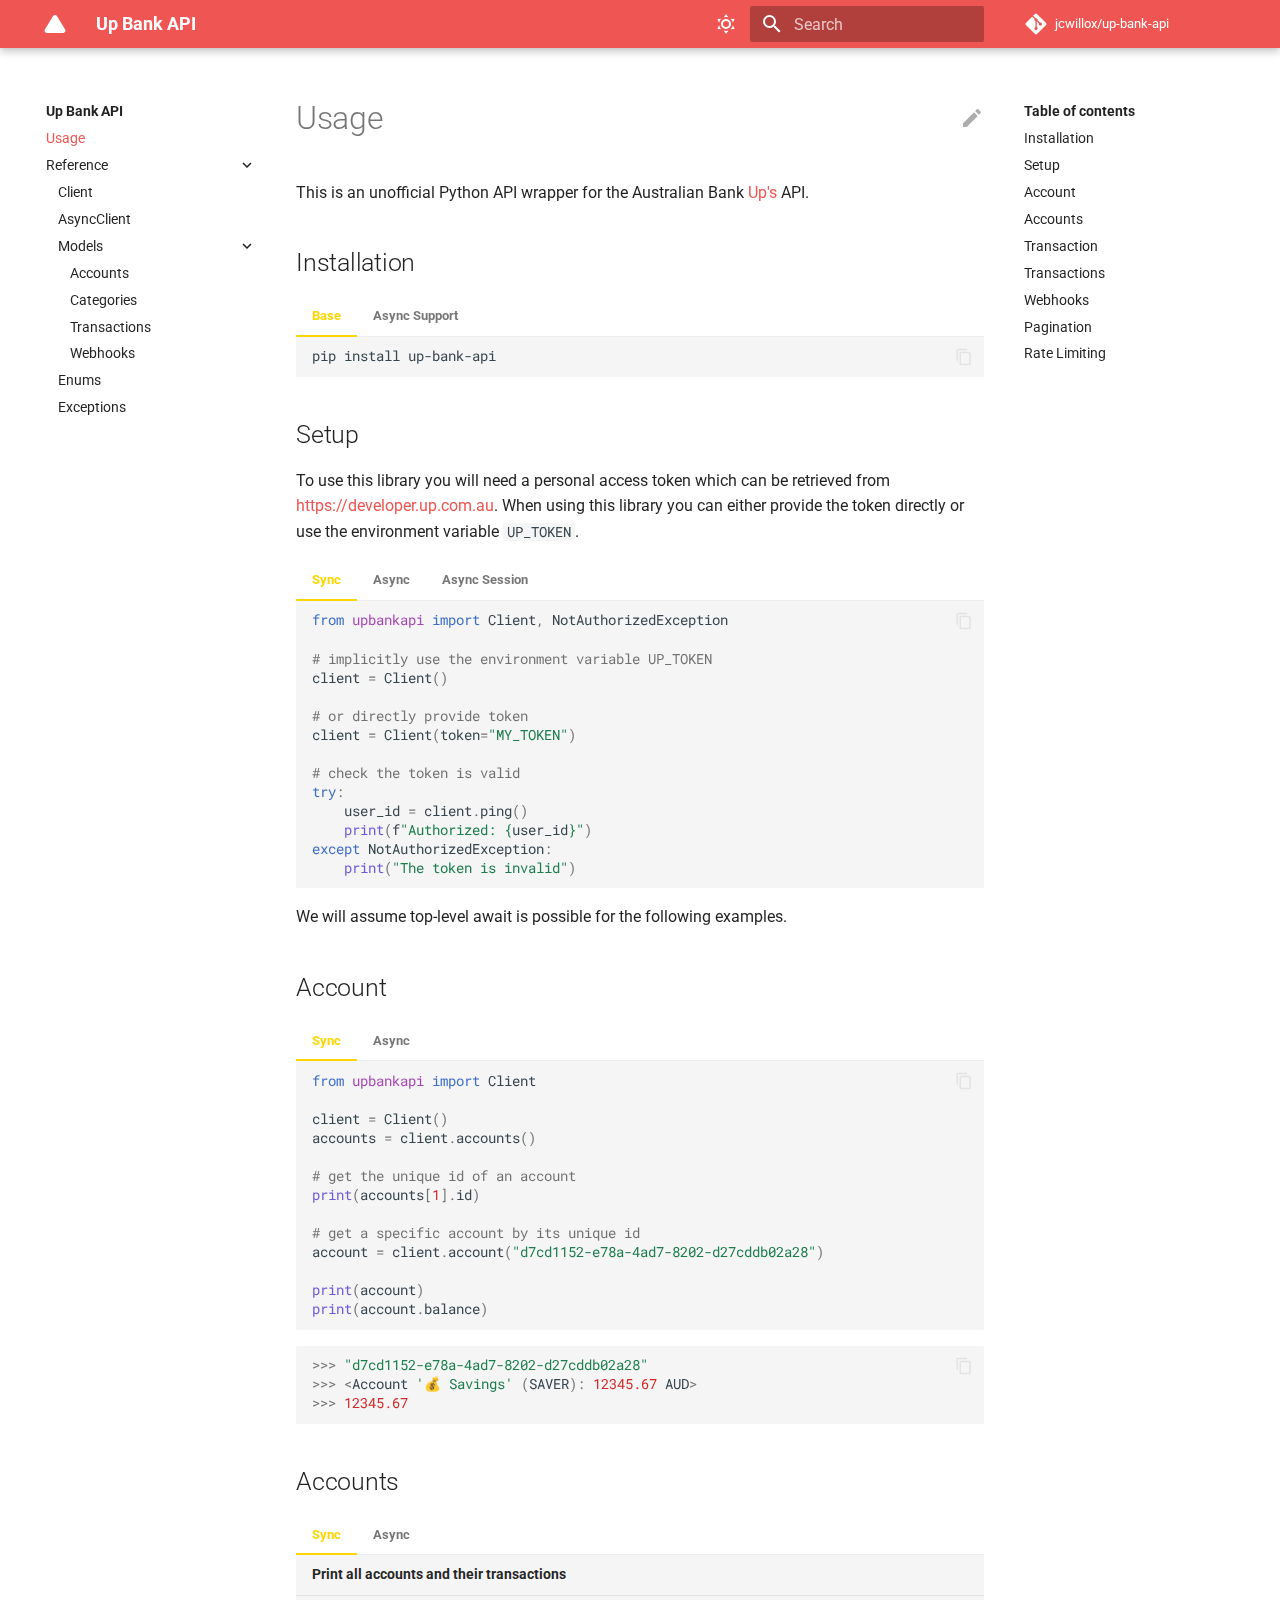
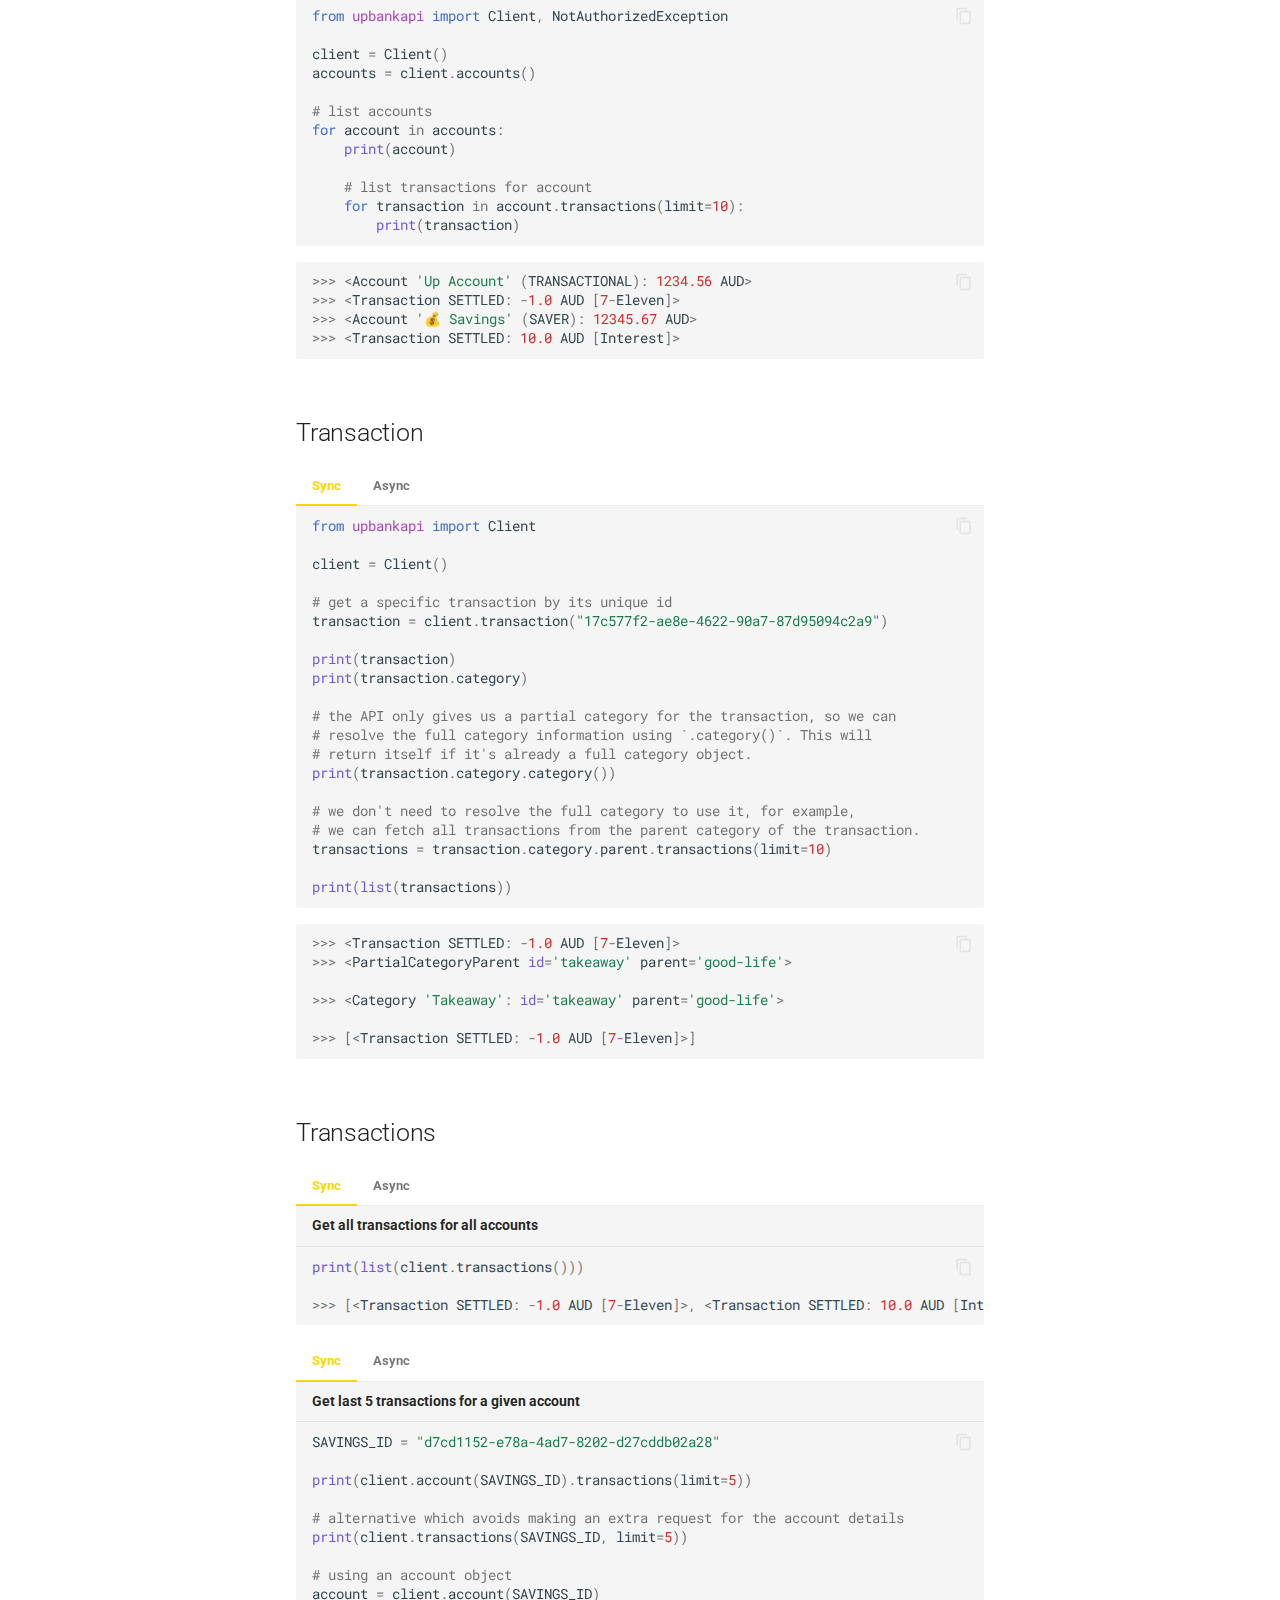
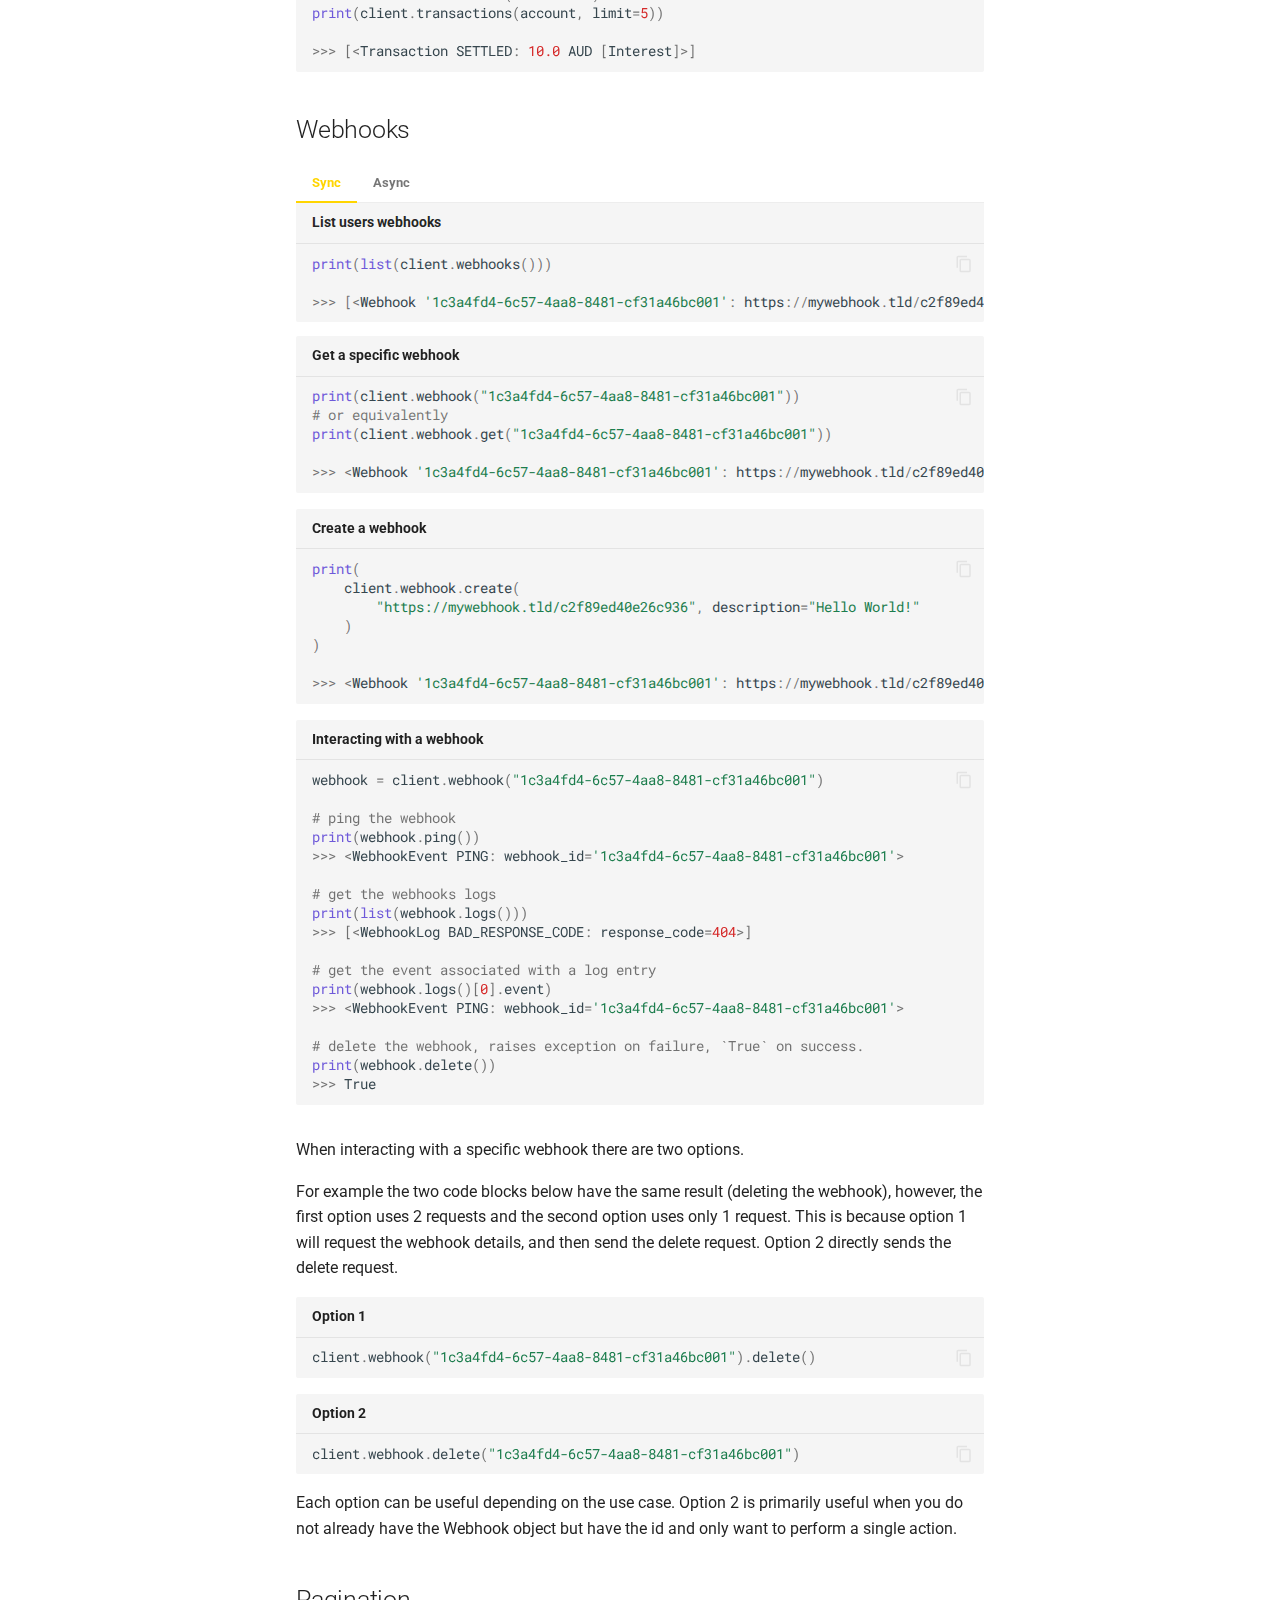
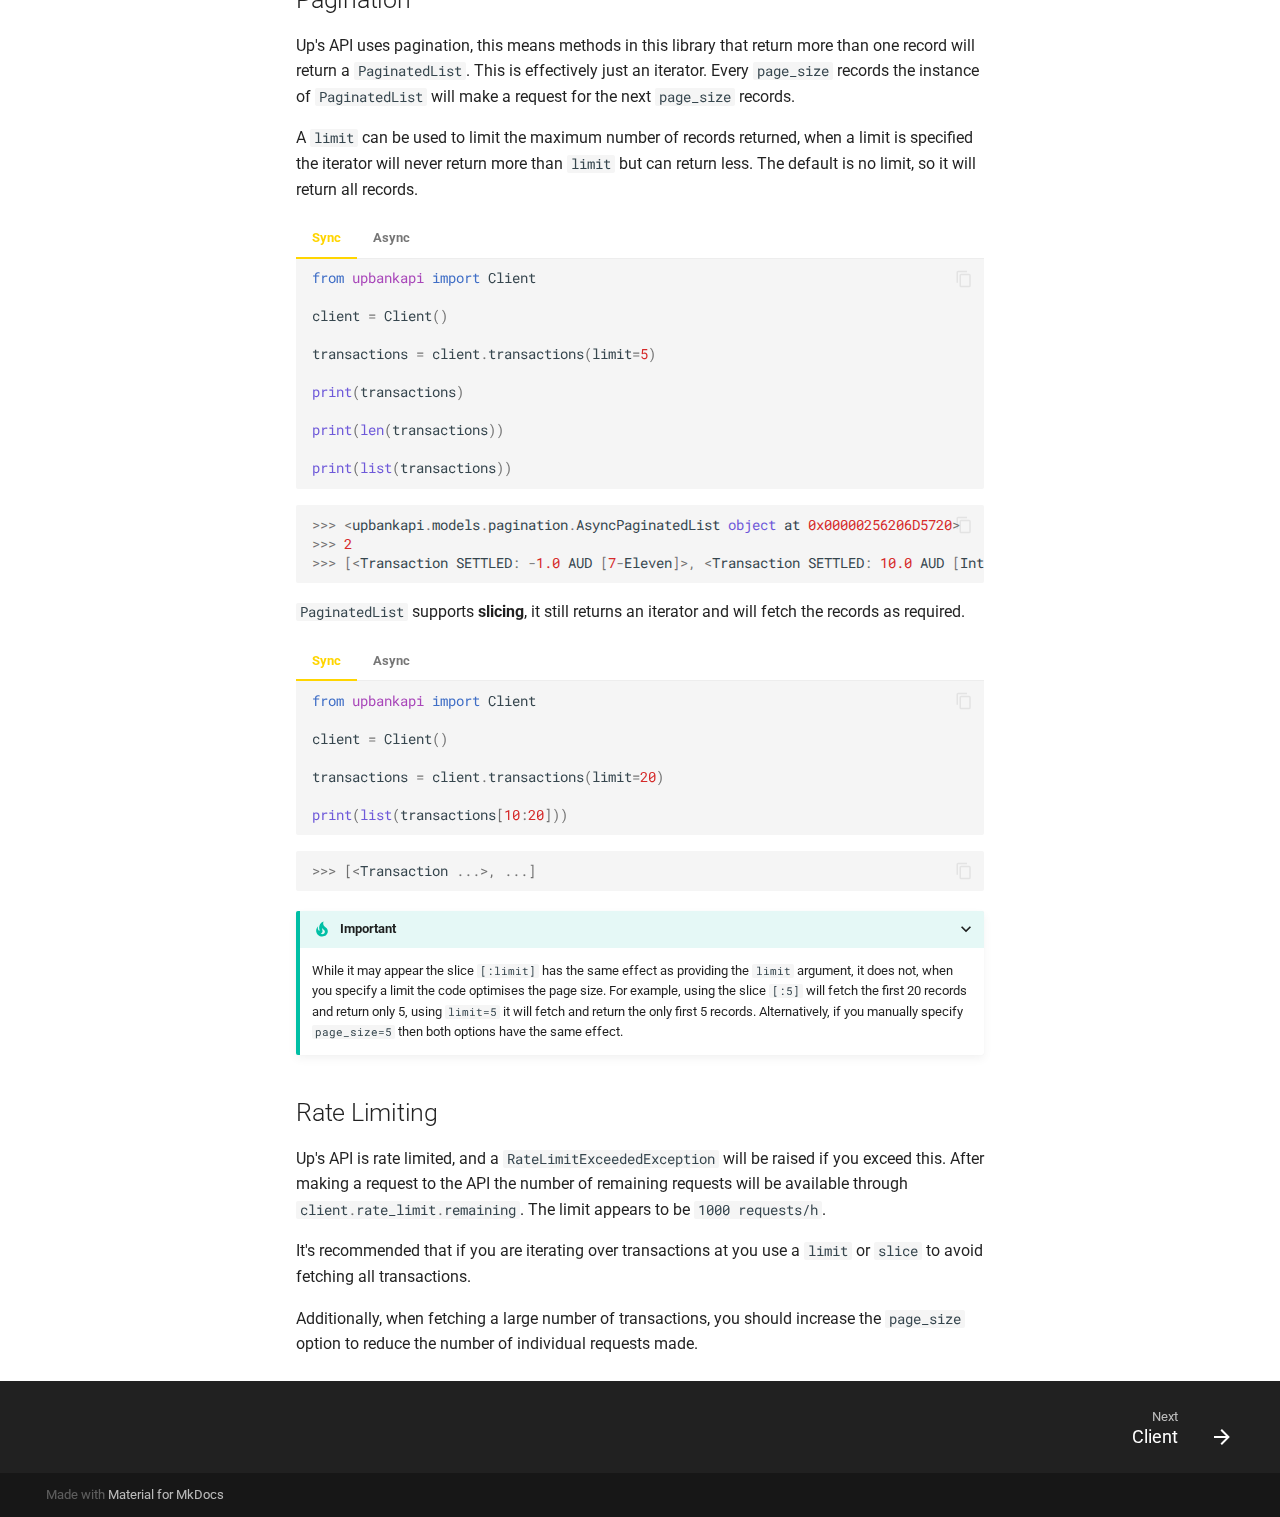
<file: index.html>
<!doctype html>
<html lang="en" class="no-js">
  <head>
    
      <meta charset="utf-8">
      <meta name="viewport" content="width=device-width,initial-scale=1">
      
        <meta name="description" content="💎 Fully typed Python client for (a)sync interaction with Up's banking API">
      
      
        <meta name="author" content="Joshua Cowie-Willox">
      
      
        <link rel="canonical" href="https://jcwillox.github.io/up-bank-api/">
      
      <link rel="icon" href="assets/images/favicon.png">
      <meta name="generator" content="mkdocs-1.3.1, mkdocs-material-8.5.3">
    
    
      
        <title>Up Bank API</title>
      
    
    
      <link rel="stylesheet" href="assets/stylesheets/main.7a952b86.min.css">
      
        
        <link rel="stylesheet" href="assets/stylesheets/palette.cbb835fc.min.css">
        
      
      

    
    
    
      
        
        
        <link rel="preconnect" href="https://fonts.gstatic.com" crossorigin>
        <link rel="stylesheet" href="https://fonts.googleapis.com/css?family=Roboto:300,300i,400,400i,700,700i%7CRoboto+Mono:400,400i,700,700i&display=fallback">
        <style>:root{--md-text-font:"Roboto";--md-code-font:"Roboto Mono"}</style>
      
    
    
      <link rel="stylesheet" href="assets/_mkdocstrings.css">
    
      <link rel="stylesheet" href="stylesheets/extra.css">
    
    <script>__md_scope=new URL(".",location),__md_hash=e=>[...e].reduce((e,_)=>(e<<5)-e+_.charCodeAt(0),0),__md_get=(e,_=localStorage,t=__md_scope)=>JSON.parse(_.getItem(t.pathname+"."+e)),__md_set=(e,_,t=localStorage,a=__md_scope)=>{try{t.setItem(a.pathname+"."+e,JSON.stringify(_))}catch(e){}}</script>
    
      

    
    
    
  </head>
  
  
    
    
      
    
    
    
    
    <body dir="ltr" data-md-color-scheme="default" data-md-color-primary="red" data-md-color-accent="yellow">
  
    
    
      <script>var palette=__md_get("__palette");if(palette&&"object"==typeof palette.color)for(var key of Object.keys(palette.color))document.body.setAttribute("data-md-color-"+key,palette.color[key])</script>
    
    <input class="md-toggle" data-md-toggle="drawer" type="checkbox" id="__drawer" autocomplete="off">
    <input class="md-toggle" data-md-toggle="search" type="checkbox" id="__search" autocomplete="off">
    <label class="md-overlay" for="__drawer"></label>
    <div data-md-component="skip">
      
        
        <a href="#usage" class="md-skip">
          Skip to content
        </a>
      
    </div>
    <div data-md-component="announce">
      
    </div>
    
    
      

<header class="md-header" data-md-component="header">
  <nav class="md-header__inner md-grid" aria-label="Header">
    <a href="." title="Up Bank API" class="md-header__button md-logo" aria-label="Up Bank API" data-md-component="logo">
      
  
  <svg xmlns="http://www.w3.org/2000/svg" viewBox="0 0 384 512"><!--! Font Awesome Free 6.2.0 by @fontawesome - https://fontawesome.com License - https://fontawesome.com/license/free (Icons: CC BY 4.0, Fonts: SIL OFL 1.1, Code: MIT License) Copyright 2022 Fonticons, Inc.--><path d="M73 39c-14.8-9.1-33.4-9.4-48.5-.9S0 62.6 0 80v352c0 17.4 9.4 33.4 24.5 41.9S58.2 482 73 473l288-176c14.3-8.7 23-24.2 23-41s-8.7-32.2-23-41L73 39z"/></svg>

    </a>
    <label class="md-header__button md-icon" for="__drawer">
      <svg xmlns="http://www.w3.org/2000/svg" viewBox="0 0 24 24"><path d="M3 6h18v2H3V6m0 5h18v2H3v-2m0 5h18v2H3v-2Z"/></svg>
    </label>
    <div class="md-header__title" data-md-component="header-title">
      <div class="md-header__ellipsis">
        <div class="md-header__topic">
          <span class="md-ellipsis">
            Up Bank API
          </span>
        </div>
        <div class="md-header__topic" data-md-component="header-topic">
          <span class="md-ellipsis">
            
              Usage
            
          </span>
        </div>
      </div>
    </div>
    
      <form class="md-header__option" data-md-component="palette">
        
          
          
          <input class="md-option" data-md-color-media="(prefers-color-scheme: light)" data-md-color-scheme="default" data-md-color-primary="red" data-md-color-accent="yellow"  aria-label="Switch to dark mode"  type="radio" name="__palette" id="__palette_1">
          
            <label class="md-header__button md-icon" title="Switch to dark mode" for="__palette_2" hidden>
              <svg xmlns="http://www.w3.org/2000/svg" viewBox="0 0 24 24"><path d="M12 7a5 5 0 0 1 5 5 5 5 0 0 1-5 5 5 5 0 0 1-5-5 5 5 0 0 1 5-5m0 2a3 3 0 0 0-3 3 3 3 0 0 0 3 3 3 3 0 0 0 3-3 3 3 0 0 0-3-3m0-7 2.39 3.42C13.65 5.15 12.84 5 12 5c-.84 0-1.65.15-2.39.42L12 2M3.34 7l4.16-.35A7.2 7.2 0 0 0 5.94 8.5c-.44.74-.69 1.5-.83 2.29L3.34 7m.02 10 1.76-3.77a7.131 7.131 0 0 0 2.38 4.14L3.36 17M20.65 7l-1.77 3.79a7.023 7.023 0 0 0-2.38-4.15l4.15.36m-.01 10-4.14.36c.59-.51 1.12-1.14 1.54-1.86.42-.73.69-1.5.83-2.29L20.64 17M12 22l-2.41-3.44c.74.27 1.55.44 2.41.44.82 0 1.63-.17 2.37-.44L12 22Z"/></svg>
            </label>
          
        
          
          
          <input class="md-option" data-md-color-media="(prefers-color-scheme: dark)" data-md-color-scheme="slate" data-md-color-primary="red" data-md-color-accent="yellow"  aria-label="Switch to light mode"  type="radio" name="__palette" id="__palette_2">
          
            <label class="md-header__button md-icon" title="Switch to light mode" for="__palette_1" hidden>
              <svg xmlns="http://www.w3.org/2000/svg" viewBox="0 0 24 24"><path d="m17.75 4.09-2.53 1.94.91 3.06-2.63-1.81-2.63 1.81.91-3.06-2.53-1.94L12.44 4l1.06-3 1.06 3 3.19.09m3.5 6.91-1.64 1.25.59 1.98-1.7-1.17-1.7 1.17.59-1.98L15.75 11l2.06-.05L18.5 9l.69 1.95 2.06.05m-2.28 4.95c.83-.08 1.72 1.1 1.19 1.85-.32.45-.66.87-1.08 1.27C15.17 23 8.84 23 4.94 19.07c-3.91-3.9-3.91-10.24 0-14.14.4-.4.82-.76 1.27-1.08.75-.53 1.93.36 1.85 1.19-.27 2.86.69 5.83 2.89 8.02a9.96 9.96 0 0 0 8.02 2.89m-1.64 2.02a12.08 12.08 0 0 1-7.8-3.47c-2.17-2.19-3.33-5-3.49-7.82-2.81 3.14-2.7 7.96.31 10.98 3.02 3.01 7.84 3.12 10.98.31Z"/></svg>
            </label>
          
        
      </form>
    
    
    
      <label class="md-header__button md-icon" for="__search">
        <svg xmlns="http://www.w3.org/2000/svg" viewBox="0 0 24 24"><path d="M9.5 3A6.5 6.5 0 0 1 16 9.5c0 1.61-.59 3.09-1.56 4.23l.27.27h.79l5 5-1.5 1.5-5-5v-.79l-.27-.27A6.516 6.516 0 0 1 9.5 16 6.5 6.5 0 0 1 3 9.5 6.5 6.5 0 0 1 9.5 3m0 2C7 5 5 7 5 9.5S7 14 9.5 14 14 12 14 9.5 12 5 9.5 5Z"/></svg>
      </label>
      <div class="md-search" data-md-component="search" role="dialog">
  <label class="md-search__overlay" for="__search"></label>
  <div class="md-search__inner" role="search">
    <form class="md-search__form" name="search">
      <input type="text" class="md-search__input" name="query" aria-label="Search" placeholder="Search" autocapitalize="off" autocorrect="off" autocomplete="off" spellcheck="false" data-md-component="search-query" required>
      <label class="md-search__icon md-icon" for="__search">
        <svg xmlns="http://www.w3.org/2000/svg" viewBox="0 0 24 24"><path d="M9.5 3A6.5 6.5 0 0 1 16 9.5c0 1.61-.59 3.09-1.56 4.23l.27.27h.79l5 5-1.5 1.5-5-5v-.79l-.27-.27A6.516 6.516 0 0 1 9.5 16 6.5 6.5 0 0 1 3 9.5 6.5 6.5 0 0 1 9.5 3m0 2C7 5 5 7 5 9.5S7 14 9.5 14 14 12 14 9.5 12 5 9.5 5Z"/></svg>
        <svg xmlns="http://www.w3.org/2000/svg" viewBox="0 0 24 24"><path d="M20 11v2H8l5.5 5.5-1.42 1.42L4.16 12l7.92-7.92L13.5 5.5 8 11h12Z"/></svg>
      </label>
      <nav class="md-search__options" aria-label="Search">
        
        <button type="reset" class="md-search__icon md-icon" title="Clear" aria-label="Clear" tabindex="-1">
          <svg xmlns="http://www.w3.org/2000/svg" viewBox="0 0 24 24"><path d="M19 6.41 17.59 5 12 10.59 6.41 5 5 6.41 10.59 12 5 17.59 6.41 19 12 13.41 17.59 19 19 17.59 13.41 12 19 6.41Z"/></svg>
        </button>
      </nav>
      
    </form>
    <div class="md-search__output">
      <div class="md-search__scrollwrap" data-md-scrollfix>
        <div class="md-search-result" data-md-component="search-result">
          <div class="md-search-result__meta">
            Initializing search
          </div>
          <ol class="md-search-result__list"></ol>
        </div>
      </div>
    </div>
  </div>
</div>
    
    
      <div class="md-header__source">
        <a href="https://github.com/jcwillox/up-bank-api" title="Go to repository" class="md-source" data-md-component="source">
  <div class="md-source__icon md-icon">
    
    <svg xmlns="http://www.w3.org/2000/svg" viewBox="0 0 448 512"><!--! Font Awesome Free 6.2.0 by @fontawesome - https://fontawesome.com License - https://fontawesome.com/license/free (Icons: CC BY 4.0, Fonts: SIL OFL 1.1, Code: MIT License) Copyright 2022 Fonticons, Inc.--><path d="M439.55 236.05 244 40.45a28.87 28.87 0 0 0-40.81 0l-40.66 40.63 51.52 51.52c27.06-9.14 52.68 16.77 43.39 43.68l49.66 49.66c34.23-11.8 61.18 31 35.47 56.69-26.49 26.49-70.21-2.87-56-37.34L240.22 199v121.85c25.3 12.54 22.26 41.85 9.08 55a34.34 34.34 0 0 1-48.55 0c-17.57-17.6-11.07-46.91 11.25-56v-123c-20.8-8.51-24.6-30.74-18.64-45L142.57 101 8.45 235.14a28.86 28.86 0 0 0 0 40.81l195.61 195.6a28.86 28.86 0 0 0 40.8 0l194.69-194.69a28.86 28.86 0 0 0 0-40.81z"/></svg>
  </div>
  <div class="md-source__repository">
    jcwillox/up-bank-api
  </div>
</a>
      </div>
    
  </nav>
  
</header>
    
    <div class="md-container" data-md-component="container">
      
      
        
          
        
      
      <main class="md-main" data-md-component="main">
        <div class="md-main__inner md-grid">
          
            
              
              <div class="md-sidebar md-sidebar--primary" data-md-component="sidebar" data-md-type="navigation" >
                <div class="md-sidebar__scrollwrap">
                  <div class="md-sidebar__inner">
                    


<nav class="md-nav md-nav--primary" aria-label="Navigation" data-md-level="0">
  <label class="md-nav__title" for="__drawer">
    <a href="." title="Up Bank API" class="md-nav__button md-logo" aria-label="Up Bank API" data-md-component="logo">
      
  
  <svg xmlns="http://www.w3.org/2000/svg" viewBox="0 0 384 512"><!--! Font Awesome Free 6.2.0 by @fontawesome - https://fontawesome.com License - https://fontawesome.com/license/free (Icons: CC BY 4.0, Fonts: SIL OFL 1.1, Code: MIT License) Copyright 2022 Fonticons, Inc.--><path d="M73 39c-14.8-9.1-33.4-9.4-48.5-.9S0 62.6 0 80v352c0 17.4 9.4 33.4 24.5 41.9S58.2 482 73 473l288-176c14.3-8.7 23-24.2 23-41s-8.7-32.2-23-41L73 39z"/></svg>

    </a>
    Up Bank API
  </label>
  
    <div class="md-nav__source">
      <a href="https://github.com/jcwillox/up-bank-api" title="Go to repository" class="md-source" data-md-component="source">
  <div class="md-source__icon md-icon">
    
    <svg xmlns="http://www.w3.org/2000/svg" viewBox="0 0 448 512"><!--! Font Awesome Free 6.2.0 by @fontawesome - https://fontawesome.com License - https://fontawesome.com/license/free (Icons: CC BY 4.0, Fonts: SIL OFL 1.1, Code: MIT License) Copyright 2022 Fonticons, Inc.--><path d="M439.55 236.05 244 40.45a28.87 28.87 0 0 0-40.81 0l-40.66 40.63 51.52 51.52c27.06-9.14 52.68 16.77 43.39 43.68l49.66 49.66c34.23-11.8 61.18 31 35.47 56.69-26.49 26.49-70.21-2.87-56-37.34L240.22 199v121.85c25.3 12.54 22.26 41.85 9.08 55a34.34 34.34 0 0 1-48.55 0c-17.57-17.6-11.07-46.91 11.25-56v-123c-20.8-8.51-24.6-30.74-18.64-45L142.57 101 8.45 235.14a28.86 28.86 0 0 0 0 40.81l195.61 195.6a28.86 28.86 0 0 0 40.8 0l194.69-194.69a28.86 28.86 0 0 0 0-40.81z"/></svg>
  </div>
  <div class="md-source__repository">
    jcwillox/up-bank-api
  </div>
</a>
    </div>
  
  <ul class="md-nav__list" data-md-scrollfix>
    
      
      
      

  
  
    
  
  
    <li class="md-nav__item md-nav__item--active">
      
      <input class="md-nav__toggle md-toggle" data-md-toggle="toc" type="checkbox" id="__toc">
      
      
        
      
      
        <label class="md-nav__link md-nav__link--active" for="__toc">
          Usage
          <span class="md-nav__icon md-icon"></span>
        </label>
      
      <a href="." class="md-nav__link md-nav__link--active">
        Usage
      </a>
      
        

<nav class="md-nav md-nav--secondary" aria-label="Table of contents">
  
  
  
    
  
  
    <label class="md-nav__title" for="__toc">
      <span class="md-nav__icon md-icon"></span>
      Table of contents
    </label>
    <ul class="md-nav__list" data-md-component="toc" data-md-scrollfix>
      
        <li class="md-nav__item">
  <a href="#installation" class="md-nav__link">
    Installation
  </a>
  
</li>
      
        <li class="md-nav__item">
  <a href="#setup" class="md-nav__link">
    Setup
  </a>
  
</li>
      
        <li class="md-nav__item">
  <a href="#account" class="md-nav__link">
    Account
  </a>
  
</li>
      
        <li class="md-nav__item">
  <a href="#accounts" class="md-nav__link">
    Accounts
  </a>
  
</li>
      
        <li class="md-nav__item">
  <a href="#transaction" class="md-nav__link">
    Transaction
  </a>
  
</li>
      
        <li class="md-nav__item">
  <a href="#transactions" class="md-nav__link">
    Transactions
  </a>
  
</li>
      
        <li class="md-nav__item">
  <a href="#webhooks" class="md-nav__link">
    Webhooks
  </a>
  
</li>
      
        <li class="md-nav__item">
  <a href="#pagination" class="md-nav__link">
    Pagination
  </a>
  
</li>
      
        <li class="md-nav__item">
  <a href="#rate-limiting" class="md-nav__link">
    Rate Limiting
  </a>
  
</li>
      
    </ul>
  
</nav>
      
    </li>
  

    
      
      
      

  
  
  
    
    <li class="md-nav__item md-nav__item--nested">
      
      
        <input class="md-nav__toggle md-toggle md-toggle--indeterminate" data-md-toggle="__nav_2" type="checkbox" id="__nav_2" checked>
      
      
      
      
        <label class="md-nav__link" for="__nav_2">
          Reference
          <span class="md-nav__icon md-icon"></span>
        </label>
      
      <nav class="md-nav" aria-label="Reference" data-md-level="1">
        <label class="md-nav__title" for="__nav_2">
          <span class="md-nav__icon md-icon"></span>
          Reference
        </label>
        <ul class="md-nav__list" data-md-scrollfix>
          
            
              
  
  
  
    <li class="md-nav__item">
      <a href="reference/client/" class="md-nav__link">
        Client
      </a>
    </li>
  

            
          
            
              
  
  
  
    <li class="md-nav__item">
      <a href="reference/async_client/" class="md-nav__link">
        AsyncClient
      </a>
    </li>
  

            
          
            
              
  
  
  
    
    <li class="md-nav__item md-nav__item--nested">
      
      
        <input class="md-nav__toggle md-toggle md-toggle--indeterminate" data-md-toggle="__nav_2_3" type="checkbox" id="__nav_2_3" checked>
      
      
      
      
        <label class="md-nav__link" for="__nav_2_3">
          Models
          <span class="md-nav__icon md-icon"></span>
        </label>
      
      <nav class="md-nav" aria-label="Models" data-md-level="2">
        <label class="md-nav__title" for="__nav_2_3">
          <span class="md-nav__icon md-icon"></span>
          Models
        </label>
        <ul class="md-nav__list" data-md-scrollfix>
          
            
              
  
  
  
    <li class="md-nav__item">
      <a href="reference/models/accounts/" class="md-nav__link">
        Accounts
      </a>
    </li>
  

            
          
            
              
  
  
  
    <li class="md-nav__item">
      <a href="reference/models/categories/" class="md-nav__link">
        Categories
      </a>
    </li>
  

            
          
            
              
  
  
  
    <li class="md-nav__item">
      <a href="reference/models/transactions/" class="md-nav__link">
        Transactions
      </a>
    </li>
  

            
          
            
              
  
  
  
    <li class="md-nav__item">
      <a href="reference/models/webhooks/" class="md-nav__link">
        Webhooks
      </a>
    </li>
  

            
          
        </ul>
      </nav>
    </li>
  

            
          
            
              
  
  
  
    <li class="md-nav__item">
      <a href="reference/enums/" class="md-nav__link">
        Enums
      </a>
    </li>
  

            
          
            
              
  
  
  
    <li class="md-nav__item">
      <a href="reference/exceptions/" class="md-nav__link">
        Exceptions
      </a>
    </li>
  

            
          
        </ul>
      </nav>
    </li>
  

    
  </ul>
</nav>
                  </div>
                </div>
              </div>
            
            
              
              <div class="md-sidebar md-sidebar--secondary" data-md-component="sidebar" data-md-type="toc" >
                <div class="md-sidebar__scrollwrap">
                  <div class="md-sidebar__inner">
                    

<nav class="md-nav md-nav--secondary" aria-label="Table of contents">
  
  
  
    
  
  
    <label class="md-nav__title" for="__toc">
      <span class="md-nav__icon md-icon"></span>
      Table of contents
    </label>
    <ul class="md-nav__list" data-md-component="toc" data-md-scrollfix>
      
        <li class="md-nav__item">
  <a href="#installation" class="md-nav__link">
    Installation
  </a>
  
</li>
      
        <li class="md-nav__item">
  <a href="#setup" class="md-nav__link">
    Setup
  </a>
  
</li>
      
        <li class="md-nav__item">
  <a href="#account" class="md-nav__link">
    Account
  </a>
  
</li>
      
        <li class="md-nav__item">
  <a href="#accounts" class="md-nav__link">
    Accounts
  </a>
  
</li>
      
        <li class="md-nav__item">
  <a href="#transaction" class="md-nav__link">
    Transaction
  </a>
  
</li>
      
        <li class="md-nav__item">
  <a href="#transactions" class="md-nav__link">
    Transactions
  </a>
  
</li>
      
        <li class="md-nav__item">
  <a href="#webhooks" class="md-nav__link">
    Webhooks
  </a>
  
</li>
      
        <li class="md-nav__item">
  <a href="#pagination" class="md-nav__link">
    Pagination
  </a>
  
</li>
      
        <li class="md-nav__item">
  <a href="#rate-limiting" class="md-nav__link">
    Rate Limiting
  </a>
  
</li>
      
    </ul>
  
</nav>
                  </div>
                </div>
              </div>
            
          
          
            <div class="md-content" data-md-component="content">
              <article class="md-content__inner md-typeset">
                
                  

  <a href="https://github.com/jcwillox/up-bank-api/edit/main/docs/index.md" title="Edit this page" class="md-content__button md-icon">
    
    <svg xmlns="http://www.w3.org/2000/svg" viewBox="0 0 24 24"><path d="M20.71 7.04c.39-.39.39-1.04 0-1.41l-2.34-2.34c-.37-.39-1.02-.39-1.41 0l-1.84 1.83 3.75 3.75M3 17.25V21h3.75L17.81 9.93l-3.75-3.75L3 17.25Z"/></svg>
  </a>


<h1 id="usage">Usage<a class="headerlink" href="#usage" title="Permanent link">#</a></h1>
<p>This is an unofficial Python API wrapper for the Australian Bank <a href="https://up.com.au/">Up's</a> API.</p>
<h2 id="installation">Installation<a class="headerlink" href="#installation" title="Permanent link">#</a></h2>
<div class="tabbed-set tabbed-alternate" data-tabs="1:2"><input checked="checked" id="__tabbed_1_1" name="__tabbed_1" type="radio" /><input id="__tabbed_1_2" name="__tabbed_1" type="radio" /><div class="tabbed-labels"><label for="__tabbed_1_1">Base</label><label for="__tabbed_1_2">Async Support</label></div>
<div class="tabbed-content">
<div class="tabbed-block">
<div class="highlight"><pre><span></span><code>pip install up-bank-api
</code></pre></div>
</div>
<div class="tabbed-block">
<div class="highlight"><pre><span></span><code>pip install up-bank-api<span class="o">[</span>async<span class="o">]</span>
</code></pre></div>
</div>
</div>
</div>
<h2 id="setup">Setup<a class="headerlink" href="#setup" title="Permanent link">#</a></h2>
<p>To use this library you will need a personal access token which can be retrieved from <a href="https://developer.up.com.au">https://developer.up.com.au</a>. When using this library you can either provide the token directly or use the environment variable <code>UP_TOKEN</code>.</p>
<div class="tabbed-set tabbed-alternate" data-tabs="2:3"><input checked="checked" id="__tabbed_2_1" name="__tabbed_2" type="radio" /><input id="__tabbed_2_2" name="__tabbed_2" type="radio" /><input id="__tabbed_2_3" name="__tabbed_2" type="radio" /><div class="tabbed-labels"><label for="__tabbed_2_1">Sync</label><label for="__tabbed_2_2">Async</label><label for="__tabbed_2_3">Async Session</label></div>
<div class="tabbed-content">
<div class="tabbed-block">
<div class="highlight"><pre><span></span><code><span class="kn">from</span> <span class="nn">upbankapi</span> <span class="kn">import</span> <span class="n">Client</span><span class="p">,</span> <span class="n">NotAuthorizedException</span>

<span class="c1"># implicitly use the environment variable UP_TOKEN</span>
<span class="n">client</span> <span class="o">=</span> <span class="n">Client</span><span class="p">()</span>

<span class="c1"># or directly provide token</span>
<span class="n">client</span> <span class="o">=</span> <span class="n">Client</span><span class="p">(</span><span class="n">token</span><span class="o">=</span><span class="s2">&quot;MY_TOKEN&quot;</span><span class="p">)</span>

<span class="c1"># check the token is valid</span>
<span class="k">try</span><span class="p">:</span>
    <span class="n">user_id</span> <span class="o">=</span> <span class="n">client</span><span class="o">.</span><span class="n">ping</span><span class="p">()</span>
    <span class="nb">print</span><span class="p">(</span><span class="sa">f</span><span class="s2">&quot;Authorized: </span><span class="si">{</span><span class="n">user_id</span><span class="si">}</span><span class="s2">&quot;</span><span class="p">)</span>
<span class="k">except</span> <span class="n">NotAuthorizedException</span><span class="p">:</span>
    <span class="nb">print</span><span class="p">(</span><span class="s2">&quot;The token is invalid&quot;</span><span class="p">)</span>
</code></pre></div>
</div>
<div class="tabbed-block">
<div class="highlight"><pre><span></span><code><span class="kn">import</span> <span class="nn">asyncio</span>
<span class="kn">from</span> <span class="nn">upbankapi</span> <span class="kn">import</span> <span class="n">AsyncClient</span><span class="p">,</span> <span class="n">NotAuthorizedException</span>

<span class="k">async</span> <span class="k">def</span> <span class="nf">main</span><span class="p">():</span>
    <span class="c1"># implicitly use the environment variable UP_TOKEN</span>
    <span class="n">client</span> <span class="o">=</span> <span class="n">AsyncClient</span><span class="p">()</span>

    <span class="c1"># or directly provide token</span>
    <span class="n">client</span> <span class="o">=</span> <span class="n">AsyncClient</span><span class="p">(</span><span class="n">token</span><span class="o">=</span><span class="s2">&quot;MY_TOKEN&quot;</span><span class="p">)</span>

    <span class="c1"># use a context manager to automatically close the aiohttp session</span>
    <span class="k">async</span> <span class="k">with</span> <span class="n">AsyncClient</span><span class="p">()</span> <span class="k">as</span> <span class="n">client</span><span class="p">:</span>
        <span class="k">try</span><span class="p">:</span>
            <span class="n">user_id</span> <span class="o">=</span> <span class="k">await</span> <span class="n">client</span><span class="o">.</span><span class="n">ping</span><span class="p">()</span>
            <span class="nb">print</span><span class="p">(</span><span class="sa">f</span><span class="s2">&quot;Authorized: </span><span class="si">{</span><span class="n">user_id</span><span class="si">}</span><span class="s2">&quot;</span><span class="p">)</span>
        <span class="k">except</span> <span class="n">NotAuthorizedException</span><span class="p">:</span>
            <span class="nb">print</span><span class="p">(</span><span class="s2">&quot;The token is invalid&quot;</span><span class="p">)</span>

<span class="k">if</span> <span class="vm">__name__</span> <span class="o">==</span> <span class="s2">&quot;__main__&quot;</span><span class="p">:</span>
    <span class="n">asyncio</span><span class="o">.</span><span class="n">run</span><span class="p">(</span><span class="n">main</span><span class="p">())</span>
</code></pre></div>
</div>
<div class="tabbed-block">
<div class="highlight"><pre><span></span><code><span class="kn">import</span> <span class="nn">asyncio</span>
<span class="kn">import</span> <span class="nn">aiohttp</span>
<span class="kn">from</span> <span class="nn">upbankapi</span> <span class="kn">import</span> <span class="n">AsyncClient</span><span class="p">,</span> <span class="n">NotAuthorizedException</span>

<span class="k">async</span> <span class="k">def</span> <span class="nf">main</span><span class="p">():</span>
    <span class="c1"># use a context manager to automatically close the aiohttp session</span>
    <span class="k">async</span> <span class="k">with</span> <span class="n">aiohttp</span><span class="o">.</span><span class="n">ClientSession</span><span class="p">()</span> <span class="k">as</span> <span class="n">session</span><span class="p">:</span>
        <span class="c1"># implicitly use the environment variable UP_TOKEN</span>
        <span class="n">client</span> <span class="o">=</span> <span class="n">AsyncClient</span><span class="p">(</span><span class="n">session</span><span class="o">=</span><span class="n">session</span><span class="p">)</span>

        <span class="c1"># or directly provide token</span>
        <span class="n">client</span> <span class="o">=</span> <span class="n">AsyncClient</span><span class="p">(</span><span class="n">token</span><span class="o">=</span><span class="s2">&quot;MY_TOKEN&quot;</span><span class="p">,</span> <span class="n">session</span><span class="o">=</span><span class="n">session</span><span class="p">)</span>

        <span class="k">try</span><span class="p">:</span>
            <span class="n">user_id</span> <span class="o">=</span> <span class="k">await</span> <span class="n">client</span><span class="o">.</span><span class="n">ping</span><span class="p">()</span>
            <span class="nb">print</span><span class="p">(</span><span class="sa">f</span><span class="s2">&quot;Authorized: </span><span class="si">{</span><span class="n">user_id</span><span class="si">}</span><span class="s2">&quot;</span><span class="p">)</span>
        <span class="k">except</span> <span class="n">NotAuthorizedException</span><span class="p">:</span>
            <span class="nb">print</span><span class="p">(</span><span class="s2">&quot;The token is invalid&quot;</span><span class="p">)</span>

<span class="k">if</span> <span class="vm">__name__</span> <span class="o">==</span> <span class="s2">&quot;__main__&quot;</span><span class="p">:</span>
    <span class="n">asyncio</span><span class="o">.</span><span class="n">run</span><span class="p">(</span><span class="n">main</span><span class="p">())</span>
</code></pre></div>
</div>
</div>
</div>
<p>We will assume top-level await is possible for the following examples.</p>
<h2 id="account">Account<a class="headerlink" href="#account" title="Permanent link">#</a></h2>
<div class="tabbed-set tabbed-alternate" data-tabs="3:2"><input checked="checked" id="__tabbed_3_1" name="__tabbed_3" type="radio" /><input id="__tabbed_3_2" name="__tabbed_3" type="radio" /><div class="tabbed-labels"><label for="__tabbed_3_1">Sync</label><label for="__tabbed_3_2">Async</label></div>
<div class="tabbed-content">
<div class="tabbed-block">
<div class="highlight"><pre><span></span><code><span class="kn">from</span> <span class="nn">upbankapi</span> <span class="kn">import</span> <span class="n">Client</span>

<span class="n">client</span> <span class="o">=</span> <span class="n">Client</span><span class="p">()</span>
<span class="n">accounts</span> <span class="o">=</span> <span class="n">client</span><span class="o">.</span><span class="n">accounts</span><span class="p">()</span>

<span class="c1"># get the unique id of an account</span>
<span class="nb">print</span><span class="p">(</span><span class="n">accounts</span><span class="p">[</span><span class="mi">1</span><span class="p">]</span><span class="o">.</span><span class="n">id</span><span class="p">)</span>

<span class="c1"># get a specific account by its unique id</span>
<span class="n">account</span> <span class="o">=</span> <span class="n">client</span><span class="o">.</span><span class="n">account</span><span class="p">(</span><span class="s2">&quot;d7cd1152-e78a-4ad7-8202-d27cddb02a28&quot;</span><span class="p">)</span>

<span class="nb">print</span><span class="p">(</span><span class="n">account</span><span class="p">)</span>
<span class="nb">print</span><span class="p">(</span><span class="n">account</span><span class="o">.</span><span class="n">balance</span><span class="p">)</span>
</code></pre></div>
</div>
<div class="tabbed-block">
<div class="highlight"><pre><span></span><code><span class="kn">from</span> <span class="nn">upbankapi</span> <span class="kn">import</span> <span class="n">AsyncClient</span>

<span class="n">client</span> <span class="o">=</span> <span class="n">AsyncClient</span><span class="p">()</span>
<span class="n">accounts</span> <span class="o">=</span> <span class="k">await</span> <span class="n">client</span><span class="o">.</span><span class="n">accounts</span><span class="p">()</span>

<span class="c1"># get the unique id of an account</span>
<span class="c1"># this is an async paginated list so we must use `await` to get an item</span>
<span class="c1"># as it may need to make a request to fetch additional content.</span>
<span class="nb">print</span><span class="p">((</span><span class="k">await</span> <span class="n">accounts</span><span class="p">[</span><span class="mi">1</span><span class="p">])</span><span class="o">.</span><span class="n">id</span><span class="p">)</span>

<span class="c1"># get a specific account by its unique id</span>
<span class="n">account</span> <span class="o">=</span> <span class="k">await</span> <span class="n">client</span><span class="o">.</span><span class="n">account</span><span class="p">(</span><span class="s2">&quot;d7cd1152-e78a-4ad7-8202-d27cddb02a28&quot;</span><span class="p">)</span>

<span class="nb">print</span><span class="p">(</span><span class="n">account</span><span class="p">)</span>
<span class="nb">print</span><span class="p">(</span><span class="n">account</span><span class="o">.</span><span class="n">balance</span><span class="p">)</span>
</code></pre></div>
</div>
</div>
</div>
<div class="highlight"><pre><span></span><code><span class="o">&gt;&gt;&gt;</span> <span class="s2">&quot;d7cd1152-e78a-4ad7-8202-d27cddb02a28&quot;</span>
<span class="o">&gt;&gt;&gt;</span> <span class="o">&lt;</span><span class="n">Account</span> <span class="s1">&#39;💰 Savings&#39;</span> <span class="p">(</span><span class="n">SAVER</span><span class="p">):</span> <span class="mf">12345.67</span> <span class="n">AUD</span><span class="o">&gt;</span>
<span class="o">&gt;&gt;&gt;</span> <span class="mf">12345.67</span>
</code></pre></div>
<h2 id="accounts">Accounts<a class="headerlink" href="#accounts" title="Permanent link">#</a></h2>
<div class="tabbed-set tabbed-alternate" data-tabs="4:2"><input checked="checked" id="__tabbed_4_1" name="__tabbed_4" type="radio" /><input id="__tabbed_4_2" name="__tabbed_4" type="radio" /><div class="tabbed-labels"><label for="__tabbed_4_1">Sync</label><label for="__tabbed_4_2">Async</label></div>
<div class="tabbed-content">
<div class="tabbed-block">
<div class="highlight"><span class="filename">Print all accounts and their transactions</span><pre><span></span><code><span class="kn">from</span> <span class="nn">upbankapi</span> <span class="kn">import</span> <span class="n">Client</span><span class="p">,</span> <span class="n">NotAuthorizedException</span>

<span class="n">client</span> <span class="o">=</span> <span class="n">Client</span><span class="p">()</span>
<span class="n">accounts</span> <span class="o">=</span> <span class="n">client</span><span class="o">.</span><span class="n">accounts</span><span class="p">()</span>

<span class="c1"># list accounts</span>
<span class="k">for</span> <span class="n">account</span> <span class="ow">in</span> <span class="n">accounts</span><span class="p">:</span>
    <span class="nb">print</span><span class="p">(</span><span class="n">account</span><span class="p">)</span>

    <span class="c1"># list transactions for account</span>
    <span class="k">for</span> <span class="n">transaction</span> <span class="ow">in</span> <span class="n">account</span><span class="o">.</span><span class="n">transactions</span><span class="p">(</span><span class="n">limit</span><span class="o">=</span><span class="mi">10</span><span class="p">):</span>
        <span class="nb">print</span><span class="p">(</span><span class="n">transaction</span><span class="p">)</span>
</code></pre></div>
<div class="highlight"><pre><span></span><code><span class="o">&gt;&gt;&gt;</span> <span class="o">&lt;</span><span class="n">Account</span> <span class="s1">&#39;Up Account&#39;</span> <span class="p">(</span><span class="n">TRANSACTIONAL</span><span class="p">):</span> <span class="mf">1234.56</span> <span class="n">AUD</span><span class="o">&gt;</span>
<span class="o">&gt;&gt;&gt;</span> <span class="o">&lt;</span><span class="n">Transaction</span> <span class="n">SETTLED</span><span class="p">:</span> <span class="o">-</span><span class="mf">1.0</span> <span class="n">AUD</span> <span class="p">[</span><span class="mi">7</span><span class="o">-</span><span class="n">Eleven</span><span class="p">]</span><span class="o">&gt;</span>
<span class="o">&gt;&gt;&gt;</span> <span class="o">&lt;</span><span class="n">Account</span> <span class="s1">&#39;💰 Savings&#39;</span> <span class="p">(</span><span class="n">SAVER</span><span class="p">):</span> <span class="mf">12345.67</span> <span class="n">AUD</span><span class="o">&gt;</span>
<span class="o">&gt;&gt;&gt;</span> <span class="o">&lt;</span><span class="n">Transaction</span> <span class="n">SETTLED</span><span class="p">:</span> <span class="mf">10.0</span> <span class="n">AUD</span> <span class="p">[</span><span class="n">Interest</span><span class="p">]</span><span class="o">&gt;</span>
</code></pre></div>
</div>
<div class="tabbed-block">
<div class="highlight"><span class="filename">Print all accounts and their transactions</span><pre><span></span><code><span class="kn">from</span> <span class="nn">upbankapi</span> <span class="kn">import</span> <span class="n">AsyncClient</span><span class="p">,</span> <span class="n">NotAuthorizedException</span>

<span class="n">client</span> <span class="o">=</span> <span class="n">AsyncClient</span><span class="p">()</span>
<span class="n">accounts</span> <span class="o">=</span> <span class="k">await</span> <span class="n">client</span><span class="o">.</span><span class="n">accounts</span><span class="p">()</span>

<span class="c1"># list accounts</span>
<span class="k">async</span> <span class="k">for</span> <span class="n">account</span> <span class="ow">in</span> <span class="n">accounts</span><span class="p">:</span>
    <span class="nb">print</span><span class="p">(</span><span class="n">account</span><span class="p">)</span>

    <span class="c1"># list transactions for account</span>
    <span class="k">async</span> <span class="k">for</span> <span class="n">transaction</span> <span class="ow">in</span> <span class="k">await</span> <span class="n">account</span><span class="o">.</span><span class="n">transactions</span><span class="p">(</span><span class="n">limit</span><span class="o">=</span><span class="mi">10</span><span class="p">):</span>
        <span class="nb">print</span><span class="p">(</span><span class="n">transaction</span><span class="p">)</span>
</code></pre></div>
<div class="highlight"><pre><span></span><code><span class="o">&gt;&gt;&gt;</span> <span class="o">&lt;</span><span class="n">Account</span> <span class="s1">&#39;Up Account&#39;</span> <span class="p">(</span><span class="n">TRANSACTIONAL</span><span class="p">):</span> <span class="mf">1234.56</span> <span class="n">AUD</span><span class="o">&gt;</span>
<span class="o">&gt;&gt;&gt;</span> <span class="o">&lt;</span><span class="n">Transaction</span> <span class="n">SETTLED</span><span class="p">:</span> <span class="o">-</span><span class="mf">1.0</span> <span class="n">AUD</span> <span class="p">[</span><span class="mi">7</span><span class="o">-</span><span class="n">Eleven</span><span class="p">]</span><span class="o">&gt;</span>
<span class="o">&gt;&gt;&gt;</span> <span class="o">&lt;</span><span class="n">Account</span> <span class="s1">&#39;💰 Savings&#39;</span> <span class="p">(</span><span class="n">SAVER</span><span class="p">):</span> <span class="mf">12345.67</span> <span class="n">AUD</span><span class="o">&gt;</span>
<span class="o">&gt;&gt;&gt;</span> <span class="o">&lt;</span><span class="n">Transaction</span> <span class="n">SETTLED</span><span class="p">:</span> <span class="mf">10.0</span> <span class="n">AUD</span> <span class="p">[</span><span class="n">Interest</span><span class="p">]</span><span class="o">&gt;</span>
</code></pre></div>
</div>
</div>
</div>
<h2 id="transaction">Transaction<a class="headerlink" href="#transaction" title="Permanent link">#</a></h2>
<div class="tabbed-set tabbed-alternate" data-tabs="5:2"><input checked="checked" id="__tabbed_5_1" name="__tabbed_5" type="radio" /><input id="__tabbed_5_2" name="__tabbed_5" type="radio" /><div class="tabbed-labels"><label for="__tabbed_5_1">Sync</label><label for="__tabbed_5_2">Async</label></div>
<div class="tabbed-content">
<div class="tabbed-block">
<div class="highlight"><pre><span></span><code><span class="kn">from</span> <span class="nn">upbankapi</span> <span class="kn">import</span> <span class="n">Client</span>

<span class="n">client</span> <span class="o">=</span> <span class="n">Client</span><span class="p">()</span>

<span class="c1"># get a specific transaction by its unique id</span>
<span class="n">transaction</span> <span class="o">=</span> <span class="n">client</span><span class="o">.</span><span class="n">transaction</span><span class="p">(</span><span class="s2">&quot;17c577f2-ae8e-4622-90a7-87d95094c2a9&quot;</span><span class="p">)</span>

<span class="nb">print</span><span class="p">(</span><span class="n">transaction</span><span class="p">)</span>
<span class="nb">print</span><span class="p">(</span><span class="n">transaction</span><span class="o">.</span><span class="n">category</span><span class="p">)</span>

<span class="c1"># the API only gives us a partial category for the transaction, so we can </span>
<span class="c1"># resolve the full category information using `.category()`. This will</span>
<span class="c1"># return itself if it&#39;s already a full category object.</span>
<span class="nb">print</span><span class="p">(</span><span class="n">transaction</span><span class="o">.</span><span class="n">category</span><span class="o">.</span><span class="n">category</span><span class="p">())</span>

<span class="c1"># we don&#39;t need to resolve the full category to use it, for example,</span>
<span class="c1"># we can fetch all transactions from the parent category of the transaction.</span>
<span class="n">transactions</span> <span class="o">=</span> <span class="n">transaction</span><span class="o">.</span><span class="n">category</span><span class="o">.</span><span class="n">parent</span><span class="o">.</span><span class="n">transactions</span><span class="p">(</span><span class="n">limit</span><span class="o">=</span><span class="mi">10</span><span class="p">)</span>

<span class="nb">print</span><span class="p">(</span><span class="nb">list</span><span class="p">(</span><span class="n">transactions</span><span class="p">))</span>
</code></pre></div>
<div class="highlight"><pre><span></span><code><span class="o">&gt;&gt;&gt;</span> <span class="o">&lt;</span><span class="n">Transaction</span> <span class="n">SETTLED</span><span class="p">:</span> <span class="o">-</span><span class="mf">1.0</span> <span class="n">AUD</span> <span class="p">[</span><span class="mi">7</span><span class="o">-</span><span class="n">Eleven</span><span class="p">]</span><span class="o">&gt;</span>
<span class="o">&gt;&gt;&gt;</span> <span class="o">&lt;</span><span class="n">PartialCategoryParent</span> <span class="nb">id</span><span class="o">=</span><span class="s1">&#39;takeaway&#39;</span> <span class="n">parent</span><span class="o">=</span><span class="s1">&#39;good-life&#39;</span><span class="o">&gt;</span>

<span class="o">&gt;&gt;&gt;</span> <span class="o">&lt;</span><span class="n">Category</span> <span class="s1">&#39;Takeaway&#39;</span><span class="p">:</span> <span class="nb">id</span><span class="o">=</span><span class="s1">&#39;takeaway&#39;</span> <span class="n">parent</span><span class="o">=</span><span class="s1">&#39;good-life&#39;</span><span class="o">&gt;</span>

<span class="o">&gt;&gt;&gt;</span> <span class="p">[</span><span class="o">&lt;</span><span class="n">Transaction</span> <span class="n">SETTLED</span><span class="p">:</span> <span class="o">-</span><span class="mf">1.0</span> <span class="n">AUD</span> <span class="p">[</span><span class="mi">7</span><span class="o">-</span><span class="n">Eleven</span><span class="p">]</span><span class="o">&gt;</span><span class="p">]</span>
</code></pre></div>
</div>
<div class="tabbed-block">
<div class="highlight"><pre><span></span><code><span class="kn">from</span> <span class="nn">upbankapi</span> <span class="kn">import</span> <span class="n">AsyncClient</span>

<span class="n">client</span> <span class="o">=</span> <span class="n">AsyncClient</span><span class="p">()</span>

<span class="c1"># get a specific transaction by its unique id</span>
<span class="n">transaction</span> <span class="o">=</span> <span class="k">await</span> <span class="n">client</span><span class="o">.</span><span class="n">transaction</span><span class="p">(</span><span class="s2">&quot;17c577f2-ae8e-4622-90a7-87d95094c2a9&quot;</span><span class="p">)</span>

<span class="nb">print</span><span class="p">(</span><span class="n">transaction</span><span class="p">)</span>
<span class="nb">print</span><span class="p">(</span><span class="n">transaction</span><span class="o">.</span><span class="n">category</span><span class="p">)</span>

<span class="c1"># the API only gives us a partial category for the transaction, so we can </span>
<span class="c1"># resolve the full category information using `.category()`. This will</span>
<span class="c1"># return itself if it&#39;s already a full category object.</span>
<span class="nb">print</span><span class="p">(</span><span class="k">await</span> <span class="n">transaction</span><span class="o">.</span><span class="n">category</span><span class="o">.</span><span class="n">category</span><span class="p">())</span>

<span class="c1"># we don&#39;t need to resolve the full category to use it, for example,</span>
<span class="c1"># we can fetch all transactions from the parent category of the transaction.</span>
<span class="n">transactions</span> <span class="o">=</span> <span class="k">await</span> <span class="n">transaction</span><span class="o">.</span><span class="n">category</span><span class="o">.</span><span class="n">parent</span><span class="o">.</span><span class="n">transactions</span><span class="p">(</span><span class="n">limit</span><span class="o">=</span><span class="mi">10</span><span class="p">)</span>

<span class="nb">print</span><span class="p">([</span><span class="n">x</span> <span class="k">async</span> <span class="k">for</span> <span class="n">x</span> <span class="ow">in</span> <span class="n">transactions</span><span class="p">])</span>
</code></pre></div>
<div class="highlight"><pre><span></span><code><span class="o">&gt;&gt;&gt;</span> <span class="o">&lt;</span><span class="n">Transaction</span> <span class="n">SETTLED</span><span class="p">:</span> <span class="o">-</span><span class="mf">1.0</span> <span class="n">AUD</span> <span class="p">[</span><span class="mi">7</span><span class="o">-</span><span class="n">Eleven</span><span class="p">]</span><span class="o">&gt;</span>
<span class="o">&gt;&gt;&gt;</span> <span class="o">&lt;</span><span class="n">PartialCategoryParent</span> <span class="nb">id</span><span class="o">=</span><span class="s1">&#39;takeaway&#39;</span> <span class="n">parent</span><span class="o">=</span><span class="s1">&#39;good-life&#39;</span><span class="o">&gt;</span>

<span class="o">&gt;&gt;&gt;</span> <span class="o">&lt;</span><span class="n">Category</span> <span class="s1">&#39;Takeaway&#39;</span><span class="p">:</span> <span class="nb">id</span><span class="o">=</span><span class="s1">&#39;takeaway&#39;</span> <span class="n">parent</span><span class="o">=</span><span class="s1">&#39;good-life&#39;</span><span class="o">&gt;</span>

<span class="o">&gt;&gt;&gt;</span> <span class="p">[</span><span class="o">&lt;</span><span class="n">Transaction</span> <span class="n">SETTLED</span><span class="p">:</span> <span class="o">-</span><span class="mf">1.0</span> <span class="n">AUD</span> <span class="p">[</span><span class="mi">7</span><span class="o">-</span><span class="n">Eleven</span><span class="p">]</span><span class="o">&gt;</span><span class="p">]</span>
</code></pre></div>
</div>
</div>
</div>
<h2 id="transactions">Transactions<a class="headerlink" href="#transactions" title="Permanent link">#</a></h2>
<div class="tabbed-set tabbed-alternate" data-tabs="6:2"><input checked="checked" id="__tabbed_6_1" name="__tabbed_6" type="radio" /><input id="__tabbed_6_2" name="__tabbed_6" type="radio" /><div class="tabbed-labels"><label for="__tabbed_6_1">Sync</label><label for="__tabbed_6_2">Async</label></div>
<div class="tabbed-content">
<div class="tabbed-block">
<div class="highlight"><span class="filename">Get all transactions for all accounts</span><pre><span></span><code><span class="nb">print</span><span class="p">(</span><span class="nb">list</span><span class="p">(</span><span class="n">client</span><span class="o">.</span><span class="n">transactions</span><span class="p">()))</span>

<span class="o">&gt;&gt;&gt;</span> <span class="p">[</span><span class="o">&lt;</span><span class="n">Transaction</span> <span class="n">SETTLED</span><span class="p">:</span> <span class="o">-</span><span class="mf">1.0</span> <span class="n">AUD</span> <span class="p">[</span><span class="mi">7</span><span class="o">-</span><span class="n">Eleven</span><span class="p">]</span><span class="o">&gt;</span><span class="p">,</span> <span class="o">&lt;</span><span class="n">Transaction</span> <span class="n">SETTLED</span><span class="p">:</span> <span class="mf">10.0</span> <span class="n">AUD</span> <span class="p">[</span><span class="n">Interest</span><span class="p">]</span><span class="o">&gt;</span><span class="p">]</span>
</code></pre></div>
</div>
<div class="tabbed-block">
<div class="highlight"><span class="filename">Get all transactions for all accounts</span><pre><span></span><code><span class="nb">print</span><span class="p">([</span><span class="n">x</span> <span class="k">async</span> <span class="k">for</span> <span class="n">x</span> <span class="ow">in</span> <span class="k">await</span> <span class="n">client</span><span class="o">.</span><span class="n">transactions</span><span class="p">()])</span>

<span class="o">&gt;&gt;&gt;</span> <span class="p">[</span><span class="o">&lt;</span><span class="n">Transaction</span> <span class="n">SETTLED</span><span class="p">:</span> <span class="o">-</span><span class="mf">1.0</span> <span class="n">AUD</span> <span class="p">[</span><span class="mi">7</span><span class="o">-</span><span class="n">Eleven</span><span class="p">]</span><span class="o">&gt;</span><span class="p">,</span> <span class="o">&lt;</span><span class="n">Transaction</span> <span class="n">SETTLED</span><span class="p">:</span> <span class="mf">10.0</span> <span class="n">AUD</span> <span class="p">[</span><span class="n">Interest</span><span class="p">]</span><span class="o">&gt;</span><span class="p">]</span>
</code></pre></div>
</div>
</div>
</div>
<p><span></span></p>
<div class="tabbed-set tabbed-alternate" data-tabs="7:2"><input checked="checked" id="__tabbed_7_1" name="__tabbed_7" type="radio" /><input id="__tabbed_7_2" name="__tabbed_7" type="radio" /><div class="tabbed-labels"><label for="__tabbed_7_1">Sync</label><label for="__tabbed_7_2">Async</label></div>
<div class="tabbed-content">
<div class="tabbed-block">
<div class="highlight"><span class="filename">Get last 5 transactions for a given account</span><pre><span></span><code><span class="n">SAVINGS_ID</span> <span class="o">=</span> <span class="s2">&quot;d7cd1152-e78a-4ad7-8202-d27cddb02a28&quot;</span>

<span class="nb">print</span><span class="p">(</span><span class="n">client</span><span class="o">.</span><span class="n">account</span><span class="p">(</span><span class="n">SAVINGS_ID</span><span class="p">)</span><span class="o">.</span><span class="n">transactions</span><span class="p">(</span><span class="n">limit</span><span class="o">=</span><span class="mi">5</span><span class="p">))</span>

<span class="c1"># alternative which avoids making an extra request for the account details</span>
<span class="nb">print</span><span class="p">(</span><span class="n">client</span><span class="o">.</span><span class="n">transactions</span><span class="p">(</span><span class="n">SAVINGS_ID</span><span class="p">,</span> <span class="n">limit</span><span class="o">=</span><span class="mi">5</span><span class="p">))</span>

<span class="c1"># using an account object</span>
<span class="n">account</span> <span class="o">=</span> <span class="n">client</span><span class="o">.</span><span class="n">account</span><span class="p">(</span><span class="n">SAVINGS_ID</span><span class="p">)</span>
<span class="nb">print</span><span class="p">(</span><span class="n">client</span><span class="o">.</span><span class="n">transactions</span><span class="p">(</span><span class="n">account</span><span class="p">,</span> <span class="n">limit</span><span class="o">=</span><span class="mi">5</span><span class="p">))</span>

<span class="o">&gt;&gt;&gt;</span> <span class="p">[</span><span class="o">&lt;</span><span class="n">Transaction</span> <span class="n">SETTLED</span><span class="p">:</span> <span class="mf">10.0</span> <span class="n">AUD</span> <span class="p">[</span><span class="n">Interest</span><span class="p">]</span><span class="o">&gt;</span><span class="p">]</span>
</code></pre></div>
</div>
<div class="tabbed-block">
<div class="highlight"><span class="filename">Get last 5 transactions for a given account</span><pre><span></span><code><span class="n">SAVINGS_ID</span> <span class="o">=</span> <span class="s2">&quot;d7cd1152-e78a-4ad7-8202-d27cddb02a28&quot;</span>

<span class="nb">print</span><span class="p">(</span><span class="k">await</span> <span class="p">(</span><span class="k">await</span> <span class="n">client</span><span class="o">.</span><span class="n">account</span><span class="p">(</span><span class="n">SAVINGS_ID</span><span class="p">))</span><span class="o">.</span><span class="n">transactions</span><span class="p">(</span><span class="n">limit</span><span class="o">=</span><span class="mi">5</span><span class="p">))</span>

<span class="c1"># alternative which avoids making an extra request for the account details</span>
<span class="nb">print</span><span class="p">(</span><span class="k">await</span> <span class="n">client</span><span class="o">.</span><span class="n">transactions</span><span class="p">(</span><span class="n">SAVINGS_ID</span><span class="p">,</span> <span class="n">limit</span><span class="o">=</span><span class="mi">5</span><span class="p">))</span>

<span class="c1"># using an account object</span>
<span class="n">account</span> <span class="o">=</span> <span class="k">await</span> <span class="n">client</span><span class="o">.</span><span class="n">account</span><span class="p">(</span><span class="n">SAVINGS_ID</span><span class="p">)</span>
<span class="nb">print</span><span class="p">(</span><span class="k">await</span> <span class="n">client</span><span class="o">.</span><span class="n">transactions</span><span class="p">(</span><span class="n">account</span><span class="p">,</span> <span class="n">limit</span><span class="o">=</span><span class="mi">5</span><span class="p">))</span>

<span class="o">&gt;&gt;&gt;</span> <span class="p">[</span><span class="o">&lt;</span><span class="n">Transaction</span> <span class="n">SETTLED</span><span class="p">:</span> <span class="mf">10.0</span> <span class="n">AUD</span> <span class="p">[</span><span class="n">Interest</span><span class="p">]</span><span class="o">&gt;</span><span class="p">]</span>
</code></pre></div>
</div>
</div>
</div>
<h2 id="webhooks">Webhooks<a class="headerlink" href="#webhooks" title="Permanent link">#</a></h2>
<div class="tabbed-set tabbed-alternate" data-tabs="8:2"><input checked="checked" id="__tabbed_8_1" name="__tabbed_8" type="radio" /><input id="__tabbed_8_2" name="__tabbed_8" type="radio" /><div class="tabbed-labels"><label for="__tabbed_8_1">Sync</label><label for="__tabbed_8_2">Async</label></div>
<div class="tabbed-content">
<div class="tabbed-block">
<div class="highlight"><span class="filename">List users webhooks</span><pre><span></span><code><span class="nb">print</span><span class="p">(</span><span class="nb">list</span><span class="p">(</span><span class="n">client</span><span class="o">.</span><span class="n">webhooks</span><span class="p">()))</span>

<span class="o">&gt;&gt;&gt;</span> <span class="p">[</span><span class="o">&lt;</span><span class="n">Webhook</span> <span class="s1">&#39;1c3a4fd4-6c57-4aa8-8481-cf31a46bc001&#39;</span><span class="p">:</span> <span class="n">https</span><span class="p">:</span><span class="o">//</span><span class="n">mywebhook</span><span class="o">.</span><span class="n">tld</span><span class="o">/</span><span class="n">c2f89ed40e26c936</span> <span class="p">(</span><span class="n">Hello</span> <span class="n">World</span><span class="err">!</span><span class="p">)</span><span class="o">&gt;</span><span class="p">]</span>
</code></pre></div>
<div class="highlight"><span class="filename">Get a specific webhook</span><pre><span></span><code><span class="nb">print</span><span class="p">(</span><span class="n">client</span><span class="o">.</span><span class="n">webhook</span><span class="p">(</span><span class="s2">&quot;1c3a4fd4-6c57-4aa8-8481-cf31a46bc001&quot;</span><span class="p">))</span>
<span class="c1"># or equivalently</span>
<span class="nb">print</span><span class="p">(</span><span class="n">client</span><span class="o">.</span><span class="n">webhook</span><span class="o">.</span><span class="n">get</span><span class="p">(</span><span class="s2">&quot;1c3a4fd4-6c57-4aa8-8481-cf31a46bc001&quot;</span><span class="p">))</span>

<span class="o">&gt;&gt;&gt;</span> <span class="o">&lt;</span><span class="n">Webhook</span> <span class="s1">&#39;1c3a4fd4-6c57-4aa8-8481-cf31a46bc001&#39;</span><span class="p">:</span> <span class="n">https</span><span class="p">:</span><span class="o">//</span><span class="n">mywebhook</span><span class="o">.</span><span class="n">tld</span><span class="o">/</span><span class="n">c2f89ed40e26c936</span> <span class="p">(</span><span class="n">Hello</span> <span class="n">World</span><span class="err">!</span><span class="p">)</span><span class="o">&gt;</span>
</code></pre></div>
<div class="highlight"><span class="filename">Create a webhook</span><pre><span></span><code><span class="nb">print</span><span class="p">(</span>
    <span class="n">client</span><span class="o">.</span><span class="n">webhook</span><span class="o">.</span><span class="n">create</span><span class="p">(</span>
        <span class="s2">&quot;https://mywebhook.tld/c2f89ed40e26c936&quot;</span><span class="p">,</span> <span class="n">description</span><span class="o">=</span><span class="s2">&quot;Hello World!&quot;</span>
    <span class="p">)</span>
<span class="p">)</span>

<span class="o">&gt;&gt;&gt;</span> <span class="o">&lt;</span><span class="n">Webhook</span> <span class="s1">&#39;1c3a4fd4-6c57-4aa8-8481-cf31a46bc001&#39;</span><span class="p">:</span> <span class="n">https</span><span class="p">:</span><span class="o">//</span><span class="n">mywebhook</span><span class="o">.</span><span class="n">tld</span><span class="o">/</span><span class="n">c2f89ed40e26c936</span> <span class="p">(</span><span class="n">Hello</span> <span class="n">World</span><span class="err">!</span><span class="p">)</span><span class="o">&gt;</span>
</code></pre></div>
<div class="highlight"><span class="filename">Interacting with a webhook</span><pre><span></span><code><span class="n">webhook</span> <span class="o">=</span> <span class="n">client</span><span class="o">.</span><span class="n">webhook</span><span class="p">(</span><span class="s2">&quot;1c3a4fd4-6c57-4aa8-8481-cf31a46bc001&quot;</span><span class="p">)</span>

<span class="c1"># ping the webhook</span>
<span class="nb">print</span><span class="p">(</span><span class="n">webhook</span><span class="o">.</span><span class="n">ping</span><span class="p">())</span>
<span class="o">&gt;&gt;&gt;</span> <span class="o">&lt;</span><span class="n">WebhookEvent</span> <span class="n">PING</span><span class="p">:</span> <span class="n">webhook_id</span><span class="o">=</span><span class="s1">&#39;1c3a4fd4-6c57-4aa8-8481-cf31a46bc001&#39;</span><span class="o">&gt;</span>

<span class="c1"># get the webhooks logs</span>
<span class="nb">print</span><span class="p">(</span><span class="nb">list</span><span class="p">(</span><span class="n">webhook</span><span class="o">.</span><span class="n">logs</span><span class="p">()))</span>
<span class="o">&gt;&gt;&gt;</span> <span class="p">[</span><span class="o">&lt;</span><span class="n">WebhookLog</span> <span class="n">BAD_RESPONSE_CODE</span><span class="p">:</span> <span class="n">response_code</span><span class="o">=</span><span class="mi">404</span><span class="o">&gt;</span><span class="p">]</span>

<span class="c1"># get the event associated with a log entry</span>
<span class="nb">print</span><span class="p">(</span><span class="n">webhook</span><span class="o">.</span><span class="n">logs</span><span class="p">()[</span><span class="mi">0</span><span class="p">]</span><span class="o">.</span><span class="n">event</span><span class="p">)</span>
<span class="o">&gt;&gt;&gt;</span> <span class="o">&lt;</span><span class="n">WebhookEvent</span> <span class="n">PING</span><span class="p">:</span> <span class="n">webhook_id</span><span class="o">=</span><span class="s1">&#39;1c3a4fd4-6c57-4aa8-8481-cf31a46bc001&#39;</span><span class="o">&gt;</span>

<span class="c1"># delete the webhook, raises exception on failure, `True` on success.</span>
<span class="nb">print</span><span class="p">(</span><span class="n">webhook</span><span class="o">.</span><span class="n">delete</span><span class="p">())</span>
<span class="o">&gt;&gt;&gt;</span> <span class="kc">True</span>
</code></pre></div>
</div>
<div class="tabbed-block">
<div class="highlight"><span class="filename">List users webhooks</span><pre><span></span><code><span class="nb">print</span><span class="p">([</span><span class="n">x</span> <span class="k">async</span> <span class="k">for</span> <span class="n">x</span> <span class="ow">in</span> <span class="k">await</span> <span class="n">client</span><span class="o">.</span><span class="n">webhooks</span><span class="p">()])</span>

<span class="o">&gt;&gt;&gt;</span> <span class="p">[</span><span class="o">&lt;</span><span class="n">Webhook</span> <span class="s1">&#39;1c3a4fd4-6c57-4aa8-8481-cf31a46bc001&#39;</span><span class="p">:</span> <span class="n">https</span><span class="p">:</span><span class="o">//</span><span class="n">mywebhook</span><span class="o">.</span><span class="n">tld</span><span class="o">/</span><span class="n">c2f89ed40e26c936</span> <span class="p">(</span><span class="n">Hello</span> <span class="n">World</span><span class="err">!</span><span class="p">)</span><span class="o">&gt;</span><span class="p">]</span>
</code></pre></div>
<div class="highlight"><span class="filename">Get a specific webhook</span><pre><span></span><code><span class="nb">print</span><span class="p">(</span><span class="k">await</span> <span class="n">client</span><span class="o">.</span><span class="n">webhook</span><span class="p">(</span><span class="s2">&quot;1c3a4fd4-6c57-4aa8-8481-cf31a46bc001&quot;</span><span class="p">))</span>
<span class="c1"># or equivalently</span>
<span class="nb">print</span><span class="p">(</span><span class="k">await</span> <span class="n">client</span><span class="o">.</span><span class="n">webhook</span><span class="o">.</span><span class="n">get</span><span class="p">(</span><span class="s2">&quot;1c3a4fd4-6c57-4aa8-8481-cf31a46bc001&quot;</span><span class="p">))</span>

<span class="o">&gt;&gt;&gt;</span> <span class="o">&lt;</span><span class="n">Webhook</span> <span class="s1">&#39;1c3a4fd4-6c57-4aa8-8481-cf31a46bc001&#39;</span><span class="p">:</span> <span class="n">https</span><span class="p">:</span><span class="o">//</span><span class="n">mywebhook</span><span class="o">.</span><span class="n">tld</span><span class="o">/</span><span class="n">c2f89ed40e26c936</span> <span class="p">(</span><span class="n">Hello</span> <span class="n">World</span><span class="err">!</span><span class="p">)</span><span class="o">&gt;</span>
</code></pre></div>
<div class="highlight"><span class="filename">Create a webhook</span><pre><span></span><code><span class="nb">print</span><span class="p">(</span>
    <span class="k">await</span> <span class="n">client</span><span class="o">.</span><span class="n">webhook</span><span class="o">.</span><span class="n">create</span><span class="p">(</span>
        <span class="s2">&quot;https://mywebhook.tld/c2f89ed40e26c936&quot;</span><span class="p">,</span> <span class="n">description</span><span class="o">=</span><span class="s2">&quot;Hello World!&quot;</span>
    <span class="p">)</span>
<span class="p">)</span>

<span class="o">&gt;&gt;&gt;</span> <span class="o">&lt;</span><span class="n">Webhook</span> <span class="s1">&#39;1c3a4fd4-6c57-4aa8-8481-cf31a46bc001&#39;</span><span class="p">:</span> <span class="n">https</span><span class="p">:</span><span class="o">//</span><span class="n">mywebhook</span><span class="o">.</span><span class="n">tld</span><span class="o">/</span><span class="n">c2f89ed40e26c936</span> <span class="p">(</span><span class="n">Hello</span> <span class="n">World</span><span class="err">!</span><span class="p">)</span><span class="o">&gt;</span>
</code></pre></div>
<div class="highlight"><span class="filename">Interacting with a webhook</span><pre><span></span><code><span class="n">webhook</span> <span class="o">=</span> <span class="k">await</span> <span class="n">client</span><span class="o">.</span><span class="n">webhook</span><span class="p">(</span><span class="s2">&quot;1c3a4fd4-6c57-4aa8-8481-cf31a46bc001&quot;</span><span class="p">)</span>

<span class="c1"># ping the webhook</span>
<span class="nb">print</span><span class="p">(</span><span class="k">await</span> <span class="n">webhook</span><span class="o">.</span><span class="n">ping</span><span class="p">())</span>
<span class="o">&gt;&gt;&gt;</span> <span class="o">&lt;</span><span class="n">WebhookEvent</span> <span class="n">PING</span><span class="p">:</span> <span class="n">webhook_id</span><span class="o">=</span><span class="s1">&#39;1c3a4fd4-6c57-4aa8-8481-cf31a46bc001&#39;</span><span class="o">&gt;</span>

<span class="c1"># get the webhooks logs</span>
<span class="nb">print</span><span class="p">([</span><span class="n">x</span> <span class="k">async</span> <span class="k">for</span> <span class="n">x</span> <span class="ow">in</span> <span class="k">await</span> <span class="n">webhook</span><span class="o">.</span><span class="n">logs</span><span class="p">()])</span>
<span class="o">&gt;&gt;&gt;</span> <span class="p">[</span><span class="o">&lt;</span><span class="n">WebhookLog</span> <span class="n">BAD_RESPONSE_CODE</span><span class="p">:</span> <span class="n">response_code</span><span class="o">=</span><span class="mi">404</span><span class="o">&gt;</span><span class="p">]</span>

<span class="c1"># get the event associated with a log entry</span>
<span class="n">logs</span> <span class="o">=</span> <span class="k">await</span> <span class="n">webhook</span><span class="o">.</span><span class="n">logs</span><span class="p">()</span>
<span class="nb">print</span><span class="p">((</span><span class="k">await</span> <span class="n">logs</span><span class="p">[</span><span class="mi">0</span><span class="p">])</span><span class="o">.</span><span class="n">event</span><span class="p">)</span>
<span class="o">&gt;&gt;&gt;</span> <span class="o">&lt;</span><span class="n">WebhookEvent</span> <span class="n">PING</span><span class="p">:</span> <span class="n">webhook_id</span><span class="o">=</span><span class="s1">&#39;1c3a4fd4-6c57-4aa8-8481-cf31a46bc001&#39;</span><span class="o">&gt;</span>

<span class="c1"># delete the webhook, raises exception on failure, `True` on success.</span>
<span class="nb">print</span><span class="p">(</span><span class="k">await</span> <span class="n">webhook</span><span class="o">.</span><span class="n">delete</span><span class="p">())</span>
<span class="o">&gt;&gt;&gt;</span> <span class="kc">True</span>
</code></pre></div>
</div>
</div>
</div>
<p>When interacting with a specific webhook there are two options.</p>
<p>For example the two code blocks below have the same result (deleting the webhook), however, the first option uses 2 requests and the second option uses only 1 request. This is because option 1 will request the webhook details, and then send the delete request. Option 2 directly sends the delete request.</p>
<div class="highlight"><span class="filename">Option 1</span><pre><span></span><code><span class="n">client</span><span class="o">.</span><span class="n">webhook</span><span class="p">(</span><span class="s2">&quot;1c3a4fd4-6c57-4aa8-8481-cf31a46bc001&quot;</span><span class="p">)</span><span class="o">.</span><span class="n">delete</span><span class="p">()</span>
</code></pre></div>
<div class="highlight"><span class="filename">Option 2</span><pre><span></span><code><span class="n">client</span><span class="o">.</span><span class="n">webhook</span><span class="o">.</span><span class="n">delete</span><span class="p">(</span><span class="s2">&quot;1c3a4fd4-6c57-4aa8-8481-cf31a46bc001&quot;</span><span class="p">)</span>
</code></pre></div>
<p>Each option can be useful depending on the use case. Option 2 is primarily useful when you do not already have the Webhook object but have the id and only want to perform a single action.</p>
<h2 id="pagination">Pagination<a class="headerlink" href="#pagination" title="Permanent link">#</a></h2>
<p>Up's API uses pagination, this means methods in this library that return more than one record will return a <code>PaginatedList</code>. This is effectively just an iterator.
Every <code>page_size</code> records the instance of <code>PaginatedList</code> will make a request for the next <code>page_size</code> records.</p>
<p>A <code>limit</code> can be used to limit the maximum number of records returned, when a limit is specified the iterator will never return more than <code>limit</code> but can return less.
The default is no limit, so it will return all records.</p>
<div class="tabbed-set tabbed-alternate" data-tabs="9:2"><input checked="checked" id="__tabbed_9_1" name="__tabbed_9" type="radio" /><input id="__tabbed_9_2" name="__tabbed_9" type="radio" /><div class="tabbed-labels"><label for="__tabbed_9_1">Sync</label><label for="__tabbed_9_2">Async</label></div>
<div class="tabbed-content">
<div class="tabbed-block">
<div class="highlight"><pre><span></span><code><span class="kn">from</span> <span class="nn">upbankapi</span> <span class="kn">import</span> <span class="n">Client</span>

<span class="n">client</span> <span class="o">=</span> <span class="n">Client</span><span class="p">()</span>

<span class="n">transactions</span> <span class="o">=</span> <span class="n">client</span><span class="o">.</span><span class="n">transactions</span><span class="p">(</span><span class="n">limit</span><span class="o">=</span><span class="mi">5</span><span class="p">)</span>

<span class="nb">print</span><span class="p">(</span><span class="n">transactions</span><span class="p">)</span>

<span class="nb">print</span><span class="p">(</span><span class="nb">len</span><span class="p">(</span><span class="n">transactions</span><span class="p">))</span>

<span class="nb">print</span><span class="p">(</span><span class="nb">list</span><span class="p">(</span><span class="n">transactions</span><span class="p">))</span>
</code></pre></div>
</div>
<div class="tabbed-block">
<div class="highlight"><pre><span></span><code><span class="kn">from</span> <span class="nn">upbankapi</span> <span class="kn">import</span> <span class="n">AsyncClient</span>

<span class="n">client</span> <span class="o">=</span> <span class="n">AsyncClient</span><span class="p">()</span>

<span class="n">transactions</span> <span class="o">=</span> <span class="k">await</span> <span class="n">client</span><span class="o">.</span><span class="n">transactions</span><span class="p">(</span><span class="n">limit</span><span class="o">=</span><span class="mi">5</span><span class="p">)</span>

<span class="nb">print</span><span class="p">(</span><span class="n">transactions</span><span class="p">)</span>

<span class="nb">print</span><span class="p">(</span><span class="nb">len</span><span class="p">(</span><span class="n">transactions</span><span class="p">))</span>

<span class="nb">print</span><span class="p">([</span><span class="n">x</span> <span class="k">async</span> <span class="k">for</span> <span class="n">x</span> <span class="ow">in</span> <span class="n">transactions</span><span class="p">])</span>
</code></pre></div>
</div>
</div>
</div>
<div class="highlight"><pre><span></span><code><span class="o">&gt;&gt;&gt;</span> <span class="o">&lt;</span><span class="n">upbankapi</span><span class="o">.</span><span class="n">models</span><span class="o">.</span><span class="n">pagination</span><span class="o">.</span><span class="n">AsyncPaginatedList</span> <span class="nb">object</span> <span class="n">at</span> <span class="mh">0x00000256206D5720</span><span class="o">&gt;</span>
<span class="o">&gt;&gt;&gt;</span> <span class="mi">2</span>
<span class="o">&gt;&gt;&gt;</span> <span class="p">[</span><span class="o">&lt;</span><span class="n">Transaction</span> <span class="n">SETTLED</span><span class="p">:</span> <span class="o">-</span><span class="mf">1.0</span> <span class="n">AUD</span> <span class="p">[</span><span class="mi">7</span><span class="o">-</span><span class="n">Eleven</span><span class="p">]</span><span class="o">&gt;</span><span class="p">,</span> <span class="o">&lt;</span><span class="n">Transaction</span> <span class="n">SETTLED</span><span class="p">:</span> <span class="mf">10.0</span> <span class="n">AUD</span> <span class="p">[</span><span class="n">Interest</span><span class="p">]</span><span class="o">&gt;</span><span class="p">]</span>
</code></pre></div>
<p><code>PaginatedList</code> supports <strong>slicing</strong>, it still returns an iterator and will fetch the records as required.</p>
<div class="tabbed-set tabbed-alternate" data-tabs="10:2"><input checked="checked" id="__tabbed_10_1" name="__tabbed_10" type="radio" /><input id="__tabbed_10_2" name="__tabbed_10" type="radio" /><div class="tabbed-labels"><label for="__tabbed_10_1">Sync</label><label for="__tabbed_10_2">Async</label></div>
<div class="tabbed-content">
<div class="tabbed-block">
<div class="highlight"><pre><span></span><code><span class="kn">from</span> <span class="nn">upbankapi</span> <span class="kn">import</span> <span class="n">Client</span>

<span class="n">client</span> <span class="o">=</span> <span class="n">Client</span><span class="p">()</span>

<span class="n">transactions</span> <span class="o">=</span> <span class="n">client</span><span class="o">.</span><span class="n">transactions</span><span class="p">(</span><span class="n">limit</span><span class="o">=</span><span class="mi">20</span><span class="p">)</span>

<span class="nb">print</span><span class="p">(</span><span class="nb">list</span><span class="p">(</span><span class="n">transactions</span><span class="p">[</span><span class="mi">10</span><span class="p">:</span><span class="mi">20</span><span class="p">]))</span>
</code></pre></div>
</div>
<div class="tabbed-block">
<div class="highlight"><pre><span></span><code><span class="kn">from</span> <span class="nn">upbankapi</span> <span class="kn">import</span> <span class="n">AsyncClient</span>

<span class="n">client</span> <span class="o">=</span> <span class="n">AsyncClient</span><span class="p">()</span>

<span class="n">transactions</span> <span class="o">=</span> <span class="k">await</span> <span class="n">client</span><span class="o">.</span><span class="n">transactions</span><span class="p">(</span><span class="n">limit</span><span class="o">=</span><span class="mi">20</span><span class="p">)</span>

<span class="nb">print</span><span class="p">([</span><span class="n">x</span> <span class="k">async</span> <span class="k">for</span> <span class="n">x</span> <span class="ow">in</span> <span class="n">transactions</span><span class="p">[</span><span class="mi">10</span><span class="p">:</span><span class="mi">20</span><span class="p">]])</span>
</code></pre></div>
</div>
</div>
</div>
<div class="highlight"><pre><span></span><code><span class="o">&gt;&gt;&gt;</span> <span class="p">[</span><span class="o">&lt;</span><span class="n">Transaction</span> <span class="o">...&gt;</span><span class="p">,</span> <span class="o">...</span><span class="p">]</span>
</code></pre></div>
<details class="important" open="open">
<summary>Important</summary>
<p>While it may appear the slice <code>[:limit]</code> has the same effect as providing the <code>limit</code> argument, it does not, when you specify a limit the code optimises the page size.
For example, using the slice <code>[:5]</code> will fetch the first 20 records and return only 5, using <code>limit=5</code> it will fetch and return the only first 5 records. Alternatively, if you manually specify <code>page_size=5</code> then both options have the same effect.</p>
</details>
<h2 id="rate-limiting">Rate Limiting<a class="headerlink" href="#rate-limiting" title="Permanent link">#</a></h2>
<p>Up's API is rate limited, and a <code>RateLimitExceededException</code> will be raised if you exceed this. After making a request to the API the number of remaining requests will be available through <code class="highlight"><span class="n">client</span><span class="o">.</span><span class="n">rate_limit</span><span class="o">.</span><span class="n">remaining</span></code>. The limit appears to be <code>1000 requests/h</code>.</p>
<p>It's recommended that if you are iterating over transactions at you use a <code>limit</code> or <code>slice</code> to avoid fetching all transactions.</p>
<p>Additionally, when fetching a large number of transactions, you should increase the <code>page_size</code> option to reduce the number of individual requests made.</p>





                
              </article>
            </div>
          
          
  <script>var tabs=__md_get("__tabs");if(Array.isArray(tabs))e:for(var set of document.querySelectorAll(".tabbed-set")){var tab,labels=set.querySelector(".tabbed-labels");for(tab of tabs)for(var label of labels.getElementsByTagName("label"))if(label.innerText.trim()===tab){var input=document.getElementById(label.htmlFor);input.checked=!0;continue e}}</script>

        </div>
        
          <a href="#" class="md-top md-icon" data-md-component="top" hidden>
            <svg xmlns="http://www.w3.org/2000/svg" viewBox="0 0 24 24"><path d="M13 20h-2V8l-5.5 5.5-1.42-1.42L12 4.16l7.92 7.92-1.42 1.42L13 8v12Z"/></svg>
            Back to top
          </a>
        
      </main>
      
        <footer class="md-footer">
  
    
    <nav class="md-footer__inner md-grid" aria-label="Footer" >
      
      
        
        <a href="reference/client/" class="md-footer__link md-footer__link--next" aria-label="Next: Client" rel="next">
          <div class="md-footer__title">
            <div class="md-ellipsis">
              <span class="md-footer__direction">
                Next
              </span>
              Client
            </div>
          </div>
          <div class="md-footer__button md-icon">
            <svg xmlns="http://www.w3.org/2000/svg" viewBox="0 0 24 24"><path d="M4 11v2h12l-5.5 5.5 1.42 1.42L19.84 12l-7.92-7.92L10.5 5.5 16 11H4Z"/></svg>
          </div>
        </a>
      
    </nav>
  
  <div class="md-footer-meta md-typeset">
    <div class="md-footer-meta__inner md-grid">
      <div class="md-copyright">
  
  
    Made with
    <a href="https://squidfunk.github.io/mkdocs-material/" target="_blank" rel="noopener">
      Material for MkDocs
    </a>
  
</div>
      
    </div>
  </div>
</footer>
      
    </div>
    <div class="md-dialog" data-md-component="dialog">
      <div class="md-dialog__inner md-typeset"></div>
    </div>
    
    <script id="__config" type="application/json">{"base": ".", "features": ["navigation.instant", "navigation.expand", "navigation.top", "content.tabs.link", "toc.follow"], "search": "assets/javascripts/workers/search.5bf1dace.min.js", "translations": {"clipboard.copied": "Copied to clipboard", "clipboard.copy": "Copy to clipboard", "search.config.lang": "en", "search.config.pipeline": "trimmer, stopWordFilter", "search.config.separator": "[\\s\\-]+", "search.placeholder": "Search", "search.result.more.one": "1 more on this page", "search.result.more.other": "# more on this page", "search.result.none": "No matching documents", "search.result.one": "1 matching document", "search.result.other": "# matching documents", "search.result.placeholder": "Type to start searching", "search.result.term.missing": "Missing", "select.version.title": "Select version"}}</script>
    
    
      <script src="assets/javascripts/bundle.37e9125f.min.js"></script>
      
    
  </body>
</html>
</file>
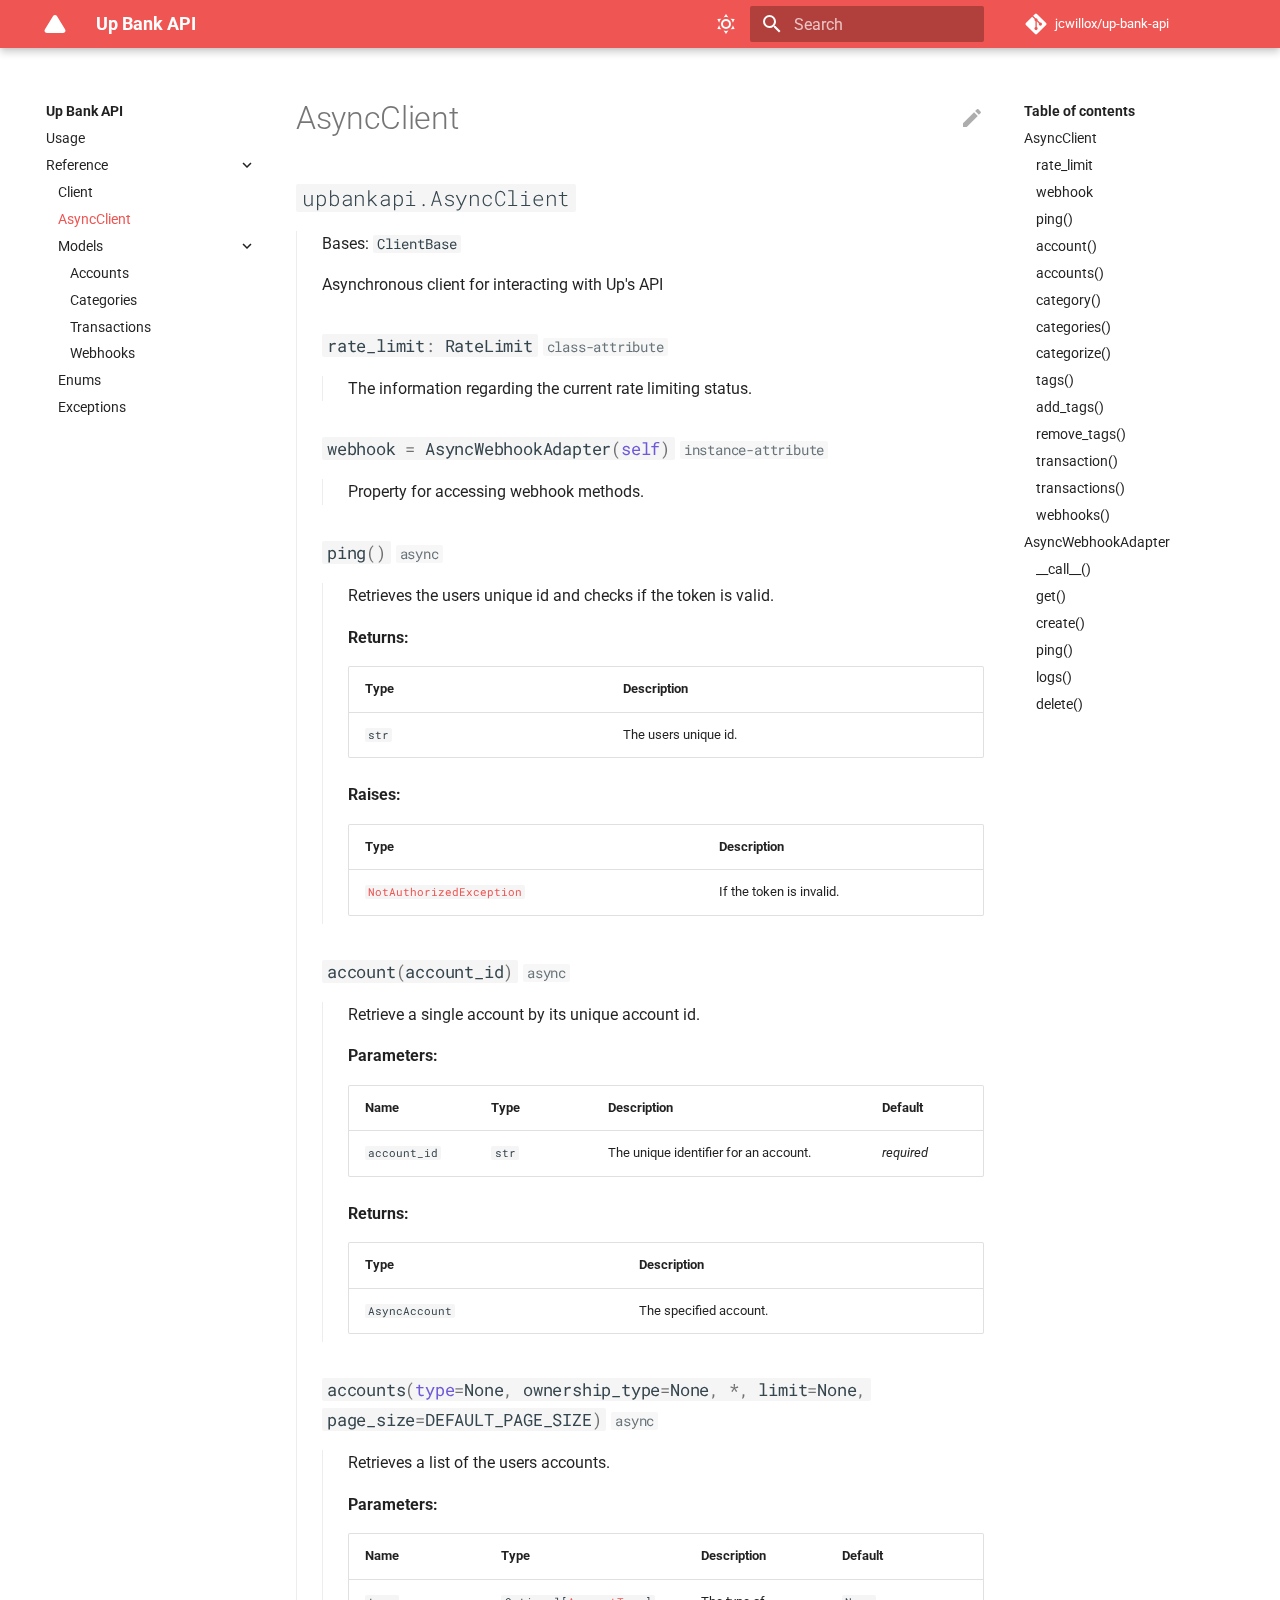
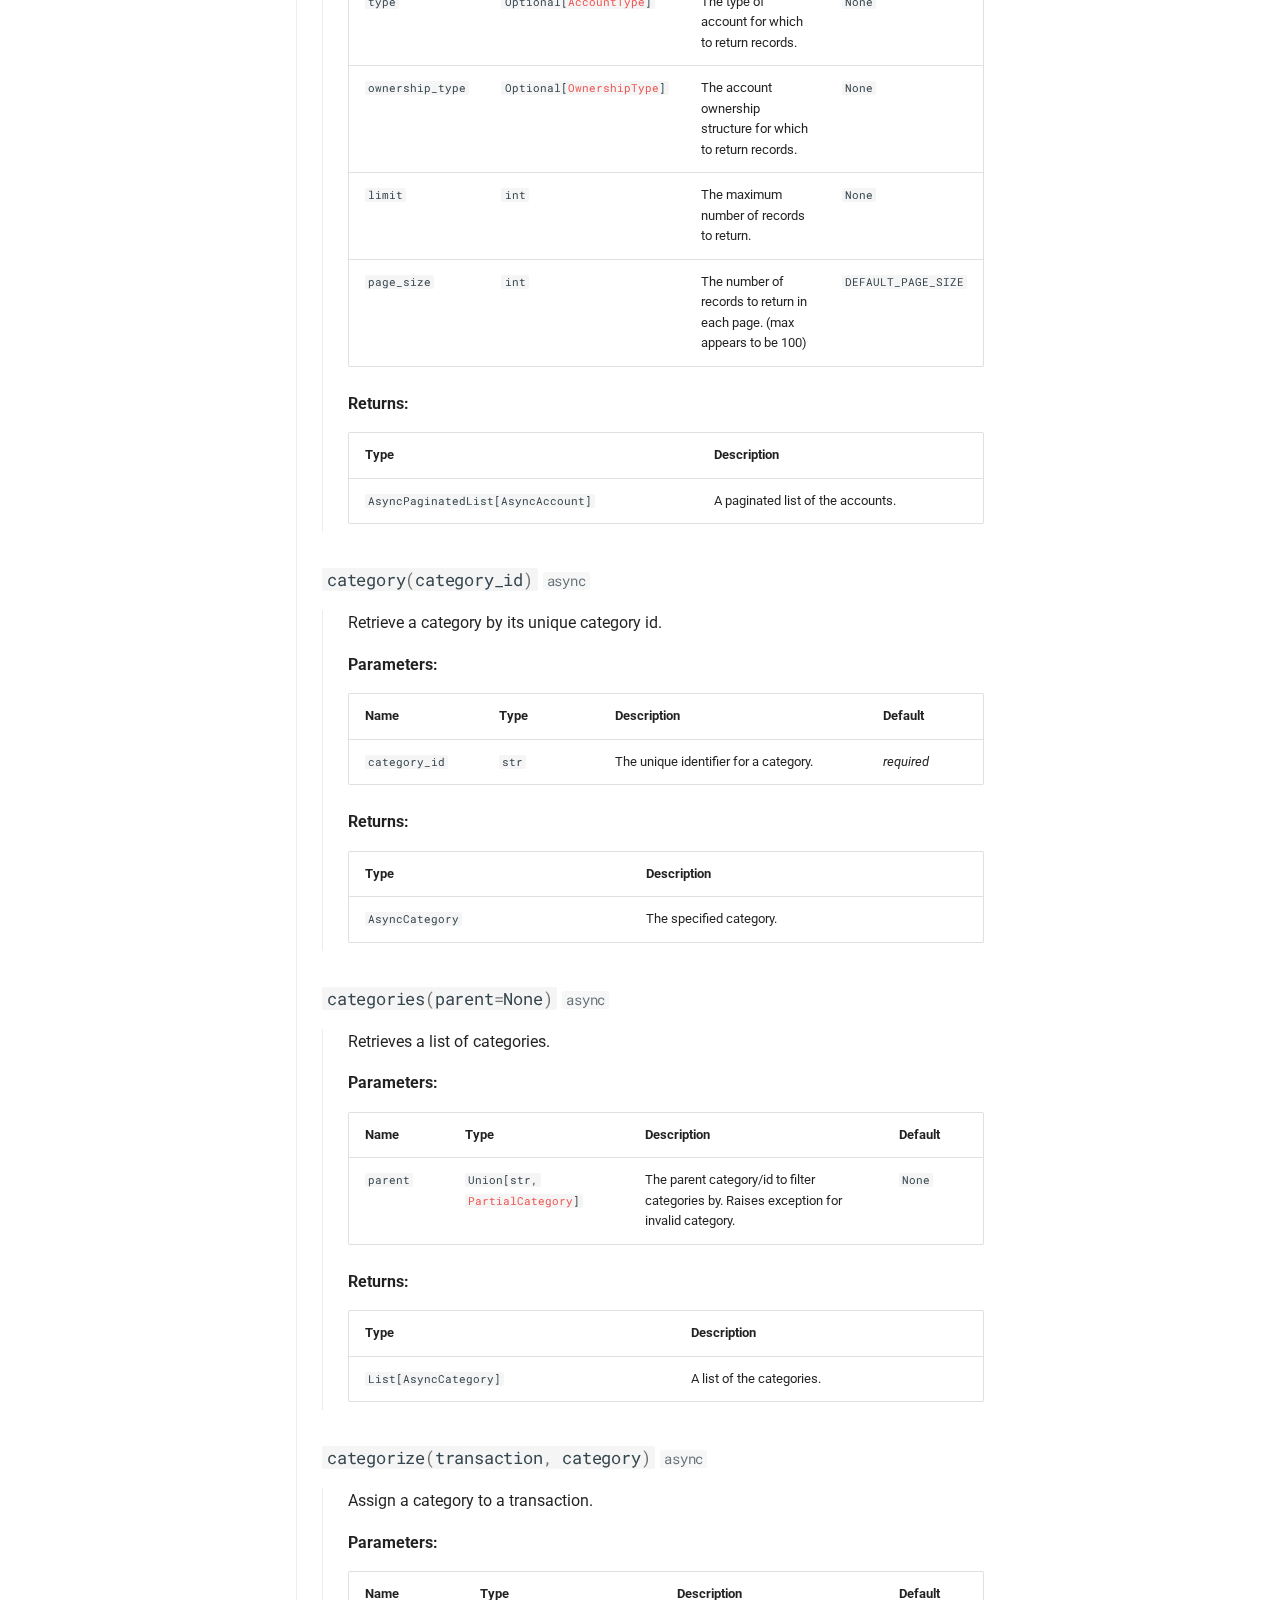
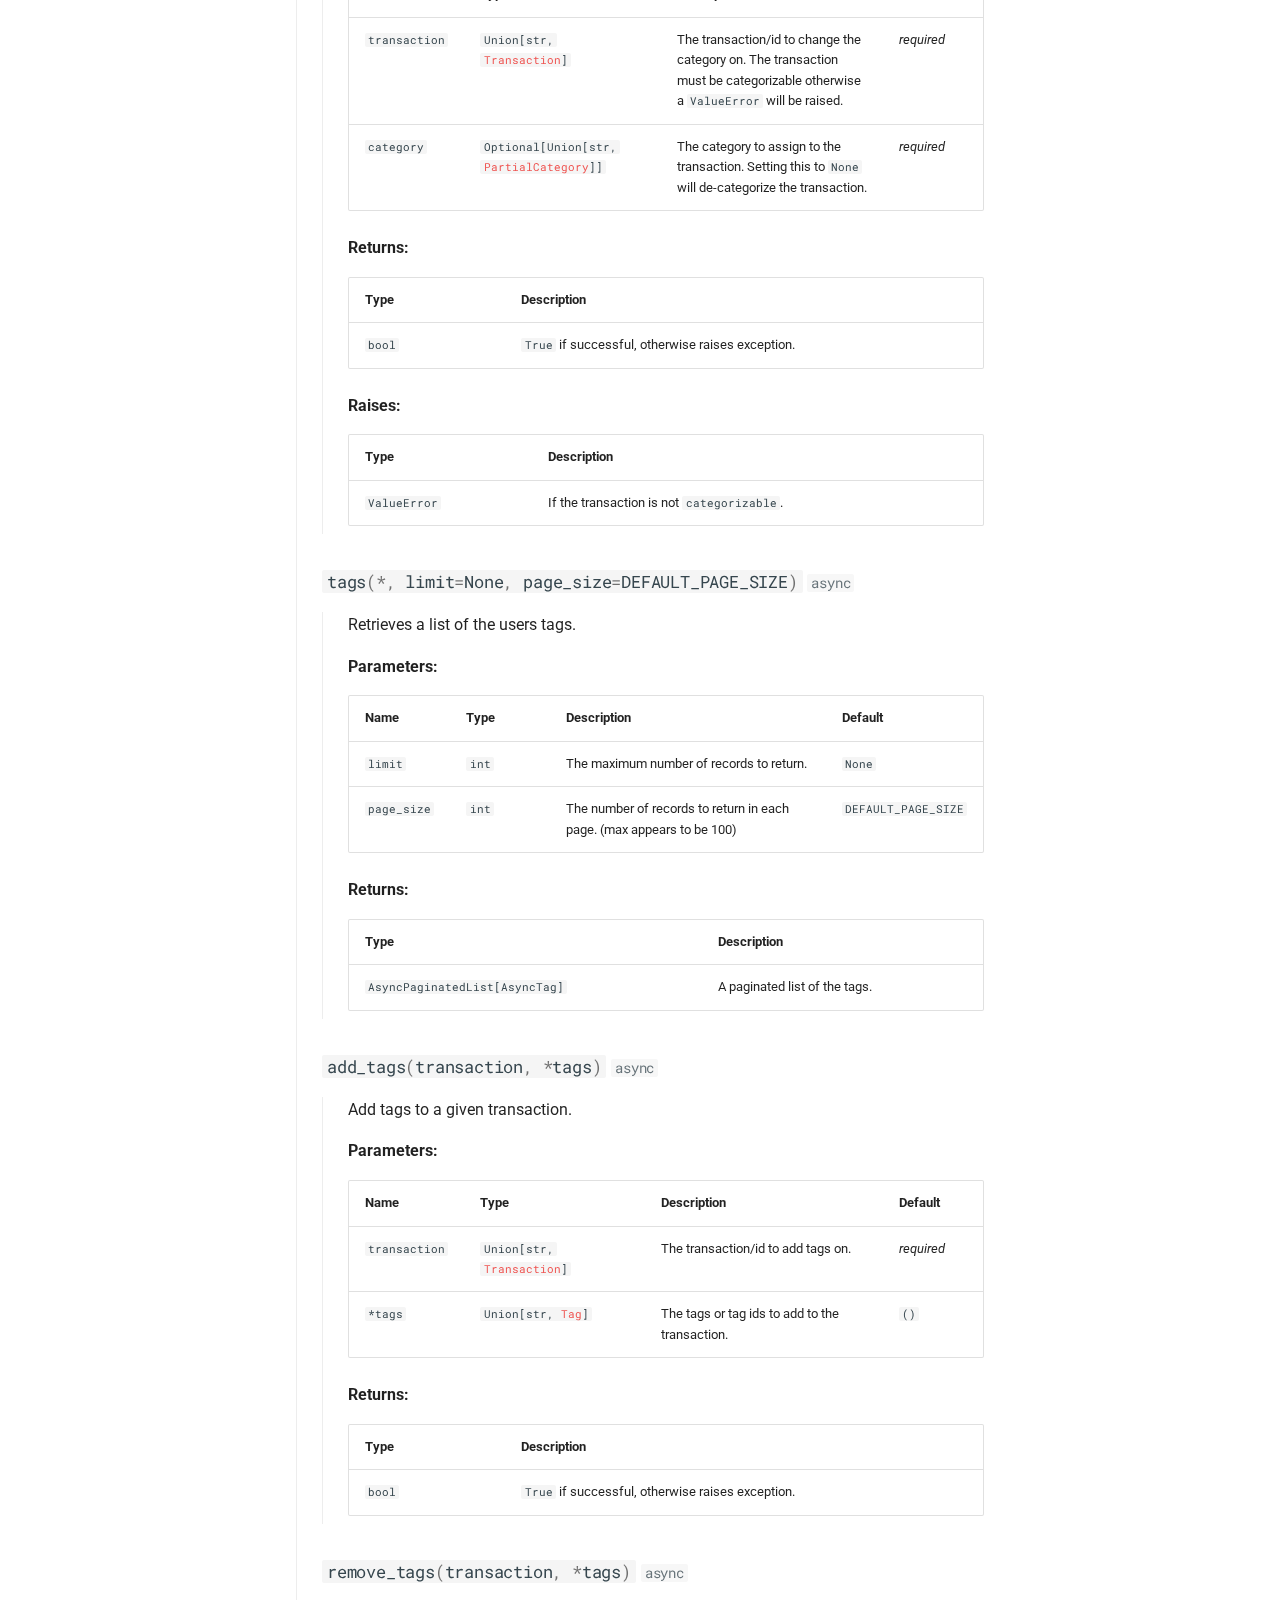
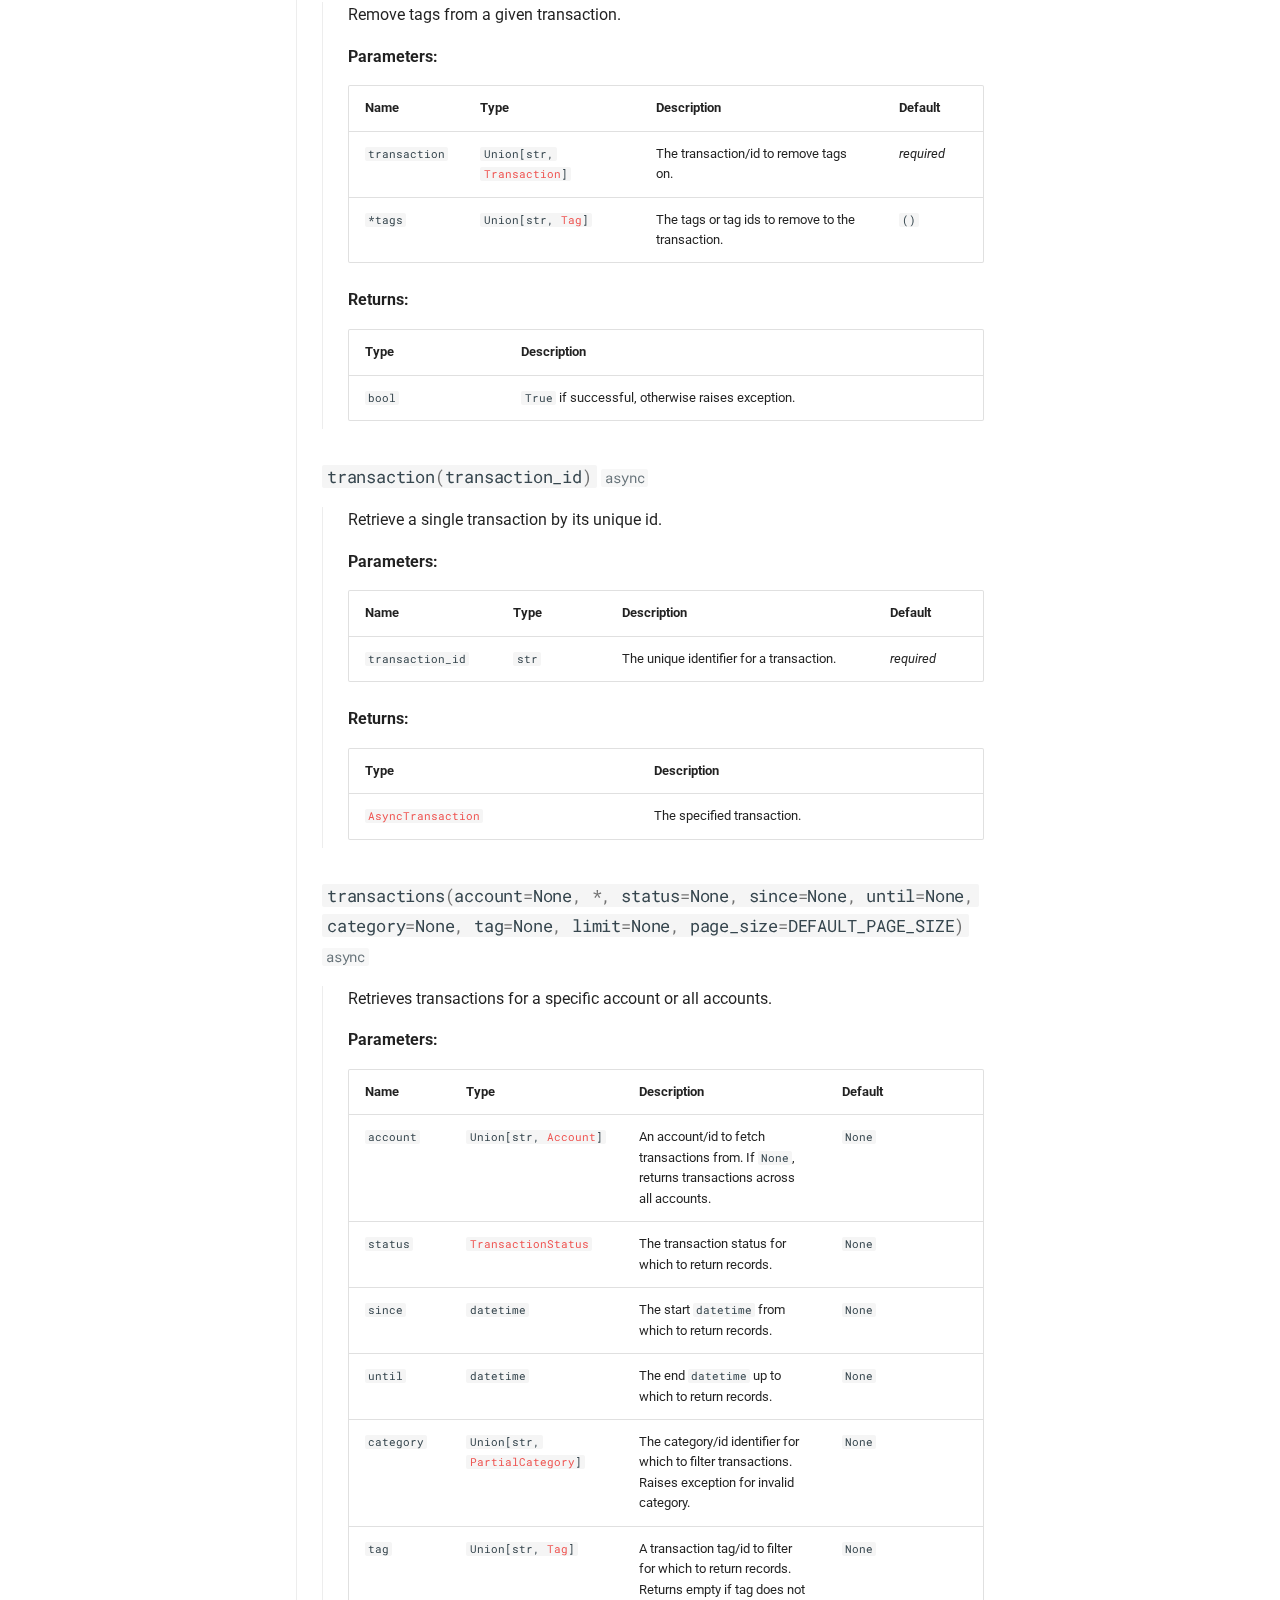
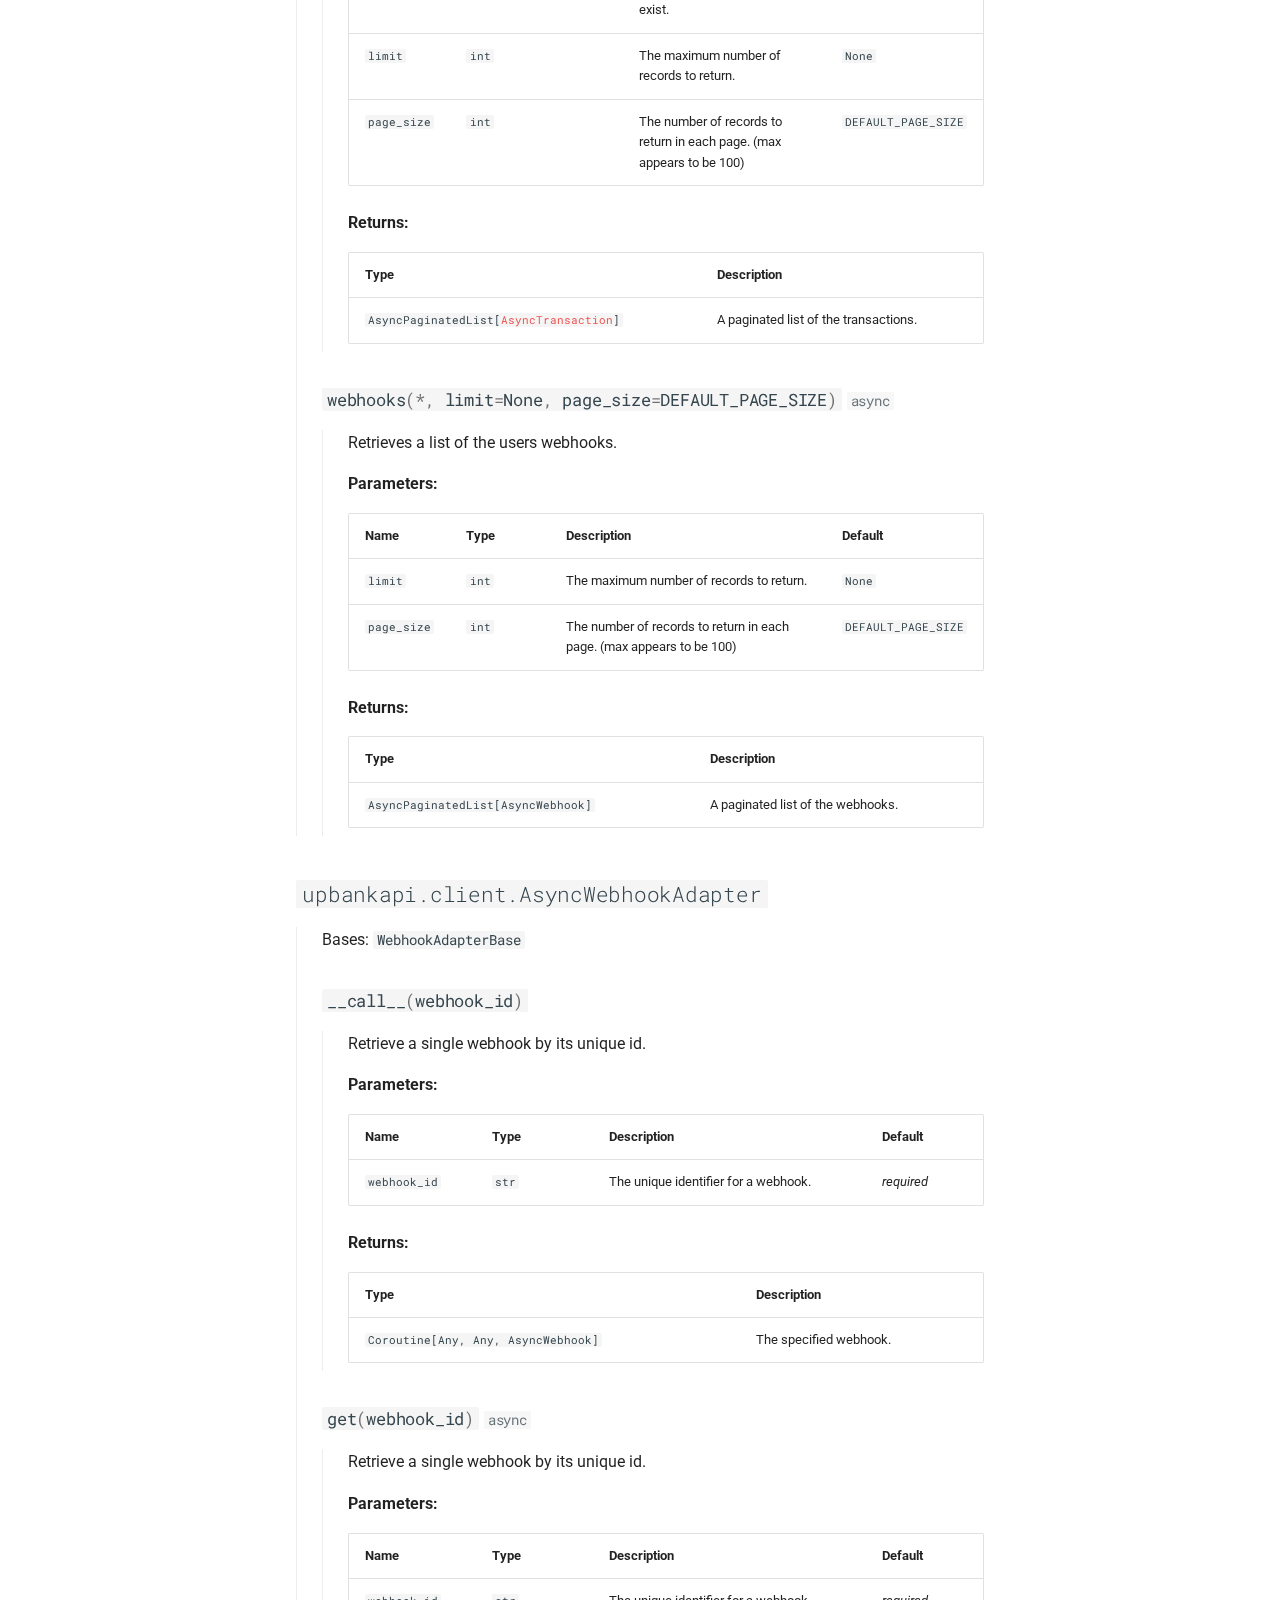
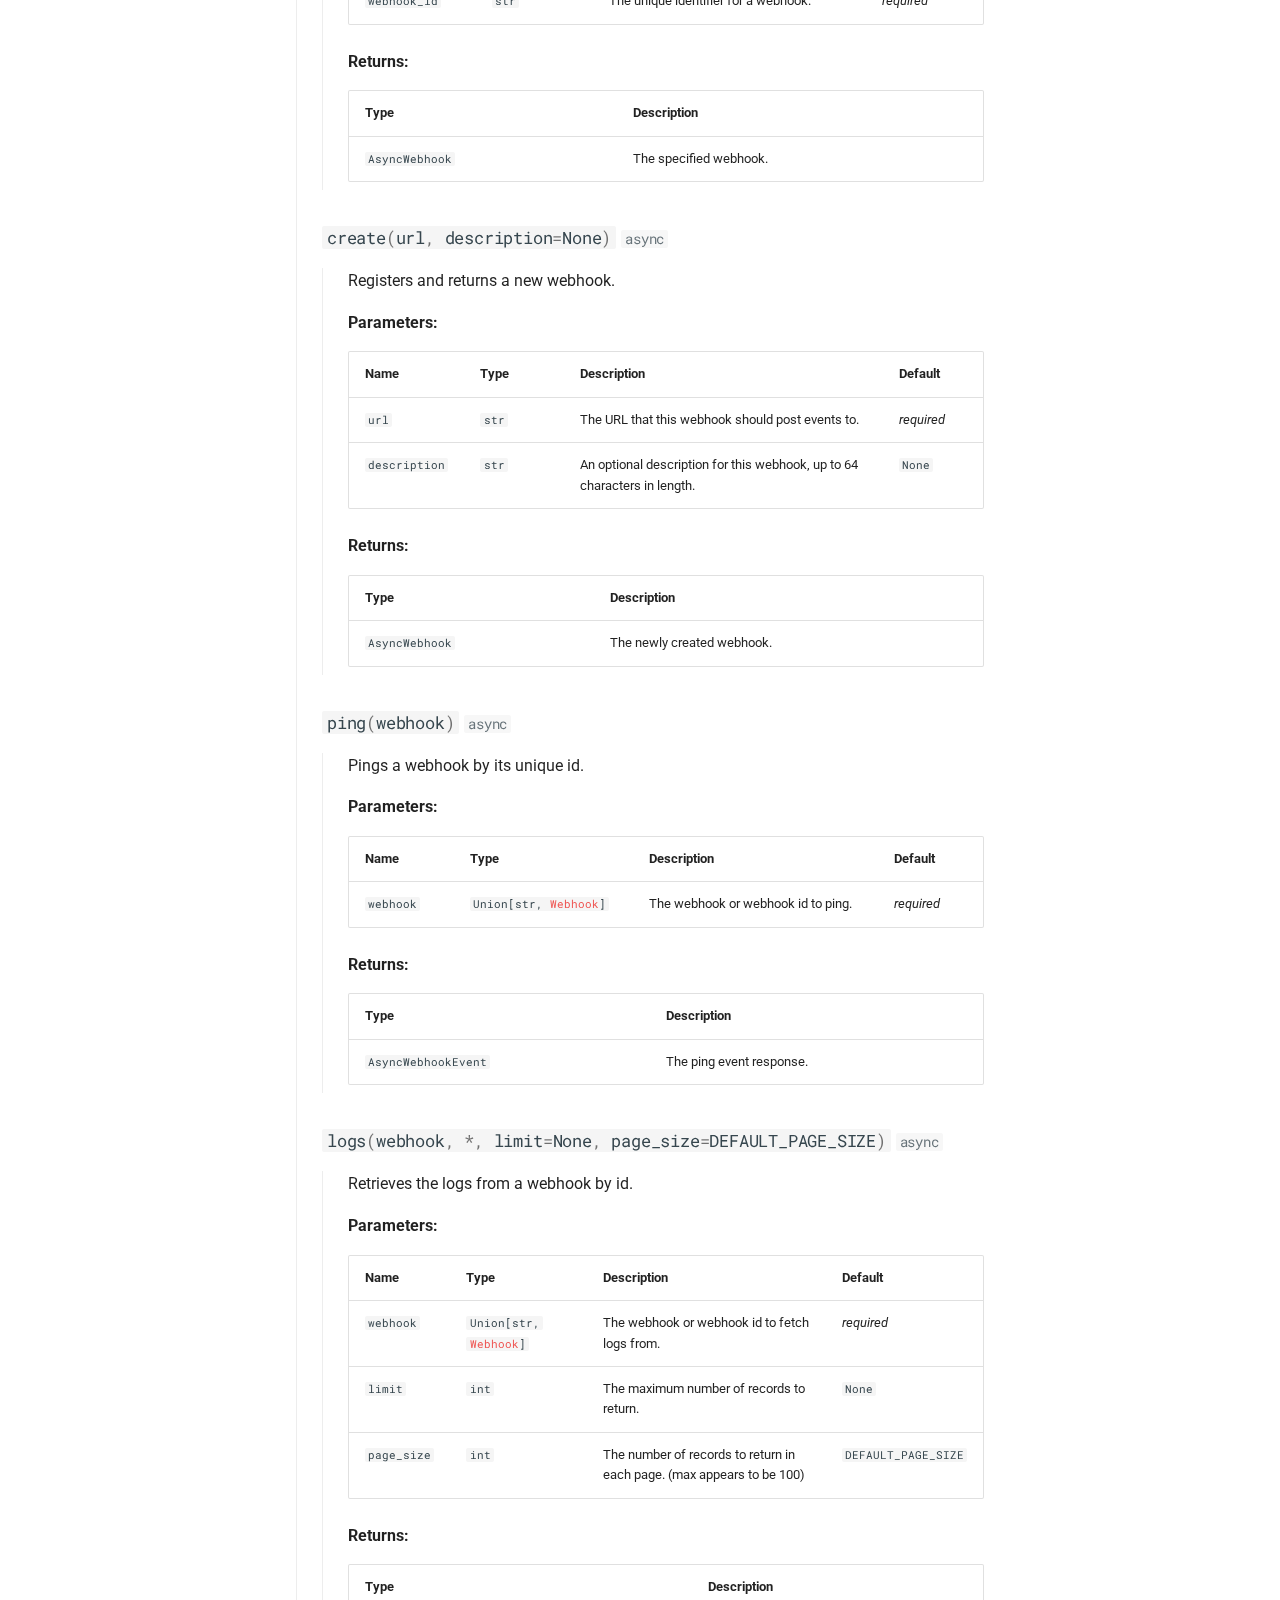
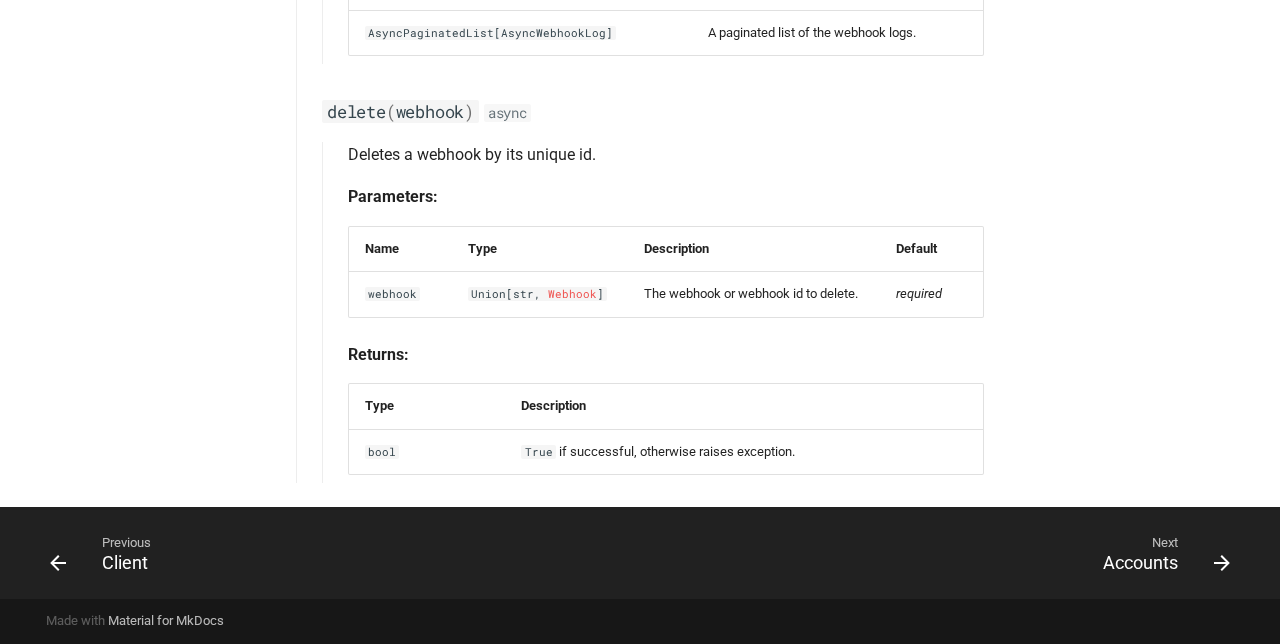
<file: reference/async_client/index.html>
<!doctype html>
<html lang="en" class="no-js">
  <head>
    
      <meta charset="utf-8">
      <meta name="viewport" content="width=device-width,initial-scale=1">
      
        <meta name="description" content="💎 Fully typed Python client for (a)sync interaction with Up's banking API">
      
      
        <meta name="author" content="Joshua Cowie-Willox">
      
      
        <link rel="canonical" href="https://jcwillox.github.io/up-bank-api/reference/async_client/">
      
      <link rel="icon" href="../../assets/images/favicon.png">
      <meta name="generator" content="mkdocs-1.3.1, mkdocs-material-8.5.3">
    
    
      
        <title>AsyncClient - Up Bank API</title>
      
    
    
      <link rel="stylesheet" href="../../assets/stylesheets/main.7a952b86.min.css">
      
        
        <link rel="stylesheet" href="../../assets/stylesheets/palette.cbb835fc.min.css">
        
      
      

    
    
    
      
        
        
        <link rel="preconnect" href="https://fonts.gstatic.com" crossorigin>
        <link rel="stylesheet" href="https://fonts.googleapis.com/css?family=Roboto:300,300i,400,400i,700,700i%7CRoboto+Mono:400,400i,700,700i&display=fallback">
        <style>:root{--md-text-font:"Roboto";--md-code-font:"Roboto Mono"}</style>
      
    
    
      <link rel="stylesheet" href="../../assets/_mkdocstrings.css">
    
      <link rel="stylesheet" href="../../stylesheets/extra.css">
    
    <script>__md_scope=new URL("../..",location),__md_hash=e=>[...e].reduce((e,_)=>(e<<5)-e+_.charCodeAt(0),0),__md_get=(e,_=localStorage,t=__md_scope)=>JSON.parse(_.getItem(t.pathname+"."+e)),__md_set=(e,_,t=localStorage,a=__md_scope)=>{try{t.setItem(a.pathname+"."+e,JSON.stringify(_))}catch(e){}}</script>
    
      

    
    
    
  </head>
  
  
    
    
      
    
    
    
    
    <body dir="ltr" data-md-color-scheme="default" data-md-color-primary="red" data-md-color-accent="yellow">
  
    
    
      <script>var palette=__md_get("__palette");if(palette&&"object"==typeof palette.color)for(var key of Object.keys(palette.color))document.body.setAttribute("data-md-color-"+key,palette.color[key])</script>
    
    <input class="md-toggle" data-md-toggle="drawer" type="checkbox" id="__drawer" autocomplete="off">
    <input class="md-toggle" data-md-toggle="search" type="checkbox" id="__search" autocomplete="off">
    <label class="md-overlay" for="__drawer"></label>
    <div data-md-component="skip">
      
        
        <a href="#asyncclient" class="md-skip">
          Skip to content
        </a>
      
    </div>
    <div data-md-component="announce">
      
    </div>
    
    
      

<header class="md-header" data-md-component="header">
  <nav class="md-header__inner md-grid" aria-label="Header">
    <a href="../.." title="Up Bank API" class="md-header__button md-logo" aria-label="Up Bank API" data-md-component="logo">
      
  
  <svg xmlns="http://www.w3.org/2000/svg" viewBox="0 0 384 512"><!--! Font Awesome Free 6.2.0 by @fontawesome - https://fontawesome.com License - https://fontawesome.com/license/free (Icons: CC BY 4.0, Fonts: SIL OFL 1.1, Code: MIT License) Copyright 2022 Fonticons, Inc.--><path d="M73 39c-14.8-9.1-33.4-9.4-48.5-.9S0 62.6 0 80v352c0 17.4 9.4 33.4 24.5 41.9S58.2 482 73 473l288-176c14.3-8.7 23-24.2 23-41s-8.7-32.2-23-41L73 39z"/></svg>

    </a>
    <label class="md-header__button md-icon" for="__drawer">
      <svg xmlns="http://www.w3.org/2000/svg" viewBox="0 0 24 24"><path d="M3 6h18v2H3V6m0 5h18v2H3v-2m0 5h18v2H3v-2Z"/></svg>
    </label>
    <div class="md-header__title" data-md-component="header-title">
      <div class="md-header__ellipsis">
        <div class="md-header__topic">
          <span class="md-ellipsis">
            Up Bank API
          </span>
        </div>
        <div class="md-header__topic" data-md-component="header-topic">
          <span class="md-ellipsis">
            
              AsyncClient
            
          </span>
        </div>
      </div>
    </div>
    
      <form class="md-header__option" data-md-component="palette">
        
          
          
          <input class="md-option" data-md-color-media="(prefers-color-scheme: light)" data-md-color-scheme="default" data-md-color-primary="red" data-md-color-accent="yellow"  aria-label="Switch to dark mode"  type="radio" name="__palette" id="__palette_1">
          
            <label class="md-header__button md-icon" title="Switch to dark mode" for="__palette_2" hidden>
              <svg xmlns="http://www.w3.org/2000/svg" viewBox="0 0 24 24"><path d="M12 7a5 5 0 0 1 5 5 5 5 0 0 1-5 5 5 5 0 0 1-5-5 5 5 0 0 1 5-5m0 2a3 3 0 0 0-3 3 3 3 0 0 0 3 3 3 3 0 0 0 3-3 3 3 0 0 0-3-3m0-7 2.39 3.42C13.65 5.15 12.84 5 12 5c-.84 0-1.65.15-2.39.42L12 2M3.34 7l4.16-.35A7.2 7.2 0 0 0 5.94 8.5c-.44.74-.69 1.5-.83 2.29L3.34 7m.02 10 1.76-3.77a7.131 7.131 0 0 0 2.38 4.14L3.36 17M20.65 7l-1.77 3.79a7.023 7.023 0 0 0-2.38-4.15l4.15.36m-.01 10-4.14.36c.59-.51 1.12-1.14 1.54-1.86.42-.73.69-1.5.83-2.29L20.64 17M12 22l-2.41-3.44c.74.27 1.55.44 2.41.44.82 0 1.63-.17 2.37-.44L12 22Z"/></svg>
            </label>
          
        
          
          
          <input class="md-option" data-md-color-media="(prefers-color-scheme: dark)" data-md-color-scheme="slate" data-md-color-primary="red" data-md-color-accent="yellow"  aria-label="Switch to light mode"  type="radio" name="__palette" id="__palette_2">
          
            <label class="md-header__button md-icon" title="Switch to light mode" for="__palette_1" hidden>
              <svg xmlns="http://www.w3.org/2000/svg" viewBox="0 0 24 24"><path d="m17.75 4.09-2.53 1.94.91 3.06-2.63-1.81-2.63 1.81.91-3.06-2.53-1.94L12.44 4l1.06-3 1.06 3 3.19.09m3.5 6.91-1.64 1.25.59 1.98-1.7-1.17-1.7 1.17.59-1.98L15.75 11l2.06-.05L18.5 9l.69 1.95 2.06.05m-2.28 4.95c.83-.08 1.72 1.1 1.19 1.85-.32.45-.66.87-1.08 1.27C15.17 23 8.84 23 4.94 19.07c-3.91-3.9-3.91-10.24 0-14.14.4-.4.82-.76 1.27-1.08.75-.53 1.93.36 1.85 1.19-.27 2.86.69 5.83 2.89 8.02a9.96 9.96 0 0 0 8.02 2.89m-1.64 2.02a12.08 12.08 0 0 1-7.8-3.47c-2.17-2.19-3.33-5-3.49-7.82-2.81 3.14-2.7 7.96.31 10.98 3.02 3.01 7.84 3.12 10.98.31Z"/></svg>
            </label>
          
        
      </form>
    
    
    
      <label class="md-header__button md-icon" for="__search">
        <svg xmlns="http://www.w3.org/2000/svg" viewBox="0 0 24 24"><path d="M9.5 3A6.5 6.5 0 0 1 16 9.5c0 1.61-.59 3.09-1.56 4.23l.27.27h.79l5 5-1.5 1.5-5-5v-.79l-.27-.27A6.516 6.516 0 0 1 9.5 16 6.5 6.5 0 0 1 3 9.5 6.5 6.5 0 0 1 9.5 3m0 2C7 5 5 7 5 9.5S7 14 9.5 14 14 12 14 9.5 12 5 9.5 5Z"/></svg>
      </label>
      <div class="md-search" data-md-component="search" role="dialog">
  <label class="md-search__overlay" for="__search"></label>
  <div class="md-search__inner" role="search">
    <form class="md-search__form" name="search">
      <input type="text" class="md-search__input" name="query" aria-label="Search" placeholder="Search" autocapitalize="off" autocorrect="off" autocomplete="off" spellcheck="false" data-md-component="search-query" required>
      <label class="md-search__icon md-icon" for="__search">
        <svg xmlns="http://www.w3.org/2000/svg" viewBox="0 0 24 24"><path d="M9.5 3A6.5 6.5 0 0 1 16 9.5c0 1.61-.59 3.09-1.56 4.23l.27.27h.79l5 5-1.5 1.5-5-5v-.79l-.27-.27A6.516 6.516 0 0 1 9.5 16 6.5 6.5 0 0 1 3 9.5 6.5 6.5 0 0 1 9.5 3m0 2C7 5 5 7 5 9.5S7 14 9.5 14 14 12 14 9.5 12 5 9.5 5Z"/></svg>
        <svg xmlns="http://www.w3.org/2000/svg" viewBox="0 0 24 24"><path d="M20 11v2H8l5.5 5.5-1.42 1.42L4.16 12l7.92-7.92L13.5 5.5 8 11h12Z"/></svg>
      </label>
      <nav class="md-search__options" aria-label="Search">
        
        <button type="reset" class="md-search__icon md-icon" title="Clear" aria-label="Clear" tabindex="-1">
          <svg xmlns="http://www.w3.org/2000/svg" viewBox="0 0 24 24"><path d="M19 6.41 17.59 5 12 10.59 6.41 5 5 6.41 10.59 12 5 17.59 6.41 19 12 13.41 17.59 19 19 17.59 13.41 12 19 6.41Z"/></svg>
        </button>
      </nav>
      
    </form>
    <div class="md-search__output">
      <div class="md-search__scrollwrap" data-md-scrollfix>
        <div class="md-search-result" data-md-component="search-result">
          <div class="md-search-result__meta">
            Initializing search
          </div>
          <ol class="md-search-result__list"></ol>
        </div>
      </div>
    </div>
  </div>
</div>
    
    
      <div class="md-header__source">
        <a href="https://github.com/jcwillox/up-bank-api" title="Go to repository" class="md-source" data-md-component="source">
  <div class="md-source__icon md-icon">
    
    <svg xmlns="http://www.w3.org/2000/svg" viewBox="0 0 448 512"><!--! Font Awesome Free 6.2.0 by @fontawesome - https://fontawesome.com License - https://fontawesome.com/license/free (Icons: CC BY 4.0, Fonts: SIL OFL 1.1, Code: MIT License) Copyright 2022 Fonticons, Inc.--><path d="M439.55 236.05 244 40.45a28.87 28.87 0 0 0-40.81 0l-40.66 40.63 51.52 51.52c27.06-9.14 52.68 16.77 43.39 43.68l49.66 49.66c34.23-11.8 61.18 31 35.47 56.69-26.49 26.49-70.21-2.87-56-37.34L240.22 199v121.85c25.3 12.54 22.26 41.85 9.08 55a34.34 34.34 0 0 1-48.55 0c-17.57-17.6-11.07-46.91 11.25-56v-123c-20.8-8.51-24.6-30.74-18.64-45L142.57 101 8.45 235.14a28.86 28.86 0 0 0 0 40.81l195.61 195.6a28.86 28.86 0 0 0 40.8 0l194.69-194.69a28.86 28.86 0 0 0 0-40.81z"/></svg>
  </div>
  <div class="md-source__repository">
    jcwillox/up-bank-api
  </div>
</a>
      </div>
    
  </nav>
  
</header>
    
    <div class="md-container" data-md-component="container">
      
      
        
          
        
      
      <main class="md-main" data-md-component="main">
        <div class="md-main__inner md-grid">
          
            
              
              <div class="md-sidebar md-sidebar--primary" data-md-component="sidebar" data-md-type="navigation" >
                <div class="md-sidebar__scrollwrap">
                  <div class="md-sidebar__inner">
                    


<nav class="md-nav md-nav--primary" aria-label="Navigation" data-md-level="0">
  <label class="md-nav__title" for="__drawer">
    <a href="../.." title="Up Bank API" class="md-nav__button md-logo" aria-label="Up Bank API" data-md-component="logo">
      
  
  <svg xmlns="http://www.w3.org/2000/svg" viewBox="0 0 384 512"><!--! Font Awesome Free 6.2.0 by @fontawesome - https://fontawesome.com License - https://fontawesome.com/license/free (Icons: CC BY 4.0, Fonts: SIL OFL 1.1, Code: MIT License) Copyright 2022 Fonticons, Inc.--><path d="M73 39c-14.8-9.1-33.4-9.4-48.5-.9S0 62.6 0 80v352c0 17.4 9.4 33.4 24.5 41.9S58.2 482 73 473l288-176c14.3-8.7 23-24.2 23-41s-8.7-32.2-23-41L73 39z"/></svg>

    </a>
    Up Bank API
  </label>
  
    <div class="md-nav__source">
      <a href="https://github.com/jcwillox/up-bank-api" title="Go to repository" class="md-source" data-md-component="source">
  <div class="md-source__icon md-icon">
    
    <svg xmlns="http://www.w3.org/2000/svg" viewBox="0 0 448 512"><!--! Font Awesome Free 6.2.0 by @fontawesome - https://fontawesome.com License - https://fontawesome.com/license/free (Icons: CC BY 4.0, Fonts: SIL OFL 1.1, Code: MIT License) Copyright 2022 Fonticons, Inc.--><path d="M439.55 236.05 244 40.45a28.87 28.87 0 0 0-40.81 0l-40.66 40.63 51.52 51.52c27.06-9.14 52.68 16.77 43.39 43.68l49.66 49.66c34.23-11.8 61.18 31 35.47 56.69-26.49 26.49-70.21-2.87-56-37.34L240.22 199v121.85c25.3 12.54 22.26 41.85 9.08 55a34.34 34.34 0 0 1-48.55 0c-17.57-17.6-11.07-46.91 11.25-56v-123c-20.8-8.51-24.6-30.74-18.64-45L142.57 101 8.45 235.14a28.86 28.86 0 0 0 0 40.81l195.61 195.6a28.86 28.86 0 0 0 40.8 0l194.69-194.69a28.86 28.86 0 0 0 0-40.81z"/></svg>
  </div>
  <div class="md-source__repository">
    jcwillox/up-bank-api
  </div>
</a>
    </div>
  
  <ul class="md-nav__list" data-md-scrollfix>
    
      
      
      

  
  
  
    <li class="md-nav__item">
      <a href="../.." class="md-nav__link">
        Usage
      </a>
    </li>
  

    
      
      
      

  
  
    
  
  
    
    <li class="md-nav__item md-nav__item--active md-nav__item--nested">
      
      
        <input class="md-nav__toggle md-toggle" data-md-toggle="__nav_2" type="checkbox" id="__nav_2" checked>
      
      
      
      
        <label class="md-nav__link" for="__nav_2">
          Reference
          <span class="md-nav__icon md-icon"></span>
        </label>
      
      <nav class="md-nav" aria-label="Reference" data-md-level="1">
        <label class="md-nav__title" for="__nav_2">
          <span class="md-nav__icon md-icon"></span>
          Reference
        </label>
        <ul class="md-nav__list" data-md-scrollfix>
          
            
              
  
  
  
    <li class="md-nav__item">
      <a href="../client/" class="md-nav__link">
        Client
      </a>
    </li>
  

            
          
            
              
  
  
    
  
  
    <li class="md-nav__item md-nav__item--active">
      
      <input class="md-nav__toggle md-toggle" data-md-toggle="toc" type="checkbox" id="__toc">
      
      
        
      
      
        <label class="md-nav__link md-nav__link--active" for="__toc">
          AsyncClient
          <span class="md-nav__icon md-icon"></span>
        </label>
      
      <a href="./" class="md-nav__link md-nav__link--active">
        AsyncClient
      </a>
      
        

<nav class="md-nav md-nav--secondary" aria-label="Table of contents">
  
  
  
    
  
  
    <label class="md-nav__title" for="__toc">
      <span class="md-nav__icon md-icon"></span>
      Table of contents
    </label>
    <ul class="md-nav__list" data-md-component="toc" data-md-scrollfix>
      
        <li class="md-nav__item">
  <a href="#upbankapi.AsyncClient" class="md-nav__link">
    AsyncClient
  </a>
  
    <nav class="md-nav" aria-label="AsyncClient">
      <ul class="md-nav__list">
        
          <li class="md-nav__item">
  <a href="#upbankapi.client._async.AsyncClient.rate_limit" class="md-nav__link">
    rate_limit
  </a>
  
</li>
        
          <li class="md-nav__item">
  <a href="#upbankapi.client._async.AsyncClient.webhook" class="md-nav__link">
    webhook
  </a>
  
</li>
        
          <li class="md-nav__item">
  <a href="#upbankapi.client._async.AsyncClient.ping" class="md-nav__link">
    ping()
  </a>
  
</li>
        
          <li class="md-nav__item">
  <a href="#upbankapi.client._async.AsyncClient.account" class="md-nav__link">
    account()
  </a>
  
</li>
        
          <li class="md-nav__item">
  <a href="#upbankapi.client._async.AsyncClient.accounts" class="md-nav__link">
    accounts()
  </a>
  
</li>
        
          <li class="md-nav__item">
  <a href="#upbankapi.client._async.AsyncClient.category" class="md-nav__link">
    category()
  </a>
  
</li>
        
          <li class="md-nav__item">
  <a href="#upbankapi.client._async.AsyncClient.categories" class="md-nav__link">
    categories()
  </a>
  
</li>
        
          <li class="md-nav__item">
  <a href="#upbankapi.client._async.AsyncClient.categorize" class="md-nav__link">
    categorize()
  </a>
  
</li>
        
          <li class="md-nav__item">
  <a href="#upbankapi.client._async.AsyncClient.tags" class="md-nav__link">
    tags()
  </a>
  
</li>
        
          <li class="md-nav__item">
  <a href="#upbankapi.client._async.AsyncClient.add_tags" class="md-nav__link">
    add_tags()
  </a>
  
</li>
        
          <li class="md-nav__item">
  <a href="#upbankapi.client._async.AsyncClient.remove_tags" class="md-nav__link">
    remove_tags()
  </a>
  
</li>
        
          <li class="md-nav__item">
  <a href="#upbankapi.client._async.AsyncClient.transaction" class="md-nav__link">
    transaction()
  </a>
  
</li>
        
          <li class="md-nav__item">
  <a href="#upbankapi.client._async.AsyncClient.transactions" class="md-nav__link">
    transactions()
  </a>
  
</li>
        
          <li class="md-nav__item">
  <a href="#upbankapi.client._async.AsyncClient.webhooks" class="md-nav__link">
    webhooks()
  </a>
  
</li>
        
      </ul>
    </nav>
  
</li>
      
        <li class="md-nav__item">
  <a href="#upbankapi.client.AsyncWebhookAdapter" class="md-nav__link">
    AsyncWebhookAdapter
  </a>
  
    <nav class="md-nav" aria-label="AsyncWebhookAdapter">
      <ul class="md-nav__list">
        
          <li class="md-nav__item">
  <a href="#upbankapi.client._async.AsyncWebhookAdapter.__call__" class="md-nav__link">
    __call__()
  </a>
  
</li>
        
          <li class="md-nav__item">
  <a href="#upbankapi.client._async.AsyncWebhookAdapter.get" class="md-nav__link">
    get()
  </a>
  
</li>
        
          <li class="md-nav__item">
  <a href="#upbankapi.client._async.AsyncWebhookAdapter.create" class="md-nav__link">
    create()
  </a>
  
</li>
        
          <li class="md-nav__item">
  <a href="#upbankapi.client._async.AsyncWebhookAdapter.ping" class="md-nav__link">
    ping()
  </a>
  
</li>
        
          <li class="md-nav__item">
  <a href="#upbankapi.client._async.AsyncWebhookAdapter.logs" class="md-nav__link">
    logs()
  </a>
  
</li>
        
          <li class="md-nav__item">
  <a href="#upbankapi.client._async.AsyncWebhookAdapter.delete" class="md-nav__link">
    delete()
  </a>
  
</li>
        
      </ul>
    </nav>
  
</li>
      
    </ul>
  
</nav>
      
    </li>
  

            
          
            
              
  
  
  
    
    <li class="md-nav__item md-nav__item--nested">
      
      
        <input class="md-nav__toggle md-toggle md-toggle--indeterminate" data-md-toggle="__nav_2_3" type="checkbox" id="__nav_2_3" checked>
      
      
      
      
        <label class="md-nav__link" for="__nav_2_3">
          Models
          <span class="md-nav__icon md-icon"></span>
        </label>
      
      <nav class="md-nav" aria-label="Models" data-md-level="2">
        <label class="md-nav__title" for="__nav_2_3">
          <span class="md-nav__icon md-icon"></span>
          Models
        </label>
        <ul class="md-nav__list" data-md-scrollfix>
          
            
              
  
  
  
    <li class="md-nav__item">
      <a href="../models/accounts/" class="md-nav__link">
        Accounts
      </a>
    </li>
  

            
          
            
              
  
  
  
    <li class="md-nav__item">
      <a href="../models/categories/" class="md-nav__link">
        Categories
      </a>
    </li>
  

            
          
            
              
  
  
  
    <li class="md-nav__item">
      <a href="../models/transactions/" class="md-nav__link">
        Transactions
      </a>
    </li>
  

            
          
            
              
  
  
  
    <li class="md-nav__item">
      <a href="../models/webhooks/" class="md-nav__link">
        Webhooks
      </a>
    </li>
  

            
          
        </ul>
      </nav>
    </li>
  

            
          
            
              
  
  
  
    <li class="md-nav__item">
      <a href="../enums/" class="md-nav__link">
        Enums
      </a>
    </li>
  

            
          
            
              
  
  
  
    <li class="md-nav__item">
      <a href="../exceptions/" class="md-nav__link">
        Exceptions
      </a>
    </li>
  

            
          
        </ul>
      </nav>
    </li>
  

    
  </ul>
</nav>
                  </div>
                </div>
              </div>
            
            
              
              <div class="md-sidebar md-sidebar--secondary" data-md-component="sidebar" data-md-type="toc" >
                <div class="md-sidebar__scrollwrap">
                  <div class="md-sidebar__inner">
                    

<nav class="md-nav md-nav--secondary" aria-label="Table of contents">
  
  
  
    
  
  
    <label class="md-nav__title" for="__toc">
      <span class="md-nav__icon md-icon"></span>
      Table of contents
    </label>
    <ul class="md-nav__list" data-md-component="toc" data-md-scrollfix>
      
        <li class="md-nav__item">
  <a href="#upbankapi.AsyncClient" class="md-nav__link">
    AsyncClient
  </a>
  
    <nav class="md-nav" aria-label="AsyncClient">
      <ul class="md-nav__list">
        
          <li class="md-nav__item">
  <a href="#upbankapi.client._async.AsyncClient.rate_limit" class="md-nav__link">
    rate_limit
  </a>
  
</li>
        
          <li class="md-nav__item">
  <a href="#upbankapi.client._async.AsyncClient.webhook" class="md-nav__link">
    webhook
  </a>
  
</li>
        
          <li class="md-nav__item">
  <a href="#upbankapi.client._async.AsyncClient.ping" class="md-nav__link">
    ping()
  </a>
  
</li>
        
          <li class="md-nav__item">
  <a href="#upbankapi.client._async.AsyncClient.account" class="md-nav__link">
    account()
  </a>
  
</li>
        
          <li class="md-nav__item">
  <a href="#upbankapi.client._async.AsyncClient.accounts" class="md-nav__link">
    accounts()
  </a>
  
</li>
        
          <li class="md-nav__item">
  <a href="#upbankapi.client._async.AsyncClient.category" class="md-nav__link">
    category()
  </a>
  
</li>
        
          <li class="md-nav__item">
  <a href="#upbankapi.client._async.AsyncClient.categories" class="md-nav__link">
    categories()
  </a>
  
</li>
        
          <li class="md-nav__item">
  <a href="#upbankapi.client._async.AsyncClient.categorize" class="md-nav__link">
    categorize()
  </a>
  
</li>
        
          <li class="md-nav__item">
  <a href="#upbankapi.client._async.AsyncClient.tags" class="md-nav__link">
    tags()
  </a>
  
</li>
        
          <li class="md-nav__item">
  <a href="#upbankapi.client._async.AsyncClient.add_tags" class="md-nav__link">
    add_tags()
  </a>
  
</li>
        
          <li class="md-nav__item">
  <a href="#upbankapi.client._async.AsyncClient.remove_tags" class="md-nav__link">
    remove_tags()
  </a>
  
</li>
        
          <li class="md-nav__item">
  <a href="#upbankapi.client._async.AsyncClient.transaction" class="md-nav__link">
    transaction()
  </a>
  
</li>
        
          <li class="md-nav__item">
  <a href="#upbankapi.client._async.AsyncClient.transactions" class="md-nav__link">
    transactions()
  </a>
  
</li>
        
          <li class="md-nav__item">
  <a href="#upbankapi.client._async.AsyncClient.webhooks" class="md-nav__link">
    webhooks()
  </a>
  
</li>
        
      </ul>
    </nav>
  
</li>
      
        <li class="md-nav__item">
  <a href="#upbankapi.client.AsyncWebhookAdapter" class="md-nav__link">
    AsyncWebhookAdapter
  </a>
  
    <nav class="md-nav" aria-label="AsyncWebhookAdapter">
      <ul class="md-nav__list">
        
          <li class="md-nav__item">
  <a href="#upbankapi.client._async.AsyncWebhookAdapter.__call__" class="md-nav__link">
    __call__()
  </a>
  
</li>
        
          <li class="md-nav__item">
  <a href="#upbankapi.client._async.AsyncWebhookAdapter.get" class="md-nav__link">
    get()
  </a>
  
</li>
        
          <li class="md-nav__item">
  <a href="#upbankapi.client._async.AsyncWebhookAdapter.create" class="md-nav__link">
    create()
  </a>
  
</li>
        
          <li class="md-nav__item">
  <a href="#upbankapi.client._async.AsyncWebhookAdapter.ping" class="md-nav__link">
    ping()
  </a>
  
</li>
        
          <li class="md-nav__item">
  <a href="#upbankapi.client._async.AsyncWebhookAdapter.logs" class="md-nav__link">
    logs()
  </a>
  
</li>
        
          <li class="md-nav__item">
  <a href="#upbankapi.client._async.AsyncWebhookAdapter.delete" class="md-nav__link">
    delete()
  </a>
  
</li>
        
      </ul>
    </nav>
  
</li>
      
    </ul>
  
</nav>
                  </div>
                </div>
              </div>
            
          
          
            <div class="md-content" data-md-component="content">
              <article class="md-content__inner md-typeset">
                
                  

  <a href="https://github.com/jcwillox/up-bank-api/edit/main/docs/reference/async_client.md" title="Edit this page" class="md-content__button md-icon">
    
    <svg xmlns="http://www.w3.org/2000/svg" viewBox="0 0 24 24"><path d="M20.71 7.04c.39-.39.39-1.04 0-1.41l-2.34-2.34c-.37-.39-1.02-.39-1.41 0l-1.84 1.83 3.75 3.75M3 17.25V21h3.75L17.81 9.93l-3.75-3.75L3 17.25Z"/></svg>
  </a>


<h1 id="asyncclient">AsyncClient<a class="headerlink" href="#asyncclient" title="Permanent link">#</a></h1>


<div class="doc doc-object doc-class">



<h2 id="upbankapi.AsyncClient" class="doc doc-heading">
        <code>upbankapi.AsyncClient</code>


<a href="#upbankapi.AsyncClient" class="headerlink" title="Permanent link">#</a></h2>


  <div class="doc doc-contents first">
      <p class="doc doc-class-bases">
        Bases: <code><span title="upbankapi.client.base.ClientBase">ClientBase</span></code></p>

  
      <p>Asynchronous client for interacting with Up's API</p>



  

  <div class="doc doc-children">







<div class="doc doc-object doc-attribute">



<h3 id="upbankapi.client._async.AsyncClient.rate_limit" class="doc doc-heading">
<code class="highlight language-python"><span class="n">rate_limit</span><span class="p">:</span> <span class="n">RateLimit</span></code>
  
  <span class="doc doc-labels">
      <small class="doc doc-label doc-label-class-attribute"><code>class-attribute</code></small>
  </span>

<a href="#upbankapi.client._async.AsyncClient.rate_limit" class="headerlink" title="Permanent link">#</a></h3>


  <div class="doc doc-contents ">
  
      <p>The information regarding the current rate limiting status.</p>
  </div>

</div>

<div class="doc doc-object doc-attribute">



<h3 id="upbankapi.client._async.AsyncClient.webhook" class="doc doc-heading">
<code class="highlight language-python"><span class="n">webhook</span> <span class="o">=</span> <span class="n">AsyncWebhookAdapter</span><span class="p">(</span><span class="bp">self</span><span class="p">)</span></code>
  
  <span class="doc doc-labels">
      <small class="doc doc-label doc-label-instance-attribute"><code>instance-attribute</code></small>
  </span>

<a href="#upbankapi.client._async.AsyncClient.webhook" class="headerlink" title="Permanent link">#</a></h3>


  <div class="doc doc-contents ">
  
      <p>Property for accessing webhook methods.</p>
  </div>

</div>



<div class="doc doc-object doc-function">



<h3 id="upbankapi.client._async.AsyncClient.ping" class="doc doc-heading">
<code class="highlight language-python"><span class="n">ping</span><span class="p">()</span></code>
  
  <span class="doc doc-labels">
      <small class="doc doc-label doc-label-async"><code>async</code></small>
  </span>

<a href="#upbankapi.client._async.AsyncClient.ping" class="headerlink" title="Permanent link">#</a></h3>


  <div class="doc doc-contents ">
  
      <p>Retrieves the users unique id and checks if the token is valid.</p>

  <p><strong>Returns:</strong></p>
  <table>
    <thead>
      <tr>
        <th>Type</th>
        <th>Description</th>
      </tr>
    </thead>
    <tbody>
        <tr>
          <td>
                <code>str</code>
          </td>
          <td><p>The users unique id.</p></td>
        </tr>
    </tbody>
  </table>

  <p><strong>Raises:</strong></p>
  <table>
    <thead>
      <tr>
        <th>Type</th>
        <th>Description</th>
      </tr>
    </thead>
    <tbody>
        <tr>
          <td>
                <code><a class="autorefs autorefs-internal" title="upbankapi.exceptions.NotAuthorizedException" href="../exceptions/#upbankapi.NotAuthorizedException">NotAuthorizedException</a></code>
          </td>
          <td><p>If the token is invalid.</p></td>
        </tr>
    </tbody>
  </table>

  </div>

</div>

<div class="doc doc-object doc-function">



<h3 id="upbankapi.client._async.AsyncClient.account" class="doc doc-heading">
<code class="highlight language-python"><span class="n">account</span><span class="p">(</span><span class="n">account_id</span><span class="p">)</span></code>
  
  <span class="doc doc-labels">
      <small class="doc doc-label doc-label-async"><code>async</code></small>
  </span>

<a href="#upbankapi.client._async.AsyncClient.account" class="headerlink" title="Permanent link">#</a></h3>


  <div class="doc doc-contents ">
  
      <p>Retrieve a single account by its unique account id.</p>

  <p><strong>Parameters:</strong></p>
  <table>
    <thead>
      <tr>
        <th>Name</th>
        <th>Type</th>
        <th>Description</th>
        <th>Default</th>
      </tr>
    </thead>
    <tbody>
        <tr>
          <td><code>account_id</code></td>
          <td>
                <code>str</code>
          </td>
          <td><p>The unique identifier for an account.</p></td>
          <td>
              <em>required</em>
          </td>
        </tr>
    </tbody>
  </table>

  <p><strong>Returns:</strong></p>
  <table>
    <thead>
      <tr>
        <th>Type</th>
        <th>Description</th>
      </tr>
    </thead>
    <tbody>
        <tr>
          <td>
                <code><span title="upbankapi.models.accounts.AsyncAccount">AsyncAccount</span></code>
          </td>
          <td><p>The specified account.</p></td>
        </tr>
    </tbody>
  </table>

  </div>

</div>

<div class="doc doc-object doc-function">



<h3 id="upbankapi.client._async.AsyncClient.accounts" class="doc doc-heading">
<code class="highlight language-python"><span class="n">accounts</span><span class="p">(</span><span class="nb">type</span><span class="o">=</span><span class="kc">None</span><span class="p">,</span> <span class="n">ownership_type</span><span class="o">=</span><span class="kc">None</span><span class="p">,</span> <span class="o">*</span><span class="p">,</span> <span class="n">limit</span><span class="o">=</span><span class="kc">None</span><span class="p">,</span> <span class="n">page_size</span><span class="o">=</span><span class="n">DEFAULT_PAGE_SIZE</span><span class="p">)</span></code>
  
  <span class="doc doc-labels">
      <small class="doc doc-label doc-label-async"><code>async</code></small>
  </span>

<a href="#upbankapi.client._async.AsyncClient.accounts" class="headerlink" title="Permanent link">#</a></h3>


  <div class="doc doc-contents ">
  
      <p>Retrieves a list of the users accounts.</p>

  <p><strong>Parameters:</strong></p>
  <table>
    <thead>
      <tr>
        <th>Name</th>
        <th>Type</th>
        <th>Description</th>
        <th>Default</th>
      </tr>
    </thead>
    <tbody>
        <tr>
          <td><code>type</code></td>
          <td>
                <code><span title="typing.Optional">Optional</span>[<a class="autorefs autorefs-internal" title="upbankapi.models.AccountType" href="../enums/#upbankapi.models.AccountType">AccountType</a>]</code>
          </td>
          <td><p>The type of account for which to return records.</p></td>
          <td>
                <code>None</code>
          </td>
        </tr>
        <tr>
          <td><code>ownership_type</code></td>
          <td>
                <code><span title="typing.Optional">Optional</span>[<a class="autorefs autorefs-internal" title="upbankapi.models.OwnershipType" href="../enums/#upbankapi.models.OwnershipType">OwnershipType</a>]</code>
          </td>
          <td><p>The account ownership structure for which to return records.</p></td>
          <td>
                <code>None</code>
          </td>
        </tr>
        <tr>
          <td><code>limit</code></td>
          <td>
                <code>int</code>
          </td>
          <td><p>The maximum number of records to return.</p></td>
          <td>
                <code>None</code>
          </td>
        </tr>
        <tr>
          <td><code>page_size</code></td>
          <td>
                <code>int</code>
          </td>
          <td><p>The number of records to return in each page. (max appears to be 100)</p></td>
          <td>
                <code>DEFAULT_PAGE_SIZE</code>
          </td>
        </tr>
    </tbody>
  </table>

  <p><strong>Returns:</strong></p>
  <table>
    <thead>
      <tr>
        <th>Type</th>
        <th>Description</th>
      </tr>
    </thead>
    <tbody>
        <tr>
          <td>
                <code><span title="upbankapi.models.pagination.AsyncPaginatedList">AsyncPaginatedList</span>[<span title="upbankapi.models.accounts.AsyncAccount">AsyncAccount</span>]</code>
          </td>
          <td><p>A paginated list of the accounts.</p></td>
        </tr>
    </tbody>
  </table>

  </div>

</div>

<div class="doc doc-object doc-function">



<h3 id="upbankapi.client._async.AsyncClient.category" class="doc doc-heading">
<code class="highlight language-python"><span class="n">category</span><span class="p">(</span><span class="n">category_id</span><span class="p">)</span></code>
  
  <span class="doc doc-labels">
      <small class="doc doc-label doc-label-async"><code>async</code></small>
  </span>

<a href="#upbankapi.client._async.AsyncClient.category" class="headerlink" title="Permanent link">#</a></h3>


  <div class="doc doc-contents ">
  
      <p>Retrieve a category by its unique category id.</p>

  <p><strong>Parameters:</strong></p>
  <table>
    <thead>
      <tr>
        <th>Name</th>
        <th>Type</th>
        <th>Description</th>
        <th>Default</th>
      </tr>
    </thead>
    <tbody>
        <tr>
          <td><code>category_id</code></td>
          <td>
                <code>str</code>
          </td>
          <td><p>The unique identifier for a category.</p></td>
          <td>
              <em>required</em>
          </td>
        </tr>
    </tbody>
  </table>

  <p><strong>Returns:</strong></p>
  <table>
    <thead>
      <tr>
        <th>Type</th>
        <th>Description</th>
      </tr>
    </thead>
    <tbody>
        <tr>
          <td>
                <code><span title="upbankapi.models.categories.AsyncCategory">AsyncCategory</span></code>
          </td>
          <td><p>The specified category.</p></td>
        </tr>
    </tbody>
  </table>

  </div>

</div>

<div class="doc doc-object doc-function">



<h3 id="upbankapi.client._async.AsyncClient.categories" class="doc doc-heading">
<code class="highlight language-python"><span class="n">categories</span><span class="p">(</span><span class="n">parent</span><span class="o">=</span><span class="kc">None</span><span class="p">)</span></code>
  
  <span class="doc doc-labels">
      <small class="doc doc-label doc-label-async"><code>async</code></small>
  </span>

<a href="#upbankapi.client._async.AsyncClient.categories" class="headerlink" title="Permanent link">#</a></h3>


  <div class="doc doc-contents ">
  
      <p>Retrieves a list of categories.</p>

  <p><strong>Parameters:</strong></p>
  <table>
    <thead>
      <tr>
        <th>Name</th>
        <th>Type</th>
        <th>Description</th>
        <th>Default</th>
      </tr>
    </thead>
    <tbody>
        <tr>
          <td><code>parent</code></td>
          <td>
                <code><span title="typing.Union">Union</span>[str, <a class="autorefs autorefs-internal" title="upbankapi.models.PartialCategory" href="../models/categories/#upbankapi.models.PartialCategory">PartialCategory</a>]</code>
          </td>
          <td><p>The parent category/id to filter categories by.
    Raises exception for invalid category.</p></td>
          <td>
                <code>None</code>
          </td>
        </tr>
    </tbody>
  </table>

  <p><strong>Returns:</strong></p>
  <table>
    <thead>
      <tr>
        <th>Type</th>
        <th>Description</th>
      </tr>
    </thead>
    <tbody>
        <tr>
          <td>
                <code><span title="typing.List">List</span>[<span title="upbankapi.models.categories.AsyncCategory">AsyncCategory</span>]</code>
          </td>
          <td><p>A list of the categories.</p></td>
        </tr>
    </tbody>
  </table>

  </div>

</div>

<div class="doc doc-object doc-function">



<h3 id="upbankapi.client._async.AsyncClient.categorize" class="doc doc-heading">
<code class="highlight language-python"><span class="n">categorize</span><span class="p">(</span><span class="n">transaction</span><span class="p">,</span> <span class="n">category</span><span class="p">)</span></code>
  
  <span class="doc doc-labels">
      <small class="doc doc-label doc-label-async"><code>async</code></small>
  </span>

<a href="#upbankapi.client._async.AsyncClient.categorize" class="headerlink" title="Permanent link">#</a></h3>


  <div class="doc doc-contents ">
  
      <p>Assign a category to a transaction.</p>

  <p><strong>Parameters:</strong></p>
  <table>
    <thead>
      <tr>
        <th>Name</th>
        <th>Type</th>
        <th>Description</th>
        <th>Default</th>
      </tr>
    </thead>
    <tbody>
        <tr>
          <td><code>transaction</code></td>
          <td>
                <code><span title="typing.Union">Union</span>[str, <a class="autorefs autorefs-internal" title="upbankapi.models.Transaction" href="../models/transactions/#upbankapi.models.Transaction">Transaction</a>]</code>
          </td>
          <td><p>The transaction/id to change the category on.
         The transaction must be categorizable otherwise
         a <code>ValueError</code> will be raised.</p></td>
          <td>
              <em>required</em>
          </td>
        </tr>
        <tr>
          <td><code>category</code></td>
          <td>
                <code><span title="typing.Optional">Optional</span>[<span title="typing.Union">Union</span>[str, <a class="autorefs autorefs-internal" title="upbankapi.models.PartialCategory" href="../models/categories/#upbankapi.models.PartialCategory">PartialCategory</a>]]</code>
          </td>
          <td><p>The category to assign to the transaction.
      Setting this to <code>None</code> will de-categorize the transaction.</p></td>
          <td>
              <em>required</em>
          </td>
        </tr>
    </tbody>
  </table>

  <p><strong>Returns:</strong></p>
  <table>
    <thead>
      <tr>
        <th>Type</th>
        <th>Description</th>
      </tr>
    </thead>
    <tbody>
        <tr>
          <td>
                <code>bool</code>
          </td>
          <td><p><code>True</code> if successful, otherwise raises exception.</p></td>
        </tr>
    </tbody>
  </table>

  <p><strong>Raises:</strong></p>
  <table>
    <thead>
      <tr>
        <th>Type</th>
        <th>Description</th>
      </tr>
    </thead>
    <tbody>
        <tr>
          <td>
                <code>ValueError</code>
          </td>
          <td><p>If the transaction is not <code>categorizable</code>.</p></td>
        </tr>
    </tbody>
  </table>

  </div>

</div>

<div class="doc doc-object doc-function">



<h3 id="upbankapi.client._async.AsyncClient.tags" class="doc doc-heading">
<code class="highlight language-python"><span class="n">tags</span><span class="p">(</span><span class="o">*</span><span class="p">,</span> <span class="n">limit</span><span class="o">=</span><span class="kc">None</span><span class="p">,</span> <span class="n">page_size</span><span class="o">=</span><span class="n">DEFAULT_PAGE_SIZE</span><span class="p">)</span></code>
  
  <span class="doc doc-labels">
      <small class="doc doc-label doc-label-async"><code>async</code></small>
  </span>

<a href="#upbankapi.client._async.AsyncClient.tags" class="headerlink" title="Permanent link">#</a></h3>


  <div class="doc doc-contents ">
  
      <p>Retrieves a list of the users tags.</p>

  <p><strong>Parameters:</strong></p>
  <table>
    <thead>
      <tr>
        <th>Name</th>
        <th>Type</th>
        <th>Description</th>
        <th>Default</th>
      </tr>
    </thead>
    <tbody>
        <tr>
          <td><code>limit</code></td>
          <td>
                <code>int</code>
          </td>
          <td><p>The maximum number of records to return.</p></td>
          <td>
                <code>None</code>
          </td>
        </tr>
        <tr>
          <td><code>page_size</code></td>
          <td>
                <code>int</code>
          </td>
          <td><p>The number of records to return in each page. (max appears to be 100)</p></td>
          <td>
                <code>DEFAULT_PAGE_SIZE</code>
          </td>
        </tr>
    </tbody>
  </table>

  <p><strong>Returns:</strong></p>
  <table>
    <thead>
      <tr>
        <th>Type</th>
        <th>Description</th>
      </tr>
    </thead>
    <tbody>
        <tr>
          <td>
                <code><span title="upbankapi.models.pagination.AsyncPaginatedList">AsyncPaginatedList</span>[<span title="upbankapi.models.categories.AsyncTag">AsyncTag</span>]</code>
          </td>
          <td><p>A paginated list of the tags.</p></td>
        </tr>
    </tbody>
  </table>

  </div>

</div>

<div class="doc doc-object doc-function">



<h3 id="upbankapi.client._async.AsyncClient.add_tags" class="doc doc-heading">
<code class="highlight language-python"><span class="n">add_tags</span><span class="p">(</span><span class="n">transaction</span><span class="p">,</span> <span class="o">*</span><span class="n">tags</span><span class="p">)</span></code>
  
  <span class="doc doc-labels">
      <small class="doc doc-label doc-label-async"><code>async</code></small>
  </span>

<a href="#upbankapi.client._async.AsyncClient.add_tags" class="headerlink" title="Permanent link">#</a></h3>


  <div class="doc doc-contents ">
  
      <p>Add tags to a given transaction.</p>

  <p><strong>Parameters:</strong></p>
  <table>
    <thead>
      <tr>
        <th>Name</th>
        <th>Type</th>
        <th>Description</th>
        <th>Default</th>
      </tr>
    </thead>
    <tbody>
        <tr>
          <td><code>transaction</code></td>
          <td>
                <code><span title="typing.Union">Union</span>[str, <a class="autorefs autorefs-internal" title="upbankapi.models.Transaction" href="../models/transactions/#upbankapi.models.Transaction">Transaction</a>]</code>
          </td>
          <td><p>The transaction/id to add tags on.</p></td>
          <td>
              <em>required</em>
          </td>
        </tr>
        <tr>
          <td><code>*tags</code></td>
          <td>
                <code><span title="typing.Union">Union</span>[str, <a class="autorefs autorefs-internal" title="upbankapi.models.Tag" href="../models/categories/#upbankapi.models.Tag">Tag</a>]</code>
          </td>
          <td><p>The tags or tag ids to add to the transaction.</p></td>
          <td>
                <code>()</code>
          </td>
        </tr>
    </tbody>
  </table>

  <p><strong>Returns:</strong></p>
  <table>
    <thead>
      <tr>
        <th>Type</th>
        <th>Description</th>
      </tr>
    </thead>
    <tbody>
        <tr>
          <td>
                <code>bool</code>
          </td>
          <td><p><code>True</code> if successful, otherwise raises exception.</p></td>
        </tr>
    </tbody>
  </table>

  </div>

</div>

<div class="doc doc-object doc-function">



<h3 id="upbankapi.client._async.AsyncClient.remove_tags" class="doc doc-heading">
<code class="highlight language-python"><span class="n">remove_tags</span><span class="p">(</span><span class="n">transaction</span><span class="p">,</span> <span class="o">*</span><span class="n">tags</span><span class="p">)</span></code>
  
  <span class="doc doc-labels">
      <small class="doc doc-label doc-label-async"><code>async</code></small>
  </span>

<a href="#upbankapi.client._async.AsyncClient.remove_tags" class="headerlink" title="Permanent link">#</a></h3>


  <div class="doc doc-contents ">
  
      <p>Remove tags from a given transaction.</p>

  <p><strong>Parameters:</strong></p>
  <table>
    <thead>
      <tr>
        <th>Name</th>
        <th>Type</th>
        <th>Description</th>
        <th>Default</th>
      </tr>
    </thead>
    <tbody>
        <tr>
          <td><code>transaction</code></td>
          <td>
                <code><span title="typing.Union">Union</span>[str, <a class="autorefs autorefs-internal" title="upbankapi.models.Transaction" href="../models/transactions/#upbankapi.models.Transaction">Transaction</a>]</code>
          </td>
          <td><p>The transaction/id to remove tags on.</p></td>
          <td>
              <em>required</em>
          </td>
        </tr>
        <tr>
          <td><code>*tags</code></td>
          <td>
                <code><span title="typing.Union">Union</span>[str, <a class="autorefs autorefs-internal" title="upbankapi.models.Tag" href="../models/categories/#upbankapi.models.Tag">Tag</a>]</code>
          </td>
          <td><p>The tags or tag ids to remove to the transaction.</p></td>
          <td>
                <code>()</code>
          </td>
        </tr>
    </tbody>
  </table>

  <p><strong>Returns:</strong></p>
  <table>
    <thead>
      <tr>
        <th>Type</th>
        <th>Description</th>
      </tr>
    </thead>
    <tbody>
        <tr>
          <td>
                <code>bool</code>
          </td>
          <td><p><code>True</code> if successful, otherwise raises exception.</p></td>
        </tr>
    </tbody>
  </table>

  </div>

</div>

<div class="doc doc-object doc-function">



<h3 id="upbankapi.client._async.AsyncClient.transaction" class="doc doc-heading">
<code class="highlight language-python"><span class="n">transaction</span><span class="p">(</span><span class="n">transaction_id</span><span class="p">)</span></code>
  
  <span class="doc doc-labels">
      <small class="doc doc-label doc-label-async"><code>async</code></small>
  </span>

<a href="#upbankapi.client._async.AsyncClient.transaction" class="headerlink" title="Permanent link">#</a></h3>


  <div class="doc doc-contents ">
  
      <p>Retrieve a single transaction by its unique id.</p>

  <p><strong>Parameters:</strong></p>
  <table>
    <thead>
      <tr>
        <th>Name</th>
        <th>Type</th>
        <th>Description</th>
        <th>Default</th>
      </tr>
    </thead>
    <tbody>
        <tr>
          <td><code>transaction_id</code></td>
          <td>
                <code>str</code>
          </td>
          <td><p>The unique identifier for a transaction.</p></td>
          <td>
              <em>required</em>
          </td>
        </tr>
    </tbody>
  </table>

  <p><strong>Returns:</strong></p>
  <table>
    <thead>
      <tr>
        <th>Type</th>
        <th>Description</th>
      </tr>
    </thead>
    <tbody>
        <tr>
          <td>
                <code><a class="autorefs autorefs-internal" title="upbankapi.models.transactions.AsyncTransaction" href="../models/transactions/#upbankapi.models.transactions.AsyncTransaction">AsyncTransaction</a></code>
          </td>
          <td><p>The specified transaction.</p></td>
        </tr>
    </tbody>
  </table>

  </div>

</div>

<div class="doc doc-object doc-function">



<h3 id="upbankapi.client._async.AsyncClient.transactions" class="doc doc-heading">
<code class="highlight language-python"><span class="n">transactions</span><span class="p">(</span><span class="n">account</span><span class="o">=</span><span class="kc">None</span><span class="p">,</span> <span class="o">*</span><span class="p">,</span> <span class="n">status</span><span class="o">=</span><span class="kc">None</span><span class="p">,</span> <span class="n">since</span><span class="o">=</span><span class="kc">None</span><span class="p">,</span> <span class="n">until</span><span class="o">=</span><span class="kc">None</span><span class="p">,</span> <span class="n">category</span><span class="o">=</span><span class="kc">None</span><span class="p">,</span> <span class="n">tag</span><span class="o">=</span><span class="kc">None</span><span class="p">,</span> <span class="n">limit</span><span class="o">=</span><span class="kc">None</span><span class="p">,</span> <span class="n">page_size</span><span class="o">=</span><span class="n">DEFAULT_PAGE_SIZE</span><span class="p">)</span></code>
  
  <span class="doc doc-labels">
      <small class="doc doc-label doc-label-async"><code>async</code></small>
  </span>

<a href="#upbankapi.client._async.AsyncClient.transactions" class="headerlink" title="Permanent link">#</a></h3>


  <div class="doc doc-contents ">
  
      <p>Retrieves transactions for a specific account or all accounts.</p>

  <p><strong>Parameters:</strong></p>
  <table>
    <thead>
      <tr>
        <th>Name</th>
        <th>Type</th>
        <th>Description</th>
        <th>Default</th>
      </tr>
    </thead>
    <tbody>
        <tr>
          <td><code>account</code></td>
          <td>
                <code><span title="typing.Union">Union</span>[str, <a class="autorefs autorefs-internal" title="upbankapi.models.Account" href="../models/accounts/#upbankapi.models.Account">Account</a>]</code>
          </td>
          <td><p>An account/id to fetch transactions from.
     If <code>None</code>, returns transactions across all accounts.</p></td>
          <td>
                <code>None</code>
          </td>
        </tr>
        <tr>
          <td><code>status</code></td>
          <td>
                <code><a class="autorefs autorefs-internal" title="upbankapi.models.TransactionStatus" href="../enums/#upbankapi.models.TransactionStatus">TransactionStatus</a></code>
          </td>
          <td><p>The transaction status for which to return records.</p></td>
          <td>
                <code>None</code>
          </td>
        </tr>
        <tr>
          <td><code>since</code></td>
          <td>
                <code><span title="datetime.datetime">datetime</span></code>
          </td>
          <td><p>The start <code>datetime</code> from which to return records.</p></td>
          <td>
                <code>None</code>
          </td>
        </tr>
        <tr>
          <td><code>until</code></td>
          <td>
                <code><span title="datetime.datetime">datetime</span></code>
          </td>
          <td><p>The end <code>datetime</code> up to which to return records.</p></td>
          <td>
                <code>None</code>
          </td>
        </tr>
        <tr>
          <td><code>category</code></td>
          <td>
                <code><span title="typing.Union">Union</span>[str, <a class="autorefs autorefs-internal" title="upbankapi.models.PartialCategory" href="../models/categories/#upbankapi.models.PartialCategory">PartialCategory</a>]</code>
          </td>
          <td><p>The category/id identifier for which to filter transactions.
      Raises exception for invalid category.</p></td>
          <td>
                <code>None</code>
          </td>
        </tr>
        <tr>
          <td><code>tag</code></td>
          <td>
                <code><span title="typing.Union">Union</span>[str, <a class="autorefs autorefs-internal" title="upbankapi.models.Tag" href="../models/categories/#upbankapi.models.Tag">Tag</a>]</code>
          </td>
          <td><p>A transaction tag/id to filter for which to return records.
 Returns empty if tag does not exist.</p></td>
          <td>
                <code>None</code>
          </td>
        </tr>
        <tr>
          <td><code>limit</code></td>
          <td>
                <code>int</code>
          </td>
          <td><p>The maximum number of records to return.</p></td>
          <td>
                <code>None</code>
          </td>
        </tr>
        <tr>
          <td><code>page_size</code></td>
          <td>
                <code>int</code>
          </td>
          <td><p>The number of records to return in each page. (max appears to be 100)</p></td>
          <td>
                <code>DEFAULT_PAGE_SIZE</code>
          </td>
        </tr>
    </tbody>
  </table>

  <p><strong>Returns:</strong></p>
  <table>
    <thead>
      <tr>
        <th>Type</th>
        <th>Description</th>
      </tr>
    </thead>
    <tbody>
        <tr>
          <td>
                <code><span title="upbankapi.models.pagination.AsyncPaginatedList">AsyncPaginatedList</span>[<a class="autorefs autorefs-internal" title="upbankapi.models.transactions.AsyncTransaction" href="../models/transactions/#upbankapi.models.transactions.AsyncTransaction">AsyncTransaction</a>]</code>
          </td>
          <td><p>A paginated list of the transactions.</p></td>
        </tr>
    </tbody>
  </table>

  </div>

</div>

<div class="doc doc-object doc-function">



<h3 id="upbankapi.client._async.AsyncClient.webhooks" class="doc doc-heading">
<code class="highlight language-python"><span class="n">webhooks</span><span class="p">(</span><span class="o">*</span><span class="p">,</span> <span class="n">limit</span><span class="o">=</span><span class="kc">None</span><span class="p">,</span> <span class="n">page_size</span><span class="o">=</span><span class="n">DEFAULT_PAGE_SIZE</span><span class="p">)</span></code>
  
  <span class="doc doc-labels">
      <small class="doc doc-label doc-label-async"><code>async</code></small>
  </span>

<a href="#upbankapi.client._async.AsyncClient.webhooks" class="headerlink" title="Permanent link">#</a></h3>


  <div class="doc doc-contents ">
  
      <p>Retrieves a list of the users webhooks.</p>

  <p><strong>Parameters:</strong></p>
  <table>
    <thead>
      <tr>
        <th>Name</th>
        <th>Type</th>
        <th>Description</th>
        <th>Default</th>
      </tr>
    </thead>
    <tbody>
        <tr>
          <td><code>limit</code></td>
          <td>
                <code>int</code>
          </td>
          <td><p>The maximum number of records to return.</p></td>
          <td>
                <code>None</code>
          </td>
        </tr>
        <tr>
          <td><code>page_size</code></td>
          <td>
                <code>int</code>
          </td>
          <td><p>The number of records to return in each page. (max appears to be 100)</p></td>
          <td>
                <code>DEFAULT_PAGE_SIZE</code>
          </td>
        </tr>
    </tbody>
  </table>

  <p><strong>Returns:</strong></p>
  <table>
    <thead>
      <tr>
        <th>Type</th>
        <th>Description</th>
      </tr>
    </thead>
    <tbody>
        <tr>
          <td>
                <code><span title="upbankapi.models.pagination.AsyncPaginatedList">AsyncPaginatedList</span>[<span title="upbankapi.models.webhooks.AsyncWebhook">AsyncWebhook</span>]</code>
          </td>
          <td><p>A paginated list of the webhooks.</p></td>
        </tr>
    </tbody>
  </table>

  </div>

</div>



  </div>

  </div>

</div>

<div class="doc doc-object doc-class">



<h2 id="upbankapi.client.AsyncWebhookAdapter" class="doc doc-heading">
        <code>upbankapi.client.AsyncWebhookAdapter</code>


<a href="#upbankapi.client.AsyncWebhookAdapter" class="headerlink" title="Permanent link">#</a></h2>


  <div class="doc doc-contents first">
      <p class="doc doc-class-bases">
        Bases: <code><span title="upbankapi.client.base.WebhookAdapterBase">WebhookAdapterBase</span></code></p>




  

  <div class="doc doc-children">









<div class="doc doc-object doc-function">



<h3 id="upbankapi.client._async.AsyncWebhookAdapter.__call__" class="doc doc-heading">
<code class="highlight language-python"><span class="fm">__call__</span><span class="p">(</span><span class="n">webhook_id</span><span class="p">)</span></code>

<a href="#upbankapi.client._async.AsyncWebhookAdapter.__call__" class="headerlink" title="Permanent link">#</a></h3>


  <div class="doc doc-contents ">
  
      <p>Retrieve a single webhook by its unique id.</p>

  <p><strong>Parameters:</strong></p>
  <table>
    <thead>
      <tr>
        <th>Name</th>
        <th>Type</th>
        <th>Description</th>
        <th>Default</th>
      </tr>
    </thead>
    <tbody>
        <tr>
          <td><code>webhook_id</code></td>
          <td>
                <code>str</code>
          </td>
          <td><p>The unique identifier for a webhook.</p></td>
          <td>
              <em>required</em>
          </td>
        </tr>
    </tbody>
  </table>

  <p><strong>Returns:</strong></p>
  <table>
    <thead>
      <tr>
        <th>Type</th>
        <th>Description</th>
      </tr>
    </thead>
    <tbody>
        <tr>
          <td>
                <code><span title="typing.Coroutine">Coroutine</span>[<span title="typing.Any">Any</span>, <span title="typing.Any">Any</span>, <span title="upbankapi.models.webhooks.AsyncWebhook">AsyncWebhook</span>]</code>
          </td>
          <td><p>The specified webhook.</p></td>
        </tr>
    </tbody>
  </table>

  </div>

</div>

<div class="doc doc-object doc-function">



<h3 id="upbankapi.client._async.AsyncWebhookAdapter.get" class="doc doc-heading">
<code class="highlight language-python"><span class="n">get</span><span class="p">(</span><span class="n">webhook_id</span><span class="p">)</span></code>
  
  <span class="doc doc-labels">
      <small class="doc doc-label doc-label-async"><code>async</code></small>
  </span>

<a href="#upbankapi.client._async.AsyncWebhookAdapter.get" class="headerlink" title="Permanent link">#</a></h3>


  <div class="doc doc-contents ">
  
      <p>Retrieve a single webhook by its unique id.</p>

  <p><strong>Parameters:</strong></p>
  <table>
    <thead>
      <tr>
        <th>Name</th>
        <th>Type</th>
        <th>Description</th>
        <th>Default</th>
      </tr>
    </thead>
    <tbody>
        <tr>
          <td><code>webhook_id</code></td>
          <td>
                <code>str</code>
          </td>
          <td><p>The unique identifier for a webhook.</p></td>
          <td>
              <em>required</em>
          </td>
        </tr>
    </tbody>
  </table>

  <p><strong>Returns:</strong></p>
  <table>
    <thead>
      <tr>
        <th>Type</th>
        <th>Description</th>
      </tr>
    </thead>
    <tbody>
        <tr>
          <td>
                <code><span title="upbankapi.models.webhooks.AsyncWebhook">AsyncWebhook</span></code>
          </td>
          <td><p>The specified webhook.</p></td>
        </tr>
    </tbody>
  </table>

  </div>

</div>

<div class="doc doc-object doc-function">



<h3 id="upbankapi.client._async.AsyncWebhookAdapter.create" class="doc doc-heading">
<code class="highlight language-python"><span class="n">create</span><span class="p">(</span><span class="n">url</span><span class="p">,</span> <span class="n">description</span><span class="o">=</span><span class="kc">None</span><span class="p">)</span></code>
  
  <span class="doc doc-labels">
      <small class="doc doc-label doc-label-async"><code>async</code></small>
  </span>

<a href="#upbankapi.client._async.AsyncWebhookAdapter.create" class="headerlink" title="Permanent link">#</a></h3>


  <div class="doc doc-contents ">
  
      <p>Registers and returns a new webhook.</p>

  <p><strong>Parameters:</strong></p>
  <table>
    <thead>
      <tr>
        <th>Name</th>
        <th>Type</th>
        <th>Description</th>
        <th>Default</th>
      </tr>
    </thead>
    <tbody>
        <tr>
          <td><code>url</code></td>
          <td>
                <code>str</code>
          </td>
          <td><p>The URL that this webhook should post events to.</p></td>
          <td>
              <em>required</em>
          </td>
        </tr>
        <tr>
          <td><code>description</code></td>
          <td>
                <code>str</code>
          </td>
          <td><p>An optional description for this webhook, up to 64 characters in length.</p></td>
          <td>
                <code>None</code>
          </td>
        </tr>
    </tbody>
  </table>

  <p><strong>Returns:</strong></p>
  <table>
    <thead>
      <tr>
        <th>Type</th>
        <th>Description</th>
      </tr>
    </thead>
    <tbody>
        <tr>
          <td>
                <code><span title="upbankapi.models.webhooks.AsyncWebhook">AsyncWebhook</span></code>
          </td>
          <td><p>The newly created webhook.</p></td>
        </tr>
    </tbody>
  </table>

  </div>

</div>

<div class="doc doc-object doc-function">



<h3 id="upbankapi.client._async.AsyncWebhookAdapter.ping" class="doc doc-heading">
<code class="highlight language-python"><span class="n">ping</span><span class="p">(</span><span class="n">webhook</span><span class="p">)</span></code>
  
  <span class="doc doc-labels">
      <small class="doc doc-label doc-label-async"><code>async</code></small>
  </span>

<a href="#upbankapi.client._async.AsyncWebhookAdapter.ping" class="headerlink" title="Permanent link">#</a></h3>


  <div class="doc doc-contents ">
  
      <p>Pings a webhook by its unique id.</p>

  <p><strong>Parameters:</strong></p>
  <table>
    <thead>
      <tr>
        <th>Name</th>
        <th>Type</th>
        <th>Description</th>
        <th>Default</th>
      </tr>
    </thead>
    <tbody>
        <tr>
          <td><code>webhook</code></td>
          <td>
                <code><span title="typing.Union">Union</span>[str, <a class="autorefs autorefs-internal" title="upbankapi.models.webhooks.Webhook" href="../models/webhooks/#upbankapi.models.Webhook">Webhook</a>]</code>
          </td>
          <td><p>The webhook or webhook id to ping.</p></td>
          <td>
              <em>required</em>
          </td>
        </tr>
    </tbody>
  </table>

  <p><strong>Returns:</strong></p>
  <table>
    <thead>
      <tr>
        <th>Type</th>
        <th>Description</th>
      </tr>
    </thead>
    <tbody>
        <tr>
          <td>
                <code><span title="upbankapi.models.webhooks.AsyncWebhookEvent">AsyncWebhookEvent</span></code>
          </td>
          <td><p>The ping event response.</p></td>
        </tr>
    </tbody>
  </table>

  </div>

</div>

<div class="doc doc-object doc-function">



<h3 id="upbankapi.client._async.AsyncWebhookAdapter.logs" class="doc doc-heading">
<code class="highlight language-python"><span class="n">logs</span><span class="p">(</span><span class="n">webhook</span><span class="p">,</span> <span class="o">*</span><span class="p">,</span> <span class="n">limit</span><span class="o">=</span><span class="kc">None</span><span class="p">,</span> <span class="n">page_size</span><span class="o">=</span><span class="n">DEFAULT_PAGE_SIZE</span><span class="p">)</span></code>
  
  <span class="doc doc-labels">
      <small class="doc doc-label doc-label-async"><code>async</code></small>
  </span>

<a href="#upbankapi.client._async.AsyncWebhookAdapter.logs" class="headerlink" title="Permanent link">#</a></h3>


  <div class="doc doc-contents ">
  
      <p>Retrieves the logs from a webhook by id.</p>

  <p><strong>Parameters:</strong></p>
  <table>
    <thead>
      <tr>
        <th>Name</th>
        <th>Type</th>
        <th>Description</th>
        <th>Default</th>
      </tr>
    </thead>
    <tbody>
        <tr>
          <td><code>webhook</code></td>
          <td>
                <code><span title="typing.Union">Union</span>[str, <a class="autorefs autorefs-internal" title="upbankapi.models.webhooks.Webhook" href="../models/webhooks/#upbankapi.models.Webhook">Webhook</a>]</code>
          </td>
          <td><p>The webhook or webhook id to fetch logs from.</p></td>
          <td>
              <em>required</em>
          </td>
        </tr>
        <tr>
          <td><code>limit</code></td>
          <td>
                <code>int</code>
          </td>
          <td><p>The maximum number of records to return.</p></td>
          <td>
                <code>None</code>
          </td>
        </tr>
        <tr>
          <td><code>page_size</code></td>
          <td>
                <code>int</code>
          </td>
          <td><p>The number of records to return in each page. (max appears to be 100)</p></td>
          <td>
                <code>DEFAULT_PAGE_SIZE</code>
          </td>
        </tr>
    </tbody>
  </table>

  <p><strong>Returns:</strong></p>
  <table>
    <thead>
      <tr>
        <th>Type</th>
        <th>Description</th>
      </tr>
    </thead>
    <tbody>
        <tr>
          <td>
                <code><span title="upbankapi.models.pagination.AsyncPaginatedList">AsyncPaginatedList</span>[<span title="upbankapi.models.webhooks.AsyncWebhookLog">AsyncWebhookLog</span>]</code>
          </td>
          <td><p>A paginated list of the webhook logs.</p></td>
        </tr>
    </tbody>
  </table>

  </div>

</div>

<div class="doc doc-object doc-function">



<h3 id="upbankapi.client._async.AsyncWebhookAdapter.delete" class="doc doc-heading">
<code class="highlight language-python"><span class="n">delete</span><span class="p">(</span><span class="n">webhook</span><span class="p">)</span></code>
  
  <span class="doc doc-labels">
      <small class="doc doc-label doc-label-async"><code>async</code></small>
  </span>

<a href="#upbankapi.client._async.AsyncWebhookAdapter.delete" class="headerlink" title="Permanent link">#</a></h3>


  <div class="doc doc-contents ">
  
      <p>Deletes a webhook by its unique id.</p>

  <p><strong>Parameters:</strong></p>
  <table>
    <thead>
      <tr>
        <th>Name</th>
        <th>Type</th>
        <th>Description</th>
        <th>Default</th>
      </tr>
    </thead>
    <tbody>
        <tr>
          <td><code>webhook</code></td>
          <td>
                <code><span title="typing.Union">Union</span>[str, <a class="autorefs autorefs-internal" title="upbankapi.models.webhooks.Webhook" href="../models/webhooks/#upbankapi.models.Webhook">Webhook</a>]</code>
          </td>
          <td><p>The webhook or webhook id to delete.</p></td>
          <td>
              <em>required</em>
          </td>
        </tr>
    </tbody>
  </table>

  <p><strong>Returns:</strong></p>
  <table>
    <thead>
      <tr>
        <th>Type</th>
        <th>Description</th>
      </tr>
    </thead>
    <tbody>
        <tr>
          <td>
                <code>bool</code>
          </td>
          <td><p><code>True</code> if successful, otherwise raises exception.</p></td>
        </tr>
    </tbody>
  </table>

  </div>

</div>



  </div>

  </div>

</div>





                
              </article>
            </div>
          
          
  <script>var tabs=__md_get("__tabs");if(Array.isArray(tabs))e:for(var set of document.querySelectorAll(".tabbed-set")){var tab,labels=set.querySelector(".tabbed-labels");for(tab of tabs)for(var label of labels.getElementsByTagName("label"))if(label.innerText.trim()===tab){var input=document.getElementById(label.htmlFor);input.checked=!0;continue e}}</script>

        </div>
        
          <a href="#" class="md-top md-icon" data-md-component="top" hidden>
            <svg xmlns="http://www.w3.org/2000/svg" viewBox="0 0 24 24"><path d="M13 20h-2V8l-5.5 5.5-1.42-1.42L12 4.16l7.92 7.92-1.42 1.42L13 8v12Z"/></svg>
            Back to top
          </a>
        
      </main>
      
        <footer class="md-footer">
  
    
    <nav class="md-footer__inner md-grid" aria-label="Footer" >
      
        
        <a href="../client/" class="md-footer__link md-footer__link--prev" aria-label="Previous: Client" rel="prev">
          <div class="md-footer__button md-icon">
            <svg xmlns="http://www.w3.org/2000/svg" viewBox="0 0 24 24"><path d="M20 11v2H8l5.5 5.5-1.42 1.42L4.16 12l7.92-7.92L13.5 5.5 8 11h12Z"/></svg>
          </div>
          <div class="md-footer__title">
            <div class="md-ellipsis">
              <span class="md-footer__direction">
                Previous
              </span>
              Client
            </div>
          </div>
        </a>
      
      
        
        <a href="../models/accounts/" class="md-footer__link md-footer__link--next" aria-label="Next: Accounts" rel="next">
          <div class="md-footer__title">
            <div class="md-ellipsis">
              <span class="md-footer__direction">
                Next
              </span>
              Accounts
            </div>
          </div>
          <div class="md-footer__button md-icon">
            <svg xmlns="http://www.w3.org/2000/svg" viewBox="0 0 24 24"><path d="M4 11v2h12l-5.5 5.5 1.42 1.42L19.84 12l-7.92-7.92L10.5 5.5 16 11H4Z"/></svg>
          </div>
        </a>
      
    </nav>
  
  <div class="md-footer-meta md-typeset">
    <div class="md-footer-meta__inner md-grid">
      <div class="md-copyright">
  
  
    Made with
    <a href="https://squidfunk.github.io/mkdocs-material/" target="_blank" rel="noopener">
      Material for MkDocs
    </a>
  
</div>
      
    </div>
  </div>
</footer>
      
    </div>
    <div class="md-dialog" data-md-component="dialog">
      <div class="md-dialog__inner md-typeset"></div>
    </div>
    
    <script id="__config" type="application/json">{"base": "../..", "features": ["navigation.instant", "navigation.expand", "navigation.top", "content.tabs.link", "toc.follow"], "search": "../../assets/javascripts/workers/search.5bf1dace.min.js", "translations": {"clipboard.copied": "Copied to clipboard", "clipboard.copy": "Copy to clipboard", "search.config.lang": "en", "search.config.pipeline": "trimmer, stopWordFilter", "search.config.separator": "[\\s\\-]+", "search.placeholder": "Search", "search.result.more.one": "1 more on this page", "search.result.more.other": "# more on this page", "search.result.none": "No matching documents", "search.result.one": "1 matching document", "search.result.other": "# matching documents", "search.result.placeholder": "Type to start searching", "search.result.term.missing": "Missing", "select.version.title": "Select version"}}</script>
    
    
      <script src="../../assets/javascripts/bundle.37e9125f.min.js"></script>
      
    
  </body>
</html>
</file>
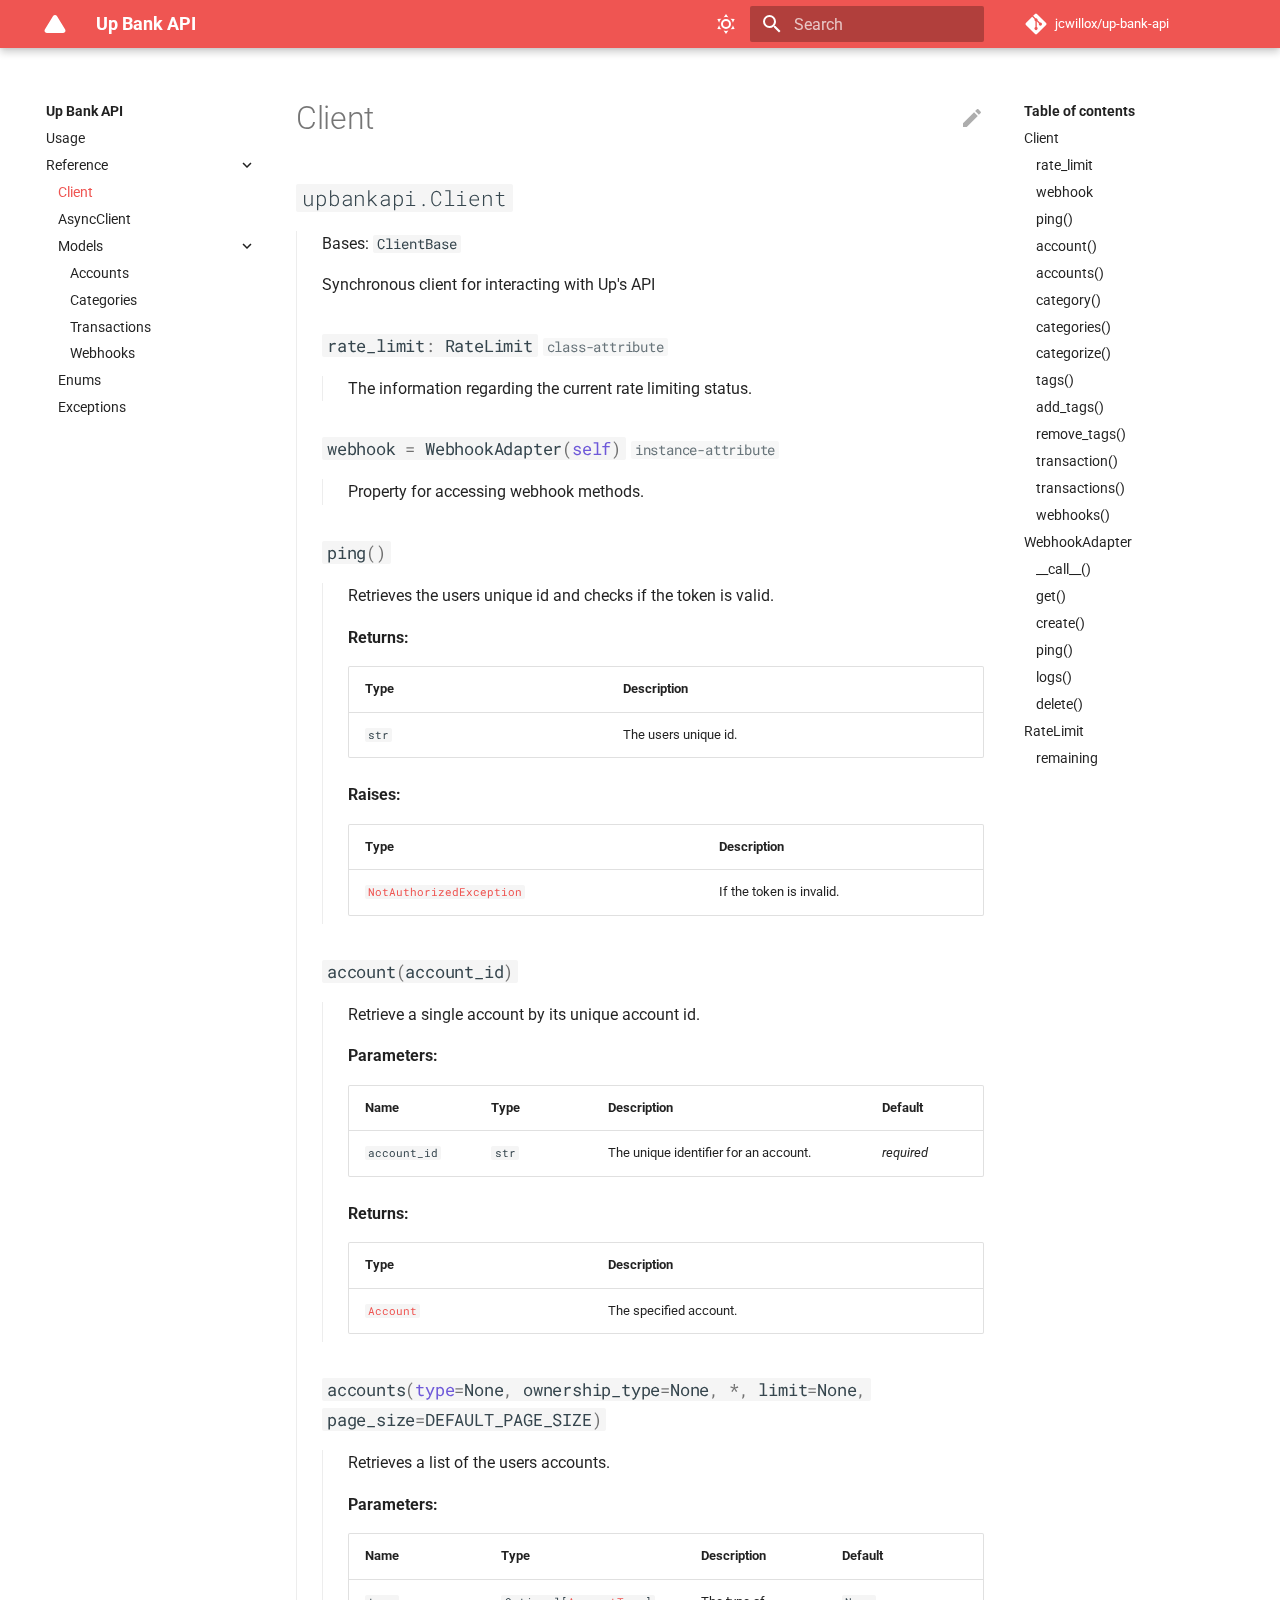
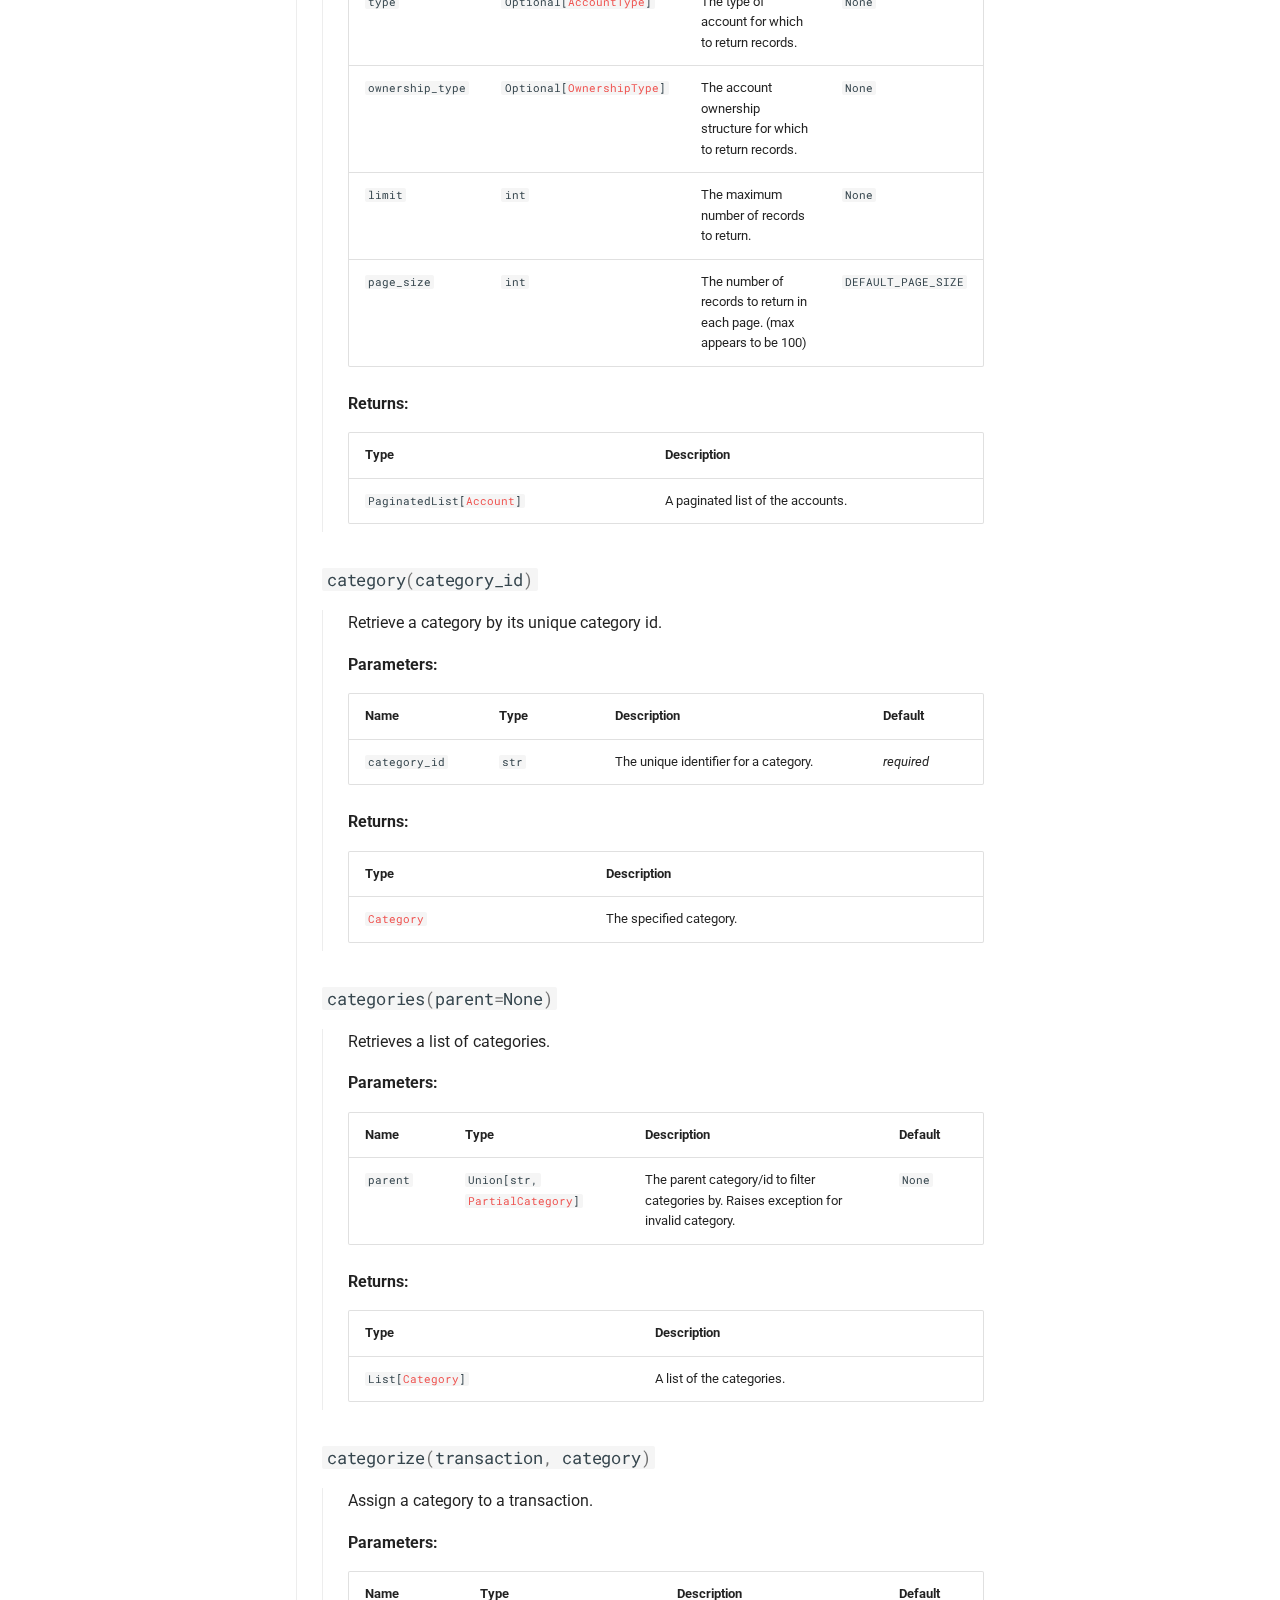
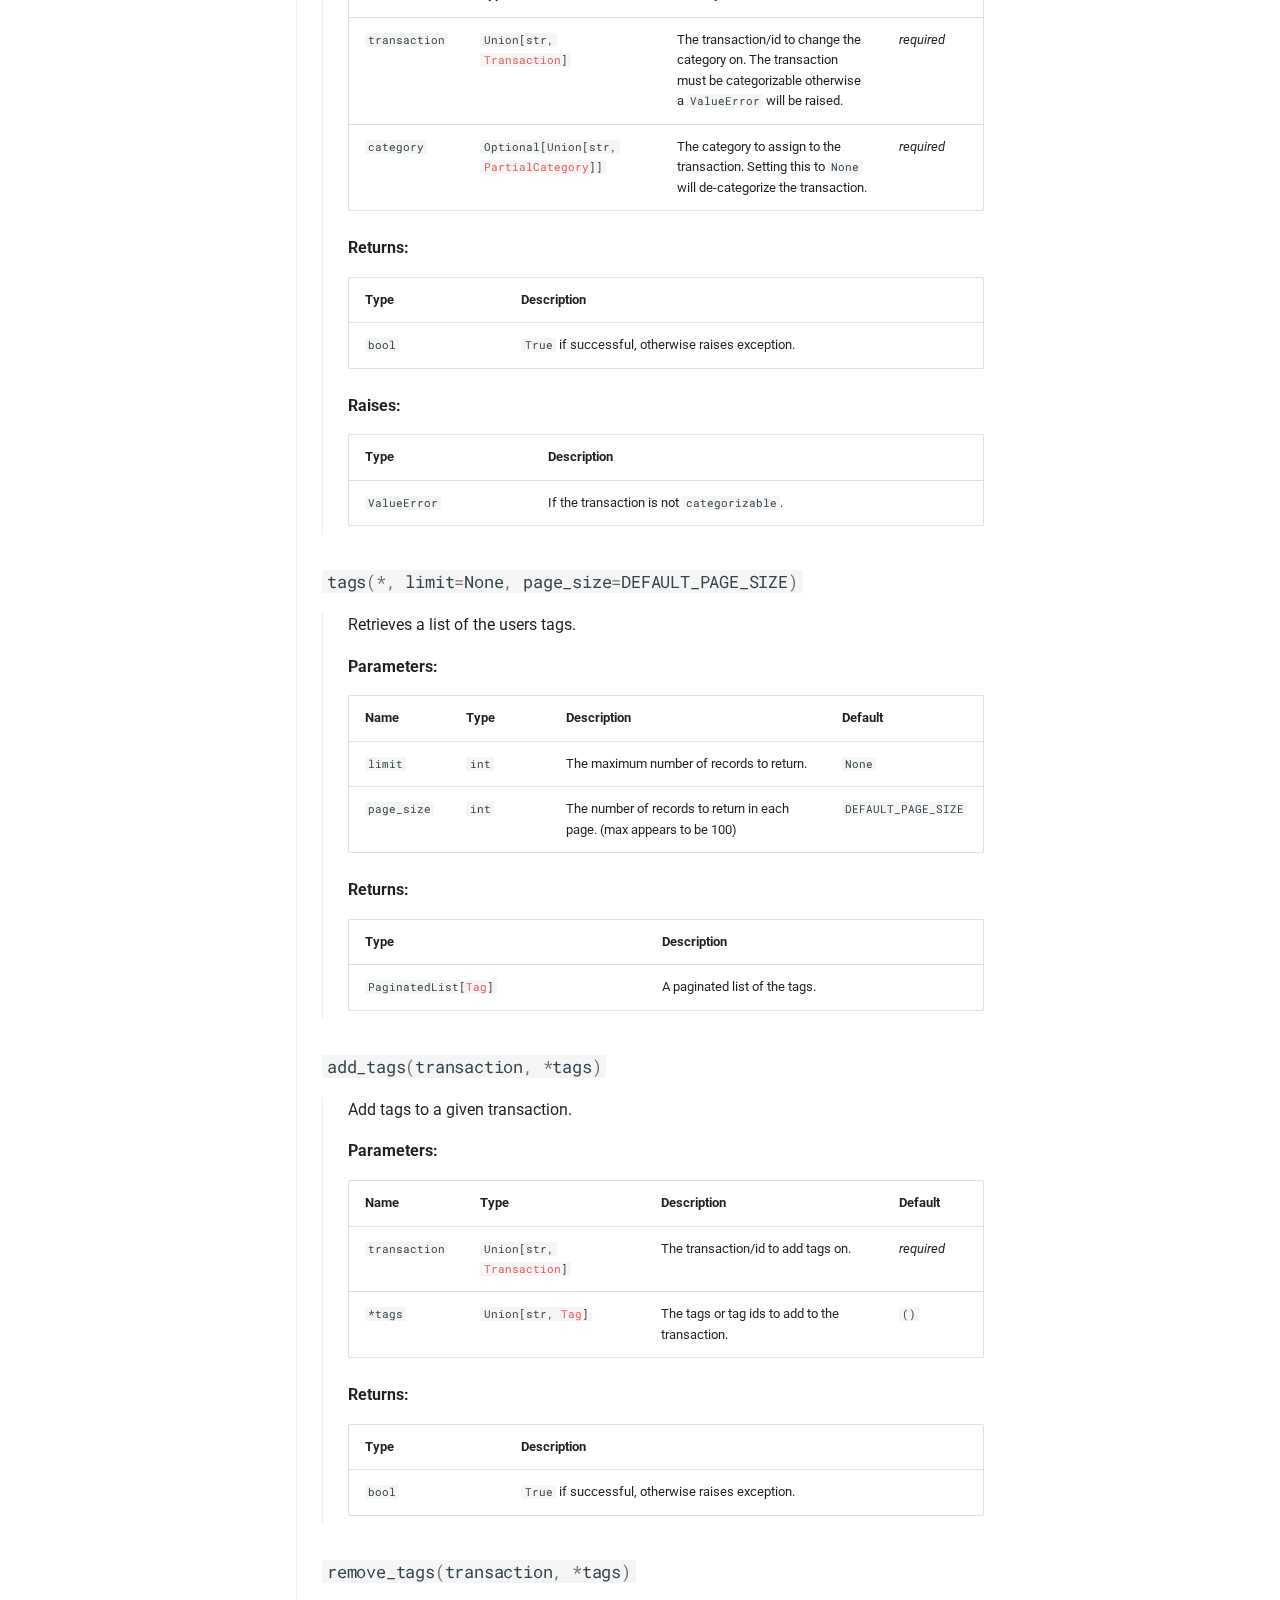
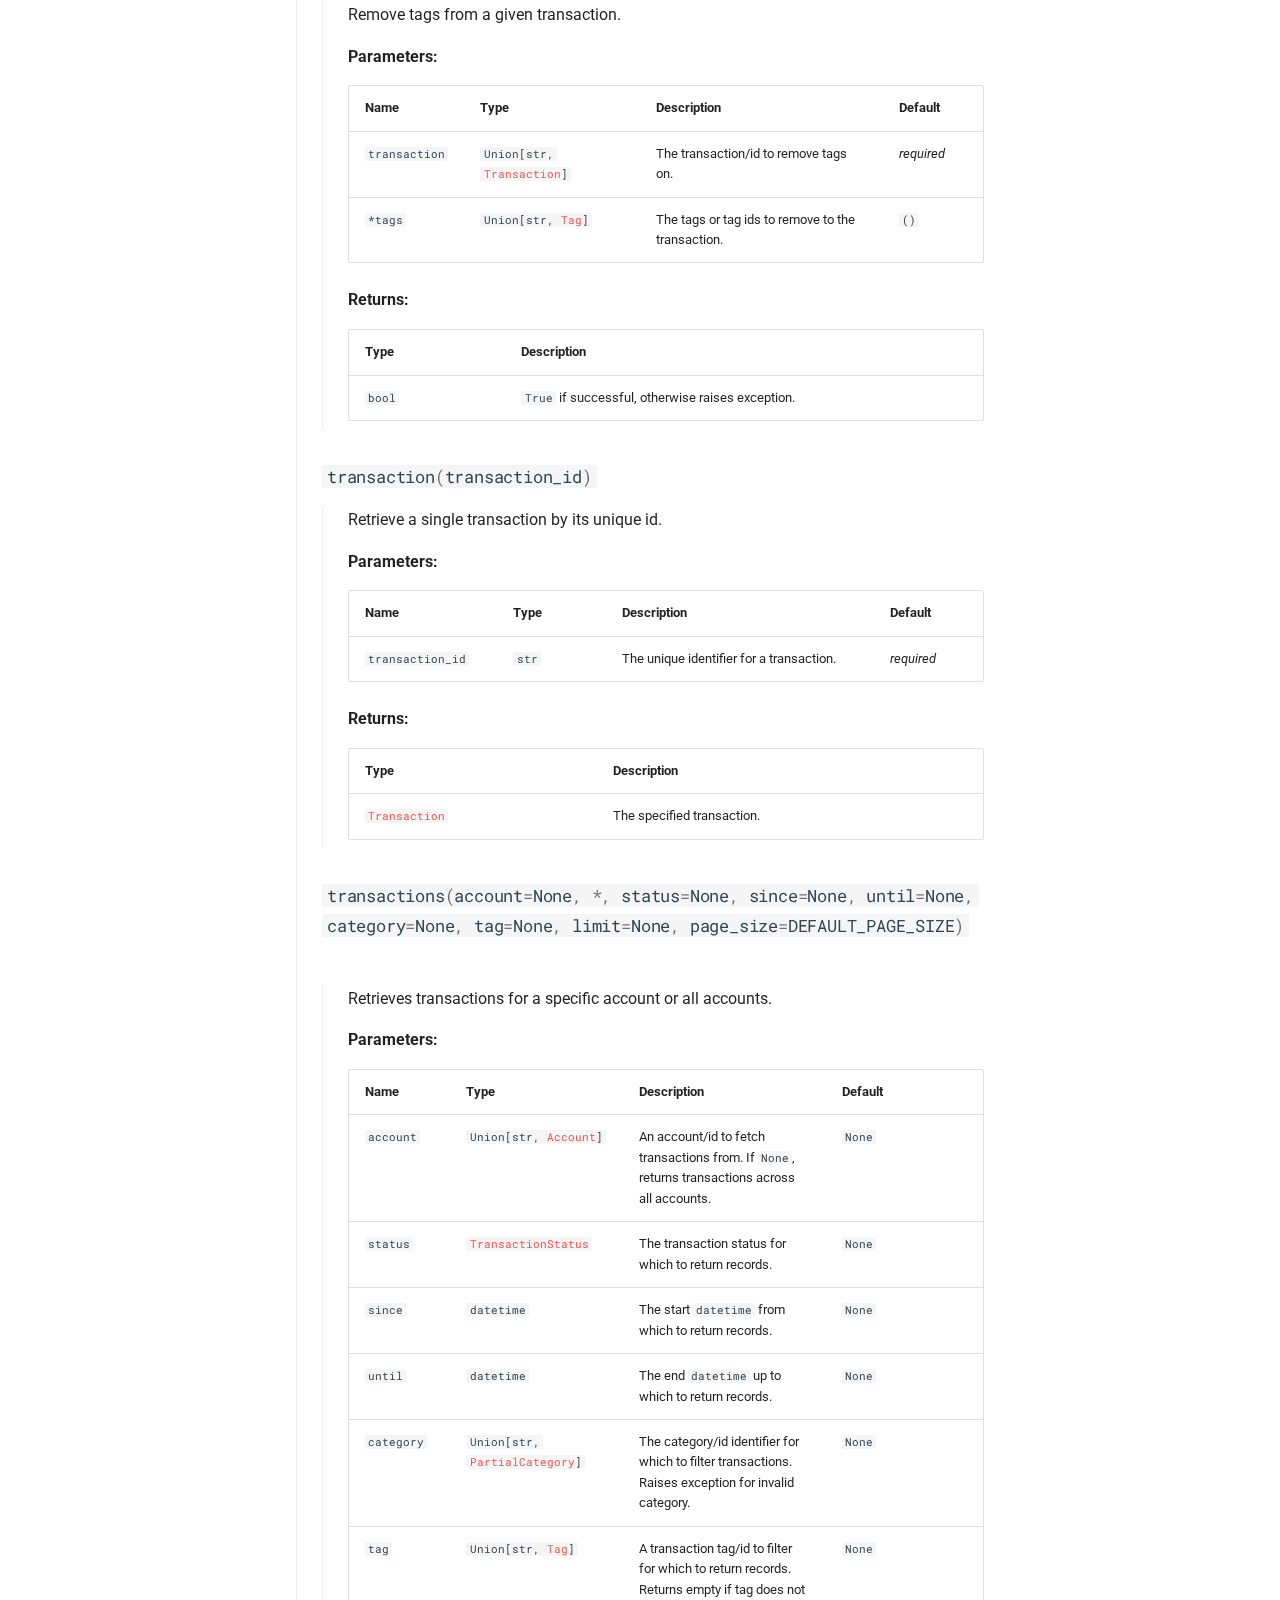
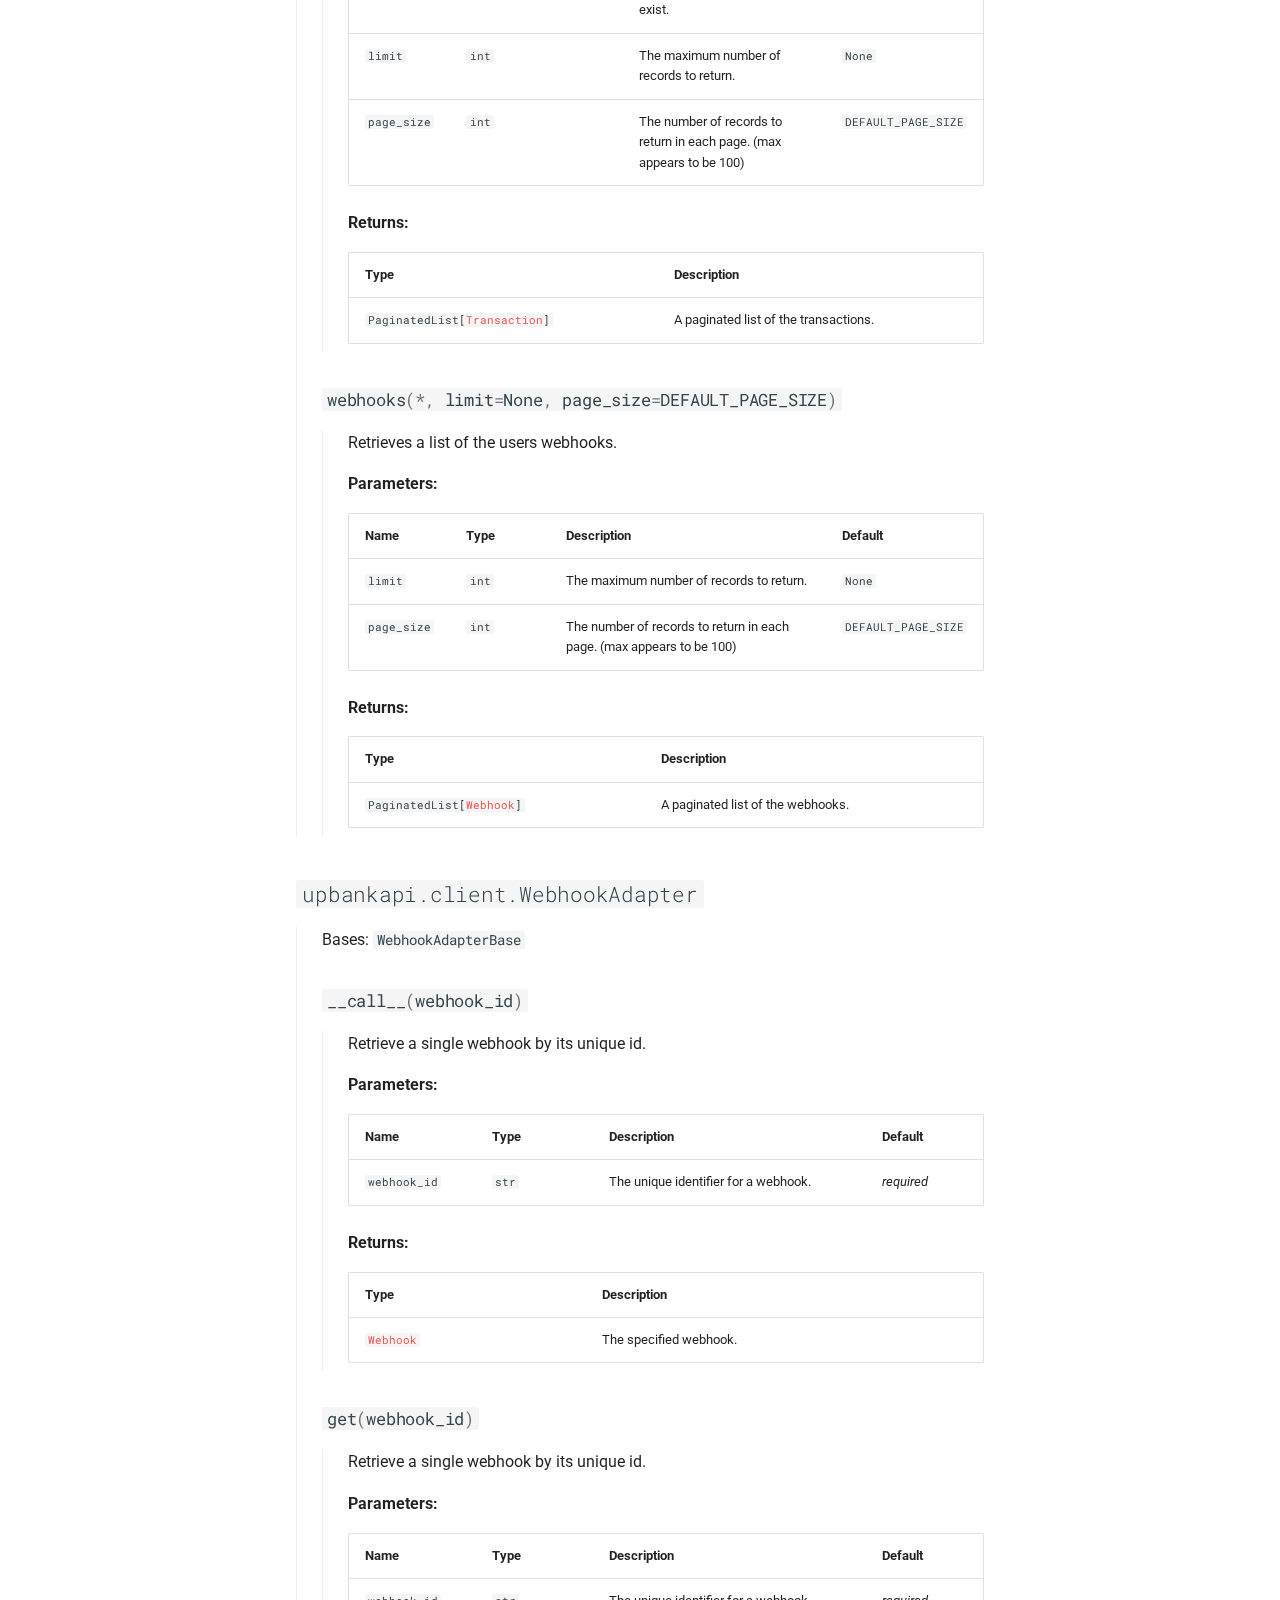
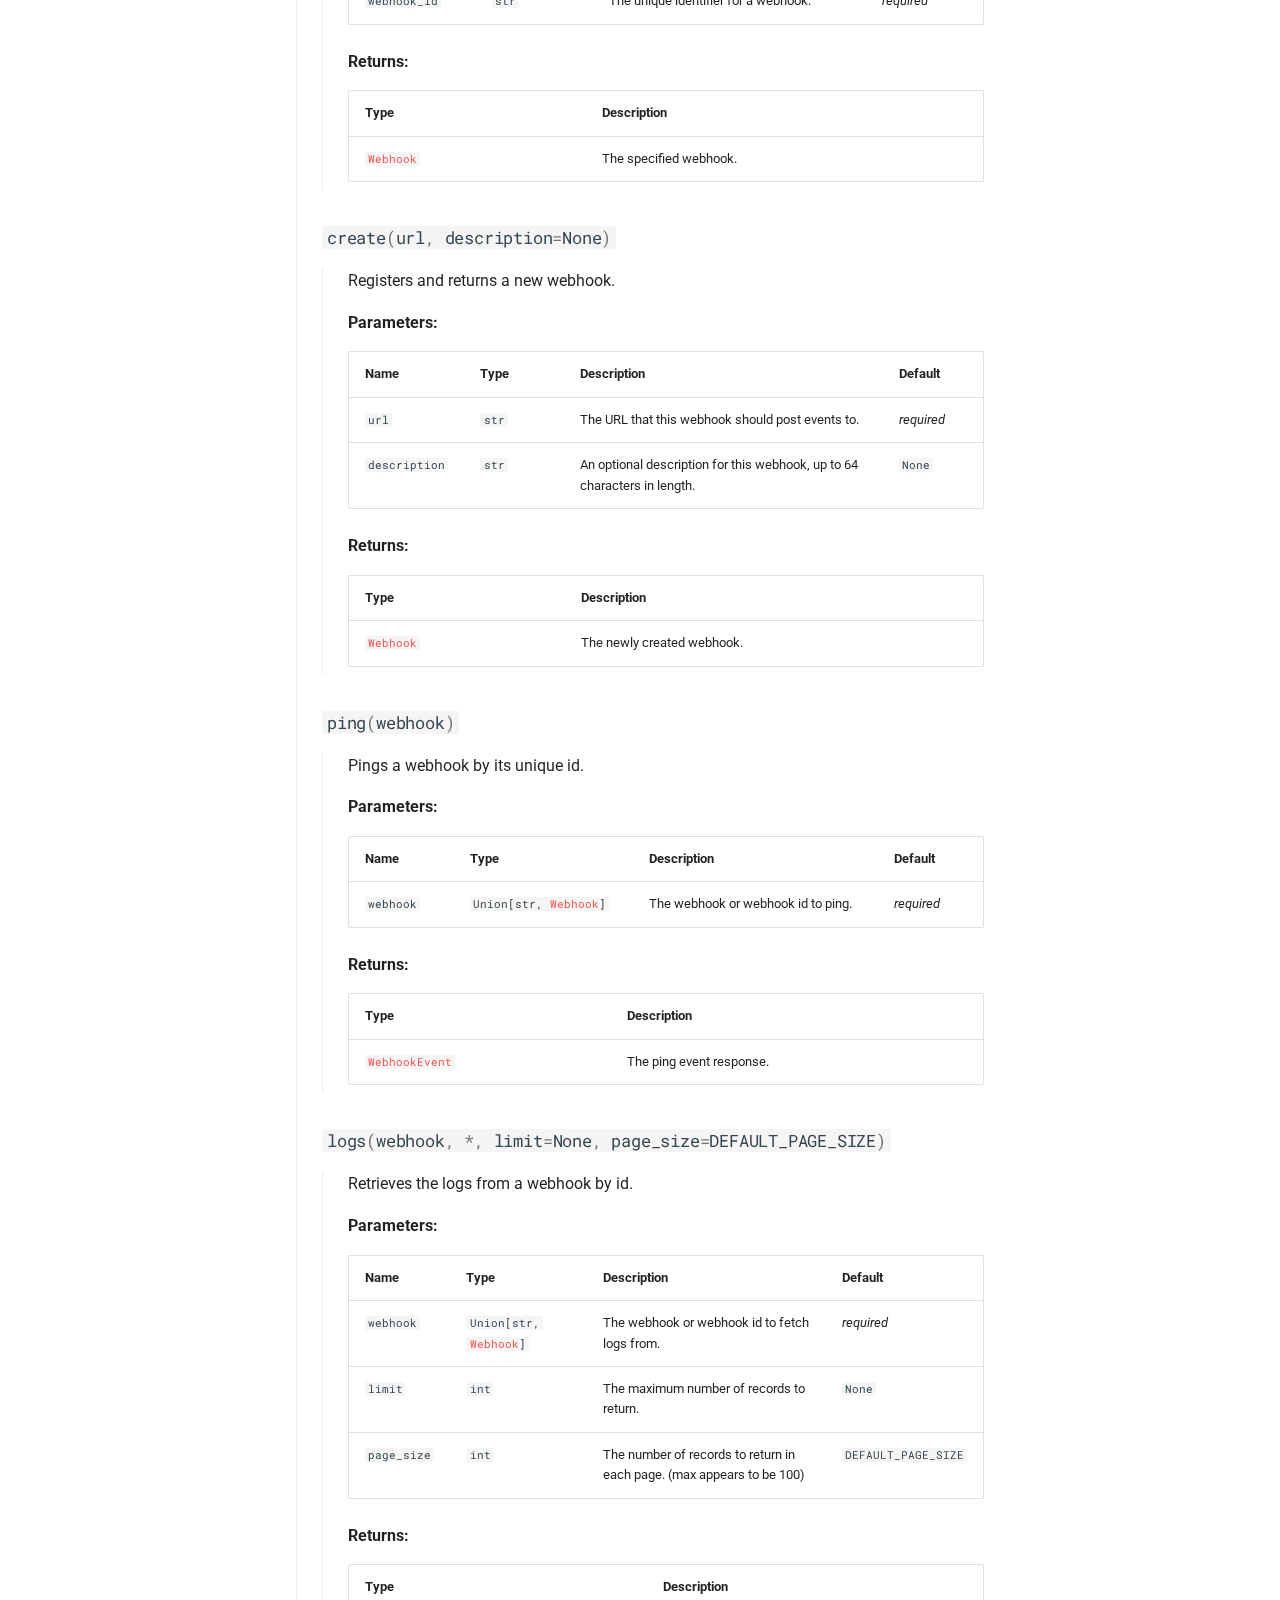
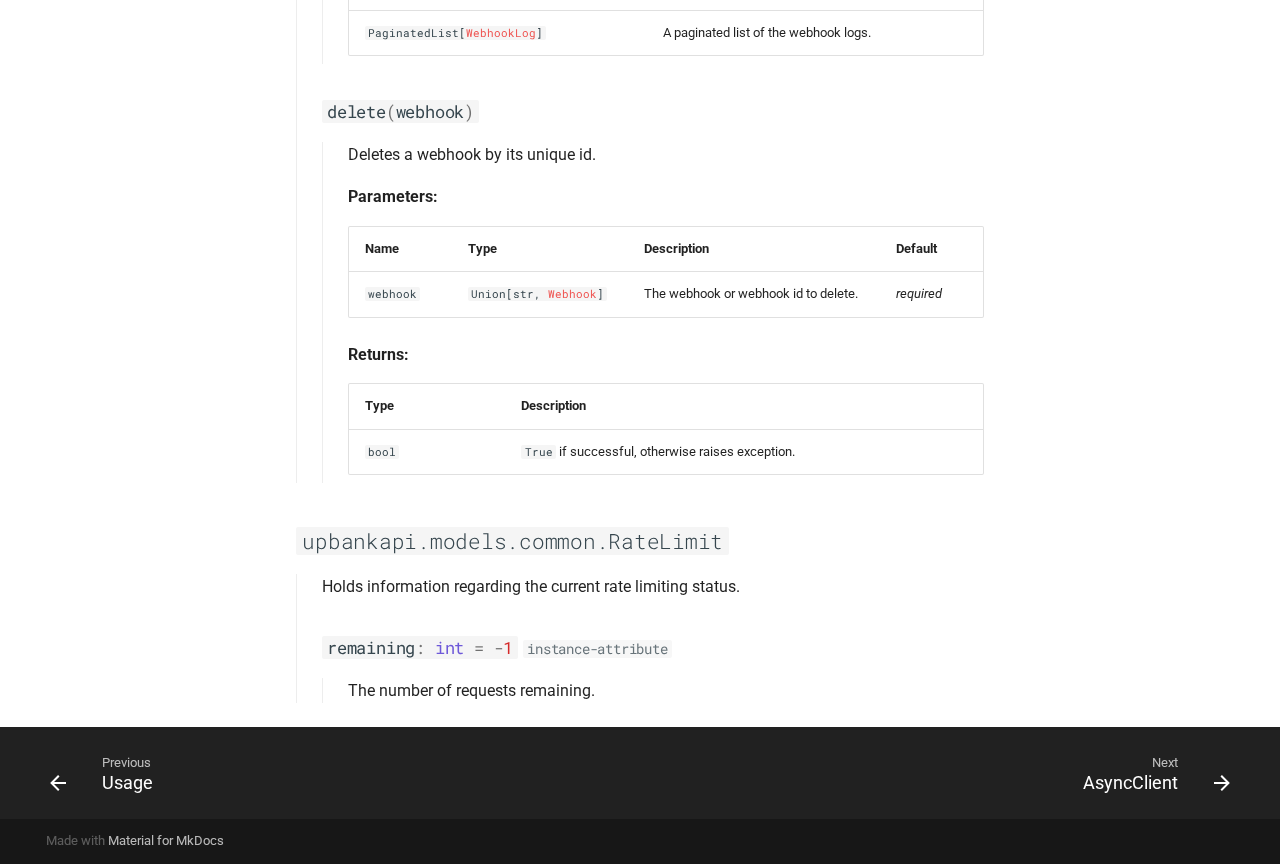
<file: reference/client/index.html>
<!doctype html>
<html lang="en" class="no-js">
  <head>
    
      <meta charset="utf-8">
      <meta name="viewport" content="width=device-width,initial-scale=1">
      
        <meta name="description" content="💎 Fully typed Python client for (a)sync interaction with Up's banking API">
      
      
        <meta name="author" content="Joshua Cowie-Willox">
      
      
        <link rel="canonical" href="https://jcwillox.github.io/up-bank-api/reference/client/">
      
      <link rel="icon" href="../../assets/images/favicon.png">
      <meta name="generator" content="mkdocs-1.3.1, mkdocs-material-8.5.3">
    
    
      
        <title>Client - Up Bank API</title>
      
    
    
      <link rel="stylesheet" href="../../assets/stylesheets/main.7a952b86.min.css">
      
        
        <link rel="stylesheet" href="../../assets/stylesheets/palette.cbb835fc.min.css">
        
      
      

    
    
    
      
        
        
        <link rel="preconnect" href="https://fonts.gstatic.com" crossorigin>
        <link rel="stylesheet" href="https://fonts.googleapis.com/css?family=Roboto:300,300i,400,400i,700,700i%7CRoboto+Mono:400,400i,700,700i&display=fallback">
        <style>:root{--md-text-font:"Roboto";--md-code-font:"Roboto Mono"}</style>
      
    
    
      <link rel="stylesheet" href="../../assets/_mkdocstrings.css">
    
      <link rel="stylesheet" href="../../stylesheets/extra.css">
    
    <script>__md_scope=new URL("../..",location),__md_hash=e=>[...e].reduce((e,_)=>(e<<5)-e+_.charCodeAt(0),0),__md_get=(e,_=localStorage,t=__md_scope)=>JSON.parse(_.getItem(t.pathname+"."+e)),__md_set=(e,_,t=localStorage,a=__md_scope)=>{try{t.setItem(a.pathname+"."+e,JSON.stringify(_))}catch(e){}}</script>
    
      

    
    
    
  </head>
  
  
    
    
      
    
    
    
    
    <body dir="ltr" data-md-color-scheme="default" data-md-color-primary="red" data-md-color-accent="yellow">
  
    
    
      <script>var palette=__md_get("__palette");if(palette&&"object"==typeof palette.color)for(var key of Object.keys(palette.color))document.body.setAttribute("data-md-color-"+key,palette.color[key])</script>
    
    <input class="md-toggle" data-md-toggle="drawer" type="checkbox" id="__drawer" autocomplete="off">
    <input class="md-toggle" data-md-toggle="search" type="checkbox" id="__search" autocomplete="off">
    <label class="md-overlay" for="__drawer"></label>
    <div data-md-component="skip">
      
        
        <a href="#upbankapi.Client" class="md-skip">
          Skip to content
        </a>
      
    </div>
    <div data-md-component="announce">
      
    </div>
    
    
      

<header class="md-header" data-md-component="header">
  <nav class="md-header__inner md-grid" aria-label="Header">
    <a href="../.." title="Up Bank API" class="md-header__button md-logo" aria-label="Up Bank API" data-md-component="logo">
      
  
  <svg xmlns="http://www.w3.org/2000/svg" viewBox="0 0 384 512"><!--! Font Awesome Free 6.2.0 by @fontawesome - https://fontawesome.com License - https://fontawesome.com/license/free (Icons: CC BY 4.0, Fonts: SIL OFL 1.1, Code: MIT License) Copyright 2022 Fonticons, Inc.--><path d="M73 39c-14.8-9.1-33.4-9.4-48.5-.9S0 62.6 0 80v352c0 17.4 9.4 33.4 24.5 41.9S58.2 482 73 473l288-176c14.3-8.7 23-24.2 23-41s-8.7-32.2-23-41L73 39z"/></svg>

    </a>
    <label class="md-header__button md-icon" for="__drawer">
      <svg xmlns="http://www.w3.org/2000/svg" viewBox="0 0 24 24"><path d="M3 6h18v2H3V6m0 5h18v2H3v-2m0 5h18v2H3v-2Z"/></svg>
    </label>
    <div class="md-header__title" data-md-component="header-title">
      <div class="md-header__ellipsis">
        <div class="md-header__topic">
          <span class="md-ellipsis">
            Up Bank API
          </span>
        </div>
        <div class="md-header__topic" data-md-component="header-topic">
          <span class="md-ellipsis">
            
              Client
            
          </span>
        </div>
      </div>
    </div>
    
      <form class="md-header__option" data-md-component="palette">
        
          
          
          <input class="md-option" data-md-color-media="(prefers-color-scheme: light)" data-md-color-scheme="default" data-md-color-primary="red" data-md-color-accent="yellow"  aria-label="Switch to dark mode"  type="radio" name="__palette" id="__palette_1">
          
            <label class="md-header__button md-icon" title="Switch to dark mode" for="__palette_2" hidden>
              <svg xmlns="http://www.w3.org/2000/svg" viewBox="0 0 24 24"><path d="M12 7a5 5 0 0 1 5 5 5 5 0 0 1-5 5 5 5 0 0 1-5-5 5 5 0 0 1 5-5m0 2a3 3 0 0 0-3 3 3 3 0 0 0 3 3 3 3 0 0 0 3-3 3 3 0 0 0-3-3m0-7 2.39 3.42C13.65 5.15 12.84 5 12 5c-.84 0-1.65.15-2.39.42L12 2M3.34 7l4.16-.35A7.2 7.2 0 0 0 5.94 8.5c-.44.74-.69 1.5-.83 2.29L3.34 7m.02 10 1.76-3.77a7.131 7.131 0 0 0 2.38 4.14L3.36 17M20.65 7l-1.77 3.79a7.023 7.023 0 0 0-2.38-4.15l4.15.36m-.01 10-4.14.36c.59-.51 1.12-1.14 1.54-1.86.42-.73.69-1.5.83-2.29L20.64 17M12 22l-2.41-3.44c.74.27 1.55.44 2.41.44.82 0 1.63-.17 2.37-.44L12 22Z"/></svg>
            </label>
          
        
          
          
          <input class="md-option" data-md-color-media="(prefers-color-scheme: dark)" data-md-color-scheme="slate" data-md-color-primary="red" data-md-color-accent="yellow"  aria-label="Switch to light mode"  type="radio" name="__palette" id="__palette_2">
          
            <label class="md-header__button md-icon" title="Switch to light mode" for="__palette_1" hidden>
              <svg xmlns="http://www.w3.org/2000/svg" viewBox="0 0 24 24"><path d="m17.75 4.09-2.53 1.94.91 3.06-2.63-1.81-2.63 1.81.91-3.06-2.53-1.94L12.44 4l1.06-3 1.06 3 3.19.09m3.5 6.91-1.64 1.25.59 1.98-1.7-1.17-1.7 1.17.59-1.98L15.75 11l2.06-.05L18.5 9l.69 1.95 2.06.05m-2.28 4.95c.83-.08 1.72 1.1 1.19 1.85-.32.45-.66.87-1.08 1.27C15.17 23 8.84 23 4.94 19.07c-3.91-3.9-3.91-10.24 0-14.14.4-.4.82-.76 1.27-1.08.75-.53 1.93.36 1.85 1.19-.27 2.86.69 5.83 2.89 8.02a9.96 9.96 0 0 0 8.02 2.89m-1.64 2.02a12.08 12.08 0 0 1-7.8-3.47c-2.17-2.19-3.33-5-3.49-7.82-2.81 3.14-2.7 7.96.31 10.98 3.02 3.01 7.84 3.12 10.98.31Z"/></svg>
            </label>
          
        
      </form>
    
    
    
      <label class="md-header__button md-icon" for="__search">
        <svg xmlns="http://www.w3.org/2000/svg" viewBox="0 0 24 24"><path d="M9.5 3A6.5 6.5 0 0 1 16 9.5c0 1.61-.59 3.09-1.56 4.23l.27.27h.79l5 5-1.5 1.5-5-5v-.79l-.27-.27A6.516 6.516 0 0 1 9.5 16 6.5 6.5 0 0 1 3 9.5 6.5 6.5 0 0 1 9.5 3m0 2C7 5 5 7 5 9.5S7 14 9.5 14 14 12 14 9.5 12 5 9.5 5Z"/></svg>
      </label>
      <div class="md-search" data-md-component="search" role="dialog">
  <label class="md-search__overlay" for="__search"></label>
  <div class="md-search__inner" role="search">
    <form class="md-search__form" name="search">
      <input type="text" class="md-search__input" name="query" aria-label="Search" placeholder="Search" autocapitalize="off" autocorrect="off" autocomplete="off" spellcheck="false" data-md-component="search-query" required>
      <label class="md-search__icon md-icon" for="__search">
        <svg xmlns="http://www.w3.org/2000/svg" viewBox="0 0 24 24"><path d="M9.5 3A6.5 6.5 0 0 1 16 9.5c0 1.61-.59 3.09-1.56 4.23l.27.27h.79l5 5-1.5 1.5-5-5v-.79l-.27-.27A6.516 6.516 0 0 1 9.5 16 6.5 6.5 0 0 1 3 9.5 6.5 6.5 0 0 1 9.5 3m0 2C7 5 5 7 5 9.5S7 14 9.5 14 14 12 14 9.5 12 5 9.5 5Z"/></svg>
        <svg xmlns="http://www.w3.org/2000/svg" viewBox="0 0 24 24"><path d="M20 11v2H8l5.5 5.5-1.42 1.42L4.16 12l7.92-7.92L13.5 5.5 8 11h12Z"/></svg>
      </label>
      <nav class="md-search__options" aria-label="Search">
        
        <button type="reset" class="md-search__icon md-icon" title="Clear" aria-label="Clear" tabindex="-1">
          <svg xmlns="http://www.w3.org/2000/svg" viewBox="0 0 24 24"><path d="M19 6.41 17.59 5 12 10.59 6.41 5 5 6.41 10.59 12 5 17.59 6.41 19 12 13.41 17.59 19 19 17.59 13.41 12 19 6.41Z"/></svg>
        </button>
      </nav>
      
    </form>
    <div class="md-search__output">
      <div class="md-search__scrollwrap" data-md-scrollfix>
        <div class="md-search-result" data-md-component="search-result">
          <div class="md-search-result__meta">
            Initializing search
          </div>
          <ol class="md-search-result__list"></ol>
        </div>
      </div>
    </div>
  </div>
</div>
    
    
      <div class="md-header__source">
        <a href="https://github.com/jcwillox/up-bank-api" title="Go to repository" class="md-source" data-md-component="source">
  <div class="md-source__icon md-icon">
    
    <svg xmlns="http://www.w3.org/2000/svg" viewBox="0 0 448 512"><!--! Font Awesome Free 6.2.0 by @fontawesome - https://fontawesome.com License - https://fontawesome.com/license/free (Icons: CC BY 4.0, Fonts: SIL OFL 1.1, Code: MIT License) Copyright 2022 Fonticons, Inc.--><path d="M439.55 236.05 244 40.45a28.87 28.87 0 0 0-40.81 0l-40.66 40.63 51.52 51.52c27.06-9.14 52.68 16.77 43.39 43.68l49.66 49.66c34.23-11.8 61.18 31 35.47 56.69-26.49 26.49-70.21-2.87-56-37.34L240.22 199v121.85c25.3 12.54 22.26 41.85 9.08 55a34.34 34.34 0 0 1-48.55 0c-17.57-17.6-11.07-46.91 11.25-56v-123c-20.8-8.51-24.6-30.74-18.64-45L142.57 101 8.45 235.14a28.86 28.86 0 0 0 0 40.81l195.61 195.6a28.86 28.86 0 0 0 40.8 0l194.69-194.69a28.86 28.86 0 0 0 0-40.81z"/></svg>
  </div>
  <div class="md-source__repository">
    jcwillox/up-bank-api
  </div>
</a>
      </div>
    
  </nav>
  
</header>
    
    <div class="md-container" data-md-component="container">
      
      
        
          
        
      
      <main class="md-main" data-md-component="main">
        <div class="md-main__inner md-grid">
          
            
              
              <div class="md-sidebar md-sidebar--primary" data-md-component="sidebar" data-md-type="navigation" >
                <div class="md-sidebar__scrollwrap">
                  <div class="md-sidebar__inner">
                    


<nav class="md-nav md-nav--primary" aria-label="Navigation" data-md-level="0">
  <label class="md-nav__title" for="__drawer">
    <a href="../.." title="Up Bank API" class="md-nav__button md-logo" aria-label="Up Bank API" data-md-component="logo">
      
  
  <svg xmlns="http://www.w3.org/2000/svg" viewBox="0 0 384 512"><!--! Font Awesome Free 6.2.0 by @fontawesome - https://fontawesome.com License - https://fontawesome.com/license/free (Icons: CC BY 4.0, Fonts: SIL OFL 1.1, Code: MIT License) Copyright 2022 Fonticons, Inc.--><path d="M73 39c-14.8-9.1-33.4-9.4-48.5-.9S0 62.6 0 80v352c0 17.4 9.4 33.4 24.5 41.9S58.2 482 73 473l288-176c14.3-8.7 23-24.2 23-41s-8.7-32.2-23-41L73 39z"/></svg>

    </a>
    Up Bank API
  </label>
  
    <div class="md-nav__source">
      <a href="https://github.com/jcwillox/up-bank-api" title="Go to repository" class="md-source" data-md-component="source">
  <div class="md-source__icon md-icon">
    
    <svg xmlns="http://www.w3.org/2000/svg" viewBox="0 0 448 512"><!--! Font Awesome Free 6.2.0 by @fontawesome - https://fontawesome.com License - https://fontawesome.com/license/free (Icons: CC BY 4.0, Fonts: SIL OFL 1.1, Code: MIT License) Copyright 2022 Fonticons, Inc.--><path d="M439.55 236.05 244 40.45a28.87 28.87 0 0 0-40.81 0l-40.66 40.63 51.52 51.52c27.06-9.14 52.68 16.77 43.39 43.68l49.66 49.66c34.23-11.8 61.18 31 35.47 56.69-26.49 26.49-70.21-2.87-56-37.34L240.22 199v121.85c25.3 12.54 22.26 41.85 9.08 55a34.34 34.34 0 0 1-48.55 0c-17.57-17.6-11.07-46.91 11.25-56v-123c-20.8-8.51-24.6-30.74-18.64-45L142.57 101 8.45 235.14a28.86 28.86 0 0 0 0 40.81l195.61 195.6a28.86 28.86 0 0 0 40.8 0l194.69-194.69a28.86 28.86 0 0 0 0-40.81z"/></svg>
  </div>
  <div class="md-source__repository">
    jcwillox/up-bank-api
  </div>
</a>
    </div>
  
  <ul class="md-nav__list" data-md-scrollfix>
    
      
      
      

  
  
  
    <li class="md-nav__item">
      <a href="../.." class="md-nav__link">
        Usage
      </a>
    </li>
  

    
      
      
      

  
  
    
  
  
    
    <li class="md-nav__item md-nav__item--active md-nav__item--nested">
      
      
        <input class="md-nav__toggle md-toggle" data-md-toggle="__nav_2" type="checkbox" id="__nav_2" checked>
      
      
      
      
        <label class="md-nav__link" for="__nav_2">
          Reference
          <span class="md-nav__icon md-icon"></span>
        </label>
      
      <nav class="md-nav" aria-label="Reference" data-md-level="1">
        <label class="md-nav__title" for="__nav_2">
          <span class="md-nav__icon md-icon"></span>
          Reference
        </label>
        <ul class="md-nav__list" data-md-scrollfix>
          
            
              
  
  
    
  
  
    <li class="md-nav__item md-nav__item--active">
      
      <input class="md-nav__toggle md-toggle" data-md-toggle="toc" type="checkbox" id="__toc">
      
      
      
        <label class="md-nav__link md-nav__link--active" for="__toc">
          Client
          <span class="md-nav__icon md-icon"></span>
        </label>
      
      <a href="./" class="md-nav__link md-nav__link--active">
        Client
      </a>
      
        

<nav class="md-nav md-nav--secondary" aria-label="Table of contents">
  
  
  
  
    <label class="md-nav__title" for="__toc">
      <span class="md-nav__icon md-icon"></span>
      Table of contents
    </label>
    <ul class="md-nav__list" data-md-component="toc" data-md-scrollfix>
      
        <li class="md-nav__item">
  <a href="#upbankapi.Client" class="md-nav__link">
    Client
  </a>
  
    <nav class="md-nav" aria-label="Client">
      <ul class="md-nav__list">
        
          <li class="md-nav__item">
  <a href="#upbankapi.client._sync.Client.rate_limit" class="md-nav__link">
    rate_limit
  </a>
  
</li>
        
          <li class="md-nav__item">
  <a href="#upbankapi.client._sync.Client.webhook" class="md-nav__link">
    webhook
  </a>
  
</li>
        
          <li class="md-nav__item">
  <a href="#upbankapi.client._sync.Client.ping" class="md-nav__link">
    ping()
  </a>
  
</li>
        
          <li class="md-nav__item">
  <a href="#upbankapi.client._sync.Client.account" class="md-nav__link">
    account()
  </a>
  
</li>
        
          <li class="md-nav__item">
  <a href="#upbankapi.client._sync.Client.accounts" class="md-nav__link">
    accounts()
  </a>
  
</li>
        
          <li class="md-nav__item">
  <a href="#upbankapi.client._sync.Client.category" class="md-nav__link">
    category()
  </a>
  
</li>
        
          <li class="md-nav__item">
  <a href="#upbankapi.client._sync.Client.categories" class="md-nav__link">
    categories()
  </a>
  
</li>
        
          <li class="md-nav__item">
  <a href="#upbankapi.client._sync.Client.categorize" class="md-nav__link">
    categorize()
  </a>
  
</li>
        
          <li class="md-nav__item">
  <a href="#upbankapi.client._sync.Client.tags" class="md-nav__link">
    tags()
  </a>
  
</li>
        
          <li class="md-nav__item">
  <a href="#upbankapi.client._sync.Client.add_tags" class="md-nav__link">
    add_tags()
  </a>
  
</li>
        
          <li class="md-nav__item">
  <a href="#upbankapi.client._sync.Client.remove_tags" class="md-nav__link">
    remove_tags()
  </a>
  
</li>
        
          <li class="md-nav__item">
  <a href="#upbankapi.client._sync.Client.transaction" class="md-nav__link">
    transaction()
  </a>
  
</li>
        
          <li class="md-nav__item">
  <a href="#upbankapi.client._sync.Client.transactions" class="md-nav__link">
    transactions()
  </a>
  
</li>
        
          <li class="md-nav__item">
  <a href="#upbankapi.client._sync.Client.webhooks" class="md-nav__link">
    webhooks()
  </a>
  
</li>
        
      </ul>
    </nav>
  
</li>
      
        <li class="md-nav__item">
  <a href="#upbankapi.client.WebhookAdapter" class="md-nav__link">
    WebhookAdapter
  </a>
  
    <nav class="md-nav" aria-label="WebhookAdapter">
      <ul class="md-nav__list">
        
          <li class="md-nav__item">
  <a href="#upbankapi.client._sync.WebhookAdapter.__call__" class="md-nav__link">
    __call__()
  </a>
  
</li>
        
          <li class="md-nav__item">
  <a href="#upbankapi.client._sync.WebhookAdapter.get" class="md-nav__link">
    get()
  </a>
  
</li>
        
          <li class="md-nav__item">
  <a href="#upbankapi.client._sync.WebhookAdapter.create" class="md-nav__link">
    create()
  </a>
  
</li>
        
          <li class="md-nav__item">
  <a href="#upbankapi.client._sync.WebhookAdapter.ping" class="md-nav__link">
    ping()
  </a>
  
</li>
        
          <li class="md-nav__item">
  <a href="#upbankapi.client._sync.WebhookAdapter.logs" class="md-nav__link">
    logs()
  </a>
  
</li>
        
          <li class="md-nav__item">
  <a href="#upbankapi.client._sync.WebhookAdapter.delete" class="md-nav__link">
    delete()
  </a>
  
</li>
        
      </ul>
    </nav>
  
</li>
      
        <li class="md-nav__item">
  <a href="#upbankapi.models.common.RateLimit" class="md-nav__link">
    RateLimit
  </a>
  
    <nav class="md-nav" aria-label="RateLimit">
      <ul class="md-nav__list">
        
          <li class="md-nav__item">
  <a href="#upbankapi.models.common.RateLimit.remaining" class="md-nav__link">
    remaining
  </a>
  
</li>
        
      </ul>
    </nav>
  
</li>
      
    </ul>
  
</nav>
      
    </li>
  

            
          
            
              
  
  
  
    <li class="md-nav__item">
      <a href="../async_client/" class="md-nav__link">
        AsyncClient
      </a>
    </li>
  

            
          
            
              
  
  
  
    
    <li class="md-nav__item md-nav__item--nested">
      
      
        <input class="md-nav__toggle md-toggle md-toggle--indeterminate" data-md-toggle="__nav_2_3" type="checkbox" id="__nav_2_3" checked>
      
      
      
      
        <label class="md-nav__link" for="__nav_2_3">
          Models
          <span class="md-nav__icon md-icon"></span>
        </label>
      
      <nav class="md-nav" aria-label="Models" data-md-level="2">
        <label class="md-nav__title" for="__nav_2_3">
          <span class="md-nav__icon md-icon"></span>
          Models
        </label>
        <ul class="md-nav__list" data-md-scrollfix>
          
            
              
  
  
  
    <li class="md-nav__item">
      <a href="../models/accounts/" class="md-nav__link">
        Accounts
      </a>
    </li>
  

            
          
            
              
  
  
  
    <li class="md-nav__item">
      <a href="../models/categories/" class="md-nav__link">
        Categories
      </a>
    </li>
  

            
          
            
              
  
  
  
    <li class="md-nav__item">
      <a href="../models/transactions/" class="md-nav__link">
        Transactions
      </a>
    </li>
  

            
          
            
              
  
  
  
    <li class="md-nav__item">
      <a href="../models/webhooks/" class="md-nav__link">
        Webhooks
      </a>
    </li>
  

            
          
        </ul>
      </nav>
    </li>
  

            
          
            
              
  
  
  
    <li class="md-nav__item">
      <a href="../enums/" class="md-nav__link">
        Enums
      </a>
    </li>
  

            
          
            
              
  
  
  
    <li class="md-nav__item">
      <a href="../exceptions/" class="md-nav__link">
        Exceptions
      </a>
    </li>
  

            
          
        </ul>
      </nav>
    </li>
  

    
  </ul>
</nav>
                  </div>
                </div>
              </div>
            
            
              
              <div class="md-sidebar md-sidebar--secondary" data-md-component="sidebar" data-md-type="toc" >
                <div class="md-sidebar__scrollwrap">
                  <div class="md-sidebar__inner">
                    

<nav class="md-nav md-nav--secondary" aria-label="Table of contents">
  
  
  
  
    <label class="md-nav__title" for="__toc">
      <span class="md-nav__icon md-icon"></span>
      Table of contents
    </label>
    <ul class="md-nav__list" data-md-component="toc" data-md-scrollfix>
      
        <li class="md-nav__item">
  <a href="#upbankapi.Client" class="md-nav__link">
    Client
  </a>
  
    <nav class="md-nav" aria-label="Client">
      <ul class="md-nav__list">
        
          <li class="md-nav__item">
  <a href="#upbankapi.client._sync.Client.rate_limit" class="md-nav__link">
    rate_limit
  </a>
  
</li>
        
          <li class="md-nav__item">
  <a href="#upbankapi.client._sync.Client.webhook" class="md-nav__link">
    webhook
  </a>
  
</li>
        
          <li class="md-nav__item">
  <a href="#upbankapi.client._sync.Client.ping" class="md-nav__link">
    ping()
  </a>
  
</li>
        
          <li class="md-nav__item">
  <a href="#upbankapi.client._sync.Client.account" class="md-nav__link">
    account()
  </a>
  
</li>
        
          <li class="md-nav__item">
  <a href="#upbankapi.client._sync.Client.accounts" class="md-nav__link">
    accounts()
  </a>
  
</li>
        
          <li class="md-nav__item">
  <a href="#upbankapi.client._sync.Client.category" class="md-nav__link">
    category()
  </a>
  
</li>
        
          <li class="md-nav__item">
  <a href="#upbankapi.client._sync.Client.categories" class="md-nav__link">
    categories()
  </a>
  
</li>
        
          <li class="md-nav__item">
  <a href="#upbankapi.client._sync.Client.categorize" class="md-nav__link">
    categorize()
  </a>
  
</li>
        
          <li class="md-nav__item">
  <a href="#upbankapi.client._sync.Client.tags" class="md-nav__link">
    tags()
  </a>
  
</li>
        
          <li class="md-nav__item">
  <a href="#upbankapi.client._sync.Client.add_tags" class="md-nav__link">
    add_tags()
  </a>
  
</li>
        
          <li class="md-nav__item">
  <a href="#upbankapi.client._sync.Client.remove_tags" class="md-nav__link">
    remove_tags()
  </a>
  
</li>
        
          <li class="md-nav__item">
  <a href="#upbankapi.client._sync.Client.transaction" class="md-nav__link">
    transaction()
  </a>
  
</li>
        
          <li class="md-nav__item">
  <a href="#upbankapi.client._sync.Client.transactions" class="md-nav__link">
    transactions()
  </a>
  
</li>
        
          <li class="md-nav__item">
  <a href="#upbankapi.client._sync.Client.webhooks" class="md-nav__link">
    webhooks()
  </a>
  
</li>
        
      </ul>
    </nav>
  
</li>
      
        <li class="md-nav__item">
  <a href="#upbankapi.client.WebhookAdapter" class="md-nav__link">
    WebhookAdapter
  </a>
  
    <nav class="md-nav" aria-label="WebhookAdapter">
      <ul class="md-nav__list">
        
          <li class="md-nav__item">
  <a href="#upbankapi.client._sync.WebhookAdapter.__call__" class="md-nav__link">
    __call__()
  </a>
  
</li>
        
          <li class="md-nav__item">
  <a href="#upbankapi.client._sync.WebhookAdapter.get" class="md-nav__link">
    get()
  </a>
  
</li>
        
          <li class="md-nav__item">
  <a href="#upbankapi.client._sync.WebhookAdapter.create" class="md-nav__link">
    create()
  </a>
  
</li>
        
          <li class="md-nav__item">
  <a href="#upbankapi.client._sync.WebhookAdapter.ping" class="md-nav__link">
    ping()
  </a>
  
</li>
        
          <li class="md-nav__item">
  <a href="#upbankapi.client._sync.WebhookAdapter.logs" class="md-nav__link">
    logs()
  </a>
  
</li>
        
          <li class="md-nav__item">
  <a href="#upbankapi.client._sync.WebhookAdapter.delete" class="md-nav__link">
    delete()
  </a>
  
</li>
        
      </ul>
    </nav>
  
</li>
      
        <li class="md-nav__item">
  <a href="#upbankapi.models.common.RateLimit" class="md-nav__link">
    RateLimit
  </a>
  
    <nav class="md-nav" aria-label="RateLimit">
      <ul class="md-nav__list">
        
          <li class="md-nav__item">
  <a href="#upbankapi.models.common.RateLimit.remaining" class="md-nav__link">
    remaining
  </a>
  
</li>
        
      </ul>
    </nav>
  
</li>
      
    </ul>
  
</nav>
                  </div>
                </div>
              </div>
            
          
          
            <div class="md-content" data-md-component="content">
              <article class="md-content__inner md-typeset">
                
                  

  <a href="https://github.com/jcwillox/up-bank-api/edit/main/docs/reference/client.md" title="Edit this page" class="md-content__button md-icon">
    
    <svg xmlns="http://www.w3.org/2000/svg" viewBox="0 0 24 24"><path d="M20.71 7.04c.39-.39.39-1.04 0-1.41l-2.34-2.34c-.37-.39-1.02-.39-1.41 0l-1.84 1.83 3.75 3.75M3 17.25V21h3.75L17.81 9.93l-3.75-3.75L3 17.25Z"/></svg>
  </a>


  <h1>Client</h1>

<div class="doc doc-object doc-class">



<h2 id="upbankapi.Client" class="doc doc-heading">
        <code>upbankapi.Client</code>


<a href="#upbankapi.Client" class="headerlink" title="Permanent link">#</a></h2>


  <div class="doc doc-contents first">
      <p class="doc doc-class-bases">
        Bases: <code><span title="upbankapi.client.base.ClientBase">ClientBase</span></code></p>

  
      <p>Synchronous client for interacting with Up's API</p>



  

  <div class="doc doc-children">







<div class="doc doc-object doc-attribute">



<h3 id="upbankapi.client._sync.Client.rate_limit" class="doc doc-heading">
<code class="highlight language-python"><span class="n">rate_limit</span><span class="p">:</span> <span class="n">RateLimit</span></code>
  
  <span class="doc doc-labels">
      <small class="doc doc-label doc-label-class-attribute"><code>class-attribute</code></small>
  </span>

<a href="#upbankapi.client._sync.Client.rate_limit" class="headerlink" title="Permanent link">#</a></h3>


  <div class="doc doc-contents ">
  
      <p>The information regarding the current rate limiting status.</p>
  </div>

</div>

<div class="doc doc-object doc-attribute">



<h3 id="upbankapi.client._sync.Client.webhook" class="doc doc-heading">
<code class="highlight language-python"><span class="n">webhook</span> <span class="o">=</span> <span class="n">WebhookAdapter</span><span class="p">(</span><span class="bp">self</span><span class="p">)</span></code>
  
  <span class="doc doc-labels">
      <small class="doc doc-label doc-label-instance-attribute"><code>instance-attribute</code></small>
  </span>

<a href="#upbankapi.client._sync.Client.webhook" class="headerlink" title="Permanent link">#</a></h3>


  <div class="doc doc-contents ">
  
      <p>Property for accessing webhook methods.</p>
  </div>

</div>



<div class="doc doc-object doc-function">



<h3 id="upbankapi.client._sync.Client.ping" class="doc doc-heading">
<code class="highlight language-python"><span class="n">ping</span><span class="p">()</span></code>

<a href="#upbankapi.client._sync.Client.ping" class="headerlink" title="Permanent link">#</a></h3>


  <div class="doc doc-contents ">
  
      <p>Retrieves the users unique id and checks if the token is valid.</p>

  <p><strong>Returns:</strong></p>
  <table>
    <thead>
      <tr>
        <th>Type</th>
        <th>Description</th>
      </tr>
    </thead>
    <tbody>
        <tr>
          <td>
                <code>str</code>
          </td>
          <td><p>The users unique id.</p></td>
        </tr>
    </tbody>
  </table>

  <p><strong>Raises:</strong></p>
  <table>
    <thead>
      <tr>
        <th>Type</th>
        <th>Description</th>
      </tr>
    </thead>
    <tbody>
        <tr>
          <td>
                <code><a class="autorefs autorefs-internal" title="upbankapi.exceptions.NotAuthorizedException" href="../exceptions/#upbankapi.NotAuthorizedException">NotAuthorizedException</a></code>
          </td>
          <td><p>If the token is invalid.</p></td>
        </tr>
    </tbody>
  </table>

  </div>

</div>

<div class="doc doc-object doc-function">



<h3 id="upbankapi.client._sync.Client.account" class="doc doc-heading">
<code class="highlight language-python"><span class="n">account</span><span class="p">(</span><span class="n">account_id</span><span class="p">)</span></code>

<a href="#upbankapi.client._sync.Client.account" class="headerlink" title="Permanent link">#</a></h3>


  <div class="doc doc-contents ">
  
      <p>Retrieve a single account by its unique account id.</p>

  <p><strong>Parameters:</strong></p>
  <table>
    <thead>
      <tr>
        <th>Name</th>
        <th>Type</th>
        <th>Description</th>
        <th>Default</th>
      </tr>
    </thead>
    <tbody>
        <tr>
          <td><code>account_id</code></td>
          <td>
                <code>str</code>
          </td>
          <td><p>The unique identifier for an account.</p></td>
          <td>
              <em>required</em>
          </td>
        </tr>
    </tbody>
  </table>

  <p><strong>Returns:</strong></p>
  <table>
    <thead>
      <tr>
        <th>Type</th>
        <th>Description</th>
      </tr>
    </thead>
    <tbody>
        <tr>
          <td>
                <code><a class="autorefs autorefs-internal" title="upbankapi.models.Account" href="../models/accounts/#upbankapi.models.Account">Account</a></code>
          </td>
          <td><p>The specified account.</p></td>
        </tr>
    </tbody>
  </table>

  </div>

</div>

<div class="doc doc-object doc-function">



<h3 id="upbankapi.client._sync.Client.accounts" class="doc doc-heading">
<code class="highlight language-python"><span class="n">accounts</span><span class="p">(</span><span class="nb">type</span><span class="o">=</span><span class="kc">None</span><span class="p">,</span> <span class="n">ownership_type</span><span class="o">=</span><span class="kc">None</span><span class="p">,</span> <span class="o">*</span><span class="p">,</span> <span class="n">limit</span><span class="o">=</span><span class="kc">None</span><span class="p">,</span> <span class="n">page_size</span><span class="o">=</span><span class="n">DEFAULT_PAGE_SIZE</span><span class="p">)</span></code>

<a href="#upbankapi.client._sync.Client.accounts" class="headerlink" title="Permanent link">#</a></h3>


  <div class="doc doc-contents ">
  
      <p>Retrieves a list of the users accounts.</p>

  <p><strong>Parameters:</strong></p>
  <table>
    <thead>
      <tr>
        <th>Name</th>
        <th>Type</th>
        <th>Description</th>
        <th>Default</th>
      </tr>
    </thead>
    <tbody>
        <tr>
          <td><code>type</code></td>
          <td>
                <code><span title="typing.Optional">Optional</span>[<a class="autorefs autorefs-internal" title="upbankapi.models.AccountType" href="../enums/#upbankapi.models.AccountType">AccountType</a>]</code>
          </td>
          <td><p>The type of account for which to return records.</p></td>
          <td>
                <code>None</code>
          </td>
        </tr>
        <tr>
          <td><code>ownership_type</code></td>
          <td>
                <code><span title="typing.Optional">Optional</span>[<a class="autorefs autorefs-internal" title="upbankapi.models.OwnershipType" href="../enums/#upbankapi.models.OwnershipType">OwnershipType</a>]</code>
          </td>
          <td><p>The account ownership structure for which to return records.</p></td>
          <td>
                <code>None</code>
          </td>
        </tr>
        <tr>
          <td><code>limit</code></td>
          <td>
                <code>int</code>
          </td>
          <td><p>The maximum number of records to return.</p></td>
          <td>
                <code>None</code>
          </td>
        </tr>
        <tr>
          <td><code>page_size</code></td>
          <td>
                <code>int</code>
          </td>
          <td><p>The number of records to return in each page. (max appears to be 100)</p></td>
          <td>
                <code>DEFAULT_PAGE_SIZE</code>
          </td>
        </tr>
    </tbody>
  </table>

  <p><strong>Returns:</strong></p>
  <table>
    <thead>
      <tr>
        <th>Type</th>
        <th>Description</th>
      </tr>
    </thead>
    <tbody>
        <tr>
          <td>
                <code><span title="upbankapi.models.pagination.PaginatedList">PaginatedList</span>[<a class="autorefs autorefs-internal" title="upbankapi.models.Account" href="../models/accounts/#upbankapi.models.Account">Account</a>]</code>
          </td>
          <td><p>A paginated list of the accounts.</p></td>
        </tr>
    </tbody>
  </table>

  </div>

</div>

<div class="doc doc-object doc-function">



<h3 id="upbankapi.client._sync.Client.category" class="doc doc-heading">
<code class="highlight language-python"><span class="n">category</span><span class="p">(</span><span class="n">category_id</span><span class="p">)</span></code>

<a href="#upbankapi.client._sync.Client.category" class="headerlink" title="Permanent link">#</a></h3>


  <div class="doc doc-contents ">
  
      <p>Retrieve a category by its unique category id.</p>

  <p><strong>Parameters:</strong></p>
  <table>
    <thead>
      <tr>
        <th>Name</th>
        <th>Type</th>
        <th>Description</th>
        <th>Default</th>
      </tr>
    </thead>
    <tbody>
        <tr>
          <td><code>category_id</code></td>
          <td>
                <code>str</code>
          </td>
          <td><p>The unique identifier for a category.</p></td>
          <td>
              <em>required</em>
          </td>
        </tr>
    </tbody>
  </table>

  <p><strong>Returns:</strong></p>
  <table>
    <thead>
      <tr>
        <th>Type</th>
        <th>Description</th>
      </tr>
    </thead>
    <tbody>
        <tr>
          <td>
                <code><a class="autorefs autorefs-internal" title="upbankapi.models.Category" href="../models/categories/#upbankapi.models.Category">Category</a></code>
          </td>
          <td><p>The specified category.</p></td>
        </tr>
    </tbody>
  </table>

  </div>

</div>

<div class="doc doc-object doc-function">



<h3 id="upbankapi.client._sync.Client.categories" class="doc doc-heading">
<code class="highlight language-python"><span class="n">categories</span><span class="p">(</span><span class="n">parent</span><span class="o">=</span><span class="kc">None</span><span class="p">)</span></code>

<a href="#upbankapi.client._sync.Client.categories" class="headerlink" title="Permanent link">#</a></h3>


  <div class="doc doc-contents ">
  
      <p>Retrieves a list of categories.</p>

  <p><strong>Parameters:</strong></p>
  <table>
    <thead>
      <tr>
        <th>Name</th>
        <th>Type</th>
        <th>Description</th>
        <th>Default</th>
      </tr>
    </thead>
    <tbody>
        <tr>
          <td><code>parent</code></td>
          <td>
                <code><span title="typing.Union">Union</span>[str, <a class="autorefs autorefs-internal" title="upbankapi.models.PartialCategory" href="../models/categories/#upbankapi.models.PartialCategory">PartialCategory</a>]</code>
          </td>
          <td><p>The parent category/id to filter categories by.
    Raises exception for invalid category.</p></td>
          <td>
                <code>None</code>
          </td>
        </tr>
    </tbody>
  </table>

  <p><strong>Returns:</strong></p>
  <table>
    <thead>
      <tr>
        <th>Type</th>
        <th>Description</th>
      </tr>
    </thead>
    <tbody>
        <tr>
          <td>
                <code><span title="typing.List">List</span>[<a class="autorefs autorefs-internal" title="upbankapi.models.Category" href="../models/categories/#upbankapi.models.Category">Category</a>]</code>
          </td>
          <td><p>A list of the categories.</p></td>
        </tr>
    </tbody>
  </table>

  </div>

</div>

<div class="doc doc-object doc-function">



<h3 id="upbankapi.client._sync.Client.categorize" class="doc doc-heading">
<code class="highlight language-python"><span class="n">categorize</span><span class="p">(</span><span class="n">transaction</span><span class="p">,</span> <span class="n">category</span><span class="p">)</span></code>

<a href="#upbankapi.client._sync.Client.categorize" class="headerlink" title="Permanent link">#</a></h3>


  <div class="doc doc-contents ">
  
      <p>Assign a category to a transaction.</p>

  <p><strong>Parameters:</strong></p>
  <table>
    <thead>
      <tr>
        <th>Name</th>
        <th>Type</th>
        <th>Description</th>
        <th>Default</th>
      </tr>
    </thead>
    <tbody>
        <tr>
          <td><code>transaction</code></td>
          <td>
                <code><span title="typing.Union">Union</span>[str, <a class="autorefs autorefs-internal" title="upbankapi.models.Transaction" href="../models/transactions/#upbankapi.models.Transaction">Transaction</a>]</code>
          </td>
          <td><p>The transaction/id to change the category on.
         The transaction must be categorizable otherwise
         a <code>ValueError</code> will be raised.</p></td>
          <td>
              <em>required</em>
          </td>
        </tr>
        <tr>
          <td><code>category</code></td>
          <td>
                <code><span title="typing.Optional">Optional</span>[<span title="typing.Union">Union</span>[str, <a class="autorefs autorefs-internal" title="upbankapi.models.PartialCategory" href="../models/categories/#upbankapi.models.PartialCategory">PartialCategory</a>]]</code>
          </td>
          <td><p>The category to assign to the transaction.
      Setting this to <code>None</code> will de-categorize the transaction.</p></td>
          <td>
              <em>required</em>
          </td>
        </tr>
    </tbody>
  </table>

  <p><strong>Returns:</strong></p>
  <table>
    <thead>
      <tr>
        <th>Type</th>
        <th>Description</th>
      </tr>
    </thead>
    <tbody>
        <tr>
          <td>
                <code>bool</code>
          </td>
          <td><p><code>True</code> if successful, otherwise raises exception.</p></td>
        </tr>
    </tbody>
  </table>

  <p><strong>Raises:</strong></p>
  <table>
    <thead>
      <tr>
        <th>Type</th>
        <th>Description</th>
      </tr>
    </thead>
    <tbody>
        <tr>
          <td>
                <code>ValueError</code>
          </td>
          <td><p>If the transaction is not <code>categorizable</code>.</p></td>
        </tr>
    </tbody>
  </table>

  </div>

</div>

<div class="doc doc-object doc-function">



<h3 id="upbankapi.client._sync.Client.tags" class="doc doc-heading">
<code class="highlight language-python"><span class="n">tags</span><span class="p">(</span><span class="o">*</span><span class="p">,</span> <span class="n">limit</span><span class="o">=</span><span class="kc">None</span><span class="p">,</span> <span class="n">page_size</span><span class="o">=</span><span class="n">DEFAULT_PAGE_SIZE</span><span class="p">)</span></code>

<a href="#upbankapi.client._sync.Client.tags" class="headerlink" title="Permanent link">#</a></h3>


  <div class="doc doc-contents ">
  
      <p>Retrieves a list of the users tags.</p>

  <p><strong>Parameters:</strong></p>
  <table>
    <thead>
      <tr>
        <th>Name</th>
        <th>Type</th>
        <th>Description</th>
        <th>Default</th>
      </tr>
    </thead>
    <tbody>
        <tr>
          <td><code>limit</code></td>
          <td>
                <code>int</code>
          </td>
          <td><p>The maximum number of records to return.</p></td>
          <td>
                <code>None</code>
          </td>
        </tr>
        <tr>
          <td><code>page_size</code></td>
          <td>
                <code>int</code>
          </td>
          <td><p>The number of records to return in each page. (max appears to be 100)</p></td>
          <td>
                <code>DEFAULT_PAGE_SIZE</code>
          </td>
        </tr>
    </tbody>
  </table>

  <p><strong>Returns:</strong></p>
  <table>
    <thead>
      <tr>
        <th>Type</th>
        <th>Description</th>
      </tr>
    </thead>
    <tbody>
        <tr>
          <td>
                <code><span title="upbankapi.models.pagination.PaginatedList">PaginatedList</span>[<a class="autorefs autorefs-internal" title="upbankapi.models.Tag" href="../models/categories/#upbankapi.models.Tag">Tag</a>]</code>
          </td>
          <td><p>A paginated list of the tags.</p></td>
        </tr>
    </tbody>
  </table>

  </div>

</div>

<div class="doc doc-object doc-function">



<h3 id="upbankapi.client._sync.Client.add_tags" class="doc doc-heading">
<code class="highlight language-python"><span class="n">add_tags</span><span class="p">(</span><span class="n">transaction</span><span class="p">,</span> <span class="o">*</span><span class="n">tags</span><span class="p">)</span></code>

<a href="#upbankapi.client._sync.Client.add_tags" class="headerlink" title="Permanent link">#</a></h3>


  <div class="doc doc-contents ">
  
      <p>Add tags to a given transaction.</p>

  <p><strong>Parameters:</strong></p>
  <table>
    <thead>
      <tr>
        <th>Name</th>
        <th>Type</th>
        <th>Description</th>
        <th>Default</th>
      </tr>
    </thead>
    <tbody>
        <tr>
          <td><code>transaction</code></td>
          <td>
                <code><span title="typing.Union">Union</span>[str, <a class="autorefs autorefs-internal" title="upbankapi.models.Transaction" href="../models/transactions/#upbankapi.models.Transaction">Transaction</a>]</code>
          </td>
          <td><p>The transaction/id to add tags on.</p></td>
          <td>
              <em>required</em>
          </td>
        </tr>
        <tr>
          <td><code>*tags</code></td>
          <td>
                <code><span title="typing.Union">Union</span>[str, <a class="autorefs autorefs-internal" title="upbankapi.models.Tag" href="../models/categories/#upbankapi.models.Tag">Tag</a>]</code>
          </td>
          <td><p>The tags or tag ids to add to the transaction.</p></td>
          <td>
                <code>()</code>
          </td>
        </tr>
    </tbody>
  </table>

  <p><strong>Returns:</strong></p>
  <table>
    <thead>
      <tr>
        <th>Type</th>
        <th>Description</th>
      </tr>
    </thead>
    <tbody>
        <tr>
          <td>
                <code>bool</code>
          </td>
          <td><p><code>True</code> if successful, otherwise raises exception.</p></td>
        </tr>
    </tbody>
  </table>

  </div>

</div>

<div class="doc doc-object doc-function">



<h3 id="upbankapi.client._sync.Client.remove_tags" class="doc doc-heading">
<code class="highlight language-python"><span class="n">remove_tags</span><span class="p">(</span><span class="n">transaction</span><span class="p">,</span> <span class="o">*</span><span class="n">tags</span><span class="p">)</span></code>

<a href="#upbankapi.client._sync.Client.remove_tags" class="headerlink" title="Permanent link">#</a></h3>


  <div class="doc doc-contents ">
  
      <p>Remove tags from a given transaction.</p>

  <p><strong>Parameters:</strong></p>
  <table>
    <thead>
      <tr>
        <th>Name</th>
        <th>Type</th>
        <th>Description</th>
        <th>Default</th>
      </tr>
    </thead>
    <tbody>
        <tr>
          <td><code>transaction</code></td>
          <td>
                <code><span title="typing.Union">Union</span>[str, <a class="autorefs autorefs-internal" title="upbankapi.models.Transaction" href="../models/transactions/#upbankapi.models.Transaction">Transaction</a>]</code>
          </td>
          <td><p>The transaction/id to remove tags on.</p></td>
          <td>
              <em>required</em>
          </td>
        </tr>
        <tr>
          <td><code>*tags</code></td>
          <td>
                <code><span title="typing.Union">Union</span>[str, <a class="autorefs autorefs-internal" title="upbankapi.models.Tag" href="../models/categories/#upbankapi.models.Tag">Tag</a>]</code>
          </td>
          <td><p>The tags or tag ids to remove to the transaction.</p></td>
          <td>
                <code>()</code>
          </td>
        </tr>
    </tbody>
  </table>

  <p><strong>Returns:</strong></p>
  <table>
    <thead>
      <tr>
        <th>Type</th>
        <th>Description</th>
      </tr>
    </thead>
    <tbody>
        <tr>
          <td>
                <code>bool</code>
          </td>
          <td><p><code>True</code> if successful, otherwise raises exception.</p></td>
        </tr>
    </tbody>
  </table>

  </div>

</div>

<div class="doc doc-object doc-function">



<h3 id="upbankapi.client._sync.Client.transaction" class="doc doc-heading">
<code class="highlight language-python"><span class="n">transaction</span><span class="p">(</span><span class="n">transaction_id</span><span class="p">)</span></code>

<a href="#upbankapi.client._sync.Client.transaction" class="headerlink" title="Permanent link">#</a></h3>


  <div class="doc doc-contents ">
  
      <p>Retrieve a single transaction by its unique id.</p>

  <p><strong>Parameters:</strong></p>
  <table>
    <thead>
      <tr>
        <th>Name</th>
        <th>Type</th>
        <th>Description</th>
        <th>Default</th>
      </tr>
    </thead>
    <tbody>
        <tr>
          <td><code>transaction_id</code></td>
          <td>
                <code>str</code>
          </td>
          <td><p>The unique identifier for a transaction.</p></td>
          <td>
              <em>required</em>
          </td>
        </tr>
    </tbody>
  </table>

  <p><strong>Returns:</strong></p>
  <table>
    <thead>
      <tr>
        <th>Type</th>
        <th>Description</th>
      </tr>
    </thead>
    <tbody>
        <tr>
          <td>
                <code><a class="autorefs autorefs-internal" title="upbankapi.models.Transaction" href="../models/transactions/#upbankapi.models.Transaction">Transaction</a></code>
          </td>
          <td><p>The specified transaction.</p></td>
        </tr>
    </tbody>
  </table>

  </div>

</div>

<div class="doc doc-object doc-function">



<h3 id="upbankapi.client._sync.Client.transactions" class="doc doc-heading">
<code class="highlight language-python"><span class="n">transactions</span><span class="p">(</span><span class="n">account</span><span class="o">=</span><span class="kc">None</span><span class="p">,</span> <span class="o">*</span><span class="p">,</span> <span class="n">status</span><span class="o">=</span><span class="kc">None</span><span class="p">,</span> <span class="n">since</span><span class="o">=</span><span class="kc">None</span><span class="p">,</span> <span class="n">until</span><span class="o">=</span><span class="kc">None</span><span class="p">,</span> <span class="n">category</span><span class="o">=</span><span class="kc">None</span><span class="p">,</span> <span class="n">tag</span><span class="o">=</span><span class="kc">None</span><span class="p">,</span> <span class="n">limit</span><span class="o">=</span><span class="kc">None</span><span class="p">,</span> <span class="n">page_size</span><span class="o">=</span><span class="n">DEFAULT_PAGE_SIZE</span><span class="p">)</span></code>

<a href="#upbankapi.client._sync.Client.transactions" class="headerlink" title="Permanent link">#</a></h3>


  <div class="doc doc-contents ">
  
      <p>Retrieves transactions for a specific account or all accounts.</p>

  <p><strong>Parameters:</strong></p>
  <table>
    <thead>
      <tr>
        <th>Name</th>
        <th>Type</th>
        <th>Description</th>
        <th>Default</th>
      </tr>
    </thead>
    <tbody>
        <tr>
          <td><code>account</code></td>
          <td>
                <code><span title="typing.Union">Union</span>[str, <a class="autorefs autorefs-internal" title="upbankapi.models.Account" href="../models/accounts/#upbankapi.models.Account">Account</a>]</code>
          </td>
          <td><p>An account/id to fetch transactions from.
     If <code>None</code>, returns transactions across all accounts.</p></td>
          <td>
                <code>None</code>
          </td>
        </tr>
        <tr>
          <td><code>status</code></td>
          <td>
                <code><a class="autorefs autorefs-internal" title="upbankapi.models.TransactionStatus" href="../enums/#upbankapi.models.TransactionStatus">TransactionStatus</a></code>
          </td>
          <td><p>The transaction status for which to return records.</p></td>
          <td>
                <code>None</code>
          </td>
        </tr>
        <tr>
          <td><code>since</code></td>
          <td>
                <code><span title="datetime.datetime">datetime</span></code>
          </td>
          <td><p>The start <code>datetime</code> from which to return records.</p></td>
          <td>
                <code>None</code>
          </td>
        </tr>
        <tr>
          <td><code>until</code></td>
          <td>
                <code><span title="datetime.datetime">datetime</span></code>
          </td>
          <td><p>The end <code>datetime</code> up to which to return records.</p></td>
          <td>
                <code>None</code>
          </td>
        </tr>
        <tr>
          <td><code>category</code></td>
          <td>
                <code><span title="typing.Union">Union</span>[str, <a class="autorefs autorefs-internal" title="upbankapi.models.PartialCategory" href="../models/categories/#upbankapi.models.PartialCategory">PartialCategory</a>]</code>
          </td>
          <td><p>The category/id identifier for which to filter transactions.
      Raises exception for invalid category.</p></td>
          <td>
                <code>None</code>
          </td>
        </tr>
        <tr>
          <td><code>tag</code></td>
          <td>
                <code><span title="typing.Union">Union</span>[str, <a class="autorefs autorefs-internal" title="upbankapi.models.Tag" href="../models/categories/#upbankapi.models.Tag">Tag</a>]</code>
          </td>
          <td><p>A transaction tag/id to filter for which to return records.
 Returns empty if tag does not exist.</p></td>
          <td>
                <code>None</code>
          </td>
        </tr>
        <tr>
          <td><code>limit</code></td>
          <td>
                <code>int</code>
          </td>
          <td><p>The maximum number of records to return.</p></td>
          <td>
                <code>None</code>
          </td>
        </tr>
        <tr>
          <td><code>page_size</code></td>
          <td>
                <code>int</code>
          </td>
          <td><p>The number of records to return in each page. (max appears to be 100)</p></td>
          <td>
                <code>DEFAULT_PAGE_SIZE</code>
          </td>
        </tr>
    </tbody>
  </table>

  <p><strong>Returns:</strong></p>
  <table>
    <thead>
      <tr>
        <th>Type</th>
        <th>Description</th>
      </tr>
    </thead>
    <tbody>
        <tr>
          <td>
                <code><span title="upbankapi.models.pagination.PaginatedList">PaginatedList</span>[<a class="autorefs autorefs-internal" title="upbankapi.models.Transaction" href="../models/transactions/#upbankapi.models.Transaction">Transaction</a>]</code>
          </td>
          <td><p>A paginated list of the transactions.</p></td>
        </tr>
    </tbody>
  </table>

  </div>

</div>

<div class="doc doc-object doc-function">



<h3 id="upbankapi.client._sync.Client.webhooks" class="doc doc-heading">
<code class="highlight language-python"><span class="n">webhooks</span><span class="p">(</span><span class="o">*</span><span class="p">,</span> <span class="n">limit</span><span class="o">=</span><span class="kc">None</span><span class="p">,</span> <span class="n">page_size</span><span class="o">=</span><span class="n">DEFAULT_PAGE_SIZE</span><span class="p">)</span></code>

<a href="#upbankapi.client._sync.Client.webhooks" class="headerlink" title="Permanent link">#</a></h3>


  <div class="doc doc-contents ">
  
      <p>Retrieves a list of the users webhooks.</p>

  <p><strong>Parameters:</strong></p>
  <table>
    <thead>
      <tr>
        <th>Name</th>
        <th>Type</th>
        <th>Description</th>
        <th>Default</th>
      </tr>
    </thead>
    <tbody>
        <tr>
          <td><code>limit</code></td>
          <td>
                <code>int</code>
          </td>
          <td><p>The maximum number of records to return.</p></td>
          <td>
                <code>None</code>
          </td>
        </tr>
        <tr>
          <td><code>page_size</code></td>
          <td>
                <code>int</code>
          </td>
          <td><p>The number of records to return in each page. (max appears to be 100)</p></td>
          <td>
                <code>DEFAULT_PAGE_SIZE</code>
          </td>
        </tr>
    </tbody>
  </table>

  <p><strong>Returns:</strong></p>
  <table>
    <thead>
      <tr>
        <th>Type</th>
        <th>Description</th>
      </tr>
    </thead>
    <tbody>
        <tr>
          <td>
                <code><span title="upbankapi.models.pagination.PaginatedList">PaginatedList</span>[<a class="autorefs autorefs-internal" title="upbankapi.models.Webhook" href="../models/webhooks/#upbankapi.models.Webhook">Webhook</a>]</code>
          </td>
          <td><p>A paginated list of the webhooks.</p></td>
        </tr>
    </tbody>
  </table>

  </div>

</div>



  </div>

  </div>

</div>

<div class="doc doc-object doc-class">



<h2 id="upbankapi.client.WebhookAdapter" class="doc doc-heading">
        <code>upbankapi.client.WebhookAdapter</code>


<a href="#upbankapi.client.WebhookAdapter" class="headerlink" title="Permanent link">#</a></h2>


  <div class="doc doc-contents first">
      <p class="doc doc-class-bases">
        Bases: <code><span title="upbankapi.client.base.WebhookAdapterBase">WebhookAdapterBase</span></code></p>




  

  <div class="doc doc-children">









<div class="doc doc-object doc-function">



<h3 id="upbankapi.client._sync.WebhookAdapter.__call__" class="doc doc-heading">
<code class="highlight language-python"><span class="fm">__call__</span><span class="p">(</span><span class="n">webhook_id</span><span class="p">)</span></code>

<a href="#upbankapi.client._sync.WebhookAdapter.__call__" class="headerlink" title="Permanent link">#</a></h3>


  <div class="doc doc-contents ">
  
      <p>Retrieve a single webhook by its unique id.</p>

  <p><strong>Parameters:</strong></p>
  <table>
    <thead>
      <tr>
        <th>Name</th>
        <th>Type</th>
        <th>Description</th>
        <th>Default</th>
      </tr>
    </thead>
    <tbody>
        <tr>
          <td><code>webhook_id</code></td>
          <td>
                <code>str</code>
          </td>
          <td><p>The unique identifier for a webhook.</p></td>
          <td>
              <em>required</em>
          </td>
        </tr>
    </tbody>
  </table>

  <p><strong>Returns:</strong></p>
  <table>
    <thead>
      <tr>
        <th>Type</th>
        <th>Description</th>
      </tr>
    </thead>
    <tbody>
        <tr>
          <td>
                <code><a class="autorefs autorefs-internal" title="upbankapi.models.Webhook" href="../models/webhooks/#upbankapi.models.Webhook">Webhook</a></code>
          </td>
          <td><p>The specified webhook.</p></td>
        </tr>
    </tbody>
  </table>

  </div>

</div>

<div class="doc doc-object doc-function">



<h3 id="upbankapi.client._sync.WebhookAdapter.get" class="doc doc-heading">
<code class="highlight language-python"><span class="n">get</span><span class="p">(</span><span class="n">webhook_id</span><span class="p">)</span></code>

<a href="#upbankapi.client._sync.WebhookAdapter.get" class="headerlink" title="Permanent link">#</a></h3>


  <div class="doc doc-contents ">
  
      <p>Retrieve a single webhook by its unique id.</p>

  <p><strong>Parameters:</strong></p>
  <table>
    <thead>
      <tr>
        <th>Name</th>
        <th>Type</th>
        <th>Description</th>
        <th>Default</th>
      </tr>
    </thead>
    <tbody>
        <tr>
          <td><code>webhook_id</code></td>
          <td>
                <code>str</code>
          </td>
          <td><p>The unique identifier for a webhook.</p></td>
          <td>
              <em>required</em>
          </td>
        </tr>
    </tbody>
  </table>

  <p><strong>Returns:</strong></p>
  <table>
    <thead>
      <tr>
        <th>Type</th>
        <th>Description</th>
      </tr>
    </thead>
    <tbody>
        <tr>
          <td>
                <code><a class="autorefs autorefs-internal" title="upbankapi.models.Webhook" href="../models/webhooks/#upbankapi.models.Webhook">Webhook</a></code>
          </td>
          <td><p>The specified webhook.</p></td>
        </tr>
    </tbody>
  </table>

  </div>

</div>

<div class="doc doc-object doc-function">



<h3 id="upbankapi.client._sync.WebhookAdapter.create" class="doc doc-heading">
<code class="highlight language-python"><span class="n">create</span><span class="p">(</span><span class="n">url</span><span class="p">,</span> <span class="n">description</span><span class="o">=</span><span class="kc">None</span><span class="p">)</span></code>

<a href="#upbankapi.client._sync.WebhookAdapter.create" class="headerlink" title="Permanent link">#</a></h3>


  <div class="doc doc-contents ">
  
      <p>Registers and returns a new webhook.</p>

  <p><strong>Parameters:</strong></p>
  <table>
    <thead>
      <tr>
        <th>Name</th>
        <th>Type</th>
        <th>Description</th>
        <th>Default</th>
      </tr>
    </thead>
    <tbody>
        <tr>
          <td><code>url</code></td>
          <td>
                <code>str</code>
          </td>
          <td><p>The URL that this webhook should post events to.</p></td>
          <td>
              <em>required</em>
          </td>
        </tr>
        <tr>
          <td><code>description</code></td>
          <td>
                <code>str</code>
          </td>
          <td><p>An optional description for this webhook, up to 64 characters in length.</p></td>
          <td>
                <code>None</code>
          </td>
        </tr>
    </tbody>
  </table>

  <p><strong>Returns:</strong></p>
  <table>
    <thead>
      <tr>
        <th>Type</th>
        <th>Description</th>
      </tr>
    </thead>
    <tbody>
        <tr>
          <td>
                <code><a class="autorefs autorefs-internal" title="upbankapi.models.Webhook" href="../models/webhooks/#upbankapi.models.Webhook">Webhook</a></code>
          </td>
          <td><p>The newly created webhook.</p></td>
        </tr>
    </tbody>
  </table>

  </div>

</div>

<div class="doc doc-object doc-function">



<h3 id="upbankapi.client._sync.WebhookAdapter.ping" class="doc doc-heading">
<code class="highlight language-python"><span class="n">ping</span><span class="p">(</span><span class="n">webhook</span><span class="p">)</span></code>

<a href="#upbankapi.client._sync.WebhookAdapter.ping" class="headerlink" title="Permanent link">#</a></h3>


  <div class="doc doc-contents ">
  
      <p>Pings a webhook by its unique id.</p>

  <p><strong>Parameters:</strong></p>
  <table>
    <thead>
      <tr>
        <th>Name</th>
        <th>Type</th>
        <th>Description</th>
        <th>Default</th>
      </tr>
    </thead>
    <tbody>
        <tr>
          <td><code>webhook</code></td>
          <td>
                <code><span title="typing.Union">Union</span>[str, <a class="autorefs autorefs-internal" title="upbankapi.models.Webhook" href="../models/webhooks/#upbankapi.models.Webhook">Webhook</a>]</code>
          </td>
          <td><p>The webhook or webhook id to ping.</p></td>
          <td>
              <em>required</em>
          </td>
        </tr>
    </tbody>
  </table>

  <p><strong>Returns:</strong></p>
  <table>
    <thead>
      <tr>
        <th>Type</th>
        <th>Description</th>
      </tr>
    </thead>
    <tbody>
        <tr>
          <td>
                <code><a class="autorefs autorefs-internal" title="upbankapi.models.WebhookEvent" href="../models/webhooks/#upbankapi.models.WebhookEvent">WebhookEvent</a></code>
          </td>
          <td><p>The ping event response.</p></td>
        </tr>
    </tbody>
  </table>

  </div>

</div>

<div class="doc doc-object doc-function">



<h3 id="upbankapi.client._sync.WebhookAdapter.logs" class="doc doc-heading">
<code class="highlight language-python"><span class="n">logs</span><span class="p">(</span><span class="n">webhook</span><span class="p">,</span> <span class="o">*</span><span class="p">,</span> <span class="n">limit</span><span class="o">=</span><span class="kc">None</span><span class="p">,</span> <span class="n">page_size</span><span class="o">=</span><span class="n">DEFAULT_PAGE_SIZE</span><span class="p">)</span></code>

<a href="#upbankapi.client._sync.WebhookAdapter.logs" class="headerlink" title="Permanent link">#</a></h3>


  <div class="doc doc-contents ">
  
      <p>Retrieves the logs from a webhook by id.</p>

  <p><strong>Parameters:</strong></p>
  <table>
    <thead>
      <tr>
        <th>Name</th>
        <th>Type</th>
        <th>Description</th>
        <th>Default</th>
      </tr>
    </thead>
    <tbody>
        <tr>
          <td><code>webhook</code></td>
          <td>
                <code><span title="typing.Union">Union</span>[str, <a class="autorefs autorefs-internal" title="upbankapi.models.Webhook" href="../models/webhooks/#upbankapi.models.Webhook">Webhook</a>]</code>
          </td>
          <td><p>The webhook or webhook id to fetch logs from.</p></td>
          <td>
              <em>required</em>
          </td>
        </tr>
        <tr>
          <td><code>limit</code></td>
          <td>
                <code>int</code>
          </td>
          <td><p>The maximum number of records to return.</p></td>
          <td>
                <code>None</code>
          </td>
        </tr>
        <tr>
          <td><code>page_size</code></td>
          <td>
                <code>int</code>
          </td>
          <td><p>The number of records to return in each page. (max appears to be 100)</p></td>
          <td>
                <code>DEFAULT_PAGE_SIZE</code>
          </td>
        </tr>
    </tbody>
  </table>

  <p><strong>Returns:</strong></p>
  <table>
    <thead>
      <tr>
        <th>Type</th>
        <th>Description</th>
      </tr>
    </thead>
    <tbody>
        <tr>
          <td>
                <code><span title="upbankapi.models.pagination.PaginatedList">PaginatedList</span>[<a class="autorefs autorefs-internal" title="upbankapi.models.WebhookLog" href="../models/webhooks/#upbankapi.models.WebhookLog">WebhookLog</a>]</code>
          </td>
          <td><p>A paginated list of the webhook logs.</p></td>
        </tr>
    </tbody>
  </table>

  </div>

</div>

<div class="doc doc-object doc-function">



<h3 id="upbankapi.client._sync.WebhookAdapter.delete" class="doc doc-heading">
<code class="highlight language-python"><span class="n">delete</span><span class="p">(</span><span class="n">webhook</span><span class="p">)</span></code>

<a href="#upbankapi.client._sync.WebhookAdapter.delete" class="headerlink" title="Permanent link">#</a></h3>


  <div class="doc doc-contents ">
  
      <p>Deletes a webhook by its unique id.</p>

  <p><strong>Parameters:</strong></p>
  <table>
    <thead>
      <tr>
        <th>Name</th>
        <th>Type</th>
        <th>Description</th>
        <th>Default</th>
      </tr>
    </thead>
    <tbody>
        <tr>
          <td><code>webhook</code></td>
          <td>
                <code><span title="typing.Union">Union</span>[str, <a class="autorefs autorefs-internal" title="upbankapi.models.Webhook" href="../models/webhooks/#upbankapi.models.Webhook">Webhook</a>]</code>
          </td>
          <td><p>The webhook or webhook id to delete.</p></td>
          <td>
              <em>required</em>
          </td>
        </tr>
    </tbody>
  </table>

  <p><strong>Returns:</strong></p>
  <table>
    <thead>
      <tr>
        <th>Type</th>
        <th>Description</th>
      </tr>
    </thead>
    <tbody>
        <tr>
          <td>
                <code>bool</code>
          </td>
          <td><p><code>True</code> if successful, otherwise raises exception.</p></td>
        </tr>
    </tbody>
  </table>

  </div>

</div>



  </div>

  </div>

</div>

<div class="doc doc-object doc-class">



<h2 id="upbankapi.models.common.RateLimit" class="doc doc-heading">
        <code>upbankapi.models.common.RateLimit</code>


<a href="#upbankapi.models.common.RateLimit" class="headerlink" title="Permanent link">#</a></h2>


  <div class="doc doc-contents first">

  
      <p>Holds information regarding the current rate limiting status.</p>



  

  <div class="doc doc-children">







<div class="doc doc-object doc-attribute">



<h3 id="upbankapi.models.common.RateLimit.remaining" class="doc doc-heading">
<code class="highlight language-python"><span class="n">remaining</span><span class="p">:</span> <span class="nb">int</span> <span class="o">=</span> <span class="o">-</span><span class="mi">1</span></code>
  
  <span class="doc doc-labels">
      <small class="doc doc-label doc-label-instance-attribute"><code>instance-attribute</code></small>
  </span>

<a href="#upbankapi.models.common.RateLimit.remaining" class="headerlink" title="Permanent link">#</a></h3>


  <div class="doc doc-contents ">
  
      <p>The number of requests remaining.</p>
  </div>

</div>





  </div>

  </div>

</div>





                
              </article>
            </div>
          
          
  <script>var tabs=__md_get("__tabs");if(Array.isArray(tabs))e:for(var set of document.querySelectorAll(".tabbed-set")){var tab,labels=set.querySelector(".tabbed-labels");for(tab of tabs)for(var label of labels.getElementsByTagName("label"))if(label.innerText.trim()===tab){var input=document.getElementById(label.htmlFor);input.checked=!0;continue e}}</script>

        </div>
        
          <a href="#" class="md-top md-icon" data-md-component="top" hidden>
            <svg xmlns="http://www.w3.org/2000/svg" viewBox="0 0 24 24"><path d="M13 20h-2V8l-5.5 5.5-1.42-1.42L12 4.16l7.92 7.92-1.42 1.42L13 8v12Z"/></svg>
            Back to top
          </a>
        
      </main>
      
        <footer class="md-footer">
  
    
    <nav class="md-footer__inner md-grid" aria-label="Footer" >
      
        
        <a href="../.." class="md-footer__link md-footer__link--prev" aria-label="Previous: Usage" rel="prev">
          <div class="md-footer__button md-icon">
            <svg xmlns="http://www.w3.org/2000/svg" viewBox="0 0 24 24"><path d="M20 11v2H8l5.5 5.5-1.42 1.42L4.16 12l7.92-7.92L13.5 5.5 8 11h12Z"/></svg>
          </div>
          <div class="md-footer__title">
            <div class="md-ellipsis">
              <span class="md-footer__direction">
                Previous
              </span>
              Usage
            </div>
          </div>
        </a>
      
      
        
        <a href="../async_client/" class="md-footer__link md-footer__link--next" aria-label="Next: AsyncClient" rel="next">
          <div class="md-footer__title">
            <div class="md-ellipsis">
              <span class="md-footer__direction">
                Next
              </span>
              AsyncClient
            </div>
          </div>
          <div class="md-footer__button md-icon">
            <svg xmlns="http://www.w3.org/2000/svg" viewBox="0 0 24 24"><path d="M4 11v2h12l-5.5 5.5 1.42 1.42L19.84 12l-7.92-7.92L10.5 5.5 16 11H4Z"/></svg>
          </div>
        </a>
      
    </nav>
  
  <div class="md-footer-meta md-typeset">
    <div class="md-footer-meta__inner md-grid">
      <div class="md-copyright">
  
  
    Made with
    <a href="https://squidfunk.github.io/mkdocs-material/" target="_blank" rel="noopener">
      Material for MkDocs
    </a>
  
</div>
      
    </div>
  </div>
</footer>
      
    </div>
    <div class="md-dialog" data-md-component="dialog">
      <div class="md-dialog__inner md-typeset"></div>
    </div>
    
    <script id="__config" type="application/json">{"base": "../..", "features": ["navigation.instant", "navigation.expand", "navigation.top", "content.tabs.link", "toc.follow"], "search": "../../assets/javascripts/workers/search.5bf1dace.min.js", "translations": {"clipboard.copied": "Copied to clipboard", "clipboard.copy": "Copy to clipboard", "search.config.lang": "en", "search.config.pipeline": "trimmer, stopWordFilter", "search.config.separator": "[\\s\\-]+", "search.placeholder": "Search", "search.result.more.one": "1 more on this page", "search.result.more.other": "# more on this page", "search.result.none": "No matching documents", "search.result.one": "1 matching document", "search.result.other": "# matching documents", "search.result.placeholder": "Type to start searching", "search.result.term.missing": "Missing", "select.version.title": "Select version"}}</script>
    
    
      <script src="../../assets/javascripts/bundle.37e9125f.min.js"></script>
      
    
  </body>
</html>
</file>
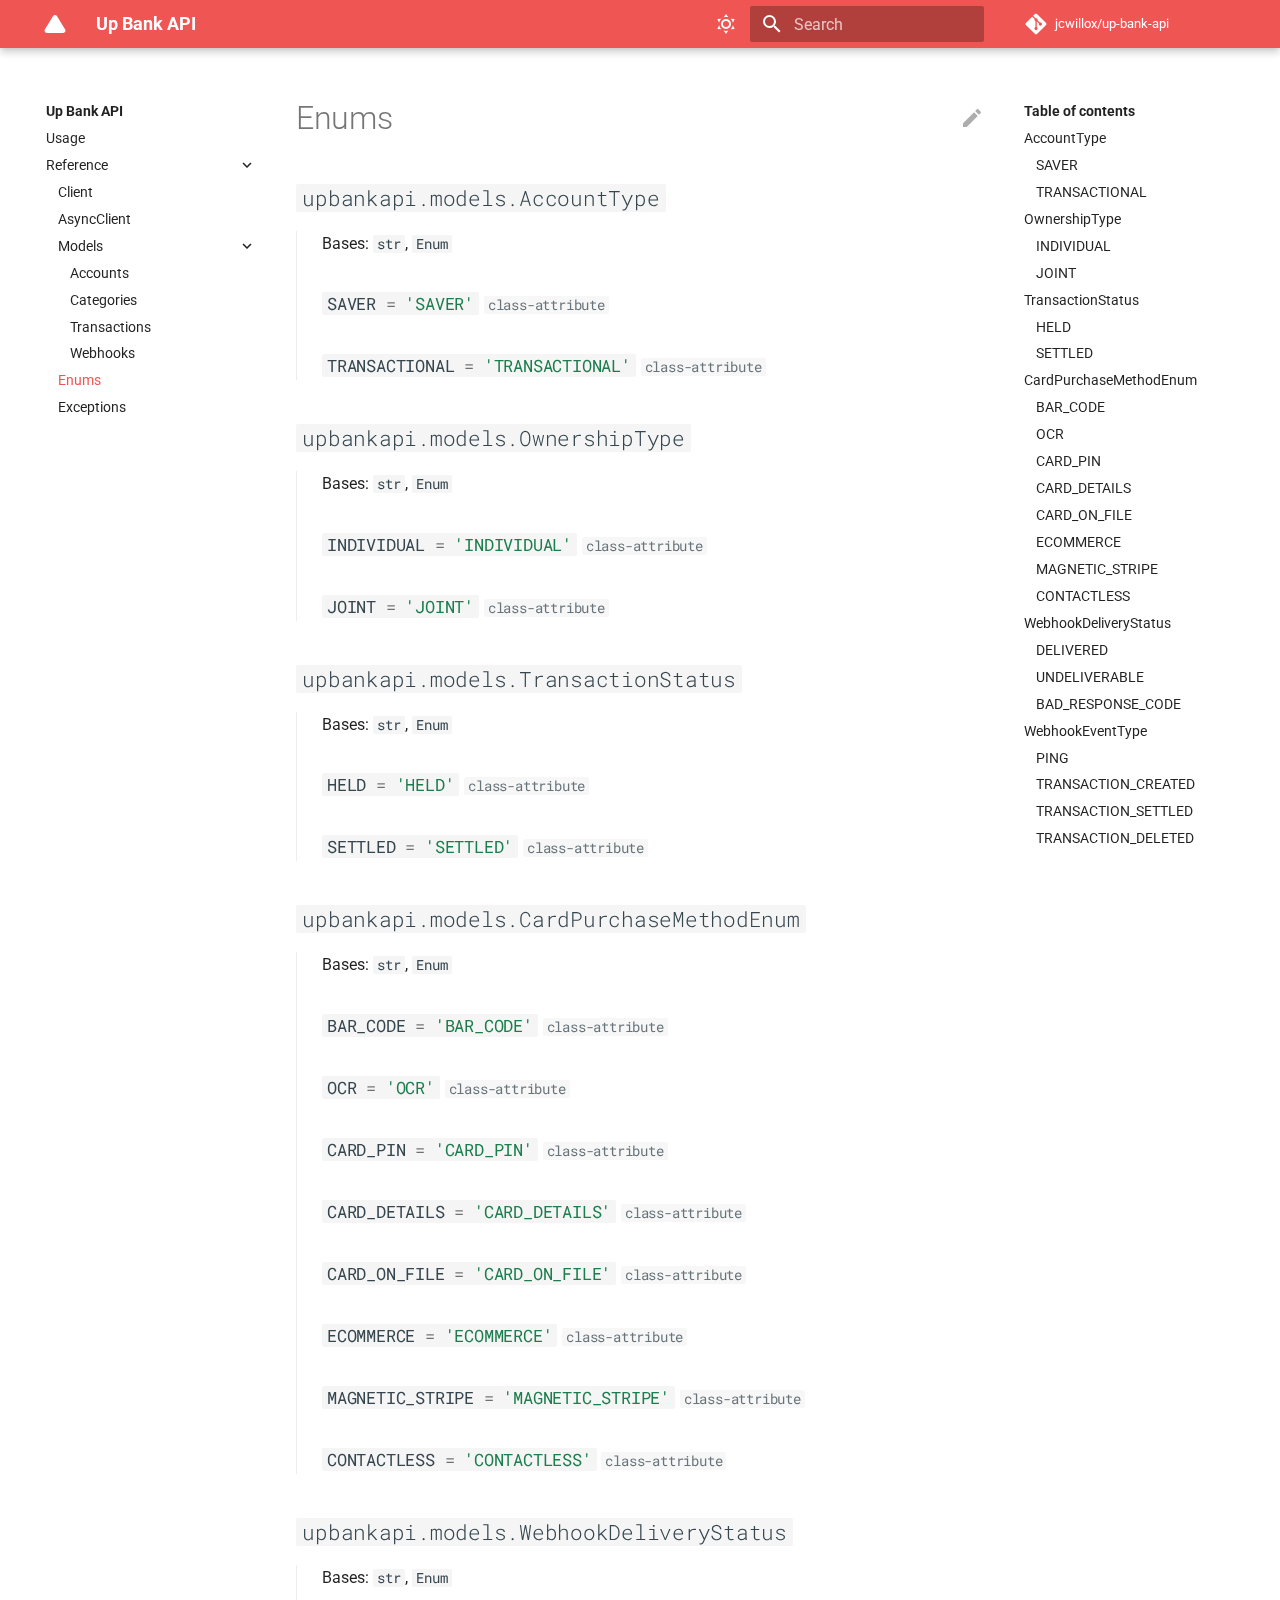
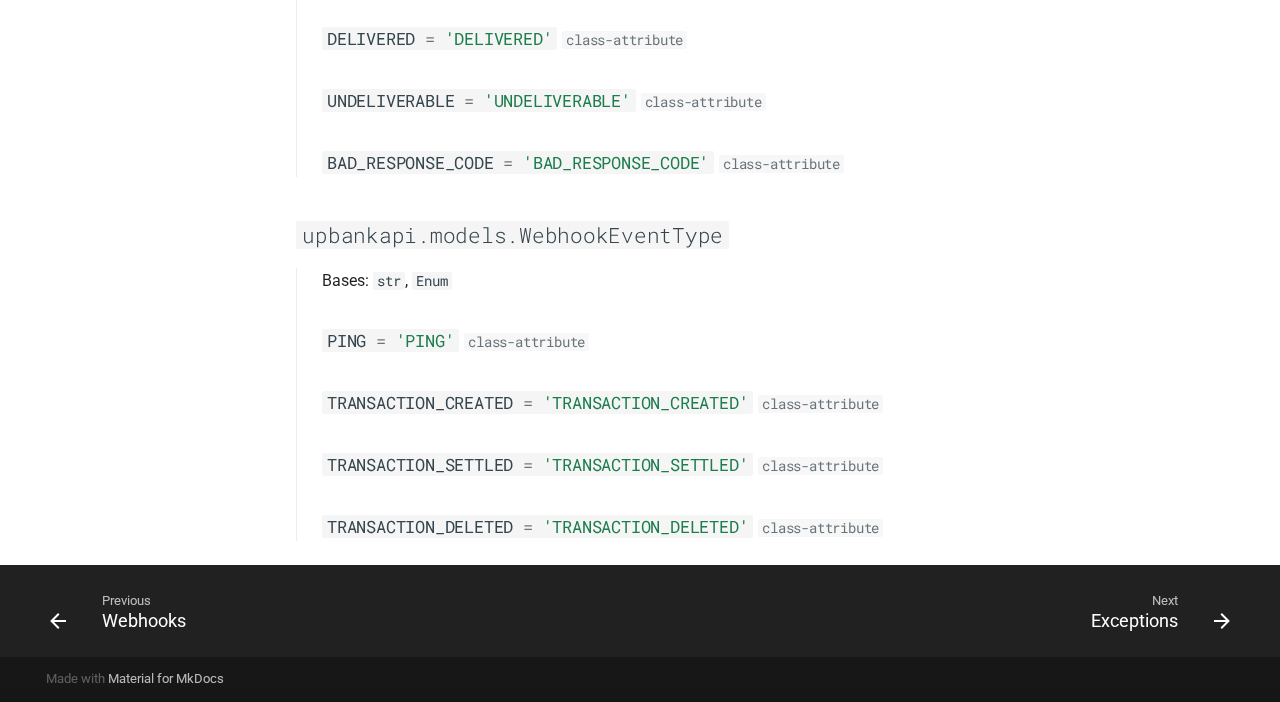
<file: reference/enums/index.html>
<!doctype html>
<html lang="en" class="no-js">
  <head>
    
      <meta charset="utf-8">
      <meta name="viewport" content="width=device-width,initial-scale=1">
      
        <meta name="description" content="💎 Fully typed Python client for (a)sync interaction with Up's banking API">
      
      
        <meta name="author" content="Joshua Cowie-Willox">
      
      
        <link rel="canonical" href="https://jcwillox.github.io/up-bank-api/reference/enums/">
      
      <link rel="icon" href="../../assets/images/favicon.png">
      <meta name="generator" content="mkdocs-1.3.1, mkdocs-material-8.5.3">
    
    
      
        <title>Enums - Up Bank API</title>
      
    
    
      <link rel="stylesheet" href="../../assets/stylesheets/main.7a952b86.min.css">
      
        
        <link rel="stylesheet" href="../../assets/stylesheets/palette.cbb835fc.min.css">
        
      
      

    
    
    
      
        
        
        <link rel="preconnect" href="https://fonts.gstatic.com" crossorigin>
        <link rel="stylesheet" href="https://fonts.googleapis.com/css?family=Roboto:300,300i,400,400i,700,700i%7CRoboto+Mono:400,400i,700,700i&display=fallback">
        <style>:root{--md-text-font:"Roboto";--md-code-font:"Roboto Mono"}</style>
      
    
    
      <link rel="stylesheet" href="../../assets/_mkdocstrings.css">
    
      <link rel="stylesheet" href="../../stylesheets/extra.css">
    
    <script>__md_scope=new URL("../..",location),__md_hash=e=>[...e].reduce((e,_)=>(e<<5)-e+_.charCodeAt(0),0),__md_get=(e,_=localStorage,t=__md_scope)=>JSON.parse(_.getItem(t.pathname+"."+e)),__md_set=(e,_,t=localStorage,a=__md_scope)=>{try{t.setItem(a.pathname+"."+e,JSON.stringify(_))}catch(e){}}</script>
    
      

    
    
    
  </head>
  
  
    
    
      
    
    
    
    
    <body dir="ltr" data-md-color-scheme="default" data-md-color-primary="red" data-md-color-accent="yellow">
  
    
    
      <script>var palette=__md_get("__palette");if(palette&&"object"==typeof palette.color)for(var key of Object.keys(palette.color))document.body.setAttribute("data-md-color-"+key,palette.color[key])</script>
    
    <input class="md-toggle" data-md-toggle="drawer" type="checkbox" id="__drawer" autocomplete="off">
    <input class="md-toggle" data-md-toggle="search" type="checkbox" id="__search" autocomplete="off">
    <label class="md-overlay" for="__drawer"></label>
    <div data-md-component="skip">
      
        
        <a href="#upbankapi.models.AccountType" class="md-skip">
          Skip to content
        </a>
      
    </div>
    <div data-md-component="announce">
      
    </div>
    
    
      

<header class="md-header" data-md-component="header">
  <nav class="md-header__inner md-grid" aria-label="Header">
    <a href="../.." title="Up Bank API" class="md-header__button md-logo" aria-label="Up Bank API" data-md-component="logo">
      
  
  <svg xmlns="http://www.w3.org/2000/svg" viewBox="0 0 384 512"><!--! Font Awesome Free 6.2.0 by @fontawesome - https://fontawesome.com License - https://fontawesome.com/license/free (Icons: CC BY 4.0, Fonts: SIL OFL 1.1, Code: MIT License) Copyright 2022 Fonticons, Inc.--><path d="M73 39c-14.8-9.1-33.4-9.4-48.5-.9S0 62.6 0 80v352c0 17.4 9.4 33.4 24.5 41.9S58.2 482 73 473l288-176c14.3-8.7 23-24.2 23-41s-8.7-32.2-23-41L73 39z"/></svg>

    </a>
    <label class="md-header__button md-icon" for="__drawer">
      <svg xmlns="http://www.w3.org/2000/svg" viewBox="0 0 24 24"><path d="M3 6h18v2H3V6m0 5h18v2H3v-2m0 5h18v2H3v-2Z"/></svg>
    </label>
    <div class="md-header__title" data-md-component="header-title">
      <div class="md-header__ellipsis">
        <div class="md-header__topic">
          <span class="md-ellipsis">
            Up Bank API
          </span>
        </div>
        <div class="md-header__topic" data-md-component="header-topic">
          <span class="md-ellipsis">
            
              Enums
            
          </span>
        </div>
      </div>
    </div>
    
      <form class="md-header__option" data-md-component="palette">
        
          
          
          <input class="md-option" data-md-color-media="(prefers-color-scheme: light)" data-md-color-scheme="default" data-md-color-primary="red" data-md-color-accent="yellow"  aria-label="Switch to dark mode"  type="radio" name="__palette" id="__palette_1">
          
            <label class="md-header__button md-icon" title="Switch to dark mode" for="__palette_2" hidden>
              <svg xmlns="http://www.w3.org/2000/svg" viewBox="0 0 24 24"><path d="M12 7a5 5 0 0 1 5 5 5 5 0 0 1-5 5 5 5 0 0 1-5-5 5 5 0 0 1 5-5m0 2a3 3 0 0 0-3 3 3 3 0 0 0 3 3 3 3 0 0 0 3-3 3 3 0 0 0-3-3m0-7 2.39 3.42C13.65 5.15 12.84 5 12 5c-.84 0-1.65.15-2.39.42L12 2M3.34 7l4.16-.35A7.2 7.2 0 0 0 5.94 8.5c-.44.74-.69 1.5-.83 2.29L3.34 7m.02 10 1.76-3.77a7.131 7.131 0 0 0 2.38 4.14L3.36 17M20.65 7l-1.77 3.79a7.023 7.023 0 0 0-2.38-4.15l4.15.36m-.01 10-4.14.36c.59-.51 1.12-1.14 1.54-1.86.42-.73.69-1.5.83-2.29L20.64 17M12 22l-2.41-3.44c.74.27 1.55.44 2.41.44.82 0 1.63-.17 2.37-.44L12 22Z"/></svg>
            </label>
          
        
          
          
          <input class="md-option" data-md-color-media="(prefers-color-scheme: dark)" data-md-color-scheme="slate" data-md-color-primary="red" data-md-color-accent="yellow"  aria-label="Switch to light mode"  type="radio" name="__palette" id="__palette_2">
          
            <label class="md-header__button md-icon" title="Switch to light mode" for="__palette_1" hidden>
              <svg xmlns="http://www.w3.org/2000/svg" viewBox="0 0 24 24"><path d="m17.75 4.09-2.53 1.94.91 3.06-2.63-1.81-2.63 1.81.91-3.06-2.53-1.94L12.44 4l1.06-3 1.06 3 3.19.09m3.5 6.91-1.64 1.25.59 1.98-1.7-1.17-1.7 1.17.59-1.98L15.75 11l2.06-.05L18.5 9l.69 1.95 2.06.05m-2.28 4.95c.83-.08 1.72 1.1 1.19 1.85-.32.45-.66.87-1.08 1.27C15.17 23 8.84 23 4.94 19.07c-3.91-3.9-3.91-10.24 0-14.14.4-.4.82-.76 1.27-1.08.75-.53 1.93.36 1.85 1.19-.27 2.86.69 5.83 2.89 8.02a9.96 9.96 0 0 0 8.02 2.89m-1.64 2.02a12.08 12.08 0 0 1-7.8-3.47c-2.17-2.19-3.33-5-3.49-7.82-2.81 3.14-2.7 7.96.31 10.98 3.02 3.01 7.84 3.12 10.98.31Z"/></svg>
            </label>
          
        
      </form>
    
    
    
      <label class="md-header__button md-icon" for="__search">
        <svg xmlns="http://www.w3.org/2000/svg" viewBox="0 0 24 24"><path d="M9.5 3A6.5 6.5 0 0 1 16 9.5c0 1.61-.59 3.09-1.56 4.23l.27.27h.79l5 5-1.5 1.5-5-5v-.79l-.27-.27A6.516 6.516 0 0 1 9.5 16 6.5 6.5 0 0 1 3 9.5 6.5 6.5 0 0 1 9.5 3m0 2C7 5 5 7 5 9.5S7 14 9.5 14 14 12 14 9.5 12 5 9.5 5Z"/></svg>
      </label>
      <div class="md-search" data-md-component="search" role="dialog">
  <label class="md-search__overlay" for="__search"></label>
  <div class="md-search__inner" role="search">
    <form class="md-search__form" name="search">
      <input type="text" class="md-search__input" name="query" aria-label="Search" placeholder="Search" autocapitalize="off" autocorrect="off" autocomplete="off" spellcheck="false" data-md-component="search-query" required>
      <label class="md-search__icon md-icon" for="__search">
        <svg xmlns="http://www.w3.org/2000/svg" viewBox="0 0 24 24"><path d="M9.5 3A6.5 6.5 0 0 1 16 9.5c0 1.61-.59 3.09-1.56 4.23l.27.27h.79l5 5-1.5 1.5-5-5v-.79l-.27-.27A6.516 6.516 0 0 1 9.5 16 6.5 6.5 0 0 1 3 9.5 6.5 6.5 0 0 1 9.5 3m0 2C7 5 5 7 5 9.5S7 14 9.5 14 14 12 14 9.5 12 5 9.5 5Z"/></svg>
        <svg xmlns="http://www.w3.org/2000/svg" viewBox="0 0 24 24"><path d="M20 11v2H8l5.5 5.5-1.42 1.42L4.16 12l7.92-7.92L13.5 5.5 8 11h12Z"/></svg>
      </label>
      <nav class="md-search__options" aria-label="Search">
        
        <button type="reset" class="md-search__icon md-icon" title="Clear" aria-label="Clear" tabindex="-1">
          <svg xmlns="http://www.w3.org/2000/svg" viewBox="0 0 24 24"><path d="M19 6.41 17.59 5 12 10.59 6.41 5 5 6.41 10.59 12 5 17.59 6.41 19 12 13.41 17.59 19 19 17.59 13.41 12 19 6.41Z"/></svg>
        </button>
      </nav>
      
    </form>
    <div class="md-search__output">
      <div class="md-search__scrollwrap" data-md-scrollfix>
        <div class="md-search-result" data-md-component="search-result">
          <div class="md-search-result__meta">
            Initializing search
          </div>
          <ol class="md-search-result__list"></ol>
        </div>
      </div>
    </div>
  </div>
</div>
    
    
      <div class="md-header__source">
        <a href="https://github.com/jcwillox/up-bank-api" title="Go to repository" class="md-source" data-md-component="source">
  <div class="md-source__icon md-icon">
    
    <svg xmlns="http://www.w3.org/2000/svg" viewBox="0 0 448 512"><!--! Font Awesome Free 6.2.0 by @fontawesome - https://fontawesome.com License - https://fontawesome.com/license/free (Icons: CC BY 4.0, Fonts: SIL OFL 1.1, Code: MIT License) Copyright 2022 Fonticons, Inc.--><path d="M439.55 236.05 244 40.45a28.87 28.87 0 0 0-40.81 0l-40.66 40.63 51.52 51.52c27.06-9.14 52.68 16.77 43.39 43.68l49.66 49.66c34.23-11.8 61.18 31 35.47 56.69-26.49 26.49-70.21-2.87-56-37.34L240.22 199v121.85c25.3 12.54 22.26 41.85 9.08 55a34.34 34.34 0 0 1-48.55 0c-17.57-17.6-11.07-46.91 11.25-56v-123c-20.8-8.51-24.6-30.74-18.64-45L142.57 101 8.45 235.14a28.86 28.86 0 0 0 0 40.81l195.61 195.6a28.86 28.86 0 0 0 40.8 0l194.69-194.69a28.86 28.86 0 0 0 0-40.81z"/></svg>
  </div>
  <div class="md-source__repository">
    jcwillox/up-bank-api
  </div>
</a>
      </div>
    
  </nav>
  
</header>
    
    <div class="md-container" data-md-component="container">
      
      
        
          
        
      
      <main class="md-main" data-md-component="main">
        <div class="md-main__inner md-grid">
          
            
              
              <div class="md-sidebar md-sidebar--primary" data-md-component="sidebar" data-md-type="navigation" >
                <div class="md-sidebar__scrollwrap">
                  <div class="md-sidebar__inner">
                    


<nav class="md-nav md-nav--primary" aria-label="Navigation" data-md-level="0">
  <label class="md-nav__title" for="__drawer">
    <a href="../.." title="Up Bank API" class="md-nav__button md-logo" aria-label="Up Bank API" data-md-component="logo">
      
  
  <svg xmlns="http://www.w3.org/2000/svg" viewBox="0 0 384 512"><!--! Font Awesome Free 6.2.0 by @fontawesome - https://fontawesome.com License - https://fontawesome.com/license/free (Icons: CC BY 4.0, Fonts: SIL OFL 1.1, Code: MIT License) Copyright 2022 Fonticons, Inc.--><path d="M73 39c-14.8-9.1-33.4-9.4-48.5-.9S0 62.6 0 80v352c0 17.4 9.4 33.4 24.5 41.9S58.2 482 73 473l288-176c14.3-8.7 23-24.2 23-41s-8.7-32.2-23-41L73 39z"/></svg>

    </a>
    Up Bank API
  </label>
  
    <div class="md-nav__source">
      <a href="https://github.com/jcwillox/up-bank-api" title="Go to repository" class="md-source" data-md-component="source">
  <div class="md-source__icon md-icon">
    
    <svg xmlns="http://www.w3.org/2000/svg" viewBox="0 0 448 512"><!--! Font Awesome Free 6.2.0 by @fontawesome - https://fontawesome.com License - https://fontawesome.com/license/free (Icons: CC BY 4.0, Fonts: SIL OFL 1.1, Code: MIT License) Copyright 2022 Fonticons, Inc.--><path d="M439.55 236.05 244 40.45a28.87 28.87 0 0 0-40.81 0l-40.66 40.63 51.52 51.52c27.06-9.14 52.68 16.77 43.39 43.68l49.66 49.66c34.23-11.8 61.18 31 35.47 56.69-26.49 26.49-70.21-2.87-56-37.34L240.22 199v121.85c25.3 12.54 22.26 41.85 9.08 55a34.34 34.34 0 0 1-48.55 0c-17.57-17.6-11.07-46.91 11.25-56v-123c-20.8-8.51-24.6-30.74-18.64-45L142.57 101 8.45 235.14a28.86 28.86 0 0 0 0 40.81l195.61 195.6a28.86 28.86 0 0 0 40.8 0l194.69-194.69a28.86 28.86 0 0 0 0-40.81z"/></svg>
  </div>
  <div class="md-source__repository">
    jcwillox/up-bank-api
  </div>
</a>
    </div>
  
  <ul class="md-nav__list" data-md-scrollfix>
    
      
      
      

  
  
  
    <li class="md-nav__item">
      <a href="../.." class="md-nav__link">
        Usage
      </a>
    </li>
  

    
      
      
      

  
  
    
  
  
    
    <li class="md-nav__item md-nav__item--active md-nav__item--nested">
      
      
        <input class="md-nav__toggle md-toggle" data-md-toggle="__nav_2" type="checkbox" id="__nav_2" checked>
      
      
      
      
        <label class="md-nav__link" for="__nav_2">
          Reference
          <span class="md-nav__icon md-icon"></span>
        </label>
      
      <nav class="md-nav" aria-label="Reference" data-md-level="1">
        <label class="md-nav__title" for="__nav_2">
          <span class="md-nav__icon md-icon"></span>
          Reference
        </label>
        <ul class="md-nav__list" data-md-scrollfix>
          
            
              
  
  
  
    <li class="md-nav__item">
      <a href="../client/" class="md-nav__link">
        Client
      </a>
    </li>
  

            
          
            
              
  
  
  
    <li class="md-nav__item">
      <a href="../async_client/" class="md-nav__link">
        AsyncClient
      </a>
    </li>
  

            
          
            
              
  
  
  
    
    <li class="md-nav__item md-nav__item--nested">
      
      
        <input class="md-nav__toggle md-toggle md-toggle--indeterminate" data-md-toggle="__nav_2_3" type="checkbox" id="__nav_2_3" checked>
      
      
      
      
        <label class="md-nav__link" for="__nav_2_3">
          Models
          <span class="md-nav__icon md-icon"></span>
        </label>
      
      <nav class="md-nav" aria-label="Models" data-md-level="2">
        <label class="md-nav__title" for="__nav_2_3">
          <span class="md-nav__icon md-icon"></span>
          Models
        </label>
        <ul class="md-nav__list" data-md-scrollfix>
          
            
              
  
  
  
    <li class="md-nav__item">
      <a href="../models/accounts/" class="md-nav__link">
        Accounts
      </a>
    </li>
  

            
          
            
              
  
  
  
    <li class="md-nav__item">
      <a href="../models/categories/" class="md-nav__link">
        Categories
      </a>
    </li>
  

            
          
            
              
  
  
  
    <li class="md-nav__item">
      <a href="../models/transactions/" class="md-nav__link">
        Transactions
      </a>
    </li>
  

            
          
            
              
  
  
  
    <li class="md-nav__item">
      <a href="../models/webhooks/" class="md-nav__link">
        Webhooks
      </a>
    </li>
  

            
          
        </ul>
      </nav>
    </li>
  

            
          
            
              
  
  
    
  
  
    <li class="md-nav__item md-nav__item--active">
      
      <input class="md-nav__toggle md-toggle" data-md-toggle="toc" type="checkbox" id="__toc">
      
      
      
        <label class="md-nav__link md-nav__link--active" for="__toc">
          Enums
          <span class="md-nav__icon md-icon"></span>
        </label>
      
      <a href="./" class="md-nav__link md-nav__link--active">
        Enums
      </a>
      
        

<nav class="md-nav md-nav--secondary" aria-label="Table of contents">
  
  
  
  
    <label class="md-nav__title" for="__toc">
      <span class="md-nav__icon md-icon"></span>
      Table of contents
    </label>
    <ul class="md-nav__list" data-md-component="toc" data-md-scrollfix>
      
        <li class="md-nav__item">
  <a href="#upbankapi.models.AccountType" class="md-nav__link">
    AccountType
  </a>
  
    <nav class="md-nav" aria-label="AccountType">
      <ul class="md-nav__list">
        
          <li class="md-nav__item">
  <a href="#upbankapi.models.accounts.AccountType.SAVER" class="md-nav__link">
    SAVER
  </a>
  
</li>
        
          <li class="md-nav__item">
  <a href="#upbankapi.models.accounts.AccountType.TRANSACTIONAL" class="md-nav__link">
    TRANSACTIONAL
  </a>
  
</li>
        
      </ul>
    </nav>
  
</li>
      
        <li class="md-nav__item">
  <a href="#upbankapi.models.OwnershipType" class="md-nav__link">
    OwnershipType
  </a>
  
    <nav class="md-nav" aria-label="OwnershipType">
      <ul class="md-nav__list">
        
          <li class="md-nav__item">
  <a href="#upbankapi.models.accounts.OwnershipType.INDIVIDUAL" class="md-nav__link">
    INDIVIDUAL
  </a>
  
</li>
        
          <li class="md-nav__item">
  <a href="#upbankapi.models.accounts.OwnershipType.JOINT" class="md-nav__link">
    JOINT
  </a>
  
</li>
        
      </ul>
    </nav>
  
</li>
      
        <li class="md-nav__item">
  <a href="#upbankapi.models.TransactionStatus" class="md-nav__link">
    TransactionStatus
  </a>
  
    <nav class="md-nav" aria-label="TransactionStatus">
      <ul class="md-nav__list">
        
          <li class="md-nav__item">
  <a href="#upbankapi.models.transactions.TransactionStatus.HELD" class="md-nav__link">
    HELD
  </a>
  
</li>
        
          <li class="md-nav__item">
  <a href="#upbankapi.models.transactions.TransactionStatus.SETTLED" class="md-nav__link">
    SETTLED
  </a>
  
</li>
        
      </ul>
    </nav>
  
</li>
      
        <li class="md-nav__item">
  <a href="#upbankapi.models.CardPurchaseMethodEnum" class="md-nav__link">
    CardPurchaseMethodEnum
  </a>
  
    <nav class="md-nav" aria-label="CardPurchaseMethodEnum">
      <ul class="md-nav__list">
        
          <li class="md-nav__item">
  <a href="#upbankapi.models.transactions.CardPurchaseMethodEnum.BAR_CODE" class="md-nav__link">
    BAR_CODE
  </a>
  
</li>
        
          <li class="md-nav__item">
  <a href="#upbankapi.models.transactions.CardPurchaseMethodEnum.OCR" class="md-nav__link">
    OCR
  </a>
  
</li>
        
          <li class="md-nav__item">
  <a href="#upbankapi.models.transactions.CardPurchaseMethodEnum.CARD_PIN" class="md-nav__link">
    CARD_PIN
  </a>
  
</li>
        
          <li class="md-nav__item">
  <a href="#upbankapi.models.transactions.CardPurchaseMethodEnum.CARD_DETAILS" class="md-nav__link">
    CARD_DETAILS
  </a>
  
</li>
        
          <li class="md-nav__item">
  <a href="#upbankapi.models.transactions.CardPurchaseMethodEnum.CARD_ON_FILE" class="md-nav__link">
    CARD_ON_FILE
  </a>
  
</li>
        
          <li class="md-nav__item">
  <a href="#upbankapi.models.transactions.CardPurchaseMethodEnum.ECOMMERCE" class="md-nav__link">
    ECOMMERCE
  </a>
  
</li>
        
          <li class="md-nav__item">
  <a href="#upbankapi.models.transactions.CardPurchaseMethodEnum.MAGNETIC_STRIPE" class="md-nav__link">
    MAGNETIC_STRIPE
  </a>
  
</li>
        
          <li class="md-nav__item">
  <a href="#upbankapi.models.transactions.CardPurchaseMethodEnum.CONTACTLESS" class="md-nav__link">
    CONTACTLESS
  </a>
  
</li>
        
      </ul>
    </nav>
  
</li>
      
        <li class="md-nav__item">
  <a href="#upbankapi.models.WebhookDeliveryStatus" class="md-nav__link">
    WebhookDeliveryStatus
  </a>
  
    <nav class="md-nav" aria-label="WebhookDeliveryStatus">
      <ul class="md-nav__list">
        
          <li class="md-nav__item">
  <a href="#upbankapi.models.webhooks.WebhookDeliveryStatus.DELIVERED" class="md-nav__link">
    DELIVERED
  </a>
  
</li>
        
          <li class="md-nav__item">
  <a href="#upbankapi.models.webhooks.WebhookDeliveryStatus.UNDELIVERABLE" class="md-nav__link">
    UNDELIVERABLE
  </a>
  
</li>
        
          <li class="md-nav__item">
  <a href="#upbankapi.models.webhooks.WebhookDeliveryStatus.BAD_RESPONSE_CODE" class="md-nav__link">
    BAD_RESPONSE_CODE
  </a>
  
</li>
        
      </ul>
    </nav>
  
</li>
      
        <li class="md-nav__item">
  <a href="#upbankapi.models.WebhookEventType" class="md-nav__link">
    WebhookEventType
  </a>
  
    <nav class="md-nav" aria-label="WebhookEventType">
      <ul class="md-nav__list">
        
          <li class="md-nav__item">
  <a href="#upbankapi.models.webhooks.WebhookEventType.PING" class="md-nav__link">
    PING
  </a>
  
</li>
        
          <li class="md-nav__item">
  <a href="#upbankapi.models.webhooks.WebhookEventType.TRANSACTION_CREATED" class="md-nav__link">
    TRANSACTION_CREATED
  </a>
  
</li>
        
          <li class="md-nav__item">
  <a href="#upbankapi.models.webhooks.WebhookEventType.TRANSACTION_SETTLED" class="md-nav__link">
    TRANSACTION_SETTLED
  </a>
  
</li>
        
          <li class="md-nav__item">
  <a href="#upbankapi.models.webhooks.WebhookEventType.TRANSACTION_DELETED" class="md-nav__link">
    TRANSACTION_DELETED
  </a>
  
</li>
        
      </ul>
    </nav>
  
</li>
      
    </ul>
  
</nav>
      
    </li>
  

            
          
            
              
  
  
  
    <li class="md-nav__item">
      <a href="../exceptions/" class="md-nav__link">
        Exceptions
      </a>
    </li>
  

            
          
        </ul>
      </nav>
    </li>
  

    
  </ul>
</nav>
                  </div>
                </div>
              </div>
            
            
              
              <div class="md-sidebar md-sidebar--secondary" data-md-component="sidebar" data-md-type="toc" >
                <div class="md-sidebar__scrollwrap">
                  <div class="md-sidebar__inner">
                    

<nav class="md-nav md-nav--secondary" aria-label="Table of contents">
  
  
  
  
    <label class="md-nav__title" for="__toc">
      <span class="md-nav__icon md-icon"></span>
      Table of contents
    </label>
    <ul class="md-nav__list" data-md-component="toc" data-md-scrollfix>
      
        <li class="md-nav__item">
  <a href="#upbankapi.models.AccountType" class="md-nav__link">
    AccountType
  </a>
  
    <nav class="md-nav" aria-label="AccountType">
      <ul class="md-nav__list">
        
          <li class="md-nav__item">
  <a href="#upbankapi.models.accounts.AccountType.SAVER" class="md-nav__link">
    SAVER
  </a>
  
</li>
        
          <li class="md-nav__item">
  <a href="#upbankapi.models.accounts.AccountType.TRANSACTIONAL" class="md-nav__link">
    TRANSACTIONAL
  </a>
  
</li>
        
      </ul>
    </nav>
  
</li>
      
        <li class="md-nav__item">
  <a href="#upbankapi.models.OwnershipType" class="md-nav__link">
    OwnershipType
  </a>
  
    <nav class="md-nav" aria-label="OwnershipType">
      <ul class="md-nav__list">
        
          <li class="md-nav__item">
  <a href="#upbankapi.models.accounts.OwnershipType.INDIVIDUAL" class="md-nav__link">
    INDIVIDUAL
  </a>
  
</li>
        
          <li class="md-nav__item">
  <a href="#upbankapi.models.accounts.OwnershipType.JOINT" class="md-nav__link">
    JOINT
  </a>
  
</li>
        
      </ul>
    </nav>
  
</li>
      
        <li class="md-nav__item">
  <a href="#upbankapi.models.TransactionStatus" class="md-nav__link">
    TransactionStatus
  </a>
  
    <nav class="md-nav" aria-label="TransactionStatus">
      <ul class="md-nav__list">
        
          <li class="md-nav__item">
  <a href="#upbankapi.models.transactions.TransactionStatus.HELD" class="md-nav__link">
    HELD
  </a>
  
</li>
        
          <li class="md-nav__item">
  <a href="#upbankapi.models.transactions.TransactionStatus.SETTLED" class="md-nav__link">
    SETTLED
  </a>
  
</li>
        
      </ul>
    </nav>
  
</li>
      
        <li class="md-nav__item">
  <a href="#upbankapi.models.CardPurchaseMethodEnum" class="md-nav__link">
    CardPurchaseMethodEnum
  </a>
  
    <nav class="md-nav" aria-label="CardPurchaseMethodEnum">
      <ul class="md-nav__list">
        
          <li class="md-nav__item">
  <a href="#upbankapi.models.transactions.CardPurchaseMethodEnum.BAR_CODE" class="md-nav__link">
    BAR_CODE
  </a>
  
</li>
        
          <li class="md-nav__item">
  <a href="#upbankapi.models.transactions.CardPurchaseMethodEnum.OCR" class="md-nav__link">
    OCR
  </a>
  
</li>
        
          <li class="md-nav__item">
  <a href="#upbankapi.models.transactions.CardPurchaseMethodEnum.CARD_PIN" class="md-nav__link">
    CARD_PIN
  </a>
  
</li>
        
          <li class="md-nav__item">
  <a href="#upbankapi.models.transactions.CardPurchaseMethodEnum.CARD_DETAILS" class="md-nav__link">
    CARD_DETAILS
  </a>
  
</li>
        
          <li class="md-nav__item">
  <a href="#upbankapi.models.transactions.CardPurchaseMethodEnum.CARD_ON_FILE" class="md-nav__link">
    CARD_ON_FILE
  </a>
  
</li>
        
          <li class="md-nav__item">
  <a href="#upbankapi.models.transactions.CardPurchaseMethodEnum.ECOMMERCE" class="md-nav__link">
    ECOMMERCE
  </a>
  
</li>
        
          <li class="md-nav__item">
  <a href="#upbankapi.models.transactions.CardPurchaseMethodEnum.MAGNETIC_STRIPE" class="md-nav__link">
    MAGNETIC_STRIPE
  </a>
  
</li>
        
          <li class="md-nav__item">
  <a href="#upbankapi.models.transactions.CardPurchaseMethodEnum.CONTACTLESS" class="md-nav__link">
    CONTACTLESS
  </a>
  
</li>
        
      </ul>
    </nav>
  
</li>
      
        <li class="md-nav__item">
  <a href="#upbankapi.models.WebhookDeliveryStatus" class="md-nav__link">
    WebhookDeliveryStatus
  </a>
  
    <nav class="md-nav" aria-label="WebhookDeliveryStatus">
      <ul class="md-nav__list">
        
          <li class="md-nav__item">
  <a href="#upbankapi.models.webhooks.WebhookDeliveryStatus.DELIVERED" class="md-nav__link">
    DELIVERED
  </a>
  
</li>
        
          <li class="md-nav__item">
  <a href="#upbankapi.models.webhooks.WebhookDeliveryStatus.UNDELIVERABLE" class="md-nav__link">
    UNDELIVERABLE
  </a>
  
</li>
        
          <li class="md-nav__item">
  <a href="#upbankapi.models.webhooks.WebhookDeliveryStatus.BAD_RESPONSE_CODE" class="md-nav__link">
    BAD_RESPONSE_CODE
  </a>
  
</li>
        
      </ul>
    </nav>
  
</li>
      
        <li class="md-nav__item">
  <a href="#upbankapi.models.WebhookEventType" class="md-nav__link">
    WebhookEventType
  </a>
  
    <nav class="md-nav" aria-label="WebhookEventType">
      <ul class="md-nav__list">
        
          <li class="md-nav__item">
  <a href="#upbankapi.models.webhooks.WebhookEventType.PING" class="md-nav__link">
    PING
  </a>
  
</li>
        
          <li class="md-nav__item">
  <a href="#upbankapi.models.webhooks.WebhookEventType.TRANSACTION_CREATED" class="md-nav__link">
    TRANSACTION_CREATED
  </a>
  
</li>
        
          <li class="md-nav__item">
  <a href="#upbankapi.models.webhooks.WebhookEventType.TRANSACTION_SETTLED" class="md-nav__link">
    TRANSACTION_SETTLED
  </a>
  
</li>
        
          <li class="md-nav__item">
  <a href="#upbankapi.models.webhooks.WebhookEventType.TRANSACTION_DELETED" class="md-nav__link">
    TRANSACTION_DELETED
  </a>
  
</li>
        
      </ul>
    </nav>
  
</li>
      
    </ul>
  
</nav>
                  </div>
                </div>
              </div>
            
          
          
            <div class="md-content" data-md-component="content">
              <article class="md-content__inner md-typeset">
                
                  

  <a href="https://github.com/jcwillox/up-bank-api/edit/main/docs/reference/enums.md" title="Edit this page" class="md-content__button md-icon">
    
    <svg xmlns="http://www.w3.org/2000/svg" viewBox="0 0 24 24"><path d="M20.71 7.04c.39-.39.39-1.04 0-1.41l-2.34-2.34c-.37-.39-1.02-.39-1.41 0l-1.84 1.83 3.75 3.75M3 17.25V21h3.75L17.81 9.93l-3.75-3.75L3 17.25Z"/></svg>
  </a>


  <h1>Enums</h1>

<div class="doc doc-object doc-class">



<h2 id="upbankapi.models.AccountType" class="doc doc-heading">
        <code>upbankapi.models.AccountType</code>


<a href="#upbankapi.models.AccountType" class="headerlink" title="Permanent link">#</a></h2>


  <div class="doc doc-contents first">
      <p class="doc doc-class-bases">
        Bases: <code>str</code>, <code><span title="enum.Enum">Enum</span></code></p>




  

  <div class="doc doc-children">







<div class="doc doc-object doc-attribute">



<h3 id="upbankapi.models.accounts.AccountType.SAVER" class="doc doc-heading">
<code class="highlight language-python"><span class="n">SAVER</span> <span class="o">=</span> <span class="s1">&#39;SAVER&#39;</span></code>
  
  <span class="doc doc-labels">
      <small class="doc doc-label doc-label-class-attribute"><code>class-attribute</code></small>
  </span>

<a href="#upbankapi.models.accounts.AccountType.SAVER" class="headerlink" title="Permanent link">#</a></h3>


  <div class="doc doc-contents ">
  </div>

</div>

<div class="doc doc-object doc-attribute">



<h3 id="upbankapi.models.accounts.AccountType.TRANSACTIONAL" class="doc doc-heading">
<code class="highlight language-python"><span class="n">TRANSACTIONAL</span> <span class="o">=</span> <span class="s1">&#39;TRANSACTIONAL&#39;</span></code>
  
  <span class="doc doc-labels">
      <small class="doc doc-label doc-label-class-attribute"><code>class-attribute</code></small>
  </span>

<a href="#upbankapi.models.accounts.AccountType.TRANSACTIONAL" class="headerlink" title="Permanent link">#</a></h3>


  <div class="doc doc-contents ">
  </div>

</div>





  </div>

  </div>

</div>

<div class="doc doc-object doc-class">



<h2 id="upbankapi.models.OwnershipType" class="doc doc-heading">
        <code>upbankapi.models.OwnershipType</code>


<a href="#upbankapi.models.OwnershipType" class="headerlink" title="Permanent link">#</a></h2>


  <div class="doc doc-contents first">
      <p class="doc doc-class-bases">
        Bases: <code>str</code>, <code><span title="enum.Enum">Enum</span></code></p>




  

  <div class="doc doc-children">







<div class="doc doc-object doc-attribute">



<h3 id="upbankapi.models.accounts.OwnershipType.INDIVIDUAL" class="doc doc-heading">
<code class="highlight language-python"><span class="n">INDIVIDUAL</span> <span class="o">=</span> <span class="s1">&#39;INDIVIDUAL&#39;</span></code>
  
  <span class="doc doc-labels">
      <small class="doc doc-label doc-label-class-attribute"><code>class-attribute</code></small>
  </span>

<a href="#upbankapi.models.accounts.OwnershipType.INDIVIDUAL" class="headerlink" title="Permanent link">#</a></h3>


  <div class="doc doc-contents ">
  </div>

</div>

<div class="doc doc-object doc-attribute">



<h3 id="upbankapi.models.accounts.OwnershipType.JOINT" class="doc doc-heading">
<code class="highlight language-python"><span class="n">JOINT</span> <span class="o">=</span> <span class="s1">&#39;JOINT&#39;</span></code>
  
  <span class="doc doc-labels">
      <small class="doc doc-label doc-label-class-attribute"><code>class-attribute</code></small>
  </span>

<a href="#upbankapi.models.accounts.OwnershipType.JOINT" class="headerlink" title="Permanent link">#</a></h3>


  <div class="doc doc-contents ">
  </div>

</div>





  </div>

  </div>

</div>

<div class="doc doc-object doc-class">



<h2 id="upbankapi.models.TransactionStatus" class="doc doc-heading">
        <code>upbankapi.models.TransactionStatus</code>


<a href="#upbankapi.models.TransactionStatus" class="headerlink" title="Permanent link">#</a></h2>


  <div class="doc doc-contents first">
      <p class="doc doc-class-bases">
        Bases: <code>str</code>, <code><span title="enum.Enum">Enum</span></code></p>




  

  <div class="doc doc-children">







<div class="doc doc-object doc-attribute">



<h3 id="upbankapi.models.transactions.TransactionStatus.HELD" class="doc doc-heading">
<code class="highlight language-python"><span class="n">HELD</span> <span class="o">=</span> <span class="s1">&#39;HELD&#39;</span></code>
  
  <span class="doc doc-labels">
      <small class="doc doc-label doc-label-class-attribute"><code>class-attribute</code></small>
  </span>

<a href="#upbankapi.models.transactions.TransactionStatus.HELD" class="headerlink" title="Permanent link">#</a></h3>


  <div class="doc doc-contents ">
  </div>

</div>

<div class="doc doc-object doc-attribute">



<h3 id="upbankapi.models.transactions.TransactionStatus.SETTLED" class="doc doc-heading">
<code class="highlight language-python"><span class="n">SETTLED</span> <span class="o">=</span> <span class="s1">&#39;SETTLED&#39;</span></code>
  
  <span class="doc doc-labels">
      <small class="doc doc-label doc-label-class-attribute"><code>class-attribute</code></small>
  </span>

<a href="#upbankapi.models.transactions.TransactionStatus.SETTLED" class="headerlink" title="Permanent link">#</a></h3>


  <div class="doc doc-contents ">
  </div>

</div>





  </div>

  </div>

</div>

<div class="doc doc-object doc-class">



<h2 id="upbankapi.models.CardPurchaseMethodEnum" class="doc doc-heading">
        <code>upbankapi.models.CardPurchaseMethodEnum</code>


<a href="#upbankapi.models.CardPurchaseMethodEnum" class="headerlink" title="Permanent link">#</a></h2>


  <div class="doc doc-contents first">
      <p class="doc doc-class-bases">
        Bases: <code>str</code>, <code><span title="enum.Enum">Enum</span></code></p>




  

  <div class="doc doc-children">







<div class="doc doc-object doc-attribute">



<h3 id="upbankapi.models.transactions.CardPurchaseMethodEnum.BAR_CODE" class="doc doc-heading">
<code class="highlight language-python"><span class="n">BAR_CODE</span> <span class="o">=</span> <span class="s1">&#39;BAR_CODE&#39;</span></code>
  
  <span class="doc doc-labels">
      <small class="doc doc-label doc-label-class-attribute"><code>class-attribute</code></small>
  </span>

<a href="#upbankapi.models.transactions.CardPurchaseMethodEnum.BAR_CODE" class="headerlink" title="Permanent link">#</a></h3>


  <div class="doc doc-contents ">
  </div>

</div>

<div class="doc doc-object doc-attribute">



<h3 id="upbankapi.models.transactions.CardPurchaseMethodEnum.OCR" class="doc doc-heading">
<code class="highlight language-python"><span class="n">OCR</span> <span class="o">=</span> <span class="s1">&#39;OCR&#39;</span></code>
  
  <span class="doc doc-labels">
      <small class="doc doc-label doc-label-class-attribute"><code>class-attribute</code></small>
  </span>

<a href="#upbankapi.models.transactions.CardPurchaseMethodEnum.OCR" class="headerlink" title="Permanent link">#</a></h3>


  <div class="doc doc-contents ">
  </div>

</div>

<div class="doc doc-object doc-attribute">



<h3 id="upbankapi.models.transactions.CardPurchaseMethodEnum.CARD_PIN" class="doc doc-heading">
<code class="highlight language-python"><span class="n">CARD_PIN</span> <span class="o">=</span> <span class="s1">&#39;CARD_PIN&#39;</span></code>
  
  <span class="doc doc-labels">
      <small class="doc doc-label doc-label-class-attribute"><code>class-attribute</code></small>
  </span>

<a href="#upbankapi.models.transactions.CardPurchaseMethodEnum.CARD_PIN" class="headerlink" title="Permanent link">#</a></h3>


  <div class="doc doc-contents ">
  </div>

</div>

<div class="doc doc-object doc-attribute">



<h3 id="upbankapi.models.transactions.CardPurchaseMethodEnum.CARD_DETAILS" class="doc doc-heading">
<code class="highlight language-python"><span class="n">CARD_DETAILS</span> <span class="o">=</span> <span class="s1">&#39;CARD_DETAILS&#39;</span></code>
  
  <span class="doc doc-labels">
      <small class="doc doc-label doc-label-class-attribute"><code>class-attribute</code></small>
  </span>

<a href="#upbankapi.models.transactions.CardPurchaseMethodEnum.CARD_DETAILS" class="headerlink" title="Permanent link">#</a></h3>


  <div class="doc doc-contents ">
  </div>

</div>

<div class="doc doc-object doc-attribute">



<h3 id="upbankapi.models.transactions.CardPurchaseMethodEnum.CARD_ON_FILE" class="doc doc-heading">
<code class="highlight language-python"><span class="n">CARD_ON_FILE</span> <span class="o">=</span> <span class="s1">&#39;CARD_ON_FILE&#39;</span></code>
  
  <span class="doc doc-labels">
      <small class="doc doc-label doc-label-class-attribute"><code>class-attribute</code></small>
  </span>

<a href="#upbankapi.models.transactions.CardPurchaseMethodEnum.CARD_ON_FILE" class="headerlink" title="Permanent link">#</a></h3>


  <div class="doc doc-contents ">
  </div>

</div>

<div class="doc doc-object doc-attribute">



<h3 id="upbankapi.models.transactions.CardPurchaseMethodEnum.ECOMMERCE" class="doc doc-heading">
<code class="highlight language-python"><span class="n">ECOMMERCE</span> <span class="o">=</span> <span class="s1">&#39;ECOMMERCE&#39;</span></code>
  
  <span class="doc doc-labels">
      <small class="doc doc-label doc-label-class-attribute"><code>class-attribute</code></small>
  </span>

<a href="#upbankapi.models.transactions.CardPurchaseMethodEnum.ECOMMERCE" class="headerlink" title="Permanent link">#</a></h3>


  <div class="doc doc-contents ">
  </div>

</div>

<div class="doc doc-object doc-attribute">



<h3 id="upbankapi.models.transactions.CardPurchaseMethodEnum.MAGNETIC_STRIPE" class="doc doc-heading">
<code class="highlight language-python"><span class="n">MAGNETIC_STRIPE</span> <span class="o">=</span> <span class="s1">&#39;MAGNETIC_STRIPE&#39;</span></code>
  
  <span class="doc doc-labels">
      <small class="doc doc-label doc-label-class-attribute"><code>class-attribute</code></small>
  </span>

<a href="#upbankapi.models.transactions.CardPurchaseMethodEnum.MAGNETIC_STRIPE" class="headerlink" title="Permanent link">#</a></h3>


  <div class="doc doc-contents ">
  </div>

</div>

<div class="doc doc-object doc-attribute">



<h3 id="upbankapi.models.transactions.CardPurchaseMethodEnum.CONTACTLESS" class="doc doc-heading">
<code class="highlight language-python"><span class="n">CONTACTLESS</span> <span class="o">=</span> <span class="s1">&#39;CONTACTLESS&#39;</span></code>
  
  <span class="doc doc-labels">
      <small class="doc doc-label doc-label-class-attribute"><code>class-attribute</code></small>
  </span>

<a href="#upbankapi.models.transactions.CardPurchaseMethodEnum.CONTACTLESS" class="headerlink" title="Permanent link">#</a></h3>


  <div class="doc doc-contents ">
  </div>

</div>





  </div>

  </div>

</div>

<div class="doc doc-object doc-class">



<h2 id="upbankapi.models.WebhookDeliveryStatus" class="doc doc-heading">
        <code>upbankapi.models.WebhookDeliveryStatus</code>


<a href="#upbankapi.models.WebhookDeliveryStatus" class="headerlink" title="Permanent link">#</a></h2>


  <div class="doc doc-contents first">
      <p class="doc doc-class-bases">
        Bases: <code>str</code>, <code><span title="enum.Enum">Enum</span></code></p>




  

  <div class="doc doc-children">







<div class="doc doc-object doc-attribute">



<h3 id="upbankapi.models.webhooks.WebhookDeliveryStatus.DELIVERED" class="doc doc-heading">
<code class="highlight language-python"><span class="n">DELIVERED</span> <span class="o">=</span> <span class="s1">&#39;DELIVERED&#39;</span></code>
  
  <span class="doc doc-labels">
      <small class="doc doc-label doc-label-class-attribute"><code>class-attribute</code></small>
  </span>

<a href="#upbankapi.models.webhooks.WebhookDeliveryStatus.DELIVERED" class="headerlink" title="Permanent link">#</a></h3>


  <div class="doc doc-contents ">
  </div>

</div>

<div class="doc doc-object doc-attribute">



<h3 id="upbankapi.models.webhooks.WebhookDeliveryStatus.UNDELIVERABLE" class="doc doc-heading">
<code class="highlight language-python"><span class="n">UNDELIVERABLE</span> <span class="o">=</span> <span class="s1">&#39;UNDELIVERABLE&#39;</span></code>
  
  <span class="doc doc-labels">
      <small class="doc doc-label doc-label-class-attribute"><code>class-attribute</code></small>
  </span>

<a href="#upbankapi.models.webhooks.WebhookDeliveryStatus.UNDELIVERABLE" class="headerlink" title="Permanent link">#</a></h3>


  <div class="doc doc-contents ">
  </div>

</div>

<div class="doc doc-object doc-attribute">



<h3 id="upbankapi.models.webhooks.WebhookDeliveryStatus.BAD_RESPONSE_CODE" class="doc doc-heading">
<code class="highlight language-python"><span class="n">BAD_RESPONSE_CODE</span> <span class="o">=</span> <span class="s1">&#39;BAD_RESPONSE_CODE&#39;</span></code>
  
  <span class="doc doc-labels">
      <small class="doc doc-label doc-label-class-attribute"><code>class-attribute</code></small>
  </span>

<a href="#upbankapi.models.webhooks.WebhookDeliveryStatus.BAD_RESPONSE_CODE" class="headerlink" title="Permanent link">#</a></h3>


  <div class="doc doc-contents ">
  </div>

</div>





  </div>

  </div>

</div>

<div class="doc doc-object doc-class">



<h2 id="upbankapi.models.WebhookEventType" class="doc doc-heading">
        <code>upbankapi.models.WebhookEventType</code>


<a href="#upbankapi.models.WebhookEventType" class="headerlink" title="Permanent link">#</a></h2>


  <div class="doc doc-contents first">
      <p class="doc doc-class-bases">
        Bases: <code>str</code>, <code><span title="enum.Enum">Enum</span></code></p>




  

  <div class="doc doc-children">







<div class="doc doc-object doc-attribute">



<h3 id="upbankapi.models.webhooks.WebhookEventType.PING" class="doc doc-heading">
<code class="highlight language-python"><span class="n">PING</span> <span class="o">=</span> <span class="s1">&#39;PING&#39;</span></code>
  
  <span class="doc doc-labels">
      <small class="doc doc-label doc-label-class-attribute"><code>class-attribute</code></small>
  </span>

<a href="#upbankapi.models.webhooks.WebhookEventType.PING" class="headerlink" title="Permanent link">#</a></h3>


  <div class="doc doc-contents ">
  </div>

</div>

<div class="doc doc-object doc-attribute">



<h3 id="upbankapi.models.webhooks.WebhookEventType.TRANSACTION_CREATED" class="doc doc-heading">
<code class="highlight language-python"><span class="n">TRANSACTION_CREATED</span> <span class="o">=</span> <span class="s1">&#39;TRANSACTION_CREATED&#39;</span></code>
  
  <span class="doc doc-labels">
      <small class="doc doc-label doc-label-class-attribute"><code>class-attribute</code></small>
  </span>

<a href="#upbankapi.models.webhooks.WebhookEventType.TRANSACTION_CREATED" class="headerlink" title="Permanent link">#</a></h3>


  <div class="doc doc-contents ">
  </div>

</div>

<div class="doc doc-object doc-attribute">



<h3 id="upbankapi.models.webhooks.WebhookEventType.TRANSACTION_SETTLED" class="doc doc-heading">
<code class="highlight language-python"><span class="n">TRANSACTION_SETTLED</span> <span class="o">=</span> <span class="s1">&#39;TRANSACTION_SETTLED&#39;</span></code>
  
  <span class="doc doc-labels">
      <small class="doc doc-label doc-label-class-attribute"><code>class-attribute</code></small>
  </span>

<a href="#upbankapi.models.webhooks.WebhookEventType.TRANSACTION_SETTLED" class="headerlink" title="Permanent link">#</a></h3>


  <div class="doc doc-contents ">
  </div>

</div>

<div class="doc doc-object doc-attribute">



<h3 id="upbankapi.models.webhooks.WebhookEventType.TRANSACTION_DELETED" class="doc doc-heading">
<code class="highlight language-python"><span class="n">TRANSACTION_DELETED</span> <span class="o">=</span> <span class="s1">&#39;TRANSACTION_DELETED&#39;</span></code>
  
  <span class="doc doc-labels">
      <small class="doc doc-label doc-label-class-attribute"><code>class-attribute</code></small>
  </span>

<a href="#upbankapi.models.webhooks.WebhookEventType.TRANSACTION_DELETED" class="headerlink" title="Permanent link">#</a></h3>


  <div class="doc doc-contents ">
  </div>

</div>





  </div>

  </div>

</div>





                
              </article>
            </div>
          
          
  <script>var tabs=__md_get("__tabs");if(Array.isArray(tabs))e:for(var set of document.querySelectorAll(".tabbed-set")){var tab,labels=set.querySelector(".tabbed-labels");for(tab of tabs)for(var label of labels.getElementsByTagName("label"))if(label.innerText.trim()===tab){var input=document.getElementById(label.htmlFor);input.checked=!0;continue e}}</script>

        </div>
        
          <a href="#" class="md-top md-icon" data-md-component="top" hidden>
            <svg xmlns="http://www.w3.org/2000/svg" viewBox="0 0 24 24"><path d="M13 20h-2V8l-5.5 5.5-1.42-1.42L12 4.16l7.92 7.92-1.42 1.42L13 8v12Z"/></svg>
            Back to top
          </a>
        
      </main>
      
        <footer class="md-footer">
  
    
    <nav class="md-footer__inner md-grid" aria-label="Footer" >
      
        
        <a href="../models/webhooks/" class="md-footer__link md-footer__link--prev" aria-label="Previous: Webhooks" rel="prev">
          <div class="md-footer__button md-icon">
            <svg xmlns="http://www.w3.org/2000/svg" viewBox="0 0 24 24"><path d="M20 11v2H8l5.5 5.5-1.42 1.42L4.16 12l7.92-7.92L13.5 5.5 8 11h12Z"/></svg>
          </div>
          <div class="md-footer__title">
            <div class="md-ellipsis">
              <span class="md-footer__direction">
                Previous
              </span>
              Webhooks
            </div>
          </div>
        </a>
      
      
        
        <a href="../exceptions/" class="md-footer__link md-footer__link--next" aria-label="Next: Exceptions" rel="next">
          <div class="md-footer__title">
            <div class="md-ellipsis">
              <span class="md-footer__direction">
                Next
              </span>
              Exceptions
            </div>
          </div>
          <div class="md-footer__button md-icon">
            <svg xmlns="http://www.w3.org/2000/svg" viewBox="0 0 24 24"><path d="M4 11v2h12l-5.5 5.5 1.42 1.42L19.84 12l-7.92-7.92L10.5 5.5 16 11H4Z"/></svg>
          </div>
        </a>
      
    </nav>
  
  <div class="md-footer-meta md-typeset">
    <div class="md-footer-meta__inner md-grid">
      <div class="md-copyright">
  
  
    Made with
    <a href="https://squidfunk.github.io/mkdocs-material/" target="_blank" rel="noopener">
      Material for MkDocs
    </a>
  
</div>
      
    </div>
  </div>
</footer>
      
    </div>
    <div class="md-dialog" data-md-component="dialog">
      <div class="md-dialog__inner md-typeset"></div>
    </div>
    
    <script id="__config" type="application/json">{"base": "../..", "features": ["navigation.instant", "navigation.expand", "navigation.top", "content.tabs.link", "toc.follow"], "search": "../../assets/javascripts/workers/search.5bf1dace.min.js", "translations": {"clipboard.copied": "Copied to clipboard", "clipboard.copy": "Copy to clipboard", "search.config.lang": "en", "search.config.pipeline": "trimmer, stopWordFilter", "search.config.separator": "[\\s\\-]+", "search.placeholder": "Search", "search.result.more.one": "1 more on this page", "search.result.more.other": "# more on this page", "search.result.none": "No matching documents", "search.result.one": "1 matching document", "search.result.other": "# matching documents", "search.result.placeholder": "Type to start searching", "search.result.term.missing": "Missing", "select.version.title": "Select version"}}</script>
    
    
      <script src="../../assets/javascripts/bundle.37e9125f.min.js"></script>
      
    
  </body>
</html>
</file>
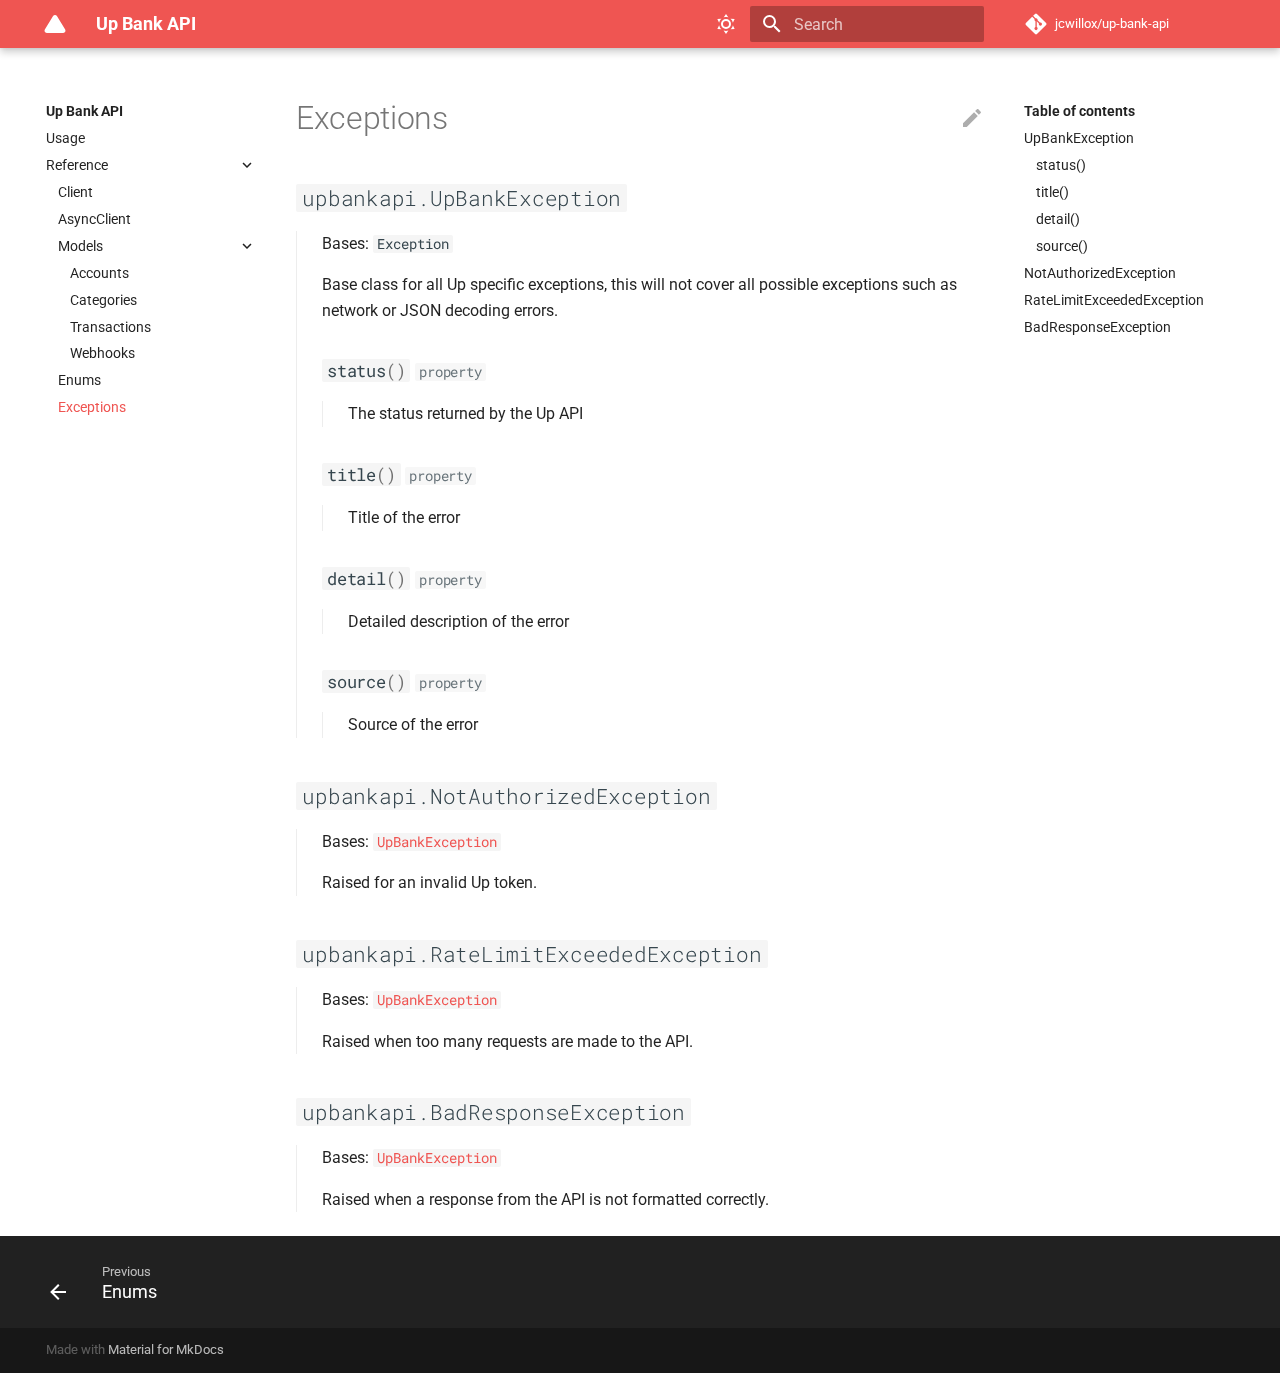
<file: reference/exceptions/index.html>
<!doctype html>
<html lang="en" class="no-js">
  <head>
    
      <meta charset="utf-8">
      <meta name="viewport" content="width=device-width,initial-scale=1">
      
        <meta name="description" content="💎 Fully typed Python client for (a)sync interaction with Up's banking API">
      
      
        <meta name="author" content="Joshua Cowie-Willox">
      
      
        <link rel="canonical" href="https://jcwillox.github.io/up-bank-api/reference/exceptions/">
      
      <link rel="icon" href="../../assets/images/favicon.png">
      <meta name="generator" content="mkdocs-1.3.1, mkdocs-material-8.5.3">
    
    
      
        <title>Exceptions - Up Bank API</title>
      
    
    
      <link rel="stylesheet" href="../../assets/stylesheets/main.7a952b86.min.css">
      
        
        <link rel="stylesheet" href="../../assets/stylesheets/palette.cbb835fc.min.css">
        
      
      

    
    
    
      
        
        
        <link rel="preconnect" href="https://fonts.gstatic.com" crossorigin>
        <link rel="stylesheet" href="https://fonts.googleapis.com/css?family=Roboto:300,300i,400,400i,700,700i%7CRoboto+Mono:400,400i,700,700i&display=fallback">
        <style>:root{--md-text-font:"Roboto";--md-code-font:"Roboto Mono"}</style>
      
    
    
      <link rel="stylesheet" href="../../assets/_mkdocstrings.css">
    
      <link rel="stylesheet" href="../../stylesheets/extra.css">
    
    <script>__md_scope=new URL("../..",location),__md_hash=e=>[...e].reduce((e,_)=>(e<<5)-e+_.charCodeAt(0),0),__md_get=(e,_=localStorage,t=__md_scope)=>JSON.parse(_.getItem(t.pathname+"."+e)),__md_set=(e,_,t=localStorage,a=__md_scope)=>{try{t.setItem(a.pathname+"."+e,JSON.stringify(_))}catch(e){}}</script>
    
      

    
    
    
  </head>
  
  
    
    
      
    
    
    
    
    <body dir="ltr" data-md-color-scheme="default" data-md-color-primary="red" data-md-color-accent="yellow">
  
    
    
      <script>var palette=__md_get("__palette");if(palette&&"object"==typeof palette.color)for(var key of Object.keys(palette.color))document.body.setAttribute("data-md-color-"+key,palette.color[key])</script>
    
    <input class="md-toggle" data-md-toggle="drawer" type="checkbox" id="__drawer" autocomplete="off">
    <input class="md-toggle" data-md-toggle="search" type="checkbox" id="__search" autocomplete="off">
    <label class="md-overlay" for="__drawer"></label>
    <div data-md-component="skip">
      
        
        <a href="#upbankapi.UpBankException" class="md-skip">
          Skip to content
        </a>
      
    </div>
    <div data-md-component="announce">
      
    </div>
    
    
      

<header class="md-header" data-md-component="header">
  <nav class="md-header__inner md-grid" aria-label="Header">
    <a href="../.." title="Up Bank API" class="md-header__button md-logo" aria-label="Up Bank API" data-md-component="logo">
      
  
  <svg xmlns="http://www.w3.org/2000/svg" viewBox="0 0 384 512"><!--! Font Awesome Free 6.2.0 by @fontawesome - https://fontawesome.com License - https://fontawesome.com/license/free (Icons: CC BY 4.0, Fonts: SIL OFL 1.1, Code: MIT License) Copyright 2022 Fonticons, Inc.--><path d="M73 39c-14.8-9.1-33.4-9.4-48.5-.9S0 62.6 0 80v352c0 17.4 9.4 33.4 24.5 41.9S58.2 482 73 473l288-176c14.3-8.7 23-24.2 23-41s-8.7-32.2-23-41L73 39z"/></svg>

    </a>
    <label class="md-header__button md-icon" for="__drawer">
      <svg xmlns="http://www.w3.org/2000/svg" viewBox="0 0 24 24"><path d="M3 6h18v2H3V6m0 5h18v2H3v-2m0 5h18v2H3v-2Z"/></svg>
    </label>
    <div class="md-header__title" data-md-component="header-title">
      <div class="md-header__ellipsis">
        <div class="md-header__topic">
          <span class="md-ellipsis">
            Up Bank API
          </span>
        </div>
        <div class="md-header__topic" data-md-component="header-topic">
          <span class="md-ellipsis">
            
              Exceptions
            
          </span>
        </div>
      </div>
    </div>
    
      <form class="md-header__option" data-md-component="palette">
        
          
          
          <input class="md-option" data-md-color-media="(prefers-color-scheme: light)" data-md-color-scheme="default" data-md-color-primary="red" data-md-color-accent="yellow"  aria-label="Switch to dark mode"  type="radio" name="__palette" id="__palette_1">
          
            <label class="md-header__button md-icon" title="Switch to dark mode" for="__palette_2" hidden>
              <svg xmlns="http://www.w3.org/2000/svg" viewBox="0 0 24 24"><path d="M12 7a5 5 0 0 1 5 5 5 5 0 0 1-5 5 5 5 0 0 1-5-5 5 5 0 0 1 5-5m0 2a3 3 0 0 0-3 3 3 3 0 0 0 3 3 3 3 0 0 0 3-3 3 3 0 0 0-3-3m0-7 2.39 3.42C13.65 5.15 12.84 5 12 5c-.84 0-1.65.15-2.39.42L12 2M3.34 7l4.16-.35A7.2 7.2 0 0 0 5.94 8.5c-.44.74-.69 1.5-.83 2.29L3.34 7m.02 10 1.76-3.77a7.131 7.131 0 0 0 2.38 4.14L3.36 17M20.65 7l-1.77 3.79a7.023 7.023 0 0 0-2.38-4.15l4.15.36m-.01 10-4.14.36c.59-.51 1.12-1.14 1.54-1.86.42-.73.69-1.5.83-2.29L20.64 17M12 22l-2.41-3.44c.74.27 1.55.44 2.41.44.82 0 1.63-.17 2.37-.44L12 22Z"/></svg>
            </label>
          
        
          
          
          <input class="md-option" data-md-color-media="(prefers-color-scheme: dark)" data-md-color-scheme="slate" data-md-color-primary="red" data-md-color-accent="yellow"  aria-label="Switch to light mode"  type="radio" name="__palette" id="__palette_2">
          
            <label class="md-header__button md-icon" title="Switch to light mode" for="__palette_1" hidden>
              <svg xmlns="http://www.w3.org/2000/svg" viewBox="0 0 24 24"><path d="m17.75 4.09-2.53 1.94.91 3.06-2.63-1.81-2.63 1.81.91-3.06-2.53-1.94L12.44 4l1.06-3 1.06 3 3.19.09m3.5 6.91-1.64 1.25.59 1.98-1.7-1.17-1.7 1.17.59-1.98L15.75 11l2.06-.05L18.5 9l.69 1.95 2.06.05m-2.28 4.95c.83-.08 1.72 1.1 1.19 1.85-.32.45-.66.87-1.08 1.27C15.17 23 8.84 23 4.94 19.07c-3.91-3.9-3.91-10.24 0-14.14.4-.4.82-.76 1.27-1.08.75-.53 1.93.36 1.85 1.19-.27 2.86.69 5.83 2.89 8.02a9.96 9.96 0 0 0 8.02 2.89m-1.64 2.02a12.08 12.08 0 0 1-7.8-3.47c-2.17-2.19-3.33-5-3.49-7.82-2.81 3.14-2.7 7.96.31 10.98 3.02 3.01 7.84 3.12 10.98.31Z"/></svg>
            </label>
          
        
      </form>
    
    
    
      <label class="md-header__button md-icon" for="__search">
        <svg xmlns="http://www.w3.org/2000/svg" viewBox="0 0 24 24"><path d="M9.5 3A6.5 6.5 0 0 1 16 9.5c0 1.61-.59 3.09-1.56 4.23l.27.27h.79l5 5-1.5 1.5-5-5v-.79l-.27-.27A6.516 6.516 0 0 1 9.5 16 6.5 6.5 0 0 1 3 9.5 6.5 6.5 0 0 1 9.5 3m0 2C7 5 5 7 5 9.5S7 14 9.5 14 14 12 14 9.5 12 5 9.5 5Z"/></svg>
      </label>
      <div class="md-search" data-md-component="search" role="dialog">
  <label class="md-search__overlay" for="__search"></label>
  <div class="md-search__inner" role="search">
    <form class="md-search__form" name="search">
      <input type="text" class="md-search__input" name="query" aria-label="Search" placeholder="Search" autocapitalize="off" autocorrect="off" autocomplete="off" spellcheck="false" data-md-component="search-query" required>
      <label class="md-search__icon md-icon" for="__search">
        <svg xmlns="http://www.w3.org/2000/svg" viewBox="0 0 24 24"><path d="M9.5 3A6.5 6.5 0 0 1 16 9.5c0 1.61-.59 3.09-1.56 4.23l.27.27h.79l5 5-1.5 1.5-5-5v-.79l-.27-.27A6.516 6.516 0 0 1 9.5 16 6.5 6.5 0 0 1 3 9.5 6.5 6.5 0 0 1 9.5 3m0 2C7 5 5 7 5 9.5S7 14 9.5 14 14 12 14 9.5 12 5 9.5 5Z"/></svg>
        <svg xmlns="http://www.w3.org/2000/svg" viewBox="0 0 24 24"><path d="M20 11v2H8l5.5 5.5-1.42 1.42L4.16 12l7.92-7.92L13.5 5.5 8 11h12Z"/></svg>
      </label>
      <nav class="md-search__options" aria-label="Search">
        
        <button type="reset" class="md-search__icon md-icon" title="Clear" aria-label="Clear" tabindex="-1">
          <svg xmlns="http://www.w3.org/2000/svg" viewBox="0 0 24 24"><path d="M19 6.41 17.59 5 12 10.59 6.41 5 5 6.41 10.59 12 5 17.59 6.41 19 12 13.41 17.59 19 19 17.59 13.41 12 19 6.41Z"/></svg>
        </button>
      </nav>
      
    </form>
    <div class="md-search__output">
      <div class="md-search__scrollwrap" data-md-scrollfix>
        <div class="md-search-result" data-md-component="search-result">
          <div class="md-search-result__meta">
            Initializing search
          </div>
          <ol class="md-search-result__list"></ol>
        </div>
      </div>
    </div>
  </div>
</div>
    
    
      <div class="md-header__source">
        <a href="https://github.com/jcwillox/up-bank-api" title="Go to repository" class="md-source" data-md-component="source">
  <div class="md-source__icon md-icon">
    
    <svg xmlns="http://www.w3.org/2000/svg" viewBox="0 0 448 512"><!--! Font Awesome Free 6.2.0 by @fontawesome - https://fontawesome.com License - https://fontawesome.com/license/free (Icons: CC BY 4.0, Fonts: SIL OFL 1.1, Code: MIT License) Copyright 2022 Fonticons, Inc.--><path d="M439.55 236.05 244 40.45a28.87 28.87 0 0 0-40.81 0l-40.66 40.63 51.52 51.52c27.06-9.14 52.68 16.77 43.39 43.68l49.66 49.66c34.23-11.8 61.18 31 35.47 56.69-26.49 26.49-70.21-2.87-56-37.34L240.22 199v121.85c25.3 12.54 22.26 41.85 9.08 55a34.34 34.34 0 0 1-48.55 0c-17.57-17.6-11.07-46.91 11.25-56v-123c-20.8-8.51-24.6-30.74-18.64-45L142.57 101 8.45 235.14a28.86 28.86 0 0 0 0 40.81l195.61 195.6a28.86 28.86 0 0 0 40.8 0l194.69-194.69a28.86 28.86 0 0 0 0-40.81z"/></svg>
  </div>
  <div class="md-source__repository">
    jcwillox/up-bank-api
  </div>
</a>
      </div>
    
  </nav>
  
</header>
    
    <div class="md-container" data-md-component="container">
      
      
        
          
        
      
      <main class="md-main" data-md-component="main">
        <div class="md-main__inner md-grid">
          
            
              
              <div class="md-sidebar md-sidebar--primary" data-md-component="sidebar" data-md-type="navigation" >
                <div class="md-sidebar__scrollwrap">
                  <div class="md-sidebar__inner">
                    


<nav class="md-nav md-nav--primary" aria-label="Navigation" data-md-level="0">
  <label class="md-nav__title" for="__drawer">
    <a href="../.." title="Up Bank API" class="md-nav__button md-logo" aria-label="Up Bank API" data-md-component="logo">
      
  
  <svg xmlns="http://www.w3.org/2000/svg" viewBox="0 0 384 512"><!--! Font Awesome Free 6.2.0 by @fontawesome - https://fontawesome.com License - https://fontawesome.com/license/free (Icons: CC BY 4.0, Fonts: SIL OFL 1.1, Code: MIT License) Copyright 2022 Fonticons, Inc.--><path d="M73 39c-14.8-9.1-33.4-9.4-48.5-.9S0 62.6 0 80v352c0 17.4 9.4 33.4 24.5 41.9S58.2 482 73 473l288-176c14.3-8.7 23-24.2 23-41s-8.7-32.2-23-41L73 39z"/></svg>

    </a>
    Up Bank API
  </label>
  
    <div class="md-nav__source">
      <a href="https://github.com/jcwillox/up-bank-api" title="Go to repository" class="md-source" data-md-component="source">
  <div class="md-source__icon md-icon">
    
    <svg xmlns="http://www.w3.org/2000/svg" viewBox="0 0 448 512"><!--! Font Awesome Free 6.2.0 by @fontawesome - https://fontawesome.com License - https://fontawesome.com/license/free (Icons: CC BY 4.0, Fonts: SIL OFL 1.1, Code: MIT License) Copyright 2022 Fonticons, Inc.--><path d="M439.55 236.05 244 40.45a28.87 28.87 0 0 0-40.81 0l-40.66 40.63 51.52 51.52c27.06-9.14 52.68 16.77 43.39 43.68l49.66 49.66c34.23-11.8 61.18 31 35.47 56.69-26.49 26.49-70.21-2.87-56-37.34L240.22 199v121.85c25.3 12.54 22.26 41.85 9.08 55a34.34 34.34 0 0 1-48.55 0c-17.57-17.6-11.07-46.91 11.25-56v-123c-20.8-8.51-24.6-30.74-18.64-45L142.57 101 8.45 235.14a28.86 28.86 0 0 0 0 40.81l195.61 195.6a28.86 28.86 0 0 0 40.8 0l194.69-194.69a28.86 28.86 0 0 0 0-40.81z"/></svg>
  </div>
  <div class="md-source__repository">
    jcwillox/up-bank-api
  </div>
</a>
    </div>
  
  <ul class="md-nav__list" data-md-scrollfix>
    
      
      
      

  
  
  
    <li class="md-nav__item">
      <a href="../.." class="md-nav__link">
        Usage
      </a>
    </li>
  

    
      
      
      

  
  
    
  
  
    
    <li class="md-nav__item md-nav__item--active md-nav__item--nested">
      
      
        <input class="md-nav__toggle md-toggle" data-md-toggle="__nav_2" type="checkbox" id="__nav_2" checked>
      
      
      
      
        <label class="md-nav__link" for="__nav_2">
          Reference
          <span class="md-nav__icon md-icon"></span>
        </label>
      
      <nav class="md-nav" aria-label="Reference" data-md-level="1">
        <label class="md-nav__title" for="__nav_2">
          <span class="md-nav__icon md-icon"></span>
          Reference
        </label>
        <ul class="md-nav__list" data-md-scrollfix>
          
            
              
  
  
  
    <li class="md-nav__item">
      <a href="../client/" class="md-nav__link">
        Client
      </a>
    </li>
  

            
          
            
              
  
  
  
    <li class="md-nav__item">
      <a href="../async_client/" class="md-nav__link">
        AsyncClient
      </a>
    </li>
  

            
          
            
              
  
  
  
    
    <li class="md-nav__item md-nav__item--nested">
      
      
        <input class="md-nav__toggle md-toggle md-toggle--indeterminate" data-md-toggle="__nav_2_3" type="checkbox" id="__nav_2_3" checked>
      
      
      
      
        <label class="md-nav__link" for="__nav_2_3">
          Models
          <span class="md-nav__icon md-icon"></span>
        </label>
      
      <nav class="md-nav" aria-label="Models" data-md-level="2">
        <label class="md-nav__title" for="__nav_2_3">
          <span class="md-nav__icon md-icon"></span>
          Models
        </label>
        <ul class="md-nav__list" data-md-scrollfix>
          
            
              
  
  
  
    <li class="md-nav__item">
      <a href="../models/accounts/" class="md-nav__link">
        Accounts
      </a>
    </li>
  

            
          
            
              
  
  
  
    <li class="md-nav__item">
      <a href="../models/categories/" class="md-nav__link">
        Categories
      </a>
    </li>
  

            
          
            
              
  
  
  
    <li class="md-nav__item">
      <a href="../models/transactions/" class="md-nav__link">
        Transactions
      </a>
    </li>
  

            
          
            
              
  
  
  
    <li class="md-nav__item">
      <a href="../models/webhooks/" class="md-nav__link">
        Webhooks
      </a>
    </li>
  

            
          
        </ul>
      </nav>
    </li>
  

            
          
            
              
  
  
  
    <li class="md-nav__item">
      <a href="../enums/" class="md-nav__link">
        Enums
      </a>
    </li>
  

            
          
            
              
  
  
    
  
  
    <li class="md-nav__item md-nav__item--active">
      
      <input class="md-nav__toggle md-toggle" data-md-toggle="toc" type="checkbox" id="__toc">
      
      
      
        <label class="md-nav__link md-nav__link--active" for="__toc">
          Exceptions
          <span class="md-nav__icon md-icon"></span>
        </label>
      
      <a href="./" class="md-nav__link md-nav__link--active">
        Exceptions
      </a>
      
        

<nav class="md-nav md-nav--secondary" aria-label="Table of contents">
  
  
  
  
    <label class="md-nav__title" for="__toc">
      <span class="md-nav__icon md-icon"></span>
      Table of contents
    </label>
    <ul class="md-nav__list" data-md-component="toc" data-md-scrollfix>
      
        <li class="md-nav__item">
  <a href="#upbankapi.UpBankException" class="md-nav__link">
    UpBankException
  </a>
  
    <nav class="md-nav" aria-label="UpBankException">
      <ul class="md-nav__list">
        
          <li class="md-nav__item">
  <a href="#upbankapi.exceptions.UpBankException.status" class="md-nav__link">
    status()
  </a>
  
</li>
        
          <li class="md-nav__item">
  <a href="#upbankapi.exceptions.UpBankException.title" class="md-nav__link">
    title()
  </a>
  
</li>
        
          <li class="md-nav__item">
  <a href="#upbankapi.exceptions.UpBankException.detail" class="md-nav__link">
    detail()
  </a>
  
</li>
        
          <li class="md-nav__item">
  <a href="#upbankapi.exceptions.UpBankException.source" class="md-nav__link">
    source()
  </a>
  
</li>
        
      </ul>
    </nav>
  
</li>
      
        <li class="md-nav__item">
  <a href="#upbankapi.NotAuthorizedException" class="md-nav__link">
    NotAuthorizedException
  </a>
  
</li>
      
        <li class="md-nav__item">
  <a href="#upbankapi.RateLimitExceededException" class="md-nav__link">
    RateLimitExceededException
  </a>
  
</li>
      
        <li class="md-nav__item">
  <a href="#upbankapi.BadResponseException" class="md-nav__link">
    BadResponseException
  </a>
  
</li>
      
    </ul>
  
</nav>
      
    </li>
  

            
          
        </ul>
      </nav>
    </li>
  

    
  </ul>
</nav>
                  </div>
                </div>
              </div>
            
            
              
              <div class="md-sidebar md-sidebar--secondary" data-md-component="sidebar" data-md-type="toc" >
                <div class="md-sidebar__scrollwrap">
                  <div class="md-sidebar__inner">
                    

<nav class="md-nav md-nav--secondary" aria-label="Table of contents">
  
  
  
  
    <label class="md-nav__title" for="__toc">
      <span class="md-nav__icon md-icon"></span>
      Table of contents
    </label>
    <ul class="md-nav__list" data-md-component="toc" data-md-scrollfix>
      
        <li class="md-nav__item">
  <a href="#upbankapi.UpBankException" class="md-nav__link">
    UpBankException
  </a>
  
    <nav class="md-nav" aria-label="UpBankException">
      <ul class="md-nav__list">
        
          <li class="md-nav__item">
  <a href="#upbankapi.exceptions.UpBankException.status" class="md-nav__link">
    status()
  </a>
  
</li>
        
          <li class="md-nav__item">
  <a href="#upbankapi.exceptions.UpBankException.title" class="md-nav__link">
    title()
  </a>
  
</li>
        
          <li class="md-nav__item">
  <a href="#upbankapi.exceptions.UpBankException.detail" class="md-nav__link">
    detail()
  </a>
  
</li>
        
          <li class="md-nav__item">
  <a href="#upbankapi.exceptions.UpBankException.source" class="md-nav__link">
    source()
  </a>
  
</li>
        
      </ul>
    </nav>
  
</li>
      
        <li class="md-nav__item">
  <a href="#upbankapi.NotAuthorizedException" class="md-nav__link">
    NotAuthorizedException
  </a>
  
</li>
      
        <li class="md-nav__item">
  <a href="#upbankapi.RateLimitExceededException" class="md-nav__link">
    RateLimitExceededException
  </a>
  
</li>
      
        <li class="md-nav__item">
  <a href="#upbankapi.BadResponseException" class="md-nav__link">
    BadResponseException
  </a>
  
</li>
      
    </ul>
  
</nav>
                  </div>
                </div>
              </div>
            
          
          
            <div class="md-content" data-md-component="content">
              <article class="md-content__inner md-typeset">
                
                  

  <a href="https://github.com/jcwillox/up-bank-api/edit/main/docs/reference/exceptions.md" title="Edit this page" class="md-content__button md-icon">
    
    <svg xmlns="http://www.w3.org/2000/svg" viewBox="0 0 24 24"><path d="M20.71 7.04c.39-.39.39-1.04 0-1.41l-2.34-2.34c-.37-.39-1.02-.39-1.41 0l-1.84 1.83 3.75 3.75M3 17.25V21h3.75L17.81 9.93l-3.75-3.75L3 17.25Z"/></svg>
  </a>


  <h1>Exceptions</h1>

<div class="doc doc-object doc-class">



<h2 id="upbankapi.UpBankException" class="doc doc-heading">
        <code>upbankapi.UpBankException</code>


<a href="#upbankapi.UpBankException" class="headerlink" title="Permanent link">#</a></h2>


  <div class="doc doc-contents first">
      <p class="doc doc-class-bases">
        Bases: <code>Exception</code></p>

  
      <p>Base class for all Up specific exceptions,
this will not cover all possible exceptions such as network or JSON decoding errors.</p>



  

  <div class="doc doc-children">









<div class="doc doc-object doc-function">



<h3 id="upbankapi.exceptions.UpBankException.status" class="doc doc-heading">
<code class="highlight language-python"><span class="n">status</span><span class="p">()</span></code>
  
  <span class="doc doc-labels">
      <small class="doc doc-label doc-label-property"><code>property</code></small>
  </span>

<a href="#upbankapi.exceptions.UpBankException.status" class="headerlink" title="Permanent link">#</a></h3>


  <div class="doc doc-contents ">
  
      <p>The status returned by the Up API</p>

  </div>

</div>

<div class="doc doc-object doc-function">



<h3 id="upbankapi.exceptions.UpBankException.title" class="doc doc-heading">
<code class="highlight language-python"><span class="n">title</span><span class="p">()</span></code>
  
  <span class="doc doc-labels">
      <small class="doc doc-label doc-label-property"><code>property</code></small>
  </span>

<a href="#upbankapi.exceptions.UpBankException.title" class="headerlink" title="Permanent link">#</a></h3>


  <div class="doc doc-contents ">
  
      <p>Title of the error</p>

  </div>

</div>

<div class="doc doc-object doc-function">



<h3 id="upbankapi.exceptions.UpBankException.detail" class="doc doc-heading">
<code class="highlight language-python"><span class="n">detail</span><span class="p">()</span></code>
  
  <span class="doc doc-labels">
      <small class="doc doc-label doc-label-property"><code>property</code></small>
  </span>

<a href="#upbankapi.exceptions.UpBankException.detail" class="headerlink" title="Permanent link">#</a></h3>


  <div class="doc doc-contents ">
  
      <p>Detailed description of the error</p>

  </div>

</div>

<div class="doc doc-object doc-function">



<h3 id="upbankapi.exceptions.UpBankException.source" class="doc doc-heading">
<code class="highlight language-python"><span class="n">source</span><span class="p">()</span></code>
  
  <span class="doc doc-labels">
      <small class="doc doc-label doc-label-property"><code>property</code></small>
  </span>

<a href="#upbankapi.exceptions.UpBankException.source" class="headerlink" title="Permanent link">#</a></h3>


  <div class="doc doc-contents ">
  
      <p>Source of the error</p>

  </div>

</div>



  </div>

  </div>

</div>

<div class="doc doc-object doc-class">



<h2 id="upbankapi.NotAuthorizedException" class="doc doc-heading">
        <code>upbankapi.NotAuthorizedException</code>


<a href="#upbankapi.NotAuthorizedException" class="headerlink" title="Permanent link">#</a></h2>


  <div class="doc doc-contents first">
      <p class="doc doc-class-bases">
        Bases: <code><a class="autorefs autorefs-internal" title="upbankapi.exceptions.UpBankException" href="#upbankapi.UpBankException">UpBankException</a></code></p>

  
      <p>Raised for an invalid Up token.</p>



  </div>

</div>

<div class="doc doc-object doc-class">



<h2 id="upbankapi.RateLimitExceededException" class="doc doc-heading">
        <code>upbankapi.RateLimitExceededException</code>


<a href="#upbankapi.RateLimitExceededException" class="headerlink" title="Permanent link">#</a></h2>


  <div class="doc doc-contents first">
      <p class="doc doc-class-bases">
        Bases: <code><a class="autorefs autorefs-internal" title="upbankapi.exceptions.UpBankException" href="#upbankapi.UpBankException">UpBankException</a></code></p>

  
      <p>Raised when too many requests are made to the API.</p>



  </div>

</div>

<div class="doc doc-object doc-class">



<h2 id="upbankapi.BadResponseException" class="doc doc-heading">
        <code>upbankapi.BadResponseException</code>


<a href="#upbankapi.BadResponseException" class="headerlink" title="Permanent link">#</a></h2>


  <div class="doc doc-contents first">
      <p class="doc doc-class-bases">
        Bases: <code><a class="autorefs autorefs-internal" title="upbankapi.exceptions.UpBankException" href="#upbankapi.UpBankException">UpBankException</a></code></p>

  
      <p>Raised when a response from the API is not formatted correctly.</p>



  </div>

</div>





                
              </article>
            </div>
          
          
  <script>var tabs=__md_get("__tabs");if(Array.isArray(tabs))e:for(var set of document.querySelectorAll(".tabbed-set")){var tab,labels=set.querySelector(".tabbed-labels");for(tab of tabs)for(var label of labels.getElementsByTagName("label"))if(label.innerText.trim()===tab){var input=document.getElementById(label.htmlFor);input.checked=!0;continue e}}</script>

        </div>
        
          <a href="#" class="md-top md-icon" data-md-component="top" hidden>
            <svg xmlns="http://www.w3.org/2000/svg" viewBox="0 0 24 24"><path d="M13 20h-2V8l-5.5 5.5-1.42-1.42L12 4.16l7.92 7.92-1.42 1.42L13 8v12Z"/></svg>
            Back to top
          </a>
        
      </main>
      
        <footer class="md-footer">
  
    
    <nav class="md-footer__inner md-grid" aria-label="Footer" >
      
        
        <a href="../enums/" class="md-footer__link md-footer__link--prev" aria-label="Previous: Enums" rel="prev">
          <div class="md-footer__button md-icon">
            <svg xmlns="http://www.w3.org/2000/svg" viewBox="0 0 24 24"><path d="M20 11v2H8l5.5 5.5-1.42 1.42L4.16 12l7.92-7.92L13.5 5.5 8 11h12Z"/></svg>
          </div>
          <div class="md-footer__title">
            <div class="md-ellipsis">
              <span class="md-footer__direction">
                Previous
              </span>
              Enums
            </div>
          </div>
        </a>
      
      
    </nav>
  
  <div class="md-footer-meta md-typeset">
    <div class="md-footer-meta__inner md-grid">
      <div class="md-copyright">
  
  
    Made with
    <a href="https://squidfunk.github.io/mkdocs-material/" target="_blank" rel="noopener">
      Material for MkDocs
    </a>
  
</div>
      
    </div>
  </div>
</footer>
      
    </div>
    <div class="md-dialog" data-md-component="dialog">
      <div class="md-dialog__inner md-typeset"></div>
    </div>
    
    <script id="__config" type="application/json">{"base": "../..", "features": ["navigation.instant", "navigation.expand", "navigation.top", "content.tabs.link", "toc.follow"], "search": "../../assets/javascripts/workers/search.5bf1dace.min.js", "translations": {"clipboard.copied": "Copied to clipboard", "clipboard.copy": "Copy to clipboard", "search.config.lang": "en", "search.config.pipeline": "trimmer, stopWordFilter", "search.config.separator": "[\\s\\-]+", "search.placeholder": "Search", "search.result.more.one": "1 more on this page", "search.result.more.other": "# more on this page", "search.result.none": "No matching documents", "search.result.one": "1 matching document", "search.result.other": "# matching documents", "search.result.placeholder": "Type to start searching", "search.result.term.missing": "Missing", "select.version.title": "Select version"}}</script>
    
    
      <script src="../../assets/javascripts/bundle.37e9125f.min.js"></script>
      
    
  </body>
</html>
</file>
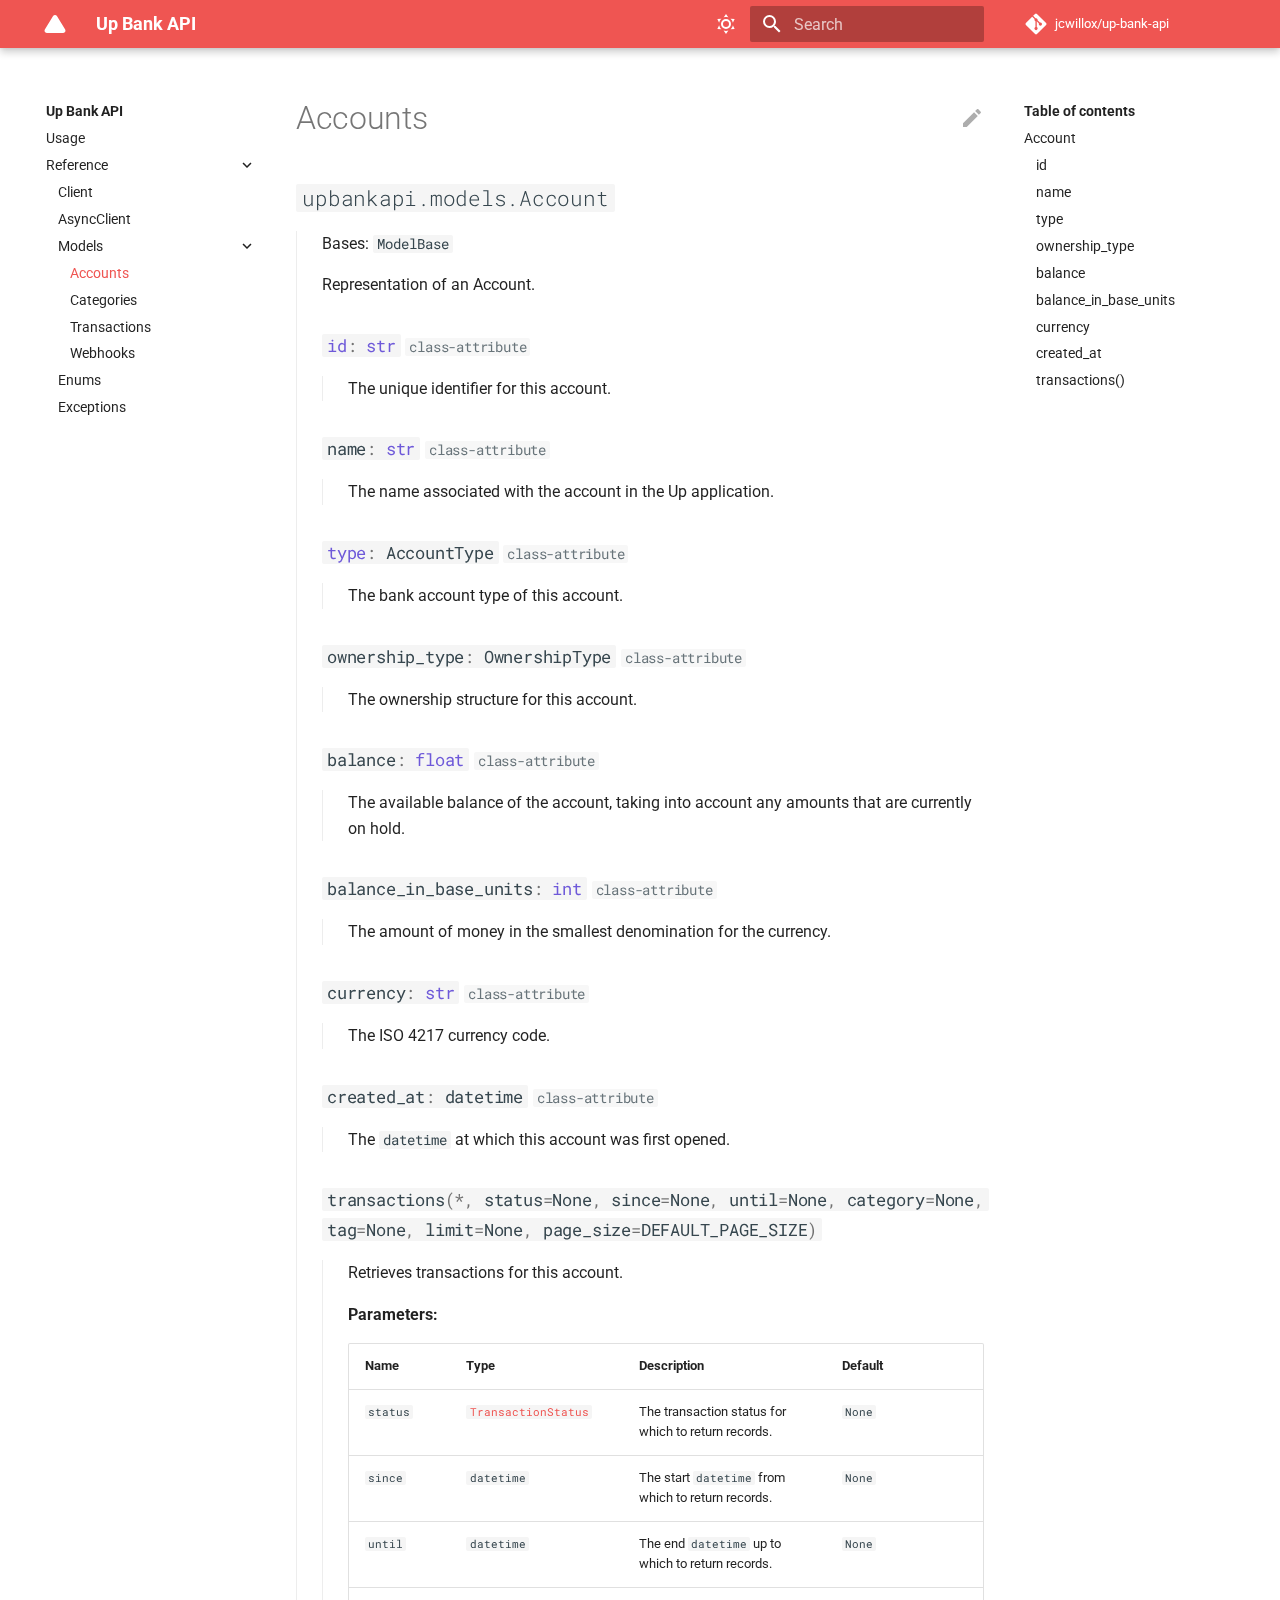
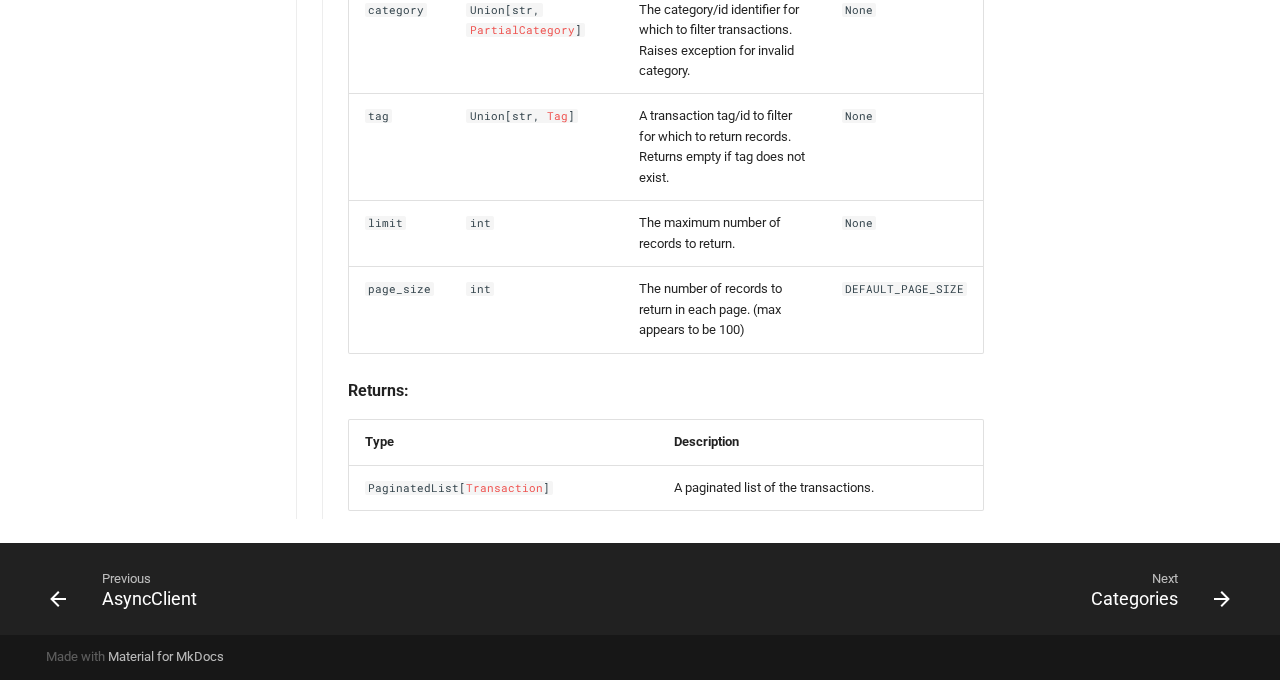
<file: reference/models/accounts/index.html>
<!doctype html>
<html lang="en" class="no-js">
  <head>
    
      <meta charset="utf-8">
      <meta name="viewport" content="width=device-width,initial-scale=1">
      
        <meta name="description" content="💎 Fully typed Python client for (a)sync interaction with Up's banking API">
      
      
        <meta name="author" content="Joshua Cowie-Willox">
      
      
        <link rel="canonical" href="https://jcwillox.github.io/up-bank-api/reference/models/accounts/">
      
      <link rel="icon" href="../../../assets/images/favicon.png">
      <meta name="generator" content="mkdocs-1.3.1, mkdocs-material-8.5.3">
    
    
      
        <title>Accounts - Up Bank API</title>
      
    
    
      <link rel="stylesheet" href="../../../assets/stylesheets/main.7a952b86.min.css">
      
        
        <link rel="stylesheet" href="../../../assets/stylesheets/palette.cbb835fc.min.css">
        
      
      

    
    
    
      
        
        
        <link rel="preconnect" href="https://fonts.gstatic.com" crossorigin>
        <link rel="stylesheet" href="https://fonts.googleapis.com/css?family=Roboto:300,300i,400,400i,700,700i%7CRoboto+Mono:400,400i,700,700i&display=fallback">
        <style>:root{--md-text-font:"Roboto";--md-code-font:"Roboto Mono"}</style>
      
    
    
      <link rel="stylesheet" href="../../../assets/_mkdocstrings.css">
    
      <link rel="stylesheet" href="../../../stylesheets/extra.css">
    
    <script>__md_scope=new URL("../../..",location),__md_hash=e=>[...e].reduce((e,_)=>(e<<5)-e+_.charCodeAt(0),0),__md_get=(e,_=localStorage,t=__md_scope)=>JSON.parse(_.getItem(t.pathname+"."+e)),__md_set=(e,_,t=localStorage,a=__md_scope)=>{try{t.setItem(a.pathname+"."+e,JSON.stringify(_))}catch(e){}}</script>
    
      

    
    
    
  </head>
  
  
    
    
      
    
    
    
    
    <body dir="ltr" data-md-color-scheme="default" data-md-color-primary="red" data-md-color-accent="yellow">
  
    
    
      <script>var palette=__md_get("__palette");if(palette&&"object"==typeof palette.color)for(var key of Object.keys(palette.color))document.body.setAttribute("data-md-color-"+key,palette.color[key])</script>
    
    <input class="md-toggle" data-md-toggle="drawer" type="checkbox" id="__drawer" autocomplete="off">
    <input class="md-toggle" data-md-toggle="search" type="checkbox" id="__search" autocomplete="off">
    <label class="md-overlay" for="__drawer"></label>
    <div data-md-component="skip">
      
        
        <a href="#upbankapi.models.Account" class="md-skip">
          Skip to content
        </a>
      
    </div>
    <div data-md-component="announce">
      
    </div>
    
    
      

<header class="md-header" data-md-component="header">
  <nav class="md-header__inner md-grid" aria-label="Header">
    <a href="../../.." title="Up Bank API" class="md-header__button md-logo" aria-label="Up Bank API" data-md-component="logo">
      
  
  <svg xmlns="http://www.w3.org/2000/svg" viewBox="0 0 384 512"><!--! Font Awesome Free 6.2.0 by @fontawesome - https://fontawesome.com License - https://fontawesome.com/license/free (Icons: CC BY 4.0, Fonts: SIL OFL 1.1, Code: MIT License) Copyright 2022 Fonticons, Inc.--><path d="M73 39c-14.8-9.1-33.4-9.4-48.5-.9S0 62.6 0 80v352c0 17.4 9.4 33.4 24.5 41.9S58.2 482 73 473l288-176c14.3-8.7 23-24.2 23-41s-8.7-32.2-23-41L73 39z"/></svg>

    </a>
    <label class="md-header__button md-icon" for="__drawer">
      <svg xmlns="http://www.w3.org/2000/svg" viewBox="0 0 24 24"><path d="M3 6h18v2H3V6m0 5h18v2H3v-2m0 5h18v2H3v-2Z"/></svg>
    </label>
    <div class="md-header__title" data-md-component="header-title">
      <div class="md-header__ellipsis">
        <div class="md-header__topic">
          <span class="md-ellipsis">
            Up Bank API
          </span>
        </div>
        <div class="md-header__topic" data-md-component="header-topic">
          <span class="md-ellipsis">
            
              Accounts
            
          </span>
        </div>
      </div>
    </div>
    
      <form class="md-header__option" data-md-component="palette">
        
          
          
          <input class="md-option" data-md-color-media="(prefers-color-scheme: light)" data-md-color-scheme="default" data-md-color-primary="red" data-md-color-accent="yellow"  aria-label="Switch to dark mode"  type="radio" name="__palette" id="__palette_1">
          
            <label class="md-header__button md-icon" title="Switch to dark mode" for="__palette_2" hidden>
              <svg xmlns="http://www.w3.org/2000/svg" viewBox="0 0 24 24"><path d="M12 7a5 5 0 0 1 5 5 5 5 0 0 1-5 5 5 5 0 0 1-5-5 5 5 0 0 1 5-5m0 2a3 3 0 0 0-3 3 3 3 0 0 0 3 3 3 3 0 0 0 3-3 3 3 0 0 0-3-3m0-7 2.39 3.42C13.65 5.15 12.84 5 12 5c-.84 0-1.65.15-2.39.42L12 2M3.34 7l4.16-.35A7.2 7.2 0 0 0 5.94 8.5c-.44.74-.69 1.5-.83 2.29L3.34 7m.02 10 1.76-3.77a7.131 7.131 0 0 0 2.38 4.14L3.36 17M20.65 7l-1.77 3.79a7.023 7.023 0 0 0-2.38-4.15l4.15.36m-.01 10-4.14.36c.59-.51 1.12-1.14 1.54-1.86.42-.73.69-1.5.83-2.29L20.64 17M12 22l-2.41-3.44c.74.27 1.55.44 2.41.44.82 0 1.63-.17 2.37-.44L12 22Z"/></svg>
            </label>
          
        
          
          
          <input class="md-option" data-md-color-media="(prefers-color-scheme: dark)" data-md-color-scheme="slate" data-md-color-primary="red" data-md-color-accent="yellow"  aria-label="Switch to light mode"  type="radio" name="__palette" id="__palette_2">
          
            <label class="md-header__button md-icon" title="Switch to light mode" for="__palette_1" hidden>
              <svg xmlns="http://www.w3.org/2000/svg" viewBox="0 0 24 24"><path d="m17.75 4.09-2.53 1.94.91 3.06-2.63-1.81-2.63 1.81.91-3.06-2.53-1.94L12.44 4l1.06-3 1.06 3 3.19.09m3.5 6.91-1.64 1.25.59 1.98-1.7-1.17-1.7 1.17.59-1.98L15.75 11l2.06-.05L18.5 9l.69 1.95 2.06.05m-2.28 4.95c.83-.08 1.72 1.1 1.19 1.85-.32.45-.66.87-1.08 1.27C15.17 23 8.84 23 4.94 19.07c-3.91-3.9-3.91-10.24 0-14.14.4-.4.82-.76 1.27-1.08.75-.53 1.93.36 1.85 1.19-.27 2.86.69 5.83 2.89 8.02a9.96 9.96 0 0 0 8.02 2.89m-1.64 2.02a12.08 12.08 0 0 1-7.8-3.47c-2.17-2.19-3.33-5-3.49-7.82-2.81 3.14-2.7 7.96.31 10.98 3.02 3.01 7.84 3.12 10.98.31Z"/></svg>
            </label>
          
        
      </form>
    
    
    
      <label class="md-header__button md-icon" for="__search">
        <svg xmlns="http://www.w3.org/2000/svg" viewBox="0 0 24 24"><path d="M9.5 3A6.5 6.5 0 0 1 16 9.5c0 1.61-.59 3.09-1.56 4.23l.27.27h.79l5 5-1.5 1.5-5-5v-.79l-.27-.27A6.516 6.516 0 0 1 9.5 16 6.5 6.5 0 0 1 3 9.5 6.5 6.5 0 0 1 9.5 3m0 2C7 5 5 7 5 9.5S7 14 9.5 14 14 12 14 9.5 12 5 9.5 5Z"/></svg>
      </label>
      <div class="md-search" data-md-component="search" role="dialog">
  <label class="md-search__overlay" for="__search"></label>
  <div class="md-search__inner" role="search">
    <form class="md-search__form" name="search">
      <input type="text" class="md-search__input" name="query" aria-label="Search" placeholder="Search" autocapitalize="off" autocorrect="off" autocomplete="off" spellcheck="false" data-md-component="search-query" required>
      <label class="md-search__icon md-icon" for="__search">
        <svg xmlns="http://www.w3.org/2000/svg" viewBox="0 0 24 24"><path d="M9.5 3A6.5 6.5 0 0 1 16 9.5c0 1.61-.59 3.09-1.56 4.23l.27.27h.79l5 5-1.5 1.5-5-5v-.79l-.27-.27A6.516 6.516 0 0 1 9.5 16 6.5 6.5 0 0 1 3 9.5 6.5 6.5 0 0 1 9.5 3m0 2C7 5 5 7 5 9.5S7 14 9.5 14 14 12 14 9.5 12 5 9.5 5Z"/></svg>
        <svg xmlns="http://www.w3.org/2000/svg" viewBox="0 0 24 24"><path d="M20 11v2H8l5.5 5.5-1.42 1.42L4.16 12l7.92-7.92L13.5 5.5 8 11h12Z"/></svg>
      </label>
      <nav class="md-search__options" aria-label="Search">
        
        <button type="reset" class="md-search__icon md-icon" title="Clear" aria-label="Clear" tabindex="-1">
          <svg xmlns="http://www.w3.org/2000/svg" viewBox="0 0 24 24"><path d="M19 6.41 17.59 5 12 10.59 6.41 5 5 6.41 10.59 12 5 17.59 6.41 19 12 13.41 17.59 19 19 17.59 13.41 12 19 6.41Z"/></svg>
        </button>
      </nav>
      
    </form>
    <div class="md-search__output">
      <div class="md-search__scrollwrap" data-md-scrollfix>
        <div class="md-search-result" data-md-component="search-result">
          <div class="md-search-result__meta">
            Initializing search
          </div>
          <ol class="md-search-result__list"></ol>
        </div>
      </div>
    </div>
  </div>
</div>
    
    
      <div class="md-header__source">
        <a href="https://github.com/jcwillox/up-bank-api" title="Go to repository" class="md-source" data-md-component="source">
  <div class="md-source__icon md-icon">
    
    <svg xmlns="http://www.w3.org/2000/svg" viewBox="0 0 448 512"><!--! Font Awesome Free 6.2.0 by @fontawesome - https://fontawesome.com License - https://fontawesome.com/license/free (Icons: CC BY 4.0, Fonts: SIL OFL 1.1, Code: MIT License) Copyright 2022 Fonticons, Inc.--><path d="M439.55 236.05 244 40.45a28.87 28.87 0 0 0-40.81 0l-40.66 40.63 51.52 51.52c27.06-9.14 52.68 16.77 43.39 43.68l49.66 49.66c34.23-11.8 61.18 31 35.47 56.69-26.49 26.49-70.21-2.87-56-37.34L240.22 199v121.85c25.3 12.54 22.26 41.85 9.08 55a34.34 34.34 0 0 1-48.55 0c-17.57-17.6-11.07-46.91 11.25-56v-123c-20.8-8.51-24.6-30.74-18.64-45L142.57 101 8.45 235.14a28.86 28.86 0 0 0 0 40.81l195.61 195.6a28.86 28.86 0 0 0 40.8 0l194.69-194.69a28.86 28.86 0 0 0 0-40.81z"/></svg>
  </div>
  <div class="md-source__repository">
    jcwillox/up-bank-api
  </div>
</a>
      </div>
    
  </nav>
  
</header>
    
    <div class="md-container" data-md-component="container">
      
      
        
          
        
      
      <main class="md-main" data-md-component="main">
        <div class="md-main__inner md-grid">
          
            
              
              <div class="md-sidebar md-sidebar--primary" data-md-component="sidebar" data-md-type="navigation" >
                <div class="md-sidebar__scrollwrap">
                  <div class="md-sidebar__inner">
                    


<nav class="md-nav md-nav--primary" aria-label="Navigation" data-md-level="0">
  <label class="md-nav__title" for="__drawer">
    <a href="../../.." title="Up Bank API" class="md-nav__button md-logo" aria-label="Up Bank API" data-md-component="logo">
      
  
  <svg xmlns="http://www.w3.org/2000/svg" viewBox="0 0 384 512"><!--! Font Awesome Free 6.2.0 by @fontawesome - https://fontawesome.com License - https://fontawesome.com/license/free (Icons: CC BY 4.0, Fonts: SIL OFL 1.1, Code: MIT License) Copyright 2022 Fonticons, Inc.--><path d="M73 39c-14.8-9.1-33.4-9.4-48.5-.9S0 62.6 0 80v352c0 17.4 9.4 33.4 24.5 41.9S58.2 482 73 473l288-176c14.3-8.7 23-24.2 23-41s-8.7-32.2-23-41L73 39z"/></svg>

    </a>
    Up Bank API
  </label>
  
    <div class="md-nav__source">
      <a href="https://github.com/jcwillox/up-bank-api" title="Go to repository" class="md-source" data-md-component="source">
  <div class="md-source__icon md-icon">
    
    <svg xmlns="http://www.w3.org/2000/svg" viewBox="0 0 448 512"><!--! Font Awesome Free 6.2.0 by @fontawesome - https://fontawesome.com License - https://fontawesome.com/license/free (Icons: CC BY 4.0, Fonts: SIL OFL 1.1, Code: MIT License) Copyright 2022 Fonticons, Inc.--><path d="M439.55 236.05 244 40.45a28.87 28.87 0 0 0-40.81 0l-40.66 40.63 51.52 51.52c27.06-9.14 52.68 16.77 43.39 43.68l49.66 49.66c34.23-11.8 61.18 31 35.47 56.69-26.49 26.49-70.21-2.87-56-37.34L240.22 199v121.85c25.3 12.54 22.26 41.85 9.08 55a34.34 34.34 0 0 1-48.55 0c-17.57-17.6-11.07-46.91 11.25-56v-123c-20.8-8.51-24.6-30.74-18.64-45L142.57 101 8.45 235.14a28.86 28.86 0 0 0 0 40.81l195.61 195.6a28.86 28.86 0 0 0 40.8 0l194.69-194.69a28.86 28.86 0 0 0 0-40.81z"/></svg>
  </div>
  <div class="md-source__repository">
    jcwillox/up-bank-api
  </div>
</a>
    </div>
  
  <ul class="md-nav__list" data-md-scrollfix>
    
      
      
      

  
  
  
    <li class="md-nav__item">
      <a href="../../.." class="md-nav__link">
        Usage
      </a>
    </li>
  

    
      
      
      

  
  
    
  
  
    
    <li class="md-nav__item md-nav__item--active md-nav__item--nested">
      
      
        <input class="md-nav__toggle md-toggle" data-md-toggle="__nav_2" type="checkbox" id="__nav_2" checked>
      
      
      
      
        <label class="md-nav__link" for="__nav_2">
          Reference
          <span class="md-nav__icon md-icon"></span>
        </label>
      
      <nav class="md-nav" aria-label="Reference" data-md-level="1">
        <label class="md-nav__title" for="__nav_2">
          <span class="md-nav__icon md-icon"></span>
          Reference
        </label>
        <ul class="md-nav__list" data-md-scrollfix>
          
            
              
  
  
  
    <li class="md-nav__item">
      <a href="../../client/" class="md-nav__link">
        Client
      </a>
    </li>
  

            
          
            
              
  
  
  
    <li class="md-nav__item">
      <a href="../../async_client/" class="md-nav__link">
        AsyncClient
      </a>
    </li>
  

            
          
            
              
  
  
    
  
  
    
    <li class="md-nav__item md-nav__item--active md-nav__item--nested">
      
      
        <input class="md-nav__toggle md-toggle" data-md-toggle="__nav_2_3" type="checkbox" id="__nav_2_3" checked>
      
      
      
      
        <label class="md-nav__link" for="__nav_2_3">
          Models
          <span class="md-nav__icon md-icon"></span>
        </label>
      
      <nav class="md-nav" aria-label="Models" data-md-level="2">
        <label class="md-nav__title" for="__nav_2_3">
          <span class="md-nav__icon md-icon"></span>
          Models
        </label>
        <ul class="md-nav__list" data-md-scrollfix>
          
            
              
  
  
    
  
  
    <li class="md-nav__item md-nav__item--active">
      
      <input class="md-nav__toggle md-toggle" data-md-toggle="toc" type="checkbox" id="__toc">
      
      
      
        <label class="md-nav__link md-nav__link--active" for="__toc">
          Accounts
          <span class="md-nav__icon md-icon"></span>
        </label>
      
      <a href="./" class="md-nav__link md-nav__link--active">
        Accounts
      </a>
      
        

<nav class="md-nav md-nav--secondary" aria-label="Table of contents">
  
  
  
  
    <label class="md-nav__title" for="__toc">
      <span class="md-nav__icon md-icon"></span>
      Table of contents
    </label>
    <ul class="md-nav__list" data-md-component="toc" data-md-scrollfix>
      
        <li class="md-nav__item">
  <a href="#upbankapi.models.Account" class="md-nav__link">
    Account
  </a>
  
    <nav class="md-nav" aria-label="Account">
      <ul class="md-nav__list">
        
          <li class="md-nav__item">
  <a href="#upbankapi.models.accounts.Account.id" class="md-nav__link">
    id
  </a>
  
</li>
        
          <li class="md-nav__item">
  <a href="#upbankapi.models.accounts.Account.name" class="md-nav__link">
    name
  </a>
  
</li>
        
          <li class="md-nav__item">
  <a href="#upbankapi.models.accounts.Account.type" class="md-nav__link">
    type
  </a>
  
</li>
        
          <li class="md-nav__item">
  <a href="#upbankapi.models.accounts.Account.ownership_type" class="md-nav__link">
    ownership_type
  </a>
  
</li>
        
          <li class="md-nav__item">
  <a href="#upbankapi.models.accounts.Account.balance" class="md-nav__link">
    balance
  </a>
  
</li>
        
          <li class="md-nav__item">
  <a href="#upbankapi.models.accounts.Account.balance_in_base_units" class="md-nav__link">
    balance_in_base_units
  </a>
  
</li>
        
          <li class="md-nav__item">
  <a href="#upbankapi.models.accounts.Account.currency" class="md-nav__link">
    currency
  </a>
  
</li>
        
          <li class="md-nav__item">
  <a href="#upbankapi.models.accounts.Account.created_at" class="md-nav__link">
    created_at
  </a>
  
</li>
        
          <li class="md-nav__item">
  <a href="#upbankapi.models.accounts.Account.transactions" class="md-nav__link">
    transactions()
  </a>
  
</li>
        
          <li class="md-nav__item">
  <a href="#upbankapi.models.accounts.Account.__repr__" class="md-nav__link">
    __repr__()
  </a>
  
</li>
        
      </ul>
    </nav>
  
</li>
      
    </ul>
  
</nav>
      
    </li>
  

            
          
            
              
  
  
  
    <li class="md-nav__item">
      <a href="../categories/" class="md-nav__link">
        Categories
      </a>
    </li>
  

            
          
            
              
  
  
  
    <li class="md-nav__item">
      <a href="../transactions/" class="md-nav__link">
        Transactions
      </a>
    </li>
  

            
          
            
              
  
  
  
    <li class="md-nav__item">
      <a href="../webhooks/" class="md-nav__link">
        Webhooks
      </a>
    </li>
  

            
          
        </ul>
      </nav>
    </li>
  

            
          
            
              
  
  
  
    <li class="md-nav__item">
      <a href="../../enums/" class="md-nav__link">
        Enums
      </a>
    </li>
  

            
          
            
              
  
  
  
    <li class="md-nav__item">
      <a href="../../exceptions/" class="md-nav__link">
        Exceptions
      </a>
    </li>
  

            
          
        </ul>
      </nav>
    </li>
  

    
  </ul>
</nav>
                  </div>
                </div>
              </div>
            
            
              
              <div class="md-sidebar md-sidebar--secondary" data-md-component="sidebar" data-md-type="toc" >
                <div class="md-sidebar__scrollwrap">
                  <div class="md-sidebar__inner">
                    

<nav class="md-nav md-nav--secondary" aria-label="Table of contents">
  
  
  
  
    <label class="md-nav__title" for="__toc">
      <span class="md-nav__icon md-icon"></span>
      Table of contents
    </label>
    <ul class="md-nav__list" data-md-component="toc" data-md-scrollfix>
      
        <li class="md-nav__item">
  <a href="#upbankapi.models.Account" class="md-nav__link">
    Account
  </a>
  
    <nav class="md-nav" aria-label="Account">
      <ul class="md-nav__list">
        
          <li class="md-nav__item">
  <a href="#upbankapi.models.accounts.Account.id" class="md-nav__link">
    id
  </a>
  
</li>
        
          <li class="md-nav__item">
  <a href="#upbankapi.models.accounts.Account.name" class="md-nav__link">
    name
  </a>
  
</li>
        
          <li class="md-nav__item">
  <a href="#upbankapi.models.accounts.Account.type" class="md-nav__link">
    type
  </a>
  
</li>
        
          <li class="md-nav__item">
  <a href="#upbankapi.models.accounts.Account.ownership_type" class="md-nav__link">
    ownership_type
  </a>
  
</li>
        
          <li class="md-nav__item">
  <a href="#upbankapi.models.accounts.Account.balance" class="md-nav__link">
    balance
  </a>
  
</li>
        
          <li class="md-nav__item">
  <a href="#upbankapi.models.accounts.Account.balance_in_base_units" class="md-nav__link">
    balance_in_base_units
  </a>
  
</li>
        
          <li class="md-nav__item">
  <a href="#upbankapi.models.accounts.Account.currency" class="md-nav__link">
    currency
  </a>
  
</li>
        
          <li class="md-nav__item">
  <a href="#upbankapi.models.accounts.Account.created_at" class="md-nav__link">
    created_at
  </a>
  
</li>
        
          <li class="md-nav__item">
  <a href="#upbankapi.models.accounts.Account.transactions" class="md-nav__link">
    transactions()
  </a>
  
</li>
        
          <li class="md-nav__item">
  <a href="#upbankapi.models.accounts.Account.__repr__" class="md-nav__link">
    __repr__()
  </a>
  
</li>
        
      </ul>
    </nav>
  
</li>
      
    </ul>
  
</nav>
                  </div>
                </div>
              </div>
            
          
          
            <div class="md-content" data-md-component="content">
              <article class="md-content__inner md-typeset">
                
                  

  <a href="https://github.com/jcwillox/up-bank-api/edit/main/docs/reference/models/accounts.md" title="Edit this page" class="md-content__button md-icon">
    
    <svg xmlns="http://www.w3.org/2000/svg" viewBox="0 0 24 24"><path d="M20.71 7.04c.39-.39.39-1.04 0-1.41l-2.34-2.34c-.37-.39-1.02-.39-1.41 0l-1.84 1.83 3.75 3.75M3 17.25V21h3.75L17.81 9.93l-3.75-3.75L3 17.25Z"/></svg>
  </a>


  <h1>Accounts</h1>

<div class="doc doc-object doc-class">



<h2 id="upbankapi.models.Account" class="doc doc-heading">
        <code>upbankapi.models.Account</code>


<a href="#upbankapi.models.Account" class="headerlink" title="Permanent link">#</a></h2>


  <div class="doc doc-contents first">
      <p class="doc doc-class-bases">
        Bases: <code><span title="upbankapi.models.common.ModelBase">ModelBase</span></code></p>

  
      <p>Representation of an Account.</p>



  

  <div class="doc doc-children">







<div class="doc doc-object doc-attribute">



<h3 id="upbankapi.models.accounts.Account.id" class="doc doc-heading">
<code class="highlight language-python"><span class="nb">id</span><span class="p">:</span> <span class="nb">str</span></code>
  
  <span class="doc doc-labels">
      <small class="doc doc-label doc-label-class-attribute"><code>class-attribute</code></small>
  </span>

<a href="#upbankapi.models.accounts.Account.id" class="headerlink" title="Permanent link">#</a></h3>


  <div class="doc doc-contents ">
  
      <p>The unique identifier for this account.</p>
  </div>

</div>

<div class="doc doc-object doc-attribute">



<h3 id="upbankapi.models.accounts.Account.name" class="doc doc-heading">
<code class="highlight language-python"><span class="n">name</span><span class="p">:</span> <span class="nb">str</span></code>
  
  <span class="doc doc-labels">
      <small class="doc doc-label doc-label-class-attribute"><code>class-attribute</code></small>
  </span>

<a href="#upbankapi.models.accounts.Account.name" class="headerlink" title="Permanent link">#</a></h3>


  <div class="doc doc-contents ">
  
      <p>The name associated with the account in the Up application.</p>
  </div>

</div>

<div class="doc doc-object doc-attribute">



<h3 id="upbankapi.models.accounts.Account.type" class="doc doc-heading">
<code class="highlight language-python"><span class="nb">type</span><span class="p">:</span> <span class="n">AccountType</span></code>
  
  <span class="doc doc-labels">
      <small class="doc doc-label doc-label-class-attribute"><code>class-attribute</code></small>
  </span>

<a href="#upbankapi.models.accounts.Account.type" class="headerlink" title="Permanent link">#</a></h3>


  <div class="doc doc-contents ">
  
      <p>The bank account type of this account.</p>
  </div>

</div>

<div class="doc doc-object doc-attribute">



<h3 id="upbankapi.models.accounts.Account.ownership_type" class="doc doc-heading">
<code class="highlight language-python"><span class="n">ownership_type</span><span class="p">:</span> <span class="n">OwnershipType</span></code>
  
  <span class="doc doc-labels">
      <small class="doc doc-label doc-label-class-attribute"><code>class-attribute</code></small>
  </span>

<a href="#upbankapi.models.accounts.Account.ownership_type" class="headerlink" title="Permanent link">#</a></h3>


  <div class="doc doc-contents ">
  
      <p>The ownership structure for this account.</p>
  </div>

</div>

<div class="doc doc-object doc-attribute">



<h3 id="upbankapi.models.accounts.Account.balance" class="doc doc-heading">
<code class="highlight language-python"><span class="n">balance</span><span class="p">:</span> <span class="nb">float</span></code>
  
  <span class="doc doc-labels">
      <small class="doc doc-label doc-label-class-attribute"><code>class-attribute</code></small>
  </span>

<a href="#upbankapi.models.accounts.Account.balance" class="headerlink" title="Permanent link">#</a></h3>


  <div class="doc doc-contents ">
  
      <p>The available balance of the account, taking into account any amounts that are currently on hold.</p>
  </div>

</div>

<div class="doc doc-object doc-attribute">



<h3 id="upbankapi.models.accounts.Account.balance_in_base_units" class="doc doc-heading">
<code class="highlight language-python"><span class="n">balance_in_base_units</span><span class="p">:</span> <span class="nb">int</span></code>
  
  <span class="doc doc-labels">
      <small class="doc doc-label doc-label-class-attribute"><code>class-attribute</code></small>
  </span>

<a href="#upbankapi.models.accounts.Account.balance_in_base_units" class="headerlink" title="Permanent link">#</a></h3>


  <div class="doc doc-contents ">
  
      <p>The amount of money in the smallest denomination for the currency.</p>
  </div>

</div>

<div class="doc doc-object doc-attribute">



<h3 id="upbankapi.models.accounts.Account.currency" class="doc doc-heading">
<code class="highlight language-python"><span class="n">currency</span><span class="p">:</span> <span class="nb">str</span></code>
  
  <span class="doc doc-labels">
      <small class="doc doc-label doc-label-class-attribute"><code>class-attribute</code></small>
  </span>

<a href="#upbankapi.models.accounts.Account.currency" class="headerlink" title="Permanent link">#</a></h3>


  <div class="doc doc-contents ">
  
      <p>The ISO 4217 currency code.</p>
  </div>

</div>

<div class="doc doc-object doc-attribute">



<h3 id="upbankapi.models.accounts.Account.created_at" class="doc doc-heading">
<code class="highlight language-python"><span class="n">created_at</span><span class="p">:</span> <span class="n">datetime</span></code>
  
  <span class="doc doc-labels">
      <small class="doc doc-label doc-label-class-attribute"><code>class-attribute</code></small>
  </span>

<a href="#upbankapi.models.accounts.Account.created_at" class="headerlink" title="Permanent link">#</a></h3>


  <div class="doc doc-contents ">
  
      <p>The <code>datetime</code> at which this account was first opened.</p>
  </div>

</div>



<div class="doc doc-object doc-function">



<h3 id="upbankapi.models.accounts.Account.transactions" class="doc doc-heading">
<code class="highlight language-python"><span class="n">transactions</span><span class="p">(</span><span class="o">*</span><span class="p">,</span> <span class="n">status</span><span class="o">=</span><span class="kc">None</span><span class="p">,</span> <span class="n">since</span><span class="o">=</span><span class="kc">None</span><span class="p">,</span> <span class="n">until</span><span class="o">=</span><span class="kc">None</span><span class="p">,</span> <span class="n">category</span><span class="o">=</span><span class="kc">None</span><span class="p">,</span> <span class="n">tag</span><span class="o">=</span><span class="kc">None</span><span class="p">,</span> <span class="n">limit</span><span class="o">=</span><span class="kc">None</span><span class="p">,</span> <span class="n">page_size</span><span class="o">=</span><span class="n">DEFAULT_PAGE_SIZE</span><span class="p">)</span></code>

<a href="#upbankapi.models.accounts.Account.transactions" class="headerlink" title="Permanent link">#</a></h3>


  <div class="doc doc-contents ">
  
      <p>Retrieves transactions for this account.</p>

  <p><strong>Parameters:</strong></p>
  <table>
    <thead>
      <tr>
        <th>Name</th>
        <th>Type</th>
        <th>Description</th>
        <th>Default</th>
      </tr>
    </thead>
    <tbody>
        <tr>
          <td><code>status</code></td>
          <td>
                <code><a class="autorefs autorefs-internal" title="upbankapi.models.transactions.TransactionStatus" href="../../enums/#upbankapi.models.TransactionStatus">TransactionStatus</a></code>
          </td>
          <td><p>The transaction status for which to return records.</p></td>
          <td>
                <code>None</code>
          </td>
        </tr>
        <tr>
          <td><code>since</code></td>
          <td>
                <code><span title="datetime.datetime">datetime</span></code>
          </td>
          <td><p>The start <code>datetime</code> from which to return records.</p></td>
          <td>
                <code>None</code>
          </td>
        </tr>
        <tr>
          <td><code>until</code></td>
          <td>
                <code><span title="datetime.datetime">datetime</span></code>
          </td>
          <td><p>The end <code>datetime</code> up to which to return records.</p></td>
          <td>
                <code>None</code>
          </td>
        </tr>
        <tr>
          <td><code>category</code></td>
          <td>
                <code><span title="typing.Union">Union</span>[str, <a class="autorefs autorefs-internal" title="upbankapi.models.categories.PartialCategory" href="../categories/#upbankapi.models.PartialCategory">PartialCategory</a>]</code>
          </td>
          <td><p>The category/id identifier for which to filter transactions.
      Raises exception for invalid category.</p></td>
          <td>
                <code>None</code>
          </td>
        </tr>
        <tr>
          <td><code>tag</code></td>
          <td>
                <code><span title="typing.Union">Union</span>[str, <a class="autorefs autorefs-internal" title="upbankapi.models.categories.Tag" href="../categories/#upbankapi.models.Tag">Tag</a>]</code>
          </td>
          <td><p>A transaction tag/id to filter for which to return records.
 Returns empty if tag does not exist.</p></td>
          <td>
                <code>None</code>
          </td>
        </tr>
        <tr>
          <td><code>limit</code></td>
          <td>
                <code>int</code>
          </td>
          <td><p>The maximum number of records to return.</p></td>
          <td>
                <code>None</code>
          </td>
        </tr>
        <tr>
          <td><code>page_size</code></td>
          <td>
                <code>int</code>
          </td>
          <td><p>The number of records to return in each page. (max appears to be 100)</p></td>
          <td>
                <code>DEFAULT_PAGE_SIZE</code>
          </td>
        </tr>
    </tbody>
  </table>

  <p><strong>Returns:</strong></p>
  <table>
    <thead>
      <tr>
        <th>Type</th>
        <th>Description</th>
      </tr>
    </thead>
    <tbody>
        <tr>
          <td>
                <code><span title="upbankapi.models.pagination.PaginatedList">PaginatedList</span>[<a class="autorefs autorefs-internal" title="upbankapi.models.transactions.Transaction" href="../transactions/#upbankapi.models.Transaction">Transaction</a>]</code>
          </td>
          <td><p>A paginated list of the transactions.</p></td>
        </tr>
    </tbody>
  </table>

  </div>

</div>

<div class="doc doc-object doc-function">



<h3 id="upbankapi.models.accounts.Account.__repr__" class="doc doc-heading">
<code class="highlight language-python"><span class="fm">__repr__</span><span class="p">()</span></code>

<a href="#upbankapi.models.accounts.Account.__repr__" class="headerlink" title="Permanent link">#</a></h3>


  <div class="doc doc-contents ">
  
      <p>Return the representation of the account.</p>

  </div>

</div>



  </div>

  </div>

</div>





                
              </article>
            </div>
          
          
  <script>var tabs=__md_get("__tabs");if(Array.isArray(tabs))e:for(var set of document.querySelectorAll(".tabbed-set")){var tab,labels=set.querySelector(".tabbed-labels");for(tab of tabs)for(var label of labels.getElementsByTagName("label"))if(label.innerText.trim()===tab){var input=document.getElementById(label.htmlFor);input.checked=!0;continue e}}</script>

        </div>
        
          <a href="#" class="md-top md-icon" data-md-component="top" hidden>
            <svg xmlns="http://www.w3.org/2000/svg" viewBox="0 0 24 24"><path d="M13 20h-2V8l-5.5 5.5-1.42-1.42L12 4.16l7.92 7.92-1.42 1.42L13 8v12Z"/></svg>
            Back to top
          </a>
        
      </main>
      
        <footer class="md-footer">
  
    
    <nav class="md-footer__inner md-grid" aria-label="Footer" >
      
        
        <a href="../../async_client/" class="md-footer__link md-footer__link--prev" aria-label="Previous: AsyncClient" rel="prev">
          <div class="md-footer__button md-icon">
            <svg xmlns="http://www.w3.org/2000/svg" viewBox="0 0 24 24"><path d="M20 11v2H8l5.5 5.5-1.42 1.42L4.16 12l7.92-7.92L13.5 5.5 8 11h12Z"/></svg>
          </div>
          <div class="md-footer__title">
            <div class="md-ellipsis">
              <span class="md-footer__direction">
                Previous
              </span>
              AsyncClient
            </div>
          </div>
        </a>
      
      
        
        <a href="../categories/" class="md-footer__link md-footer__link--next" aria-label="Next: Categories" rel="next">
          <div class="md-footer__title">
            <div class="md-ellipsis">
              <span class="md-footer__direction">
                Next
              </span>
              Categories
            </div>
          </div>
          <div class="md-footer__button md-icon">
            <svg xmlns="http://www.w3.org/2000/svg" viewBox="0 0 24 24"><path d="M4 11v2h12l-5.5 5.5 1.42 1.42L19.84 12l-7.92-7.92L10.5 5.5 16 11H4Z"/></svg>
          </div>
        </a>
      
    </nav>
  
  <div class="md-footer-meta md-typeset">
    <div class="md-footer-meta__inner md-grid">
      <div class="md-copyright">
  
  
    Made with
    <a href="https://squidfunk.github.io/mkdocs-material/" target="_blank" rel="noopener">
      Material for MkDocs
    </a>
  
</div>
      
    </div>
  </div>
</footer>
      
    </div>
    <div class="md-dialog" data-md-component="dialog">
      <div class="md-dialog__inner md-typeset"></div>
    </div>
    
    <script id="__config" type="application/json">{"base": "../../..", "features": ["navigation.instant", "navigation.expand", "navigation.top", "content.tabs.link", "toc.follow"], "search": "../../../assets/javascripts/workers/search.5bf1dace.min.js", "translations": {"clipboard.copied": "Copied to clipboard", "clipboard.copy": "Copy to clipboard", "search.config.lang": "en", "search.config.pipeline": "trimmer, stopWordFilter", "search.config.separator": "[\\s\\-]+", "search.placeholder": "Search", "search.result.more.one": "1 more on this page", "search.result.more.other": "# more on this page", "search.result.none": "No matching documents", "search.result.one": "1 matching document", "search.result.other": "# matching documents", "search.result.placeholder": "Type to start searching", "search.result.term.missing": "Missing", "select.version.title": "Select version"}}</script>
    
    
      <script src="../../../assets/javascripts/bundle.37e9125f.min.js"></script>
      
    
  </body>
</html>
</file>
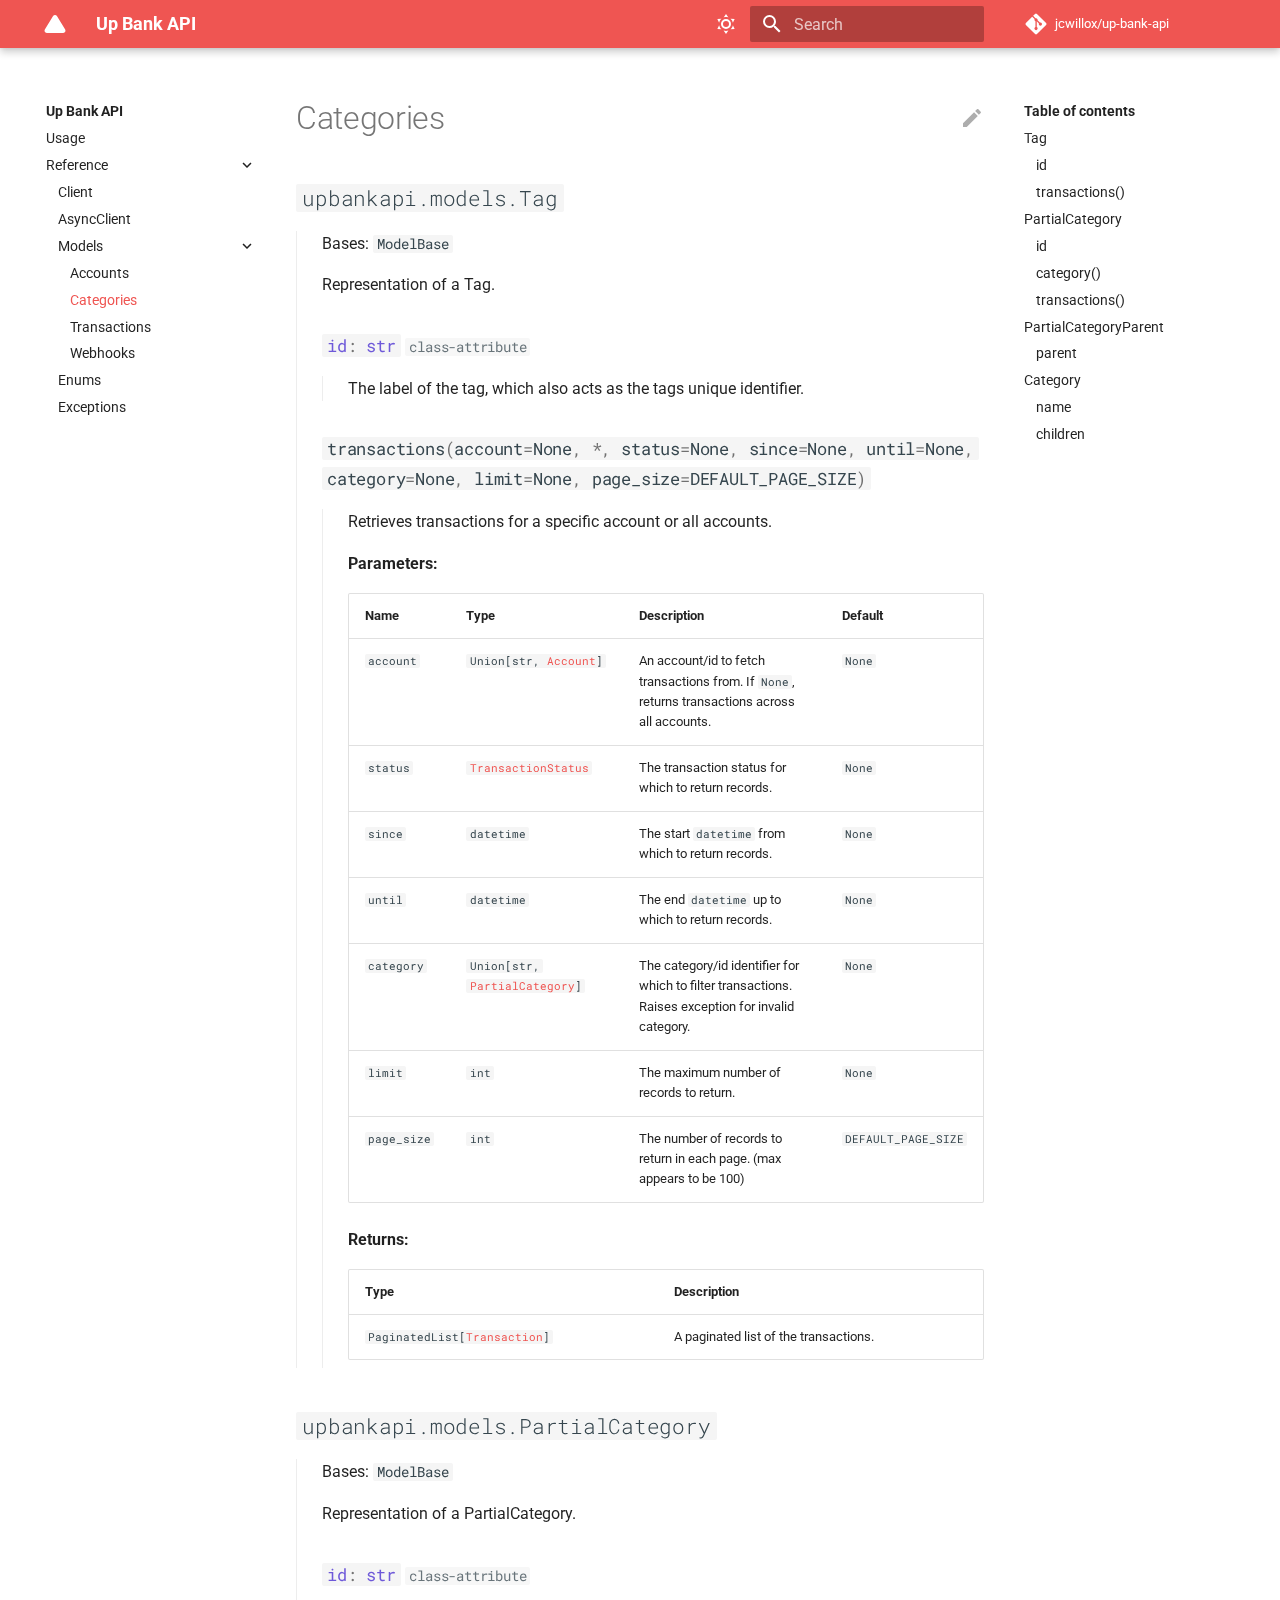
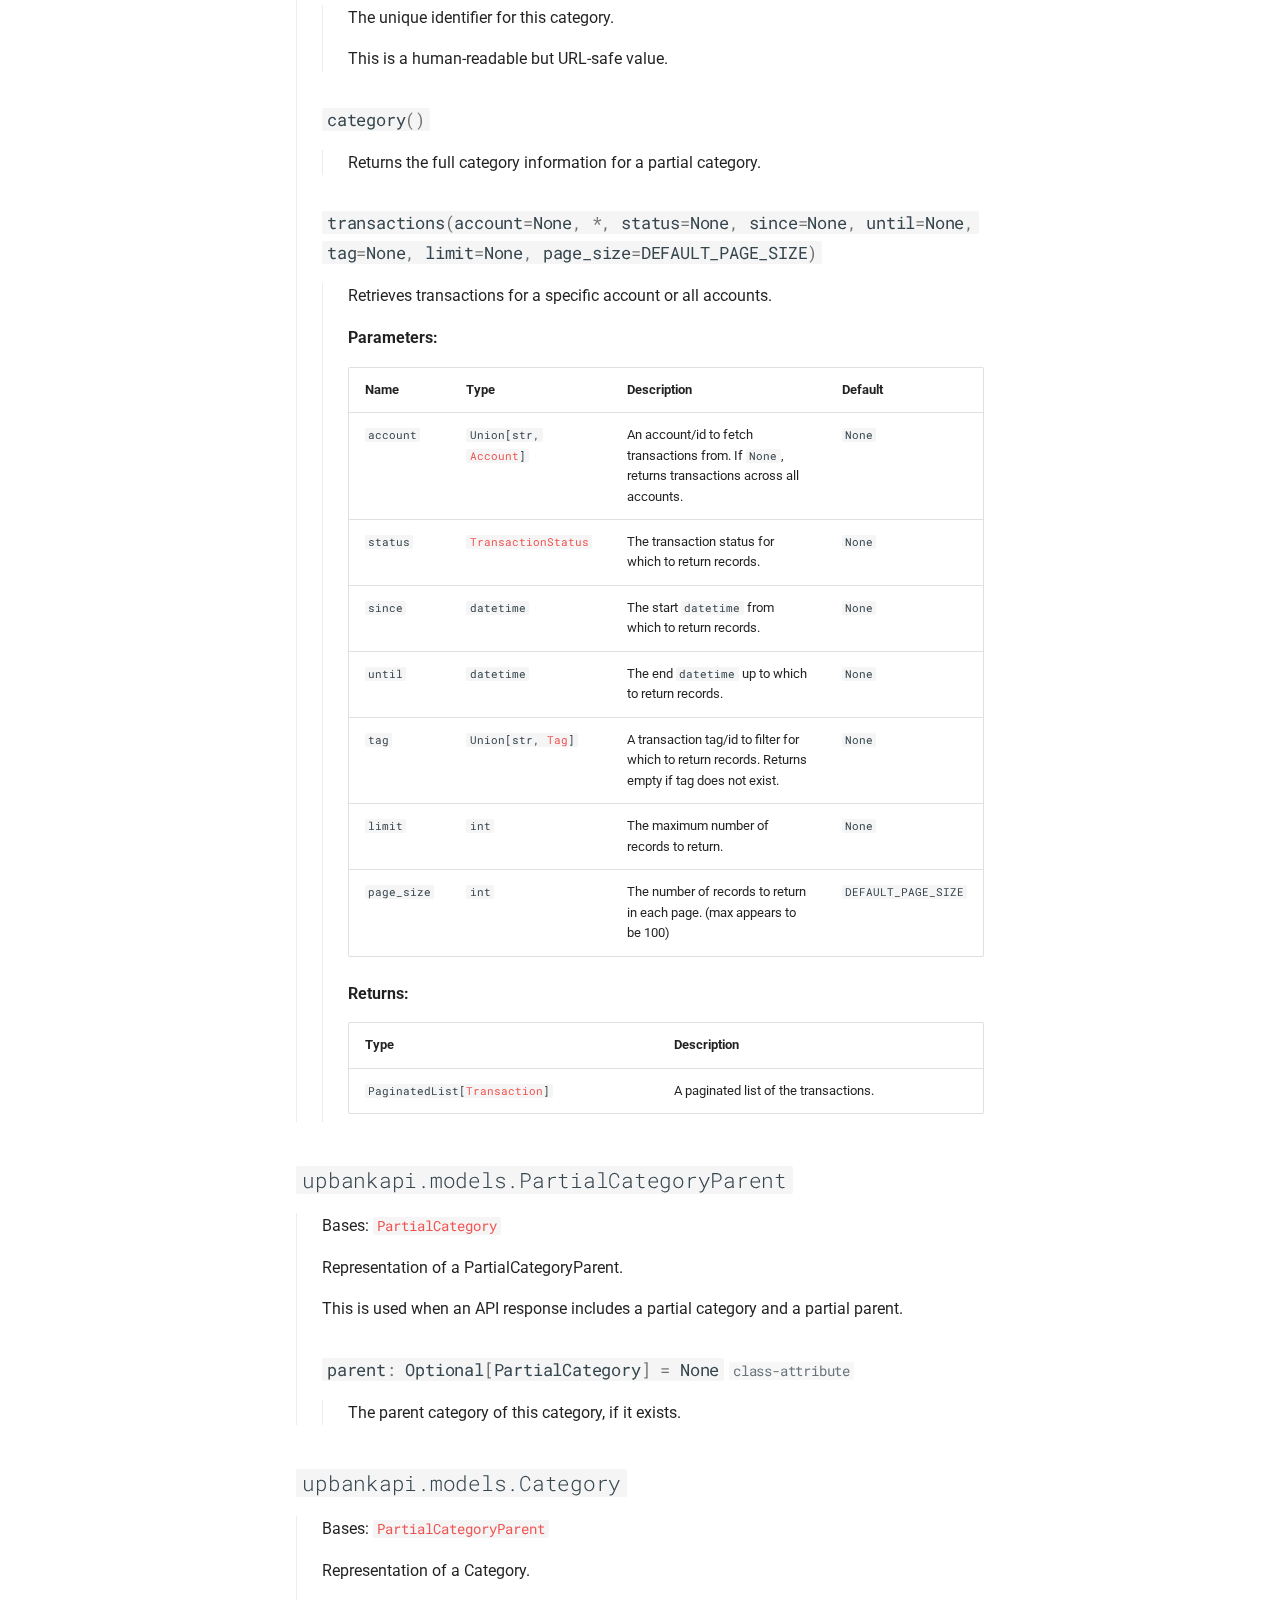
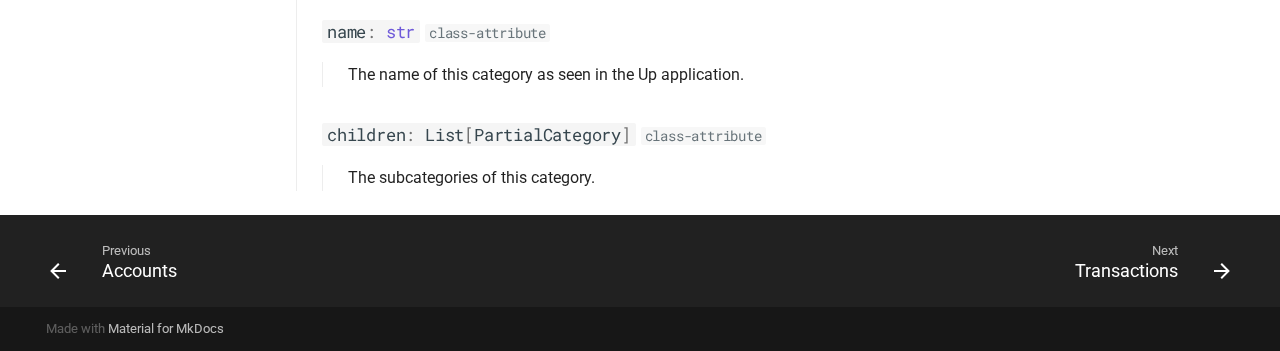
<file: reference/models/categories/index.html>
<!doctype html>
<html lang="en" class="no-js">
  <head>
    
      <meta charset="utf-8">
      <meta name="viewport" content="width=device-width,initial-scale=1">
      
        <meta name="description" content="💎 Fully typed Python client for (a)sync interaction with Up's banking API">
      
      
        <meta name="author" content="Joshua Cowie-Willox">
      
      
        <link rel="canonical" href="https://jcwillox.github.io/up-bank-api/reference/models/categories/">
      
      <link rel="icon" href="../../../assets/images/favicon.png">
      <meta name="generator" content="mkdocs-1.3.1, mkdocs-material-8.5.3">
    
    
      
        <title>Categories - Up Bank API</title>
      
    
    
      <link rel="stylesheet" href="../../../assets/stylesheets/main.7a952b86.min.css">
      
        
        <link rel="stylesheet" href="../../../assets/stylesheets/palette.cbb835fc.min.css">
        
      
      

    
    
    
      
        
        
        <link rel="preconnect" href="https://fonts.gstatic.com" crossorigin>
        <link rel="stylesheet" href="https://fonts.googleapis.com/css?family=Roboto:300,300i,400,400i,700,700i%7CRoboto+Mono:400,400i,700,700i&display=fallback">
        <style>:root{--md-text-font:"Roboto";--md-code-font:"Roboto Mono"}</style>
      
    
    
      <link rel="stylesheet" href="../../../assets/_mkdocstrings.css">
    
      <link rel="stylesheet" href="../../../stylesheets/extra.css">
    
    <script>__md_scope=new URL("../../..",location),__md_hash=e=>[...e].reduce((e,_)=>(e<<5)-e+_.charCodeAt(0),0),__md_get=(e,_=localStorage,t=__md_scope)=>JSON.parse(_.getItem(t.pathname+"."+e)),__md_set=(e,_,t=localStorage,a=__md_scope)=>{try{t.setItem(a.pathname+"."+e,JSON.stringify(_))}catch(e){}}</script>
    
      

    
    
    
  </head>
  
  
    
    
      
    
    
    
    
    <body dir="ltr" data-md-color-scheme="default" data-md-color-primary="red" data-md-color-accent="yellow">
  
    
    
      <script>var palette=__md_get("__palette");if(palette&&"object"==typeof palette.color)for(var key of Object.keys(palette.color))document.body.setAttribute("data-md-color-"+key,palette.color[key])</script>
    
    <input class="md-toggle" data-md-toggle="drawer" type="checkbox" id="__drawer" autocomplete="off">
    <input class="md-toggle" data-md-toggle="search" type="checkbox" id="__search" autocomplete="off">
    <label class="md-overlay" for="__drawer"></label>
    <div data-md-component="skip">
      
        
        <a href="#upbankapi.models.Tag" class="md-skip">
          Skip to content
        </a>
      
    </div>
    <div data-md-component="announce">
      
    </div>
    
    
      

<header class="md-header" data-md-component="header">
  <nav class="md-header__inner md-grid" aria-label="Header">
    <a href="../../.." title="Up Bank API" class="md-header__button md-logo" aria-label="Up Bank API" data-md-component="logo">
      
  
  <svg xmlns="http://www.w3.org/2000/svg" viewBox="0 0 384 512"><!--! Font Awesome Free 6.2.0 by @fontawesome - https://fontawesome.com License - https://fontawesome.com/license/free (Icons: CC BY 4.0, Fonts: SIL OFL 1.1, Code: MIT License) Copyright 2022 Fonticons, Inc.--><path d="M73 39c-14.8-9.1-33.4-9.4-48.5-.9S0 62.6 0 80v352c0 17.4 9.4 33.4 24.5 41.9S58.2 482 73 473l288-176c14.3-8.7 23-24.2 23-41s-8.7-32.2-23-41L73 39z"/></svg>

    </a>
    <label class="md-header__button md-icon" for="__drawer">
      <svg xmlns="http://www.w3.org/2000/svg" viewBox="0 0 24 24"><path d="M3 6h18v2H3V6m0 5h18v2H3v-2m0 5h18v2H3v-2Z"/></svg>
    </label>
    <div class="md-header__title" data-md-component="header-title">
      <div class="md-header__ellipsis">
        <div class="md-header__topic">
          <span class="md-ellipsis">
            Up Bank API
          </span>
        </div>
        <div class="md-header__topic" data-md-component="header-topic">
          <span class="md-ellipsis">
            
              Categories
            
          </span>
        </div>
      </div>
    </div>
    
      <form class="md-header__option" data-md-component="palette">
        
          
          
          <input class="md-option" data-md-color-media="(prefers-color-scheme: light)" data-md-color-scheme="default" data-md-color-primary="red" data-md-color-accent="yellow"  aria-label="Switch to dark mode"  type="radio" name="__palette" id="__palette_1">
          
            <label class="md-header__button md-icon" title="Switch to dark mode" for="__palette_2" hidden>
              <svg xmlns="http://www.w3.org/2000/svg" viewBox="0 0 24 24"><path d="M12 7a5 5 0 0 1 5 5 5 5 0 0 1-5 5 5 5 0 0 1-5-5 5 5 0 0 1 5-5m0 2a3 3 0 0 0-3 3 3 3 0 0 0 3 3 3 3 0 0 0 3-3 3 3 0 0 0-3-3m0-7 2.39 3.42C13.65 5.15 12.84 5 12 5c-.84 0-1.65.15-2.39.42L12 2M3.34 7l4.16-.35A7.2 7.2 0 0 0 5.94 8.5c-.44.74-.69 1.5-.83 2.29L3.34 7m.02 10 1.76-3.77a7.131 7.131 0 0 0 2.38 4.14L3.36 17M20.65 7l-1.77 3.79a7.023 7.023 0 0 0-2.38-4.15l4.15.36m-.01 10-4.14.36c.59-.51 1.12-1.14 1.54-1.86.42-.73.69-1.5.83-2.29L20.64 17M12 22l-2.41-3.44c.74.27 1.55.44 2.41.44.82 0 1.63-.17 2.37-.44L12 22Z"/></svg>
            </label>
          
        
          
          
          <input class="md-option" data-md-color-media="(prefers-color-scheme: dark)" data-md-color-scheme="slate" data-md-color-primary="red" data-md-color-accent="yellow"  aria-label="Switch to light mode"  type="radio" name="__palette" id="__palette_2">
          
            <label class="md-header__button md-icon" title="Switch to light mode" for="__palette_1" hidden>
              <svg xmlns="http://www.w3.org/2000/svg" viewBox="0 0 24 24"><path d="m17.75 4.09-2.53 1.94.91 3.06-2.63-1.81-2.63 1.81.91-3.06-2.53-1.94L12.44 4l1.06-3 1.06 3 3.19.09m3.5 6.91-1.64 1.25.59 1.98-1.7-1.17-1.7 1.17.59-1.98L15.75 11l2.06-.05L18.5 9l.69 1.95 2.06.05m-2.28 4.95c.83-.08 1.72 1.1 1.19 1.85-.32.45-.66.87-1.08 1.27C15.17 23 8.84 23 4.94 19.07c-3.91-3.9-3.91-10.24 0-14.14.4-.4.82-.76 1.27-1.08.75-.53 1.93.36 1.85 1.19-.27 2.86.69 5.83 2.89 8.02a9.96 9.96 0 0 0 8.02 2.89m-1.64 2.02a12.08 12.08 0 0 1-7.8-3.47c-2.17-2.19-3.33-5-3.49-7.82-2.81 3.14-2.7 7.96.31 10.98 3.02 3.01 7.84 3.12 10.98.31Z"/></svg>
            </label>
          
        
      </form>
    
    
    
      <label class="md-header__button md-icon" for="__search">
        <svg xmlns="http://www.w3.org/2000/svg" viewBox="0 0 24 24"><path d="M9.5 3A6.5 6.5 0 0 1 16 9.5c0 1.61-.59 3.09-1.56 4.23l.27.27h.79l5 5-1.5 1.5-5-5v-.79l-.27-.27A6.516 6.516 0 0 1 9.5 16 6.5 6.5 0 0 1 3 9.5 6.5 6.5 0 0 1 9.5 3m0 2C7 5 5 7 5 9.5S7 14 9.5 14 14 12 14 9.5 12 5 9.5 5Z"/></svg>
      </label>
      <div class="md-search" data-md-component="search" role="dialog">
  <label class="md-search__overlay" for="__search"></label>
  <div class="md-search__inner" role="search">
    <form class="md-search__form" name="search">
      <input type="text" class="md-search__input" name="query" aria-label="Search" placeholder="Search" autocapitalize="off" autocorrect="off" autocomplete="off" spellcheck="false" data-md-component="search-query" required>
      <label class="md-search__icon md-icon" for="__search">
        <svg xmlns="http://www.w3.org/2000/svg" viewBox="0 0 24 24"><path d="M9.5 3A6.5 6.5 0 0 1 16 9.5c0 1.61-.59 3.09-1.56 4.23l.27.27h.79l5 5-1.5 1.5-5-5v-.79l-.27-.27A6.516 6.516 0 0 1 9.5 16 6.5 6.5 0 0 1 3 9.5 6.5 6.5 0 0 1 9.5 3m0 2C7 5 5 7 5 9.5S7 14 9.5 14 14 12 14 9.5 12 5 9.5 5Z"/></svg>
        <svg xmlns="http://www.w3.org/2000/svg" viewBox="0 0 24 24"><path d="M20 11v2H8l5.5 5.5-1.42 1.42L4.16 12l7.92-7.92L13.5 5.5 8 11h12Z"/></svg>
      </label>
      <nav class="md-search__options" aria-label="Search">
        
        <button type="reset" class="md-search__icon md-icon" title="Clear" aria-label="Clear" tabindex="-1">
          <svg xmlns="http://www.w3.org/2000/svg" viewBox="0 0 24 24"><path d="M19 6.41 17.59 5 12 10.59 6.41 5 5 6.41 10.59 12 5 17.59 6.41 19 12 13.41 17.59 19 19 17.59 13.41 12 19 6.41Z"/></svg>
        </button>
      </nav>
      
    </form>
    <div class="md-search__output">
      <div class="md-search__scrollwrap" data-md-scrollfix>
        <div class="md-search-result" data-md-component="search-result">
          <div class="md-search-result__meta">
            Initializing search
          </div>
          <ol class="md-search-result__list"></ol>
        </div>
      </div>
    </div>
  </div>
</div>
    
    
      <div class="md-header__source">
        <a href="https://github.com/jcwillox/up-bank-api" title="Go to repository" class="md-source" data-md-component="source">
  <div class="md-source__icon md-icon">
    
    <svg xmlns="http://www.w3.org/2000/svg" viewBox="0 0 448 512"><!--! Font Awesome Free 6.2.0 by @fontawesome - https://fontawesome.com License - https://fontawesome.com/license/free (Icons: CC BY 4.0, Fonts: SIL OFL 1.1, Code: MIT License) Copyright 2022 Fonticons, Inc.--><path d="M439.55 236.05 244 40.45a28.87 28.87 0 0 0-40.81 0l-40.66 40.63 51.52 51.52c27.06-9.14 52.68 16.77 43.39 43.68l49.66 49.66c34.23-11.8 61.18 31 35.47 56.69-26.49 26.49-70.21-2.87-56-37.34L240.22 199v121.85c25.3 12.54 22.26 41.85 9.08 55a34.34 34.34 0 0 1-48.55 0c-17.57-17.6-11.07-46.91 11.25-56v-123c-20.8-8.51-24.6-30.74-18.64-45L142.57 101 8.45 235.14a28.86 28.86 0 0 0 0 40.81l195.61 195.6a28.86 28.86 0 0 0 40.8 0l194.69-194.69a28.86 28.86 0 0 0 0-40.81z"/></svg>
  </div>
  <div class="md-source__repository">
    jcwillox/up-bank-api
  </div>
</a>
      </div>
    
  </nav>
  
</header>
    
    <div class="md-container" data-md-component="container">
      
      
        
          
        
      
      <main class="md-main" data-md-component="main">
        <div class="md-main__inner md-grid">
          
            
              
              <div class="md-sidebar md-sidebar--primary" data-md-component="sidebar" data-md-type="navigation" >
                <div class="md-sidebar__scrollwrap">
                  <div class="md-sidebar__inner">
                    


<nav class="md-nav md-nav--primary" aria-label="Navigation" data-md-level="0">
  <label class="md-nav__title" for="__drawer">
    <a href="../../.." title="Up Bank API" class="md-nav__button md-logo" aria-label="Up Bank API" data-md-component="logo">
      
  
  <svg xmlns="http://www.w3.org/2000/svg" viewBox="0 0 384 512"><!--! Font Awesome Free 6.2.0 by @fontawesome - https://fontawesome.com License - https://fontawesome.com/license/free (Icons: CC BY 4.0, Fonts: SIL OFL 1.1, Code: MIT License) Copyright 2022 Fonticons, Inc.--><path d="M73 39c-14.8-9.1-33.4-9.4-48.5-.9S0 62.6 0 80v352c0 17.4 9.4 33.4 24.5 41.9S58.2 482 73 473l288-176c14.3-8.7 23-24.2 23-41s-8.7-32.2-23-41L73 39z"/></svg>

    </a>
    Up Bank API
  </label>
  
    <div class="md-nav__source">
      <a href="https://github.com/jcwillox/up-bank-api" title="Go to repository" class="md-source" data-md-component="source">
  <div class="md-source__icon md-icon">
    
    <svg xmlns="http://www.w3.org/2000/svg" viewBox="0 0 448 512"><!--! Font Awesome Free 6.2.0 by @fontawesome - https://fontawesome.com License - https://fontawesome.com/license/free (Icons: CC BY 4.0, Fonts: SIL OFL 1.1, Code: MIT License) Copyright 2022 Fonticons, Inc.--><path d="M439.55 236.05 244 40.45a28.87 28.87 0 0 0-40.81 0l-40.66 40.63 51.52 51.52c27.06-9.14 52.68 16.77 43.39 43.68l49.66 49.66c34.23-11.8 61.18 31 35.47 56.69-26.49 26.49-70.21-2.87-56-37.34L240.22 199v121.85c25.3 12.54 22.26 41.85 9.08 55a34.34 34.34 0 0 1-48.55 0c-17.57-17.6-11.07-46.91 11.25-56v-123c-20.8-8.51-24.6-30.74-18.64-45L142.57 101 8.45 235.14a28.86 28.86 0 0 0 0 40.81l195.61 195.6a28.86 28.86 0 0 0 40.8 0l194.69-194.69a28.86 28.86 0 0 0 0-40.81z"/></svg>
  </div>
  <div class="md-source__repository">
    jcwillox/up-bank-api
  </div>
</a>
    </div>
  
  <ul class="md-nav__list" data-md-scrollfix>
    
      
      
      

  
  
  
    <li class="md-nav__item">
      <a href="../../.." class="md-nav__link">
        Usage
      </a>
    </li>
  

    
      
      
      

  
  
    
  
  
    
    <li class="md-nav__item md-nav__item--active md-nav__item--nested">
      
      
        <input class="md-nav__toggle md-toggle" data-md-toggle="__nav_2" type="checkbox" id="__nav_2" checked>
      
      
      
      
        <label class="md-nav__link" for="__nav_2">
          Reference
          <span class="md-nav__icon md-icon"></span>
        </label>
      
      <nav class="md-nav" aria-label="Reference" data-md-level="1">
        <label class="md-nav__title" for="__nav_2">
          <span class="md-nav__icon md-icon"></span>
          Reference
        </label>
        <ul class="md-nav__list" data-md-scrollfix>
          
            
              
  
  
  
    <li class="md-nav__item">
      <a href="../../client/" class="md-nav__link">
        Client
      </a>
    </li>
  

            
          
            
              
  
  
  
    <li class="md-nav__item">
      <a href="../../async_client/" class="md-nav__link">
        AsyncClient
      </a>
    </li>
  

            
          
            
              
  
  
    
  
  
    
    <li class="md-nav__item md-nav__item--active md-nav__item--nested">
      
      
        <input class="md-nav__toggle md-toggle" data-md-toggle="__nav_2_3" type="checkbox" id="__nav_2_3" checked>
      
      
      
      
        <label class="md-nav__link" for="__nav_2_3">
          Models
          <span class="md-nav__icon md-icon"></span>
        </label>
      
      <nav class="md-nav" aria-label="Models" data-md-level="2">
        <label class="md-nav__title" for="__nav_2_3">
          <span class="md-nav__icon md-icon"></span>
          Models
        </label>
        <ul class="md-nav__list" data-md-scrollfix>
          
            
              
  
  
  
    <li class="md-nav__item">
      <a href="../accounts/" class="md-nav__link">
        Accounts
      </a>
    </li>
  

            
          
            
              
  
  
    
  
  
    <li class="md-nav__item md-nav__item--active">
      
      <input class="md-nav__toggle md-toggle" data-md-toggle="toc" type="checkbox" id="__toc">
      
      
      
        <label class="md-nav__link md-nav__link--active" for="__toc">
          Categories
          <span class="md-nav__icon md-icon"></span>
        </label>
      
      <a href="./" class="md-nav__link md-nav__link--active">
        Categories
      </a>
      
        

<nav class="md-nav md-nav--secondary" aria-label="Table of contents">
  
  
  
  
    <label class="md-nav__title" for="__toc">
      <span class="md-nav__icon md-icon"></span>
      Table of contents
    </label>
    <ul class="md-nav__list" data-md-component="toc" data-md-scrollfix>
      
        <li class="md-nav__item">
  <a href="#upbankapi.models.Tag" class="md-nav__link">
    Tag
  </a>
  
    <nav class="md-nav" aria-label="Tag">
      <ul class="md-nav__list">
        
          <li class="md-nav__item">
  <a href="#upbankapi.models.categories.Tag.id" class="md-nav__link">
    id
  </a>
  
</li>
        
          <li class="md-nav__item">
  <a href="#upbankapi.models.categories.Tag.transactions" class="md-nav__link">
    transactions()
  </a>
  
</li>
        
      </ul>
    </nav>
  
</li>
      
        <li class="md-nav__item">
  <a href="#upbankapi.models.PartialCategory" class="md-nav__link">
    PartialCategory
  </a>
  
    <nav class="md-nav" aria-label="PartialCategory">
      <ul class="md-nav__list">
        
          <li class="md-nav__item">
  <a href="#upbankapi.models.categories.PartialCategory.id" class="md-nav__link">
    id
  </a>
  
</li>
        
          <li class="md-nav__item">
  <a href="#upbankapi.models.categories.PartialCategory.category" class="md-nav__link">
    category()
  </a>
  
</li>
        
          <li class="md-nav__item">
  <a href="#upbankapi.models.categories.PartialCategory.transactions" class="md-nav__link">
    transactions()
  </a>
  
</li>
        
      </ul>
    </nav>
  
</li>
      
        <li class="md-nav__item">
  <a href="#upbankapi.models.PartialCategoryParent" class="md-nav__link">
    PartialCategoryParent
  </a>
  
    <nav class="md-nav" aria-label="PartialCategoryParent">
      <ul class="md-nav__list">
        
          <li class="md-nav__item">
  <a href="#upbankapi.models.categories.PartialCategoryParent.parent" class="md-nav__link">
    parent
  </a>
  
</li>
        
      </ul>
    </nav>
  
</li>
      
        <li class="md-nav__item">
  <a href="#upbankapi.models.Category" class="md-nav__link">
    Category
  </a>
  
    <nav class="md-nav" aria-label="Category">
      <ul class="md-nav__list">
        
          <li class="md-nav__item">
  <a href="#upbankapi.models.categories.Category.name" class="md-nav__link">
    name
  </a>
  
</li>
        
          <li class="md-nav__item">
  <a href="#upbankapi.models.categories.Category.children" class="md-nav__link">
    children
  </a>
  
</li>
        
      </ul>
    </nav>
  
</li>
      
    </ul>
  
</nav>
      
    </li>
  

            
          
            
              
  
  
  
    <li class="md-nav__item">
      <a href="../transactions/" class="md-nav__link">
        Transactions
      </a>
    </li>
  

            
          
            
              
  
  
  
    <li class="md-nav__item">
      <a href="../webhooks/" class="md-nav__link">
        Webhooks
      </a>
    </li>
  

            
          
        </ul>
      </nav>
    </li>
  

            
          
            
              
  
  
  
    <li class="md-nav__item">
      <a href="../../enums/" class="md-nav__link">
        Enums
      </a>
    </li>
  

            
          
            
              
  
  
  
    <li class="md-nav__item">
      <a href="../../exceptions/" class="md-nav__link">
        Exceptions
      </a>
    </li>
  

            
          
        </ul>
      </nav>
    </li>
  

    
  </ul>
</nav>
                  </div>
                </div>
              </div>
            
            
              
              <div class="md-sidebar md-sidebar--secondary" data-md-component="sidebar" data-md-type="toc" >
                <div class="md-sidebar__scrollwrap">
                  <div class="md-sidebar__inner">
                    

<nav class="md-nav md-nav--secondary" aria-label="Table of contents">
  
  
  
  
    <label class="md-nav__title" for="__toc">
      <span class="md-nav__icon md-icon"></span>
      Table of contents
    </label>
    <ul class="md-nav__list" data-md-component="toc" data-md-scrollfix>
      
        <li class="md-nav__item">
  <a href="#upbankapi.models.Tag" class="md-nav__link">
    Tag
  </a>
  
    <nav class="md-nav" aria-label="Tag">
      <ul class="md-nav__list">
        
          <li class="md-nav__item">
  <a href="#upbankapi.models.categories.Tag.id" class="md-nav__link">
    id
  </a>
  
</li>
        
          <li class="md-nav__item">
  <a href="#upbankapi.models.categories.Tag.transactions" class="md-nav__link">
    transactions()
  </a>
  
</li>
        
      </ul>
    </nav>
  
</li>
      
        <li class="md-nav__item">
  <a href="#upbankapi.models.PartialCategory" class="md-nav__link">
    PartialCategory
  </a>
  
    <nav class="md-nav" aria-label="PartialCategory">
      <ul class="md-nav__list">
        
          <li class="md-nav__item">
  <a href="#upbankapi.models.categories.PartialCategory.id" class="md-nav__link">
    id
  </a>
  
</li>
        
          <li class="md-nav__item">
  <a href="#upbankapi.models.categories.PartialCategory.category" class="md-nav__link">
    category()
  </a>
  
</li>
        
          <li class="md-nav__item">
  <a href="#upbankapi.models.categories.PartialCategory.transactions" class="md-nav__link">
    transactions()
  </a>
  
</li>
        
      </ul>
    </nav>
  
</li>
      
        <li class="md-nav__item">
  <a href="#upbankapi.models.PartialCategoryParent" class="md-nav__link">
    PartialCategoryParent
  </a>
  
    <nav class="md-nav" aria-label="PartialCategoryParent">
      <ul class="md-nav__list">
        
          <li class="md-nav__item">
  <a href="#upbankapi.models.categories.PartialCategoryParent.parent" class="md-nav__link">
    parent
  </a>
  
</li>
        
      </ul>
    </nav>
  
</li>
      
        <li class="md-nav__item">
  <a href="#upbankapi.models.Category" class="md-nav__link">
    Category
  </a>
  
    <nav class="md-nav" aria-label="Category">
      <ul class="md-nav__list">
        
          <li class="md-nav__item">
  <a href="#upbankapi.models.categories.Category.name" class="md-nav__link">
    name
  </a>
  
</li>
        
          <li class="md-nav__item">
  <a href="#upbankapi.models.categories.Category.children" class="md-nav__link">
    children
  </a>
  
</li>
        
      </ul>
    </nav>
  
</li>
      
    </ul>
  
</nav>
                  </div>
                </div>
              </div>
            
          
          
            <div class="md-content" data-md-component="content">
              <article class="md-content__inner md-typeset">
                
                  

  <a href="https://github.com/jcwillox/up-bank-api/edit/main/docs/reference/models/categories.md" title="Edit this page" class="md-content__button md-icon">
    
    <svg xmlns="http://www.w3.org/2000/svg" viewBox="0 0 24 24"><path d="M20.71 7.04c.39-.39.39-1.04 0-1.41l-2.34-2.34c-.37-.39-1.02-.39-1.41 0l-1.84 1.83 3.75 3.75M3 17.25V21h3.75L17.81 9.93l-3.75-3.75L3 17.25Z"/></svg>
  </a>


  <h1>Categories</h1>

<div class="doc doc-object doc-class">



<h2 id="upbankapi.models.Tag" class="doc doc-heading">
        <code>upbankapi.models.Tag</code>


<a href="#upbankapi.models.Tag" class="headerlink" title="Permanent link">#</a></h2>


  <div class="doc doc-contents first">
      <p class="doc doc-class-bases">
        Bases: <code><span title="upbankapi.models.common.ModelBase">ModelBase</span></code></p>

  
      <p>Representation of a Tag.</p>



  

  <div class="doc doc-children">







<div class="doc doc-object doc-attribute">



<h3 id="upbankapi.models.categories.Tag.id" class="doc doc-heading">
<code class="highlight language-python"><span class="nb">id</span><span class="p">:</span> <span class="nb">str</span></code>
  
  <span class="doc doc-labels">
      <small class="doc doc-label doc-label-class-attribute"><code>class-attribute</code></small>
  </span>

<a href="#upbankapi.models.categories.Tag.id" class="headerlink" title="Permanent link">#</a></h3>


  <div class="doc doc-contents ">
  
      <p>The label of the tag, which also acts as the tags unique identifier.</p>
  </div>

</div>



<div class="doc doc-object doc-function">



<h3 id="upbankapi.models.categories.Tag.transactions" class="doc doc-heading">
<code class="highlight language-python"><span class="n">transactions</span><span class="p">(</span><span class="n">account</span><span class="o">=</span><span class="kc">None</span><span class="p">,</span> <span class="o">*</span><span class="p">,</span> <span class="n">status</span><span class="o">=</span><span class="kc">None</span><span class="p">,</span> <span class="n">since</span><span class="o">=</span><span class="kc">None</span><span class="p">,</span> <span class="n">until</span><span class="o">=</span><span class="kc">None</span><span class="p">,</span> <span class="n">category</span><span class="o">=</span><span class="kc">None</span><span class="p">,</span> <span class="n">limit</span><span class="o">=</span><span class="kc">None</span><span class="p">,</span> <span class="n">page_size</span><span class="o">=</span><span class="n">DEFAULT_PAGE_SIZE</span><span class="p">)</span></code>

<a href="#upbankapi.models.categories.Tag.transactions" class="headerlink" title="Permanent link">#</a></h3>


  <div class="doc doc-contents ">
  
      <p>Retrieves transactions for a specific account or all accounts.</p>

  <p><strong>Parameters:</strong></p>
  <table>
    <thead>
      <tr>
        <th>Name</th>
        <th>Type</th>
        <th>Description</th>
        <th>Default</th>
      </tr>
    </thead>
    <tbody>
        <tr>
          <td><code>account</code></td>
          <td>
                <code><span title="typing.Union">Union</span>[str, <a class="autorefs autorefs-internal" title="upbankapi.models.accounts.Account" href="../accounts/#upbankapi.models.Account">Account</a>]</code>
          </td>
          <td><p>An account/id to fetch transactions from.
     If <code>None</code>, returns transactions across all accounts.</p></td>
          <td>
                <code>None</code>
          </td>
        </tr>
        <tr>
          <td><code>status</code></td>
          <td>
                <code><a class="autorefs autorefs-internal" title="upbankapi.models.transactions.TransactionStatus" href="../../enums/#upbankapi.models.TransactionStatus">TransactionStatus</a></code>
          </td>
          <td><p>The transaction status for which to return records.</p></td>
          <td>
                <code>None</code>
          </td>
        </tr>
        <tr>
          <td><code>since</code></td>
          <td>
                <code><span title="datetime.datetime">datetime</span></code>
          </td>
          <td><p>The start <code>datetime</code> from which to return records.</p></td>
          <td>
                <code>None</code>
          </td>
        </tr>
        <tr>
          <td><code>until</code></td>
          <td>
                <code><span title="datetime.datetime">datetime</span></code>
          </td>
          <td><p>The end <code>datetime</code> up to which to return records.</p></td>
          <td>
                <code>None</code>
          </td>
        </tr>
        <tr>
          <td><code>category</code></td>
          <td>
                <code><span title="typing.Union">Union</span>[str, <a class="autorefs autorefs-internal" title="upbankapi.models.categories.PartialCategory" href="#upbankapi.models.PartialCategory">PartialCategory</a>]</code>
          </td>
          <td><p>The category/id identifier for which to filter transactions.
      Raises exception for invalid category.</p></td>
          <td>
                <code>None</code>
          </td>
        </tr>
        <tr>
          <td><code>limit</code></td>
          <td>
                <code>int</code>
          </td>
          <td><p>The maximum number of records to return.</p></td>
          <td>
                <code>None</code>
          </td>
        </tr>
        <tr>
          <td><code>page_size</code></td>
          <td>
                <code>int</code>
          </td>
          <td><p>The number of records to return in each page. (max appears to be 100)</p></td>
          <td>
                <code>DEFAULT_PAGE_SIZE</code>
          </td>
        </tr>
    </tbody>
  </table>

  <p><strong>Returns:</strong></p>
  <table>
    <thead>
      <tr>
        <th>Type</th>
        <th>Description</th>
      </tr>
    </thead>
    <tbody>
        <tr>
          <td>
                <code><span title="upbankapi.models.pagination.PaginatedList">PaginatedList</span>[<a class="autorefs autorefs-internal" title="upbankapi.models.transactions.Transaction" href="../transactions/#upbankapi.models.Transaction">Transaction</a>]</code>
          </td>
          <td><p>A paginated list of the transactions.</p></td>
        </tr>
    </tbody>
  </table>

  </div>

</div>



  </div>

  </div>

</div>

<div class="doc doc-object doc-class">



<h2 id="upbankapi.models.PartialCategory" class="doc doc-heading">
        <code>upbankapi.models.PartialCategory</code>


<a href="#upbankapi.models.PartialCategory" class="headerlink" title="Permanent link">#</a></h2>


  <div class="doc doc-contents first">
      <p class="doc doc-class-bases">
        Bases: <code><span title="upbankapi.models.common.ModelBase">ModelBase</span></code></p>

  
      <p>Representation of a PartialCategory.</p>



  

  <div class="doc doc-children">







<div class="doc doc-object doc-attribute">



<h3 id="upbankapi.models.categories.PartialCategory.id" class="doc doc-heading">
<code class="highlight language-python"><span class="nb">id</span><span class="p">:</span> <span class="nb">str</span></code>
  
  <span class="doc doc-labels">
      <small class="doc doc-label doc-label-class-attribute"><code>class-attribute</code></small>
  </span>

<a href="#upbankapi.models.categories.PartialCategory.id" class="headerlink" title="Permanent link">#</a></h3>


  <div class="doc doc-contents ">
  
      <p>The unique identifier for this category.</p>
<p>This is a human-readable but URL-safe value.</p>
  </div>

</div>



<div class="doc doc-object doc-function">



<h3 id="upbankapi.models.categories.PartialCategory.category" class="doc doc-heading">
<code class="highlight language-python"><span class="n">category</span><span class="p">()</span></code>

<a href="#upbankapi.models.categories.PartialCategory.category" class="headerlink" title="Permanent link">#</a></h3>


  <div class="doc doc-contents ">
  
      <p>Returns the full category information for a partial category.</p>

  </div>

</div>

<div class="doc doc-object doc-function">



<h3 id="upbankapi.models.categories.PartialCategory.transactions" class="doc doc-heading">
<code class="highlight language-python"><span class="n">transactions</span><span class="p">(</span><span class="n">account</span><span class="o">=</span><span class="kc">None</span><span class="p">,</span> <span class="o">*</span><span class="p">,</span> <span class="n">status</span><span class="o">=</span><span class="kc">None</span><span class="p">,</span> <span class="n">since</span><span class="o">=</span><span class="kc">None</span><span class="p">,</span> <span class="n">until</span><span class="o">=</span><span class="kc">None</span><span class="p">,</span> <span class="n">tag</span><span class="o">=</span><span class="kc">None</span><span class="p">,</span> <span class="n">limit</span><span class="o">=</span><span class="kc">None</span><span class="p">,</span> <span class="n">page_size</span><span class="o">=</span><span class="n">DEFAULT_PAGE_SIZE</span><span class="p">)</span></code>

<a href="#upbankapi.models.categories.PartialCategory.transactions" class="headerlink" title="Permanent link">#</a></h3>


  <div class="doc doc-contents ">
  
      <p>Retrieves transactions for a specific account or all accounts.</p>

  <p><strong>Parameters:</strong></p>
  <table>
    <thead>
      <tr>
        <th>Name</th>
        <th>Type</th>
        <th>Description</th>
        <th>Default</th>
      </tr>
    </thead>
    <tbody>
        <tr>
          <td><code>account</code></td>
          <td>
                <code><span title="typing.Union">Union</span>[str, <a class="autorefs autorefs-internal" title="upbankapi.models.accounts.Account" href="../accounts/#upbankapi.models.Account">Account</a>]</code>
          </td>
          <td><p>An account/id to fetch transactions from.
     If <code>None</code>, returns transactions across all accounts.</p></td>
          <td>
                <code>None</code>
          </td>
        </tr>
        <tr>
          <td><code>status</code></td>
          <td>
                <code><a class="autorefs autorefs-internal" title="upbankapi.models.transactions.TransactionStatus" href="../../enums/#upbankapi.models.TransactionStatus">TransactionStatus</a></code>
          </td>
          <td><p>The transaction status for which to return records.</p></td>
          <td>
                <code>None</code>
          </td>
        </tr>
        <tr>
          <td><code>since</code></td>
          <td>
                <code><span title="datetime.datetime">datetime</span></code>
          </td>
          <td><p>The start <code>datetime</code> from which to return records.</p></td>
          <td>
                <code>None</code>
          </td>
        </tr>
        <tr>
          <td><code>until</code></td>
          <td>
                <code><span title="datetime.datetime">datetime</span></code>
          </td>
          <td><p>The end <code>datetime</code> up to which to return records.</p></td>
          <td>
                <code>None</code>
          </td>
        </tr>
        <tr>
          <td><code>tag</code></td>
          <td>
                <code><span title="typing.Union">Union</span>[str, <a class="autorefs autorefs-internal" title="upbankapi.models.categories.Tag" href="#upbankapi.models.Tag">Tag</a>]</code>
          </td>
          <td><p>A transaction tag/id to filter for which to return records.
 Returns empty if tag does not exist.</p></td>
          <td>
                <code>None</code>
          </td>
        </tr>
        <tr>
          <td><code>limit</code></td>
          <td>
                <code>int</code>
          </td>
          <td><p>The maximum number of records to return.</p></td>
          <td>
                <code>None</code>
          </td>
        </tr>
        <tr>
          <td><code>page_size</code></td>
          <td>
                <code>int</code>
          </td>
          <td><p>The number of records to return in each page. (max appears to be 100)</p></td>
          <td>
                <code>DEFAULT_PAGE_SIZE</code>
          </td>
        </tr>
    </tbody>
  </table>

  <p><strong>Returns:</strong></p>
  <table>
    <thead>
      <tr>
        <th>Type</th>
        <th>Description</th>
      </tr>
    </thead>
    <tbody>
        <tr>
          <td>
                <code><span title="upbankapi.models.pagination.PaginatedList">PaginatedList</span>[<a class="autorefs autorefs-internal" title="upbankapi.models.transactions.Transaction" href="../transactions/#upbankapi.models.Transaction">Transaction</a>]</code>
          </td>
          <td><p>A paginated list of the transactions.</p></td>
        </tr>
    </tbody>
  </table>

  </div>

</div>



  </div>

  </div>

</div>

<div class="doc doc-object doc-class">



<h2 id="upbankapi.models.PartialCategoryParent" class="doc doc-heading">
        <code>upbankapi.models.PartialCategoryParent</code>


<a href="#upbankapi.models.PartialCategoryParent" class="headerlink" title="Permanent link">#</a></h2>


  <div class="doc doc-contents first">
      <p class="doc doc-class-bases">
        Bases: <code><a class="autorefs autorefs-internal" title="upbankapi.models.categories.PartialCategory" href="#upbankapi.models.PartialCategory">PartialCategory</a></code></p>

  
      <p>Representation of a PartialCategoryParent.</p>
<p>This is used when an API response includes a partial category and a partial parent.</p>



  

  <div class="doc doc-children">







<div class="doc doc-object doc-attribute">



<h3 id="upbankapi.models.categories.PartialCategoryParent.parent" class="doc doc-heading">
<code class="highlight language-python"><span class="n">parent</span><span class="p">:</span> <span class="n">Optional</span><span class="p">[</span><span class="n">PartialCategory</span><span class="p">]</span> <span class="o">=</span> <span class="kc">None</span></code>
  
  <span class="doc doc-labels">
      <small class="doc doc-label doc-label-class-attribute"><code>class-attribute</code></small>
  </span>

<a href="#upbankapi.models.categories.PartialCategoryParent.parent" class="headerlink" title="Permanent link">#</a></h3>


  <div class="doc doc-contents ">
  
      <p>The parent category of this category, if it exists.</p>
  </div>

</div>





  </div>

  </div>

</div>

<div class="doc doc-object doc-class">



<h2 id="upbankapi.models.Category" class="doc doc-heading">
        <code>upbankapi.models.Category</code>


<a href="#upbankapi.models.Category" class="headerlink" title="Permanent link">#</a></h2>


  <div class="doc doc-contents first">
      <p class="doc doc-class-bases">
        Bases: <code><a class="autorefs autorefs-internal" title="upbankapi.models.categories.PartialCategoryParent" href="#upbankapi.models.PartialCategoryParent">PartialCategoryParent</a></code></p>

  
      <p>Representation of a Category.</p>



  

  <div class="doc doc-children">







<div class="doc doc-object doc-attribute">



<h3 id="upbankapi.models.categories.Category.name" class="doc doc-heading">
<code class="highlight language-python"><span class="n">name</span><span class="p">:</span> <span class="nb">str</span></code>
  
  <span class="doc doc-labels">
      <small class="doc doc-label doc-label-class-attribute"><code>class-attribute</code></small>
  </span>

<a href="#upbankapi.models.categories.Category.name" class="headerlink" title="Permanent link">#</a></h3>


  <div class="doc doc-contents ">
  
      <p>The name of this category as seen in the Up application.</p>
  </div>

</div>

<div class="doc doc-object doc-attribute">



<h3 id="upbankapi.models.categories.Category.children" class="doc doc-heading">
<code class="highlight language-python"><span class="n">children</span><span class="p">:</span> <span class="n">List</span><span class="p">[</span><span class="n">PartialCategory</span><span class="p">]</span></code>
  
  <span class="doc doc-labels">
      <small class="doc doc-label doc-label-class-attribute"><code>class-attribute</code></small>
  </span>

<a href="#upbankapi.models.categories.Category.children" class="headerlink" title="Permanent link">#</a></h3>


  <div class="doc doc-contents ">
  
      <p>The subcategories of this category.</p>
  </div>

</div>





  </div>

  </div>

</div>





                
              </article>
            </div>
          
          
  <script>var tabs=__md_get("__tabs");if(Array.isArray(tabs))e:for(var set of document.querySelectorAll(".tabbed-set")){var tab,labels=set.querySelector(".tabbed-labels");for(tab of tabs)for(var label of labels.getElementsByTagName("label"))if(label.innerText.trim()===tab){var input=document.getElementById(label.htmlFor);input.checked=!0;continue e}}</script>

        </div>
        
          <a href="#" class="md-top md-icon" data-md-component="top" hidden>
            <svg xmlns="http://www.w3.org/2000/svg" viewBox="0 0 24 24"><path d="M13 20h-2V8l-5.5 5.5-1.42-1.42L12 4.16l7.92 7.92-1.42 1.42L13 8v12Z"/></svg>
            Back to top
          </a>
        
      </main>
      
        <footer class="md-footer">
  
    
    <nav class="md-footer__inner md-grid" aria-label="Footer" >
      
        
        <a href="../accounts/" class="md-footer__link md-footer__link--prev" aria-label="Previous: Accounts" rel="prev">
          <div class="md-footer__button md-icon">
            <svg xmlns="http://www.w3.org/2000/svg" viewBox="0 0 24 24"><path d="M20 11v2H8l5.5 5.5-1.42 1.42L4.16 12l7.92-7.92L13.5 5.5 8 11h12Z"/></svg>
          </div>
          <div class="md-footer__title">
            <div class="md-ellipsis">
              <span class="md-footer__direction">
                Previous
              </span>
              Accounts
            </div>
          </div>
        </a>
      
      
        
        <a href="../transactions/" class="md-footer__link md-footer__link--next" aria-label="Next: Transactions" rel="next">
          <div class="md-footer__title">
            <div class="md-ellipsis">
              <span class="md-footer__direction">
                Next
              </span>
              Transactions
            </div>
          </div>
          <div class="md-footer__button md-icon">
            <svg xmlns="http://www.w3.org/2000/svg" viewBox="0 0 24 24"><path d="M4 11v2h12l-5.5 5.5 1.42 1.42L19.84 12l-7.92-7.92L10.5 5.5 16 11H4Z"/></svg>
          </div>
        </a>
      
    </nav>
  
  <div class="md-footer-meta md-typeset">
    <div class="md-footer-meta__inner md-grid">
      <div class="md-copyright">
  
  
    Made with
    <a href="https://squidfunk.github.io/mkdocs-material/" target="_blank" rel="noopener">
      Material for MkDocs
    </a>
  
</div>
      
    </div>
  </div>
</footer>
      
    </div>
    <div class="md-dialog" data-md-component="dialog">
      <div class="md-dialog__inner md-typeset"></div>
    </div>
    
    <script id="__config" type="application/json">{"base": "../../..", "features": ["navigation.instant", "navigation.expand", "navigation.top", "content.tabs.link", "toc.follow"], "search": "../../../assets/javascripts/workers/search.5bf1dace.min.js", "translations": {"clipboard.copied": "Copied to clipboard", "clipboard.copy": "Copy to clipboard", "search.config.lang": "en", "search.config.pipeline": "trimmer, stopWordFilter", "search.config.separator": "[\\s\\-]+", "search.placeholder": "Search", "search.result.more.one": "1 more on this page", "search.result.more.other": "# more on this page", "search.result.none": "No matching documents", "search.result.one": "1 matching document", "search.result.other": "# matching documents", "search.result.placeholder": "Type to start searching", "search.result.term.missing": "Missing", "select.version.title": "Select version"}}</script>
    
    
      <script src="../../../assets/javascripts/bundle.37e9125f.min.js"></script>
      
    
  </body>
</html>
</file>
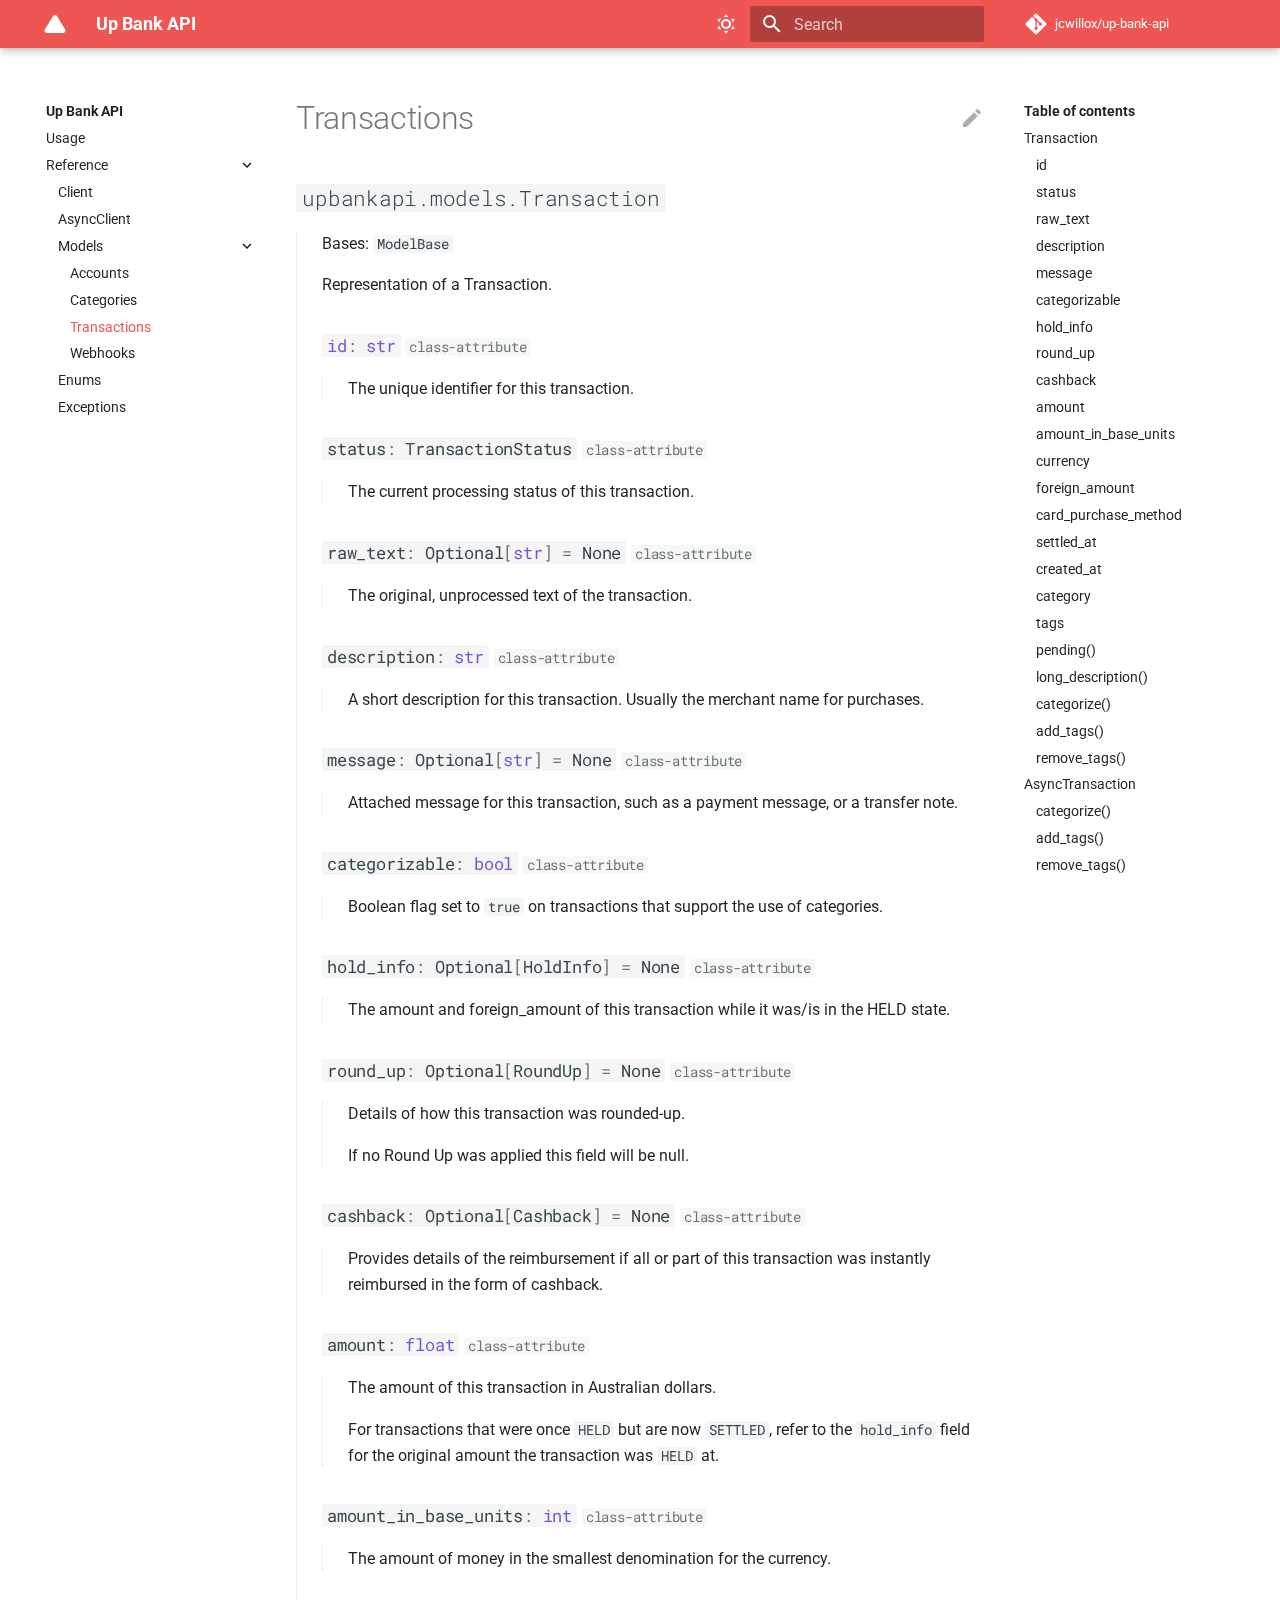
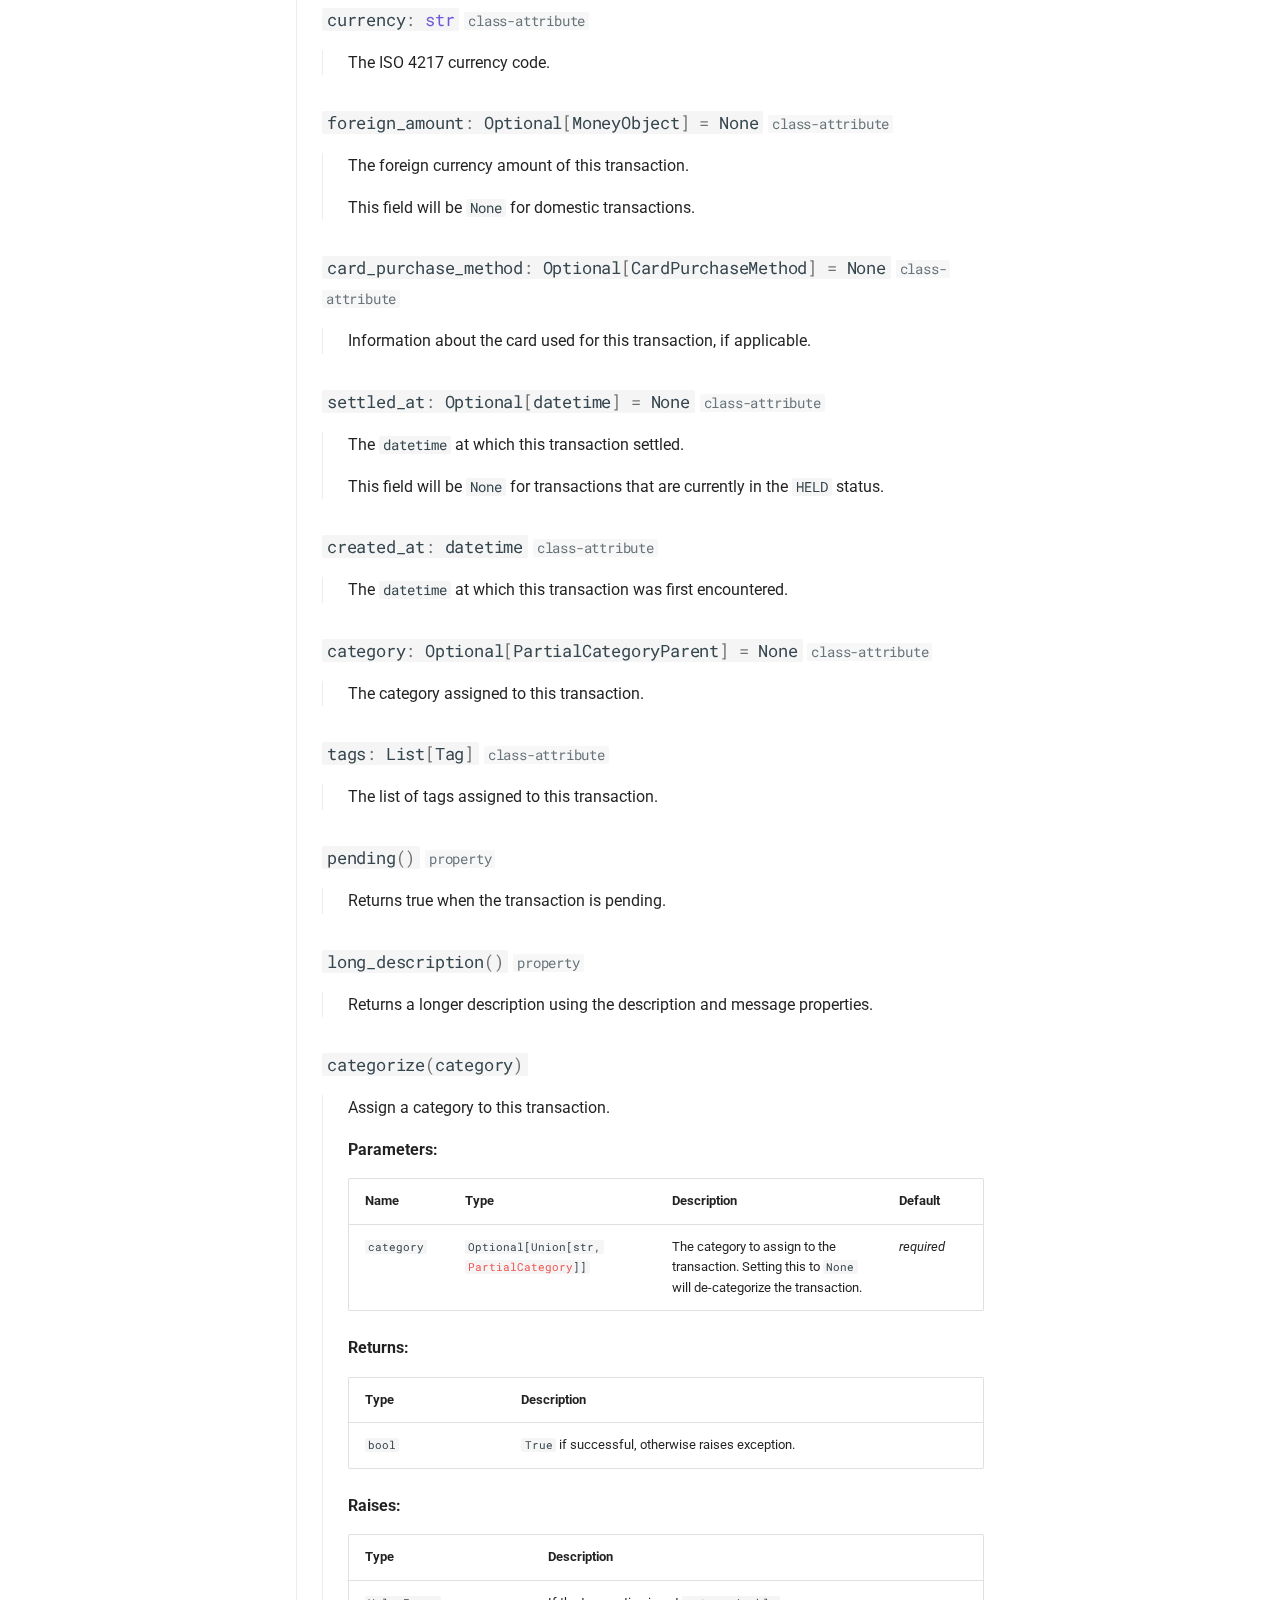
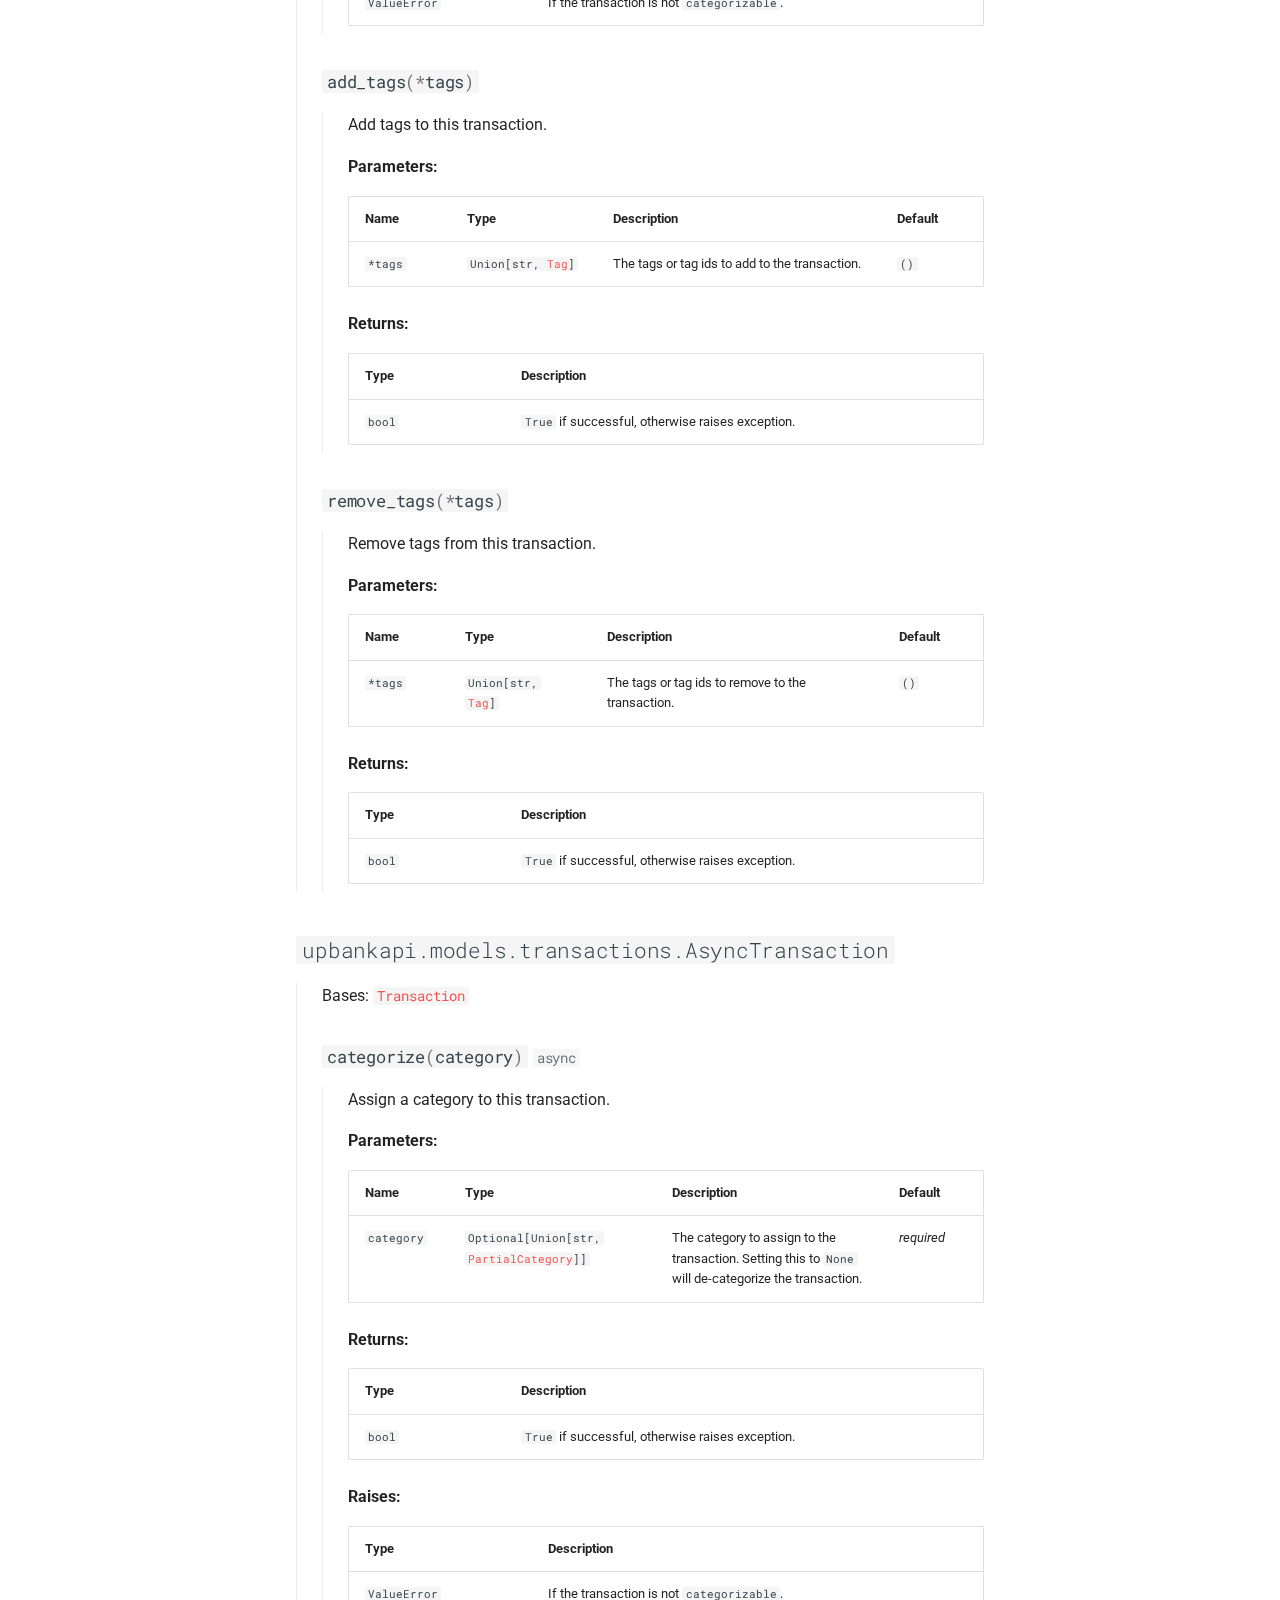
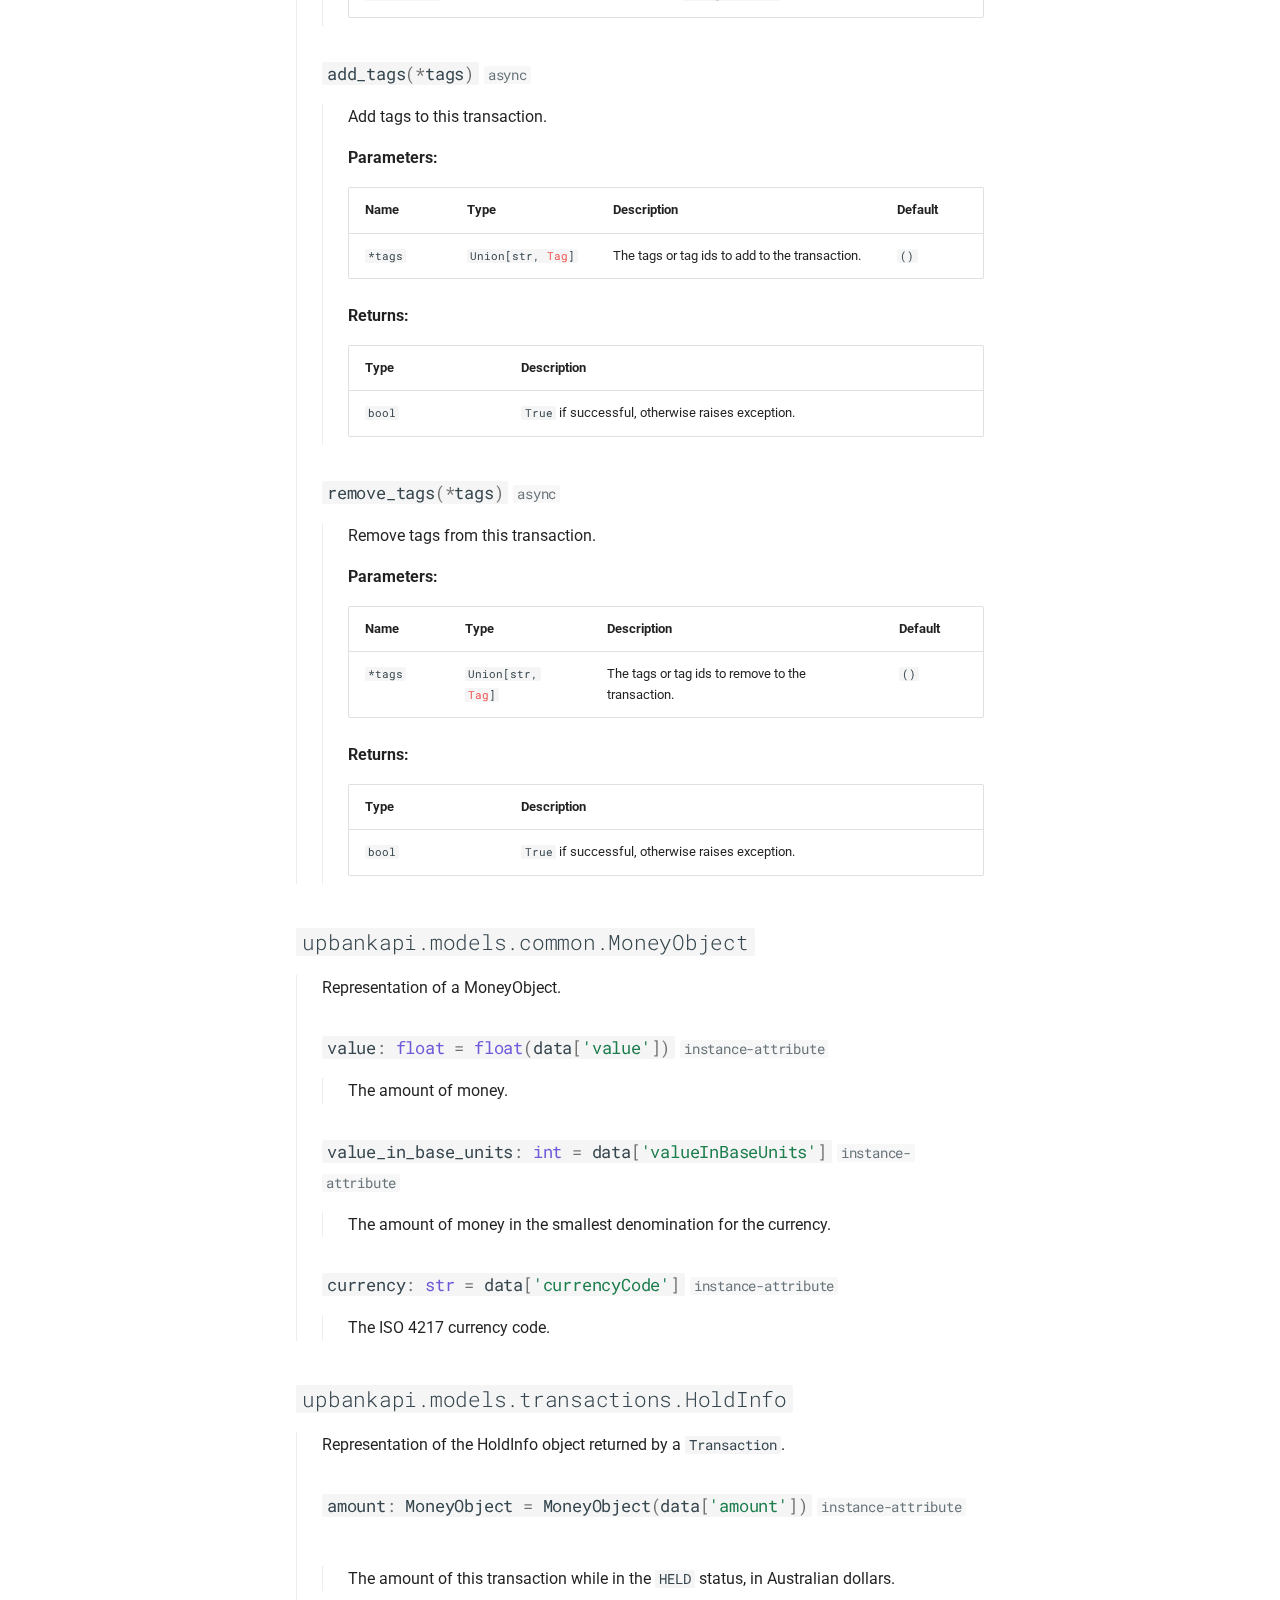
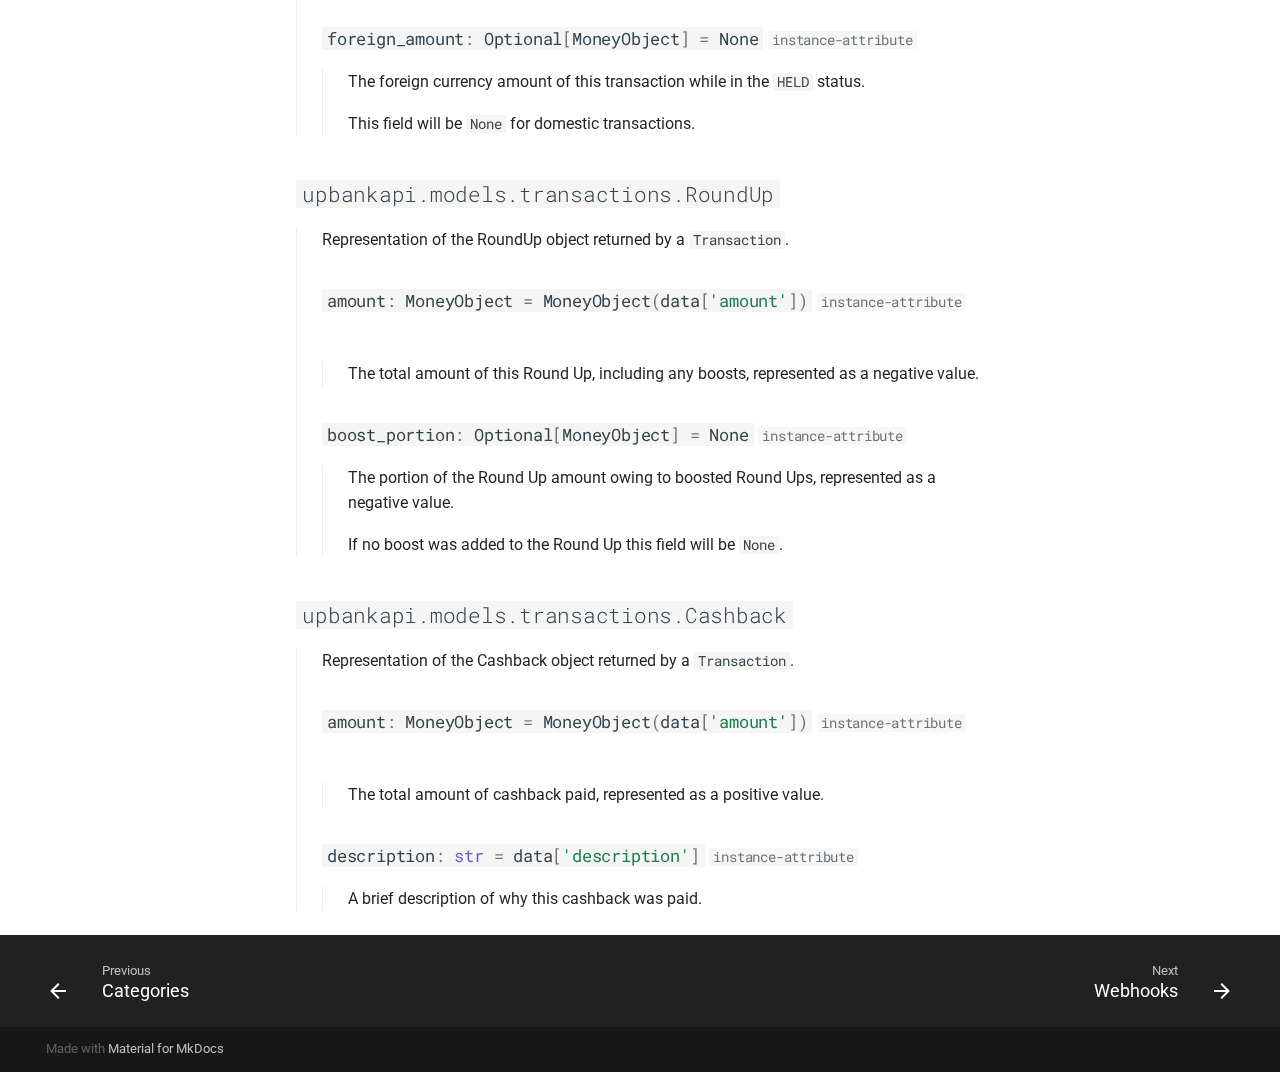
<file: reference/models/transactions/index.html>
<!doctype html>
<html lang="en" class="no-js">
  <head>
    
      <meta charset="utf-8">
      <meta name="viewport" content="width=device-width,initial-scale=1">
      
        <meta name="description" content="💎 Fully typed Python client for (a)sync interaction with Up's banking API">
      
      
        <meta name="author" content="Joshua Cowie-Willox">
      
      
        <link rel="canonical" href="https://jcwillox.github.io/up-bank-api/reference/models/transactions/">
      
      <link rel="icon" href="../../../assets/images/favicon.png">
      <meta name="generator" content="mkdocs-1.3.1, mkdocs-material-8.5.3">
    
    
      
        <title>Transactions - Up Bank API</title>
      
    
    
      <link rel="stylesheet" href="../../../assets/stylesheets/main.7a952b86.min.css">
      
        
        <link rel="stylesheet" href="../../../assets/stylesheets/palette.cbb835fc.min.css">
        
      
      

    
    
    
      
        
        
        <link rel="preconnect" href="https://fonts.gstatic.com" crossorigin>
        <link rel="stylesheet" href="https://fonts.googleapis.com/css?family=Roboto:300,300i,400,400i,700,700i%7CRoboto+Mono:400,400i,700,700i&display=fallback">
        <style>:root{--md-text-font:"Roboto";--md-code-font:"Roboto Mono"}</style>
      
    
    
      <link rel="stylesheet" href="../../../assets/_mkdocstrings.css">
    
      <link rel="stylesheet" href="../../../stylesheets/extra.css">
    
    <script>__md_scope=new URL("../../..",location),__md_hash=e=>[...e].reduce((e,_)=>(e<<5)-e+_.charCodeAt(0),0),__md_get=(e,_=localStorage,t=__md_scope)=>JSON.parse(_.getItem(t.pathname+"."+e)),__md_set=(e,_,t=localStorage,a=__md_scope)=>{try{t.setItem(a.pathname+"."+e,JSON.stringify(_))}catch(e){}}</script>
    
      

    
    
    
  </head>
  
  
    
    
      
    
    
    
    
    <body dir="ltr" data-md-color-scheme="default" data-md-color-primary="red" data-md-color-accent="yellow">
  
    
    
      <script>var palette=__md_get("__palette");if(palette&&"object"==typeof palette.color)for(var key of Object.keys(palette.color))document.body.setAttribute("data-md-color-"+key,palette.color[key])</script>
    
    <input class="md-toggle" data-md-toggle="drawer" type="checkbox" id="__drawer" autocomplete="off">
    <input class="md-toggle" data-md-toggle="search" type="checkbox" id="__search" autocomplete="off">
    <label class="md-overlay" for="__drawer"></label>
    <div data-md-component="skip">
      
        
        <a href="#upbankapi.models.Transaction" class="md-skip">
          Skip to content
        </a>
      
    </div>
    <div data-md-component="announce">
      
    </div>
    
    
      

<header class="md-header" data-md-component="header">
  <nav class="md-header__inner md-grid" aria-label="Header">
    <a href="../../.." title="Up Bank API" class="md-header__button md-logo" aria-label="Up Bank API" data-md-component="logo">
      
  
  <svg xmlns="http://www.w3.org/2000/svg" viewBox="0 0 384 512"><!--! Font Awesome Free 6.2.0 by @fontawesome - https://fontawesome.com License - https://fontawesome.com/license/free (Icons: CC BY 4.0, Fonts: SIL OFL 1.1, Code: MIT License) Copyright 2022 Fonticons, Inc.--><path d="M73 39c-14.8-9.1-33.4-9.4-48.5-.9S0 62.6 0 80v352c0 17.4 9.4 33.4 24.5 41.9S58.2 482 73 473l288-176c14.3-8.7 23-24.2 23-41s-8.7-32.2-23-41L73 39z"/></svg>

    </a>
    <label class="md-header__button md-icon" for="__drawer">
      <svg xmlns="http://www.w3.org/2000/svg" viewBox="0 0 24 24"><path d="M3 6h18v2H3V6m0 5h18v2H3v-2m0 5h18v2H3v-2Z"/></svg>
    </label>
    <div class="md-header__title" data-md-component="header-title">
      <div class="md-header__ellipsis">
        <div class="md-header__topic">
          <span class="md-ellipsis">
            Up Bank API
          </span>
        </div>
        <div class="md-header__topic" data-md-component="header-topic">
          <span class="md-ellipsis">
            
              Transactions
            
          </span>
        </div>
      </div>
    </div>
    
      <form class="md-header__option" data-md-component="palette">
        
          
          
          <input class="md-option" data-md-color-media="(prefers-color-scheme: light)" data-md-color-scheme="default" data-md-color-primary="red" data-md-color-accent="yellow"  aria-label="Switch to dark mode"  type="radio" name="__palette" id="__palette_1">
          
            <label class="md-header__button md-icon" title="Switch to dark mode" for="__palette_2" hidden>
              <svg xmlns="http://www.w3.org/2000/svg" viewBox="0 0 24 24"><path d="M12 7a5 5 0 0 1 5 5 5 5 0 0 1-5 5 5 5 0 0 1-5-5 5 5 0 0 1 5-5m0 2a3 3 0 0 0-3 3 3 3 0 0 0 3 3 3 3 0 0 0 3-3 3 3 0 0 0-3-3m0-7 2.39 3.42C13.65 5.15 12.84 5 12 5c-.84 0-1.65.15-2.39.42L12 2M3.34 7l4.16-.35A7.2 7.2 0 0 0 5.94 8.5c-.44.74-.69 1.5-.83 2.29L3.34 7m.02 10 1.76-3.77a7.131 7.131 0 0 0 2.38 4.14L3.36 17M20.65 7l-1.77 3.79a7.023 7.023 0 0 0-2.38-4.15l4.15.36m-.01 10-4.14.36c.59-.51 1.12-1.14 1.54-1.86.42-.73.69-1.5.83-2.29L20.64 17M12 22l-2.41-3.44c.74.27 1.55.44 2.41.44.82 0 1.63-.17 2.37-.44L12 22Z"/></svg>
            </label>
          
        
          
          
          <input class="md-option" data-md-color-media="(prefers-color-scheme: dark)" data-md-color-scheme="slate" data-md-color-primary="red" data-md-color-accent="yellow"  aria-label="Switch to light mode"  type="radio" name="__palette" id="__palette_2">
          
            <label class="md-header__button md-icon" title="Switch to light mode" for="__palette_1" hidden>
              <svg xmlns="http://www.w3.org/2000/svg" viewBox="0 0 24 24"><path d="m17.75 4.09-2.53 1.94.91 3.06-2.63-1.81-2.63 1.81.91-3.06-2.53-1.94L12.44 4l1.06-3 1.06 3 3.19.09m3.5 6.91-1.64 1.25.59 1.98-1.7-1.17-1.7 1.17.59-1.98L15.75 11l2.06-.05L18.5 9l.69 1.95 2.06.05m-2.28 4.95c.83-.08 1.72 1.1 1.19 1.85-.32.45-.66.87-1.08 1.27C15.17 23 8.84 23 4.94 19.07c-3.91-3.9-3.91-10.24 0-14.14.4-.4.82-.76 1.27-1.08.75-.53 1.93.36 1.85 1.19-.27 2.86.69 5.83 2.89 8.02a9.96 9.96 0 0 0 8.02 2.89m-1.64 2.02a12.08 12.08 0 0 1-7.8-3.47c-2.17-2.19-3.33-5-3.49-7.82-2.81 3.14-2.7 7.96.31 10.98 3.02 3.01 7.84 3.12 10.98.31Z"/></svg>
            </label>
          
        
      </form>
    
    
    
      <label class="md-header__button md-icon" for="__search">
        <svg xmlns="http://www.w3.org/2000/svg" viewBox="0 0 24 24"><path d="M9.5 3A6.5 6.5 0 0 1 16 9.5c0 1.61-.59 3.09-1.56 4.23l.27.27h.79l5 5-1.5 1.5-5-5v-.79l-.27-.27A6.516 6.516 0 0 1 9.5 16 6.5 6.5 0 0 1 3 9.5 6.5 6.5 0 0 1 9.5 3m0 2C7 5 5 7 5 9.5S7 14 9.5 14 14 12 14 9.5 12 5 9.5 5Z"/></svg>
      </label>
      <div class="md-search" data-md-component="search" role="dialog">
  <label class="md-search__overlay" for="__search"></label>
  <div class="md-search__inner" role="search">
    <form class="md-search__form" name="search">
      <input type="text" class="md-search__input" name="query" aria-label="Search" placeholder="Search" autocapitalize="off" autocorrect="off" autocomplete="off" spellcheck="false" data-md-component="search-query" required>
      <label class="md-search__icon md-icon" for="__search">
        <svg xmlns="http://www.w3.org/2000/svg" viewBox="0 0 24 24"><path d="M9.5 3A6.5 6.5 0 0 1 16 9.5c0 1.61-.59 3.09-1.56 4.23l.27.27h.79l5 5-1.5 1.5-5-5v-.79l-.27-.27A6.516 6.516 0 0 1 9.5 16 6.5 6.5 0 0 1 3 9.5 6.5 6.5 0 0 1 9.5 3m0 2C7 5 5 7 5 9.5S7 14 9.5 14 14 12 14 9.5 12 5 9.5 5Z"/></svg>
        <svg xmlns="http://www.w3.org/2000/svg" viewBox="0 0 24 24"><path d="M20 11v2H8l5.5 5.5-1.42 1.42L4.16 12l7.92-7.92L13.5 5.5 8 11h12Z"/></svg>
      </label>
      <nav class="md-search__options" aria-label="Search">
        
        <button type="reset" class="md-search__icon md-icon" title="Clear" aria-label="Clear" tabindex="-1">
          <svg xmlns="http://www.w3.org/2000/svg" viewBox="0 0 24 24"><path d="M19 6.41 17.59 5 12 10.59 6.41 5 5 6.41 10.59 12 5 17.59 6.41 19 12 13.41 17.59 19 19 17.59 13.41 12 19 6.41Z"/></svg>
        </button>
      </nav>
      
    </form>
    <div class="md-search__output">
      <div class="md-search__scrollwrap" data-md-scrollfix>
        <div class="md-search-result" data-md-component="search-result">
          <div class="md-search-result__meta">
            Initializing search
          </div>
          <ol class="md-search-result__list"></ol>
        </div>
      </div>
    </div>
  </div>
</div>
    
    
      <div class="md-header__source">
        <a href="https://github.com/jcwillox/up-bank-api" title="Go to repository" class="md-source" data-md-component="source">
  <div class="md-source__icon md-icon">
    
    <svg xmlns="http://www.w3.org/2000/svg" viewBox="0 0 448 512"><!--! Font Awesome Free 6.2.0 by @fontawesome - https://fontawesome.com License - https://fontawesome.com/license/free (Icons: CC BY 4.0, Fonts: SIL OFL 1.1, Code: MIT License) Copyright 2022 Fonticons, Inc.--><path d="M439.55 236.05 244 40.45a28.87 28.87 0 0 0-40.81 0l-40.66 40.63 51.52 51.52c27.06-9.14 52.68 16.77 43.39 43.68l49.66 49.66c34.23-11.8 61.18 31 35.47 56.69-26.49 26.49-70.21-2.87-56-37.34L240.22 199v121.85c25.3 12.54 22.26 41.85 9.08 55a34.34 34.34 0 0 1-48.55 0c-17.57-17.6-11.07-46.91 11.25-56v-123c-20.8-8.51-24.6-30.74-18.64-45L142.57 101 8.45 235.14a28.86 28.86 0 0 0 0 40.81l195.61 195.6a28.86 28.86 0 0 0 40.8 0l194.69-194.69a28.86 28.86 0 0 0 0-40.81z"/></svg>
  </div>
  <div class="md-source__repository">
    jcwillox/up-bank-api
  </div>
</a>
      </div>
    
  </nav>
  
</header>
    
    <div class="md-container" data-md-component="container">
      
      
        
          
        
      
      <main class="md-main" data-md-component="main">
        <div class="md-main__inner md-grid">
          
            
              
              <div class="md-sidebar md-sidebar--primary" data-md-component="sidebar" data-md-type="navigation" >
                <div class="md-sidebar__scrollwrap">
                  <div class="md-sidebar__inner">
                    


<nav class="md-nav md-nav--primary" aria-label="Navigation" data-md-level="0">
  <label class="md-nav__title" for="__drawer">
    <a href="../../.." title="Up Bank API" class="md-nav__button md-logo" aria-label="Up Bank API" data-md-component="logo">
      
  
  <svg xmlns="http://www.w3.org/2000/svg" viewBox="0 0 384 512"><!--! Font Awesome Free 6.2.0 by @fontawesome - https://fontawesome.com License - https://fontawesome.com/license/free (Icons: CC BY 4.0, Fonts: SIL OFL 1.1, Code: MIT License) Copyright 2022 Fonticons, Inc.--><path d="M73 39c-14.8-9.1-33.4-9.4-48.5-.9S0 62.6 0 80v352c0 17.4 9.4 33.4 24.5 41.9S58.2 482 73 473l288-176c14.3-8.7 23-24.2 23-41s-8.7-32.2-23-41L73 39z"/></svg>

    </a>
    Up Bank API
  </label>
  
    <div class="md-nav__source">
      <a href="https://github.com/jcwillox/up-bank-api" title="Go to repository" class="md-source" data-md-component="source">
  <div class="md-source__icon md-icon">
    
    <svg xmlns="http://www.w3.org/2000/svg" viewBox="0 0 448 512"><!--! Font Awesome Free 6.2.0 by @fontawesome - https://fontawesome.com License - https://fontawesome.com/license/free (Icons: CC BY 4.0, Fonts: SIL OFL 1.1, Code: MIT License) Copyright 2022 Fonticons, Inc.--><path d="M439.55 236.05 244 40.45a28.87 28.87 0 0 0-40.81 0l-40.66 40.63 51.52 51.52c27.06-9.14 52.68 16.77 43.39 43.68l49.66 49.66c34.23-11.8 61.18 31 35.47 56.69-26.49 26.49-70.21-2.87-56-37.34L240.22 199v121.85c25.3 12.54 22.26 41.85 9.08 55a34.34 34.34 0 0 1-48.55 0c-17.57-17.6-11.07-46.91 11.25-56v-123c-20.8-8.51-24.6-30.74-18.64-45L142.57 101 8.45 235.14a28.86 28.86 0 0 0 0 40.81l195.61 195.6a28.86 28.86 0 0 0 40.8 0l194.69-194.69a28.86 28.86 0 0 0 0-40.81z"/></svg>
  </div>
  <div class="md-source__repository">
    jcwillox/up-bank-api
  </div>
</a>
    </div>
  
  <ul class="md-nav__list" data-md-scrollfix>
    
      
      
      

  
  
  
    <li class="md-nav__item">
      <a href="../../.." class="md-nav__link">
        Usage
      </a>
    </li>
  

    
      
      
      

  
  
    
  
  
    
    <li class="md-nav__item md-nav__item--active md-nav__item--nested">
      
      
        <input class="md-nav__toggle md-toggle" data-md-toggle="__nav_2" type="checkbox" id="__nav_2" checked>
      
      
      
      
        <label class="md-nav__link" for="__nav_2">
          Reference
          <span class="md-nav__icon md-icon"></span>
        </label>
      
      <nav class="md-nav" aria-label="Reference" data-md-level="1">
        <label class="md-nav__title" for="__nav_2">
          <span class="md-nav__icon md-icon"></span>
          Reference
        </label>
        <ul class="md-nav__list" data-md-scrollfix>
          
            
              
  
  
  
    <li class="md-nav__item">
      <a href="../../client/" class="md-nav__link">
        Client
      </a>
    </li>
  

            
          
            
              
  
  
  
    <li class="md-nav__item">
      <a href="../../async_client/" class="md-nav__link">
        AsyncClient
      </a>
    </li>
  

            
          
            
              
  
  
    
  
  
    
    <li class="md-nav__item md-nav__item--active md-nav__item--nested">
      
      
        <input class="md-nav__toggle md-toggle" data-md-toggle="__nav_2_3" type="checkbox" id="__nav_2_3" checked>
      
      
      
      
        <label class="md-nav__link" for="__nav_2_3">
          Models
          <span class="md-nav__icon md-icon"></span>
        </label>
      
      <nav class="md-nav" aria-label="Models" data-md-level="2">
        <label class="md-nav__title" for="__nav_2_3">
          <span class="md-nav__icon md-icon"></span>
          Models
        </label>
        <ul class="md-nav__list" data-md-scrollfix>
          
            
              
  
  
  
    <li class="md-nav__item">
      <a href="../accounts/" class="md-nav__link">
        Accounts
      </a>
    </li>
  

            
          
            
              
  
  
  
    <li class="md-nav__item">
      <a href="../categories/" class="md-nav__link">
        Categories
      </a>
    </li>
  

            
          
            
              
  
  
    
  
  
    <li class="md-nav__item md-nav__item--active">
      
      <input class="md-nav__toggle md-toggle" data-md-toggle="toc" type="checkbox" id="__toc">
      
      
      
        <label class="md-nav__link md-nav__link--active" for="__toc">
          Transactions
          <span class="md-nav__icon md-icon"></span>
        </label>
      
      <a href="./" class="md-nav__link md-nav__link--active">
        Transactions
      </a>
      
        

<nav class="md-nav md-nav--secondary" aria-label="Table of contents">
  
  
  
  
    <label class="md-nav__title" for="__toc">
      <span class="md-nav__icon md-icon"></span>
      Table of contents
    </label>
    <ul class="md-nav__list" data-md-component="toc" data-md-scrollfix>
      
        <li class="md-nav__item">
  <a href="#upbankapi.models.Transaction" class="md-nav__link">
    Transaction
  </a>
  
    <nav class="md-nav" aria-label="Transaction">
      <ul class="md-nav__list">
        
          <li class="md-nav__item">
  <a href="#upbankapi.models.transactions.Transaction.id" class="md-nav__link">
    id
  </a>
  
</li>
        
          <li class="md-nav__item">
  <a href="#upbankapi.models.transactions.Transaction.status" class="md-nav__link">
    status
  </a>
  
</li>
        
          <li class="md-nav__item">
  <a href="#upbankapi.models.transactions.Transaction.raw_text" class="md-nav__link">
    raw_text
  </a>
  
</li>
        
          <li class="md-nav__item">
  <a href="#upbankapi.models.transactions.Transaction.description" class="md-nav__link">
    description
  </a>
  
</li>
        
          <li class="md-nav__item">
  <a href="#upbankapi.models.transactions.Transaction.message" class="md-nav__link">
    message
  </a>
  
</li>
        
          <li class="md-nav__item">
  <a href="#upbankapi.models.transactions.Transaction.categorizable" class="md-nav__link">
    categorizable
  </a>
  
</li>
        
          <li class="md-nav__item">
  <a href="#upbankapi.models.transactions.Transaction.hold_info" class="md-nav__link">
    hold_info
  </a>
  
</li>
        
          <li class="md-nav__item">
  <a href="#upbankapi.models.transactions.Transaction.round_up" class="md-nav__link">
    round_up
  </a>
  
</li>
        
          <li class="md-nav__item">
  <a href="#upbankapi.models.transactions.Transaction.cashback" class="md-nav__link">
    cashback
  </a>
  
</li>
        
          <li class="md-nav__item">
  <a href="#upbankapi.models.transactions.Transaction.amount" class="md-nav__link">
    amount
  </a>
  
</li>
        
          <li class="md-nav__item">
  <a href="#upbankapi.models.transactions.Transaction.amount_in_base_units" class="md-nav__link">
    amount_in_base_units
  </a>
  
</li>
        
          <li class="md-nav__item">
  <a href="#upbankapi.models.transactions.Transaction.currency" class="md-nav__link">
    currency
  </a>
  
</li>
        
          <li class="md-nav__item">
  <a href="#upbankapi.models.transactions.Transaction.foreign_amount" class="md-nav__link">
    foreign_amount
  </a>
  
</li>
        
          <li class="md-nav__item">
  <a href="#upbankapi.models.transactions.Transaction.card_purchase_method" class="md-nav__link">
    card_purchase_method
  </a>
  
</li>
        
          <li class="md-nav__item">
  <a href="#upbankapi.models.transactions.Transaction.settled_at" class="md-nav__link">
    settled_at
  </a>
  
</li>
        
          <li class="md-nav__item">
  <a href="#upbankapi.models.transactions.Transaction.created_at" class="md-nav__link">
    created_at
  </a>
  
</li>
        
          <li class="md-nav__item">
  <a href="#upbankapi.models.transactions.Transaction.category" class="md-nav__link">
    category
  </a>
  
</li>
        
          <li class="md-nav__item">
  <a href="#upbankapi.models.transactions.Transaction.tags" class="md-nav__link">
    tags
  </a>
  
</li>
        
          <li class="md-nav__item">
  <a href="#upbankapi.models.transactions.Transaction.pending" class="md-nav__link">
    pending()
  </a>
  
</li>
        
          <li class="md-nav__item">
  <a href="#upbankapi.models.transactions.Transaction.long_description" class="md-nav__link">
    long_description()
  </a>
  
</li>
        
          <li class="md-nav__item">
  <a href="#upbankapi.models.transactions.Transaction.categorize" class="md-nav__link">
    categorize()
  </a>
  
</li>
        
          <li class="md-nav__item">
  <a href="#upbankapi.models.transactions.Transaction.add_tags" class="md-nav__link">
    add_tags()
  </a>
  
</li>
        
          <li class="md-nav__item">
  <a href="#upbankapi.models.transactions.Transaction.remove_tags" class="md-nav__link">
    remove_tags()
  </a>
  
</li>
        
          <li class="md-nav__item">
  <a href="#upbankapi.models.transactions.Transaction.__repr__" class="md-nav__link">
    __repr__()
  </a>
  
</li>
        
      </ul>
    </nav>
  
</li>
      
        <li class="md-nav__item">
  <a href="#upbankapi.models.transactions.AsyncTransaction" class="md-nav__link">
    AsyncTransaction
  </a>
  
    <nav class="md-nav" aria-label="AsyncTransaction">
      <ul class="md-nav__list">
        
          <li class="md-nav__item">
  <a href="#upbankapi.models.transactions.AsyncTransaction.categorize" class="md-nav__link">
    categorize()
  </a>
  
</li>
        
          <li class="md-nav__item">
  <a href="#upbankapi.models.transactions.AsyncTransaction.add_tags" class="md-nav__link">
    add_tags()
  </a>
  
</li>
        
          <li class="md-nav__item">
  <a href="#upbankapi.models.transactions.AsyncTransaction.remove_tags" class="md-nav__link">
    remove_tags()
  </a>
  
</li>
        
      </ul>
    </nav>
  
</li>
      
        <li class="md-nav__item">
  <a href="#upbankapi.models.common.MoneyObject" class="md-nav__link">
    MoneyObject
  </a>
  
    <nav class="md-nav" aria-label="MoneyObject">
      <ul class="md-nav__list">
        
          <li class="md-nav__item">
  <a href="#upbankapi.models.common.MoneyObject.value" class="md-nav__link">
    value
  </a>
  
</li>
        
          <li class="md-nav__item">
  <a href="#upbankapi.models.common.MoneyObject.value_in_base_units" class="md-nav__link">
    value_in_base_units
  </a>
  
</li>
        
          <li class="md-nav__item">
  <a href="#upbankapi.models.common.MoneyObject.currency" class="md-nav__link">
    currency
  </a>
  
</li>
        
      </ul>
    </nav>
  
</li>
      
        <li class="md-nav__item">
  <a href="#upbankapi.models.transactions.HoldInfo" class="md-nav__link">
    HoldInfo
  </a>
  
    <nav class="md-nav" aria-label="HoldInfo">
      <ul class="md-nav__list">
        
          <li class="md-nav__item">
  <a href="#upbankapi.models.transactions.HoldInfo.amount" class="md-nav__link">
    amount
  </a>
  
</li>
        
          <li class="md-nav__item">
  <a href="#upbankapi.models.transactions.HoldInfo.foreign_amount" class="md-nav__link">
    foreign_amount
  </a>
  
</li>
        
      </ul>
    </nav>
  
</li>
      
        <li class="md-nav__item">
  <a href="#upbankapi.models.transactions.RoundUp" class="md-nav__link">
    RoundUp
  </a>
  
    <nav class="md-nav" aria-label="RoundUp">
      <ul class="md-nav__list">
        
          <li class="md-nav__item">
  <a href="#upbankapi.models.transactions.RoundUp.amount" class="md-nav__link">
    amount
  </a>
  
</li>
        
          <li class="md-nav__item">
  <a href="#upbankapi.models.transactions.RoundUp.boost_portion" class="md-nav__link">
    boost_portion
  </a>
  
</li>
        
      </ul>
    </nav>
  
</li>
      
        <li class="md-nav__item">
  <a href="#upbankapi.models.transactions.Cashback" class="md-nav__link">
    Cashback
  </a>
  
    <nav class="md-nav" aria-label="Cashback">
      <ul class="md-nav__list">
        
          <li class="md-nav__item">
  <a href="#upbankapi.models.transactions.Cashback.amount" class="md-nav__link">
    amount
  </a>
  
</li>
        
          <li class="md-nav__item">
  <a href="#upbankapi.models.transactions.Cashback.description" class="md-nav__link">
    description
  </a>
  
</li>
        
      </ul>
    </nav>
  
</li>
      
    </ul>
  
</nav>
      
    </li>
  

            
          
            
              
  
  
  
    <li class="md-nav__item">
      <a href="../webhooks/" class="md-nav__link">
        Webhooks
      </a>
    </li>
  

            
          
        </ul>
      </nav>
    </li>
  

            
          
            
              
  
  
  
    <li class="md-nav__item">
      <a href="../../enums/" class="md-nav__link">
        Enums
      </a>
    </li>
  

            
          
            
              
  
  
  
    <li class="md-nav__item">
      <a href="../../exceptions/" class="md-nav__link">
        Exceptions
      </a>
    </li>
  

            
          
        </ul>
      </nav>
    </li>
  

    
  </ul>
</nav>
                  </div>
                </div>
              </div>
            
            
              
              <div class="md-sidebar md-sidebar--secondary" data-md-component="sidebar" data-md-type="toc" >
                <div class="md-sidebar__scrollwrap">
                  <div class="md-sidebar__inner">
                    

<nav class="md-nav md-nav--secondary" aria-label="Table of contents">
  
  
  
  
    <label class="md-nav__title" for="__toc">
      <span class="md-nav__icon md-icon"></span>
      Table of contents
    </label>
    <ul class="md-nav__list" data-md-component="toc" data-md-scrollfix>
      
        <li class="md-nav__item">
  <a href="#upbankapi.models.Transaction" class="md-nav__link">
    Transaction
  </a>
  
    <nav class="md-nav" aria-label="Transaction">
      <ul class="md-nav__list">
        
          <li class="md-nav__item">
  <a href="#upbankapi.models.transactions.Transaction.id" class="md-nav__link">
    id
  </a>
  
</li>
        
          <li class="md-nav__item">
  <a href="#upbankapi.models.transactions.Transaction.status" class="md-nav__link">
    status
  </a>
  
</li>
        
          <li class="md-nav__item">
  <a href="#upbankapi.models.transactions.Transaction.raw_text" class="md-nav__link">
    raw_text
  </a>
  
</li>
        
          <li class="md-nav__item">
  <a href="#upbankapi.models.transactions.Transaction.description" class="md-nav__link">
    description
  </a>
  
</li>
        
          <li class="md-nav__item">
  <a href="#upbankapi.models.transactions.Transaction.message" class="md-nav__link">
    message
  </a>
  
</li>
        
          <li class="md-nav__item">
  <a href="#upbankapi.models.transactions.Transaction.categorizable" class="md-nav__link">
    categorizable
  </a>
  
</li>
        
          <li class="md-nav__item">
  <a href="#upbankapi.models.transactions.Transaction.hold_info" class="md-nav__link">
    hold_info
  </a>
  
</li>
        
          <li class="md-nav__item">
  <a href="#upbankapi.models.transactions.Transaction.round_up" class="md-nav__link">
    round_up
  </a>
  
</li>
        
          <li class="md-nav__item">
  <a href="#upbankapi.models.transactions.Transaction.cashback" class="md-nav__link">
    cashback
  </a>
  
</li>
        
          <li class="md-nav__item">
  <a href="#upbankapi.models.transactions.Transaction.amount" class="md-nav__link">
    amount
  </a>
  
</li>
        
          <li class="md-nav__item">
  <a href="#upbankapi.models.transactions.Transaction.amount_in_base_units" class="md-nav__link">
    amount_in_base_units
  </a>
  
</li>
        
          <li class="md-nav__item">
  <a href="#upbankapi.models.transactions.Transaction.currency" class="md-nav__link">
    currency
  </a>
  
</li>
        
          <li class="md-nav__item">
  <a href="#upbankapi.models.transactions.Transaction.foreign_amount" class="md-nav__link">
    foreign_amount
  </a>
  
</li>
        
          <li class="md-nav__item">
  <a href="#upbankapi.models.transactions.Transaction.card_purchase_method" class="md-nav__link">
    card_purchase_method
  </a>
  
</li>
        
          <li class="md-nav__item">
  <a href="#upbankapi.models.transactions.Transaction.settled_at" class="md-nav__link">
    settled_at
  </a>
  
</li>
        
          <li class="md-nav__item">
  <a href="#upbankapi.models.transactions.Transaction.created_at" class="md-nav__link">
    created_at
  </a>
  
</li>
        
          <li class="md-nav__item">
  <a href="#upbankapi.models.transactions.Transaction.category" class="md-nav__link">
    category
  </a>
  
</li>
        
          <li class="md-nav__item">
  <a href="#upbankapi.models.transactions.Transaction.tags" class="md-nav__link">
    tags
  </a>
  
</li>
        
          <li class="md-nav__item">
  <a href="#upbankapi.models.transactions.Transaction.pending" class="md-nav__link">
    pending()
  </a>
  
</li>
        
          <li class="md-nav__item">
  <a href="#upbankapi.models.transactions.Transaction.long_description" class="md-nav__link">
    long_description()
  </a>
  
</li>
        
          <li class="md-nav__item">
  <a href="#upbankapi.models.transactions.Transaction.categorize" class="md-nav__link">
    categorize()
  </a>
  
</li>
        
          <li class="md-nav__item">
  <a href="#upbankapi.models.transactions.Transaction.add_tags" class="md-nav__link">
    add_tags()
  </a>
  
</li>
        
          <li class="md-nav__item">
  <a href="#upbankapi.models.transactions.Transaction.remove_tags" class="md-nav__link">
    remove_tags()
  </a>
  
</li>
        
          <li class="md-nav__item">
  <a href="#upbankapi.models.transactions.Transaction.__repr__" class="md-nav__link">
    __repr__()
  </a>
  
</li>
        
      </ul>
    </nav>
  
</li>
      
        <li class="md-nav__item">
  <a href="#upbankapi.models.transactions.AsyncTransaction" class="md-nav__link">
    AsyncTransaction
  </a>
  
    <nav class="md-nav" aria-label="AsyncTransaction">
      <ul class="md-nav__list">
        
          <li class="md-nav__item">
  <a href="#upbankapi.models.transactions.AsyncTransaction.categorize" class="md-nav__link">
    categorize()
  </a>
  
</li>
        
          <li class="md-nav__item">
  <a href="#upbankapi.models.transactions.AsyncTransaction.add_tags" class="md-nav__link">
    add_tags()
  </a>
  
</li>
        
          <li class="md-nav__item">
  <a href="#upbankapi.models.transactions.AsyncTransaction.remove_tags" class="md-nav__link">
    remove_tags()
  </a>
  
</li>
        
      </ul>
    </nav>
  
</li>
      
        <li class="md-nav__item">
  <a href="#upbankapi.models.common.MoneyObject" class="md-nav__link">
    MoneyObject
  </a>
  
    <nav class="md-nav" aria-label="MoneyObject">
      <ul class="md-nav__list">
        
          <li class="md-nav__item">
  <a href="#upbankapi.models.common.MoneyObject.value" class="md-nav__link">
    value
  </a>
  
</li>
        
          <li class="md-nav__item">
  <a href="#upbankapi.models.common.MoneyObject.value_in_base_units" class="md-nav__link">
    value_in_base_units
  </a>
  
</li>
        
          <li class="md-nav__item">
  <a href="#upbankapi.models.common.MoneyObject.currency" class="md-nav__link">
    currency
  </a>
  
</li>
        
      </ul>
    </nav>
  
</li>
      
        <li class="md-nav__item">
  <a href="#upbankapi.models.transactions.HoldInfo" class="md-nav__link">
    HoldInfo
  </a>
  
    <nav class="md-nav" aria-label="HoldInfo">
      <ul class="md-nav__list">
        
          <li class="md-nav__item">
  <a href="#upbankapi.models.transactions.HoldInfo.amount" class="md-nav__link">
    amount
  </a>
  
</li>
        
          <li class="md-nav__item">
  <a href="#upbankapi.models.transactions.HoldInfo.foreign_amount" class="md-nav__link">
    foreign_amount
  </a>
  
</li>
        
      </ul>
    </nav>
  
</li>
      
        <li class="md-nav__item">
  <a href="#upbankapi.models.transactions.RoundUp" class="md-nav__link">
    RoundUp
  </a>
  
    <nav class="md-nav" aria-label="RoundUp">
      <ul class="md-nav__list">
        
          <li class="md-nav__item">
  <a href="#upbankapi.models.transactions.RoundUp.amount" class="md-nav__link">
    amount
  </a>
  
</li>
        
          <li class="md-nav__item">
  <a href="#upbankapi.models.transactions.RoundUp.boost_portion" class="md-nav__link">
    boost_portion
  </a>
  
</li>
        
      </ul>
    </nav>
  
</li>
      
        <li class="md-nav__item">
  <a href="#upbankapi.models.transactions.Cashback" class="md-nav__link">
    Cashback
  </a>
  
    <nav class="md-nav" aria-label="Cashback">
      <ul class="md-nav__list">
        
          <li class="md-nav__item">
  <a href="#upbankapi.models.transactions.Cashback.amount" class="md-nav__link">
    amount
  </a>
  
</li>
        
          <li class="md-nav__item">
  <a href="#upbankapi.models.transactions.Cashback.description" class="md-nav__link">
    description
  </a>
  
</li>
        
      </ul>
    </nav>
  
</li>
      
    </ul>
  
</nav>
                  </div>
                </div>
              </div>
            
          
          
            <div class="md-content" data-md-component="content">
              <article class="md-content__inner md-typeset">
                
                  

  <a href="https://github.com/jcwillox/up-bank-api/edit/main/docs/reference/models/transactions.md" title="Edit this page" class="md-content__button md-icon">
    
    <svg xmlns="http://www.w3.org/2000/svg" viewBox="0 0 24 24"><path d="M20.71 7.04c.39-.39.39-1.04 0-1.41l-2.34-2.34c-.37-.39-1.02-.39-1.41 0l-1.84 1.83 3.75 3.75M3 17.25V21h3.75L17.81 9.93l-3.75-3.75L3 17.25Z"/></svg>
  </a>


  <h1>Transactions</h1>

<div class="doc doc-object doc-class">



<h2 id="upbankapi.models.Transaction" class="doc doc-heading">
        <code>upbankapi.models.Transaction</code>


<a href="#upbankapi.models.Transaction" class="headerlink" title="Permanent link">#</a></h2>


  <div class="doc doc-contents first">
      <p class="doc doc-class-bases">
        Bases: <code><span title="upbankapi.models.common.ModelBase">ModelBase</span></code></p>

  
      <p>Representation of a Transaction.</p>



  

  <div class="doc doc-children">







<div class="doc doc-object doc-attribute">



<h3 id="upbankapi.models.transactions.Transaction.id" class="doc doc-heading">
<code class="highlight language-python"><span class="nb">id</span><span class="p">:</span> <span class="nb">str</span></code>
  
  <span class="doc doc-labels">
      <small class="doc doc-label doc-label-class-attribute"><code>class-attribute</code></small>
  </span>

<a href="#upbankapi.models.transactions.Transaction.id" class="headerlink" title="Permanent link">#</a></h3>


  <div class="doc doc-contents ">
  
      <p>The unique identifier for this transaction.</p>
  </div>

</div>

<div class="doc doc-object doc-attribute">



<h3 id="upbankapi.models.transactions.Transaction.status" class="doc doc-heading">
<code class="highlight language-python"><span class="n">status</span><span class="p">:</span> <span class="n">TransactionStatus</span></code>
  
  <span class="doc doc-labels">
      <small class="doc doc-label doc-label-class-attribute"><code>class-attribute</code></small>
  </span>

<a href="#upbankapi.models.transactions.Transaction.status" class="headerlink" title="Permanent link">#</a></h3>


  <div class="doc doc-contents ">
  
      <p>The current processing status of this transaction.</p>
  </div>

</div>

<div class="doc doc-object doc-attribute">



<h3 id="upbankapi.models.transactions.Transaction.raw_text" class="doc doc-heading">
<code class="highlight language-python"><span class="n">raw_text</span><span class="p">:</span> <span class="n">Optional</span><span class="p">[</span><span class="nb">str</span><span class="p">]</span> <span class="o">=</span> <span class="kc">None</span></code>
  
  <span class="doc doc-labels">
      <small class="doc doc-label doc-label-class-attribute"><code>class-attribute</code></small>
  </span>

<a href="#upbankapi.models.transactions.Transaction.raw_text" class="headerlink" title="Permanent link">#</a></h3>


  <div class="doc doc-contents ">
  
      <p>The original, unprocessed text of the transaction.</p>
  </div>

</div>

<div class="doc doc-object doc-attribute">



<h3 id="upbankapi.models.transactions.Transaction.description" class="doc doc-heading">
<code class="highlight language-python"><span class="n">description</span><span class="p">:</span> <span class="nb">str</span></code>
  
  <span class="doc doc-labels">
      <small class="doc doc-label doc-label-class-attribute"><code>class-attribute</code></small>
  </span>

<a href="#upbankapi.models.transactions.Transaction.description" class="headerlink" title="Permanent link">#</a></h3>


  <div class="doc doc-contents ">
  
      <p>A short description for this transaction. Usually the merchant name for purchases.</p>
  </div>

</div>

<div class="doc doc-object doc-attribute">



<h3 id="upbankapi.models.transactions.Transaction.message" class="doc doc-heading">
<code class="highlight language-python"><span class="n">message</span><span class="p">:</span> <span class="n">Optional</span><span class="p">[</span><span class="nb">str</span><span class="p">]</span> <span class="o">=</span> <span class="kc">None</span></code>
  
  <span class="doc doc-labels">
      <small class="doc doc-label doc-label-class-attribute"><code>class-attribute</code></small>
  </span>

<a href="#upbankapi.models.transactions.Transaction.message" class="headerlink" title="Permanent link">#</a></h3>


  <div class="doc doc-contents ">
  
      <p>Attached message for this transaction, such as a payment message, or a transfer note.</p>
  </div>

</div>

<div class="doc doc-object doc-attribute">



<h3 id="upbankapi.models.transactions.Transaction.categorizable" class="doc doc-heading">
<code class="highlight language-python"><span class="n">categorizable</span><span class="p">:</span> <span class="nb">bool</span></code>
  
  <span class="doc doc-labels">
      <small class="doc doc-label doc-label-class-attribute"><code>class-attribute</code></small>
  </span>

<a href="#upbankapi.models.transactions.Transaction.categorizable" class="headerlink" title="Permanent link">#</a></h3>


  <div class="doc doc-contents ">
  
      <p>Boolean flag set to <code>true</code> on transactions that support the use of categories.</p>
  </div>

</div>

<div class="doc doc-object doc-attribute">



<h3 id="upbankapi.models.transactions.Transaction.hold_info" class="doc doc-heading">
<code class="highlight language-python"><span class="n">hold_info</span><span class="p">:</span> <span class="n">Optional</span><span class="p">[</span><span class="n">HoldInfo</span><span class="p">]</span> <span class="o">=</span> <span class="kc">None</span></code>
  
  <span class="doc doc-labels">
      <small class="doc doc-label doc-label-class-attribute"><code>class-attribute</code></small>
  </span>

<a href="#upbankapi.models.transactions.Transaction.hold_info" class="headerlink" title="Permanent link">#</a></h3>


  <div class="doc doc-contents ">
  
      <p>The amount and foreign_amount of this transaction while it was/is in the HELD state.</p>
  </div>

</div>

<div class="doc doc-object doc-attribute">



<h3 id="upbankapi.models.transactions.Transaction.round_up" class="doc doc-heading">
<code class="highlight language-python"><span class="n">round_up</span><span class="p">:</span> <span class="n">Optional</span><span class="p">[</span><span class="n">RoundUp</span><span class="p">]</span> <span class="o">=</span> <span class="kc">None</span></code>
  
  <span class="doc doc-labels">
      <small class="doc doc-label doc-label-class-attribute"><code>class-attribute</code></small>
  </span>

<a href="#upbankapi.models.transactions.Transaction.round_up" class="headerlink" title="Permanent link">#</a></h3>


  <div class="doc doc-contents ">
  
      <p>Details of how this transaction was rounded-up.</p>
<p>If no Round Up was applied this field will be null.</p>
  </div>

</div>

<div class="doc doc-object doc-attribute">



<h3 id="upbankapi.models.transactions.Transaction.cashback" class="doc doc-heading">
<code class="highlight language-python"><span class="n">cashback</span><span class="p">:</span> <span class="n">Optional</span><span class="p">[</span><span class="n">Cashback</span><span class="p">]</span> <span class="o">=</span> <span class="kc">None</span></code>
  
  <span class="doc doc-labels">
      <small class="doc doc-label doc-label-class-attribute"><code>class-attribute</code></small>
  </span>

<a href="#upbankapi.models.transactions.Transaction.cashback" class="headerlink" title="Permanent link">#</a></h3>


  <div class="doc doc-contents ">
  
      <p>Provides details of the reimbursement if all or part of 
this transaction was instantly reimbursed in the form of cashback.</p>
  </div>

</div>

<div class="doc doc-object doc-attribute">



<h3 id="upbankapi.models.transactions.Transaction.amount" class="doc doc-heading">
<code class="highlight language-python"><span class="n">amount</span><span class="p">:</span> <span class="nb">float</span></code>
  
  <span class="doc doc-labels">
      <small class="doc doc-label doc-label-class-attribute"><code>class-attribute</code></small>
  </span>

<a href="#upbankapi.models.transactions.Transaction.amount" class="headerlink" title="Permanent link">#</a></h3>


  <div class="doc doc-contents ">
  
      <p>The amount of this transaction in Australian dollars.</p>
<p>For transactions that were once <code>HELD</code> but are now <code>SETTLED</code>, refer to the
<code>hold_info</code> field for the original amount the transaction was <code>HELD</code> at.</p>
  </div>

</div>

<div class="doc doc-object doc-attribute">



<h3 id="upbankapi.models.transactions.Transaction.amount_in_base_units" class="doc doc-heading">
<code class="highlight language-python"><span class="n">amount_in_base_units</span><span class="p">:</span> <span class="nb">int</span></code>
  
  <span class="doc doc-labels">
      <small class="doc doc-label doc-label-class-attribute"><code>class-attribute</code></small>
  </span>

<a href="#upbankapi.models.transactions.Transaction.amount_in_base_units" class="headerlink" title="Permanent link">#</a></h3>


  <div class="doc doc-contents ">
  
      <p>The amount of money in the smallest denomination for the currency.</p>
  </div>

</div>

<div class="doc doc-object doc-attribute">



<h3 id="upbankapi.models.transactions.Transaction.currency" class="doc doc-heading">
<code class="highlight language-python"><span class="n">currency</span><span class="p">:</span> <span class="nb">str</span></code>
  
  <span class="doc doc-labels">
      <small class="doc doc-label doc-label-class-attribute"><code>class-attribute</code></small>
  </span>

<a href="#upbankapi.models.transactions.Transaction.currency" class="headerlink" title="Permanent link">#</a></h3>


  <div class="doc doc-contents ">
  
      <p>The ISO 4217 currency code.</p>
  </div>

</div>

<div class="doc doc-object doc-attribute">



<h3 id="upbankapi.models.transactions.Transaction.foreign_amount" class="doc doc-heading">
<code class="highlight language-python"><span class="n">foreign_amount</span><span class="p">:</span> <span class="n">Optional</span><span class="p">[</span><span class="n">MoneyObject</span><span class="p">]</span> <span class="o">=</span> <span class="kc">None</span></code>
  
  <span class="doc doc-labels">
      <small class="doc doc-label doc-label-class-attribute"><code>class-attribute</code></small>
  </span>

<a href="#upbankapi.models.transactions.Transaction.foreign_amount" class="headerlink" title="Permanent link">#</a></h3>


  <div class="doc doc-contents ">
  
      <p>The foreign currency amount of this transaction.</p>
<p>This field will be <code>None</code> for domestic transactions.</p>
  </div>

</div>

<div class="doc doc-object doc-attribute">



<h3 id="upbankapi.models.transactions.Transaction.card_purchase_method" class="doc doc-heading">
<code class="highlight language-python"><span class="n">card_purchase_method</span><span class="p">:</span> <span class="n">Optional</span><span class="p">[</span><span class="n">CardPurchaseMethod</span><span class="p">]</span> <span class="o">=</span> <span class="kc">None</span></code>
  
  <span class="doc doc-labels">
      <small class="doc doc-label doc-label-class-attribute"><code>class-attribute</code></small>
  </span>

<a href="#upbankapi.models.transactions.Transaction.card_purchase_method" class="headerlink" title="Permanent link">#</a></h3>


  <div class="doc doc-contents ">
  
      <p>Information about the card used for this transaction, if applicable.</p>
  </div>

</div>

<div class="doc doc-object doc-attribute">



<h3 id="upbankapi.models.transactions.Transaction.settled_at" class="doc doc-heading">
<code class="highlight language-python"><span class="n">settled_at</span><span class="p">:</span> <span class="n">Optional</span><span class="p">[</span><span class="n">datetime</span><span class="p">]</span> <span class="o">=</span> <span class="kc">None</span></code>
  
  <span class="doc doc-labels">
      <small class="doc doc-label doc-label-class-attribute"><code>class-attribute</code></small>
  </span>

<a href="#upbankapi.models.transactions.Transaction.settled_at" class="headerlink" title="Permanent link">#</a></h3>


  <div class="doc doc-contents ">
  
      <p>The <code>datetime</code> at which this transaction settled.</p>
<p>This field will be <code>None</code> for transactions that are currently in the <code>HELD</code> status.</p>
  </div>

</div>

<div class="doc doc-object doc-attribute">



<h3 id="upbankapi.models.transactions.Transaction.created_at" class="doc doc-heading">
<code class="highlight language-python"><span class="n">created_at</span><span class="p">:</span> <span class="n">datetime</span></code>
  
  <span class="doc doc-labels">
      <small class="doc doc-label doc-label-class-attribute"><code>class-attribute</code></small>
  </span>

<a href="#upbankapi.models.transactions.Transaction.created_at" class="headerlink" title="Permanent link">#</a></h3>


  <div class="doc doc-contents ">
  
      <p>The <code>datetime</code> at which this transaction was first encountered.</p>
  </div>

</div>

<div class="doc doc-object doc-attribute">



<h3 id="upbankapi.models.transactions.Transaction.category" class="doc doc-heading">
<code class="highlight language-python"><span class="n">category</span><span class="p">:</span> <span class="n">Optional</span><span class="p">[</span><span class="n">PartialCategoryParent</span><span class="p">]</span> <span class="o">=</span> <span class="kc">None</span></code>
  
  <span class="doc doc-labels">
      <small class="doc doc-label doc-label-class-attribute"><code>class-attribute</code></small>
  </span>

<a href="#upbankapi.models.transactions.Transaction.category" class="headerlink" title="Permanent link">#</a></h3>


  <div class="doc doc-contents ">
  
      <p>The category assigned to this transaction.</p>
  </div>

</div>

<div class="doc doc-object doc-attribute">



<h3 id="upbankapi.models.transactions.Transaction.tags" class="doc doc-heading">
<code class="highlight language-python"><span class="n">tags</span><span class="p">:</span> <span class="n">List</span><span class="p">[</span><span class="n">Tag</span><span class="p">]</span></code>
  
  <span class="doc doc-labels">
      <small class="doc doc-label doc-label-class-attribute"><code>class-attribute</code></small>
  </span>

<a href="#upbankapi.models.transactions.Transaction.tags" class="headerlink" title="Permanent link">#</a></h3>


  <div class="doc doc-contents ">
  
      <p>The list of tags assigned to this transaction.</p>
  </div>

</div>



<div class="doc doc-object doc-function">



<h3 id="upbankapi.models.transactions.Transaction.pending" class="doc doc-heading">
<code class="highlight language-python"><span class="n">pending</span><span class="p">()</span></code>
  
  <span class="doc doc-labels">
      <small class="doc doc-label doc-label-property"><code>property</code></small>
  </span>

<a href="#upbankapi.models.transactions.Transaction.pending" class="headerlink" title="Permanent link">#</a></h3>


  <div class="doc doc-contents ">
  
      <p>Returns true when the transaction is pending.</p>

  </div>

</div>

<div class="doc doc-object doc-function">



<h3 id="upbankapi.models.transactions.Transaction.long_description" class="doc doc-heading">
<code class="highlight language-python"><span class="n">long_description</span><span class="p">()</span></code>
  
  <span class="doc doc-labels">
      <small class="doc doc-label doc-label-property"><code>property</code></small>
  </span>

<a href="#upbankapi.models.transactions.Transaction.long_description" class="headerlink" title="Permanent link">#</a></h3>


  <div class="doc doc-contents ">
  
      <p>Returns a longer description using the description and message properties.</p>

  </div>

</div>

<div class="doc doc-object doc-function">



<h3 id="upbankapi.models.transactions.Transaction.categorize" class="doc doc-heading">
<code class="highlight language-python"><span class="n">categorize</span><span class="p">(</span><span class="n">category</span><span class="p">)</span></code>

<a href="#upbankapi.models.transactions.Transaction.categorize" class="headerlink" title="Permanent link">#</a></h3>


  <div class="doc doc-contents ">
  
      <p>Assign a category to this transaction.</p>

  <p><strong>Parameters:</strong></p>
  <table>
    <thead>
      <tr>
        <th>Name</th>
        <th>Type</th>
        <th>Description</th>
        <th>Default</th>
      </tr>
    </thead>
    <tbody>
        <tr>
          <td><code>category</code></td>
          <td>
                <code><span title="typing.Optional">Optional</span>[<span title="typing.Union">Union</span>[str, <a class="autorefs autorefs-internal" title="upbankapi.models.categories.PartialCategory" href="../categories/#upbankapi.models.PartialCategory">PartialCategory</a>]]</code>
          </td>
          <td><p>The category to assign to the transaction.
      Setting this to <code>None</code> will de-categorize the transaction.</p></td>
          <td>
              <em>required</em>
          </td>
        </tr>
    </tbody>
  </table>

  <p><strong>Returns:</strong></p>
  <table>
    <thead>
      <tr>
        <th>Type</th>
        <th>Description</th>
      </tr>
    </thead>
    <tbody>
        <tr>
          <td>
                <code>bool</code>
          </td>
          <td><p><code>True</code> if successful, otherwise raises exception.</p></td>
        </tr>
    </tbody>
  </table>

  <p><strong>Raises:</strong></p>
  <table>
    <thead>
      <tr>
        <th>Type</th>
        <th>Description</th>
      </tr>
    </thead>
    <tbody>
        <tr>
          <td>
                <code>ValueError</code>
          </td>
          <td><p>If the transaction is not <code>categorizable</code>.</p></td>
        </tr>
    </tbody>
  </table>

  </div>

</div>

<div class="doc doc-object doc-function">



<h3 id="upbankapi.models.transactions.Transaction.add_tags" class="doc doc-heading">
<code class="highlight language-python"><span class="n">add_tags</span><span class="p">(</span><span class="o">*</span><span class="n">tags</span><span class="p">)</span></code>

<a href="#upbankapi.models.transactions.Transaction.add_tags" class="headerlink" title="Permanent link">#</a></h3>


  <div class="doc doc-contents ">
  
      <p>Add tags to this transaction.</p>

  <p><strong>Parameters:</strong></p>
  <table>
    <thead>
      <tr>
        <th>Name</th>
        <th>Type</th>
        <th>Description</th>
        <th>Default</th>
      </tr>
    </thead>
    <tbody>
        <tr>
          <td><code>*tags</code></td>
          <td>
                <code><span title="typing.Union">Union</span>[str, <a class="autorefs autorefs-internal" title="upbankapi.models.categories.Tag" href="../categories/#upbankapi.models.Tag">Tag</a>]</code>
          </td>
          <td><p>The tags or tag ids to add to the transaction.</p></td>
          <td>
                <code>()</code>
          </td>
        </tr>
    </tbody>
  </table>

  <p><strong>Returns:</strong></p>
  <table>
    <thead>
      <tr>
        <th>Type</th>
        <th>Description</th>
      </tr>
    </thead>
    <tbody>
        <tr>
          <td>
                <code>bool</code>
          </td>
          <td><p><code>True</code> if successful, otherwise raises exception.</p></td>
        </tr>
    </tbody>
  </table>

  </div>

</div>

<div class="doc doc-object doc-function">



<h3 id="upbankapi.models.transactions.Transaction.remove_tags" class="doc doc-heading">
<code class="highlight language-python"><span class="n">remove_tags</span><span class="p">(</span><span class="o">*</span><span class="n">tags</span><span class="p">)</span></code>

<a href="#upbankapi.models.transactions.Transaction.remove_tags" class="headerlink" title="Permanent link">#</a></h3>


  <div class="doc doc-contents ">
  
      <p>Remove tags from this transaction.</p>

  <p><strong>Parameters:</strong></p>
  <table>
    <thead>
      <tr>
        <th>Name</th>
        <th>Type</th>
        <th>Description</th>
        <th>Default</th>
      </tr>
    </thead>
    <tbody>
        <tr>
          <td><code>*tags</code></td>
          <td>
                <code><span title="typing.Union">Union</span>[str, <a class="autorefs autorefs-internal" title="upbankapi.models.categories.Tag" href="../categories/#upbankapi.models.Tag">Tag</a>]</code>
          </td>
          <td><p>The tags or tag ids to remove to the transaction.</p></td>
          <td>
                <code>()</code>
          </td>
        </tr>
    </tbody>
  </table>

  <p><strong>Returns:</strong></p>
  <table>
    <thead>
      <tr>
        <th>Type</th>
        <th>Description</th>
      </tr>
    </thead>
    <tbody>
        <tr>
          <td>
                <code>bool</code>
          </td>
          <td><p><code>True</code> if successful, otherwise raises exception.</p></td>
        </tr>
    </tbody>
  </table>

  </div>

</div>

<div class="doc doc-object doc-function">



<h3 id="upbankapi.models.transactions.Transaction.__repr__" class="doc doc-heading">
<code class="highlight language-python"><span class="fm">__repr__</span><span class="p">()</span></code>

<a href="#upbankapi.models.transactions.Transaction.__repr__" class="headerlink" title="Permanent link">#</a></h3>


  <div class="doc doc-contents ">
  
      <p>Return the representation of the transaction.</p>

  </div>

</div>



  </div>

  </div>

</div>

<div class="doc doc-object doc-class">



<h2 id="upbankapi.models.transactions.AsyncTransaction" class="doc doc-heading">
        <code>upbankapi.models.transactions.AsyncTransaction</code>


<a href="#upbankapi.models.transactions.AsyncTransaction" class="headerlink" title="Permanent link">#</a></h2>


  <div class="doc doc-contents first">
      <p class="doc doc-class-bases">
        Bases: <code><a class="autorefs autorefs-internal" title="upbankapi.models.transactions.Transaction" href="#upbankapi.models.Transaction">Transaction</a></code></p>




  

  <div class="doc doc-children">









<div class="doc doc-object doc-function">



<h3 id="upbankapi.models.transactions.AsyncTransaction.categorize" class="doc doc-heading">
<code class="highlight language-python"><span class="n">categorize</span><span class="p">(</span><span class="n">category</span><span class="p">)</span></code>
  
  <span class="doc doc-labels">
      <small class="doc doc-label doc-label-async"><code>async</code></small>
  </span>

<a href="#upbankapi.models.transactions.AsyncTransaction.categorize" class="headerlink" title="Permanent link">#</a></h3>


  <div class="doc doc-contents ">
  
      <p>Assign a category to this transaction.</p>

  <p><strong>Parameters:</strong></p>
  <table>
    <thead>
      <tr>
        <th>Name</th>
        <th>Type</th>
        <th>Description</th>
        <th>Default</th>
      </tr>
    </thead>
    <tbody>
        <tr>
          <td><code>category</code></td>
          <td>
                <code><span title="typing.Optional">Optional</span>[<span title="typing.Union">Union</span>[str, <a class="autorefs autorefs-internal" title="upbankapi.models.categories.PartialCategory" href="../categories/#upbankapi.models.PartialCategory">PartialCategory</a>]]</code>
          </td>
          <td><p>The category to assign to the transaction.
      Setting this to <code>None</code> will de-categorize the transaction.</p></td>
          <td>
              <em>required</em>
          </td>
        </tr>
    </tbody>
  </table>

  <p><strong>Returns:</strong></p>
  <table>
    <thead>
      <tr>
        <th>Type</th>
        <th>Description</th>
      </tr>
    </thead>
    <tbody>
        <tr>
          <td>
                <code>bool</code>
          </td>
          <td><p><code>True</code> if successful, otherwise raises exception.</p></td>
        </tr>
    </tbody>
  </table>

  <p><strong>Raises:</strong></p>
  <table>
    <thead>
      <tr>
        <th>Type</th>
        <th>Description</th>
      </tr>
    </thead>
    <tbody>
        <tr>
          <td>
                <code>ValueError</code>
          </td>
          <td><p>If the transaction is not <code>categorizable</code>.</p></td>
        </tr>
    </tbody>
  </table>

  </div>

</div>

<div class="doc doc-object doc-function">



<h3 id="upbankapi.models.transactions.AsyncTransaction.add_tags" class="doc doc-heading">
<code class="highlight language-python"><span class="n">add_tags</span><span class="p">(</span><span class="o">*</span><span class="n">tags</span><span class="p">)</span></code>
  
  <span class="doc doc-labels">
      <small class="doc doc-label doc-label-async"><code>async</code></small>
  </span>

<a href="#upbankapi.models.transactions.AsyncTransaction.add_tags" class="headerlink" title="Permanent link">#</a></h3>


  <div class="doc doc-contents ">
  
      <p>Add tags to this transaction.</p>

  <p><strong>Parameters:</strong></p>
  <table>
    <thead>
      <tr>
        <th>Name</th>
        <th>Type</th>
        <th>Description</th>
        <th>Default</th>
      </tr>
    </thead>
    <tbody>
        <tr>
          <td><code>*tags</code></td>
          <td>
                <code><span title="typing.Union">Union</span>[str, <a class="autorefs autorefs-internal" title="upbankapi.models.categories.Tag" href="../categories/#upbankapi.models.Tag">Tag</a>]</code>
          </td>
          <td><p>The tags or tag ids to add to the transaction.</p></td>
          <td>
                <code>()</code>
          </td>
        </tr>
    </tbody>
  </table>

  <p><strong>Returns:</strong></p>
  <table>
    <thead>
      <tr>
        <th>Type</th>
        <th>Description</th>
      </tr>
    </thead>
    <tbody>
        <tr>
          <td>
                <code>bool</code>
          </td>
          <td><p><code>True</code> if successful, otherwise raises exception.</p></td>
        </tr>
    </tbody>
  </table>

  </div>

</div>

<div class="doc doc-object doc-function">



<h3 id="upbankapi.models.transactions.AsyncTransaction.remove_tags" class="doc doc-heading">
<code class="highlight language-python"><span class="n">remove_tags</span><span class="p">(</span><span class="o">*</span><span class="n">tags</span><span class="p">)</span></code>
  
  <span class="doc doc-labels">
      <small class="doc doc-label doc-label-async"><code>async</code></small>
  </span>

<a href="#upbankapi.models.transactions.AsyncTransaction.remove_tags" class="headerlink" title="Permanent link">#</a></h3>


  <div class="doc doc-contents ">
  
      <p>Remove tags from this transaction.</p>

  <p><strong>Parameters:</strong></p>
  <table>
    <thead>
      <tr>
        <th>Name</th>
        <th>Type</th>
        <th>Description</th>
        <th>Default</th>
      </tr>
    </thead>
    <tbody>
        <tr>
          <td><code>*tags</code></td>
          <td>
                <code><span title="typing.Union">Union</span>[str, <a class="autorefs autorefs-internal" title="upbankapi.models.categories.Tag" href="../categories/#upbankapi.models.Tag">Tag</a>]</code>
          </td>
          <td><p>The tags or tag ids to remove to the transaction.</p></td>
          <td>
                <code>()</code>
          </td>
        </tr>
    </tbody>
  </table>

  <p><strong>Returns:</strong></p>
  <table>
    <thead>
      <tr>
        <th>Type</th>
        <th>Description</th>
      </tr>
    </thead>
    <tbody>
        <tr>
          <td>
                <code>bool</code>
          </td>
          <td><p><code>True</code> if successful, otherwise raises exception.</p></td>
        </tr>
    </tbody>
  </table>

  </div>

</div>



  </div>

  </div>

</div>

<div class="doc doc-object doc-class">



<h2 id="upbankapi.models.common.MoneyObject" class="doc doc-heading">
        <code>upbankapi.models.common.MoneyObject</code>


<a href="#upbankapi.models.common.MoneyObject" class="headerlink" title="Permanent link">#</a></h2>


  <div class="doc doc-contents first">

  
      <p>Representation of a MoneyObject.</p>



  

  <div class="doc doc-children">







<div class="doc doc-object doc-attribute">



<h3 id="upbankapi.models.common.MoneyObject.value" class="doc doc-heading">
<code class="highlight language-python"><span class="n">value</span><span class="p">:</span> <span class="nb">float</span> <span class="o">=</span> <span class="nb">float</span><span class="p">(</span><span class="n">data</span><span class="p">[</span><span class="s1">&#39;value&#39;</span><span class="p">])</span></code>
  
  <span class="doc doc-labels">
      <small class="doc doc-label doc-label-instance-attribute"><code>instance-attribute</code></small>
  </span>

<a href="#upbankapi.models.common.MoneyObject.value" class="headerlink" title="Permanent link">#</a></h3>


  <div class="doc doc-contents ">
  
      <p>The amount of money.</p>
  </div>

</div>

<div class="doc doc-object doc-attribute">



<h3 id="upbankapi.models.common.MoneyObject.value_in_base_units" class="doc doc-heading">
<code class="highlight language-python"><span class="n">value_in_base_units</span><span class="p">:</span> <span class="nb">int</span> <span class="o">=</span> <span class="n">data</span><span class="p">[</span><span class="s1">&#39;valueInBaseUnits&#39;</span><span class="p">]</span></code>
  
  <span class="doc doc-labels">
      <small class="doc doc-label doc-label-instance-attribute"><code>instance-attribute</code></small>
  </span>

<a href="#upbankapi.models.common.MoneyObject.value_in_base_units" class="headerlink" title="Permanent link">#</a></h3>


  <div class="doc doc-contents ">
  
      <p>The amount of money in the smallest denomination for the currency.</p>
  </div>

</div>

<div class="doc doc-object doc-attribute">



<h3 id="upbankapi.models.common.MoneyObject.currency" class="doc doc-heading">
<code class="highlight language-python"><span class="n">currency</span><span class="p">:</span> <span class="nb">str</span> <span class="o">=</span> <span class="n">data</span><span class="p">[</span><span class="s1">&#39;currencyCode&#39;</span><span class="p">]</span></code>
  
  <span class="doc doc-labels">
      <small class="doc doc-label doc-label-instance-attribute"><code>instance-attribute</code></small>
  </span>

<a href="#upbankapi.models.common.MoneyObject.currency" class="headerlink" title="Permanent link">#</a></h3>


  <div class="doc doc-contents ">
  
      <p>The ISO 4217 currency code.</p>
  </div>

</div>





  </div>

  </div>

</div>

<div class="doc doc-object doc-class">



<h2 id="upbankapi.models.transactions.HoldInfo" class="doc doc-heading">
        <code>upbankapi.models.transactions.HoldInfo</code>


<a href="#upbankapi.models.transactions.HoldInfo" class="headerlink" title="Permanent link">#</a></h2>


  <div class="doc doc-contents first">

  
      <p>Representation of the HoldInfo object returned by a <code>Transaction</code>.</p>



  

  <div class="doc doc-children">







<div class="doc doc-object doc-attribute">



<h3 id="upbankapi.models.transactions.HoldInfo.amount" class="doc doc-heading">
<code class="highlight language-python"><span class="n">amount</span><span class="p">:</span> <span class="n">MoneyObject</span> <span class="o">=</span> <span class="n">MoneyObject</span><span class="p">(</span><span class="n">data</span><span class="p">[</span><span class="s1">&#39;amount&#39;</span><span class="p">])</span></code>
  
  <span class="doc doc-labels">
      <small class="doc doc-label doc-label-instance-attribute"><code>instance-attribute</code></small>
  </span>

<a href="#upbankapi.models.transactions.HoldInfo.amount" class="headerlink" title="Permanent link">#</a></h3>


  <div class="doc doc-contents ">
  
      <p>The amount of this transaction while in the <code>HELD</code> status, in Australian dollars.</p>
  </div>

</div>

<div class="doc doc-object doc-attribute">



<h3 id="upbankapi.models.transactions.HoldInfo.foreign_amount" class="doc doc-heading">
<code class="highlight language-python"><span class="n">foreign_amount</span><span class="p">:</span> <span class="n">Optional</span><span class="p">[</span><span class="n">MoneyObject</span><span class="p">]</span> <span class="o">=</span> <span class="kc">None</span></code>
  
  <span class="doc doc-labels">
      <small class="doc doc-label doc-label-instance-attribute"><code>instance-attribute</code></small>
  </span>

<a href="#upbankapi.models.transactions.HoldInfo.foreign_amount" class="headerlink" title="Permanent link">#</a></h3>


  <div class="doc doc-contents ">
  
      <p>The foreign currency amount of this transaction while in the <code>HELD</code> status.</p>
<p>This field will be <code>None</code> for domestic transactions.</p>
  </div>

</div>





  </div>

  </div>

</div>

<div class="doc doc-object doc-class">



<h2 id="upbankapi.models.transactions.RoundUp" class="doc doc-heading">
        <code>upbankapi.models.transactions.RoundUp</code>


<a href="#upbankapi.models.transactions.RoundUp" class="headerlink" title="Permanent link">#</a></h2>


  <div class="doc doc-contents first">

  
      <p>Representation of the RoundUp object returned by a <code>Transaction</code>.</p>



  

  <div class="doc doc-children">







<div class="doc doc-object doc-attribute">



<h3 id="upbankapi.models.transactions.RoundUp.amount" class="doc doc-heading">
<code class="highlight language-python"><span class="n">amount</span><span class="p">:</span> <span class="n">MoneyObject</span> <span class="o">=</span> <span class="n">MoneyObject</span><span class="p">(</span><span class="n">data</span><span class="p">[</span><span class="s1">&#39;amount&#39;</span><span class="p">])</span></code>
  
  <span class="doc doc-labels">
      <small class="doc doc-label doc-label-instance-attribute"><code>instance-attribute</code></small>
  </span>

<a href="#upbankapi.models.transactions.RoundUp.amount" class="headerlink" title="Permanent link">#</a></h3>


  <div class="doc doc-contents ">
  
      <p>The total amount of this Round Up, including any boosts, represented as a negative value.</p>
  </div>

</div>

<div class="doc doc-object doc-attribute">



<h3 id="upbankapi.models.transactions.RoundUp.boost_portion" class="doc doc-heading">
<code class="highlight language-python"><span class="n">boost_portion</span><span class="p">:</span> <span class="n">Optional</span><span class="p">[</span><span class="n">MoneyObject</span><span class="p">]</span> <span class="o">=</span> <span class="kc">None</span></code>
  
  <span class="doc doc-labels">
      <small class="doc doc-label doc-label-instance-attribute"><code>instance-attribute</code></small>
  </span>

<a href="#upbankapi.models.transactions.RoundUp.boost_portion" class="headerlink" title="Permanent link">#</a></h3>


  <div class="doc doc-contents ">
  
      <p>The portion of the Round Up amount owing to boosted Round Ups, represented as a negative value.</p>
<p>If no boost was added to the Round Up this field will be <code>None</code>.</p>
  </div>

</div>





  </div>

  </div>

</div>

<div class="doc doc-object doc-class">



<h2 id="upbankapi.models.transactions.Cashback" class="doc doc-heading">
        <code>upbankapi.models.transactions.Cashback</code>


<a href="#upbankapi.models.transactions.Cashback" class="headerlink" title="Permanent link">#</a></h2>


  <div class="doc doc-contents first">

  
      <p>Representation of the Cashback object returned by a <code>Transaction</code>.</p>



  

  <div class="doc doc-children">







<div class="doc doc-object doc-attribute">



<h3 id="upbankapi.models.transactions.Cashback.amount" class="doc doc-heading">
<code class="highlight language-python"><span class="n">amount</span><span class="p">:</span> <span class="n">MoneyObject</span> <span class="o">=</span> <span class="n">MoneyObject</span><span class="p">(</span><span class="n">data</span><span class="p">[</span><span class="s1">&#39;amount&#39;</span><span class="p">])</span></code>
  
  <span class="doc doc-labels">
      <small class="doc doc-label doc-label-instance-attribute"><code>instance-attribute</code></small>
  </span>

<a href="#upbankapi.models.transactions.Cashback.amount" class="headerlink" title="Permanent link">#</a></h3>


  <div class="doc doc-contents ">
  
      <p>The total amount of cashback paid, represented as a positive value.</p>
  </div>

</div>

<div class="doc doc-object doc-attribute">



<h3 id="upbankapi.models.transactions.Cashback.description" class="doc doc-heading">
<code class="highlight language-python"><span class="n">description</span><span class="p">:</span> <span class="nb">str</span> <span class="o">=</span> <span class="n">data</span><span class="p">[</span><span class="s1">&#39;description&#39;</span><span class="p">]</span></code>
  
  <span class="doc doc-labels">
      <small class="doc doc-label doc-label-instance-attribute"><code>instance-attribute</code></small>
  </span>

<a href="#upbankapi.models.transactions.Cashback.description" class="headerlink" title="Permanent link">#</a></h3>


  <div class="doc doc-contents ">
  
      <p>A brief description of why this cashback was paid.</p>
  </div>

</div>





  </div>

  </div>

</div>





                
              </article>
            </div>
          
          
  <script>var tabs=__md_get("__tabs");if(Array.isArray(tabs))e:for(var set of document.querySelectorAll(".tabbed-set")){var tab,labels=set.querySelector(".tabbed-labels");for(tab of tabs)for(var label of labels.getElementsByTagName("label"))if(label.innerText.trim()===tab){var input=document.getElementById(label.htmlFor);input.checked=!0;continue e}}</script>

        </div>
        
          <a href="#" class="md-top md-icon" data-md-component="top" hidden>
            <svg xmlns="http://www.w3.org/2000/svg" viewBox="0 0 24 24"><path d="M13 20h-2V8l-5.5 5.5-1.42-1.42L12 4.16l7.92 7.92-1.42 1.42L13 8v12Z"/></svg>
            Back to top
          </a>
        
      </main>
      
        <footer class="md-footer">
  
    
    <nav class="md-footer__inner md-grid" aria-label="Footer" >
      
        
        <a href="../categories/" class="md-footer__link md-footer__link--prev" aria-label="Previous: Categories" rel="prev">
          <div class="md-footer__button md-icon">
            <svg xmlns="http://www.w3.org/2000/svg" viewBox="0 0 24 24"><path d="M20 11v2H8l5.5 5.5-1.42 1.42L4.16 12l7.92-7.92L13.5 5.5 8 11h12Z"/></svg>
          </div>
          <div class="md-footer__title">
            <div class="md-ellipsis">
              <span class="md-footer__direction">
                Previous
              </span>
              Categories
            </div>
          </div>
        </a>
      
      
        
        <a href="../webhooks/" class="md-footer__link md-footer__link--next" aria-label="Next: Webhooks" rel="next">
          <div class="md-footer__title">
            <div class="md-ellipsis">
              <span class="md-footer__direction">
                Next
              </span>
              Webhooks
            </div>
          </div>
          <div class="md-footer__button md-icon">
            <svg xmlns="http://www.w3.org/2000/svg" viewBox="0 0 24 24"><path d="M4 11v2h12l-5.5 5.5 1.42 1.42L19.84 12l-7.92-7.92L10.5 5.5 16 11H4Z"/></svg>
          </div>
        </a>
      
    </nav>
  
  <div class="md-footer-meta md-typeset">
    <div class="md-footer-meta__inner md-grid">
      <div class="md-copyright">
  
  
    Made with
    <a href="https://squidfunk.github.io/mkdocs-material/" target="_blank" rel="noopener">
      Material for MkDocs
    </a>
  
</div>
      
    </div>
  </div>
</footer>
      
    </div>
    <div class="md-dialog" data-md-component="dialog">
      <div class="md-dialog__inner md-typeset"></div>
    </div>
    
    <script id="__config" type="application/json">{"base": "../../..", "features": ["navigation.instant", "navigation.expand", "navigation.top", "content.tabs.link", "toc.follow"], "search": "../../../assets/javascripts/workers/search.5bf1dace.min.js", "translations": {"clipboard.copied": "Copied to clipboard", "clipboard.copy": "Copy to clipboard", "search.config.lang": "en", "search.config.pipeline": "trimmer, stopWordFilter", "search.config.separator": "[\\s\\-]+", "search.placeholder": "Search", "search.result.more.one": "1 more on this page", "search.result.more.other": "# more on this page", "search.result.none": "No matching documents", "search.result.one": "1 matching document", "search.result.other": "# matching documents", "search.result.placeholder": "Type to start searching", "search.result.term.missing": "Missing", "select.version.title": "Select version"}}</script>
    
    
      <script src="../../../assets/javascripts/bundle.37e9125f.min.js"></script>
      
    
  </body>
</html>
</file>
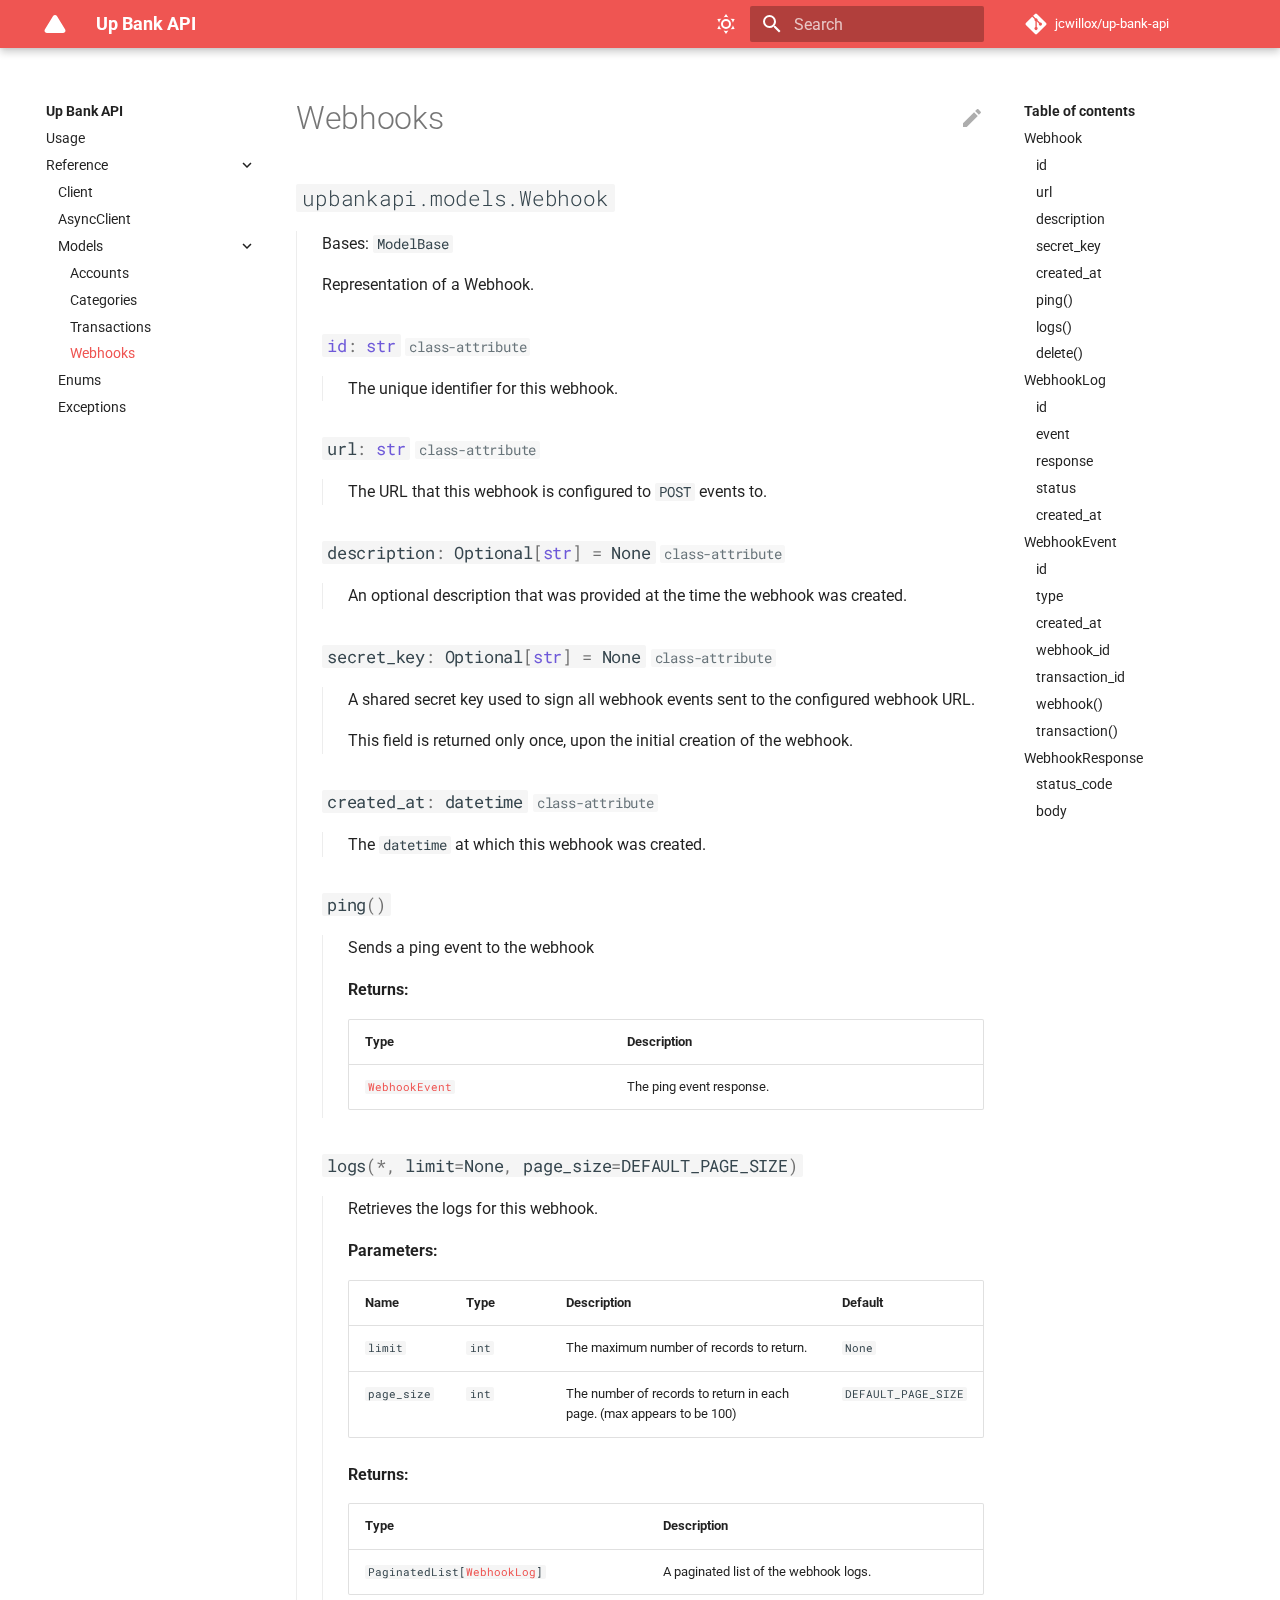
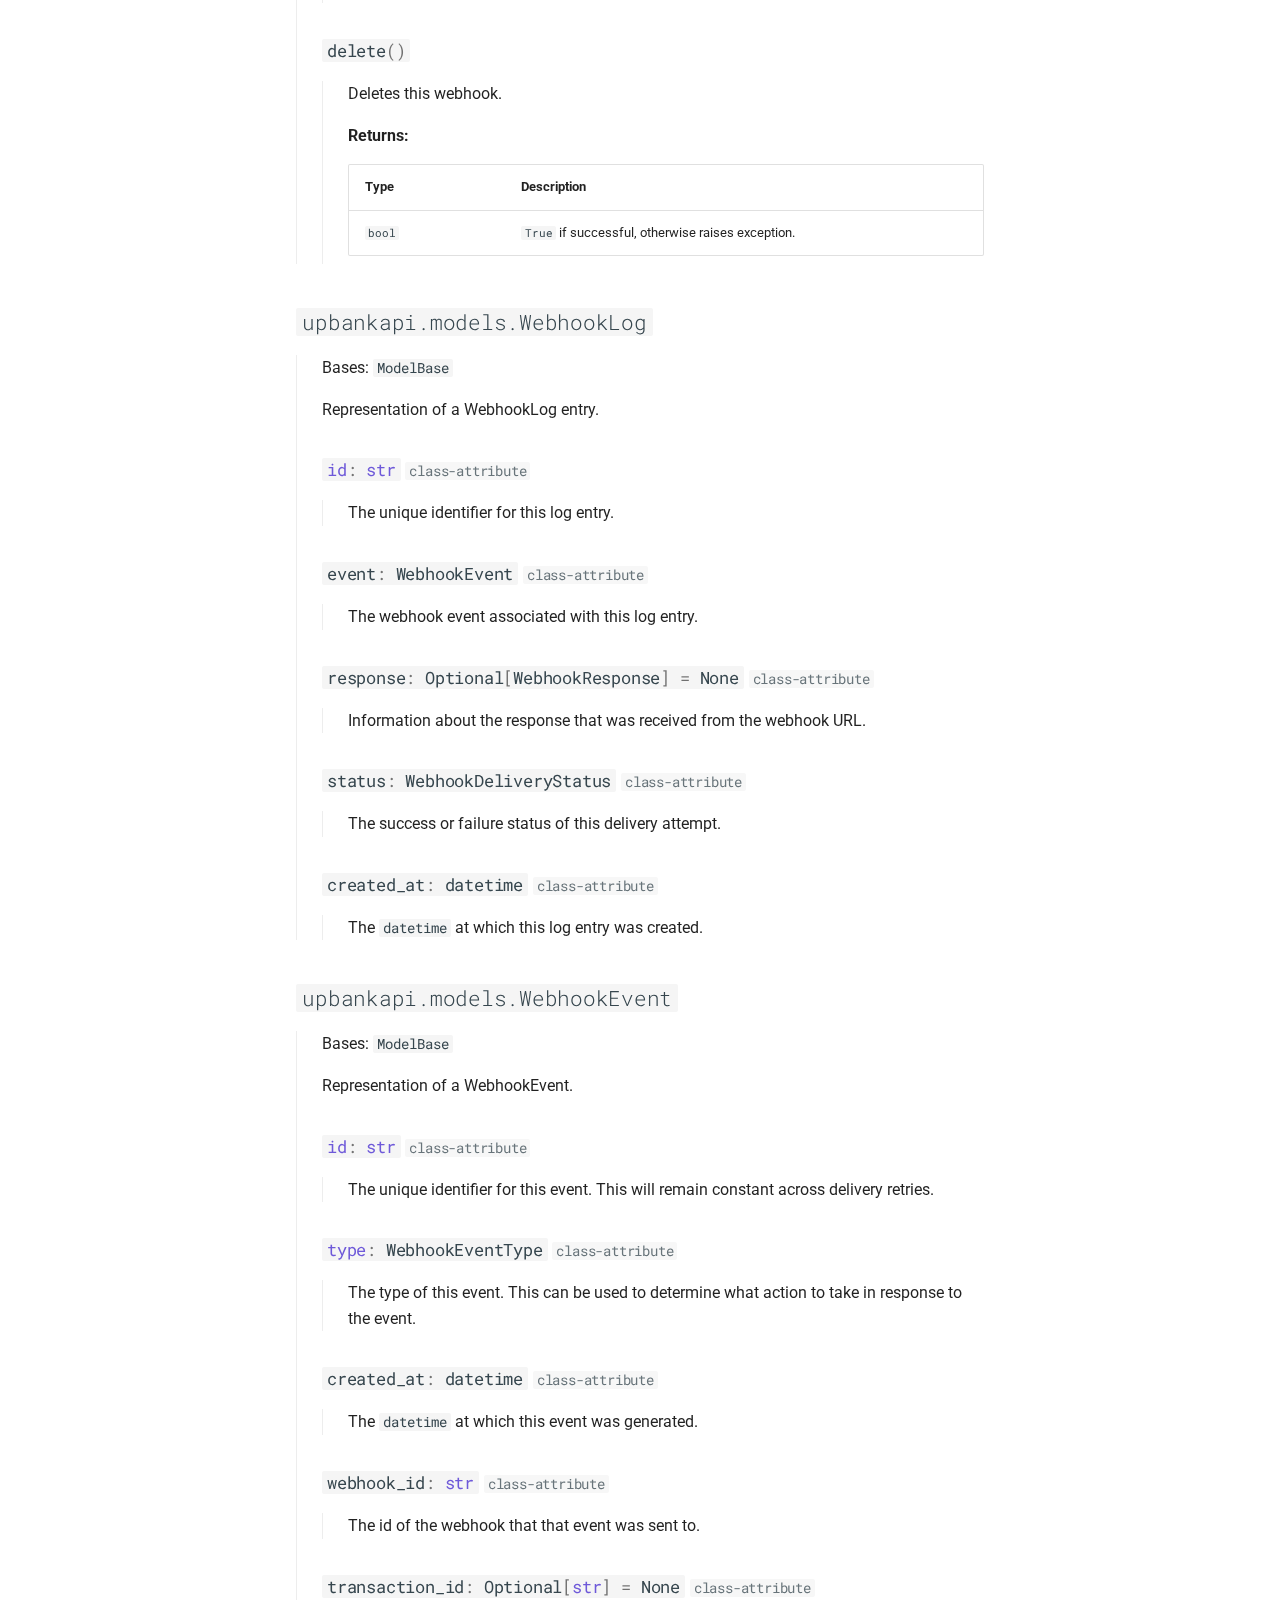
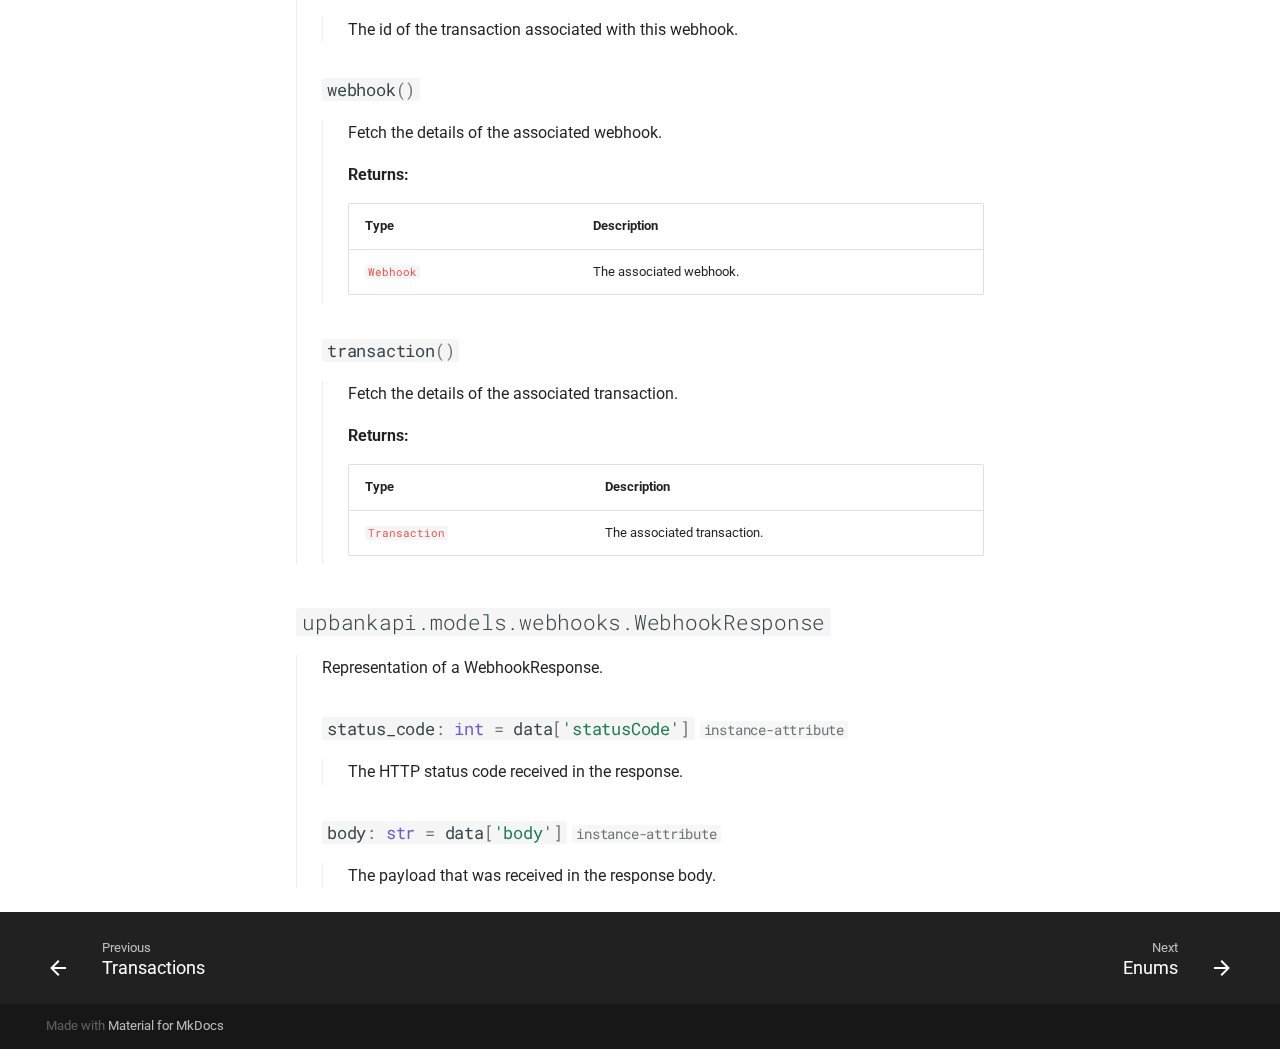
<file: reference/models/webhooks/index.html>
<!doctype html>
<html lang="en" class="no-js">
  <head>
    
      <meta charset="utf-8">
      <meta name="viewport" content="width=device-width,initial-scale=1">
      
        <meta name="description" content="💎 Fully typed Python client for (a)sync interaction with Up's banking API">
      
      
        <meta name="author" content="Joshua Cowie-Willox">
      
      
        <link rel="canonical" href="https://jcwillox.github.io/up-bank-api/reference/models/webhooks/">
      
      <link rel="icon" href="../../../assets/images/favicon.png">
      <meta name="generator" content="mkdocs-1.3.1, mkdocs-material-8.5.3">
    
    
      
        <title>Webhooks - Up Bank API</title>
      
    
    
      <link rel="stylesheet" href="../../../assets/stylesheets/main.7a952b86.min.css">
      
        
        <link rel="stylesheet" href="../../../assets/stylesheets/palette.cbb835fc.min.css">
        
      
      

    
    
    
      
        
        
        <link rel="preconnect" href="https://fonts.gstatic.com" crossorigin>
        <link rel="stylesheet" href="https://fonts.googleapis.com/css?family=Roboto:300,300i,400,400i,700,700i%7CRoboto+Mono:400,400i,700,700i&display=fallback">
        <style>:root{--md-text-font:"Roboto";--md-code-font:"Roboto Mono"}</style>
      
    
    
      <link rel="stylesheet" href="../../../assets/_mkdocstrings.css">
    
      <link rel="stylesheet" href="../../../stylesheets/extra.css">
    
    <script>__md_scope=new URL("../../..",location),__md_hash=e=>[...e].reduce((e,_)=>(e<<5)-e+_.charCodeAt(0),0),__md_get=(e,_=localStorage,t=__md_scope)=>JSON.parse(_.getItem(t.pathname+"."+e)),__md_set=(e,_,t=localStorage,a=__md_scope)=>{try{t.setItem(a.pathname+"."+e,JSON.stringify(_))}catch(e){}}</script>
    
      

    
    
    
  </head>
  
  
    
    
      
    
    
    
    
    <body dir="ltr" data-md-color-scheme="default" data-md-color-primary="red" data-md-color-accent="yellow">
  
    
    
      <script>var palette=__md_get("__palette");if(palette&&"object"==typeof palette.color)for(var key of Object.keys(palette.color))document.body.setAttribute("data-md-color-"+key,palette.color[key])</script>
    
    <input class="md-toggle" data-md-toggle="drawer" type="checkbox" id="__drawer" autocomplete="off">
    <input class="md-toggle" data-md-toggle="search" type="checkbox" id="__search" autocomplete="off">
    <label class="md-overlay" for="__drawer"></label>
    <div data-md-component="skip">
      
        
        <a href="#upbankapi.models.Webhook" class="md-skip">
          Skip to content
        </a>
      
    </div>
    <div data-md-component="announce">
      
    </div>
    
    
      

<header class="md-header" data-md-component="header">
  <nav class="md-header__inner md-grid" aria-label="Header">
    <a href="../../.." title="Up Bank API" class="md-header__button md-logo" aria-label="Up Bank API" data-md-component="logo">
      
  
  <svg xmlns="http://www.w3.org/2000/svg" viewBox="0 0 384 512"><!--! Font Awesome Free 6.2.0 by @fontawesome - https://fontawesome.com License - https://fontawesome.com/license/free (Icons: CC BY 4.0, Fonts: SIL OFL 1.1, Code: MIT License) Copyright 2022 Fonticons, Inc.--><path d="M73 39c-14.8-9.1-33.4-9.4-48.5-.9S0 62.6 0 80v352c0 17.4 9.4 33.4 24.5 41.9S58.2 482 73 473l288-176c14.3-8.7 23-24.2 23-41s-8.7-32.2-23-41L73 39z"/></svg>

    </a>
    <label class="md-header__button md-icon" for="__drawer">
      <svg xmlns="http://www.w3.org/2000/svg" viewBox="0 0 24 24"><path d="M3 6h18v2H3V6m0 5h18v2H3v-2m0 5h18v2H3v-2Z"/></svg>
    </label>
    <div class="md-header__title" data-md-component="header-title">
      <div class="md-header__ellipsis">
        <div class="md-header__topic">
          <span class="md-ellipsis">
            Up Bank API
          </span>
        </div>
        <div class="md-header__topic" data-md-component="header-topic">
          <span class="md-ellipsis">
            
              Webhooks
            
          </span>
        </div>
      </div>
    </div>
    
      <form class="md-header__option" data-md-component="palette">
        
          
          
          <input class="md-option" data-md-color-media="(prefers-color-scheme: light)" data-md-color-scheme="default" data-md-color-primary="red" data-md-color-accent="yellow"  aria-label="Switch to dark mode"  type="radio" name="__palette" id="__palette_1">
          
            <label class="md-header__button md-icon" title="Switch to dark mode" for="__palette_2" hidden>
              <svg xmlns="http://www.w3.org/2000/svg" viewBox="0 0 24 24"><path d="M12 7a5 5 0 0 1 5 5 5 5 0 0 1-5 5 5 5 0 0 1-5-5 5 5 0 0 1 5-5m0 2a3 3 0 0 0-3 3 3 3 0 0 0 3 3 3 3 0 0 0 3-3 3 3 0 0 0-3-3m0-7 2.39 3.42C13.65 5.15 12.84 5 12 5c-.84 0-1.65.15-2.39.42L12 2M3.34 7l4.16-.35A7.2 7.2 0 0 0 5.94 8.5c-.44.74-.69 1.5-.83 2.29L3.34 7m.02 10 1.76-3.77a7.131 7.131 0 0 0 2.38 4.14L3.36 17M20.65 7l-1.77 3.79a7.023 7.023 0 0 0-2.38-4.15l4.15.36m-.01 10-4.14.36c.59-.51 1.12-1.14 1.54-1.86.42-.73.69-1.5.83-2.29L20.64 17M12 22l-2.41-3.44c.74.27 1.55.44 2.41.44.82 0 1.63-.17 2.37-.44L12 22Z"/></svg>
            </label>
          
        
          
          
          <input class="md-option" data-md-color-media="(prefers-color-scheme: dark)" data-md-color-scheme="slate" data-md-color-primary="red" data-md-color-accent="yellow"  aria-label="Switch to light mode"  type="radio" name="__palette" id="__palette_2">
          
            <label class="md-header__button md-icon" title="Switch to light mode" for="__palette_1" hidden>
              <svg xmlns="http://www.w3.org/2000/svg" viewBox="0 0 24 24"><path d="m17.75 4.09-2.53 1.94.91 3.06-2.63-1.81-2.63 1.81.91-3.06-2.53-1.94L12.44 4l1.06-3 1.06 3 3.19.09m3.5 6.91-1.64 1.25.59 1.98-1.7-1.17-1.7 1.17.59-1.98L15.75 11l2.06-.05L18.5 9l.69 1.95 2.06.05m-2.28 4.95c.83-.08 1.72 1.1 1.19 1.85-.32.45-.66.87-1.08 1.27C15.17 23 8.84 23 4.94 19.07c-3.91-3.9-3.91-10.24 0-14.14.4-.4.82-.76 1.27-1.08.75-.53 1.93.36 1.85 1.19-.27 2.86.69 5.83 2.89 8.02a9.96 9.96 0 0 0 8.02 2.89m-1.64 2.02a12.08 12.08 0 0 1-7.8-3.47c-2.17-2.19-3.33-5-3.49-7.82-2.81 3.14-2.7 7.96.31 10.98 3.02 3.01 7.84 3.12 10.98.31Z"/></svg>
            </label>
          
        
      </form>
    
    
    
      <label class="md-header__button md-icon" for="__search">
        <svg xmlns="http://www.w3.org/2000/svg" viewBox="0 0 24 24"><path d="M9.5 3A6.5 6.5 0 0 1 16 9.5c0 1.61-.59 3.09-1.56 4.23l.27.27h.79l5 5-1.5 1.5-5-5v-.79l-.27-.27A6.516 6.516 0 0 1 9.5 16 6.5 6.5 0 0 1 3 9.5 6.5 6.5 0 0 1 9.5 3m0 2C7 5 5 7 5 9.5S7 14 9.5 14 14 12 14 9.5 12 5 9.5 5Z"/></svg>
      </label>
      <div class="md-search" data-md-component="search" role="dialog">
  <label class="md-search__overlay" for="__search"></label>
  <div class="md-search__inner" role="search">
    <form class="md-search__form" name="search">
      <input type="text" class="md-search__input" name="query" aria-label="Search" placeholder="Search" autocapitalize="off" autocorrect="off" autocomplete="off" spellcheck="false" data-md-component="search-query" required>
      <label class="md-search__icon md-icon" for="__search">
        <svg xmlns="http://www.w3.org/2000/svg" viewBox="0 0 24 24"><path d="M9.5 3A6.5 6.5 0 0 1 16 9.5c0 1.61-.59 3.09-1.56 4.23l.27.27h.79l5 5-1.5 1.5-5-5v-.79l-.27-.27A6.516 6.516 0 0 1 9.5 16 6.5 6.5 0 0 1 3 9.5 6.5 6.5 0 0 1 9.5 3m0 2C7 5 5 7 5 9.5S7 14 9.5 14 14 12 14 9.5 12 5 9.5 5Z"/></svg>
        <svg xmlns="http://www.w3.org/2000/svg" viewBox="0 0 24 24"><path d="M20 11v2H8l5.5 5.5-1.42 1.42L4.16 12l7.92-7.92L13.5 5.5 8 11h12Z"/></svg>
      </label>
      <nav class="md-search__options" aria-label="Search">
        
        <button type="reset" class="md-search__icon md-icon" title="Clear" aria-label="Clear" tabindex="-1">
          <svg xmlns="http://www.w3.org/2000/svg" viewBox="0 0 24 24"><path d="M19 6.41 17.59 5 12 10.59 6.41 5 5 6.41 10.59 12 5 17.59 6.41 19 12 13.41 17.59 19 19 17.59 13.41 12 19 6.41Z"/></svg>
        </button>
      </nav>
      
    </form>
    <div class="md-search__output">
      <div class="md-search__scrollwrap" data-md-scrollfix>
        <div class="md-search-result" data-md-component="search-result">
          <div class="md-search-result__meta">
            Initializing search
          </div>
          <ol class="md-search-result__list"></ol>
        </div>
      </div>
    </div>
  </div>
</div>
    
    
      <div class="md-header__source">
        <a href="https://github.com/jcwillox/up-bank-api" title="Go to repository" class="md-source" data-md-component="source">
  <div class="md-source__icon md-icon">
    
    <svg xmlns="http://www.w3.org/2000/svg" viewBox="0 0 448 512"><!--! Font Awesome Free 6.2.0 by @fontawesome - https://fontawesome.com License - https://fontawesome.com/license/free (Icons: CC BY 4.0, Fonts: SIL OFL 1.1, Code: MIT License) Copyright 2022 Fonticons, Inc.--><path d="M439.55 236.05 244 40.45a28.87 28.87 0 0 0-40.81 0l-40.66 40.63 51.52 51.52c27.06-9.14 52.68 16.77 43.39 43.68l49.66 49.66c34.23-11.8 61.18 31 35.47 56.69-26.49 26.49-70.21-2.87-56-37.34L240.22 199v121.85c25.3 12.54 22.26 41.85 9.08 55a34.34 34.34 0 0 1-48.55 0c-17.57-17.6-11.07-46.91 11.25-56v-123c-20.8-8.51-24.6-30.74-18.64-45L142.57 101 8.45 235.14a28.86 28.86 0 0 0 0 40.81l195.61 195.6a28.86 28.86 0 0 0 40.8 0l194.69-194.69a28.86 28.86 0 0 0 0-40.81z"/></svg>
  </div>
  <div class="md-source__repository">
    jcwillox/up-bank-api
  </div>
</a>
      </div>
    
  </nav>
  
</header>
    
    <div class="md-container" data-md-component="container">
      
      
        
          
        
      
      <main class="md-main" data-md-component="main">
        <div class="md-main__inner md-grid">
          
            
              
              <div class="md-sidebar md-sidebar--primary" data-md-component="sidebar" data-md-type="navigation" >
                <div class="md-sidebar__scrollwrap">
                  <div class="md-sidebar__inner">
                    


<nav class="md-nav md-nav--primary" aria-label="Navigation" data-md-level="0">
  <label class="md-nav__title" for="__drawer">
    <a href="../../.." title="Up Bank API" class="md-nav__button md-logo" aria-label="Up Bank API" data-md-component="logo">
      
  
  <svg xmlns="http://www.w3.org/2000/svg" viewBox="0 0 384 512"><!--! Font Awesome Free 6.2.0 by @fontawesome - https://fontawesome.com License - https://fontawesome.com/license/free (Icons: CC BY 4.0, Fonts: SIL OFL 1.1, Code: MIT License) Copyright 2022 Fonticons, Inc.--><path d="M73 39c-14.8-9.1-33.4-9.4-48.5-.9S0 62.6 0 80v352c0 17.4 9.4 33.4 24.5 41.9S58.2 482 73 473l288-176c14.3-8.7 23-24.2 23-41s-8.7-32.2-23-41L73 39z"/></svg>

    </a>
    Up Bank API
  </label>
  
    <div class="md-nav__source">
      <a href="https://github.com/jcwillox/up-bank-api" title="Go to repository" class="md-source" data-md-component="source">
  <div class="md-source__icon md-icon">
    
    <svg xmlns="http://www.w3.org/2000/svg" viewBox="0 0 448 512"><!--! Font Awesome Free 6.2.0 by @fontawesome - https://fontawesome.com License - https://fontawesome.com/license/free (Icons: CC BY 4.0, Fonts: SIL OFL 1.1, Code: MIT License) Copyright 2022 Fonticons, Inc.--><path d="M439.55 236.05 244 40.45a28.87 28.87 0 0 0-40.81 0l-40.66 40.63 51.52 51.52c27.06-9.14 52.68 16.77 43.39 43.68l49.66 49.66c34.23-11.8 61.18 31 35.47 56.69-26.49 26.49-70.21-2.87-56-37.34L240.22 199v121.85c25.3 12.54 22.26 41.85 9.08 55a34.34 34.34 0 0 1-48.55 0c-17.57-17.6-11.07-46.91 11.25-56v-123c-20.8-8.51-24.6-30.74-18.64-45L142.57 101 8.45 235.14a28.86 28.86 0 0 0 0 40.81l195.61 195.6a28.86 28.86 0 0 0 40.8 0l194.69-194.69a28.86 28.86 0 0 0 0-40.81z"/></svg>
  </div>
  <div class="md-source__repository">
    jcwillox/up-bank-api
  </div>
</a>
    </div>
  
  <ul class="md-nav__list" data-md-scrollfix>
    
      
      
      

  
  
  
    <li class="md-nav__item">
      <a href="../../.." class="md-nav__link">
        Usage
      </a>
    </li>
  

    
      
      
      

  
  
    
  
  
    
    <li class="md-nav__item md-nav__item--active md-nav__item--nested">
      
      
        <input class="md-nav__toggle md-toggle" data-md-toggle="__nav_2" type="checkbox" id="__nav_2" checked>
      
      
      
      
        <label class="md-nav__link" for="__nav_2">
          Reference
          <span class="md-nav__icon md-icon"></span>
        </label>
      
      <nav class="md-nav" aria-label="Reference" data-md-level="1">
        <label class="md-nav__title" for="__nav_2">
          <span class="md-nav__icon md-icon"></span>
          Reference
        </label>
        <ul class="md-nav__list" data-md-scrollfix>
          
            
              
  
  
  
    <li class="md-nav__item">
      <a href="../../client/" class="md-nav__link">
        Client
      </a>
    </li>
  

            
          
            
              
  
  
  
    <li class="md-nav__item">
      <a href="../../async_client/" class="md-nav__link">
        AsyncClient
      </a>
    </li>
  

            
          
            
              
  
  
    
  
  
    
    <li class="md-nav__item md-nav__item--active md-nav__item--nested">
      
      
        <input class="md-nav__toggle md-toggle" data-md-toggle="__nav_2_3" type="checkbox" id="__nav_2_3" checked>
      
      
      
      
        <label class="md-nav__link" for="__nav_2_3">
          Models
          <span class="md-nav__icon md-icon"></span>
        </label>
      
      <nav class="md-nav" aria-label="Models" data-md-level="2">
        <label class="md-nav__title" for="__nav_2_3">
          <span class="md-nav__icon md-icon"></span>
          Models
        </label>
        <ul class="md-nav__list" data-md-scrollfix>
          
            
              
  
  
  
    <li class="md-nav__item">
      <a href="../accounts/" class="md-nav__link">
        Accounts
      </a>
    </li>
  

            
          
            
              
  
  
  
    <li class="md-nav__item">
      <a href="../categories/" class="md-nav__link">
        Categories
      </a>
    </li>
  

            
          
            
              
  
  
  
    <li class="md-nav__item">
      <a href="../transactions/" class="md-nav__link">
        Transactions
      </a>
    </li>
  

            
          
            
              
  
  
    
  
  
    <li class="md-nav__item md-nav__item--active">
      
      <input class="md-nav__toggle md-toggle" data-md-toggle="toc" type="checkbox" id="__toc">
      
      
      
        <label class="md-nav__link md-nav__link--active" for="__toc">
          Webhooks
          <span class="md-nav__icon md-icon"></span>
        </label>
      
      <a href="./" class="md-nav__link md-nav__link--active">
        Webhooks
      </a>
      
        

<nav class="md-nav md-nav--secondary" aria-label="Table of contents">
  
  
  
  
    <label class="md-nav__title" for="__toc">
      <span class="md-nav__icon md-icon"></span>
      Table of contents
    </label>
    <ul class="md-nav__list" data-md-component="toc" data-md-scrollfix>
      
        <li class="md-nav__item">
  <a href="#upbankapi.models.Webhook" class="md-nav__link">
    Webhook
  </a>
  
    <nav class="md-nav" aria-label="Webhook">
      <ul class="md-nav__list">
        
          <li class="md-nav__item">
  <a href="#upbankapi.models.webhooks.Webhook.id" class="md-nav__link">
    id
  </a>
  
</li>
        
          <li class="md-nav__item">
  <a href="#upbankapi.models.webhooks.Webhook.url" class="md-nav__link">
    url
  </a>
  
</li>
        
          <li class="md-nav__item">
  <a href="#upbankapi.models.webhooks.Webhook.description" class="md-nav__link">
    description
  </a>
  
</li>
        
          <li class="md-nav__item">
  <a href="#upbankapi.models.webhooks.Webhook.secret_key" class="md-nav__link">
    secret_key
  </a>
  
</li>
        
          <li class="md-nav__item">
  <a href="#upbankapi.models.webhooks.Webhook.created_at" class="md-nav__link">
    created_at
  </a>
  
</li>
        
          <li class="md-nav__item">
  <a href="#upbankapi.models.webhooks.Webhook.ping" class="md-nav__link">
    ping()
  </a>
  
</li>
        
          <li class="md-nav__item">
  <a href="#upbankapi.models.webhooks.Webhook.logs" class="md-nav__link">
    logs()
  </a>
  
</li>
        
          <li class="md-nav__item">
  <a href="#upbankapi.models.webhooks.Webhook.delete" class="md-nav__link">
    delete()
  </a>
  
</li>
        
          <li class="md-nav__item">
  <a href="#upbankapi.models.webhooks.Webhook.__repr__" class="md-nav__link">
    __repr__()
  </a>
  
</li>
        
      </ul>
    </nav>
  
</li>
      
        <li class="md-nav__item">
  <a href="#upbankapi.models.WebhookLog" class="md-nav__link">
    WebhookLog
  </a>
  
    <nav class="md-nav" aria-label="WebhookLog">
      <ul class="md-nav__list">
        
          <li class="md-nav__item">
  <a href="#upbankapi.models.webhooks.WebhookLog.id" class="md-nav__link">
    id
  </a>
  
</li>
        
          <li class="md-nav__item">
  <a href="#upbankapi.models.webhooks.WebhookLog.event" class="md-nav__link">
    event
  </a>
  
</li>
        
          <li class="md-nav__item">
  <a href="#upbankapi.models.webhooks.WebhookLog.response" class="md-nav__link">
    response
  </a>
  
</li>
        
          <li class="md-nav__item">
  <a href="#upbankapi.models.webhooks.WebhookLog.status" class="md-nav__link">
    status
  </a>
  
</li>
        
          <li class="md-nav__item">
  <a href="#upbankapi.models.webhooks.WebhookLog.created_at" class="md-nav__link">
    created_at
  </a>
  
</li>
        
          <li class="md-nav__item">
  <a href="#upbankapi.models.webhooks.WebhookLog.__repr__" class="md-nav__link">
    __repr__()
  </a>
  
</li>
        
      </ul>
    </nav>
  
</li>
      
        <li class="md-nav__item">
  <a href="#upbankapi.models.WebhookEvent" class="md-nav__link">
    WebhookEvent
  </a>
  
    <nav class="md-nav" aria-label="WebhookEvent">
      <ul class="md-nav__list">
        
          <li class="md-nav__item">
  <a href="#upbankapi.models.webhooks.WebhookEvent.id" class="md-nav__link">
    id
  </a>
  
</li>
        
          <li class="md-nav__item">
  <a href="#upbankapi.models.webhooks.WebhookEvent.type" class="md-nav__link">
    type
  </a>
  
</li>
        
          <li class="md-nav__item">
  <a href="#upbankapi.models.webhooks.WebhookEvent.created_at" class="md-nav__link">
    created_at
  </a>
  
</li>
        
          <li class="md-nav__item">
  <a href="#upbankapi.models.webhooks.WebhookEvent.webhook_id" class="md-nav__link">
    webhook_id
  </a>
  
</li>
        
          <li class="md-nav__item">
  <a href="#upbankapi.models.webhooks.WebhookEvent.transaction_id" class="md-nav__link">
    transaction_id
  </a>
  
</li>
        
          <li class="md-nav__item">
  <a href="#upbankapi.models.webhooks.WebhookEvent.webhook" class="md-nav__link">
    webhook()
  </a>
  
</li>
        
          <li class="md-nav__item">
  <a href="#upbankapi.models.webhooks.WebhookEvent.transaction" class="md-nav__link">
    transaction()
  </a>
  
</li>
        
          <li class="md-nav__item">
  <a href="#upbankapi.models.webhooks.WebhookEvent.__repr__" class="md-nav__link">
    __repr__()
  </a>
  
</li>
        
      </ul>
    </nav>
  
</li>
      
        <li class="md-nav__item">
  <a href="#upbankapi.models.webhooks.WebhookResponse" class="md-nav__link">
    WebhookResponse
  </a>
  
    <nav class="md-nav" aria-label="WebhookResponse">
      <ul class="md-nav__list">
        
          <li class="md-nav__item">
  <a href="#upbankapi.models.webhooks.WebhookResponse.status_code" class="md-nav__link">
    status_code
  </a>
  
</li>
        
          <li class="md-nav__item">
  <a href="#upbankapi.models.webhooks.WebhookResponse.body" class="md-nav__link">
    body
  </a>
  
</li>
        
      </ul>
    </nav>
  
</li>
      
    </ul>
  
</nav>
      
    </li>
  

            
          
        </ul>
      </nav>
    </li>
  

            
          
            
              
  
  
  
    <li class="md-nav__item">
      <a href="../../enums/" class="md-nav__link">
        Enums
      </a>
    </li>
  

            
          
            
              
  
  
  
    <li class="md-nav__item">
      <a href="../../exceptions/" class="md-nav__link">
        Exceptions
      </a>
    </li>
  

            
          
        </ul>
      </nav>
    </li>
  

    
  </ul>
</nav>
                  </div>
                </div>
              </div>
            
            
              
              <div class="md-sidebar md-sidebar--secondary" data-md-component="sidebar" data-md-type="toc" >
                <div class="md-sidebar__scrollwrap">
                  <div class="md-sidebar__inner">
                    

<nav class="md-nav md-nav--secondary" aria-label="Table of contents">
  
  
  
  
    <label class="md-nav__title" for="__toc">
      <span class="md-nav__icon md-icon"></span>
      Table of contents
    </label>
    <ul class="md-nav__list" data-md-component="toc" data-md-scrollfix>
      
        <li class="md-nav__item">
  <a href="#upbankapi.models.Webhook" class="md-nav__link">
    Webhook
  </a>
  
    <nav class="md-nav" aria-label="Webhook">
      <ul class="md-nav__list">
        
          <li class="md-nav__item">
  <a href="#upbankapi.models.webhooks.Webhook.id" class="md-nav__link">
    id
  </a>
  
</li>
        
          <li class="md-nav__item">
  <a href="#upbankapi.models.webhooks.Webhook.url" class="md-nav__link">
    url
  </a>
  
</li>
        
          <li class="md-nav__item">
  <a href="#upbankapi.models.webhooks.Webhook.description" class="md-nav__link">
    description
  </a>
  
</li>
        
          <li class="md-nav__item">
  <a href="#upbankapi.models.webhooks.Webhook.secret_key" class="md-nav__link">
    secret_key
  </a>
  
</li>
        
          <li class="md-nav__item">
  <a href="#upbankapi.models.webhooks.Webhook.created_at" class="md-nav__link">
    created_at
  </a>
  
</li>
        
          <li class="md-nav__item">
  <a href="#upbankapi.models.webhooks.Webhook.ping" class="md-nav__link">
    ping()
  </a>
  
</li>
        
          <li class="md-nav__item">
  <a href="#upbankapi.models.webhooks.Webhook.logs" class="md-nav__link">
    logs()
  </a>
  
</li>
        
          <li class="md-nav__item">
  <a href="#upbankapi.models.webhooks.Webhook.delete" class="md-nav__link">
    delete()
  </a>
  
</li>
        
          <li class="md-nav__item">
  <a href="#upbankapi.models.webhooks.Webhook.__repr__" class="md-nav__link">
    __repr__()
  </a>
  
</li>
        
      </ul>
    </nav>
  
</li>
      
        <li class="md-nav__item">
  <a href="#upbankapi.models.WebhookLog" class="md-nav__link">
    WebhookLog
  </a>
  
    <nav class="md-nav" aria-label="WebhookLog">
      <ul class="md-nav__list">
        
          <li class="md-nav__item">
  <a href="#upbankapi.models.webhooks.WebhookLog.id" class="md-nav__link">
    id
  </a>
  
</li>
        
          <li class="md-nav__item">
  <a href="#upbankapi.models.webhooks.WebhookLog.event" class="md-nav__link">
    event
  </a>
  
</li>
        
          <li class="md-nav__item">
  <a href="#upbankapi.models.webhooks.WebhookLog.response" class="md-nav__link">
    response
  </a>
  
</li>
        
          <li class="md-nav__item">
  <a href="#upbankapi.models.webhooks.WebhookLog.status" class="md-nav__link">
    status
  </a>
  
</li>
        
          <li class="md-nav__item">
  <a href="#upbankapi.models.webhooks.WebhookLog.created_at" class="md-nav__link">
    created_at
  </a>
  
</li>
        
          <li class="md-nav__item">
  <a href="#upbankapi.models.webhooks.WebhookLog.__repr__" class="md-nav__link">
    __repr__()
  </a>
  
</li>
        
      </ul>
    </nav>
  
</li>
      
        <li class="md-nav__item">
  <a href="#upbankapi.models.WebhookEvent" class="md-nav__link">
    WebhookEvent
  </a>
  
    <nav class="md-nav" aria-label="WebhookEvent">
      <ul class="md-nav__list">
        
          <li class="md-nav__item">
  <a href="#upbankapi.models.webhooks.WebhookEvent.id" class="md-nav__link">
    id
  </a>
  
</li>
        
          <li class="md-nav__item">
  <a href="#upbankapi.models.webhooks.WebhookEvent.type" class="md-nav__link">
    type
  </a>
  
</li>
        
          <li class="md-nav__item">
  <a href="#upbankapi.models.webhooks.WebhookEvent.created_at" class="md-nav__link">
    created_at
  </a>
  
</li>
        
          <li class="md-nav__item">
  <a href="#upbankapi.models.webhooks.WebhookEvent.webhook_id" class="md-nav__link">
    webhook_id
  </a>
  
</li>
        
          <li class="md-nav__item">
  <a href="#upbankapi.models.webhooks.WebhookEvent.transaction_id" class="md-nav__link">
    transaction_id
  </a>
  
</li>
        
          <li class="md-nav__item">
  <a href="#upbankapi.models.webhooks.WebhookEvent.webhook" class="md-nav__link">
    webhook()
  </a>
  
</li>
        
          <li class="md-nav__item">
  <a href="#upbankapi.models.webhooks.WebhookEvent.transaction" class="md-nav__link">
    transaction()
  </a>
  
</li>
        
          <li class="md-nav__item">
  <a href="#upbankapi.models.webhooks.WebhookEvent.__repr__" class="md-nav__link">
    __repr__()
  </a>
  
</li>
        
      </ul>
    </nav>
  
</li>
      
        <li class="md-nav__item">
  <a href="#upbankapi.models.webhooks.WebhookResponse" class="md-nav__link">
    WebhookResponse
  </a>
  
    <nav class="md-nav" aria-label="WebhookResponse">
      <ul class="md-nav__list">
        
          <li class="md-nav__item">
  <a href="#upbankapi.models.webhooks.WebhookResponse.status_code" class="md-nav__link">
    status_code
  </a>
  
</li>
        
          <li class="md-nav__item">
  <a href="#upbankapi.models.webhooks.WebhookResponse.body" class="md-nav__link">
    body
  </a>
  
</li>
        
      </ul>
    </nav>
  
</li>
      
    </ul>
  
</nav>
                  </div>
                </div>
              </div>
            
          
          
            <div class="md-content" data-md-component="content">
              <article class="md-content__inner md-typeset">
                
                  

  <a href="https://github.com/jcwillox/up-bank-api/edit/main/docs/reference/models/webhooks.md" title="Edit this page" class="md-content__button md-icon">
    
    <svg xmlns="http://www.w3.org/2000/svg" viewBox="0 0 24 24"><path d="M20.71 7.04c.39-.39.39-1.04 0-1.41l-2.34-2.34c-.37-.39-1.02-.39-1.41 0l-1.84 1.83 3.75 3.75M3 17.25V21h3.75L17.81 9.93l-3.75-3.75L3 17.25Z"/></svg>
  </a>


  <h1>Webhooks</h1>

<div class="doc doc-object doc-class">



<h2 id="upbankapi.models.Webhook" class="doc doc-heading">
        <code>upbankapi.models.Webhook</code>


<a href="#upbankapi.models.Webhook" class="headerlink" title="Permanent link">#</a></h2>


  <div class="doc doc-contents first">
      <p class="doc doc-class-bases">
        Bases: <code><span title="upbankapi.models.common.ModelBase">ModelBase</span></code></p>

  
      <p>Representation of a Webhook.</p>



  

  <div class="doc doc-children">







<div class="doc doc-object doc-attribute">



<h3 id="upbankapi.models.webhooks.Webhook.id" class="doc doc-heading">
<code class="highlight language-python"><span class="nb">id</span><span class="p">:</span> <span class="nb">str</span></code>
  
  <span class="doc doc-labels">
      <small class="doc doc-label doc-label-class-attribute"><code>class-attribute</code></small>
  </span>

<a href="#upbankapi.models.webhooks.Webhook.id" class="headerlink" title="Permanent link">#</a></h3>


  <div class="doc doc-contents ">
  
      <p>The unique identifier for this webhook.</p>
  </div>

</div>

<div class="doc doc-object doc-attribute">



<h3 id="upbankapi.models.webhooks.Webhook.url" class="doc doc-heading">
<code class="highlight language-python"><span class="n">url</span><span class="p">:</span> <span class="nb">str</span></code>
  
  <span class="doc doc-labels">
      <small class="doc doc-label doc-label-class-attribute"><code>class-attribute</code></small>
  </span>

<a href="#upbankapi.models.webhooks.Webhook.url" class="headerlink" title="Permanent link">#</a></h3>


  <div class="doc doc-contents ">
  
      <p>The URL that this webhook is configured to <code>POST</code> events to.</p>
  </div>

</div>

<div class="doc doc-object doc-attribute">



<h3 id="upbankapi.models.webhooks.Webhook.description" class="doc doc-heading">
<code class="highlight language-python"><span class="n">description</span><span class="p">:</span> <span class="n">Optional</span><span class="p">[</span><span class="nb">str</span><span class="p">]</span> <span class="o">=</span> <span class="kc">None</span></code>
  
  <span class="doc doc-labels">
      <small class="doc doc-label doc-label-class-attribute"><code>class-attribute</code></small>
  </span>

<a href="#upbankapi.models.webhooks.Webhook.description" class="headerlink" title="Permanent link">#</a></h3>


  <div class="doc doc-contents ">
  
      <p>An optional description that was provided at the time the webhook was created.</p>
  </div>

</div>

<div class="doc doc-object doc-attribute">



<h3 id="upbankapi.models.webhooks.Webhook.secret_key" class="doc doc-heading">
<code class="highlight language-python"><span class="n">secret_key</span><span class="p">:</span> <span class="n">Optional</span><span class="p">[</span><span class="nb">str</span><span class="p">]</span> <span class="o">=</span> <span class="kc">None</span></code>
  
  <span class="doc doc-labels">
      <small class="doc doc-label doc-label-class-attribute"><code>class-attribute</code></small>
  </span>

<a href="#upbankapi.models.webhooks.Webhook.secret_key" class="headerlink" title="Permanent link">#</a></h3>


  <div class="doc doc-contents ">
  
      <p>A shared secret key used to sign all webhook events sent to the configured webhook URL.</p>
<p>This field is returned only once, upon the initial creation of the webhook.</p>
  </div>

</div>

<div class="doc doc-object doc-attribute">



<h3 id="upbankapi.models.webhooks.Webhook.created_at" class="doc doc-heading">
<code class="highlight language-python"><span class="n">created_at</span><span class="p">:</span> <span class="n">datetime</span></code>
  
  <span class="doc doc-labels">
      <small class="doc doc-label doc-label-class-attribute"><code>class-attribute</code></small>
  </span>

<a href="#upbankapi.models.webhooks.Webhook.created_at" class="headerlink" title="Permanent link">#</a></h3>


  <div class="doc doc-contents ">
  
      <p>The <code>datetime</code> at which this webhook was created.</p>
  </div>

</div>



<div class="doc doc-object doc-function">



<h3 id="upbankapi.models.webhooks.Webhook.ping" class="doc doc-heading">
<code class="highlight language-python"><span class="n">ping</span><span class="p">()</span></code>

<a href="#upbankapi.models.webhooks.Webhook.ping" class="headerlink" title="Permanent link">#</a></h3>


  <div class="doc doc-contents ">
  
      <p>Sends a ping event to the webhook</p>

  <p><strong>Returns:</strong></p>
  <table>
    <thead>
      <tr>
        <th>Type</th>
        <th>Description</th>
      </tr>
    </thead>
    <tbody>
        <tr>
          <td>
                <code><a class="autorefs autorefs-internal" title="upbankapi.models.webhooks.WebhookEvent" href="#upbankapi.models.WebhookEvent">WebhookEvent</a></code>
          </td>
          <td><p>The ping event response.</p></td>
        </tr>
    </tbody>
  </table>

  </div>

</div>

<div class="doc doc-object doc-function">



<h3 id="upbankapi.models.webhooks.Webhook.logs" class="doc doc-heading">
<code class="highlight language-python"><span class="n">logs</span><span class="p">(</span><span class="o">*</span><span class="p">,</span> <span class="n">limit</span><span class="o">=</span><span class="kc">None</span><span class="p">,</span> <span class="n">page_size</span><span class="o">=</span><span class="n">DEFAULT_PAGE_SIZE</span><span class="p">)</span></code>

<a href="#upbankapi.models.webhooks.Webhook.logs" class="headerlink" title="Permanent link">#</a></h3>


  <div class="doc doc-contents ">
  
      <p>Retrieves the logs for this webhook.</p>

  <p><strong>Parameters:</strong></p>
  <table>
    <thead>
      <tr>
        <th>Name</th>
        <th>Type</th>
        <th>Description</th>
        <th>Default</th>
      </tr>
    </thead>
    <tbody>
        <tr>
          <td><code>limit</code></td>
          <td>
                <code>int</code>
          </td>
          <td><p>The maximum number of records to return.</p></td>
          <td>
                <code>None</code>
          </td>
        </tr>
        <tr>
          <td><code>page_size</code></td>
          <td>
                <code>int</code>
          </td>
          <td><p>The number of records to return in each page. (max appears to be 100)</p></td>
          <td>
                <code>DEFAULT_PAGE_SIZE</code>
          </td>
        </tr>
    </tbody>
  </table>

  <p><strong>Returns:</strong></p>
  <table>
    <thead>
      <tr>
        <th>Type</th>
        <th>Description</th>
      </tr>
    </thead>
    <tbody>
        <tr>
          <td>
                <code><span title="upbankapi.models.pagination.PaginatedList">PaginatedList</span>[<a class="autorefs autorefs-internal" title="upbankapi.models.webhooks.WebhookLog" href="#upbankapi.models.WebhookLog">WebhookLog</a>]</code>
          </td>
          <td><p>A paginated list of the webhook logs.</p></td>
        </tr>
    </tbody>
  </table>

  </div>

</div>

<div class="doc doc-object doc-function">



<h3 id="upbankapi.models.webhooks.Webhook.delete" class="doc doc-heading">
<code class="highlight language-python"><span class="n">delete</span><span class="p">()</span></code>

<a href="#upbankapi.models.webhooks.Webhook.delete" class="headerlink" title="Permanent link">#</a></h3>


  <div class="doc doc-contents ">
  
      <p>Deletes this webhook.</p>

  <p><strong>Returns:</strong></p>
  <table>
    <thead>
      <tr>
        <th>Type</th>
        <th>Description</th>
      </tr>
    </thead>
    <tbody>
        <tr>
          <td>
                <code>bool</code>
          </td>
          <td><p><code>True</code> if successful, otherwise raises exception.</p></td>
        </tr>
    </tbody>
  </table>

  </div>

</div>

<div class="doc doc-object doc-function">



<h3 id="upbankapi.models.webhooks.Webhook.__repr__" class="doc doc-heading">
<code class="highlight language-python"><span class="fm">__repr__</span><span class="p">()</span></code>

<a href="#upbankapi.models.webhooks.Webhook.__repr__" class="headerlink" title="Permanent link">#</a></h3>


  <div class="doc doc-contents ">
  
      <p>Return the representation of the webhook.</p>

  </div>

</div>



  </div>

  </div>

</div>

<div class="doc doc-object doc-class">



<h2 id="upbankapi.models.WebhookLog" class="doc doc-heading">
        <code>upbankapi.models.WebhookLog</code>


<a href="#upbankapi.models.WebhookLog" class="headerlink" title="Permanent link">#</a></h2>


  <div class="doc doc-contents first">
      <p class="doc doc-class-bases">
        Bases: <code><span title="upbankapi.models.common.ModelBase">ModelBase</span></code></p>

  
      <p>Representation of a WebhookLog entry.</p>



  

  <div class="doc doc-children">







<div class="doc doc-object doc-attribute">



<h3 id="upbankapi.models.webhooks.WebhookLog.id" class="doc doc-heading">
<code class="highlight language-python"><span class="nb">id</span><span class="p">:</span> <span class="nb">str</span></code>
  
  <span class="doc doc-labels">
      <small class="doc doc-label doc-label-class-attribute"><code>class-attribute</code></small>
  </span>

<a href="#upbankapi.models.webhooks.WebhookLog.id" class="headerlink" title="Permanent link">#</a></h3>


  <div class="doc doc-contents ">
  
      <p>The unique identifier for this log entry.</p>
  </div>

</div>

<div class="doc doc-object doc-attribute">



<h3 id="upbankapi.models.webhooks.WebhookLog.event" class="doc doc-heading">
<code class="highlight language-python"><span class="n">event</span><span class="p">:</span> <span class="n">WebhookEvent</span></code>
  
  <span class="doc doc-labels">
      <small class="doc doc-label doc-label-class-attribute"><code>class-attribute</code></small>
  </span>

<a href="#upbankapi.models.webhooks.WebhookLog.event" class="headerlink" title="Permanent link">#</a></h3>


  <div class="doc doc-contents ">
  
      <p>The webhook event associated with this log entry.</p>
  </div>

</div>

<div class="doc doc-object doc-attribute">



<h3 id="upbankapi.models.webhooks.WebhookLog.response" class="doc doc-heading">
<code class="highlight language-python"><span class="n">response</span><span class="p">:</span> <span class="n">Optional</span><span class="p">[</span><span class="n">WebhookResponse</span><span class="p">]</span> <span class="o">=</span> <span class="kc">None</span></code>
  
  <span class="doc doc-labels">
      <small class="doc doc-label doc-label-class-attribute"><code>class-attribute</code></small>
  </span>

<a href="#upbankapi.models.webhooks.WebhookLog.response" class="headerlink" title="Permanent link">#</a></h3>


  <div class="doc doc-contents ">
  
      <p>Information about the response that was received from the webhook URL.</p>
  </div>

</div>

<div class="doc doc-object doc-attribute">



<h3 id="upbankapi.models.webhooks.WebhookLog.status" class="doc doc-heading">
<code class="highlight language-python"><span class="n">status</span><span class="p">:</span> <span class="n">WebhookDeliveryStatus</span></code>
  
  <span class="doc doc-labels">
      <small class="doc doc-label doc-label-class-attribute"><code>class-attribute</code></small>
  </span>

<a href="#upbankapi.models.webhooks.WebhookLog.status" class="headerlink" title="Permanent link">#</a></h3>


  <div class="doc doc-contents ">
  
      <p>The success or failure status of this delivery attempt.</p>
  </div>

</div>

<div class="doc doc-object doc-attribute">



<h3 id="upbankapi.models.webhooks.WebhookLog.created_at" class="doc doc-heading">
<code class="highlight language-python"><span class="n">created_at</span><span class="p">:</span> <span class="n">datetime</span></code>
  
  <span class="doc doc-labels">
      <small class="doc doc-label doc-label-class-attribute"><code>class-attribute</code></small>
  </span>

<a href="#upbankapi.models.webhooks.WebhookLog.created_at" class="headerlink" title="Permanent link">#</a></h3>


  <div class="doc doc-contents ">
  
      <p>The <code>datetime</code> at which this log entry was created.</p>
  </div>

</div>



<div class="doc doc-object doc-function">



<h3 id="upbankapi.models.webhooks.WebhookLog.__repr__" class="doc doc-heading">
<code class="highlight language-python"><span class="fm">__repr__</span><span class="p">()</span></code>

<a href="#upbankapi.models.webhooks.WebhookLog.__repr__" class="headerlink" title="Permanent link">#</a></h3>


  <div class="doc doc-contents ">
  
      <p>Return the representation of the webhook log.</p>

  </div>

</div>



  </div>

  </div>

</div>

<div class="doc doc-object doc-class">



<h2 id="upbankapi.models.WebhookEvent" class="doc doc-heading">
        <code>upbankapi.models.WebhookEvent</code>


<a href="#upbankapi.models.WebhookEvent" class="headerlink" title="Permanent link">#</a></h2>


  <div class="doc doc-contents first">
      <p class="doc doc-class-bases">
        Bases: <code><span title="upbankapi.models.common.ModelBase">ModelBase</span></code></p>

  
      <p>Representation of a WebhookEvent.</p>



  

  <div class="doc doc-children">







<div class="doc doc-object doc-attribute">



<h3 id="upbankapi.models.webhooks.WebhookEvent.id" class="doc doc-heading">
<code class="highlight language-python"><span class="nb">id</span><span class="p">:</span> <span class="nb">str</span></code>
  
  <span class="doc doc-labels">
      <small class="doc doc-label doc-label-class-attribute"><code>class-attribute</code></small>
  </span>

<a href="#upbankapi.models.webhooks.WebhookEvent.id" class="headerlink" title="Permanent link">#</a></h3>


  <div class="doc doc-contents ">
  
      <p>The unique identifier for this event. This will remain constant across delivery retries.</p>
  </div>

</div>

<div class="doc doc-object doc-attribute">



<h3 id="upbankapi.models.webhooks.WebhookEvent.type" class="doc doc-heading">
<code class="highlight language-python"><span class="nb">type</span><span class="p">:</span> <span class="n">WebhookEventType</span></code>
  
  <span class="doc doc-labels">
      <small class="doc doc-label doc-label-class-attribute"><code>class-attribute</code></small>
  </span>

<a href="#upbankapi.models.webhooks.WebhookEvent.type" class="headerlink" title="Permanent link">#</a></h3>


  <div class="doc doc-contents ">
  
      <p>The type of this event. This can be used to determine what action to take in response to the event.</p>
  </div>

</div>

<div class="doc doc-object doc-attribute">



<h3 id="upbankapi.models.webhooks.WebhookEvent.created_at" class="doc doc-heading">
<code class="highlight language-python"><span class="n">created_at</span><span class="p">:</span> <span class="n">datetime</span></code>
  
  <span class="doc doc-labels">
      <small class="doc doc-label doc-label-class-attribute"><code>class-attribute</code></small>
  </span>

<a href="#upbankapi.models.webhooks.WebhookEvent.created_at" class="headerlink" title="Permanent link">#</a></h3>


  <div class="doc doc-contents ">
  
      <p>The <code>datetime</code> at which this event was generated.</p>
  </div>

</div>

<div class="doc doc-object doc-attribute">



<h3 id="upbankapi.models.webhooks.WebhookEvent.webhook_id" class="doc doc-heading">
<code class="highlight language-python"><span class="n">webhook_id</span><span class="p">:</span> <span class="nb">str</span></code>
  
  <span class="doc doc-labels">
      <small class="doc doc-label doc-label-class-attribute"><code>class-attribute</code></small>
  </span>

<a href="#upbankapi.models.webhooks.WebhookEvent.webhook_id" class="headerlink" title="Permanent link">#</a></h3>


  <div class="doc doc-contents ">
  
      <p>The id of the webhook that that event was sent to.</p>
  </div>

</div>

<div class="doc doc-object doc-attribute">



<h3 id="upbankapi.models.webhooks.WebhookEvent.transaction_id" class="doc doc-heading">
<code class="highlight language-python"><span class="n">transaction_id</span><span class="p">:</span> <span class="n">Optional</span><span class="p">[</span><span class="nb">str</span><span class="p">]</span> <span class="o">=</span> <span class="kc">None</span></code>
  
  <span class="doc doc-labels">
      <small class="doc doc-label doc-label-class-attribute"><code>class-attribute</code></small>
  </span>

<a href="#upbankapi.models.webhooks.WebhookEvent.transaction_id" class="headerlink" title="Permanent link">#</a></h3>


  <div class="doc doc-contents ">
  
      <p>The id of the transaction associated with this webhook.</p>
  </div>

</div>



<div class="doc doc-object doc-function">



<h3 id="upbankapi.models.webhooks.WebhookEvent.webhook" class="doc doc-heading">
<code class="highlight language-python"><span class="n">webhook</span><span class="p">()</span></code>

<a href="#upbankapi.models.webhooks.WebhookEvent.webhook" class="headerlink" title="Permanent link">#</a></h3>


  <div class="doc doc-contents ">
  
      <p>Fetch the details of the associated webhook.</p>

  <p><strong>Returns:</strong></p>
  <table>
    <thead>
      <tr>
        <th>Type</th>
        <th>Description</th>
      </tr>
    </thead>
    <tbody>
        <tr>
          <td>
                <code><a class="autorefs autorefs-internal" title="upbankapi.models.webhooks.Webhook" href="#upbankapi.models.Webhook">Webhook</a></code>
          </td>
          <td><p>The associated webhook.</p></td>
        </tr>
    </tbody>
  </table>

  </div>

</div>

<div class="doc doc-object doc-function">



<h3 id="upbankapi.models.webhooks.WebhookEvent.transaction" class="doc doc-heading">
<code class="highlight language-python"><span class="n">transaction</span><span class="p">()</span></code>

<a href="#upbankapi.models.webhooks.WebhookEvent.transaction" class="headerlink" title="Permanent link">#</a></h3>


  <div class="doc doc-contents ">
  
      <p>Fetch the details of the associated transaction.</p>

  <p><strong>Returns:</strong></p>
  <table>
    <thead>
      <tr>
        <th>Type</th>
        <th>Description</th>
      </tr>
    </thead>
    <tbody>
        <tr>
          <td>
                <code><a class="autorefs autorefs-internal" title="upbankapi.models.transactions.Transaction" href="../transactions/#upbankapi.models.Transaction">Transaction</a></code>
          </td>
          <td><p>The associated transaction.</p></td>
        </tr>
    </tbody>
  </table>

  </div>

</div>

<div class="doc doc-object doc-function">



<h3 id="upbankapi.models.webhooks.WebhookEvent.__repr__" class="doc doc-heading">
<code class="highlight language-python"><span class="fm">__repr__</span><span class="p">()</span></code>

<a href="#upbankapi.models.webhooks.WebhookEvent.__repr__" class="headerlink" title="Permanent link">#</a></h3>


  <div class="doc doc-contents ">
  
      <p>Return the representation of the webhook event.</p>

  </div>

</div>



  </div>

  </div>

</div>

<div class="doc doc-object doc-class">



<h2 id="upbankapi.models.webhooks.WebhookResponse" class="doc doc-heading">
        <code>upbankapi.models.webhooks.WebhookResponse</code>


<a href="#upbankapi.models.webhooks.WebhookResponse" class="headerlink" title="Permanent link">#</a></h2>


  <div class="doc doc-contents first">

  
      <p>Representation of a WebhookResponse.</p>



  

  <div class="doc doc-children">







<div class="doc doc-object doc-attribute">



<h3 id="upbankapi.models.webhooks.WebhookResponse.status_code" class="doc doc-heading">
<code class="highlight language-python"><span class="n">status_code</span><span class="p">:</span> <span class="nb">int</span> <span class="o">=</span> <span class="n">data</span><span class="p">[</span><span class="s1">&#39;statusCode&#39;</span><span class="p">]</span></code>
  
  <span class="doc doc-labels">
      <small class="doc doc-label doc-label-instance-attribute"><code>instance-attribute</code></small>
  </span>

<a href="#upbankapi.models.webhooks.WebhookResponse.status_code" class="headerlink" title="Permanent link">#</a></h3>


  <div class="doc doc-contents ">
  
      <p>The HTTP status code received in the response.</p>
  </div>

</div>

<div class="doc doc-object doc-attribute">



<h3 id="upbankapi.models.webhooks.WebhookResponse.body" class="doc doc-heading">
<code class="highlight language-python"><span class="n">body</span><span class="p">:</span> <span class="nb">str</span> <span class="o">=</span> <span class="n">data</span><span class="p">[</span><span class="s1">&#39;body&#39;</span><span class="p">]</span></code>
  
  <span class="doc doc-labels">
      <small class="doc doc-label doc-label-instance-attribute"><code>instance-attribute</code></small>
  </span>

<a href="#upbankapi.models.webhooks.WebhookResponse.body" class="headerlink" title="Permanent link">#</a></h3>


  <div class="doc doc-contents ">
  
      <p>The payload that was received in the response body.</p>
  </div>

</div>





  </div>

  </div>

</div>





                
              </article>
            </div>
          
          
  <script>var tabs=__md_get("__tabs");if(Array.isArray(tabs))e:for(var set of document.querySelectorAll(".tabbed-set")){var tab,labels=set.querySelector(".tabbed-labels");for(tab of tabs)for(var label of labels.getElementsByTagName("label"))if(label.innerText.trim()===tab){var input=document.getElementById(label.htmlFor);input.checked=!0;continue e}}</script>

        </div>
        
          <a href="#" class="md-top md-icon" data-md-component="top" hidden>
            <svg xmlns="http://www.w3.org/2000/svg" viewBox="0 0 24 24"><path d="M13 20h-2V8l-5.5 5.5-1.42-1.42L12 4.16l7.92 7.92-1.42 1.42L13 8v12Z"/></svg>
            Back to top
          </a>
        
      </main>
      
        <footer class="md-footer">
  
    
    <nav class="md-footer__inner md-grid" aria-label="Footer" >
      
        
        <a href="../transactions/" class="md-footer__link md-footer__link--prev" aria-label="Previous: Transactions" rel="prev">
          <div class="md-footer__button md-icon">
            <svg xmlns="http://www.w3.org/2000/svg" viewBox="0 0 24 24"><path d="M20 11v2H8l5.5 5.5-1.42 1.42L4.16 12l7.92-7.92L13.5 5.5 8 11h12Z"/></svg>
          </div>
          <div class="md-footer__title">
            <div class="md-ellipsis">
              <span class="md-footer__direction">
                Previous
              </span>
              Transactions
            </div>
          </div>
        </a>
      
      
        
        <a href="../../enums/" class="md-footer__link md-footer__link--next" aria-label="Next: Enums" rel="next">
          <div class="md-footer__title">
            <div class="md-ellipsis">
              <span class="md-footer__direction">
                Next
              </span>
              Enums
            </div>
          </div>
          <div class="md-footer__button md-icon">
            <svg xmlns="http://www.w3.org/2000/svg" viewBox="0 0 24 24"><path d="M4 11v2h12l-5.5 5.5 1.42 1.42L19.84 12l-7.92-7.92L10.5 5.5 16 11H4Z"/></svg>
          </div>
        </a>
      
    </nav>
  
  <div class="md-footer-meta md-typeset">
    <div class="md-footer-meta__inner md-grid">
      <div class="md-copyright">
  
  
    Made with
    <a href="https://squidfunk.github.io/mkdocs-material/" target="_blank" rel="noopener">
      Material for MkDocs
    </a>
  
</div>
      
    </div>
  </div>
</footer>
      
    </div>
    <div class="md-dialog" data-md-component="dialog">
      <div class="md-dialog__inner md-typeset"></div>
    </div>
    
    <script id="__config" type="application/json">{"base": "../../..", "features": ["navigation.instant", "navigation.expand", "navigation.top", "content.tabs.link", "toc.follow"], "search": "../../../assets/javascripts/workers/search.5bf1dace.min.js", "translations": {"clipboard.copied": "Copied to clipboard", "clipboard.copy": "Copy to clipboard", "search.config.lang": "en", "search.config.pipeline": "trimmer, stopWordFilter", "search.config.separator": "[\\s\\-]+", "search.placeholder": "Search", "search.result.more.one": "1 more on this page", "search.result.more.other": "# more on this page", "search.result.none": "No matching documents", "search.result.one": "1 matching document", "search.result.other": "# matching documents", "search.result.placeholder": "Type to start searching", "search.result.term.missing": "Missing", "select.version.title": "Select version"}}</script>
    
    
      <script src="../../../assets/javascripts/bundle.37e9125f.min.js"></script>
      
    
  </body>
</html>
</file>
<file: assets/_mkdocstrings.css>
/* Don't capitalize names. */
h5.doc-heading {
  text-transform: none !important;
}

/* Avoid breaking parameters name, etc. in table cells. */
.doc-contents td code {
  word-break: normal !important;
}

/* For pieces of Markdown rendered in table cells. */
.doc-contents td p {
  margin-top: 0 !important;
  margin-bottom: 0 !important;
}

/* Max width for docstring sections tables. */
.doc .md-typeset__table,
.doc .md-typeset__table table {
  display: table !important;
  width: 100%;
}
.doc .md-typeset__table tr {
  display: table-row;
}

/* Avoid line breaks in rendered fields. */
.field-body p {
  display: inline;
}

/* Defaults in Spacy table style. */
.doc-param-default {
  float: right;
}
</file>
<file: stylesheets/extra.css>
/* indentation */
div.doc-contents {
  padding-left: 25px;
  border-left: .05rem solid var(--md-default-fg-color--lightest);
}

/* hide __repr__ methods */
.doc.doc-heading[id$=__repr__],
a.md-nav__link[href$=__repr__],
.doc.doc-heading[id$=__repr__] + div.doc.doc-contents  {
  display: none;
}

nav a.md-logo > svg {
  transform: rotate(270deg);
}
</file>
<file: assets/stylesheets/main.7a952b86.min.css>
@charset "UTF-8";html{-webkit-text-size-adjust:none;-moz-text-size-adjust:none;-ms-text-size-adjust:none;text-size-adjust:none;box-sizing:border-box}*,:after,:before{box-sizing:inherit}@media (prefers-reduced-motion){*,:after,:before{transition:none!important}}body{margin:0}a,button,input,label{-webkit-tap-highlight-color:transparent}a{color:inherit;text-decoration:none}hr{border:0;box-sizing:initial;display:block;height:.05rem;overflow:visible;padding:0}small{font-size:80%}sub,sup{line-height:1em}img{border-style:none}table{border-collapse:initial;border-spacing:0}td,th{font-weight:400;vertical-align:top}button{background:transparent;border:0;font-family:inherit;font-size:inherit;margin:0;padding:0}input{border:0;outline:none}:root,[data-md-color-scheme=default]{--md-default-fg-color:rgba(0,0,0,.87);--md-default-fg-color--light:rgba(0,0,0,.54);--md-default-fg-color--lighter:rgba(0,0,0,.32);--md-default-fg-color--lightest:rgba(0,0,0,.07);--md-default-bg-color:#fff;--md-default-bg-color--light:hsla(0,0%,100%,.7);--md-default-bg-color--lighter:hsla(0,0%,100%,.3);--md-default-bg-color--lightest:hsla(0,0%,100%,.12);--md-primary-fg-color:#4051b5;--md-primary-fg-color--light:#5d6cc0;--md-primary-fg-color--dark:#303fa1;--md-primary-bg-color:#fff;--md-primary-bg-color--light:hsla(0,0%,100%,.7);--md-accent-fg-color:#526cfe;--md-accent-fg-color--transparent:rgba(82,108,254,.1);--md-accent-bg-color:#fff;--md-accent-bg-color--light:hsla(0,0%,100%,.7);--md-code-fg-color:#36464e;--md-code-bg-color:#f5f5f5;--md-code-hl-color:rgba(255,255,0,.5);--md-code-hl-number-color:#d52a2a;--md-code-hl-special-color:#db1457;--md-code-hl-function-color:#a846b9;--md-code-hl-constant-color:#6e59d9;--md-code-hl-keyword-color:#3f6ec6;--md-code-hl-string-color:#1c7d4d;--md-code-hl-name-color:var(--md-code-fg-color);--md-code-hl-operator-color:var(--md-default-fg-color--light);--md-code-hl-punctuation-color:var(--md-default-fg-color--light);--md-code-hl-comment-color:var(--md-default-fg-color--light);--md-code-hl-generic-color:var(--md-default-fg-color--light);--md-code-hl-variable-color:var(--md-default-fg-color--light);--md-typeset-color:var(--md-default-fg-color);--md-typeset-a-color:var(--md-primary-fg-color);--md-typeset-mark-color:rgba(255,255,0,.5);--md-typeset-del-color:rgba(245,80,61,.15);--md-typeset-ins-color:rgba(11,213,112,.15);--md-typeset-kbd-color:#fafafa;--md-typeset-kbd-accent-color:#fff;--md-typeset-kbd-border-color:#b8b8b8;--md-typeset-table-color:rgba(0,0,0,.12);--md-admonition-fg-color:var(--md-default-fg-color);--md-admonition-bg-color:var(--md-default-bg-color);--md-footer-fg-color:#fff;--md-footer-fg-color--light:hsla(0,0%,100%,.7);--md-footer-fg-color--lighter:hsla(0,0%,100%,.3);--md-footer-bg-color:rgba(0,0,0,.87);--md-footer-bg-color--dark:rgba(0,0,0,.32);--md-shadow-z1:0 0.2rem 0.5rem rgba(0,0,0,.05),0 0 0.05rem rgba(0,0,0,.1);--md-shadow-z2:0 0.2rem 0.5rem rgba(0,0,0,.1),0 0 0.05rem rgba(0,0,0,.25);--md-shadow-z3:0 0.2rem 0.5rem rgba(0,0,0,.2),0 0 0.05rem rgba(0,0,0,.35)}.md-icon svg{fill:currentcolor;display:block;height:1.2rem;width:1.2rem}body{-webkit-font-smoothing:antialiased;-moz-osx-font-smoothing:grayscale;--md-text-font-family:var(--md-text-font,_),-apple-system,BlinkMacSystemFont,Helvetica,Arial,sans-serif;--md-code-font-family:var(--md-code-font,_),SFMono-Regular,Consolas,Menlo,monospace}body,input{font-feature-settings:"kern","liga";font-family:var(--md-text-font-family)}body,code,input,kbd,pre{color:var(--md-typeset-color)}code,kbd,pre{font-feature-settings:"kern";font-family:var(--md-code-font-family)}:root{--md-typeset-table-sort-icon:url('data:image/svg+xml;charset=utf-8,<svg xmlns="http://www.w3.org/2000/svg" viewBox="0 0 24 24"><path d="m18 21-4-4h3V7h-3l4-4 4 4h-3v10h3M2 19v-2h10v2M2 13v-2h7v2M2 7V5h4v2H2Z"/></svg>');--md-typeset-table-sort-icon--asc:url('data:image/svg+xml;charset=utf-8,<svg xmlns="http://www.w3.org/2000/svg" viewBox="0 0 24 24"><path d="M19 17h3l-4 4-4-4h3V3h2M2 17h10v2H2M6 5v2H2V5m0 6h7v2H2v-2Z"/></svg>');--md-typeset-table-sort-icon--desc:url('data:image/svg+xml;charset=utf-8,<svg xmlns="http://www.w3.org/2000/svg" viewBox="0 0 24 24"><path d="M19 7h3l-4-4-4 4h3v14h2M2 17h10v2H2M6 5v2H2V5m0 6h7v2H2v-2Z"/></svg>')}.md-typeset{-webkit-print-color-adjust:exact;color-adjust:exact;font-size:.8rem;line-height:1.6}@media print{.md-typeset{font-size:.68rem}}.md-typeset blockquote,.md-typeset dl,.md-typeset figure,.md-typeset ol,.md-typeset pre,.md-typeset ul{margin-bottom:1em;margin-top:1em}.md-typeset h1{color:var(--md-default-fg-color--light);font-size:2em;line-height:1.3;margin:0 0 1.25em}.md-typeset h1,.md-typeset h2{font-weight:300;letter-spacing:-.01em}.md-typeset h2{font-size:1.5625em;line-height:1.4;margin:1.6em 0 .64em}.md-typeset h3{font-size:1.25em;font-weight:400;letter-spacing:-.01em;line-height:1.5;margin:1.6em 0 .8em}.md-typeset h2+h3{margin-top:.8em}.md-typeset h4{font-weight:700;letter-spacing:-.01em;margin:1em 0}.md-typeset h5,.md-typeset h6{color:var(--md-default-fg-color--light);font-size:.8em;font-weight:700;letter-spacing:-.01em;margin:1.25em 0}.md-typeset h5{text-transform:uppercase}.md-typeset hr{border-bottom:.05rem solid var(--md-default-fg-color--lightest);display:flow-root;margin:1.5em 0}.md-typeset a{color:var(--md-typeset-a-color);word-break:break-word}.md-typeset a,.md-typeset a:before{transition:color 125ms}.md-typeset a:focus,.md-typeset a:hover{color:var(--md-accent-fg-color)}.md-typeset a:focus code,.md-typeset a:hover code{background-color:var(--md-accent-fg-color--transparent)}.md-typeset a code{color:currentcolor;transition:background-color 125ms}.md-typeset a.focus-visible{outline-color:var(--md-accent-fg-color);outline-offset:.2rem}.md-typeset code,.md-typeset kbd,.md-typeset pre{color:var(--md-code-fg-color);direction:ltr;font-variant-ligatures:none}@media print{.md-typeset code,.md-typeset kbd,.md-typeset pre{white-space:pre-wrap}}.md-typeset code{background-color:var(--md-code-bg-color);border-radius:.1rem;-webkit-box-decoration-break:clone;box-decoration-break:clone;font-size:.85em;padding:0 .2941176471em;word-break:break-word}.md-typeset code:not(.focus-visible){-webkit-tap-highlight-color:transparent;outline:none}.md-typeset pre{display:flow-root;line-height:1.4;position:relative}.md-typeset pre>code{-webkit-box-decoration-break:slice;box-decoration-break:slice;box-shadow:none;display:block;margin:0;outline-color:var(--md-accent-fg-color);overflow:auto;padding:.7720588235em 1.1764705882em;scrollbar-color:var(--md-default-fg-color--lighter) transparent;scrollbar-width:thin;touch-action:auto;word-break:normal}.md-typeset pre>code:hover{scrollbar-color:var(--md-accent-fg-color) transparent}.md-typeset pre>code::-webkit-scrollbar{height:.2rem;width:.2rem}.md-typeset pre>code::-webkit-scrollbar-thumb{background-color:var(--md-default-fg-color--lighter)}.md-typeset pre>code::-webkit-scrollbar-thumb:hover{background-color:var(--md-accent-fg-color)}.md-typeset kbd{background-color:var(--md-typeset-kbd-color);border-radius:.1rem;box-shadow:0 .1rem 0 .05rem var(--md-typeset-kbd-border-color),0 .1rem 0 var(--md-typeset-kbd-border-color),0 -.1rem .2rem var(--md-typeset-kbd-accent-color) inset;color:var(--md-default-fg-color);display:inline-block;font-size:.75em;padding:0 .6666666667em;vertical-align:text-top;word-break:break-word}.md-typeset mark{background-color:var(--md-typeset-mark-color);-webkit-box-decoration-break:clone;box-decoration-break:clone;color:inherit;word-break:break-word}.md-typeset abbr{border-bottom:.05rem dotted var(--md-default-fg-color--light);cursor:help;text-decoration:none}@media (hover:none){.md-typeset abbr{position:relative}.md-typeset abbr[title]:-webkit-any(:focus,:hover):after{background-color:var(--md-default-fg-color);border-radius:.1rem;box-shadow:var(--md-shadow-z3);color:var(--md-default-bg-color);content:attr(title);display:inline-block;font-size:.7rem;margin-top:2em;max-width:80%;min-width:-webkit-max-content;min-width:max-content;padding:.2rem .3rem;position:absolute;width:auto}.md-typeset abbr[title]:-moz-any(:focus,:hover):after{background-color:var(--md-default-fg-color);border-radius:.1rem;box-shadow:var(--md-shadow-z3);color:var(--md-default-bg-color);content:attr(title);display:inline-block;font-size:.7rem;margin-top:2em;max-width:80%;min-width:-moz-max-content;min-width:max-content;padding:.2rem .3rem;position:absolute;width:auto}[dir=ltr] .md-typeset abbr[title]:-webkit-any(:focus,:hover):after{left:0}[dir=ltr] .md-typeset abbr[title]:-moz-any(:focus,:hover):after{left:0}[dir=ltr] .md-typeset abbr[title]:is(:focus,:hover):after{left:0}[dir=rtl] .md-typeset abbr[title]:-webkit-any(:focus,:hover):after{right:0}[dir=rtl] .md-typeset abbr[title]:-moz-any(:focus,:hover):after{right:0}[dir=rtl] .md-typeset abbr[title]:is(:focus,:hover):after{right:0}.md-typeset abbr[title]:is(:focus,:hover):after{background-color:var(--md-default-fg-color);border-radius:.1rem;box-shadow:var(--md-shadow-z3);color:var(--md-default-bg-color);content:attr(title);display:inline-block;font-size:.7rem;margin-top:2em;max-width:80%;min-width:-webkit-max-content;min-width:-moz-max-content;min-width:max-content;padding:.2rem .3rem;position:absolute;width:auto}}.md-typeset small{opacity:.75}[dir=ltr] .md-typeset sub,[dir=ltr] .md-typeset sup{margin-left:.078125em}[dir=rtl] .md-typeset sub,[dir=rtl] .md-typeset sup{margin-right:.078125em}[dir=ltr] .md-typeset blockquote{padding-left:.6rem}[dir=rtl] .md-typeset blockquote{padding-right:.6rem}[dir=ltr] .md-typeset blockquote{border-left:.2rem solid var(--md-default-fg-color--lighter)}[dir=rtl] .md-typeset blockquote{border-right:.2rem solid var(--md-default-fg-color--lighter)}.md-typeset blockquote{color:var(--md-default-fg-color--light);margin-left:0;margin-right:0}.md-typeset ul{list-style-type:disc}[dir=ltr] .md-typeset ol,[dir=ltr] .md-typeset ul{margin-left:.625em}[dir=rtl] .md-typeset ol,[dir=rtl] .md-typeset ul{margin-right:.625em}.md-typeset ol,.md-typeset ul{padding:0}.md-typeset ol:not([hidden]),.md-typeset ul:not([hidden]){display:flow-root}.md-typeset ol ol,.md-typeset ul ol{list-style-type:lower-alpha}.md-typeset ol ol ol,.md-typeset ul ol ol{list-style-type:lower-roman}[dir=ltr] .md-typeset ol li,[dir=ltr] .md-typeset ul li{margin-left:1.25em}[dir=rtl] .md-typeset ol li,[dir=rtl] .md-typeset ul li{margin-right:1.25em}.md-typeset ol li,.md-typeset ul li{margin-bottom:.5em}.md-typeset ol li blockquote,.md-typeset ol li p,.md-typeset ul li blockquote,.md-typeset ul li p{margin:.5em 0}.md-typeset ol li:last-child,.md-typeset ul li:last-child{margin-bottom:0}.md-typeset ol li :-webkit-any(ul,ol),.md-typeset ul li :-webkit-any(ul,ol){margin-bottom:.5em;margin-top:.5em}.md-typeset ol li :-moz-any(ul,ol),.md-typeset ul li :-moz-any(ul,ol){margin-bottom:.5em;margin-top:.5em}[dir=ltr] .md-typeset ol li :-webkit-any(ul,ol),[dir=ltr] .md-typeset ul li :-webkit-any(ul,ol){margin-left:.625em}[dir=ltr] .md-typeset ol li :-moz-any(ul,ol),[dir=ltr] .md-typeset ul li :-moz-any(ul,ol){margin-left:.625em}[dir=ltr] .md-typeset ol li :is(ul,ol),[dir=ltr] .md-typeset ul li :is(ul,ol){margin-left:.625em}[dir=rtl] .md-typeset ol li :-webkit-any(ul,ol),[dir=rtl] .md-typeset ul li :-webkit-any(ul,ol){margin-right:.625em}[dir=rtl] .md-typeset ol li :-moz-any(ul,ol),[dir=rtl] .md-typeset ul li :-moz-any(ul,ol){margin-right:.625em}[dir=rtl] .md-typeset ol li :is(ul,ol),[dir=rtl] .md-typeset ul li :is(ul,ol){margin-right:.625em}.md-typeset ol li :is(ul,ol),.md-typeset ul li :is(ul,ol){margin-bottom:.5em;margin-top:.5em}[dir=ltr] .md-typeset dd{margin-left:1.875em}[dir=rtl] .md-typeset dd{margin-right:1.875em}.md-typeset dd{margin-bottom:1.5em;margin-top:1em}.md-typeset img,.md-typeset svg,.md-typeset video{height:auto;max-width:100%}.md-typeset img[align=left]{margin:1em 1em 1em 0}.md-typeset img[align=right]{margin:1em 0 1em 1em}.md-typeset img[align]:only-child{margin-top:0}.md-typeset img[src$="#gh-dark-mode-only"],.md-typeset img[src$="#only-dark"]{display:none}.md-typeset figure{display:flow-root;margin:1em auto;max-width:100%;text-align:center;width:-webkit-fit-content;width:-moz-fit-content;width:fit-content}.md-typeset figure img{display:block}.md-typeset figcaption{font-style:italic;margin:1em auto;max-width:24rem}.md-typeset iframe{max-width:100%}.md-typeset table:not([class]){background-color:var(--md-default-bg-color);border:.05rem solid var(--md-typeset-table-color);border-radius:.1rem;display:inline-block;font-size:.64rem;max-width:100%;overflow:auto;touch-action:auto}@media print{.md-typeset table:not([class]){display:table}}.md-typeset table:not([class])+*{margin-top:1.5em}.md-typeset table:not([class]) :-webkit-any(th,td)>:first-child{margin-top:0}.md-typeset table:not([class]) :-moz-any(th,td)>:first-child{margin-top:0}.md-typeset table:not([class]) :is(th,td)>:first-child{margin-top:0}.md-typeset table:not([class]) :-webkit-any(th,td)>:last-child{margin-bottom:0}.md-typeset table:not([class]) :-moz-any(th,td)>:last-child{margin-bottom:0}.md-typeset table:not([class]) :is(th,td)>:last-child{margin-bottom:0}.md-typeset table:not([class]) :-webkit-any(th,td):not([align]){text-align:left}.md-typeset table:not([class]) :-moz-any(th,td):not([align]){text-align:left}.md-typeset table:not([class]) :is(th,td):not([align]){text-align:left}[dir=rtl] .md-typeset table:not([class]) :-webkit-any(th,td):not([align]){text-align:right}[dir=rtl] .md-typeset table:not([class]) :-moz-any(th,td):not([align]){text-align:right}[dir=rtl] .md-typeset table:not([class]) :is(th,td):not([align]){text-align:right}.md-typeset table:not([class]) th{font-weight:700;min-width:5rem;padding:.9375em 1.25em;vertical-align:top}.md-typeset table:not([class]) td{border-top:.05rem solid var(--md-typeset-table-color);padding:.9375em 1.25em;vertical-align:top}.md-typeset table:not([class]) tbody tr{transition:background-color 125ms}.md-typeset table:not([class]) tbody tr:hover{background-color:rgba(0,0,0,.035);box-shadow:0 .05rem 0 var(--md-default-bg-color) inset}.md-typeset table:not([class]) a{word-break:normal}.md-typeset table th[role=columnheader]{cursor:pointer}[dir=ltr] .md-typeset table th[role=columnheader]:after{margin-left:.5em}[dir=rtl] .md-typeset table th[role=columnheader]:after{margin-right:.5em}.md-typeset table th[role=columnheader]:after{content:"";display:inline-block;height:1.2em;-webkit-mask-image:var(--md-typeset-table-sort-icon);mask-image:var(--md-typeset-table-sort-icon);-webkit-mask-repeat:no-repeat;mask-repeat:no-repeat;-webkit-mask-size:contain;mask-size:contain;transition:background-color 125ms;vertical-align:text-bottom;width:1.2em}.md-typeset table th[role=columnheader]:hover:after{background-color:var(--md-default-fg-color--lighter)}.md-typeset table th[role=columnheader][aria-sort=ascending]:after{background-color:var(--md-default-fg-color--light);-webkit-mask-image:var(--md-typeset-table-sort-icon--asc);mask-image:var(--md-typeset-table-sort-icon--asc)}.md-typeset table th[role=columnheader][aria-sort=descending]:after{background-color:var(--md-default-fg-color--light);-webkit-mask-image:var(--md-typeset-table-sort-icon--desc);mask-image:var(--md-typeset-table-sort-icon--desc)}.md-typeset__scrollwrap{margin:1em -.8rem;overflow-x:auto;touch-action:auto}.md-typeset__table{display:inline-block;margin-bottom:.5em;padding:0 .8rem}@media print{.md-typeset__table{display:block}}html .md-typeset__table table{display:table;margin:0;overflow:hidden;width:100%}@media screen and (max-width:44.9375em){.md-content__inner>pre{margin:1em -.8rem}.md-content__inner>pre code{border-radius:0}}.md-banner{background-color:var(--md-footer-bg-color);color:var(--md-footer-fg-color);overflow:auto}@media print{.md-banner{display:none}}.md-banner--warning{background:var(--md-typeset-mark-color);color:var(--md-default-fg-color)}.md-banner__inner{font-size:.7rem;margin:.6rem auto;padding:0 .8rem}[dir=ltr] .md-banner__button{float:right}[dir=rtl] .md-banner__button{float:left}.md-banner__button{color:inherit;cursor:pointer;transition:opacity .25s}.md-banner__button:hover{opacity:.7}html{font-size:125%;height:100%;overflow-x:hidden}@media screen and (min-width:100em){html{font-size:137.5%}}@media screen and (min-width:125em){html{font-size:150%}}body{background-color:var(--md-default-bg-color);display:flex;flex-direction:column;font-size:.5rem;min-height:100%;position:relative;width:100%}@media print{body{display:block}}@media screen and (max-width:59.9375em){body[data-md-scrolllock]{position:fixed}}.md-grid{margin-left:auto;margin-right:auto;max-width:61rem}.md-container{display:flex;flex-direction:column;flex-grow:1}@media print{.md-container{display:block}}.md-main{flex-grow:1}.md-main__inner{display:flex;height:100%;margin-top:1.5rem}.md-ellipsis{overflow:hidden;text-overflow:ellipsis;white-space:nowrap}.md-toggle{display:none}.md-option{height:0;opacity:0;position:absolute;width:0}.md-option:checked+label:not([hidden]){display:block}.md-option.focus-visible+label{outline-color:var(--md-accent-fg-color);outline-style:auto}.md-skip{background-color:var(--md-default-fg-color);border-radius:.1rem;color:var(--md-default-bg-color);font-size:.64rem;margin:.5rem;opacity:0;outline-color:var(--md-accent-fg-color);padding:.3rem .5rem;position:fixed;transform:translateY(.4rem);z-index:-1}.md-skip:focus{opacity:1;transform:translateY(0);transition:transform .25s cubic-bezier(.4,0,.2,1),opacity 175ms 75ms;z-index:10}@page{margin:25mm}:root{--md-clipboard-icon:url('data:image/svg+xml;charset=utf-8,<svg xmlns="http://www.w3.org/2000/svg" viewBox="0 0 24 24"><path d="M19 21H8V7h11m0-2H8a2 2 0 0 0-2 2v14a2 2 0 0 0 2 2h11a2 2 0 0 0 2-2V7a2 2 0 0 0-2-2m-3-4H4a2 2 0 0 0-2 2v14h2V3h12V1Z"/></svg>')}.md-clipboard{border-radius:.1rem;color:var(--md-default-fg-color--lightest);cursor:pointer;height:1.5em;outline-color:var(--md-accent-fg-color);outline-offset:.1rem;position:absolute;right:.5em;top:.5em;transition:color .25s;width:1.5em;z-index:1}@media print{.md-clipboard{display:none}}.md-clipboard:not(.focus-visible){-webkit-tap-highlight-color:transparent;outline:none}:hover>.md-clipboard{color:var(--md-default-fg-color--light)}.md-clipboard:-webkit-any(:focus,:hover){color:var(--md-accent-fg-color)}.md-clipboard:-moz-any(:focus,:hover){color:var(--md-accent-fg-color)}.md-clipboard:is(:focus,:hover){color:var(--md-accent-fg-color)}.md-clipboard:after{background-color:currentcolor;content:"";display:block;height:1.125em;margin:0 auto;-webkit-mask-image:var(--md-clipboard-icon);mask-image:var(--md-clipboard-icon);-webkit-mask-position:center;mask-position:center;-webkit-mask-repeat:no-repeat;mask-repeat:no-repeat;-webkit-mask-size:contain;mask-size:contain;width:1.125em}.md-clipboard--inline{cursor:pointer}.md-clipboard--inline code{transition:color .25s,background-color .25s}.md-clipboard--inline:-webkit-any(:focus,:hover) code{background-color:var(--md-accent-fg-color--transparent);color:var(--md-accent-fg-color)}.md-clipboard--inline:-moz-any(:focus,:hover) code{background-color:var(--md-accent-fg-color--transparent);color:var(--md-accent-fg-color)}.md-clipboard--inline:is(:focus,:hover) code{background-color:var(--md-accent-fg-color--transparent);color:var(--md-accent-fg-color)}@-webkit-keyframes consent{0%{opacity:0;transform:translateY(100%)}to{opacity:1;transform:translateY(0)}}@keyframes consent{0%{opacity:0;transform:translateY(100%)}to{opacity:1;transform:translateY(0)}}@-webkit-keyframes overlay{0%{opacity:0}to{opacity:1}}@keyframes overlay{0%{opacity:0}to{opacity:1}}.md-consent__overlay{-webkit-animation:overlay .25s both;animation:overlay .25s both;-webkit-backdrop-filter:blur(.1rem);backdrop-filter:blur(.1rem);background-color:rgba(0,0,0,.54);height:100%;opacity:1;position:fixed;top:0;width:100%;z-index:5}.md-consent__inner{-webkit-animation:consent .5s cubic-bezier(.1,.7,.1,1) both;animation:consent .5s cubic-bezier(.1,.7,.1,1) both;background-color:var(--md-default-bg-color);border:0;border-radius:.1rem;bottom:0;box-shadow:0 0 .2rem rgba(0,0,0,.1),0 .2rem .4rem rgba(0,0,0,.2);max-height:100%;overflow:auto;padding:0;position:fixed;width:100%;z-index:5}.md-consent__form{padding:.8rem}.md-consent__settings{display:none;margin:1em 0}input:checked+.md-consent__settings{display:block}.md-consent__controls{margin-bottom:.8rem}.md-typeset .md-consent__controls .md-button{display:inline}@media screen and (max-width:44.9375em){.md-typeset .md-consent__controls .md-button{display:block;margin-top:.4rem;text-align:center;width:100%}}.md-consent label{cursor:pointer}.md-content{flex-grow:1;min-width:0}.md-content__inner{margin:0 .8rem 1.2rem;padding-top:.6rem}@media screen and (min-width:76.25em){[dir=ltr] .md-sidebar--primary:not([hidden])~.md-content>.md-content__inner{margin-left:1.2rem}[dir=ltr] .md-sidebar--secondary:not([hidden])~.md-content>.md-content__inner,[dir=rtl] .md-sidebar--primary:not([hidden])~.md-content>.md-content__inner{margin-right:1.2rem}[dir=rtl] .md-sidebar--secondary:not([hidden])~.md-content>.md-content__inner{margin-left:1.2rem}}.md-content__inner:before{content:"";display:block;height:.4rem}.md-content__inner>:last-child{margin-bottom:0}[dir=ltr] .md-content__button{float:right}[dir=rtl] .md-content__button{float:left}[dir=ltr] .md-content__button{margin-left:.4rem}[dir=rtl] .md-content__button{margin-right:.4rem}.md-content__button{margin:.4rem 0;padding:0}@media print{.md-content__button{display:none}}.md-typeset .md-content__button{color:var(--md-default-fg-color--lighter)}.md-content__button svg{display:inline;vertical-align:top}[dir=rtl] .md-content__button svg{transform:scaleX(-1)}[dir=ltr] .md-dialog{right:.8rem}[dir=rtl] .md-dialog{left:.8rem}.md-dialog{background-color:var(--md-default-fg-color);border-radius:.1rem;bottom:.8rem;box-shadow:var(--md-shadow-z3);min-width:11.1rem;opacity:0;padding:.4rem .6rem;pointer-events:none;position:fixed;transform:translateY(100%);transition:transform 0ms .4s,opacity .4s;z-index:4}@media print{.md-dialog{display:none}}.md-dialog--active{opacity:1;pointer-events:auto;transform:translateY(0);transition:transform .4s cubic-bezier(.075,.85,.175,1),opacity .4s}.md-dialog__inner{color:var(--md-default-bg-color);font-size:.7rem}.md-feedback{margin:2em 0 1em;text-align:center}.md-feedback fieldset{border:none;margin:0;padding:0}.md-feedback__title{font-weight:700;margin:1em auto}.md-feedback__inner{position:relative}.md-feedback__list{align-content:baseline;display:flex;flex-wrap:wrap;justify-content:center;position:relative}.md-feedback__list:hover .md-icon:not(:disabled){color:var(--md-default-fg-color--lighter)}:disabled .md-feedback__list{min-height:1.8rem}.md-feedback__icon{color:var(--md-default-fg-color--light);cursor:pointer;flex-shrink:0;margin:0 .1rem;transition:color 125ms}.md-feedback__icon:not(:disabled).md-icon:hover{color:var(--md-accent-fg-color)}.md-feedback__icon:disabled{color:var(--md-default-fg-color--lightest);pointer-events:none}.md-feedback__note{opacity:0;position:relative;transform:translateY(.4rem);transition:transform .4s cubic-bezier(.1,.7,.1,1),opacity .15s}.md-feedback__note>*{margin:0 auto;max-width:16rem}:disabled .md-feedback__note{opacity:1;transform:translateY(0)}.md-footer{background-color:var(--md-footer-bg-color);color:var(--md-footer-fg-color)}@media print{.md-footer{display:none}}.md-footer__inner{justify-content:space-between;overflow:auto;padding:.2rem}.md-footer__inner:not([hidden]){display:flex}.md-footer__link{display:flex;flex-grow:0.01;outline-color:var(--md-accent-fg-color);overflow:hidden;padding-bottom:.4rem;padding-top:1.4rem;transition:opacity .25s}.md-footer__link:-webkit-any(:focus,:hover){opacity:.7}.md-footer__link:-moz-any(:focus,:hover){opacity:.7}.md-footer__link:is(:focus,:hover){opacity:.7}[dir=rtl] .md-footer__link svg{transform:scaleX(-1)}@media screen and (max-width:44.9375em){.md-footer__link--prev .md-footer__title{display:none}}[dir=ltr] .md-footer__link--next{margin-left:auto}[dir=rtl] .md-footer__link--next{margin-right:auto}.md-footer__link--next{text-align:right}[dir=rtl] .md-footer__link--next{text-align:left}.md-footer__title{flex-grow:1;font-size:.9rem;line-height:2.4rem;max-width:calc(100% - 2.4rem);padding:0 1rem;position:relative;white-space:nowrap}.md-footer__button{margin:.2rem;padding:.4rem}.md-footer__direction{font-size:.64rem;left:0;margin-top:-1rem;opacity:.7;padding:0 1rem;position:absolute;right:0}.md-footer-meta{background-color:var(--md-footer-bg-color--dark)}.md-footer-meta__inner{display:flex;flex-wrap:wrap;justify-content:space-between;padding:.2rem}html .md-footer-meta.md-typeset a{color:var(--md-footer-fg-color--light)}html .md-footer-meta.md-typeset a:-webkit-any(:focus,:hover){color:var(--md-footer-fg-color)}html .md-footer-meta.md-typeset a:-moz-any(:focus,:hover){color:var(--md-footer-fg-color)}html .md-footer-meta.md-typeset a:is(:focus,:hover){color:var(--md-footer-fg-color)}.md-copyright{color:var(--md-footer-fg-color--lighter);font-size:.64rem;margin:auto .6rem;padding:.4rem 0;width:100%}@media screen and (min-width:45em){.md-copyright{width:auto}}.md-copyright__highlight{color:var(--md-footer-fg-color--light)}.md-social{margin:0 .4rem;padding:.2rem 0 .6rem}@media screen and (min-width:45em){.md-social{padding:.6rem 0}}.md-social__link{display:inline-block;height:1.6rem;text-align:center;width:1.6rem}.md-social__link:before{line-height:1.9}.md-social__link svg{fill:currentcolor;max-height:.8rem;vertical-align:-25%}.md-typeset .md-button{border:.1rem solid;border-radius:.1rem;color:var(--md-primary-fg-color);cursor:pointer;display:inline-block;font-weight:700;padding:.625em 2em;transition:color 125ms,background-color 125ms,border-color 125ms}.md-typeset .md-button--primary{background-color:var(--md-primary-fg-color);border-color:var(--md-primary-fg-color);color:var(--md-primary-bg-color)}.md-typeset .md-button:-webkit-any(:focus,:hover){background-color:var(--md-accent-fg-color);border-color:var(--md-accent-fg-color);color:var(--md-accent-bg-color)}.md-typeset .md-button:-moz-any(:focus,:hover){background-color:var(--md-accent-fg-color);border-color:var(--md-accent-fg-color);color:var(--md-accent-bg-color)}.md-typeset .md-button:is(:focus,:hover){background-color:var(--md-accent-fg-color);border-color:var(--md-accent-fg-color);color:var(--md-accent-bg-color)}[dir=ltr] .md-typeset .md-input{border-top-left-radius:.1rem}[dir=ltr] .md-typeset .md-input,[dir=rtl] .md-typeset .md-input{border-top-right-radius:.1rem}[dir=rtl] .md-typeset .md-input{border-top-left-radius:.1rem}.md-typeset .md-input{border-bottom:.1rem solid var(--md-default-fg-color--lighter);box-shadow:var(--md-shadow-z1);font-size:.8rem;height:1.8rem;padding:0 .6rem;transition:border .25s,box-shadow .25s}.md-typeset .md-input:-webkit-any(:focus,:hover){border-bottom-color:var(--md-accent-fg-color);box-shadow:var(--md-shadow-z2)}.md-typeset .md-input:-moz-any(:focus,:hover){border-bottom-color:var(--md-accent-fg-color);box-shadow:var(--md-shadow-z2)}.md-typeset .md-input:is(:focus,:hover){border-bottom-color:var(--md-accent-fg-color);box-shadow:var(--md-shadow-z2)}.md-typeset .md-input--stretch{width:100%}.md-header{background-color:var(--md-primary-fg-color);box-shadow:0 0 .2rem transparent,0 .2rem .4rem transparent;color:var(--md-primary-bg-color);display:block;left:0;position:-webkit-sticky;position:sticky;right:0;top:0;z-index:4}@media print{.md-header{display:none}}.md-header[hidden]{transform:translateY(-100%);transition:transform .25s cubic-bezier(.8,0,.6,1),box-shadow .25s}.md-header--shadow{box-shadow:0 0 .2rem rgba(0,0,0,.1),0 .2rem .4rem rgba(0,0,0,.2);transition:transform .25s cubic-bezier(.1,.7,.1,1),box-shadow .25s}.md-header__inner{align-items:center;display:flex;padding:0 .2rem}.md-header__button{color:currentcolor;cursor:pointer;margin:.2rem;outline-color:var(--md-accent-fg-color);padding:.4rem;position:relative;transition:opacity .25s;vertical-align:middle;z-index:1}.md-header__button:hover{opacity:.7}.md-header__button:not([hidden]){display:inline-block}.md-header__button:not(.focus-visible){-webkit-tap-highlight-color:transparent;outline:none}.md-header__button.md-logo{margin:.2rem;padding:.4rem}@media screen and (max-width:76.1875em){.md-header__button.md-logo{display:none}}.md-header__button.md-logo :-webkit-any(img,svg){fill:currentcolor;display:block;height:1.2rem;width:auto}.md-header__button.md-logo :-moz-any(img,svg){fill:currentcolor;display:block;height:1.2rem;width:auto}.md-header__button.md-logo :is(img,svg){fill:currentcolor;display:block;height:1.2rem;width:auto}@media screen and (min-width:60em){.md-header__button[for=__search]{display:none}}.no-js .md-header__button[for=__search]{display:none}[dir=rtl] .md-header__button[for=__search] svg{transform:scaleX(-1)}@media screen and (min-width:76.25em){.md-header__button[for=__drawer]{display:none}}.md-header__topic{display:flex;max-width:100%;position:absolute;transition:transform .4s cubic-bezier(.1,.7,.1,1),opacity .15s;white-space:nowrap}.md-header__topic+.md-header__topic{opacity:0;pointer-events:none;transform:translateX(1.25rem);transition:transform .4s cubic-bezier(1,.7,.1,.1),opacity .15s;z-index:-1}[dir=rtl] .md-header__topic+.md-header__topic{transform:translateX(-1.25rem)}.md-header__topic:first-child{font-weight:700}[dir=ltr] .md-header__title{margin-right:.4rem}[dir=rtl] .md-header__title{margin-left:.4rem}[dir=ltr] .md-header__title{margin-left:1rem}[dir=rtl] .md-header__title{margin-right:1rem}.md-header__title{flex-grow:1;font-size:.9rem;height:2.4rem;line-height:2.4rem}.md-header__title--active .md-header__topic{opacity:0;pointer-events:none;transform:translateX(-1.25rem);transition:transform .4s cubic-bezier(1,.7,.1,.1),opacity .15s;z-index:-1}[dir=rtl] .md-header__title--active .md-header__topic{transform:translateX(1.25rem)}.md-header__title--active .md-header__topic+.md-header__topic{opacity:1;pointer-events:auto;transform:translateX(0);transition:transform .4s cubic-bezier(.1,.7,.1,1),opacity .15s;z-index:0}.md-header__title>.md-header__ellipsis{height:100%;position:relative;width:100%}.md-header__option{display:flex;flex-shrink:0;max-width:100%;transition:max-width 0ms .25s,opacity .25s .25s;white-space:nowrap}[data-md-toggle=search]:checked~.md-header .md-header__option{max-width:0;opacity:0;transition:max-width 0ms,opacity 0ms}.md-header__source{display:none}@media screen and (min-width:60em){[dir=ltr] .md-header__source{margin-left:1rem}[dir=rtl] .md-header__source{margin-right:1rem}.md-header__source{display:block;max-width:11.7rem;width:11.7rem}}@media screen and (min-width:76.25em){[dir=ltr] .md-header__source{margin-left:1.4rem}[dir=rtl] .md-header__source{margin-right:1.4rem}}:root{--md-nav-icon--prev:url('data:image/svg+xml;charset=utf-8,<svg xmlns="http://www.w3.org/2000/svg" viewBox="0 0 24 24"><path d="M20 11v2H8l5.5 5.5-1.42 1.42L4.16 12l7.92-7.92L13.5 5.5 8 11h12Z"/></svg>');--md-nav-icon--next:url('data:image/svg+xml;charset=utf-8,<svg xmlns="http://www.w3.org/2000/svg" viewBox="0 0 24 24"><path d="M8.59 16.58 13.17 12 8.59 7.41 10 6l6 6-6 6-1.41-1.42Z"/></svg>');--md-toc-icon:url('data:image/svg+xml;charset=utf-8,<svg xmlns="http://www.w3.org/2000/svg" viewBox="0 0 24 24"><path d="M3 9h14V7H3v2m0 4h14v-2H3v2m0 4h14v-2H3v2m16 0h2v-2h-2v2m0-10v2h2V7h-2m0 6h2v-2h-2v2Z"/></svg>')}.md-nav{font-size:.7rem;line-height:1.3}.md-nav__title{display:block;font-weight:700;overflow:hidden;padding:0 .6rem;text-overflow:ellipsis}.md-nav__title .md-nav__button{display:none}.md-nav__title .md-nav__button img{height:100%;width:auto}.md-nav__title .md-nav__button.md-logo :-webkit-any(img,svg){fill:currentcolor;display:block;height:2.4rem;max-width:100%;object-fit:contain;width:auto}.md-nav__title .md-nav__button.md-logo :-moz-any(img,svg){fill:currentcolor;display:block;height:2.4rem;max-width:100%;object-fit:contain;width:auto}.md-nav__title .md-nav__button.md-logo :is(img,svg){fill:currentcolor;display:block;height:2.4rem;max-width:100%;object-fit:contain;width:auto}.md-nav__list{list-style:none;margin:0;padding:0}.md-nav__item{padding:0 .6rem}[dir=ltr] .md-nav__item .md-nav__item{padding-right:0}[dir=rtl] .md-nav__item .md-nav__item{padding-left:0}.md-nav__link{align-items:center;cursor:pointer;display:flex;justify-content:space-between;margin-top:.625em;overflow:hidden;scroll-snap-align:start;text-overflow:ellipsis;transition:color 125ms}.md-nav__link--passed{color:var(--md-default-fg-color--light)}.md-nav__item .md-nav__link--active{color:var(--md-typeset-a-color)}.md-nav__item .md-nav__link--index [href]{width:100%}.md-nav__link:-webkit-any(:focus,:hover){color:var(--md-accent-fg-color)}.md-nav__link:-moz-any(:focus,:hover){color:var(--md-accent-fg-color)}.md-nav__link:is(:focus,:hover){color:var(--md-accent-fg-color)}.md-nav__link.focus-visible{outline-color:var(--md-accent-fg-color);outline-offset:.2rem}.md-nav--primary .md-nav__link[for=__toc]{display:none}.md-nav--primary .md-nav__link[for=__toc] .md-icon:after{background-color:currentcolor;display:block;height:100%;-webkit-mask-image:var(--md-toc-icon);mask-image:var(--md-toc-icon);width:100%}.md-nav--primary .md-nav__link[for=__toc]~.md-nav{display:none}.md-nav__link>*{cursor:pointer;display:flex}.md-nav__icon{flex-shrink:0}.md-nav__source{display:none}@media screen and (max-width:76.1875em){.md-nav--primary,.md-nav--primary .md-nav{background-color:var(--md-default-bg-color);display:flex;flex-direction:column;height:100%;left:0;position:absolute;right:0;top:0;z-index:1}.md-nav--primary :-webkit-any(.md-nav__title,.md-nav__item){font-size:.8rem;line-height:1.5}.md-nav--primary :-moz-any(.md-nav__title,.md-nav__item){font-size:.8rem;line-height:1.5}.md-nav--primary :is(.md-nav__title,.md-nav__item){font-size:.8rem;line-height:1.5}.md-nav--primary .md-nav__title{background-color:var(--md-default-fg-color--lightest);color:var(--md-default-fg-color--light);cursor:pointer;height:5.6rem;line-height:2.4rem;padding:3rem .8rem .2rem;position:relative;white-space:nowrap}[dir=ltr] .md-nav--primary .md-nav__title .md-nav__icon{left:.4rem}[dir=rtl] .md-nav--primary .md-nav__title .md-nav__icon{right:.4rem}.md-nav--primary .md-nav__title .md-nav__icon{display:block;height:1.2rem;margin:.2rem;position:absolute;top:.4rem;width:1.2rem}.md-nav--primary .md-nav__title .md-nav__icon:after{background-color:currentcolor;content:"";display:block;height:100%;-webkit-mask-image:var(--md-nav-icon--prev);mask-image:var(--md-nav-icon--prev);-webkit-mask-position:center;mask-position:center;-webkit-mask-repeat:no-repeat;mask-repeat:no-repeat;-webkit-mask-size:contain;mask-size:contain;width:100%}.md-nav--primary .md-nav__title~.md-nav__list{background-color:var(--md-default-bg-color);box-shadow:0 .05rem 0 var(--md-default-fg-color--lightest) inset;overflow-y:auto;-ms-scroll-snap-type:y mandatory;scroll-snap-type:y mandatory;touch-action:pan-y}.md-nav--primary .md-nav__title~.md-nav__list>:first-child{border-top:0}.md-nav--primary .md-nav__title[for=__drawer]{background-color:var(--md-primary-fg-color);color:var(--md-primary-bg-color);font-weight:700}.md-nav--primary .md-nav__title .md-logo{display:block;left:.2rem;margin:.2rem;padding:.4rem;position:absolute;right:.2rem;top:.2rem}.md-nav--primary .md-nav__list{flex:1}.md-nav--primary .md-nav__item{border-top:.05rem solid var(--md-default-fg-color--lightest);padding:0}.md-nav--primary .md-nav__item--active>.md-nav__link{color:var(--md-typeset-a-color)}.md-nav--primary .md-nav__item--active>.md-nav__link:-webkit-any(:focus,:hover){color:var(--md-accent-fg-color)}.md-nav--primary .md-nav__item--active>.md-nav__link:-moz-any(:focus,:hover){color:var(--md-accent-fg-color)}.md-nav--primary .md-nav__item--active>.md-nav__link:is(:focus,:hover){color:var(--md-accent-fg-color)}.md-nav--primary .md-nav__link{margin-top:0;padding:.6rem .8rem}[dir=ltr] .md-nav--primary .md-nav__link .md-nav__icon{margin-right:-.2rem}[dir=rtl] .md-nav--primary .md-nav__link .md-nav__icon{margin-left:-.2rem}.md-nav--primary .md-nav__link .md-nav__icon{font-size:1.2rem;height:1.2rem;width:1.2rem}.md-nav--primary .md-nav__link .md-nav__icon:after{background-color:currentcolor;content:"";display:block;height:100%;-webkit-mask-image:var(--md-nav-icon--next);mask-image:var(--md-nav-icon--next);-webkit-mask-position:center;mask-position:center;-webkit-mask-repeat:no-repeat;mask-repeat:no-repeat;-webkit-mask-size:contain;mask-size:contain;width:100%}[dir=rtl] .md-nav--primary .md-nav__icon:after{transform:scale(-1)}.md-nav--primary .md-nav--secondary .md-nav{background-color:initial;position:static}[dir=ltr] .md-nav--primary .md-nav--secondary .md-nav .md-nav__link{padding-left:1.4rem}[dir=rtl] .md-nav--primary .md-nav--secondary .md-nav .md-nav__link{padding-right:1.4rem}[dir=ltr] .md-nav--primary .md-nav--secondary .md-nav .md-nav .md-nav__link{padding-left:2rem}[dir=rtl] .md-nav--primary .md-nav--secondary .md-nav .md-nav .md-nav__link{padding-right:2rem}[dir=ltr] .md-nav--primary .md-nav--secondary .md-nav .md-nav .md-nav .md-nav__link{padding-left:2.6rem}[dir=rtl] .md-nav--primary .md-nav--secondary .md-nav .md-nav .md-nav .md-nav__link{padding-right:2.6rem}[dir=ltr] .md-nav--primary .md-nav--secondary .md-nav .md-nav .md-nav .md-nav .md-nav__link{padding-left:3.2rem}[dir=rtl] .md-nav--primary .md-nav--secondary .md-nav .md-nav .md-nav .md-nav .md-nav__link{padding-right:3.2rem}.md-nav--secondary{background-color:initial}.md-nav__toggle~.md-nav{display:flex;opacity:0;transform:translateX(100%);transition:transform .25s cubic-bezier(.8,0,.6,1),opacity 125ms 50ms}[dir=rtl] .md-nav__toggle~.md-nav{transform:translateX(-100%)}.md-nav__toggle:checked~.md-nav{opacity:1;transform:translateX(0);transition:transform .25s cubic-bezier(.4,0,.2,1),opacity 125ms 125ms}.md-nav__toggle:checked~.md-nav>.md-nav__list{-webkit-backface-visibility:hidden;backface-visibility:hidden}}@media screen and (max-width:59.9375em){.md-nav--primary .md-nav__link[for=__toc]{display:flex}.md-nav--primary .md-nav__link[for=__toc] .md-icon:after{content:""}.md-nav--primary .md-nav__link[for=__toc]+.md-nav__link{display:none}.md-nav--primary .md-nav__link[for=__toc]~.md-nav{display:flex}.md-nav__source{background-color:var(--md-primary-fg-color--dark);color:var(--md-primary-bg-color);display:block;padding:0 .2rem}}@media screen and (min-width:60em) and (max-width:76.1875em){.md-nav--integrated .md-nav__link[for=__toc]{display:flex}.md-nav--integrated .md-nav__link[for=__toc] .md-icon:after{content:""}.md-nav--integrated .md-nav__link[for=__toc]+.md-nav__link{display:none}.md-nav--integrated .md-nav__link[for=__toc]~.md-nav{display:flex}}@media screen and (min-width:60em){.md-nav--secondary .md-nav__title{background:var(--md-default-bg-color);box-shadow:0 0 .4rem .4rem var(--md-default-bg-color);position:-webkit-sticky;position:sticky;top:0;z-index:1}.md-nav--secondary .md-nav__title[for=__toc]{scroll-snap-align:start}.md-nav--secondary .md-nav__title .md-nav__icon{display:none}}@media screen and (min-width:76.25em){.md-nav{transition:max-height .25s cubic-bezier(.86,0,.07,1)}.md-nav--primary .md-nav__title{background:var(--md-default-bg-color);box-shadow:0 0 .4rem .4rem var(--md-default-bg-color);position:-webkit-sticky;position:sticky;top:0;z-index:1}.md-nav--primary .md-nav__title[for=__drawer]{scroll-snap-align:start}.md-nav--primary .md-nav__title .md-nav__icon,.md-nav__toggle~.md-nav{display:none}.md-nav__toggle:-webkit-any(:checked,:indeterminate)~.md-nav{display:block}.md-nav__toggle:-moz-any(:checked,:indeterminate)~.md-nav{display:block}.md-nav__toggle:is(:checked,:indeterminate)~.md-nav{display:block}.md-nav__item--nested>.md-nav>.md-nav__title{display:none}.md-nav__item--section{display:block;margin:1.25em 0}.md-nav__item--section:last-child{margin-bottom:0}.md-nav__item--section>.md-nav__link{font-weight:700;pointer-events:none}.md-nav__item--section>.md-nav__link--index [href]{pointer-events:auto}.md-nav__item--section>.md-nav__link .md-nav__icon{display:none}.md-nav__item--section>.md-nav{display:block}.md-nav__item--section>.md-nav>.md-nav__list>.md-nav__item{padding:0}.md-nav__icon{border-radius:100%;height:.9rem;transition:background-color .25s,transform .25s;width:.9rem}[dir=rtl] .md-nav__icon{transform:rotate(180deg)}.md-nav__icon:hover{background-color:var(--md-accent-fg-color--transparent)}.md-nav__icon:after{background-color:currentcolor;content:"";display:inline-block;height:100%;-webkit-mask-image:var(--md-nav-icon--next);mask-image:var(--md-nav-icon--next);-webkit-mask-position:center;mask-position:center;-webkit-mask-repeat:no-repeat;mask-repeat:no-repeat;-webkit-mask-size:contain;mask-size:contain;vertical-align:-.1rem;width:100%}.md-nav__item--nested .md-nav__toggle:checked~.md-nav__link .md-nav__icon,.md-nav__item--nested .md-nav__toggle:indeterminate~.md-nav__link .md-nav__icon{transform:rotate(90deg)}.md-nav--lifted>.md-nav__list>.md-nav__item,.md-nav--lifted>.md-nav__list>.md-nav__item--nested,.md-nav--lifted>.md-nav__title{display:none}.md-nav--lifted>.md-nav__list>.md-nav__item--active{display:block;padding:0}.md-nav--lifted>.md-nav__list>.md-nav__item--active>.md-nav__link{background:var(--md-default-bg-color);box-shadow:0 0 .4rem .4rem var(--md-default-bg-color);font-weight:700;margin-top:0;padding:0 .6rem;position:-webkit-sticky;position:sticky;top:0;z-index:1}.md-nav--lifted>.md-nav__list>.md-nav__item--active>.md-nav__link:not(.md-nav__link--index){pointer-events:none}.md-nav--lifted>.md-nav__list>.md-nav__item--active>.md-nav__link .md-nav__icon{display:none}.md-nav--lifted .md-nav[data-md-level="1"]{display:block}[dir=ltr] .md-nav--lifted .md-nav[data-md-level="1"]>.md-nav__list>.md-nav__item{padding-right:.6rem}[dir=rtl] .md-nav--lifted .md-nav[data-md-level="1"]>.md-nav__list>.md-nav__item{padding-left:.6rem}.md-nav--integrated>.md-nav__list>.md-nav__item--active:not(.md-nav__item--nested){padding:0 .6rem}.md-nav--integrated>.md-nav__list>.md-nav__item--active:not(.md-nav__item--nested)>.md-nav__link{padding:0}[dir=ltr] .md-nav--integrated>.md-nav__list>.md-nav__item--active .md-nav--secondary{border-left:.05rem solid var(--md-primary-fg-color)}[dir=rtl] .md-nav--integrated>.md-nav__list>.md-nav__item--active .md-nav--secondary{border-right:.05rem solid var(--md-primary-fg-color)}.md-nav--integrated>.md-nav__list>.md-nav__item--active .md-nav--secondary{display:block;margin-bottom:1.25em}.md-nav--integrated>.md-nav__list>.md-nav__item--active .md-nav--secondary>.md-nav__title{display:none}}:root{--md-search-result-icon:url('data:image/svg+xml;charset=utf-8,<svg xmlns="http://www.w3.org/2000/svg" viewBox="0 0 24 24"><path d="M14 2H6a2 2 0 0 0-2 2v16a2 2 0 0 0 2 2h7c-.41-.25-.8-.56-1.14-.9-.33-.33-.61-.7-.86-1.1H6V4h7v5h5v1.18c.71.16 1.39.43 2 .82V8l-6-6m6.31 16.9c1.33-2.11.69-4.9-1.4-6.22-2.11-1.33-4.91-.68-6.22 1.4-1.34 2.11-.69 4.89 1.4 6.22 1.46.93 3.32.93 4.79.02L22 23.39 23.39 22l-3.08-3.1m-3.81.1a2.5 2.5 0 0 1-2.5-2.5 2.5 2.5 0 0 1 2.5-2.5 2.5 2.5 0 0 1 2.5 2.5 2.5 2.5 0 0 1-2.5 2.5Z"/></svg>')}.md-search{position:relative}@media screen and (min-width:60em){.md-search{padding:.2rem 0}}.no-js .md-search{display:none}.md-search__overlay{opacity:0;z-index:1}@media screen and (max-width:59.9375em){[dir=ltr] .md-search__overlay{left:-2.2rem}[dir=rtl] .md-search__overlay{right:-2.2rem}.md-search__overlay{background-color:var(--md-default-bg-color);border-radius:1rem;height:2rem;overflow:hidden;pointer-events:none;position:absolute;top:-1rem;transform-origin:center;transition:transform .3s .1s,opacity .2s .2s;width:2rem}[data-md-toggle=search]:checked~.md-header .md-search__overlay{opacity:1;transition:transform .4s,opacity .1s}}@media screen and (min-width:60em){[dir=ltr] .md-search__overlay{left:0}[dir=rtl] .md-search__overlay{right:0}.md-search__overlay{background-color:rgba(0,0,0,.54);cursor:pointer;height:0;position:fixed;top:0;transition:width 0ms .25s,height 0ms .25s,opacity .25s;width:0}[data-md-toggle=search]:checked~.md-header .md-search__overlay{height:200vh;opacity:1;transition:width 0ms,height 0ms,opacity .25s;width:100%}}@media screen and (max-width:29.9375em){[data-md-toggle=search]:checked~.md-header .md-search__overlay{transform:scale(45)}}@media screen and (min-width:30em) and (max-width:44.9375em){[data-md-toggle=search]:checked~.md-header .md-search__overlay{transform:scale(60)}}@media screen and (min-width:45em) and (max-width:59.9375em){[data-md-toggle=search]:checked~.md-header .md-search__overlay{transform:scale(75)}}.md-search__inner{-webkit-backface-visibility:hidden;backface-visibility:hidden}@media screen and (max-width:59.9375em){[dir=ltr] .md-search__inner{left:0}[dir=rtl] .md-search__inner{right:0}.md-search__inner{height:0;opacity:0;overflow:hidden;position:fixed;top:0;transform:translateX(5%);transition:width 0ms .3s,height 0ms .3s,transform .15s cubic-bezier(.4,0,.2,1) .15s,opacity .15s .15s;width:0;z-index:2}[dir=rtl] .md-search__inner{transform:translateX(-5%)}[data-md-toggle=search]:checked~.md-header .md-search__inner{height:100%;opacity:1;transform:translateX(0);transition:width 0ms 0ms,height 0ms 0ms,transform .15s cubic-bezier(.1,.7,.1,1) .15s,opacity .15s .15s;width:100%}}@media screen and (min-width:60em){[dir=ltr] .md-search__inner{float:right}[dir=rtl] .md-search__inner{float:left}.md-search__inner{padding:.1rem 0;position:relative;transition:width .25s cubic-bezier(.1,.7,.1,1);width:11.7rem}}@media screen and (min-width:60em) and (max-width:76.1875em){[data-md-toggle=search]:checked~.md-header .md-search__inner{width:23.4rem}}@media screen and (min-width:76.25em){[data-md-toggle=search]:checked~.md-header .md-search__inner{width:34.4rem}}.md-search__form{background-color:var(--md-default-bg-color);box-shadow:0 0 .6rem transparent;height:2.4rem;position:relative;transition:color .25s,background-color .25s;z-index:2}@media screen and (min-width:60em){.md-search__form{background-color:rgba(0,0,0,.26);border-radius:.1rem;height:1.8rem}.md-search__form:hover{background-color:hsla(0,0%,100%,.12)}}[data-md-toggle=search]:checked~.md-header .md-search__form{background-color:var(--md-default-bg-color);border-radius:.1rem .1rem 0 0;box-shadow:0 0 .6rem rgba(0,0,0,.07);color:var(--md-default-fg-color)}[dir=ltr] .md-search__input{padding-left:3.6rem;padding-right:2.2rem}[dir=rtl] .md-search__input{padding-left:2.2rem;padding-right:3.6rem}.md-search__input{background:transparent;font-size:.9rem;height:100%;position:relative;text-overflow:ellipsis;width:100%;z-index:2}.md-search__input::-ms-input-placeholder{-ms-transition:color .25s;transition:color .25s}.md-search__input::placeholder{transition:color .25s}.md-search__input::-ms-input-placeholder{color:var(--md-default-fg-color--light)}.md-search__input::placeholder,.md-search__input~.md-search__icon{color:var(--md-default-fg-color--light)}.md-search__input::-ms-clear{display:none}@media screen and (max-width:59.9375em){.md-search__input{font-size:.9rem;height:2.4rem;width:100%}}@media screen and (min-width:60em){[dir=ltr] .md-search__input{padding-left:2.2rem}[dir=rtl] .md-search__input{padding-right:2.2rem}.md-search__input{color:inherit;font-size:.8rem}.md-search__input::-ms-input-placeholder{color:var(--md-primary-bg-color--light)}.md-search__input::placeholder{color:var(--md-primary-bg-color--light)}.md-search__input+.md-search__icon{color:var(--md-primary-bg-color)}[data-md-toggle=search]:checked~.md-header .md-search__input{text-overflow:clip}[data-md-toggle=search]:checked~.md-header .md-search__input::-ms-input-placeholder{color:var(--md-default-fg-color--light)}[data-md-toggle=search]:checked~.md-header .md-search__input+.md-search__icon,[data-md-toggle=search]:checked~.md-header .md-search__input::placeholder{color:var(--md-default-fg-color--light)}}.md-search__icon{cursor:pointer;display:inline-block;height:1.2rem;transition:color .25s,opacity .25s;width:1.2rem}.md-search__icon:hover{opacity:.7}[dir=ltr] .md-search__icon[for=__search]{left:.5rem}[dir=rtl] .md-search__icon[for=__search]{right:.5rem}.md-search__icon[for=__search]{position:absolute;top:.3rem;z-index:2}[dir=rtl] .md-search__icon[for=__search] svg{transform:scaleX(-1)}@media screen and (max-width:59.9375em){[dir=ltr] .md-search__icon[for=__search]{left:.8rem}[dir=rtl] .md-search__icon[for=__search]{right:.8rem}.md-search__icon[for=__search]{top:.6rem}.md-search__icon[for=__search] svg:first-child{display:none}}@media screen and (min-width:60em){.md-search__icon[for=__search]{pointer-events:none}.md-search__icon[for=__search] svg:last-child{display:none}}[dir=ltr] .md-search__options{right:.5rem}[dir=rtl] .md-search__options{left:.5rem}.md-search__options{pointer-events:none;position:absolute;top:.3rem;z-index:2}@media screen and (max-width:59.9375em){[dir=ltr] .md-search__options{right:.8rem}[dir=rtl] .md-search__options{left:.8rem}.md-search__options{top:.6rem}}[dir=ltr] .md-search__options>*{margin-left:.2rem}[dir=rtl] .md-search__options>*{margin-right:.2rem}.md-search__options>*{color:var(--md-default-fg-color--light);opacity:0;transform:scale(.75);transition:transform .15s cubic-bezier(.1,.7,.1,1),opacity .15s}.md-search__options>:not(.focus-visible){-webkit-tap-highlight-color:transparent;outline:none}[data-md-toggle=search]:checked~.md-header .md-search__input:valid~.md-search__options>*{opacity:1;pointer-events:auto;transform:scale(1)}[data-md-toggle=search]:checked~.md-header .md-search__input:valid~.md-search__options>:hover{opacity:.7}[dir=ltr] .md-search__suggest{padding-left:3.6rem;padding-right:2.2rem}[dir=rtl] .md-search__suggest{padding-left:2.2rem;padding-right:3.6rem}.md-search__suggest{align-items:center;color:var(--md-default-fg-color--lighter);display:flex;font-size:.9rem;height:100%;opacity:0;position:absolute;top:0;transition:opacity 50ms;white-space:nowrap;width:100%}@media screen and (min-width:60em){[dir=ltr] .md-search__suggest{padding-left:2.2rem}[dir=rtl] .md-search__suggest{padding-right:2.2rem}.md-search__suggest{font-size:.8rem}}[data-md-toggle=search]:checked~.md-header .md-search__suggest{opacity:1;transition:opacity .3s .1s}[dir=ltr] .md-search__output{border-bottom-left-radius:.1rem}[dir=ltr] .md-search__output,[dir=rtl] .md-search__output{border-bottom-right-radius:.1rem}[dir=rtl] .md-search__output{border-bottom-left-radius:.1rem}.md-search__output{overflow:hidden;position:absolute;width:100%;z-index:1}@media screen and (max-width:59.9375em){.md-search__output{bottom:0;top:2.4rem}}@media screen and (min-width:60em){.md-search__output{opacity:0;top:1.9rem;transition:opacity .4s}[data-md-toggle=search]:checked~.md-header .md-search__output{box-shadow:var(--md-shadow-z3);opacity:1}}.md-search__scrollwrap{-webkit-backface-visibility:hidden;backface-visibility:hidden;background-color:var(--md-default-bg-color);height:100%;overflow-y:auto;touch-action:pan-y}@media (-webkit-max-device-pixel-ratio:1),(max-resolution:1dppx){.md-search__scrollwrap{transform:translateZ(0)}}@media screen and (min-width:60em) and (max-width:76.1875em){.md-search__scrollwrap{width:23.4rem}}@media screen and (min-width:76.25em){.md-search__scrollwrap{width:34.4rem}}@media screen and (min-width:60em){.md-search__scrollwrap{max-height:0;scrollbar-color:var(--md-default-fg-color--lighter) transparent;scrollbar-width:thin}[data-md-toggle=search]:checked~.md-header .md-search__scrollwrap{max-height:75vh}.md-search__scrollwrap:hover{scrollbar-color:var(--md-accent-fg-color) transparent}.md-search__scrollwrap::-webkit-scrollbar{height:.2rem;width:.2rem}.md-search__scrollwrap::-webkit-scrollbar-thumb{background-color:var(--md-default-fg-color--lighter)}.md-search__scrollwrap::-webkit-scrollbar-thumb:hover{background-color:var(--md-accent-fg-color)}}.md-search-result{color:var(--md-default-fg-color);word-break:break-word}.md-search-result__meta{background-color:var(--md-default-fg-color--lightest);color:var(--md-default-fg-color--light);font-size:.64rem;line-height:1.8rem;padding:0 .8rem;scroll-snap-align:start}@media screen and (min-width:60em){[dir=ltr] .md-search-result__meta{padding-left:2.2rem}[dir=rtl] .md-search-result__meta{padding-right:2.2rem}}.md-search-result__list{list-style:none;margin:0;padding:0;-webkit-user-select:none;-moz-user-select:none;-ms-user-select:none;user-select:none}.md-search-result__item{box-shadow:0 -.05rem var(--md-default-fg-color--lightest)}.md-search-result__item:first-child{box-shadow:none}.md-search-result__link{display:block;outline:none;scroll-snap-align:start;transition:background-color .25s}.md-search-result__link:-webkit-any(:focus,:hover){background-color:var(--md-accent-fg-color--transparent)}.md-search-result__link:-moz-any(:focus,:hover){background-color:var(--md-accent-fg-color--transparent)}.md-search-result__link:is(:focus,:hover){background-color:var(--md-accent-fg-color--transparent)}.md-search-result__link:last-child p:last-child{margin-bottom:.6rem}.md-search-result__more summary{color:var(--md-typeset-a-color);cursor:pointer;display:block;font-size:.64rem;outline:none;padding:.75em .8rem;scroll-snap-align:start;transition:color .25s,background-color .25s}@media screen and (min-width:60em){[dir=ltr] .md-search-result__more summary{padding-left:2.2rem}[dir=rtl] .md-search-result__more summary{padding-right:2.2rem}}.md-search-result__more summary:-webkit-any(:focus,:hover){background-color:var(--md-accent-fg-color--transparent);color:var(--md-accent-fg-color)}.md-search-result__more summary:-moz-any(:focus,:hover){background-color:var(--md-accent-fg-color--transparent);color:var(--md-accent-fg-color)}.md-search-result__more summary:is(:focus,:hover){background-color:var(--md-accent-fg-color--transparent);color:var(--md-accent-fg-color)}.md-search-result__more summary::marker{display:none}.md-search-result__more summary::-webkit-details-marker{display:none}.md-search-result__more summary~*>*{opacity:.65}.md-search-result__article{overflow:hidden;padding:0 .8rem;position:relative}@media screen and (min-width:60em){[dir=ltr] .md-search-result__article{padding-left:2.2rem}[dir=rtl] .md-search-result__article{padding-right:2.2rem}}.md-search-result__article--document .md-search-result__title{font-size:.8rem;font-weight:400;line-height:1.4;margin:.55rem 0}[dir=ltr] .md-search-result__icon{left:0}[dir=rtl] .md-search-result__icon{right:0}.md-search-result__icon{color:var(--md-default-fg-color--light);height:1.2rem;margin:.5rem;position:absolute;width:1.2rem}@media screen and (max-width:59.9375em){.md-search-result__icon{display:none}}.md-search-result__icon:after{background-color:currentcolor;content:"";display:inline-block;height:100%;-webkit-mask-image:var(--md-search-result-icon);mask-image:var(--md-search-result-icon);-webkit-mask-position:center;mask-position:center;-webkit-mask-repeat:no-repeat;mask-repeat:no-repeat;-webkit-mask-size:contain;mask-size:contain;width:100%}[dir=rtl] .md-search-result__icon:after{transform:scaleX(-1)}.md-search-result__title{font-size:.64rem;font-weight:700;line-height:1.6;margin:.5em 0}.md-search-result__teaser{-webkit-box-orient:vertical;-webkit-line-clamp:2;color:var(--md-default-fg-color--light);display:-webkit-box;font-size:.64rem;line-height:1.6;margin:.5em 0;max-height:2rem;overflow:hidden;text-overflow:ellipsis}@media screen and (max-width:44.9375em){.md-search-result__teaser{-webkit-line-clamp:3;max-height:3rem}}@media screen and (min-width:60em) and (max-width:76.1875em){.md-search-result__teaser{-webkit-line-clamp:3;max-height:3rem}}.md-search-result__teaser mark{background-color:initial;text-decoration:underline}.md-search-result__terms{font-size:.64rem;font-style:italic;margin:.5em 0}.md-search-result mark{background-color:initial;color:var(--md-accent-fg-color)}.md-select{position:relative;z-index:1}.md-select__inner{background-color:var(--md-default-bg-color);border-radius:.1rem;box-shadow:var(--md-shadow-z2);color:var(--md-default-fg-color);left:50%;margin-top:.2rem;max-height:0;opacity:0;position:absolute;top:calc(100% - .2rem);transform:translate3d(-50%,.3rem,0);transition:transform .25s 375ms,opacity .25s .25s,max-height 0ms .5s}.md-select:-webkit-any(:focus-within,:hover) .md-select__inner{max-height:10rem;opacity:1;transform:translate3d(-50%,0,0);-webkit-transition:transform .25s cubic-bezier(.1,.7,.1,1),opacity .25s,max-height 0ms;transition:transform .25s cubic-bezier(.1,.7,.1,1),opacity .25s,max-height 0ms}.md-select:-moz-any(:focus-within,:hover) .md-select__inner{max-height:10rem;opacity:1;transform:translate3d(-50%,0,0);-moz-transition:transform .25s cubic-bezier(.1,.7,.1,1),opacity .25s,max-height 0ms;transition:transform .25s cubic-bezier(.1,.7,.1,1),opacity .25s,max-height 0ms}.md-select:is(:focus-within,:hover) .md-select__inner{max-height:10rem;opacity:1;transform:translate3d(-50%,0,0);transition:transform .25s cubic-bezier(.1,.7,.1,1),opacity .25s,max-height 0ms}.md-select__inner:after{border-bottom:.2rem solid transparent;border-bottom-color:var(--md-default-bg-color);border-left:.2rem solid transparent;border-right:.2rem solid transparent;border-top:0;content:"";height:0;left:50%;margin-left:-.2rem;margin-top:-.2rem;position:absolute;top:0;width:0}.md-select__list{border-radius:.1rem;font-size:.8rem;list-style-type:none;margin:0;max-height:inherit;overflow:auto;padding:0}.md-select__item{line-height:1.8rem}[dir=ltr] .md-select__link{padding-left:.6rem;padding-right:1.2rem}[dir=rtl] .md-select__link{padding-left:1.2rem;padding-right:.6rem}.md-select__link{cursor:pointer;display:block;outline:none;scroll-snap-align:start;transition:background-color .25s,color .25s;width:100%}.md-select__link:-webkit-any(:focus,:hover){color:var(--md-accent-fg-color)}.md-select__link:-moz-any(:focus,:hover){color:var(--md-accent-fg-color)}.md-select__link:is(:focus,:hover){color:var(--md-accent-fg-color)}.md-select__link:focus{background-color:var(--md-default-fg-color--lightest)}.md-sidebar{align-self:flex-start;flex-shrink:0;padding:1.2rem 0;position:-webkit-sticky;position:sticky;top:2.4rem;width:12.1rem}@media print{.md-sidebar{display:none}}@media screen and (max-width:76.1875em){[dir=ltr] .md-sidebar--primary{left:-12.1rem}[dir=rtl] .md-sidebar--primary{right:-12.1rem}.md-sidebar--primary{background-color:var(--md-default-bg-color);display:block;height:100%;position:fixed;top:0;transform:translateX(0);transition:transform .25s cubic-bezier(.4,0,.2,1),box-shadow .25s;width:12.1rem;z-index:5}[data-md-toggle=drawer]:checked~.md-container .md-sidebar--primary{box-shadow:var(--md-shadow-z3);transform:translateX(12.1rem)}[dir=rtl] [data-md-toggle=drawer]:checked~.md-container .md-sidebar--primary{transform:translateX(-12.1rem)}.md-sidebar--primary .md-sidebar__scrollwrap{bottom:0;left:0;margin:0;overflow:hidden;position:absolute;right:0;-ms-scroll-snap-type:none;scroll-snap-type:none;top:0}}@media screen and (min-width:76.25em){.md-sidebar{height:0}.no-js .md-sidebar{height:auto}.md-header--lifted~.md-container .md-sidebar{top:4.8rem}}.md-sidebar--secondary{display:none;order:2}@media screen and (min-width:60em){.md-sidebar--secondary{height:0}.no-js .md-sidebar--secondary{height:auto}.md-sidebar--secondary:not([hidden]){display:block}.md-sidebar--secondary .md-sidebar__scrollwrap{touch-action:pan-y}}.md-sidebar__scrollwrap{-webkit-backface-visibility:hidden;backface-visibility:hidden;margin:0 .2rem;overflow-y:auto;scrollbar-color:var(--md-default-fg-color--lighter) transparent;scrollbar-width:thin}.md-sidebar__scrollwrap:hover{scrollbar-color:var(--md-accent-fg-color) transparent}.md-sidebar__scrollwrap::-webkit-scrollbar{height:.2rem;width:.2rem}.md-sidebar__scrollwrap::-webkit-scrollbar-thumb{background-color:var(--md-default-fg-color--lighter)}.md-sidebar__scrollwrap::-webkit-scrollbar-thumb:hover{background-color:var(--md-accent-fg-color)}@media screen and (max-width:76.1875em){.md-overlay{background-color:rgba(0,0,0,.54);height:0;opacity:0;position:fixed;top:0;transition:width 0ms .25s,height 0ms .25s,opacity .25s;width:0;z-index:5}[data-md-toggle=drawer]:checked~.md-overlay{height:100%;opacity:1;transition:width 0ms,height 0ms,opacity .25s;width:100%}}@-webkit-keyframes facts{0%{height:0}to{height:.65rem}}@keyframes facts{0%{height:0}to{height:.65rem}}@-webkit-keyframes fact{0%{opacity:0;transform:translateY(100%)}50%{opacity:0}to{opacity:1;transform:translateY(0)}}@keyframes fact{0%{opacity:0;transform:translateY(100%)}50%{opacity:0}to{opacity:1;transform:translateY(0)}}:root{--md-source-forks-icon:url('data:image/svg+xml;charset=utf-8,<svg xmlns="http://www.w3.org/2000/svg" viewBox="0 0 16 16"><path fill-rule="evenodd" d="M5 3.25a.75.75 0 1 1-1.5 0 .75.75 0 0 1 1.5 0zm0 2.122a2.25 2.25 0 1 0-1.5 0v.878A2.25 2.25 0 0 0 5.75 8.5h1.5v2.128a2.251 2.251 0 1 0 1.5 0V8.5h1.5a2.25 2.25 0 0 0 2.25-2.25v-.878a2.25 2.25 0 1 0-1.5 0v.878a.75.75 0 0 1-.75.75h-4.5A.75.75 0 0 1 5 6.25v-.878zm3.75 7.378a.75.75 0 1 1-1.5 0 .75.75 0 0 1 1.5 0zm3-8.75a.75.75 0 1 0 0-1.5.75.75 0 0 0 0 1.5z"/></svg>');--md-source-repositories-icon:url('data:image/svg+xml;charset=utf-8,<svg xmlns="http://www.w3.org/2000/svg" viewBox="0 0 16 16"><path fill-rule="evenodd" d="M2 2.5A2.5 2.5 0 0 1 4.5 0h8.75a.75.75 0 0 1 .75.75v12.5a.75.75 0 0 1-.75.75h-2.5a.75.75 0 1 1 0-1.5h1.75v-2h-8a1 1 0 0 0-.714 1.7.75.75 0 0 1-1.072 1.05A2.495 2.495 0 0 1 2 11.5v-9zm10.5-1V9h-8c-.356 0-.694.074-1 .208V2.5a1 1 0 0 1 1-1h8zM5 12.25v3.25a.25.25 0 0 0 .4.2l1.45-1.087a.25.25 0 0 1 .3 0L8.6 15.7a.25.25 0 0 0 .4-.2v-3.25a.25.25 0 0 0-.25-.25h-3.5a.25.25 0 0 0-.25.25z"/></svg>');--md-source-stars-icon:url('data:image/svg+xml;charset=utf-8,<svg xmlns="http://www.w3.org/2000/svg" viewBox="0 0 16 16"><path fill-rule="evenodd" d="M8 .25a.75.75 0 0 1 .673.418l1.882 3.815 4.21.612a.75.75 0 0 1 .416 1.279l-3.046 2.97.719 4.192a.75.75 0 0 1-1.088.791L8 12.347l-3.766 1.98a.75.75 0 0 1-1.088-.79l.72-4.194L.818 6.374a.75.75 0 0 1 .416-1.28l4.21-.611L7.327.668A.75.75 0 0 1 8 .25zm0 2.445L6.615 5.5a.75.75 0 0 1-.564.41l-3.097.45 2.24 2.184a.75.75 0 0 1 .216.664l-.528 3.084 2.769-1.456a.75.75 0 0 1 .698 0l2.77 1.456-.53-3.084a.75.75 0 0 1 .216-.664l2.24-2.183-3.096-.45a.75.75 0 0 1-.564-.41L8 2.694v.001z"/></svg>');--md-source-version-icon:url('data:image/svg+xml;charset=utf-8,<svg xmlns="http://www.w3.org/2000/svg" viewBox="0 0 16 16"><path fill-rule="evenodd" d="M2.5 7.775V2.75a.25.25 0 0 1 .25-.25h5.025a.25.25 0 0 1 .177.073l6.25 6.25a.25.25 0 0 1 0 .354l-5.025 5.025a.25.25 0 0 1-.354 0l-6.25-6.25a.25.25 0 0 1-.073-.177zm-1.5 0V2.75C1 1.784 1.784 1 2.75 1h5.025c.464 0 .91.184 1.238.513l6.25 6.25a1.75 1.75 0 0 1 0 2.474l-5.026 5.026a1.75 1.75 0 0 1-2.474 0l-6.25-6.25A1.75 1.75 0 0 1 1 7.775zM6 5a1 1 0 1 0 0 2 1 1 0 0 0 0-2z"/></svg>')}.md-source{-webkit-backface-visibility:hidden;backface-visibility:hidden;display:block;font-size:.65rem;line-height:1.2;outline-color:var(--md-accent-fg-color);transition:opacity .25s;white-space:nowrap}.md-source:hover{opacity:.7}.md-source__icon{display:inline-block;height:2.4rem;vertical-align:middle;width:2rem}[dir=ltr] .md-source__icon svg{margin-left:.6rem}[dir=rtl] .md-source__icon svg{margin-right:.6rem}.md-source__icon svg{margin-top:.6rem}[dir=ltr] .md-source__icon+.md-source__repository{margin-left:-2rem}[dir=rtl] .md-source__icon+.md-source__repository{margin-right:-2rem}[dir=ltr] .md-source__icon+.md-source__repository{padding-left:2rem}[dir=rtl] .md-source__icon+.md-source__repository{padding-right:2rem}[dir=ltr] .md-source__repository{margin-left:.6rem}[dir=rtl] .md-source__repository{margin-right:.6rem}.md-source__repository{display:inline-block;max-width:calc(100% - 1.2rem);overflow:hidden;text-overflow:ellipsis;vertical-align:middle}.md-source__facts{display:flex;font-size:.55rem;gap:.4rem;list-style-type:none;margin:.1rem 0 0;opacity:.75;overflow:hidden;padding:0;width:100%}.md-source__repository--active .md-source__facts{-webkit-animation:facts .25s ease-in;animation:facts .25s ease-in}.md-source__fact{overflow:hidden;text-overflow:ellipsis}.md-source__repository--active .md-source__fact{-webkit-animation:fact .4s ease-out;animation:fact .4s ease-out}[dir=ltr] .md-source__fact:before{margin-right:.1rem}[dir=rtl] .md-source__fact:before{margin-left:.1rem}.md-source__fact:before{background-color:currentcolor;content:"";display:inline-block;height:.6rem;-webkit-mask-position:center;mask-position:center;-webkit-mask-repeat:no-repeat;mask-repeat:no-repeat;-webkit-mask-size:contain;mask-size:contain;vertical-align:text-top;width:.6rem}.md-source__fact:nth-child(1n+2){flex-shrink:0}.md-source__fact--version:before{-webkit-mask-image:var(--md-source-version-icon);mask-image:var(--md-source-version-icon)}.md-source__fact--stars:before{-webkit-mask-image:var(--md-source-stars-icon);mask-image:var(--md-source-stars-icon)}.md-source__fact--forks:before{-webkit-mask-image:var(--md-source-forks-icon);mask-image:var(--md-source-forks-icon)}.md-source__fact--repositories:before{-webkit-mask-image:var(--md-source-repositories-icon);mask-image:var(--md-source-repositories-icon)}.md-tabs{background-color:var(--md-primary-fg-color);color:var(--md-primary-bg-color);display:block;line-height:1.3;overflow:auto;width:100%;z-index:3}@media print{.md-tabs{display:none}}@media screen and (max-width:76.1875em){.md-tabs{display:none}}.md-tabs[hidden]{pointer-events:none}[dir=ltr] .md-tabs__list{margin-left:.2rem}[dir=rtl] .md-tabs__list{margin-right:.2rem}.md-tabs__list{contain:content;list-style:none;margin:0;padding:0;white-space:nowrap}.md-tabs__item{display:inline-block;height:2.4rem;padding-left:.6rem;padding-right:.6rem}.md-tabs__link{-webkit-backface-visibility:hidden;backface-visibility:hidden;display:block;font-size:.7rem;margin-top:.8rem;opacity:.7;outline-color:var(--md-accent-fg-color);outline-offset:.2rem;transition:transform .4s cubic-bezier(.1,.7,.1,1),opacity .25s}.md-tabs__link--active,.md-tabs__link:-webkit-any(:focus,:hover){color:inherit;opacity:1}.md-tabs__link--active,.md-tabs__link:-moz-any(:focus,:hover){color:inherit;opacity:1}.md-tabs__link--active,.md-tabs__link:is(:focus,:hover){color:inherit;opacity:1}.md-tabs__item:nth-child(2) .md-tabs__link{transition-delay:20ms}.md-tabs__item:nth-child(3) .md-tabs__link{transition-delay:40ms}.md-tabs__item:nth-child(4) .md-tabs__link{transition-delay:60ms}.md-tabs__item:nth-child(5) .md-tabs__link{transition-delay:80ms}.md-tabs__item:nth-child(6) .md-tabs__link{transition-delay:.1s}.md-tabs__item:nth-child(7) .md-tabs__link{transition-delay:.12s}.md-tabs__item:nth-child(8) .md-tabs__link{transition-delay:.14s}.md-tabs__item:nth-child(9) .md-tabs__link{transition-delay:.16s}.md-tabs__item:nth-child(10) .md-tabs__link{transition-delay:.18s}.md-tabs__item:nth-child(11) .md-tabs__link{transition-delay:.2s}.md-tabs__item:nth-child(12) .md-tabs__link{transition-delay:.22s}.md-tabs__item:nth-child(13) .md-tabs__link{transition-delay:.24s}.md-tabs__item:nth-child(14) .md-tabs__link{transition-delay:.26s}.md-tabs__item:nth-child(15) .md-tabs__link{transition-delay:.28s}.md-tabs__item:nth-child(16) .md-tabs__link{transition-delay:.3s}.md-tabs[hidden] .md-tabs__link{opacity:0;transform:translateY(50%);transition:transform 0ms .1s,opacity .1s}:root{--md-tag-icon:url('data:image/svg+xml;charset=utf-8,<svg xmlns="http://www.w3.org/2000/svg" viewBox="0 0 24 24"><path d="m5.41 21 .71-4h-4l.35-2h4l1.06-6h-4l.35-2h4l.71-4h2l-.71 4h6l.71-4h2l-.71 4h4l-.35 2h-4l-1.06 6h4l-.35 2h-4l-.71 4h-2l.71-4h-6l-.71 4h-2M9.53 9l-1.06 6h6l1.06-6h-6Z"/></svg>')}.md-typeset .md-tags{margin-bottom:.75em;margin-top:-.125em}[dir=ltr] .md-typeset .md-tag{margin-right:.5em}[dir=rtl] .md-typeset .md-tag{margin-left:.5em}.md-typeset .md-tag{background:var(--md-default-fg-color--lightest);border-radius:2.4rem;display:inline-block;font-size:.64rem;font-weight:700;letter-spacing:normal;line-height:1.6;margin-bottom:.5em;padding:.3125em .9375em;vertical-align:middle}.md-typeset .md-tag[href]{-webkit-tap-highlight-color:transparent;color:inherit;outline:none;transition:color 125ms,background-color 125ms}.md-typeset .md-tag[href]:focus,.md-typeset .md-tag[href]:hover{background-color:var(--md-accent-fg-color);color:var(--md-accent-bg-color)}[id]>.md-typeset .md-tag{vertical-align:text-top}.md-typeset .md-tag-icon:before{background-color:var(--md-default-fg-color--lighter);content:"";display:inline-block;height:1.2em;margin-right:.4em;-webkit-mask-image:var(--md-tag-icon);mask-image:var(--md-tag-icon);-webkit-mask-position:center;mask-position:center;-webkit-mask-repeat:no-repeat;mask-repeat:no-repeat;-webkit-mask-size:contain;mask-size:contain;transition:background-color 125ms;vertical-align:text-bottom;width:1.2em}.md-typeset .md-tag-icon:-webkit-any(a:focus,a:hover):before{background-color:var(--md-accent-bg-color)}.md-typeset .md-tag-icon:-moz-any(a:focus,a:hover):before{background-color:var(--md-accent-bg-color)}.md-typeset .md-tag-icon:is(a:focus,a:hover):before{background-color:var(--md-accent-bg-color)}@-webkit-keyframes pulse{0%{box-shadow:0 0 0 0 var(--md-default-fg-color--lightest);transform:scale(.95)}75%{box-shadow:0 0 0 .625em transparent;transform:scale(1)}to{box-shadow:0 0 0 0 transparent;transform:scale(.95)}}@keyframes pulse{0%{box-shadow:0 0 0 0 var(--md-default-fg-color--lightest);transform:scale(.95)}75%{box-shadow:0 0 0 .625em transparent;transform:scale(1)}to{box-shadow:0 0 0 0 transparent;transform:scale(.95)}}:root{--md-tooltip-width:20rem}.md-tooltip{-webkit-backface-visibility:hidden;backface-visibility:hidden;background-color:var(--md-default-bg-color);border-radius:.1rem;box-shadow:var(--md-shadow-z2);color:var(--md-default-fg-color);font-family:var(--md-text-font-family);left:clamp(var(--md-tooltip-0,0rem) + .8rem,var(--md-tooltip-x),100vw + var(--md-tooltip-0,0rem) + .8rem - var(--md-tooltip-width) - 2 * .8rem);max-width:calc(100vw - 1.6rem);opacity:0;position:absolute;top:var(--md-tooltip-y);transform:translateY(-.4rem);transition:transform 0ms .25s,opacity .25s,z-index .25s;width:var(--md-tooltip-width);z-index:0}.md-tooltip--active{opacity:1;transform:translateY(0);transition:transform .25s cubic-bezier(.1,.7,.1,1),opacity .25s,z-index 0ms;z-index:2}:-webkit-any(.focus-visible>.md-tooltip,.md-tooltip:target){outline:var(--md-accent-fg-color) auto}:-moz-any(.focus-visible>.md-tooltip,.md-tooltip:target){outline:var(--md-accent-fg-color) auto}:is(.focus-visible>.md-tooltip,.md-tooltip:target){outline:var(--md-accent-fg-color) auto}.md-tooltip__inner{font-size:.64rem;padding:.8rem}.md-tooltip__inner.md-typeset>:first-child{margin-top:0}.md-tooltip__inner.md-typeset>:last-child{margin-bottom:0}.md-annotation{font-weight:400;outline:none;white-space:normal}[dir=rtl] .md-annotation{direction:rtl}.md-annotation:not([hidden]){display:inline-block;line-height:1.325}.md-annotation__index{cursor:pointer;font-family:var(--md-code-font-family);font-size:.85em;margin:0 1ch;outline:none;position:relative;-webkit-user-select:none;-moz-user-select:none;-ms-user-select:none;user-select:none;z-index:0}.md-annotation .md-annotation__index{color:#fff;transition:z-index .25s}.md-annotation .md-annotation__index:-webkit-any(:focus,:hover){color:#fff}.md-annotation .md-annotation__index:-moz-any(:focus,:hover){color:#fff}.md-annotation .md-annotation__index:is(:focus,:hover){color:#fff}.md-annotation__index:after{background-color:var(--md-default-fg-color--lighter);border-radius:2ch;content:"";height:2.2ch;left:-.125em;margin:0 -.4ch;padding:0 .4ch;position:absolute;top:0;transition:color .25s,background-color .25s;width:calc(100% + 1.2ch);width:max(2.2ch,100% + 1.2ch);z-index:-1}@media not all and (prefers-reduced-motion){[data-md-visible]>.md-annotation__index:after{-webkit-animation:pulse 2s infinite;animation:pulse 2s infinite}}.md-tooltip--active+.md-annotation__index:after{-webkit-animation:none;animation:none;transition:color .25s,background-color .25s}code .md-annotation__index{font-family:var(--md-code-font-family);font-size:inherit}:-webkit-any(.md-tooltip--active+.md-annotation__index,:hover>.md-annotation__index){color:var(--md-accent-bg-color)}:-moz-any(.md-tooltip--active+.md-annotation__index,:hover>.md-annotation__index){color:var(--md-accent-bg-color)}:is(.md-tooltip--active+.md-annotation__index,:hover>.md-annotation__index){color:var(--md-accent-bg-color)}:-webkit-any(.md-tooltip--active+.md-annotation__index,:hover>.md-annotation__index):after{background-color:var(--md-accent-fg-color)}:-moz-any(.md-tooltip--active+.md-annotation__index,:hover>.md-annotation__index):after{background-color:var(--md-accent-fg-color)}:is(.md-tooltip--active+.md-annotation__index,:hover>.md-annotation__index):after{background-color:var(--md-accent-fg-color)}.md-tooltip--active+.md-annotation__index{-webkit-animation:none;animation:none;transition:none;z-index:2}.md-annotation__index [data-md-annotation-id]{display:inline-block;line-height:90%}.md-annotation__index [data-md-annotation-id]:before{content:attr(data-md-annotation-id);display:inline-block;padding-bottom:.1em;transform:scale(1.15);transition:transform .4s cubic-bezier(.1,.7,.1,1);vertical-align:.065em}@media not print{.md-annotation__index [data-md-annotation-id]:before{content:"+"}:focus-within>.md-annotation__index [data-md-annotation-id]:before{transform:scale(1.25) rotate(45deg)}}[dir=ltr] .md-top{margin-left:50%}[dir=rtl] .md-top{margin-right:50%}.md-top{background-color:var(--md-default-bg-color);border-radius:1.6rem;box-shadow:var(--md-shadow-z2);color:var(--md-default-fg-color--light);display:block;font-size:.7rem;outline:none;padding:.4rem .8rem;position:fixed;top:3.2rem;transform:translate(-50%);transition:color 125ms,background-color 125ms,transform 125ms cubic-bezier(.4,0,.2,1),opacity 125ms;z-index:2}@media print{.md-top{display:none}}[dir=rtl] .md-top{transform:translate(50%)}.md-top[hidden]{opacity:0;pointer-events:none;transform:translate(-50%,.2rem);transition-duration:0ms}[dir=rtl] .md-top[hidden]{transform:translate(50%,.2rem)}.md-top:-webkit-any(:focus,:hover){background-color:var(--md-accent-fg-color);color:var(--md-accent-bg-color)}.md-top:-moz-any(:focus,:hover){background-color:var(--md-accent-fg-color);color:var(--md-accent-bg-color)}.md-top:is(:focus,:hover){background-color:var(--md-accent-fg-color);color:var(--md-accent-bg-color)}.md-top svg{display:inline-block;vertical-align:-.5em}@-webkit-keyframes hoverfix{0%{pointer-events:none}}@keyframes hoverfix{0%{pointer-events:none}}:root{--md-version-icon:url('data:image/svg+xml;charset=utf-8,<svg xmlns="http://www.w3.org/2000/svg" viewBox="0 0 320 512"><!--! Font Awesome Free 6.2.0 by @fontawesome - https://fontawesome.com License - https://fontawesome.com/license/free (Icons: CC BY 4.0, Fonts: SIL OFL 1.1, Code: MIT License) Copyright 2022 Fonticons, Inc.--><path d="M137.4 374.6c12.5 12.5 32.8 12.5 45.3 0l128-128c9.2-9.2 11.9-22.9 6.9-34.9S301 191.9 288 191.9L32 192c-12.9 0-24.6 7.8-29.6 19.8s-2.2 25.7 6.9 34.9l128 128z"/></svg>')}.md-version{flex-shrink:0;font-size:.8rem;height:2.4rem}[dir=ltr] .md-version__current{margin-left:1.4rem;margin-right:.4rem}[dir=rtl] .md-version__current{margin-left:.4rem;margin-right:1.4rem}.md-version__current{color:inherit;cursor:pointer;outline:none;position:relative;top:.05rem}[dir=ltr] .md-version__current:after{margin-left:.4rem}[dir=rtl] .md-version__current:after{margin-right:.4rem}.md-version__current:after{background-color:currentcolor;content:"";display:inline-block;height:.6rem;-webkit-mask-image:var(--md-version-icon);mask-image:var(--md-version-icon);-webkit-mask-position:center;mask-position:center;-webkit-mask-repeat:no-repeat;mask-repeat:no-repeat;-webkit-mask-size:contain;mask-size:contain;width:.4rem}.md-version__list{background-color:var(--md-default-bg-color);border-radius:.1rem;box-shadow:var(--md-shadow-z2);color:var(--md-default-fg-color);list-style-type:none;margin:.2rem .8rem;max-height:0;opacity:0;overflow:auto;padding:0;position:absolute;-ms-scroll-snap-type:y mandatory;scroll-snap-type:y mandatory;top:.15rem;transition:max-height 0ms .5s,opacity .25s .25s;z-index:3}.md-version:-webkit-any(:focus-within,:hover) .md-version__list{max-height:10rem;opacity:1;-webkit-transition:max-height 0ms,opacity .25s;transition:max-height 0ms,opacity .25s}.md-version:-moz-any(:focus-within,:hover) .md-version__list{max-height:10rem;opacity:1;-moz-transition:max-height 0ms,opacity .25s;transition:max-height 0ms,opacity .25s}.md-version:is(:focus-within,:hover) .md-version__list{max-height:10rem;opacity:1;transition:max-height 0ms,opacity .25s}@media (pointer:coarse){.md-version:hover .md-version__list{-webkit-animation:hoverfix .25s forwards;animation:hoverfix .25s forwards}.md-version:focus-within .md-version__list{-webkit-animation:none;animation:none}}.md-version__item{line-height:1.8rem}[dir=ltr] .md-version__link{padding-left:.6rem;padding-right:1.2rem}[dir=rtl] .md-version__link{padding-left:1.2rem;padding-right:.6rem}.md-version__link{cursor:pointer;display:block;outline:none;scroll-snap-align:start;transition:color .25s,background-color .25s;white-space:nowrap;width:100%}.md-version__link:-webkit-any(:focus,:hover){color:var(--md-accent-fg-color)}.md-version__link:-moz-any(:focus,:hover){color:var(--md-accent-fg-color)}.md-version__link:is(:focus,:hover){color:var(--md-accent-fg-color)}.md-version__link:focus{background-color:var(--md-default-fg-color--lightest)}:root{--md-admonition-icon--note:url('data:image/svg+xml;charset=utf-8,<svg xmlns="http://www.w3.org/2000/svg" viewBox="0 0 24 24"><path d="M20.71 7.04c.39-.39.39-1.04 0-1.41l-2.34-2.34c-.37-.39-1.02-.39-1.41 0l-1.84 1.83 3.75 3.75M3 17.25V21h3.75L17.81 9.93l-3.75-3.75L3 17.25Z"/></svg>');--md-admonition-icon--abstract:url('data:image/svg+xml;charset=utf-8,<svg xmlns="http://www.w3.org/2000/svg" viewBox="0 0 24 24"><path d="M17 9H7V7h10m0 6H7v-2h10m-3 6H7v-2h7M12 3a1 1 0 0 1 1 1 1 1 0 0 1-1 1 1 1 0 0 1-1-1 1 1 0 0 1 1-1m7 0h-4.18C14.4 1.84 13.3 1 12 1c-1.3 0-2.4.84-2.82 2H5a2 2 0 0 0-2 2v14a2 2 0 0 0 2 2h14a2 2 0 0 0 2-2V5a2 2 0 0 0-2-2Z"/></svg>');--md-admonition-icon--info:url('data:image/svg+xml;charset=utf-8,<svg xmlns="http://www.w3.org/2000/svg" viewBox="0 0 24 24"><path d="M13 9h-2V7h2m0 10h-2v-6h2m-1-9A10 10 0 0 0 2 12a10 10 0 0 0 10 10 10 10 0 0 0 10-10A10 10 0 0 0 12 2Z"/></svg>');--md-admonition-icon--tip:url('data:image/svg+xml;charset=utf-8,<svg xmlns="http://www.w3.org/2000/svg" viewBox="0 0 24 24"><path d="M17.66 11.2c-.23-.3-.51-.56-.77-.82-.67-.6-1.43-1.03-2.07-1.66C13.33 7.26 13 4.85 13.95 3c-.95.23-1.78.75-2.49 1.32-2.59 2.08-3.61 5.75-2.39 8.9.04.1.08.2.08.33 0 .22-.15.42-.35.5-.23.1-.47.04-.66-.12a.58.58 0 0 1-.14-.17c-1.13-1.43-1.31-3.48-.55-5.12C5.78 10 4.87 12.3 5 14.47c.06.5.12 1 .29 1.5.14.6.41 1.2.71 1.73 1.08 1.73 2.95 2.97 4.96 3.22 2.14.27 4.43-.12 6.07-1.6 1.83-1.66 2.47-4.32 1.53-6.6l-.13-.26c-.21-.46-.77-1.26-.77-1.26m-3.16 6.3c-.28.24-.74.5-1.1.6-1.12.4-2.24-.16-2.9-.82 1.19-.28 1.9-1.16 2.11-2.05.17-.8-.15-1.46-.28-2.23-.12-.74-.1-1.37.17-2.06.19.38.39.76.63 1.06.77 1 1.98 1.44 2.24 2.8.04.14.06.28.06.43.03.82-.33 1.72-.93 2.27Z"/></svg>');--md-admonition-icon--success:url('data:image/svg+xml;charset=utf-8,<svg xmlns="http://www.w3.org/2000/svg" viewBox="0 0 24 24"><path d="m9 20.42-6.21-6.21 2.83-2.83L9 14.77l9.88-9.89 2.83 2.83L9 20.42Z"/></svg>');--md-admonition-icon--question:url('data:image/svg+xml;charset=utf-8,<svg xmlns="http://www.w3.org/2000/svg" viewBox="0 0 24 24"><path d="m15.07 11.25-.9.92C13.45 12.89 13 13.5 13 15h-2v-.5c0-1.11.45-2.11 1.17-2.83l1.24-1.26c.37-.36.59-.86.59-1.41a2 2 0 0 0-2-2 2 2 0 0 0-2 2H8a4 4 0 0 1 4-4 4 4 0 0 1 4 4 3.2 3.2 0 0 1-.93 2.25M13 19h-2v-2h2M12 2A10 10 0 0 0 2 12a10 10 0 0 0 10 10 10 10 0 0 0 10-10c0-5.53-4.5-10-10-10Z"/></svg>');--md-admonition-icon--warning:url('data:image/svg+xml;charset=utf-8,<svg xmlns="http://www.w3.org/2000/svg" viewBox="0 0 24 24"><path d="M13 14h-2V9h2m0 9h-2v-2h2M1 21h22L12 2 1 21Z"/></svg>');--md-admonition-icon--failure:url('data:image/svg+xml;charset=utf-8,<svg xmlns="http://www.w3.org/2000/svg" viewBox="0 0 24 24"><path d="M20 6.91 17.09 4 12 9.09 6.91 4 4 6.91 9.09 12 4 17.09 6.91 20 12 14.91 17.09 20 20 17.09 14.91 12 20 6.91Z"/></svg>');--md-admonition-icon--danger:url('data:image/svg+xml;charset=utf-8,<svg xmlns="http://www.w3.org/2000/svg" viewBox="0 0 24 24"><path d="M11 15H6l7-14v8h5l-7 14v-8Z"/></svg>');--md-admonition-icon--bug:url('data:image/svg+xml;charset=utf-8,<svg xmlns="http://www.w3.org/2000/svg" viewBox="0 0 24 24"><path d="M14 12h-4v-2h4m0 6h-4v-2h4m6-6h-2.81a5.985 5.985 0 0 0-1.82-1.96L17 4.41 15.59 3l-2.17 2.17a6.002 6.002 0 0 0-2.83 0L8.41 3 7 4.41l1.62 1.63C7.88 6.55 7.26 7.22 6.81 8H4v2h2.09c-.05.33-.09.66-.09 1v1H4v2h2v1c0 .34.04.67.09 1H4v2h2.81c1.04 1.79 2.97 3 5.19 3s4.15-1.21 5.19-3H20v-2h-2.09c.05-.33.09-.66.09-1v-1h2v-2h-2v-1c0-.34-.04-.67-.09-1H20V8Z"/></svg>');--md-admonition-icon--example:url('data:image/svg+xml;charset=utf-8,<svg xmlns="http://www.w3.org/2000/svg" viewBox="0 0 24 24"><path d="M7 13v-2h14v2H7m0 6v-2h14v2H7M7 7V5h14v2H7M3 8V5H2V4h2v4H3m-1 9v-1h3v4H2v-1h2v-.5H3v-1h1V17H2m2.25-7a.75.75 0 0 1 .75.75c0 .2-.08.39-.21.52L3.12 13H5v1H2v-.92L4 11H2v-1h2.25Z"/></svg>');--md-admonition-icon--quote:url('data:image/svg+xml;charset=utf-8,<svg xmlns="http://www.w3.org/2000/svg" viewBox="0 0 24 24"><path d="M14 17h3l2-4V7h-6v6h3M6 17h3l2-4V7H5v6h3l-2 4Z"/></svg>')}.md-typeset :-webkit-any(.admonition,details){background-color:var(--md-admonition-bg-color);border:0 solid #448aff;border-radius:.1rem;box-shadow:var(--md-shadow-z1);color:var(--md-admonition-fg-color);display:flow-root;font-size:.64rem;margin:1.5625em 0;padding:0 .6rem;page-break-inside:avoid}.md-typeset :-moz-any(.admonition,details){background-color:var(--md-admonition-bg-color);border:0 solid #448aff;border-radius:.1rem;box-shadow:var(--md-shadow-z1);color:var(--md-admonition-fg-color);display:flow-root;font-size:.64rem;margin:1.5625em 0;padding:0 .6rem;page-break-inside:avoid}[dir=ltr] .md-typeset :-webkit-any(.admonition,details){border-left-width:.2rem}[dir=ltr] .md-typeset :-moz-any(.admonition,details){border-left-width:.2rem}[dir=ltr] .md-typeset :is(.admonition,details){border-left-width:.2rem}[dir=rtl] .md-typeset :-webkit-any(.admonition,details){border-right-width:.2rem}[dir=rtl] .md-typeset :-moz-any(.admonition,details){border-right-width:.2rem}[dir=rtl] .md-typeset :is(.admonition,details){border-right-width:.2rem}.md-typeset :is(.admonition,details){background-color:var(--md-admonition-bg-color);border:0 solid #448aff;border-radius:.1rem;box-shadow:var(--md-shadow-z1);color:var(--md-admonition-fg-color);display:flow-root;font-size:.64rem;margin:1.5625em 0;padding:0 .6rem;page-break-inside:avoid}@media print{.md-typeset :-webkit-any(.admonition,details){box-shadow:none}.md-typeset :-moz-any(.admonition,details){box-shadow:none}.md-typeset :is(.admonition,details){box-shadow:none}}.md-typeset :-webkit-any(.admonition,details)>*{box-sizing:border-box}.md-typeset :-moz-any(.admonition,details)>*{box-sizing:border-box}.md-typeset :is(.admonition,details)>*{box-sizing:border-box}.md-typeset :-webkit-any(.admonition,details) :-webkit-any(.admonition,details){margin-bottom:1em;margin-top:1em}.md-typeset :-moz-any(.admonition,details) :-moz-any(.admonition,details){margin-bottom:1em;margin-top:1em}.md-typeset :is(.admonition,details) :is(.admonition,details){margin-bottom:1em;margin-top:1em}.md-typeset :-webkit-any(.admonition,details) .md-typeset__scrollwrap{margin:1em -.6rem}.md-typeset :-moz-any(.admonition,details) .md-typeset__scrollwrap{margin:1em -.6rem}.md-typeset :is(.admonition,details) .md-typeset__scrollwrap{margin:1em -.6rem}.md-typeset :-webkit-any(.admonition,details) .md-typeset__table{padding:0 .6rem}.md-typeset :-moz-any(.admonition,details) .md-typeset__table{padding:0 .6rem}.md-typeset :is(.admonition,details) .md-typeset__table{padding:0 .6rem}.md-typeset :-webkit-any(.admonition,details)>.tabbed-set:only-child{margin-top:0}.md-typeset :-moz-any(.admonition,details)>.tabbed-set:only-child{margin-top:0}.md-typeset :is(.admonition,details)>.tabbed-set:only-child{margin-top:0}html .md-typeset :-webkit-any(.admonition,details)>:last-child{margin-bottom:.6rem}html .md-typeset :-moz-any(.admonition,details)>:last-child{margin-bottom:.6rem}html .md-typeset :is(.admonition,details)>:last-child{margin-bottom:.6rem}.md-typeset :-webkit-any(.admonition-title,summary){background-color:rgba(68,138,255,.1);border:none;font-weight:700;margin-bottom:0;margin-top:0;padding-bottom:.4rem;padding-top:.4rem;position:relative}.md-typeset :-moz-any(.admonition-title,summary){background-color:rgba(68,138,255,.1);border:none;font-weight:700;margin-bottom:0;margin-top:0;padding-bottom:.4rem;padding-top:.4rem;position:relative}[dir=ltr] .md-typeset :-webkit-any(.admonition-title,summary){margin-left:-.8rem;margin-right:-.6rem}[dir=ltr] .md-typeset :-moz-any(.admonition-title,summary){margin-left:-.8rem;margin-right:-.6rem}[dir=ltr] .md-typeset :is(.admonition-title,summary){margin-left:-.8rem;margin-right:-.6rem}[dir=rtl] .md-typeset :-webkit-any(.admonition-title,summary){margin-left:-.6rem;margin-right:-.8rem}[dir=rtl] .md-typeset :-moz-any(.admonition-title,summary){margin-left:-.6rem;margin-right:-.8rem}[dir=rtl] .md-typeset :is(.admonition-title,summary){margin-left:-.6rem;margin-right:-.8rem}[dir=ltr] .md-typeset :-webkit-any(.admonition-title,summary){padding-left:2.2rem;padding-right:.6rem}[dir=ltr] .md-typeset :-moz-any(.admonition-title,summary){padding-left:2.2rem;padding-right:.6rem}[dir=ltr] .md-typeset :is(.admonition-title,summary){padding-left:2.2rem;padding-right:.6rem}[dir=rtl] .md-typeset :-webkit-any(.admonition-title,summary){padding-left:.6rem;padding-right:2.2rem}[dir=rtl] .md-typeset :-moz-any(.admonition-title,summary){padding-left:.6rem;padding-right:2.2rem}[dir=rtl] .md-typeset :is(.admonition-title,summary){padding-left:.6rem;padding-right:2.2rem}[dir=ltr] .md-typeset :-webkit-any(.admonition-title,summary){border-left-width:.2rem}[dir=ltr] .md-typeset :-moz-any(.admonition-title,summary){border-left-width:.2rem}[dir=ltr] .md-typeset :is(.admonition-title,summary){border-left-width:.2rem}[dir=rtl] .md-typeset :-webkit-any(.admonition-title,summary){border-right-width:.2rem}[dir=rtl] .md-typeset :-moz-any(.admonition-title,summary){border-right-width:.2rem}[dir=rtl] .md-typeset :is(.admonition-title,summary){border-right-width:.2rem}[dir=ltr] .md-typeset :-webkit-any(.admonition-title,summary){border-top-left-radius:.1rem}[dir=ltr] .md-typeset :-moz-any(.admonition-title,summary){border-top-left-radius:.1rem}[dir=ltr] .md-typeset :is(.admonition-title,summary){border-top-left-radius:.1rem}[dir=rtl] .md-typeset :-webkit-any(.admonition-title,summary){border-top-right-radius:.1rem}[dir=rtl] .md-typeset :-moz-any(.admonition-title,summary){border-top-right-radius:.1rem}[dir=rtl] .md-typeset :is(.admonition-title,summary){border-top-right-radius:.1rem}[dir=ltr] .md-typeset :-webkit-any(.admonition-title,summary){border-top-right-radius:.1rem}[dir=ltr] .md-typeset :-moz-any(.admonition-title,summary){border-top-right-radius:.1rem}[dir=ltr] .md-typeset :is(.admonition-title,summary){border-top-right-radius:.1rem}[dir=rtl] .md-typeset :-webkit-any(.admonition-title,summary){border-top-left-radius:.1rem}[dir=rtl] .md-typeset :-moz-any(.admonition-title,summary){border-top-left-radius:.1rem}[dir=rtl] .md-typeset :is(.admonition-title,summary){border-top-left-radius:.1rem}.md-typeset :is(.admonition-title,summary){background-color:rgba(68,138,255,.1);border:none;font-weight:700;margin-bottom:0;margin-top:0;padding-bottom:.4rem;padding-top:.4rem;position:relative}html .md-typeset :-webkit-any(.admonition-title,summary):last-child{margin-bottom:0}html .md-typeset :-moz-any(.admonition-title,summary):last-child{margin-bottom:0}html .md-typeset :is(.admonition-title,summary):last-child{margin-bottom:0}.md-typeset :-webkit-any(.admonition-title,summary):before{background-color:#448aff;content:"";height:1rem;-webkit-mask-image:var(--md-admonition-icon--note);mask-image:var(--md-admonition-icon--note);-webkit-mask-position:center;mask-position:center;-webkit-mask-repeat:no-repeat;mask-repeat:no-repeat;-webkit-mask-size:contain;mask-size:contain;position:absolute;top:.625em;width:1rem}.md-typeset :-moz-any(.admonition-title,summary):before{background-color:#448aff;content:"";height:1rem;mask-image:var(--md-admonition-icon--note);mask-position:center;mask-repeat:no-repeat;mask-size:contain;position:absolute;top:.625em;width:1rem}[dir=ltr] .md-typeset :-webkit-any(.admonition-title,summary):before{left:.8rem}[dir=ltr] .md-typeset :-moz-any(.admonition-title,summary):before{left:.8rem}[dir=ltr] .md-typeset :is(.admonition-title,summary):before{left:.8rem}[dir=rtl] .md-typeset :-webkit-any(.admonition-title,summary):before{right:.8rem}[dir=rtl] .md-typeset :-moz-any(.admonition-title,summary):before{right:.8rem}[dir=rtl] .md-typeset :is(.admonition-title,summary):before{right:.8rem}.md-typeset :is(.admonition-title,summary):before{background-color:#448aff;content:"";height:1rem;-webkit-mask-image:var(--md-admonition-icon--note);mask-image:var(--md-admonition-icon--note);-webkit-mask-position:center;mask-position:center;-webkit-mask-repeat:no-repeat;mask-repeat:no-repeat;-webkit-mask-size:contain;mask-size:contain;position:absolute;top:.625em;width:1rem}.md-typeset :-webkit-any(.admonition,details):-webkit-any(.note){border-color:#448aff}.md-typeset :-moz-any(.admonition,details):-moz-any(.note){border-color:#448aff}.md-typeset :is(.admonition,details):is(.note){border-color:#448aff}.md-typeset :-webkit-any(.note)>:-webkit-any(.admonition-title,summary){background-color:rgba(68,138,255,.1)}.md-typeset :-moz-any(.note)>:-moz-any(.admonition-title,summary){background-color:rgba(68,138,255,.1)}.md-typeset :is(.note)>:is(.admonition-title,summary){background-color:rgba(68,138,255,.1)}.md-typeset :-webkit-any(.note)>:-webkit-any(.admonition-title,summary):before{background-color:#448aff;-webkit-mask-image:var(--md-admonition-icon--note);mask-image:var(--md-admonition-icon--note)}.md-typeset :-moz-any(.note)>:-moz-any(.admonition-title,summary):before{background-color:#448aff;mask-image:var(--md-admonition-icon--note)}.md-typeset :is(.note)>:is(.admonition-title,summary):before{background-color:#448aff;-webkit-mask-image:var(--md-admonition-icon--note);mask-image:var(--md-admonition-icon--note)}.md-typeset :-webkit-any(.admonition,details):-webkit-any(.abstract,.summary,.tldr){border-color:#00b0ff}.md-typeset :-moz-any(.admonition,details):-moz-any(.abstract,.summary,.tldr){border-color:#00b0ff}.md-typeset :is(.admonition,details):is(.abstract,.summary,.tldr){border-color:#00b0ff}.md-typeset :-webkit-any(.abstract,.summary,.tldr)>:-webkit-any(.admonition-title,summary){background-color:rgba(0,176,255,.1)}.md-typeset :-moz-any(.abstract,.summary,.tldr)>:-moz-any(.admonition-title,summary){background-color:rgba(0,176,255,.1)}.md-typeset :is(.abstract,.summary,.tldr)>:is(.admonition-title,summary){background-color:rgba(0,176,255,.1)}.md-typeset :-webkit-any(.abstract,.summary,.tldr)>:-webkit-any(.admonition-title,summary):before{background-color:#00b0ff;-webkit-mask-image:var(--md-admonition-icon--abstract);mask-image:var(--md-admonition-icon--abstract)}.md-typeset :-moz-any(.abstract,.summary,.tldr)>:-moz-any(.admonition-title,summary):before{background-color:#00b0ff;mask-image:var(--md-admonition-icon--abstract)}.md-typeset :is(.abstract,.summary,.tldr)>:is(.admonition-title,summary):before{background-color:#00b0ff;-webkit-mask-image:var(--md-admonition-icon--abstract);mask-image:var(--md-admonition-icon--abstract)}.md-typeset :-webkit-any(.admonition,details):-webkit-any(.info,.todo){border-color:#00b8d4}.md-typeset :-moz-any(.admonition,details):-moz-any(.info,.todo){border-color:#00b8d4}.md-typeset :is(.admonition,details):is(.info,.todo){border-color:#00b8d4}.md-typeset :-webkit-any(.info,.todo)>:-webkit-any(.admonition-title,summary){background-color:rgba(0,184,212,.1)}.md-typeset :-moz-any(.info,.todo)>:-moz-any(.admonition-title,summary){background-color:rgba(0,184,212,.1)}.md-typeset :is(.info,.todo)>:is(.admonition-title,summary){background-color:rgba(0,184,212,.1)}.md-typeset :-webkit-any(.info,.todo)>:-webkit-any(.admonition-title,summary):before{background-color:#00b8d4;-webkit-mask-image:var(--md-admonition-icon--info);mask-image:var(--md-admonition-icon--info)}.md-typeset :-moz-any(.info,.todo)>:-moz-any(.admonition-title,summary):before{background-color:#00b8d4;mask-image:var(--md-admonition-icon--info)}.md-typeset :is(.info,.todo)>:is(.admonition-title,summary):before{background-color:#00b8d4;-webkit-mask-image:var(--md-admonition-icon--info);mask-image:var(--md-admonition-icon--info)}.md-typeset :-webkit-any(.admonition,details):-webkit-any(.tip,.hint,.important){border-color:#00bfa5}.md-typeset :-moz-any(.admonition,details):-moz-any(.tip,.hint,.important){border-color:#00bfa5}.md-typeset :is(.admonition,details):is(.tip,.hint,.important){border-color:#00bfa5}.md-typeset :-webkit-any(.tip,.hint,.important)>:-webkit-any(.admonition-title,summary){background-color:rgba(0,191,165,.1)}.md-typeset :-moz-any(.tip,.hint,.important)>:-moz-any(.admonition-title,summary){background-color:rgba(0,191,165,.1)}.md-typeset :is(.tip,.hint,.important)>:is(.admonition-title,summary){background-color:rgba(0,191,165,.1)}.md-typeset :-webkit-any(.tip,.hint,.important)>:-webkit-any(.admonition-title,summary):before{background-color:#00bfa5;-webkit-mask-image:var(--md-admonition-icon--tip);mask-image:var(--md-admonition-icon--tip)}.md-typeset :-moz-any(.tip,.hint,.important)>:-moz-any(.admonition-title,summary):before{background-color:#00bfa5;mask-image:var(--md-admonition-icon--tip)}.md-typeset :is(.tip,.hint,.important)>:is(.admonition-title,summary):before{background-color:#00bfa5;-webkit-mask-image:var(--md-admonition-icon--tip);mask-image:var(--md-admonition-icon--tip)}.md-typeset :-webkit-any(.admonition,details):-webkit-any(.success,.check,.done){border-color:#00c853}.md-typeset :-moz-any(.admonition,details):-moz-any(.success,.check,.done){border-color:#00c853}.md-typeset :is(.admonition,details):is(.success,.check,.done){border-color:#00c853}.md-typeset :-webkit-any(.success,.check,.done)>:-webkit-any(.admonition-title,summary){background-color:rgba(0,200,83,.1)}.md-typeset :-moz-any(.success,.check,.done)>:-moz-any(.admonition-title,summary){background-color:rgba(0,200,83,.1)}.md-typeset :is(.success,.check,.done)>:is(.admonition-title,summary){background-color:rgba(0,200,83,.1)}.md-typeset :-webkit-any(.success,.check,.done)>:-webkit-any(.admonition-title,summary):before{background-color:#00c853;-webkit-mask-image:var(--md-admonition-icon--success);mask-image:var(--md-admonition-icon--success)}.md-typeset :-moz-any(.success,.check,.done)>:-moz-any(.admonition-title,summary):before{background-color:#00c853;mask-image:var(--md-admonition-icon--success)}.md-typeset :is(.success,.check,.done)>:is(.admonition-title,summary):before{background-color:#00c853;-webkit-mask-image:var(--md-admonition-icon--success);mask-image:var(--md-admonition-icon--success)}.md-typeset :-webkit-any(.admonition,details):-webkit-any(.question,.help,.faq){border-color:#64dd17}.md-typeset :-moz-any(.admonition,details):-moz-any(.question,.help,.faq){border-color:#64dd17}.md-typeset :is(.admonition,details):is(.question,.help,.faq){border-color:#64dd17}.md-typeset :-webkit-any(.question,.help,.faq)>:-webkit-any(.admonition-title,summary){background-color:rgba(100,221,23,.1)}.md-typeset :-moz-any(.question,.help,.faq)>:-moz-any(.admonition-title,summary){background-color:rgba(100,221,23,.1)}.md-typeset :is(.question,.help,.faq)>:is(.admonition-title,summary){background-color:rgba(100,221,23,.1)}.md-typeset :-webkit-any(.question,.help,.faq)>:-webkit-any(.admonition-title,summary):before{background-color:#64dd17;-webkit-mask-image:var(--md-admonition-icon--question);mask-image:var(--md-admonition-icon--question)}.md-typeset :-moz-any(.question,.help,.faq)>:-moz-any(.admonition-title,summary):before{background-color:#64dd17;mask-image:var(--md-admonition-icon--question)}.md-typeset :is(.question,.help,.faq)>:is(.admonition-title,summary):before{background-color:#64dd17;-webkit-mask-image:var(--md-admonition-icon--question);mask-image:var(--md-admonition-icon--question)}.md-typeset :-webkit-any(.admonition,details):-webkit-any(.warning,.caution,.attention){border-color:#ff9100}.md-typeset :-moz-any(.admonition,details):-moz-any(.warning,.caution,.attention){border-color:#ff9100}.md-typeset :is(.admonition,details):is(.warning,.caution,.attention){border-color:#ff9100}.md-typeset :-webkit-any(.warning,.caution,.attention)>:-webkit-any(.admonition-title,summary){background-color:rgba(255,145,0,.1)}.md-typeset :-moz-any(.warning,.caution,.attention)>:-moz-any(.admonition-title,summary){background-color:rgba(255,145,0,.1)}.md-typeset :is(.warning,.caution,.attention)>:is(.admonition-title,summary){background-color:rgba(255,145,0,.1)}.md-typeset :-webkit-any(.warning,.caution,.attention)>:-webkit-any(.admonition-title,summary):before{background-color:#ff9100;-webkit-mask-image:var(--md-admonition-icon--warning);mask-image:var(--md-admonition-icon--warning)}.md-typeset :-moz-any(.warning,.caution,.attention)>:-moz-any(.admonition-title,summary):before{background-color:#ff9100;mask-image:var(--md-admonition-icon--warning)}.md-typeset :is(.warning,.caution,.attention)>:is(.admonition-title,summary):before{background-color:#ff9100;-webkit-mask-image:var(--md-admonition-icon--warning);mask-image:var(--md-admonition-icon--warning)}.md-typeset :-webkit-any(.admonition,details):-webkit-any(.failure,.fail,.missing){border-color:#ff5252}.md-typeset :-moz-any(.admonition,details):-moz-any(.failure,.fail,.missing){border-color:#ff5252}.md-typeset :is(.admonition,details):is(.failure,.fail,.missing){border-color:#ff5252}.md-typeset :-webkit-any(.failure,.fail,.missing)>:-webkit-any(.admonition-title,summary){background-color:rgba(255,82,82,.1)}.md-typeset :-moz-any(.failure,.fail,.missing)>:-moz-any(.admonition-title,summary){background-color:rgba(255,82,82,.1)}.md-typeset :is(.failure,.fail,.missing)>:is(.admonition-title,summary){background-color:rgba(255,82,82,.1)}.md-typeset :-webkit-any(.failure,.fail,.missing)>:-webkit-any(.admonition-title,summary):before{background-color:#ff5252;-webkit-mask-image:var(--md-admonition-icon--failure);mask-image:var(--md-admonition-icon--failure)}.md-typeset :-moz-any(.failure,.fail,.missing)>:-moz-any(.admonition-title,summary):before{background-color:#ff5252;mask-image:var(--md-admonition-icon--failure)}.md-typeset :is(.failure,.fail,.missing)>:is(.admonition-title,summary):before{background-color:#ff5252;-webkit-mask-image:var(--md-admonition-icon--failure);mask-image:var(--md-admonition-icon--failure)}.md-typeset :-webkit-any(.admonition,details):-webkit-any(.danger,.error){border-color:#ff1744}.md-typeset :-moz-any(.admonition,details):-moz-any(.danger,.error){border-color:#ff1744}.md-typeset :is(.admonition,details):is(.danger,.error){border-color:#ff1744}.md-typeset :-webkit-any(.danger,.error)>:-webkit-any(.admonition-title,summary){background-color:rgba(255,23,68,.1)}.md-typeset :-moz-any(.danger,.error)>:-moz-any(.admonition-title,summary){background-color:rgba(255,23,68,.1)}.md-typeset :is(.danger,.error)>:is(.admonition-title,summary){background-color:rgba(255,23,68,.1)}.md-typeset :-webkit-any(.danger,.error)>:-webkit-any(.admonition-title,summary):before{background-color:#ff1744;-webkit-mask-image:var(--md-admonition-icon--danger);mask-image:var(--md-admonition-icon--danger)}.md-typeset :-moz-any(.danger,.error)>:-moz-any(.admonition-title,summary):before{background-color:#ff1744;mask-image:var(--md-admonition-icon--danger)}.md-typeset :is(.danger,.error)>:is(.admonition-title,summary):before{background-color:#ff1744;-webkit-mask-image:var(--md-admonition-icon--danger);mask-image:var(--md-admonition-icon--danger)}.md-typeset :-webkit-any(.admonition,details):-webkit-any(.bug){border-color:#f50057}.md-typeset :-moz-any(.admonition,details):-moz-any(.bug){border-color:#f50057}.md-typeset :is(.admonition,details):is(.bug){border-color:#f50057}.md-typeset :-webkit-any(.bug)>:-webkit-any(.admonition-title,summary){background-color:rgba(245,0,87,.1)}.md-typeset :-moz-any(.bug)>:-moz-any(.admonition-title,summary){background-color:rgba(245,0,87,.1)}.md-typeset :is(.bug)>:is(.admonition-title,summary){background-color:rgba(245,0,87,.1)}.md-typeset :-webkit-any(.bug)>:-webkit-any(.admonition-title,summary):before{background-color:#f50057;-webkit-mask-image:var(--md-admonition-icon--bug);mask-image:var(--md-admonition-icon--bug)}.md-typeset :-moz-any(.bug)>:-moz-any(.admonition-title,summary):before{background-color:#f50057;mask-image:var(--md-admonition-icon--bug)}.md-typeset :is(.bug)>:is(.admonition-title,summary):before{background-color:#f50057;-webkit-mask-image:var(--md-admonition-icon--bug);mask-image:var(--md-admonition-icon--bug)}.md-typeset :-webkit-any(.admonition,details):-webkit-any(.example){border-color:#7c4dff}.md-typeset :-moz-any(.admonition,details):-moz-any(.example){border-color:#7c4dff}.md-typeset :is(.admonition,details):is(.example){border-color:#7c4dff}.md-typeset :-webkit-any(.example)>:-webkit-any(.admonition-title,summary){background-color:rgba(124,77,255,.1)}.md-typeset :-moz-any(.example)>:-moz-any(.admonition-title,summary){background-color:rgba(124,77,255,.1)}.md-typeset :is(.example)>:is(.admonition-title,summary){background-color:rgba(124,77,255,.1)}.md-typeset :-webkit-any(.example)>:-webkit-any(.admonition-title,summary):before{background-color:#7c4dff;-webkit-mask-image:var(--md-admonition-icon--example);mask-image:var(--md-admonition-icon--example)}.md-typeset :-moz-any(.example)>:-moz-any(.admonition-title,summary):before{background-color:#7c4dff;mask-image:var(--md-admonition-icon--example)}.md-typeset :is(.example)>:is(.admonition-title,summary):before{background-color:#7c4dff;-webkit-mask-image:var(--md-admonition-icon--example);mask-image:var(--md-admonition-icon--example)}.md-typeset :-webkit-any(.admonition,details):-webkit-any(.quote,.cite){border-color:#9e9e9e}.md-typeset :-moz-any(.admonition,details):-moz-any(.quote,.cite){border-color:#9e9e9e}.md-typeset :is(.admonition,details):is(.quote,.cite){border-color:#9e9e9e}.md-typeset :-webkit-any(.quote,.cite)>:-webkit-any(.admonition-title,summary){background-color:hsla(0,0%,62%,.1)}.md-typeset :-moz-any(.quote,.cite)>:-moz-any(.admonition-title,summary){background-color:hsla(0,0%,62%,.1)}.md-typeset :is(.quote,.cite)>:is(.admonition-title,summary){background-color:hsla(0,0%,62%,.1)}.md-typeset :-webkit-any(.quote,.cite)>:-webkit-any(.admonition-title,summary):before{background-color:#9e9e9e;-webkit-mask-image:var(--md-admonition-icon--quote);mask-image:var(--md-admonition-icon--quote)}.md-typeset :-moz-any(.quote,.cite)>:-moz-any(.admonition-title,summary):before{background-color:#9e9e9e;mask-image:var(--md-admonition-icon--quote)}.md-typeset :is(.quote,.cite)>:is(.admonition-title,summary):before{background-color:#9e9e9e;-webkit-mask-image:var(--md-admonition-icon--quote);mask-image:var(--md-admonition-icon--quote)}:root{--md-footnotes-icon:url('data:image/svg+xml;charset=utf-8,<svg xmlns="http://www.w3.org/2000/svg" viewBox="0 0 24 24"><path d="M19 7v4H5.83l3.58-3.59L8 6l-6 6 6 6 1.41-1.42L5.83 13H21V7h-2Z"/></svg>')}.md-typeset .footnote{color:var(--md-default-fg-color--light);font-size:.64rem}[dir=ltr] .md-typeset .footnote>ol{margin-left:0}[dir=rtl] .md-typeset .footnote>ol{margin-right:0}.md-typeset .footnote>ol>li{transition:color 125ms}.md-typeset .footnote>ol>li:target{color:var(--md-default-fg-color)}.md-typeset .footnote>ol>li:focus-within .footnote-backref{opacity:1;transform:translateX(0);transition:none}.md-typeset .footnote>ol>li:-webkit-any(:hover,:target) .footnote-backref{opacity:1;transform:translateX(0)}.md-typeset .footnote>ol>li:-moz-any(:hover,:target) .footnote-backref{opacity:1;transform:translateX(0)}.md-typeset .footnote>ol>li:is(:hover,:target) .footnote-backref{opacity:1;transform:translateX(0)}.md-typeset .footnote>ol>li>:first-child{margin-top:0}.md-typeset .footnote-ref{font-size:.75em;font-weight:700}html .md-typeset .footnote-ref{outline-offset:.1rem}.md-typeset [id^="fnref:"]:target>.footnote-ref{outline:auto}.md-typeset .footnote-backref{color:var(--md-typeset-a-color);display:inline-block;font-size:0;opacity:0;transform:translateX(.25rem);transition:color .25s,transform .25s .25s,opacity 125ms .25s;vertical-align:text-bottom}@media print{.md-typeset .footnote-backref{color:var(--md-typeset-a-color);opacity:1;transform:translateX(0)}}[dir=rtl] .md-typeset .footnote-backref{transform:translateX(-.25rem)}.md-typeset .footnote-backref:hover{color:var(--md-accent-fg-color)}.md-typeset .footnote-backref:before{background-color:currentcolor;content:"";display:inline-block;height:.8rem;-webkit-mask-image:var(--md-footnotes-icon);mask-image:var(--md-footnotes-icon);-webkit-mask-position:center;mask-position:center;-webkit-mask-repeat:no-repeat;mask-repeat:no-repeat;-webkit-mask-size:contain;mask-size:contain;width:.8rem}[dir=rtl] .md-typeset .footnote-backref:before svg{transform:scaleX(-1)}[dir=ltr] .md-typeset .headerlink{margin-left:.5rem}[dir=rtl] .md-typeset .headerlink{margin-right:.5rem}.md-typeset .headerlink{color:var(--md-default-fg-color--lighter);display:inline-block;opacity:0;transition:color .25s,opacity 125ms}@media print{.md-typeset .headerlink{display:none}}.md-typeset .headerlink:focus,.md-typeset :-webkit-any(:hover,:target)>.headerlink{opacity:1;-webkit-transition:color .25s,opacity 125ms;transition:color .25s,opacity 125ms}.md-typeset .headerlink:focus,.md-typeset :-moz-any(:hover,:target)>.headerlink{opacity:1;-moz-transition:color .25s,opacity 125ms;transition:color .25s,opacity 125ms}.md-typeset .headerlink:focus,.md-typeset :is(:hover,:target)>.headerlink{opacity:1;transition:color .25s,opacity 125ms}.md-typeset .headerlink:-webkit-any(:focus,:hover),.md-typeset :target>.headerlink{color:var(--md-accent-fg-color)}.md-typeset .headerlink:-moz-any(:focus,:hover),.md-typeset :target>.headerlink{color:var(--md-accent-fg-color)}.md-typeset .headerlink:is(:focus,:hover),.md-typeset :target>.headerlink{color:var(--md-accent-fg-color)}.md-typeset :target{--md-scroll-margin:3.6rem;--md-scroll-offset:0rem;scroll-margin-top:calc(var(--md-scroll-margin) - var(--md-scroll-offset))}@media screen and (min-width:76.25em){.md-header--lifted~.md-container .md-typeset :target{--md-scroll-margin:6rem}}.md-typeset :-webkit-any(h1,h2,h3):target{--md-scroll-offset:0.2rem}.md-typeset :-moz-any(h1,h2,h3):target{--md-scroll-offset:0.2rem}.md-typeset :is(h1,h2,h3):target{--md-scroll-offset:0.2rem}.md-typeset h4:target{--md-scroll-offset:0.15rem}.md-typeset div.arithmatex{overflow:auto}@media screen and (max-width:44.9375em){.md-typeset div.arithmatex{margin:0 -.8rem}}.md-typeset div.arithmatex>*{margin-left:auto!important;margin-right:auto!important;padding:0 .8rem;touch-action:auto;width:-webkit-min-content;width:-moz-min-content;width:min-content}.md-typeset div.arithmatex>* mjx-container{margin:0!important}.md-typeset :-webkit-any(del,ins,.comment).critic{-webkit-box-decoration-break:clone;box-decoration-break:clone}.md-typeset :-moz-any(del,ins,.comment).critic{box-decoration-break:clone}.md-typeset :is(del,ins,.comment).critic{-webkit-box-decoration-break:clone;box-decoration-break:clone}.md-typeset del.critic{background-color:var(--md-typeset-del-color)}.md-typeset ins.critic{background-color:var(--md-typeset-ins-color)}.md-typeset .critic.comment{color:var(--md-code-hl-comment-color)}.md-typeset .critic.comment:before{content:"/* "}.md-typeset .critic.comment:after{content:" */"}.md-typeset .critic.block{box-shadow:none;display:block;margin:1em 0;overflow:auto;padding-left:.8rem;padding-right:.8rem}.md-typeset .critic.block>:first-child{margin-top:.5em}.md-typeset .critic.block>:last-child{margin-bottom:.5em}:root{--md-details-icon:url('data:image/svg+xml;charset=utf-8,<svg xmlns="http://www.w3.org/2000/svg" viewBox="0 0 24 24"><path d="M8.59 16.58 13.17 12 8.59 7.41 10 6l6 6-6 6-1.41-1.42Z"/></svg>')}.md-typeset details{display:flow-root;overflow:visible;padding-top:0}.md-typeset details[open]>summary:after{transform:rotate(90deg)}.md-typeset details:not([open]){box-shadow:none;padding-bottom:0}.md-typeset details:not([open])>summary{border-radius:.1rem}[dir=ltr] .md-typeset summary{padding-right:1.8rem}[dir=rtl] .md-typeset summary{padding-left:1.8rem}[dir=ltr] .md-typeset summary{border-top-left-radius:.1rem}[dir=ltr] .md-typeset summary,[dir=rtl] .md-typeset summary{border-top-right-radius:.1rem}[dir=rtl] .md-typeset summary{border-top-left-radius:.1rem}.md-typeset summary{cursor:pointer;display:block;min-height:1rem}.md-typeset summary.focus-visible{outline-color:var(--md-accent-fg-color);outline-offset:.2rem}.md-typeset summary:not(.focus-visible){-webkit-tap-highlight-color:transparent;outline:none}[dir=ltr] .md-typeset summary:after{right:.4rem}[dir=rtl] .md-typeset summary:after{left:.4rem}.md-typeset summary:after{background-color:currentcolor;content:"";height:1rem;-webkit-mask-image:var(--md-details-icon);mask-image:var(--md-details-icon);-webkit-mask-position:center;mask-position:center;-webkit-mask-repeat:no-repeat;mask-repeat:no-repeat;-webkit-mask-size:contain;mask-size:contain;position:absolute;top:.625em;transform:rotate(0deg);transition:transform .25s;width:1rem}[dir=rtl] .md-typeset summary:after{transform:rotate(180deg)}.md-typeset summary::marker{display:none}.md-typeset summary::-webkit-details-marker{display:none}.md-typeset :-webkit-any(.emojione,.twemoji,.gemoji){display:inline-flex;height:1.125em;vertical-align:text-top}.md-typeset :-moz-any(.emojione,.twemoji,.gemoji){display:inline-flex;height:1.125em;vertical-align:text-top}.md-typeset :is(.emojione,.twemoji,.gemoji){display:inline-flex;height:1.125em;vertical-align:text-top}.md-typeset :-webkit-any(.emojione,.twemoji,.gemoji) svg{fill:currentcolor;max-height:100%;width:1.125em}.md-typeset :-moz-any(.emojione,.twemoji,.gemoji) svg{fill:currentcolor;max-height:100%;width:1.125em}.md-typeset :is(.emojione,.twemoji,.gemoji) svg{fill:currentcolor;max-height:100%;width:1.125em}.highlight :-webkit-any(.o,.ow){color:var(--md-code-hl-operator-color)}.highlight :-moz-any(.o,.ow){color:var(--md-code-hl-operator-color)}.highlight :is(.o,.ow){color:var(--md-code-hl-operator-color)}.highlight .p{color:var(--md-code-hl-punctuation-color)}.highlight :-webkit-any(.cpf,.l,.s,.sb,.sc,.s2,.si,.s1,.ss){color:var(--md-code-hl-string-color)}.highlight :-moz-any(.cpf,.l,.s,.sb,.sc,.s2,.si,.s1,.ss){color:var(--md-code-hl-string-color)}.highlight :is(.cpf,.l,.s,.sb,.sc,.s2,.si,.s1,.ss){color:var(--md-code-hl-string-color)}.highlight :-webkit-any(.cp,.se,.sh,.sr,.sx){color:var(--md-code-hl-special-color)}.highlight :-moz-any(.cp,.se,.sh,.sr,.sx){color:var(--md-code-hl-special-color)}.highlight :is(.cp,.se,.sh,.sr,.sx){color:var(--md-code-hl-special-color)}.highlight :-webkit-any(.m,.mb,.mf,.mh,.mi,.il,.mo){color:var(--md-code-hl-number-color)}.highlight :-moz-any(.m,.mb,.mf,.mh,.mi,.il,.mo){color:var(--md-code-hl-number-color)}.highlight :is(.m,.mb,.mf,.mh,.mi,.il,.mo){color:var(--md-code-hl-number-color)}.highlight :-webkit-any(.k,.kd,.kn,.kp,.kr,.kt){color:var(--md-code-hl-keyword-color)}.highlight :-moz-any(.k,.kd,.kn,.kp,.kr,.kt){color:var(--md-code-hl-keyword-color)}.highlight :is(.k,.kd,.kn,.kp,.kr,.kt){color:var(--md-code-hl-keyword-color)}.highlight :-webkit-any(.kc,.n){color:var(--md-code-hl-name-color)}.highlight :-moz-any(.kc,.n){color:var(--md-code-hl-name-color)}.highlight :is(.kc,.n){color:var(--md-code-hl-name-color)}.highlight :-webkit-any(.no,.nb,.bp){color:var(--md-code-hl-constant-color)}.highlight :-moz-any(.no,.nb,.bp){color:var(--md-code-hl-constant-color)}.highlight :is(.no,.nb,.bp){color:var(--md-code-hl-constant-color)}.highlight :-webkit-any(.nc,.ne,.nf,.nn){color:var(--md-code-hl-function-color)}.highlight :-moz-any(.nc,.ne,.nf,.nn){color:var(--md-code-hl-function-color)}.highlight :is(.nc,.ne,.nf,.nn){color:var(--md-code-hl-function-color)}.highlight :-webkit-any(.nd,.ni,.nl,.nt){color:var(--md-code-hl-keyword-color)}.highlight :-moz-any(.nd,.ni,.nl,.nt){color:var(--md-code-hl-keyword-color)}.highlight :is(.nd,.ni,.nl,.nt){color:var(--md-code-hl-keyword-color)}.highlight :-webkit-any(.c,.cm,.c1,.ch,.cs,.sd){color:var(--md-code-hl-comment-color)}.highlight :-moz-any(.c,.cm,.c1,.ch,.cs,.sd){color:var(--md-code-hl-comment-color)}.highlight :is(.c,.cm,.c1,.ch,.cs,.sd){color:var(--md-code-hl-comment-color)}.highlight :-webkit-any(.na,.nv,.vc,.vg,.vi){color:var(--md-code-hl-variable-color)}.highlight :-moz-any(.na,.nv,.vc,.vg,.vi){color:var(--md-code-hl-variable-color)}.highlight :is(.na,.nv,.vc,.vg,.vi){color:var(--md-code-hl-variable-color)}.highlight :-webkit-any(.ge,.gr,.gh,.go,.gp,.gs,.gu,.gt){color:var(--md-code-hl-generic-color)}.highlight :-moz-any(.ge,.gr,.gh,.go,.gp,.gs,.gu,.gt){color:var(--md-code-hl-generic-color)}.highlight :is(.ge,.gr,.gh,.go,.gp,.gs,.gu,.gt){color:var(--md-code-hl-generic-color)}.highlight :-webkit-any(.gd,.gi){border-radius:.1rem;margin:0 -.125em;padding:0 .125em}.highlight :-moz-any(.gd,.gi){border-radius:.1rem;margin:0 -.125em;padding:0 .125em}.highlight :is(.gd,.gi){border-radius:.1rem;margin:0 -.125em;padding:0 .125em}.highlight .gd{background-color:var(--md-typeset-del-color)}.highlight .gi{background-color:var(--md-typeset-ins-color)}.highlight .hll{background-color:var(--md-code-hl-color);display:block;margin:0 -1.1764705882em;padding:0 1.1764705882em}.highlight span.filename{background-color:var(--md-code-bg-color);border-bottom:.05rem solid var(--md-default-fg-color--lightest);border-top-left-radius:.1rem;border-top-right-radius:.1rem;display:flow-root;font-size:.85em;font-weight:700;margin-top:1em;padding:.6617647059em 1.1764705882em;position:relative}.highlight span.filename+pre{margin-top:0}.highlight span.filename+pre>code{border-top-left-radius:0;border-top-right-radius:0}.highlight [data-linenos]:before{background-color:var(--md-code-bg-color);box-shadow:-.05rem 0 var(--md-default-fg-color--lightest) inset;color:var(--md-default-fg-color--light);content:attr(data-linenos);float:left;left:-1.1764705882em;margin-left:-1.1764705882em;margin-right:1.1764705882em;padding-left:1.1764705882em;position:-webkit-sticky;position:sticky;-webkit-user-select:none;-moz-user-select:none;-ms-user-select:none;user-select:none;z-index:3}.highlight code a[id]{position:absolute;visibility:hidden}.highlight code[data-md-copying] .hll{display:contents}.highlight code[data-md-copying] .md-annotation{display:none}.highlighttable{display:flow-root}.highlighttable :-webkit-any(tbody,td){display:block;padding:0}.highlighttable :-moz-any(tbody,td){display:block;padding:0}.highlighttable :is(tbody,td){display:block;padding:0}.highlighttable tr{display:flex}.highlighttable pre{margin:0}.highlighttable th.filename{flex-grow:1;padding:0;text-align:left}.highlighttable th.filename span.filename{margin-top:0}.highlighttable .linenos{background-color:var(--md-code-bg-color);border-bottom-left-radius:.1rem;border-top-left-radius:.1rem;font-size:.85em;padding:.7720588235em 0 .7720588235em 1.1764705882em;-webkit-user-select:none;-moz-user-select:none;-ms-user-select:none;user-select:none}.highlighttable .linenodiv{box-shadow:-.05rem 0 var(--md-default-fg-color--lightest) inset;padding-right:.5882352941em}.highlighttable .linenodiv pre{color:var(--md-default-fg-color--light);text-align:right}.highlighttable .code{flex:1;min-width:0}.linenodiv a{color:inherit}.md-typeset .highlighttable{direction:ltr;margin:1em 0}.md-typeset .highlighttable>tbody>tr>.code>div>pre>code{border-bottom-left-radius:0;border-top-left-radius:0}.md-typeset .highlight+.result{border:.05rem solid var(--md-code-bg-color);border-bottom-left-radius:.1rem;border-bottom-right-radius:.1rem;border-top-width:.1rem;margin-top:-1.125em;overflow:visible;padding:0 1em}.md-typeset .highlight+.result:after{clear:both;content:"";display:block}@media screen and (max-width:44.9375em){.md-content__inner>.highlight{margin:1em -.8rem}.md-content__inner>.highlight>.filename,.md-content__inner>.highlight>.highlighttable>tbody>tr>.code>div>pre>code,.md-content__inner>.highlight>.highlighttable>tbody>tr>.filename span.filename,.md-content__inner>.highlight>.highlighttable>tbody>tr>.linenos,.md-content__inner>.highlight>pre>code{border-radius:0}.md-content__inner>.highlight+.result{border-left-width:0;border-radius:0;border-right-width:0;margin-left:-.8rem;margin-right:-.8rem}}.md-typeset .keys kbd:-webkit-any(:before,:after){-moz-osx-font-smoothing:initial;-webkit-font-smoothing:initial;color:inherit;margin:0;position:relative}.md-typeset .keys kbd:-moz-any(:before,:after){-moz-osx-font-smoothing:initial;-webkit-font-smoothing:initial;color:inherit;margin:0;position:relative}.md-typeset .keys kbd:is(:before,:after){-moz-osx-font-smoothing:initial;-webkit-font-smoothing:initial;color:inherit;margin:0;position:relative}.md-typeset .keys span{color:var(--md-default-fg-color--light);padding:0 .2em}.md-typeset .keys .key-alt:before,.md-typeset .keys .key-left-alt:before,.md-typeset .keys .key-right-alt:before{content:"⎇";padding-right:.4em}.md-typeset .keys .key-command:before,.md-typeset .keys .key-left-command:before,.md-typeset .keys .key-right-command:before{content:"⌘";padding-right:.4em}.md-typeset .keys .key-control:before,.md-typeset .keys .key-left-control:before,.md-typeset .keys .key-right-control:before{content:"⌃";padding-right:.4em}.md-typeset .keys .key-left-meta:before,.md-typeset .keys .key-meta:before,.md-typeset .keys .key-right-meta:before{content:"◆";padding-right:.4em}.md-typeset .keys .key-left-option:before,.md-typeset .keys .key-option:before,.md-typeset .keys .key-right-option:before{content:"⌥";padding-right:.4em}.md-typeset .keys .key-left-shift:before,.md-typeset .keys .key-right-shift:before,.md-typeset .keys .key-shift:before{content:"⇧";padding-right:.4em}.md-typeset .keys .key-left-super:before,.md-typeset .keys .key-right-super:before,.md-typeset .keys .key-super:before{content:"❖";padding-right:.4em}.md-typeset .keys .key-left-windows:before,.md-typeset .keys .key-right-windows:before,.md-typeset .keys .key-windows:before{content:"⊞";padding-right:.4em}.md-typeset .keys .key-arrow-down:before{content:"↓";padding-right:.4em}.md-typeset .keys .key-arrow-left:before{content:"←";padding-right:.4em}.md-typeset .keys .key-arrow-right:before{content:"→";padding-right:.4em}.md-typeset .keys .key-arrow-up:before{content:"↑";padding-right:.4em}.md-typeset .keys .key-backspace:before{content:"⌫";padding-right:.4em}.md-typeset .keys .key-backtab:before{content:"⇤";padding-right:.4em}.md-typeset .keys .key-caps-lock:before{content:"⇪";padding-right:.4em}.md-typeset .keys .key-clear:before{content:"⌧";padding-right:.4em}.md-typeset .keys .key-context-menu:before{content:"☰";padding-right:.4em}.md-typeset .keys .key-delete:before{content:"⌦";padding-right:.4em}.md-typeset .keys .key-eject:before{content:"⏏";padding-right:.4em}.md-typeset .keys .key-end:before{content:"⤓";padding-right:.4em}.md-typeset .keys .key-escape:before{content:"⎋";padding-right:.4em}.md-typeset .keys .key-home:before{content:"⤒";padding-right:.4em}.md-typeset .keys .key-insert:before{content:"⎀";padding-right:.4em}.md-typeset .keys .key-page-down:before{content:"⇟";padding-right:.4em}.md-typeset .keys .key-page-up:before{content:"⇞";padding-right:.4em}.md-typeset .keys .key-print-screen:before{content:"⎙";padding-right:.4em}.md-typeset .keys .key-tab:after{content:"⇥";padding-left:.4em}.md-typeset .keys .key-num-enter:after{content:"⌤";padding-left:.4em}.md-typeset .keys .key-enter:after{content:"⏎";padding-left:.4em}:root{--md-tabbed-icon--prev:url('data:image/svg+xml;charset=utf-8,<svg xmlns="http://www.w3.org/2000/svg" viewBox="0 0 24 24"><path d="M15.41 16.58 10.83 12l4.58-4.59L14 6l-6 6 6 6 1.41-1.42Z"/></svg>');--md-tabbed-icon--next:url('data:image/svg+xml;charset=utf-8,<svg xmlns="http://www.w3.org/2000/svg" viewBox="0 0 24 24"><path d="M8.59 16.58 13.17 12 8.59 7.41 10 6l6 6-6 6-1.41-1.42Z"/></svg>')}.md-typeset .tabbed-set{border-radius:.1rem;display:flex;flex-flow:column wrap;margin:1em 0;position:relative}.md-typeset .tabbed-set>input{height:0;opacity:0;position:absolute;width:0}.md-typeset .tabbed-set>input:target{--md-scroll-offset:0.625em}.md-typeset .tabbed-labels{-ms-overflow-style:none;box-shadow:0 -.05rem var(--md-default-fg-color--lightest) inset;display:flex;max-width:100%;overflow:auto;scrollbar-width:none}@media print{.md-typeset .tabbed-labels{display:contents}}@media screen{.js .md-typeset .tabbed-labels{position:relative}.js .md-typeset .tabbed-labels:before{background:var(--md-accent-fg-color);bottom:0;content:"";display:block;height:2px;left:0;position:absolute;transform:translateX(var(--md-indicator-x));transition:width 225ms,transform .25s;transition-timing-function:cubic-bezier(.4,0,.2,1);width:var(--md-indicator-width)}}.md-typeset .tabbed-labels::-webkit-scrollbar{display:none}.md-typeset .tabbed-labels>label{border-bottom:.1rem solid transparent;border-radius:.1rem .1rem 0 0;color:var(--md-default-fg-color--light);cursor:pointer;flex-shrink:0;font-size:.64rem;font-weight:700;padding:.78125em 1.25em .625em;scroll-margin-inline-start:1rem;transition:background-color .25s,color .25s;white-space:nowrap;width:auto}@media print{.md-typeset .tabbed-labels>label:first-child{order:1}.md-typeset .tabbed-labels>label:nth-child(2){order:2}.md-typeset .tabbed-labels>label:nth-child(3){order:3}.md-typeset .tabbed-labels>label:nth-child(4){order:4}.md-typeset .tabbed-labels>label:nth-child(5){order:5}.md-typeset .tabbed-labels>label:nth-child(6){order:6}.md-typeset .tabbed-labels>label:nth-child(7){order:7}.md-typeset .tabbed-labels>label:nth-child(8){order:8}.md-typeset .tabbed-labels>label:nth-child(9){order:9}.md-typeset .tabbed-labels>label:nth-child(10){order:10}.md-typeset .tabbed-labels>label:nth-child(11){order:11}.md-typeset .tabbed-labels>label:nth-child(12){order:12}.md-typeset .tabbed-labels>label:nth-child(13){order:13}.md-typeset .tabbed-labels>label:nth-child(14){order:14}.md-typeset .tabbed-labels>label:nth-child(15){order:15}.md-typeset .tabbed-labels>label:nth-child(16){order:16}.md-typeset .tabbed-labels>label:nth-child(17){order:17}.md-typeset .tabbed-labels>label:nth-child(18){order:18}.md-typeset .tabbed-labels>label:nth-child(19){order:19}.md-typeset .tabbed-labels>label:nth-child(20){order:20}}.md-typeset .tabbed-labels>label:hover{color:var(--md-accent-fg-color)}.md-typeset .tabbed-content{width:100%}@media print{.md-typeset .tabbed-content{display:contents}}.md-typeset .tabbed-block{display:none}@media print{.md-typeset .tabbed-block{display:block}.md-typeset .tabbed-block:first-child{order:1}.md-typeset .tabbed-block:nth-child(2){order:2}.md-typeset .tabbed-block:nth-child(3){order:3}.md-typeset .tabbed-block:nth-child(4){order:4}.md-typeset .tabbed-block:nth-child(5){order:5}.md-typeset .tabbed-block:nth-child(6){order:6}.md-typeset .tabbed-block:nth-child(7){order:7}.md-typeset .tabbed-block:nth-child(8){order:8}.md-typeset .tabbed-block:nth-child(9){order:9}.md-typeset .tabbed-block:nth-child(10){order:10}.md-typeset .tabbed-block:nth-child(11){order:11}.md-typeset .tabbed-block:nth-child(12){order:12}.md-typeset .tabbed-block:nth-child(13){order:13}.md-typeset .tabbed-block:nth-child(14){order:14}.md-typeset .tabbed-block:nth-child(15){order:15}.md-typeset .tabbed-block:nth-child(16){order:16}.md-typeset .tabbed-block:nth-child(17){order:17}.md-typeset .tabbed-block:nth-child(18){order:18}.md-typeset .tabbed-block:nth-child(19){order:19}.md-typeset .tabbed-block:nth-child(20){order:20}}.md-typeset .tabbed-block>.highlight:first-child>pre,.md-typeset .tabbed-block>pre:first-child{margin:0}.md-typeset .tabbed-block>.highlight:first-child>pre>code,.md-typeset .tabbed-block>pre:first-child>code{border-top-left-radius:0;border-top-right-radius:0}.md-typeset .tabbed-block>.highlight:first-child>.filename{border-top-left-radius:0;border-top-right-radius:0;margin:0}.md-typeset .tabbed-block>.highlight:first-child>.highlighttable{margin:0}.md-typeset .tabbed-block>.highlight:first-child>.highlighttable>tbody>tr>.filename span.filename,.md-typeset .tabbed-block>.highlight:first-child>.highlighttable>tbody>tr>.linenos{border-top-left-radius:0;border-top-right-radius:0;margin:0}.md-typeset .tabbed-block>.highlight:first-child>.highlighttable>tbody>tr>.code>div>pre>code{border-top-left-radius:0;border-top-right-radius:0}.md-typeset .tabbed-block>.highlight:first-child+.result{margin-top:-.125em}.md-typeset .tabbed-block>.tabbed-set{margin:0}.md-typeset .tabbed-button{align-self:center;border-radius:100%;color:var(--md-default-fg-color--light);cursor:pointer;display:block;height:.9rem;margin-top:.1rem;pointer-events:auto;transition:background-color .25s;width:.9rem}.md-typeset .tabbed-button:hover{background-color:var(--md-accent-fg-color--transparent);color:var(--md-accent-fg-color)}.md-typeset .tabbed-button:after{background-color:currentcolor;content:"";display:block;height:100%;-webkit-mask-image:var(--md-tabbed-icon--prev);mask-image:var(--md-tabbed-icon--prev);-webkit-mask-position:center;mask-position:center;-webkit-mask-repeat:no-repeat;mask-repeat:no-repeat;-webkit-mask-size:contain;mask-size:contain;transition:background-color .25s,transform .25s;width:100%}.md-typeset .tabbed-control{background:linear-gradient(to right,var(--md-default-bg-color) 60%,transparent);display:flex;height:1.9rem;justify-content:start;pointer-events:none;position:absolute;transition:opacity 125ms;width:1.2rem}[dir=rtl] .md-typeset .tabbed-control{transform:rotate(180deg)}.md-typeset .tabbed-control[hidden]{opacity:0}.md-typeset .tabbed-control--next{background:linear-gradient(to left,var(--md-default-bg-color) 60%,transparent);justify-content:end;right:0}.md-typeset .tabbed-control--next .tabbed-button:after{-webkit-mask-image:var(--md-tabbed-icon--next);mask-image:var(--md-tabbed-icon--next)}@media screen and (max-width:44.9375em){[dir=ltr] .md-content__inner>.tabbed-set .tabbed-labels{padding-left:.8rem}[dir=rtl] .md-content__inner>.tabbed-set .tabbed-labels{padding-right:.8rem}.md-content__inner>.tabbed-set .tabbed-labels{margin:0 -.8rem;max-width:100vw;scroll-padding-inline-start:.8rem}[dir=ltr] .md-content__inner>.tabbed-set .tabbed-labels:after{padding-right:.8rem}[dir=rtl] .md-content__inner>.tabbed-set .tabbed-labels:after{padding-left:.8rem}.md-content__inner>.tabbed-set .tabbed-labels:after{content:""}[dir=ltr] .md-content__inner>.tabbed-set .tabbed-labels~.tabbed-control--prev{margin-left:-.8rem}[dir=rtl] .md-content__inner>.tabbed-set .tabbed-labels~.tabbed-control--prev{margin-right:-.8rem}[dir=ltr] .md-content__inner>.tabbed-set .tabbed-labels~.tabbed-control--prev{padding-left:.8rem}[dir=rtl] .md-content__inner>.tabbed-set .tabbed-labels~.tabbed-control--prev{padding-right:.8rem}.md-content__inner>.tabbed-set .tabbed-labels~.tabbed-control--prev{width:2rem}[dir=ltr] .md-content__inner>.tabbed-set .tabbed-labels~.tabbed-control--next{margin-right:-.8rem}[dir=rtl] .md-content__inner>.tabbed-set .tabbed-labels~.tabbed-control--next{margin-left:-.8rem}[dir=ltr] .md-content__inner>.tabbed-set .tabbed-labels~.tabbed-control--next{padding-right:.8rem}[dir=rtl] .md-content__inner>.tabbed-set .tabbed-labels~.tabbed-control--next{padding-left:.8rem}.md-content__inner>.tabbed-set .tabbed-labels~.tabbed-control--next{width:2rem}}@media screen{.md-typeset .tabbed-set>input:first-child:checked~.tabbed-labels>:first-child,.md-typeset .tabbed-set>input:nth-child(10):checked~.tabbed-labels>:nth-child(10),.md-typeset .tabbed-set>input:nth-child(11):checked~.tabbed-labels>:nth-child(11),.md-typeset .tabbed-set>input:nth-child(12):checked~.tabbed-labels>:nth-child(12),.md-typeset .tabbed-set>input:nth-child(13):checked~.tabbed-labels>:nth-child(13),.md-typeset .tabbed-set>input:nth-child(14):checked~.tabbed-labels>:nth-child(14),.md-typeset .tabbed-set>input:nth-child(15):checked~.tabbed-labels>:nth-child(15),.md-typeset .tabbed-set>input:nth-child(16):checked~.tabbed-labels>:nth-child(16),.md-typeset .tabbed-set>input:nth-child(17):checked~.tabbed-labels>:nth-child(17),.md-typeset .tabbed-set>input:nth-child(18):checked~.tabbed-labels>:nth-child(18),.md-typeset .tabbed-set>input:nth-child(19):checked~.tabbed-labels>:nth-child(19),.md-typeset .tabbed-set>input:nth-child(2):checked~.tabbed-labels>:nth-child(2),.md-typeset .tabbed-set>input:nth-child(20):checked~.tabbed-labels>:nth-child(20),.md-typeset .tabbed-set>input:nth-child(3):checked~.tabbed-labels>:nth-child(3),.md-typeset .tabbed-set>input:nth-child(4):checked~.tabbed-labels>:nth-child(4),.md-typeset .tabbed-set>input:nth-child(5):checked~.tabbed-labels>:nth-child(5),.md-typeset .tabbed-set>input:nth-child(6):checked~.tabbed-labels>:nth-child(6),.md-typeset .tabbed-set>input:nth-child(7):checked~.tabbed-labels>:nth-child(7),.md-typeset .tabbed-set>input:nth-child(8):checked~.tabbed-labels>:nth-child(8),.md-typeset .tabbed-set>input:nth-child(9):checked~.tabbed-labels>:nth-child(9){color:var(--md-accent-fg-color)}.md-typeset .no-js .tabbed-set>input:first-child:checked~.tabbed-labels>:first-child,.md-typeset .no-js .tabbed-set>input:nth-child(10):checked~.tabbed-labels>:nth-child(10),.md-typeset .no-js .tabbed-set>input:nth-child(11):checked~.tabbed-labels>:nth-child(11),.md-typeset .no-js .tabbed-set>input:nth-child(12):checked~.tabbed-labels>:nth-child(12),.md-typeset .no-js .tabbed-set>input:nth-child(13):checked~.tabbed-labels>:nth-child(13),.md-typeset .no-js .tabbed-set>input:nth-child(14):checked~.tabbed-labels>:nth-child(14),.md-typeset .no-js .tabbed-set>input:nth-child(15):checked~.tabbed-labels>:nth-child(15),.md-typeset .no-js .tabbed-set>input:nth-child(16):checked~.tabbed-labels>:nth-child(16),.md-typeset .no-js .tabbed-set>input:nth-child(17):checked~.tabbed-labels>:nth-child(17),.md-typeset .no-js .tabbed-set>input:nth-child(18):checked~.tabbed-labels>:nth-child(18),.md-typeset .no-js .tabbed-set>input:nth-child(19):checked~.tabbed-labels>:nth-child(19),.md-typeset .no-js .tabbed-set>input:nth-child(2):checked~.tabbed-labels>:nth-child(2),.md-typeset .no-js .tabbed-set>input:nth-child(20):checked~.tabbed-labels>:nth-child(20),.md-typeset .no-js .tabbed-set>input:nth-child(3):checked~.tabbed-labels>:nth-child(3),.md-typeset .no-js .tabbed-set>input:nth-child(4):checked~.tabbed-labels>:nth-child(4),.md-typeset .no-js .tabbed-set>input:nth-child(5):checked~.tabbed-labels>:nth-child(5),.md-typeset .no-js .tabbed-set>input:nth-child(6):checked~.tabbed-labels>:nth-child(6),.md-typeset .no-js .tabbed-set>input:nth-child(7):checked~.tabbed-labels>:nth-child(7),.md-typeset .no-js .tabbed-set>input:nth-child(8):checked~.tabbed-labels>:nth-child(8),.md-typeset .no-js .tabbed-set>input:nth-child(9):checked~.tabbed-labels>:nth-child(9),.no-js .md-typeset .tabbed-set>input:first-child:checked~.tabbed-labels>:first-child,.no-js .md-typeset .tabbed-set>input:nth-child(10):checked~.tabbed-labels>:nth-child(10),.no-js .md-typeset .tabbed-set>input:nth-child(11):checked~.tabbed-labels>:nth-child(11),.no-js .md-typeset .tabbed-set>input:nth-child(12):checked~.tabbed-labels>:nth-child(12),.no-js .md-typeset .tabbed-set>input:nth-child(13):checked~.tabbed-labels>:nth-child(13),.no-js .md-typeset .tabbed-set>input:nth-child(14):checked~.tabbed-labels>:nth-child(14),.no-js .md-typeset .tabbed-set>input:nth-child(15):checked~.tabbed-labels>:nth-child(15),.no-js .md-typeset .tabbed-set>input:nth-child(16):checked~.tabbed-labels>:nth-child(16),.no-js .md-typeset .tabbed-set>input:nth-child(17):checked~.tabbed-labels>:nth-child(17),.no-js .md-typeset .tabbed-set>input:nth-child(18):checked~.tabbed-labels>:nth-child(18),.no-js .md-typeset .tabbed-set>input:nth-child(19):checked~.tabbed-labels>:nth-child(19),.no-js .md-typeset .tabbed-set>input:nth-child(2):checked~.tabbed-labels>:nth-child(2),.no-js .md-typeset .tabbed-set>input:nth-child(20):checked~.tabbed-labels>:nth-child(20),.no-js .md-typeset .tabbed-set>input:nth-child(3):checked~.tabbed-labels>:nth-child(3),.no-js .md-typeset .tabbed-set>input:nth-child(4):checked~.tabbed-labels>:nth-child(4),.no-js .md-typeset .tabbed-set>input:nth-child(5):checked~.tabbed-labels>:nth-child(5),.no-js .md-typeset .tabbed-set>input:nth-child(6):checked~.tabbed-labels>:nth-child(6),.no-js .md-typeset .tabbed-set>input:nth-child(7):checked~.tabbed-labels>:nth-child(7),.no-js .md-typeset .tabbed-set>input:nth-child(8):checked~.tabbed-labels>:nth-child(8),.no-js .md-typeset .tabbed-set>input:nth-child(9):checked~.tabbed-labels>:nth-child(9){border-color:var(--md-accent-fg-color)}}.md-typeset .tabbed-set>input:first-child.focus-visible~.tabbed-labels>:first-child,.md-typeset .tabbed-set>input:nth-child(10).focus-visible~.tabbed-labels>:nth-child(10),.md-typeset .tabbed-set>input:nth-child(11).focus-visible~.tabbed-labels>:nth-child(11),.md-typeset .tabbed-set>input:nth-child(12).focus-visible~.tabbed-labels>:nth-child(12),.md-typeset .tabbed-set>input:nth-child(13).focus-visible~.tabbed-labels>:nth-child(13),.md-typeset .tabbed-set>input:nth-child(14).focus-visible~.tabbed-labels>:nth-child(14),.md-typeset .tabbed-set>input:nth-child(15).focus-visible~.tabbed-labels>:nth-child(15),.md-typeset .tabbed-set>input:nth-child(16).focus-visible~.tabbed-labels>:nth-child(16),.md-typeset .tabbed-set>input:nth-child(17).focus-visible~.tabbed-labels>:nth-child(17),.md-typeset .tabbed-set>input:nth-child(18).focus-visible~.tabbed-labels>:nth-child(18),.md-typeset .tabbed-set>input:nth-child(19).focus-visible~.tabbed-labels>:nth-child(19),.md-typeset .tabbed-set>input:nth-child(2).focus-visible~.tabbed-labels>:nth-child(2),.md-typeset .tabbed-set>input:nth-child(20).focus-visible~.tabbed-labels>:nth-child(20),.md-typeset .tabbed-set>input:nth-child(3).focus-visible~.tabbed-labels>:nth-child(3),.md-typeset .tabbed-set>input:nth-child(4).focus-visible~.tabbed-labels>:nth-child(4),.md-typeset .tabbed-set>input:nth-child(5).focus-visible~.tabbed-labels>:nth-child(5),.md-typeset .tabbed-set>input:nth-child(6).focus-visible~.tabbed-labels>:nth-child(6),.md-typeset .tabbed-set>input:nth-child(7).focus-visible~.tabbed-labels>:nth-child(7),.md-typeset .tabbed-set>input:nth-child(8).focus-visible~.tabbed-labels>:nth-child(8),.md-typeset .tabbed-set>input:nth-child(9).focus-visible~.tabbed-labels>:nth-child(9){background-color:var(--md-accent-fg-color--transparent)}.md-typeset .tabbed-set>input:first-child:checked~.tabbed-content>:first-child,.md-typeset .tabbed-set>input:nth-child(10):checked~.tabbed-content>:nth-child(10),.md-typeset .tabbed-set>input:nth-child(11):checked~.tabbed-content>:nth-child(11),.md-typeset .tabbed-set>input:nth-child(12):checked~.tabbed-content>:nth-child(12),.md-typeset .tabbed-set>input:nth-child(13):checked~.tabbed-content>:nth-child(13),.md-typeset .tabbed-set>input:nth-child(14):checked~.tabbed-content>:nth-child(14),.md-typeset .tabbed-set>input:nth-child(15):checked~.tabbed-content>:nth-child(15),.md-typeset .tabbed-set>input:nth-child(16):checked~.tabbed-content>:nth-child(16),.md-typeset .tabbed-set>input:nth-child(17):checked~.tabbed-content>:nth-child(17),.md-typeset .tabbed-set>input:nth-child(18):checked~.tabbed-content>:nth-child(18),.md-typeset .tabbed-set>input:nth-child(19):checked~.tabbed-content>:nth-child(19),.md-typeset .tabbed-set>input:nth-child(2):checked~.tabbed-content>:nth-child(2),.md-typeset .tabbed-set>input:nth-child(20):checked~.tabbed-content>:nth-child(20),.md-typeset .tabbed-set>input:nth-child(3):checked~.tabbed-content>:nth-child(3),.md-typeset .tabbed-set>input:nth-child(4):checked~.tabbed-content>:nth-child(4),.md-typeset .tabbed-set>input:nth-child(5):checked~.tabbed-content>:nth-child(5),.md-typeset .tabbed-set>input:nth-child(6):checked~.tabbed-content>:nth-child(6),.md-typeset .tabbed-set>input:nth-child(7):checked~.tabbed-content>:nth-child(7),.md-typeset .tabbed-set>input:nth-child(8):checked~.tabbed-content>:nth-child(8),.md-typeset .tabbed-set>input:nth-child(9):checked~.tabbed-content>:nth-child(9){display:block}:root{--md-tasklist-icon:url('data:image/svg+xml;charset=utf-8,<svg xmlns="http://www.w3.org/2000/svg" viewBox="0 0 24 24"><path fill-rule="evenodd" d="M1 12C1 5.925 5.925 1 12 1s11 4.925 11 11-4.925 11-11 11S1 18.075 1 12zm16.28-2.72a.75.75 0 0 0-1.06-1.06l-5.97 5.97-2.47-2.47a.75.75 0 0 0-1.06 1.06l3 3a.75.75 0 0 0 1.06 0l6.5-6.5z"/></svg>');--md-tasklist-icon--checked:url('data:image/svg+xml;charset=utf-8,<svg xmlns="http://www.w3.org/2000/svg" viewBox="0 0 24 24"><path fill-rule="evenodd" d="M1 12C1 5.925 5.925 1 12 1s11 4.925 11 11-4.925 11-11 11S1 18.075 1 12zm16.28-2.72a.75.75 0 0 0-1.06-1.06l-5.97 5.97-2.47-2.47a.75.75 0 0 0-1.06 1.06l3 3a.75.75 0 0 0 1.06 0l6.5-6.5z"/></svg>')}.md-typeset .task-list-item{list-style-type:none;position:relative}[dir=ltr] .md-typeset .task-list-item [type=checkbox]{left:-2em}[dir=rtl] .md-typeset .task-list-item [type=checkbox]{right:-2em}.md-typeset .task-list-item [type=checkbox]{position:absolute;top:.45em}.md-typeset .task-list-control [type=checkbox]{opacity:0;z-index:-1}[dir=ltr] .md-typeset .task-list-indicator:before{left:-1.5em}[dir=rtl] .md-typeset .task-list-indicator:before{right:-1.5em}.md-typeset .task-list-indicator:before{background-color:var(--md-default-fg-color--lightest);content:"";height:1.25em;-webkit-mask-image:var(--md-tasklist-icon);mask-image:var(--md-tasklist-icon);-webkit-mask-position:center;mask-position:center;-webkit-mask-repeat:no-repeat;mask-repeat:no-repeat;-webkit-mask-size:contain;mask-size:contain;position:absolute;top:.15em;width:1.25em}.md-typeset [type=checkbox]:checked+.task-list-indicator:before{background-color:#00e676;-webkit-mask-image:var(--md-tasklist-icon--checked);mask-image:var(--md-tasklist-icon--checked)}:root>*{--md-mermaid-font-family:var(--md-text-font-family),sans-serif;--md-mermaid-edge-color:var(--md-code-fg-color);--md-mermaid-node-bg-color:var(--md-accent-fg-color--transparent);--md-mermaid-node-fg-color:var(--md-accent-fg-color);--md-mermaid-label-bg-color:var(--md-default-bg-color);--md-mermaid-label-fg-color:var(--md-code-fg-color)}.mermaid{line-height:normal;margin:1em 0}@media screen and (min-width:45em){[dir=ltr] .md-typeset .inline{float:left}[dir=rtl] .md-typeset .inline{float:right}[dir=ltr] .md-typeset .inline{margin-right:.8rem}[dir=rtl] .md-typeset .inline{margin-left:.8rem}.md-typeset .inline{margin-bottom:.8rem;margin-top:0;width:11.7rem}[dir=ltr] .md-typeset .inline.end{float:right}[dir=rtl] .md-typeset .inline.end{float:left}[dir=ltr] .md-typeset .inline.end{margin-left:.8rem;margin-right:0}[dir=rtl] .md-typeset .inline.end{margin-left:0;margin-right:.8rem}}
</file>
<file: assets/stylesheets/palette.cbb835fc.min.css>
@media screen{[data-md-color-scheme=slate]{--md-hue:232;--md-default-fg-color:hsla(var(--md-hue),75%,95%,1);--md-default-fg-color--light:hsla(var(--md-hue),75%,90%,0.62);--md-default-fg-color--lighter:hsla(var(--md-hue),75%,90%,0.32);--md-default-fg-color--lightest:hsla(var(--md-hue),75%,90%,0.12);--md-default-bg-color:hsla(var(--md-hue),15%,21%,1);--md-default-bg-color--light:hsla(var(--md-hue),15%,21%,0.54);--md-default-bg-color--lighter:hsla(var(--md-hue),15%,21%,0.26);--md-default-bg-color--lightest:hsla(var(--md-hue),15%,21%,0.07);--md-code-fg-color:hsla(var(--md-hue),18%,86%,1);--md-code-bg-color:hsla(var(--md-hue),15%,15%,1);--md-code-hl-color:rgba(66,135,255,.15);--md-code-hl-number-color:#e6695b;--md-code-hl-special-color:#f06090;--md-code-hl-function-color:#c973d9;--md-code-hl-constant-color:#9383e2;--md-code-hl-keyword-color:#6791e0;--md-code-hl-string-color:#2fb170;--md-code-hl-name-color:var(--md-code-fg-color);--md-code-hl-operator-color:var(--md-default-fg-color--light);--md-code-hl-punctuation-color:var(--md-default-fg-color--light);--md-code-hl-comment-color:var(--md-default-fg-color--light);--md-code-hl-generic-color:var(--md-default-fg-color--light);--md-code-hl-variable-color:var(--md-default-fg-color--light);--md-typeset-color:var(--md-default-fg-color);--md-typeset-a-color:var(--md-primary-fg-color);--md-typeset-mark-color:rgba(66,135,255,.3);--md-typeset-kbd-color:hsla(var(--md-hue),15%,94%,0.12);--md-typeset-kbd-accent-color:hsla(var(--md-hue),15%,94%,0.2);--md-typeset-kbd-border-color:hsla(var(--md-hue),15%,14%,1);--md-typeset-table-color:hsla(var(--md-hue),75%,95%,0.12);--md-admonition-fg-color:var(--md-default-fg-color);--md-admonition-bg-color:var(--md-default-bg-color);--md-footer-bg-color:hsla(var(--md-hue),15%,12%,0.87);--md-footer-bg-color--dark:hsla(var(--md-hue),15%,10%,1);--md-shadow-z1:0 0.2rem 0.5rem rgba(0,0,0,.2),0 0 0.05rem rgba(0,0,0,.1);--md-shadow-z2:0 0.2rem 0.5rem rgba(0,0,0,.3),0 0 0.05rem rgba(0,0,0,.25);--md-shadow-z3:0 0.2rem 0.5rem rgba(0,0,0,.4),0 0 0.05rem rgba(0,0,0,.35)}[data-md-color-scheme=slate] img[src$="#gh-light-mode-only"],[data-md-color-scheme=slate] img[src$="#only-light"]{display:none}[data-md-color-scheme=slate] img[src$="#gh-dark-mode-only"],[data-md-color-scheme=slate] img[src$="#only-dark"]{display:initial}[data-md-color-scheme=slate][data-md-color-primary=pink]{--md-typeset-a-color:#ed5487}[data-md-color-scheme=slate][data-md-color-primary=purple]{--md-typeset-a-color:#bd78c9}[data-md-color-scheme=slate][data-md-color-primary=deep-purple]{--md-typeset-a-color:#a682e3}[data-md-color-scheme=slate][data-md-color-primary=indigo]{--md-typeset-a-color:#6c91d5}[data-md-color-scheme=slate][data-md-color-primary=teal]{--md-typeset-a-color:#00ccb8}[data-md-color-scheme=slate][data-md-color-primary=green]{--md-typeset-a-color:#71c174}[data-md-color-scheme=slate][data-md-color-primary=deep-orange]{--md-typeset-a-color:#ff9575}[data-md-color-scheme=slate][data-md-color-primary=brown]{--md-typeset-a-color:#c7846b}[data-md-color-scheme=slate][data-md-color-primary=black],[data-md-color-scheme=slate][data-md-color-primary=blue-grey],[data-md-color-scheme=slate][data-md-color-primary=grey],[data-md-color-scheme=slate][data-md-color-primary=white]{--md-typeset-a-color:#6c91d5}[data-md-color-switching] *,[data-md-color-switching] :after,[data-md-color-switching] :before{transition-duration:0ms!important}}[data-md-color-accent=red]{--md-accent-fg-color:#ff1947;--md-accent-fg-color--transparent:rgba(255,25,71,.1);--md-accent-bg-color:#fff;--md-accent-bg-color--light:hsla(0,0%,100%,.7)}[data-md-color-accent=pink]{--md-accent-fg-color:#f50056;--md-accent-fg-color--transparent:rgba(245,0,86,.1);--md-accent-bg-color:#fff;--md-accent-bg-color--light:hsla(0,0%,100%,.7)}[data-md-color-accent=purple]{--md-accent-fg-color:#df41fb;--md-accent-fg-color--transparent:rgba(223,65,251,.1);--md-accent-bg-color:#fff;--md-accent-bg-color--light:hsla(0,0%,100%,.7)}[data-md-color-accent=deep-purple]{--md-accent-fg-color:#7c4dff;--md-accent-fg-color--transparent:rgba(124,77,255,.1);--md-accent-bg-color:#fff;--md-accent-bg-color--light:hsla(0,0%,100%,.7)}[data-md-color-accent=indigo]{--md-accent-fg-color:#526cfe;--md-accent-fg-color--transparent:rgba(82,108,254,.1);--md-accent-bg-color:#fff;--md-accent-bg-color--light:hsla(0,0%,100%,.7)}[data-md-color-accent=blue]{--md-accent-fg-color:#4287ff;--md-accent-fg-color--transparent:rgba(66,135,255,.1);--md-accent-bg-color:#fff;--md-accent-bg-color--light:hsla(0,0%,100%,.7)}[data-md-color-accent=light-blue]{--md-accent-fg-color:#0091eb;--md-accent-fg-color--transparent:rgba(0,145,235,.1);--md-accent-bg-color:#fff;--md-accent-bg-color--light:hsla(0,0%,100%,.7)}[data-md-color-accent=cyan]{--md-accent-fg-color:#00bad6;--md-accent-fg-color--transparent:rgba(0,186,214,.1);--md-accent-bg-color:#fff;--md-accent-bg-color--light:hsla(0,0%,100%,.7)}[data-md-color-accent=teal]{--md-accent-fg-color:#00bda4;--md-accent-fg-color--transparent:rgba(0,189,164,.1);--md-accent-bg-color:#fff;--md-accent-bg-color--light:hsla(0,0%,100%,.7)}[data-md-color-accent=green]{--md-accent-fg-color:#00c753;--md-accent-fg-color--transparent:rgba(0,199,83,.1);--md-accent-bg-color:#fff;--md-accent-bg-color--light:hsla(0,0%,100%,.7)}[data-md-color-accent=light-green]{--md-accent-fg-color:#63de17;--md-accent-fg-color--transparent:rgba(99,222,23,.1);--md-accent-bg-color:#fff;--md-accent-bg-color--light:hsla(0,0%,100%,.7)}[data-md-color-accent=lime]{--md-accent-fg-color:#b0eb00;--md-accent-fg-color--transparent:rgba(176,235,0,.1);--md-accent-bg-color:rgba(0,0,0,.87);--md-accent-bg-color--light:rgba(0,0,0,.54)}[data-md-color-accent=yellow]{--md-accent-fg-color:#ffd500;--md-accent-fg-color--transparent:rgba(255,213,0,.1);--md-accent-bg-color:rgba(0,0,0,.87);--md-accent-bg-color--light:rgba(0,0,0,.54)}[data-md-color-accent=amber]{--md-accent-fg-color:#fa0;--md-accent-fg-color--transparent:rgba(255,170,0,.1);--md-accent-bg-color:rgba(0,0,0,.87);--md-accent-bg-color--light:rgba(0,0,0,.54)}[data-md-color-accent=orange]{--md-accent-fg-color:#ff9100;--md-accent-fg-color--transparent:rgba(255,145,0,.1);--md-accent-bg-color:rgba(0,0,0,.87);--md-accent-bg-color--light:rgba(0,0,0,.54)}[data-md-color-accent=deep-orange]{--md-accent-fg-color:#ff6e42;--md-accent-fg-color--transparent:rgba(255,110,66,.1);--md-accent-bg-color:#fff;--md-accent-bg-color--light:hsla(0,0%,100%,.7)}[data-md-color-primary=red]{--md-primary-fg-color:#ef5552;--md-primary-fg-color--light:#e57171;--md-primary-fg-color--dark:#e53734;--md-primary-bg-color:#fff;--md-primary-bg-color--light:hsla(0,0%,100%,.7)}[data-md-color-primary=pink]{--md-primary-fg-color:#e92063;--md-primary-fg-color--light:#ec417a;--md-primary-fg-color--dark:#c3185d;--md-primary-bg-color:#fff;--md-primary-bg-color--light:hsla(0,0%,100%,.7)}[data-md-color-primary=purple]{--md-primary-fg-color:#ab47bd;--md-primary-fg-color--light:#bb69c9;--md-primary-fg-color--dark:#8c24a8;--md-primary-bg-color:#fff;--md-primary-bg-color--light:hsla(0,0%,100%,.7)}[data-md-color-primary=deep-purple]{--md-primary-fg-color:#7e56c2;--md-primary-fg-color--light:#9574cd;--md-primary-fg-color--dark:#673ab6;--md-primary-bg-color:#fff;--md-primary-bg-color--light:hsla(0,0%,100%,.7)}[data-md-color-primary=indigo]{--md-primary-fg-color:#4051b5;--md-primary-fg-color--light:#5d6cc0;--md-primary-fg-color--dark:#303fa1;--md-primary-bg-color:#fff;--md-primary-bg-color--light:hsla(0,0%,100%,.7)}[data-md-color-primary=blue]{--md-primary-fg-color:#2094f3;--md-primary-fg-color--light:#42a5f5;--md-primary-fg-color--dark:#1975d2;--md-primary-bg-color:#fff;--md-primary-bg-color--light:hsla(0,0%,100%,.7)}[data-md-color-primary=light-blue]{--md-primary-fg-color:#02a6f2;--md-primary-fg-color--light:#28b5f6;--md-primary-fg-color--dark:#0287cf;--md-primary-bg-color:#fff;--md-primary-bg-color--light:hsla(0,0%,100%,.7)}[data-md-color-primary=cyan]{--md-primary-fg-color:#00bdd6;--md-primary-fg-color--light:#25c5da;--md-primary-fg-color--dark:#0097a8;--md-primary-bg-color:#fff;--md-primary-bg-color--light:hsla(0,0%,100%,.7)}[data-md-color-primary=teal]{--md-primary-fg-color:#009485;--md-primary-fg-color--light:#26a699;--md-primary-fg-color--dark:#007a6c;--md-primary-bg-color:#fff;--md-primary-bg-color--light:hsla(0,0%,100%,.7)}[data-md-color-primary=green]{--md-primary-fg-color:#4cae4f;--md-primary-fg-color--light:#68bb6c;--md-primary-fg-color--dark:#398e3d;--md-primary-bg-color:#fff;--md-primary-bg-color--light:hsla(0,0%,100%,.7)}[data-md-color-primary=light-green]{--md-primary-fg-color:#8bc34b;--md-primary-fg-color--light:#9ccc66;--md-primary-fg-color--dark:#689f38;--md-primary-bg-color:#fff;--md-primary-bg-color--light:hsla(0,0%,100%,.7)}[data-md-color-primary=lime]{--md-primary-fg-color:#cbdc38;--md-primary-fg-color--light:#d3e156;--md-primary-fg-color--dark:#b0b52c;--md-primary-bg-color:rgba(0,0,0,.87);--md-primary-bg-color--light:rgba(0,0,0,.54)}[data-md-color-primary=yellow]{--md-primary-fg-color:#ffec3d;--md-primary-fg-color--light:#ffee57;--md-primary-fg-color--dark:#fbc02d;--md-primary-bg-color:rgba(0,0,0,.87);--md-primary-bg-color--light:rgba(0,0,0,.54)}[data-md-color-primary=amber]{--md-primary-fg-color:#ffc105;--md-primary-fg-color--light:#ffc929;--md-primary-fg-color--dark:#ffa200;--md-primary-bg-color:rgba(0,0,0,.87);--md-primary-bg-color--light:rgba(0,0,0,.54)}[data-md-color-primary=orange]{--md-primary-fg-color:#ffa724;--md-primary-fg-color--light:#ffa724;--md-primary-fg-color--dark:#fa8900;--md-primary-bg-color:rgba(0,0,0,.87);--md-primary-bg-color--light:rgba(0,0,0,.54)}[data-md-color-primary=deep-orange]{--md-primary-fg-color:#ff6e42;--md-primary-fg-color--light:#ff8a66;--md-primary-fg-color--dark:#f4511f;--md-primary-bg-color:#fff;--md-primary-bg-color--light:hsla(0,0%,100%,.7)}[data-md-color-primary=brown]{--md-primary-fg-color:#795649;--md-primary-fg-color--light:#8d6e62;--md-primary-fg-color--dark:#5d4037;--md-primary-bg-color:#fff;--md-primary-bg-color--light:hsla(0,0%,100%,.7)}[data-md-color-primary=grey]{--md-primary-fg-color:#757575;--md-primary-fg-color--light:#9e9e9e;--md-primary-fg-color--dark:#616161;--md-primary-bg-color:#fff;--md-primary-bg-color--light:hsla(0,0%,100%,.7);--md-typeset-a-color:#4051b5}[data-md-color-primary=blue-grey]{--md-primary-fg-color:#546d78;--md-primary-fg-color--light:#607c8a;--md-primary-fg-color--dark:#455a63;--md-primary-bg-color:#fff;--md-primary-bg-color--light:hsla(0,0%,100%,.7);--md-typeset-a-color:#4051b5}[data-md-color-primary=light-green]:not([data-md-color-scheme=slate]){--md-typeset-a-color:#72ad2e}[data-md-color-primary=lime]:not([data-md-color-scheme=slate]){--md-typeset-a-color:#8b990a}[data-md-color-primary=yellow]:not([data-md-color-scheme=slate]){--md-typeset-a-color:#b8a500}[data-md-color-primary=amber]:not([data-md-color-scheme=slate]){--md-typeset-a-color:#d19d00}[data-md-color-primary=orange]:not([data-md-color-scheme=slate]){--md-typeset-a-color:#e68a00}[data-md-color-primary=white]{--md-primary-fg-color:#fff;--md-primary-fg-color--light:hsla(0,0%,100%,.7);--md-primary-fg-color--dark:rgba(0,0,0,.07);--md-primary-bg-color:rgba(0,0,0,.87);--md-primary-bg-color--light:rgba(0,0,0,.54);--md-typeset-a-color:#4051b5}@media screen and (min-width:60em){[data-md-color-primary=white] .md-search__form{background-color:rgba(0,0,0,.07)}[data-md-color-primary=white] .md-search__form:hover{background-color:rgba(0,0,0,.32)}[data-md-color-primary=white] .md-search__input+.md-search__icon{color:rgba(0,0,0,.87)}}@media screen and (min-width:76.25em){[data-md-color-primary=white] .md-tabs{border-bottom:.05rem solid rgba(0,0,0,.07)}}[data-md-color-primary=black]{--md-primary-fg-color:#000;--md-primary-fg-color--light:rgba(0,0,0,.54);--md-primary-fg-color--dark:#000;--md-primary-bg-color:#fff;--md-primary-bg-color--light:hsla(0,0%,100%,.7);--md-typeset-a-color:#4051b5}[data-md-color-primary=black] .md-header{background-color:#000}@media screen and (max-width:59.9375em){[data-md-color-primary=black] .md-nav__source{background-color:rgba(0,0,0,.87)}}@media screen and (min-width:60em){[data-md-color-primary=black] .md-search__form{background-color:hsla(0,0%,100%,.12)}[data-md-color-primary=black] .md-search__form:hover{background-color:hsla(0,0%,100%,.3)}}@media screen and (max-width:76.1875em){html [data-md-color-primary=black] .md-nav--primary .md-nav__title[for=__drawer]{background-color:#000}}@media screen and (min-width:76.25em){[data-md-color-primary=black] .md-tabs{background-color:#000}}
</file>
